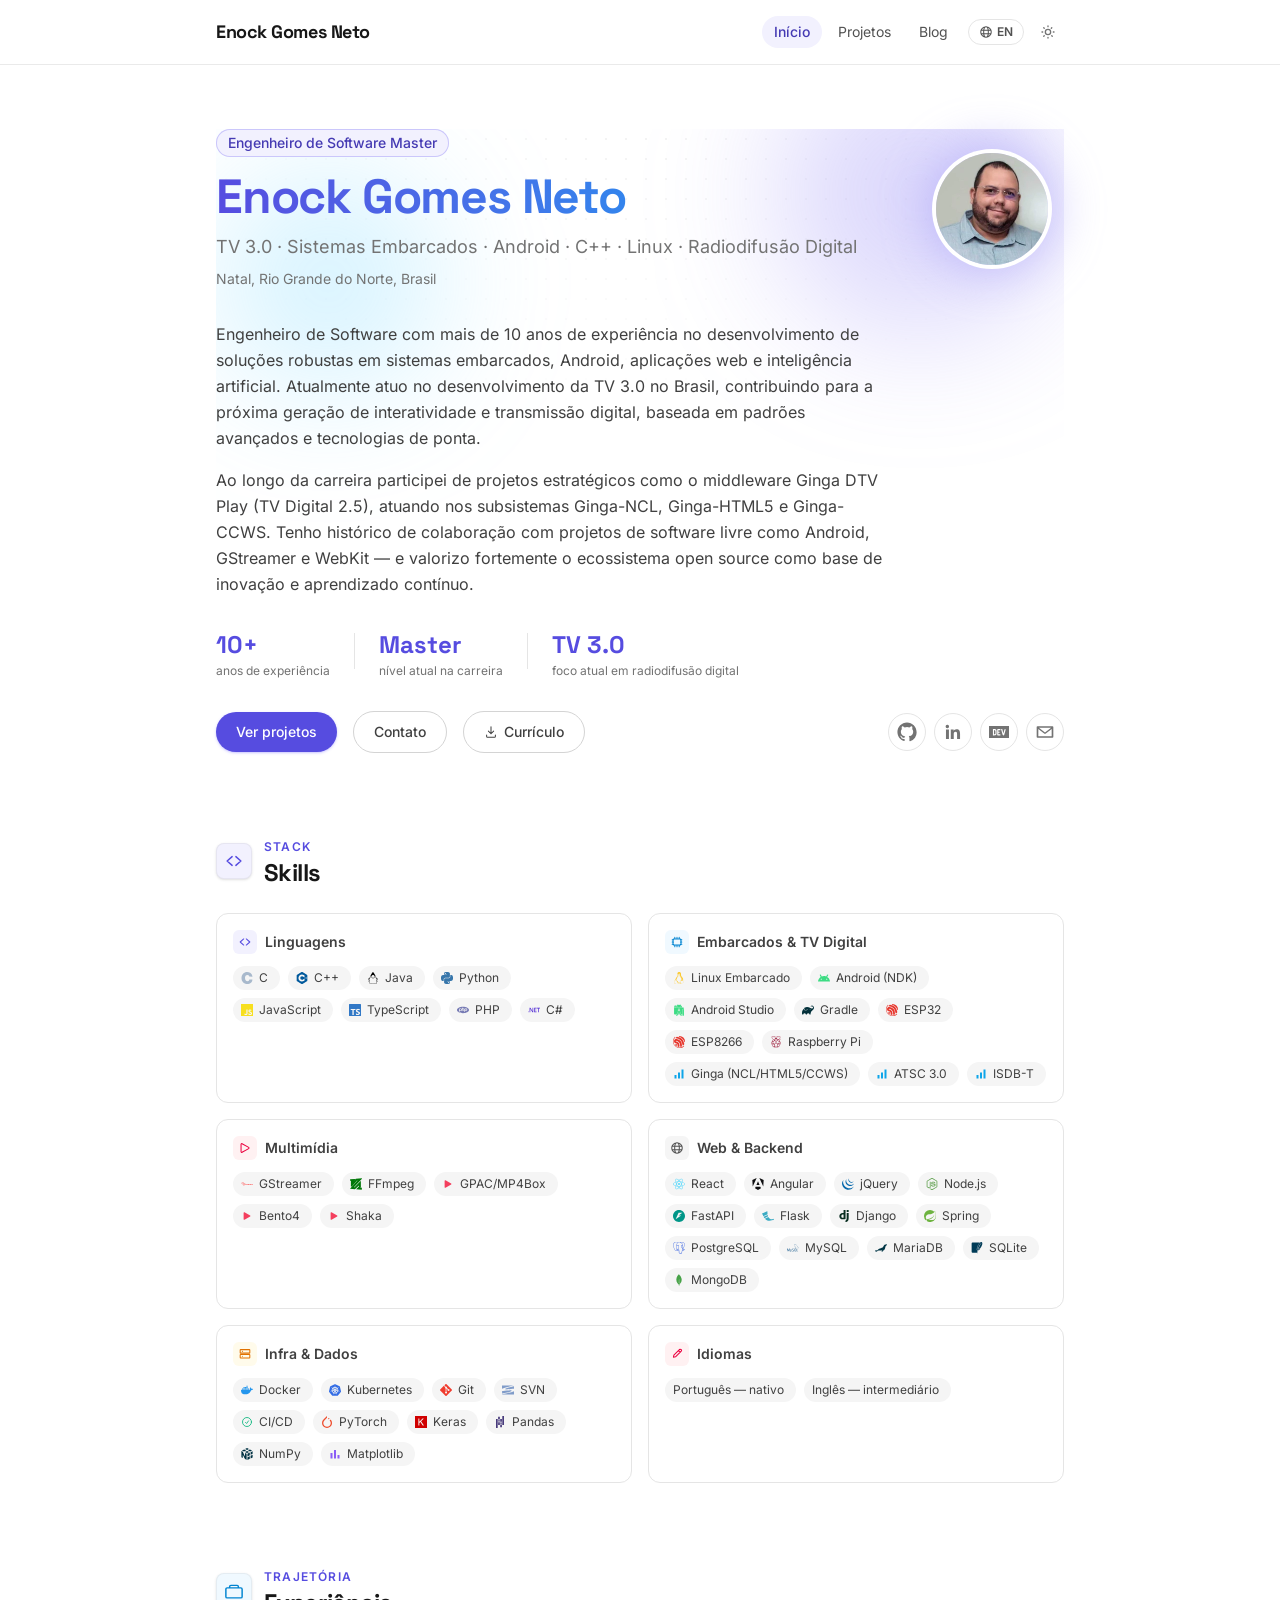
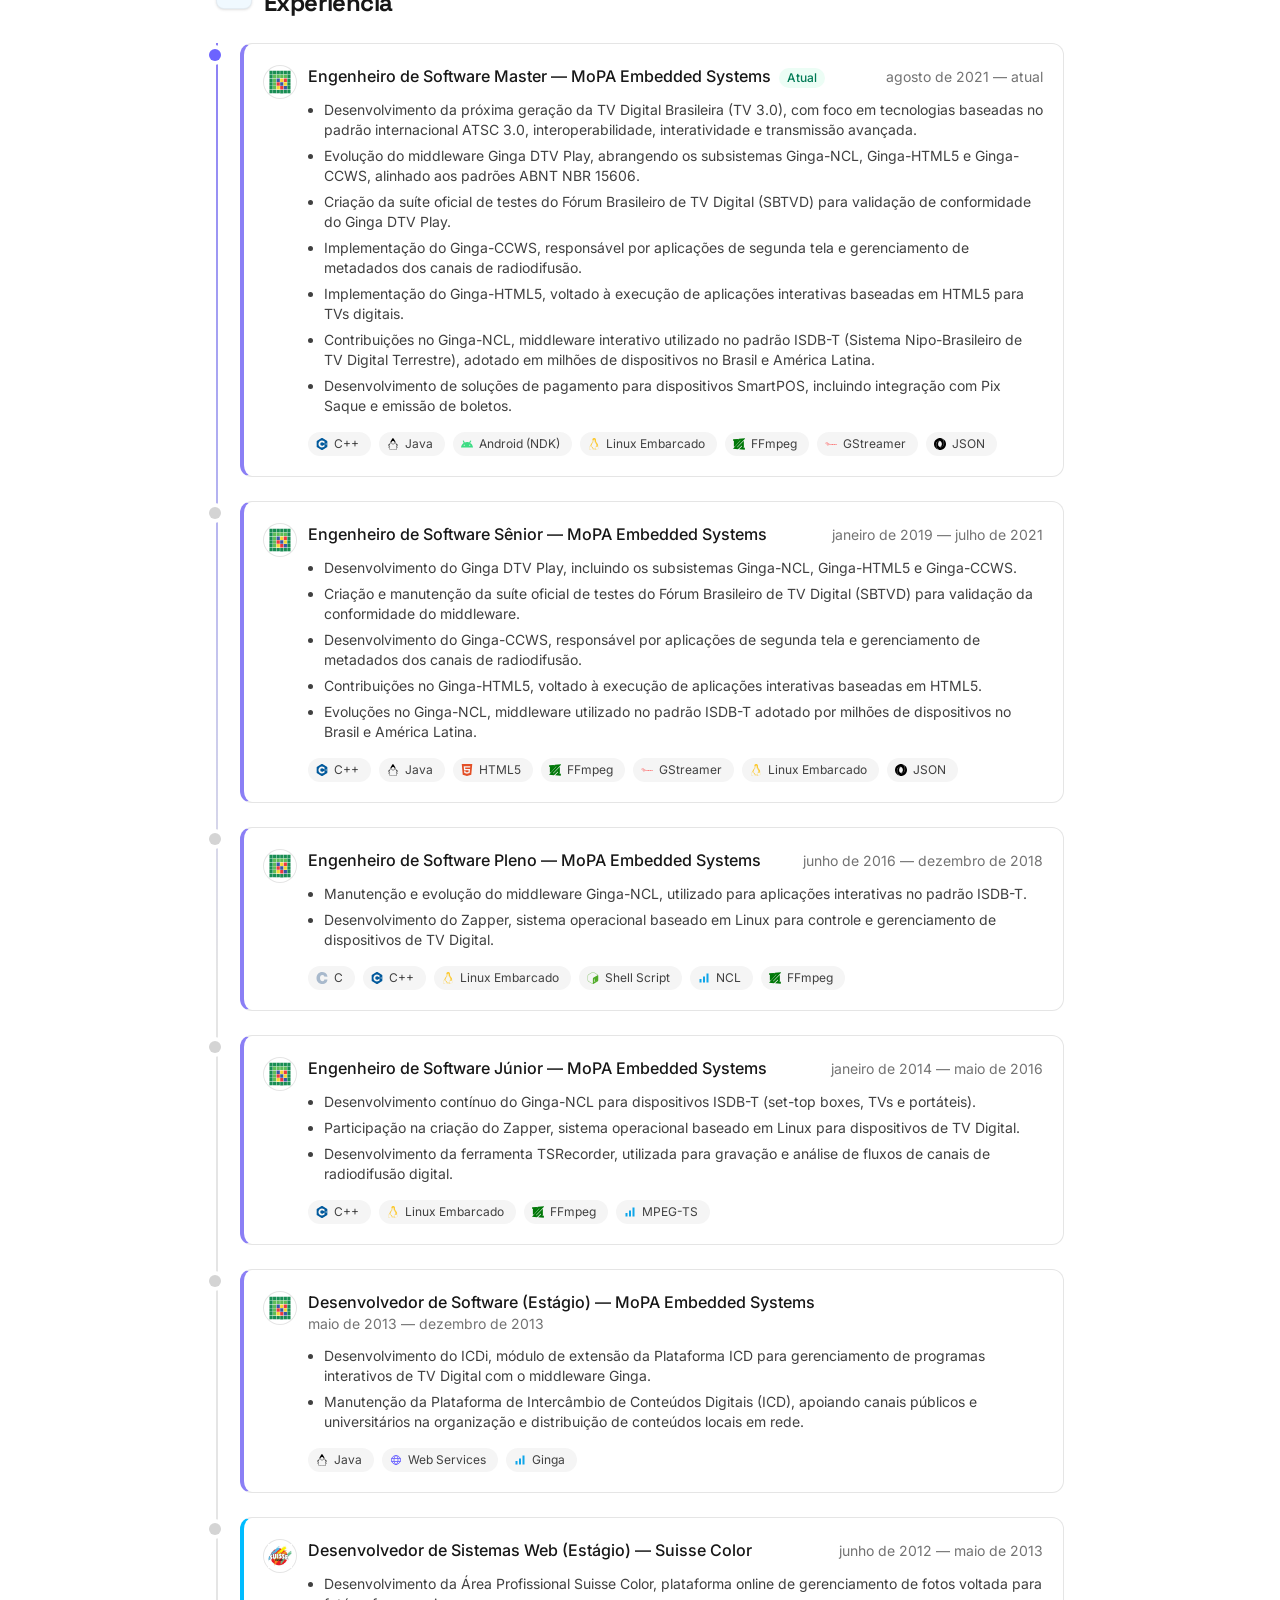
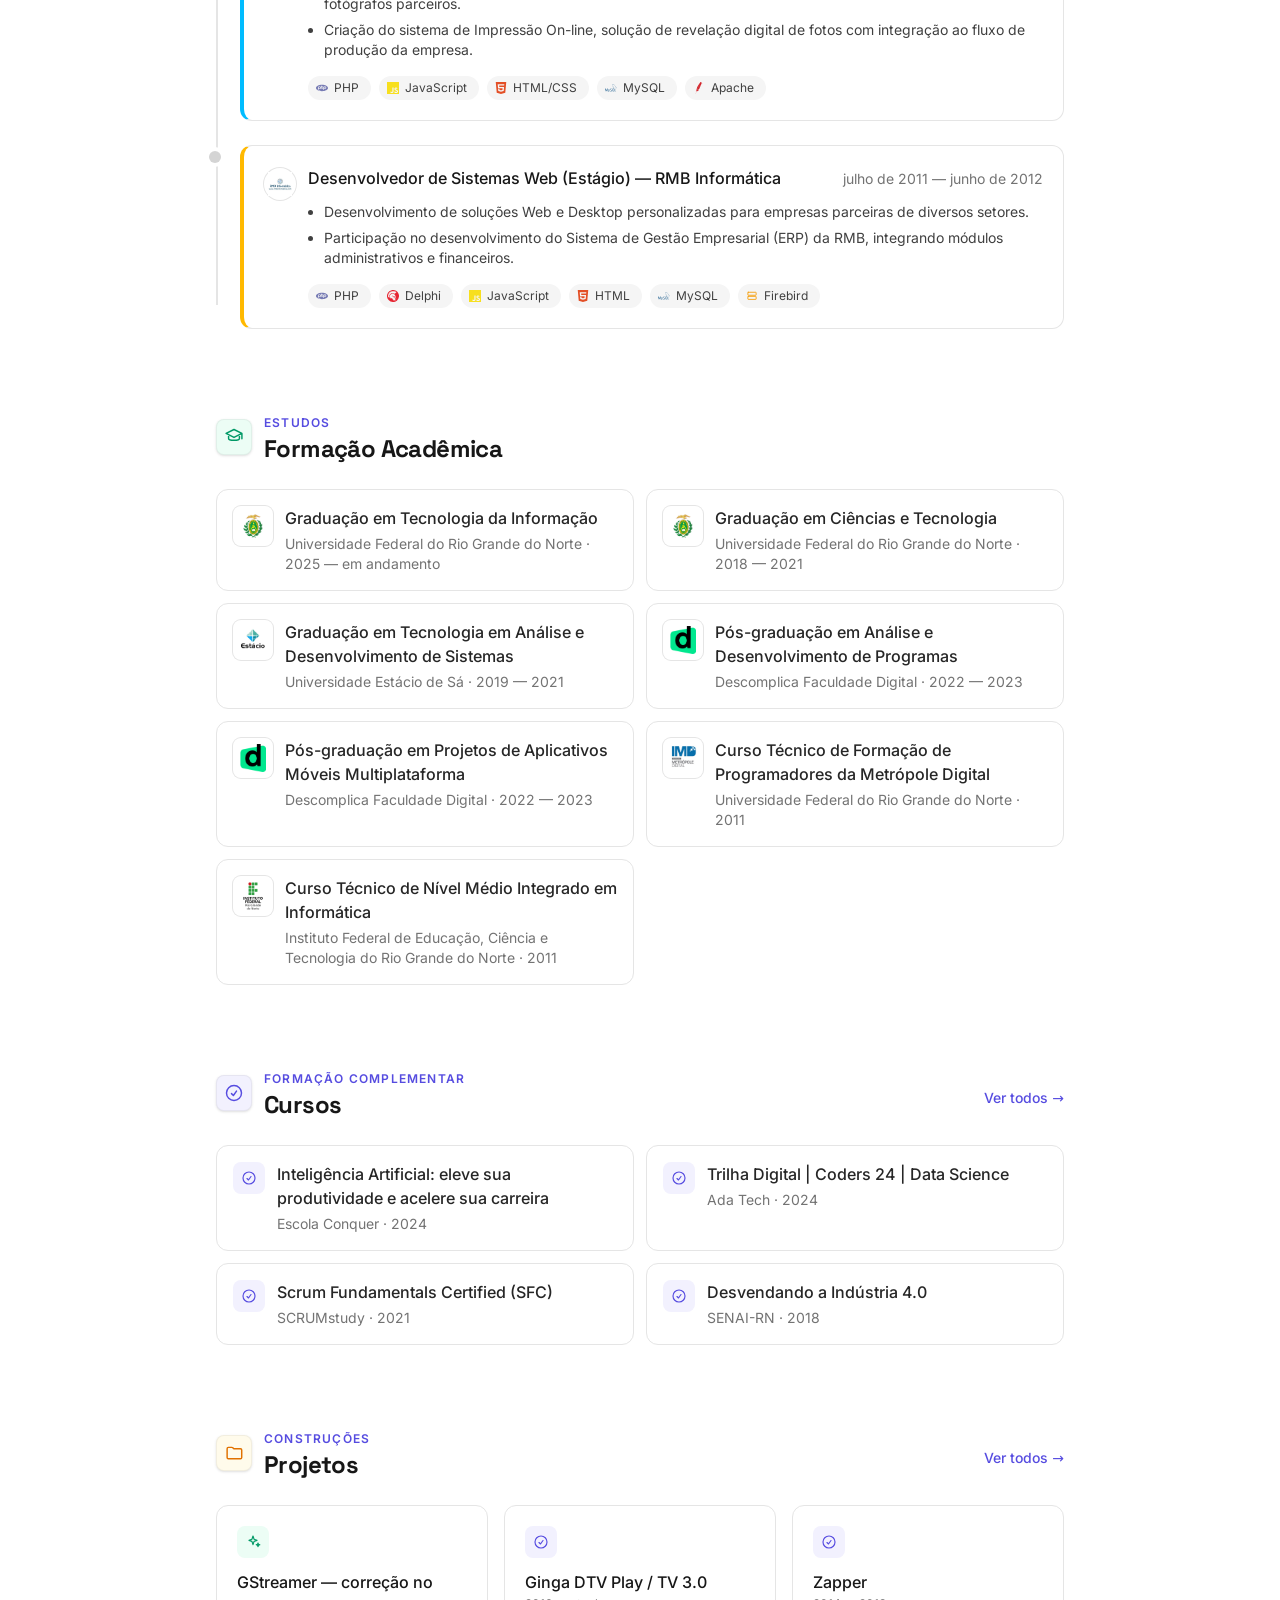
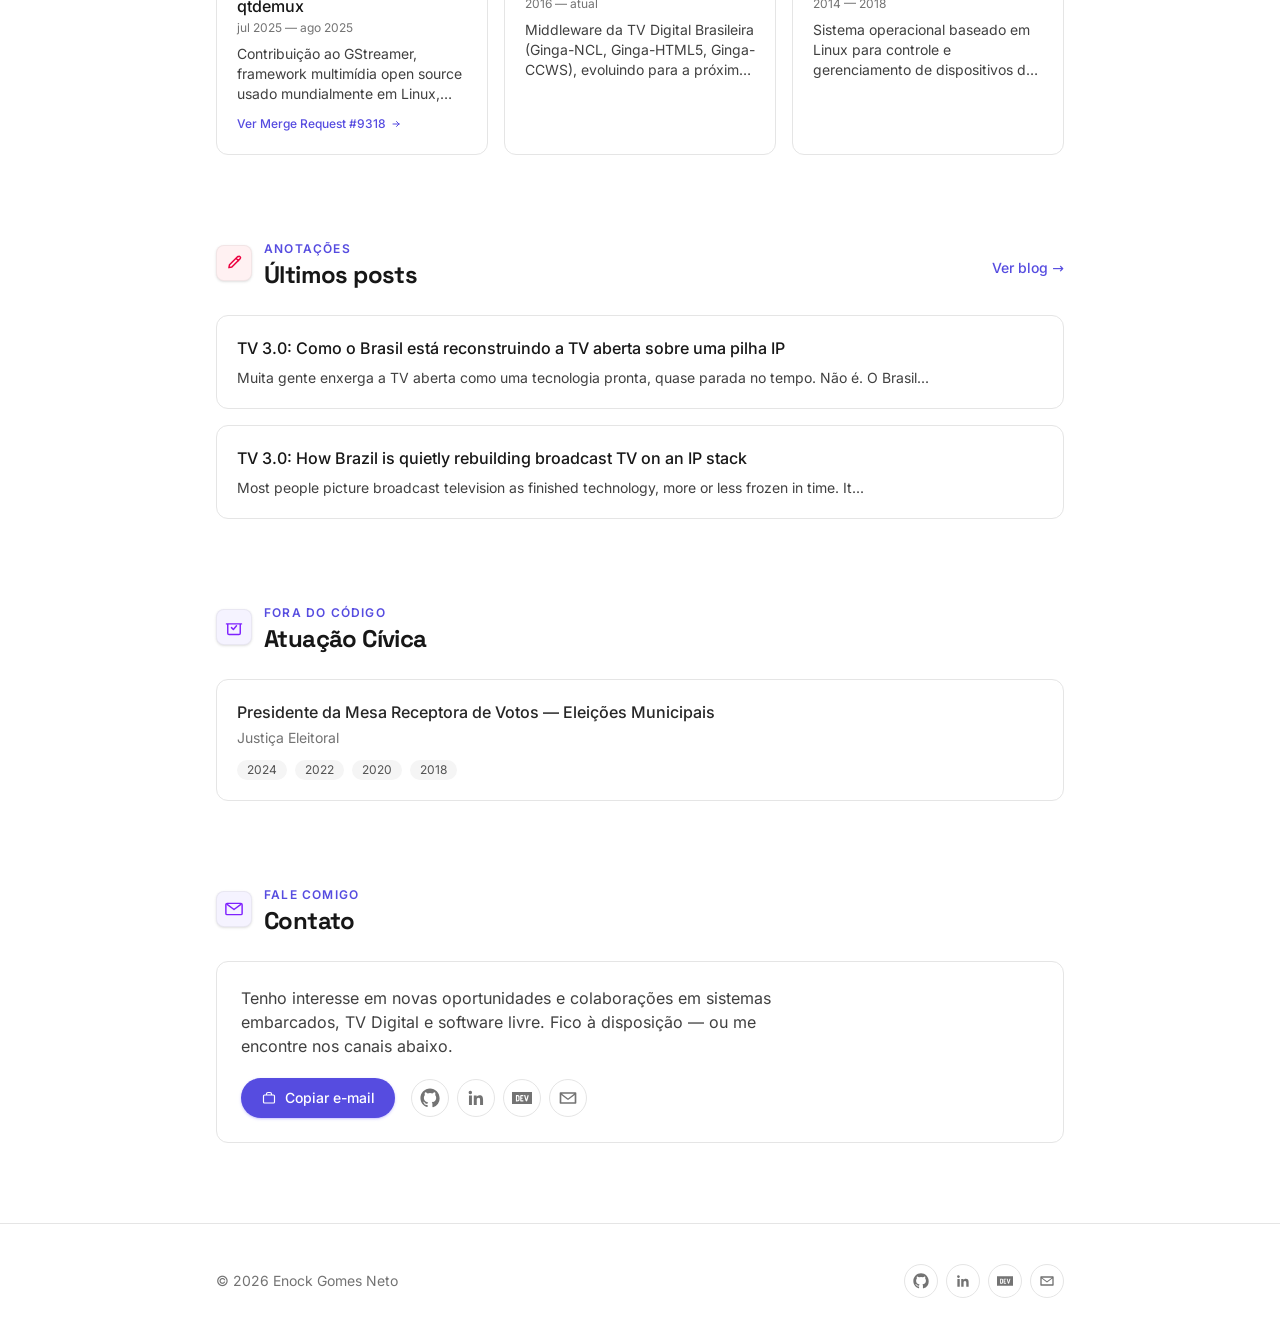
<file: index.html>
<!DOCTYPE html><html lang="pt-BR"><head><meta charset="utf-8"><link rel="icon" type="image/svg+xml" href="/favicon.svg"><link rel="icon" href="/favicon.ico" sizes="any"><link rel="apple-touch-icon" href="/apple-touch-icon.png"><link rel="manifest" href="/manifest.json"><meta name="theme-color" content="#6C63FF"><meta name="viewport" content="width=device-width, initial-scale=1"><meta name="generator" content="Astro v7.0.9"><title>Enock Gomes Neto — Engenheiro de Software Master</title><meta name="description" content="Engenheiro de Software com mais de 10 anos de experiência no desenvolvimento de soluções robustas em sistemas embarcados, Android, aplicações web e inteligência artificial. Atualmente atuo no desenvolvimento da TV 3.0 no Brasil, contribuindo para a próxima geração de interatividade e transmissão digital, baseada em padrões avançados e tecnologias de ponta."><link rel="canonical" href="https://enock.com.br/"><link rel="alternate" hreflang="pt-BR" href="https://enock.com.br/"><link rel="alternate" hreflang="en" href="https://enock.com.br/en/"><link rel="alternate" hreflang="x-default" href="https://enock.com.br/"><meta property="og:type" content="website"><meta property="og:title" content="Enock Gomes Neto — Engenheiro de Software Master"><meta property="og:description" content="Engenheiro de Software com mais de 10 anos de experiência no desenvolvimento de soluções robustas em sistemas embarcados, Android, aplicações web e inteligência artificial. Atualmente atuo no desenvolvimento da TV 3.0 no Brasil, contribuindo para a próxima geração de interatividade e transmissão digital, baseada em padrões avançados e tecnologias de ponta."><meta property="og:url" content="https://enock.com.br/"><meta property="og:image" content="https://enock.com.br/og-image.png"><meta property="og:image:width" content="1200"><meta property="og:image:height" content="630"><meta property="og:locale" content="pt_BR"><meta property="og:locale:alternate" content="en_US"><meta name="twitter:card" content="summary_large_image"><meta name="twitter:title" content="Enock Gomes Neto — Engenheiro de Software Master"><meta name="twitter:description" content="Engenheiro de Software com mais de 10 anos de experiência no desenvolvimento de soluções robustas em sistemas embarcados, Android, aplicações web e inteligência artificial. Atualmente atuo no desenvolvimento da TV 3.0 no Brasil, contribuindo para a próxima geração de interatividade e transmissão digital, baseada em padrões avançados e tecnologias de ponta."><meta name="twitter:image" content="https://enock.com.br/og-image.png"><script type="application/ld+json">{"@context":"https://schema.org","@type":"Person","name":"Enock Gomes Neto","jobTitle":"Engenheiro de Software Master","description":"Engenheiro de Software com mais de 10 anos de experiência no desenvolvimento de soluções robustas em sistemas embarcados, Android, aplicações web e inteligência artificial. Atualmente atuo no desenvolvimento da TV 3.0 no Brasil, contribuindo para a próxima geração de interatividade e transmissão digital, baseada em padrões avançados e tecnologias de ponta.","url":"https://enock.com.br","image":"https://enock.com.br/avatar.webp","knowsAbout":["TV 3.0","Radiodifusão Digital","Sistemas Embarcados","Middleware Ginga","ATSC 3.0","ISDB-T","Android (NDK)","C++","Linux Embarcado","GStreamer","FFmpeg","Inteligência Artificial"],"worksFor":{"@type":"Organization","name":"MoPA Embedded Systems"},"alumniOf":[{"@type":"EducationalOrganization","name":"Universidade Federal do Rio Grande do Norte"},{"@type":"EducationalOrganization","name":"Universidade Estácio de Sá"},{"@type":"EducationalOrganization","name":"Descomplica Faculdade Digital"},{"@type":"EducationalOrganization","name":"Instituto Federal de Educação, Ciência e Tecnologia do Rio Grande do Norte"}],"sameAs":["https://github.com/enocknt","https://www.linkedin.com/in/enocknt/","https://dev.to/enocknt"],"address":{"@type":"PostalAddress","addressLocality":"Natal","addressRegion":"RN","addressCountry":"BR"}}</script><script type="application/ld+json">{"@context":"https://schema.org","@type":"WebSite","name":"Enock Gomes Neto","url":"https://enock.com.br","inLanguage":"pt-BR","author":{"@type":"Person","name":"Enock Gomes Neto","url":"https://enock.com.br"}}</script><script>
      const stored = localStorage.getItem('theme');
      const prefersDark = window.matchMedia('(prefers-color-scheme: dark)').matches;
      if (stored === 'dark' || (!stored && prefersDark)) {
        document.documentElement.classList.add('dark');
      }
    </script><link rel="stylesheet" href="/_astro/Layout.2CP1ScpZ.css"></head><body class="bg-white text-neutral-900 antialiased dark:bg-neutral-950 dark:text-neutral-100 transition-colors"><a href="#main-content" class="sr-only focus:not-sr-only focus:fixed focus:top-4 focus:left-4 focus:z-50 focus:rounded-full focus:bg-accent-500 focus:px-5 focus:py-2.5 focus:text-sm focus:font-medium focus:text-white">Pular para o conteúdo</a><header class="sticky top-0 z-50 border-b border-neutral-200/80 bg-white/75 backdrop-blur-md dark:border-neutral-800/80 dark:bg-neutral-950/75"><div class="mx-auto flex max-w-4xl items-center justify-between px-6 py-4"><a href="/" class="shrink-0 font-display text-lg font-bold tracking-tight whitespace-nowrap"><span class="sm:hidden">Enock</span><span class="hidden sm:inline">Enock Gomes Neto</span></a><nav class="flex items-center gap-1 text-sm"><a href="/" class="rounded-full px-3 py-1.5 transition-colors bg-accent-50 font-medium text-accent-700 dark:bg-accent-900/30 dark:text-accent-300">Início</a><a href="/projetos" class="rounded-full px-3 py-1.5 transition-colors text-neutral-600 hover:bg-neutral-100 dark:text-neutral-400 dark:hover:bg-neutral-900">Projetos</a><a href="/blog" class="rounded-full px-3 py-1.5 transition-colors text-neutral-600 hover:bg-neutral-100 dark:text-neutral-400 dark:hover:bg-neutral-900">Blog</a><a href="/en/" class="ml-1 flex items-center gap-1 rounded-full border border-neutral-200 px-2.5 py-1 text-xs font-semibold text-neutral-600 transition-colors hover:border-accent-300 hover:text-accent-600 dark:border-neutral-800 dark:text-neutral-400 dark:hover:border-accent-800 dark:hover:text-accent-400"><svg xmlns="http://www.w3.org/2000/svg" viewBox="0 0 24 24" fill="none" stroke="currentColor" stroke-width="1.75" class="h-3.5 w-3.5"><path stroke-linecap="round" stroke-linejoin="round" d="M12 21a9 9 0 1 0 0-18 9 9 0 0 0 0 18Zm0 0c-2.2 0-4-4.03-4-9s1.8-9 4-9 4 4.03 4 9-1.8 9-4 9ZM3.3 9h17.4M3.3 15h17.4"></path></svg>EN</a><button id="theme-toggle" type="button" aria-label="Alternar tema" class="ml-1 cursor-pointer rounded-full p-2 text-neutral-500 hover:bg-neutral-100 dark:text-neutral-400 dark:hover:bg-neutral-900"><svg xmlns="http://www.w3.org/2000/svg" viewBox="0 0 24 24" fill="none" stroke="currentColor" stroke-width="2" class="h-4 w-4 dark:hidden"><path stroke-linecap="round" stroke-linejoin="round" d="M12 3v1m0 16v1m9-9h-1M4 12H3m15.36 6.36-.7-.7M6.34 6.34l-.7-.7m12.02 0-.7.7M6.34 17.66l-.7.7M16 12a4 4 0 1 1-8 0 4 4 0 0 1 8 0Z"></path></svg><svg xmlns="http://www.w3.org/2000/svg" viewBox="0 0 24 24" fill="none" stroke="currentColor" stroke-width="2" class="hidden h-4 w-4 dark:block"><path stroke-linecap="round" stroke-linejoin="round" d="M21 12.79A9 9 0 1 1 11.21 3 7 7 0 0 0 21 12.79Z"></path></svg></button></nav></div></header><script>
  document.getElementById('theme-toggle')?.addEventListener('click', () => {
    const isDark = document.documentElement.classList.toggle('dark');
    localStorage.setItem('theme', isDark ? 'dark' : 'light');
  });
</script><main id="main-content" class="mx-auto max-w-4xl px-6 py-12 sm:py-16"><section id="sobre" class="relative"><div class="pointer-events-none absolute inset-0 -z-10 overflow-hidden" aria-hidden="true"><div class="absolute inset-0 opacity-70 [background-image:radial-gradient(circle,rgba(0,0,0,0.07)_1px,transparent_1px)] [background-size:20px_20px] [mask-image:radial-gradient(ellipse_60%_50%_at_50%_0%,black,transparent)] dark:opacity-40 dark:[background-image:radial-gradient(circle,rgba(255,255,255,0.12)_1px,transparent_1px)]"></div><div class="animate-float-a absolute -top-20 right-0 h-72 w-72 rounded-full bg-accent-400/30 blur-3xl dark:bg-accent-600/20"></div><div class="animate-float-b absolute top-10 left-0 h-56 w-56 rounded-full bg-sky-300/30 blur-3xl dark:bg-sky-600/15"></div></div><div class="flex flex-col-reverse items-start gap-8 sm:flex-row sm:items-center"><div class="flex-1"><span class="inline-flex items-center rounded-full bg-accent-50 px-3 py-1 text-sm font-medium text-accent-700 ring-1 ring-inset ring-accent-200 dark:bg-accent-900/30 dark:text-accent-300 dark:ring-accent-800">Engenheiro de Software Master</span><h1 class="mt-4 bg-gradient-to-r from-accent-600 to-sky-500 bg-clip-text font-display text-4xl font-bold tracking-tight text-transparent dark:from-accent-400 dark:to-sky-400 sm:text-5xl">Enock Gomes Neto</h1><p class="mt-3 text-lg text-neutral-500 dark:text-neutral-400">TV 3.0 · Sistemas Embarcados · Android · C++ · Linux · Radiodifusão Digital</p><p class="mt-2 text-sm text-neutral-500 dark:text-neutral-400">Natal, Rio Grande do Norte, Brasil</p></div><div class="relative mr-2 shrink-0 sm:mr-4"><div class="absolute -inset-2 -z-10 rounded-full bg-accent-400/40 blur-xl" aria-hidden="true"></div><img src="/avatar.webp" alt="Enock Gomes Neto" width="112" height="112" fetchpriority="high" class="h-24 w-24 rounded-full ring-4 ring-white transition-transform duration-300 hover:scale-105 hover:rotate-2 dark:ring-neutral-900 sm:h-28 sm:w-28"></div></div><p class="mt-8 max-w-2xl leading-relaxed text-neutral-700 dark:text-neutral-300">Engenheiro de Software com mais de 10 anos de experiência no desenvolvimento de soluções robustas em sistemas embarcados, Android, aplicações web e inteligência artificial. Atualmente atuo no desenvolvimento da TV 3.0 no Brasil, contribuindo para a próxima geração de interatividade e transmissão digital, baseada em padrões avançados e tecnologias de ponta.</p><p class="mt-4 max-w-2xl leading-relaxed text-neutral-700 dark:text-neutral-300">Ao longo da carreira participei de projetos estratégicos como o middleware Ginga DTV Play (TV Digital 2.5), atuando nos subsistemas Ginga-NCL, Ginga-HTML5 e Ginga-CCWS. Tenho histórico de colaboração com projetos de software livre como Android, GStreamer e WebKit — e valorizo fortemente o ecossistema open source como base de inovação e aprendizado contínuo.</p><div class="mt-8 flex items-start gap-6"><div><p class="font-display text-2xl font-bold text-accent-600 dark:text-accent-400">10+</p><p class="mt-0.5 text-xs text-neutral-500 dark:text-neutral-400">anos de experiência</p></div><div class="mt-1 h-9 w-px bg-neutral-200 dark:bg-neutral-800" aria-hidden="true"></div><div><p class="font-display text-2xl font-bold text-accent-600 dark:text-accent-400">Master</p><p class="mt-0.5 text-xs text-neutral-500 dark:text-neutral-400">nível atual na carreira</p></div><div class="mt-1 h-9 w-px bg-neutral-200 dark:bg-neutral-800" aria-hidden="true"></div><div><p class="font-display text-2xl font-bold text-accent-600 dark:text-accent-400">TV 3.0</p><p class="mt-0.5 text-xs text-neutral-500 dark:text-neutral-400">foco atual em radiodifusão digital</p></div></div><div class="mt-8 flex flex-wrap items-center gap-4"><a href="/projetos" class="rounded-full bg-accent-600 px-5 py-2.5 text-sm font-medium text-white shadow-sm shadow-accent-500/30 transition-all hover:-translate-y-0.5 hover:bg-accent-700 hover:shadow-lg hover:shadow-accent-500/40">Ver projetos</a><button type="button" data-email-open data-email-user="enocknt" data-email-domain="gmail.com" class="cursor-pointer rounded-full border border-neutral-300 px-5 py-2.5 text-sm font-medium text-neutral-700 transition-all hover:-translate-y-0.5 hover:border-accent-400 hover:text-accent-600 dark:border-neutral-700 dark:text-neutral-300">Contato</button><a href="/resume-pt.pdf" target="_blank" rel="noopener" class="inline-flex items-center gap-1.5 rounded-full border border-neutral-300 px-5 py-2.5 text-sm font-medium text-neutral-700 transition-all hover:-translate-y-0.5 hover:border-accent-400 hover:text-accent-600 dark:border-neutral-700 dark:text-neutral-300"><svg xmlns="http://www.w3.org/2000/svg" viewBox="0 0 24 24" fill="none" stroke="currentColor" stroke-width="1.75" stroke-linecap="round" stroke-linejoin="round" class="h-3.5 w-3.5"><path d="M12 3v12m0 0 4.5-4.5M12 15l-4.5-4.5M4.5 17.25v2.25a1.5 1.5 0 0 0 1.5 1.5h12a1.5 1.5 0 0 0 1.5-1.5v-2.25"></path></svg>Currículo</a><div class="flex items-center gap-2 ml-auto"><a href="https://github.com/enocknt" target="_blank" rel="me noopener" aria-label="GitHub" class="flex cursor-pointer items-center justify-center rounded-full border border-neutral-200 p-2 text-neutral-500 transition-all hover:-translate-y-0.5 hover:scale-110 hover:border-accent-300 hover:bg-accent-50 hover:text-accent-600 dark:border-neutral-800 dark:text-neutral-400 dark:hover:border-accent-800 dark:hover:bg-accent-900/30 dark:hover:text-accent-400"><svg xmlns="http://www.w3.org/2000/svg" viewBox="0 0 24 24" fill="currentColor" class="h-5 w-5"><path d="M12 .5C5.65.5.5 5.65.5 12c0 5.09 3.29 9.4 7.86 10.93.57.1.78-.25.78-.55 0-.27-.01-1.17-.02-2.12-3.2.7-3.88-1.36-3.88-1.36-.52-1.34-1.28-1.7-1.28-1.7-1.04-.72.08-.7.08-.7 1.16.08 1.77 1.2 1.77 1.2 1.03 1.78 2.7 1.26 3.36.96.1-.75.4-1.26.73-1.55-2.55-.29-5.24-1.28-5.24-5.7 0-1.26.45-2.29 1.19-3.09-.12-.29-.52-1.46.11-3.05 0 0 .97-.31 3.18 1.18a11 11 0 0 1 5.8 0c2.2-1.49 3.17-1.18 3.17-1.18.63 1.6.23 2.76.11 3.05.74.8 1.19 1.83 1.19 3.09 0 4.43-2.7 5.4-5.27 5.69.42.36.78 1.08.78 2.18 0 1.57-.01 2.83-.01 3.22 0 .3.2.66.79.55A10.52 10.52 0 0 0 23.5 12C23.5 5.65 18.35.5 12 .5Z"></path></svg></a><a href="https://www.linkedin.com/in/enocknt/" target="_blank" rel="me noopener" aria-label="LinkedIn" class="flex cursor-pointer items-center justify-center rounded-full border border-neutral-200 p-2 text-neutral-500 transition-all hover:-translate-y-0.5 hover:scale-110 hover:border-accent-300 hover:bg-accent-50 hover:text-accent-600 dark:border-neutral-800 dark:text-neutral-400 dark:hover:border-accent-800 dark:hover:bg-accent-900/30 dark:hover:text-accent-400"><svg xmlns="http://www.w3.org/2000/svg" viewBox="0 0 24 24" fill="currentColor" class="h-5 w-5"><path d="M20.45 20.45h-3.56v-5.57c0-1.33-.03-3.04-1.85-3.04-1.86 0-2.14 1.45-2.14 2.94v5.67H9.34V9h3.42v1.56h.05c.48-.9 1.64-1.85 3.38-1.85 3.6 0 4.27 2.37 4.27 5.46v6.28ZM5.34 7.43a2.07 2.07 0 1 1 0-4.13 2.07 2.07 0 0 1 0 4.13ZM7.12 20.45H3.56V9h3.56v11.45Z"></path></svg></a><a href="https://dev.to/enocknt" target="_blank" rel="me noopener" aria-label="Blog" class="flex cursor-pointer items-center justify-center rounded-full border border-neutral-200 p-2 text-neutral-500 transition-all hover:-translate-y-0.5 hover:scale-110 hover:border-accent-300 hover:bg-accent-50 hover:text-accent-600 dark:border-neutral-800 dark:text-neutral-400 dark:hover:border-accent-800 dark:hover:bg-accent-900/30 dark:hover:text-accent-400"><svg xmlns="http://www.w3.org/2000/svg" viewBox="0 0 24 24" fill="currentColor" class="h-5 w-5"><path d="M7.42 10.05c-.18-.16-.46-.23-.84-.23H6l.02 2.44.04 2.45.56-.02c.41 0 .63-.07.83-.26.24-.24.26-.36.26-2.2 0-1.91-.02-1.96-.29-2.18zM0 4.94v14.12h24V4.94H0zM8.56 15.3c-.44.58-1.06.77-2.53.77H4.71V8.53h1.4c1.67 0 2.16.18 2.6.9.27.43.29.6.32 2.57.05 2.23-.02 2.73-.47 3.3zm5.09-5.47h-2.47v1.77h1.52v1.28l-.72.04-.75.03v1.77l1.22.03 1.2.04v1.28h-1.6c-1.53 0-1.6-.01-1.87-.3l-.3-.28v-3.16c0-3.02.01-3.18.25-3.48.23-.31.25-.31 1.88-.31h1.64v1.3zm4.68 5.45c-.17.43-.64.79-1 .79-.18 0-.45-.15-.67-.39-.32-.32-.45-.63-.82-2.08l-.9-3.39-.45-1.67h.76c.4 0 .75.02.75.05 0 .06 1.16 4.54 1.26 4.83.04.15.32-.7.73-2.3l.66-2.52.74-.04c.4-.02.73 0 .73.04 0 .14-1.67 6.38-1.8 6.68z"></path></svg></a><button type="button" aria-label="E-mail" data-email-open data-email-user="enocknt" data-email-domain="gmail.com" class="flex cursor-pointer items-center justify-center rounded-full border border-neutral-200 p-2 text-neutral-500 transition-all hover:-translate-y-0.5 hover:scale-110 hover:border-accent-300 hover:bg-accent-50 hover:text-accent-600 dark:border-neutral-800 dark:text-neutral-400 dark:hover:border-accent-800 dark:hover:bg-accent-900/30 dark:hover:text-accent-400"><svg xmlns="http://www.w3.org/2000/svg" viewBox="0 0 24 24" fill="currentColor" class="h-5 w-5"><path d="M3 5h18a1 1 0 0 1 1 1v12a1 1 0 0 1-1 1H3a1 1 0 0 1-1-1V6a1 1 0 0 1 1-1Zm1.7 2 7.3 5.5L19.3 7H4.7Zm-.7 1.4V17h16V8.4l-7.4 5.6a1 1 0 0 1-1.2 0L4 8.4Z"></path></svg></button></div></div></section><section id="skills" class="mt-20" data-reveal><div class="flex items-center gap-3"><span class="flex h-9 w-9 shrink-0 items-center justify-center rounded-lg shadow-sm ring-1 ring-inset ring-black/5 dark:ring-white/10 bg-accent-50 text-accent-600 dark:bg-accent-900/30 dark:text-accent-400"><svg xmlns="http://www.w3.org/2000/svg" viewBox="0 0 24 24" fill="none" stroke="currentColor" stroke-width="1.75" stroke-linecap="round" stroke-linejoin="round" class="h-5 w-5"><path d="M14.25 6.75 20.25 12l-6 5.25M9.75 6.75 3.75 12l6 5.25"></path></svg></span><div><span class="text-xs font-semibold uppercase tracking-widest text-accent-600 dark:text-accent-400">Stack</span><h2 class="font-display text-2xl font-bold tracking-tight">Skills</h2></div></div><div class="mt-6 grid gap-4 sm:grid-cols-2"><div class="rounded-xl border border-neutral-200 p-4 transition-colors hover:border-accent-200 dark:border-neutral-800 dark:hover:border-accent-800"><div class="flex items-center gap-2"><span class="flex h-6 w-6 items-center justify-center rounded-md bg-accent-50 text-accent-600 dark:bg-accent-900/30 dark:text-accent-400"><svg xmlns="http://www.w3.org/2000/svg" viewBox="0 0 24 24" fill="none" stroke="currentColor" stroke-width="1.75" stroke-linecap="round" stroke-linejoin="round" class="h-3.5 w-3.5"><path d="M14.25 6.75 20.25 12l-6 5.25M9.75 6.75 3.75 12l6 5.25"></path></svg></span><h3 class="text-sm font-semibold text-neutral-700 dark:text-neutral-300">Linguagens</h3></div><div class="mt-3 flex flex-wrap gap-2"><span class="inline-flex items-center gap-1.5 rounded-full bg-neutral-100 py-1 pl-2 pr-3 text-xs text-neutral-700 transition-colors hover:bg-accent-50 hover:text-accent-700 dark:bg-neutral-900 dark:text-neutral-300 dark:hover:bg-accent-900/30 dark:hover:text-accent-300"><svg xmlns="http://www.w3.org/2000/svg" viewBox="0 0 24 24" fill="#A8B9CC" class="h-3 w-3 shrink-0"><path d="M16.5921 9.1962s-.354-3.298-3.627-3.39c-3.2741-.09-4.9552 2.474-4.9552 6.14 0 3.6651 1.858 6.5972 5.0451 6.5972 3.184 0 3.5381-3.665 3.5381-3.665l6.1041.365s.36 3.31-2.196 5.836c-2.552 2.5241-5.6901 2.9371-7.8762 2.9201-2.19-.017-5.2261.034-8.1602-2.97-2.938-3.0101-3.436-5.9302-3.436-8.8002 0-2.8701.556-6.6702 4.047-9.5502C7.444.72 9.849 0 12.254 0c10.0422 0 10.7172 9.2602 10.7172 9.2602z"></path></svg>C</span><span class="inline-flex items-center gap-1.5 rounded-full bg-neutral-100 py-1 pl-2 pr-3 text-xs text-neutral-700 transition-colors hover:bg-accent-50 hover:text-accent-700 dark:bg-neutral-900 dark:text-neutral-300 dark:hover:bg-accent-900/30 dark:hover:text-accent-300"><svg xmlns="http://www.w3.org/2000/svg" viewBox="0 0 24 24" fill="#00599C" class="h-3 w-3 shrink-0"><path d="M22.394 6c-.167-.29-.398-.543-.652-.69L12.926.22c-.509-.294-1.34-.294-1.848 0L2.26 5.31c-.508.293-.923 1.013-.923 1.6v10.18c0 .294.104.62.271.91.167.29.398.543.652.69l8.816 5.09c.508.293 1.34.293 1.848 0l8.816-5.09c.254-.147.485-.4.652-.69.167-.29.27-.616.27-.91V6.91c.003-.294-.1-.62-.268-.91zM12 19.11c-3.92 0-7.109-3.19-7.109-7.11 0-3.92 3.19-7.11 7.11-7.11a7.133 7.133 0 016.156 3.553l-3.076 1.78a3.567 3.567 0 00-3.08-1.78A3.56 3.56 0 008.444 12 3.56 3.56 0 0012 15.555a3.57 3.57 0 003.08-1.778l3.078 1.78A7.135 7.135 0 0112 19.11zm7.11-6.715h-.79v.79h-.79v-.79h-.79v-.79h.79v-.79h.79v.79h.79zm2.962 0h-.79v.79h-.79v-.79h-.79v-.79h.79v-.79h.79v.79h.79z"></path></svg>C++</span><span class="inline-flex items-center gap-1.5 rounded-full bg-neutral-100 py-1 pl-2 pr-3 text-xs text-neutral-700 transition-colors hover:bg-accent-50 hover:text-accent-700 dark:bg-neutral-900 dark:text-neutral-300 dark:hover:bg-accent-900/30 dark:hover:text-accent-300"><svg xmlns="http://www.w3.org/2000/svg" viewBox="0 0 24 24" fill="#000000" class="h-3 w-3 shrink-0 dark:hidden"><path d="M11.915 0 11.7.215C9.515 2.4 7.47 6.39 6.046 10.483c-1.064 1.024-3.633 2.81-3.711 3.551-.093.87 1.746 2.611 1.55 3.235-.198.625-1.304 1.408-1.014 1.939.1.188.823.011 1.277-.491a13.389 13.389 0 0 0-.017 2.14c.076.906.27 1.668.643 2.232.372.563.956.911 1.667.911.397 0 .727-.114 1.024-.264.298-.149.571-.33.91-.5.68-.34 1.634-.666 3.53-.604 1.903.062 2.872.39 3.559.704.687.314 1.15.664 1.925.664.767 0 1.395-.336 1.807-.9.412-.563.631-1.33.72-2.24.06-.623.055-1.32 0-2.066.454.45 1.117.604 1.213.424.29-.53-.816-1.314-1.013-1.937-.198-.624 1.642-2.366 1.549-3.236-.08-.748-2.707-2.568-3.748-3.586C16.428 6.374 14.308 2.394 12.13.215zm.175 6.038a2.95 2.95 0 0 1 2.943 2.942 2.95 2.95 0 0 1-2.943 2.943A2.95 2.95 0 0 1 9.148 8.98a2.95 2.95 0 0 1 2.942-2.942zM8.685 7.983a3.515 3.515 0 0 0-.145.997c0 1.951 1.6 3.55 3.55 3.55 1.95 0 3.55-1.598 3.55-3.55 0-.329-.046-.648-.132-.951.334.095.64.208.915.336a42.699 42.699 0 0 1 2.042 5.829c.678 2.545 1.01 4.92.846 6.607-.082.844-.29 1.51-.606 1.94-.315.431-.713.651-1.315.651-.593 0-.932-.27-1.673-.61-.741-.338-1.825-.694-3.792-.758-1.974-.064-3.073.293-3.821.669-.375.188-.659.373-.911.5s-.466.2-.752.2c-.53 0-.876-.209-1.16-.64-.285-.43-.474-1.101-.545-1.948-.141-1.693.176-4.069.823-6.614a43.155 43.155 0 0 1 1.934-5.783c.348-.167.749-.31 1.192-.425zm-3.382 4.362a.216.216 0 0 1 .13.031c-.166.56-.323 1.116-.463 1.665a33.849 33.849 0 0 0-.547 2.555 3.9 3.9 0 0 0-.2-.39c-.58-1.012-.914-1.642-1.16-2.08.315-.24 1.679-1.755 2.24-1.781zm13.394.01c.562.027 1.926 1.543 2.24 1.783-.246.438-.58 1.068-1.16 2.08a4.428 4.428 0 0 0-.163.309 32.354 32.354 0 0 0-.562-2.49 40.579 40.579 0 0 0-.482-1.652.216.216 0 0 1 .127-.03z"></path></svg><svg xmlns="http://www.w3.org/2000/svg" viewBox="0 0 24 24" fill="#8c8c8c" class="hidden h-3 w-3 shrink-0 dark:block"><path d="M11.915 0 11.7.215C9.515 2.4 7.47 6.39 6.046 10.483c-1.064 1.024-3.633 2.81-3.711 3.551-.093.87 1.746 2.611 1.55 3.235-.198.625-1.304 1.408-1.014 1.939.1.188.823.011 1.277-.491a13.389 13.389 0 0 0-.017 2.14c.076.906.27 1.668.643 2.232.372.563.956.911 1.667.911.397 0 .727-.114 1.024-.264.298-.149.571-.33.91-.5.68-.34 1.634-.666 3.53-.604 1.903.062 2.872.39 3.559.704.687.314 1.15.664 1.925.664.767 0 1.395-.336 1.807-.9.412-.563.631-1.33.72-2.24.06-.623.055-1.32 0-2.066.454.45 1.117.604 1.213.424.29-.53-.816-1.314-1.013-1.937-.198-.624 1.642-2.366 1.549-3.236-.08-.748-2.707-2.568-3.748-3.586C16.428 6.374 14.308 2.394 12.13.215zm.175 6.038a2.95 2.95 0 0 1 2.943 2.942 2.95 2.95 0 0 1-2.943 2.943A2.95 2.95 0 0 1 9.148 8.98a2.95 2.95 0 0 1 2.942-2.942zM8.685 7.983a3.515 3.515 0 0 0-.145.997c0 1.951 1.6 3.55 3.55 3.55 1.95 0 3.55-1.598 3.55-3.55 0-.329-.046-.648-.132-.951.334.095.64.208.915.336a42.699 42.699 0 0 1 2.042 5.829c.678 2.545 1.01 4.92.846 6.607-.082.844-.29 1.51-.606 1.94-.315.431-.713.651-1.315.651-.593 0-.932-.27-1.673-.61-.741-.338-1.825-.694-3.792-.758-1.974-.064-3.073.293-3.821.669-.375.188-.659.373-.911.5s-.466.2-.752.2c-.53 0-.876-.209-1.16-.64-.285-.43-.474-1.101-.545-1.948-.141-1.693.176-4.069.823-6.614a43.155 43.155 0 0 1 1.934-5.783c.348-.167.749-.31 1.192-.425zm-3.382 4.362a.216.216 0 0 1 .13.031c-.166.56-.323 1.116-.463 1.665a33.849 33.849 0 0 0-.547 2.555 3.9 3.9 0 0 0-.2-.39c-.58-1.012-.914-1.642-1.16-2.08.315-.24 1.679-1.755 2.24-1.781zm13.394.01c.562.027 1.926 1.543 2.24 1.783-.246.438-.58 1.068-1.16 2.08a4.428 4.428 0 0 0-.163.309 32.354 32.354 0 0 0-.562-2.49 40.579 40.579 0 0 0-.482-1.652.216.216 0 0 1 .127-.03z"></path></svg>Java</span><span class="inline-flex items-center gap-1.5 rounded-full bg-neutral-100 py-1 pl-2 pr-3 text-xs text-neutral-700 transition-colors hover:bg-accent-50 hover:text-accent-700 dark:bg-neutral-900 dark:text-neutral-300 dark:hover:bg-accent-900/30 dark:hover:text-accent-300"><svg xmlns="http://www.w3.org/2000/svg" viewBox="0 0 24 24" fill="#3776AB" class="h-3 w-3 shrink-0"><path d="M14.25.18l.9.2.73.26.59.3.45.32.34.34.25.34.16.33.1.3.04.26.02.2-.01.13V8.5l-.05.63-.13.55-.21.46-.26.38-.3.31-.33.25-.35.19-.35.14-.33.1-.3.07-.26.04-.21.02H8.77l-.69.05-.59.14-.5.22-.41.27-.33.32-.27.35-.2.36-.15.37-.1.35-.07.32-.04.27-.02.21v3.06H3.17l-.21-.03-.28-.07-.32-.12-.35-.18-.36-.26-.36-.36-.35-.46-.32-.59-.28-.73-.21-.88-.14-1.05-.05-1.23.06-1.22.16-1.04.24-.87.32-.71.36-.57.4-.44.42-.33.42-.24.4-.16.36-.1.32-.05.24-.01h.16l.06.01h8.16v-.83H6.18l-.01-2.75-.02-.37.05-.34.11-.31.17-.28.25-.26.31-.23.38-.2.44-.18.51-.15.58-.12.64-.1.71-.06.77-.04.84-.02 1.27.05zm-6.3 1.98l-.23.33-.08.41.08.41.23.34.33.22.41.09.41-.09.33-.22.23-.34.08-.41-.08-.41-.23-.33-.33-.22-.41-.09-.41.09zm13.09 3.95l.28.06.32.12.35.18.36.27.36.35.35.47.32.59.28.73.21.88.14 1.04.05 1.23-.06 1.23-.16 1.04-.24.86-.32.71-.36.57-.4.45-.42.33-.42.24-.4.16-.36.09-.32.05-.24.02-.16-.01h-8.22v.82h5.84l.01 2.76.02.36-.05.34-.11.31-.17.29-.25.25-.31.24-.38.2-.44.17-.51.15-.58.13-.64.09-.71.07-.77.04-.84.01-1.27-.04-1.07-.14-.9-.2-.73-.25-.59-.3-.45-.33-.34-.34-.25-.34-.16-.33-.1-.3-.04-.25-.02-.2.01-.13v-5.34l.05-.64.13-.54.21-.46.26-.38.3-.32.33-.24.35-.2.35-.14.33-.1.3-.06.26-.04.21-.02.13-.01h5.84l.69-.05.59-.14.5-.21.41-.28.33-.32.27-.35.2-.36.15-.36.1-.35.07-.32.04-.28.02-.21V6.07h2.09l.14.01zm-6.47 14.25l-.23.33-.08.41.08.41.23.33.33.23.41.08.41-.08.33-.23.23-.33.08-.41-.08-.41-.23-.33-.33-.23-.41-.08-.41.08z"></path></svg>Python</span><span class="inline-flex items-center gap-1.5 rounded-full bg-neutral-100 py-1 pl-2 pr-3 text-xs text-neutral-700 transition-colors hover:bg-accent-50 hover:text-accent-700 dark:bg-neutral-900 dark:text-neutral-300 dark:hover:bg-accent-900/30 dark:hover:text-accent-300"><svg xmlns="http://www.w3.org/2000/svg" viewBox="0 0 24 24" fill="#F7DF1E" class="h-3 w-3 shrink-0"><path d="M0 0h24v24H0V0zm22.034 18.276c-.175-1.095-.888-2.015-3.003-2.873-.736-.345-1.554-.585-1.797-1.14-.091-.33-.105-.51-.046-.705.15-.646.915-.84 1.515-.66.39.12.75.42.976.9 1.034-.676 1.034-.676 1.755-1.125-.27-.42-.404-.601-.586-.78-.63-.705-1.469-1.065-2.834-1.034l-.705.089c-.676.165-1.32.525-1.71 1.005-1.14 1.291-.811 3.541.569 4.471 1.365 1.02 3.361 1.244 3.616 2.205.24 1.17-.87 1.545-1.966 1.41-.811-.18-1.26-.586-1.755-1.336l-1.83 1.051c.21.48.45.689.81 1.109 1.74 1.756 6.09 1.666 6.871-1.004.029-.09.24-.705.074-1.65l.046.067zm-8.983-7.245h-2.248c0 1.938-.009 3.864-.009 5.805 0 1.232.063 2.363-.138 2.711-.33.689-1.18.601-1.566.48-.396-.196-.597-.466-.83-.855-.063-.105-.11-.196-.127-.196l-1.825 1.125c.305.63.75 1.172 1.324 1.517.855.51 2.004.675 3.207.405.783-.226 1.458-.691 1.811-1.411.51-.93.402-2.07.397-3.346.012-2.054 0-4.109 0-6.179l.004-.056z"></path></svg>JavaScript</span><span class="inline-flex items-center gap-1.5 rounded-full bg-neutral-100 py-1 pl-2 pr-3 text-xs text-neutral-700 transition-colors hover:bg-accent-50 hover:text-accent-700 dark:bg-neutral-900 dark:text-neutral-300 dark:hover:bg-accent-900/30 dark:hover:text-accent-300"><svg xmlns="http://www.w3.org/2000/svg" viewBox="0 0 24 24" fill="#3178C6" class="h-3 w-3 shrink-0"><path d="M1.125 0C.502 0 0 .502 0 1.125v21.75C0 23.498.502 24 1.125 24h21.75c.623 0 1.125-.502 1.125-1.125V1.125C24 .502 23.498 0 22.875 0zm17.363 9.75c.612 0 1.154.037 1.627.111a6.38 6.38 0 0 1 1.306.34v2.458a3.95 3.95 0 0 0-.643-.361 5.093 5.093 0 0 0-.717-.26 5.453 5.453 0 0 0-1.426-.2c-.3 0-.573.028-.819.086a2.1 2.1 0 0 0-.623.242c-.17.104-.3.229-.393.374a.888.888 0 0 0-.14.49c0 .196.053.373.156.529.104.156.252.304.443.444s.423.276.696.41c.273.135.582.274.926.416.47.197.892.407 1.266.628.374.222.695.473.963.753.268.279.472.598.614.957.142.359.214.776.214 1.253 0 .657-.125 1.21-.373 1.656a3.033 3.033 0 0 1-1.012 1.085 4.38 4.38 0 0 1-1.487.596c-.566.12-1.163.18-1.79.18a9.916 9.916 0 0 1-1.84-.164 5.544 5.544 0 0 1-1.512-.493v-2.63a5.033 5.033 0 0 0 3.237 1.2c.333 0 .624-.03.872-.09.249-.06.456-.144.623-.25.166-.108.29-.234.373-.38a1.023 1.023 0 0 0-.074-1.089 2.12 2.12 0 0 0-.537-.5 5.597 5.597 0 0 0-.807-.444 27.72 27.72 0 0 0-1.007-.436c-.918-.383-1.602-.852-2.053-1.405-.45-.553-.676-1.222-.676-2.005 0-.614.123-1.141.369-1.582.246-.441.58-.804 1.004-1.089a4.494 4.494 0 0 1 1.47-.629 7.536 7.536 0 0 1 1.77-.201zm-15.113.188h9.563v2.166H9.506v9.646H6.789v-9.646H3.375z"></path></svg>TypeScript</span><span class="inline-flex items-center gap-1.5 rounded-full bg-neutral-100 py-1 pl-2 pr-3 text-xs text-neutral-700 transition-colors hover:bg-accent-50 hover:text-accent-700 dark:bg-neutral-900 dark:text-neutral-300 dark:hover:bg-accent-900/30 dark:hover:text-accent-300"><svg xmlns="http://www.w3.org/2000/svg" viewBox="0 0 24 24" fill="#777BB4" class="h-3 w-3 shrink-0"><path d="M7.01 10.207h-.944l-.515 2.648h.838c.556 0 .97-.105 1.242-.314.272-.21.455-.559.55-1.049.092-.47.05-.802-.124-.995-.175-.193-.523-.29-1.047-.29zM12 5.688C5.373 5.688 0 8.514 0 12s5.373 6.313 12 6.313S24 15.486 24 12c0-3.486-5.373-6.312-12-6.312zm-3.26 7.451c-.261.25-.575.438-.917.551-.336.108-.765.164-1.285.164H5.357l-.327 1.681H3.652l1.23-6.326h2.65c.797 0 1.378.209 1.744.628.366.418.476 1.002.33 1.752a2.836 2.836 0 0 1-.305.847c-.143.255-.33.49-.561.703zm4.024.715l.543-2.799c.063-.318.039-.536-.068-.651-.107-.116-.336-.174-.687-.174H11.46l-.704 3.625H9.388l1.23-6.327h1.367l-.327 1.682h1.218c.767 0 1.295.134 1.586.401s.378.7.263 1.299l-.572 2.944h-1.389zm7.597-2.265a2.782 2.782 0 0 1-.305.847c-.143.255-.33.49-.561.703a2.44 2.44 0 0 1-.917.551c-.336.108-.765.164-1.286.164h-1.18l-.327 1.682h-1.378l1.23-6.326h2.649c.797 0 1.378.209 1.744.628.366.417.477 1.001.331 1.751zM17.766 10.207h-.943l-.516 2.648h.838c.557 0 .971-.105 1.242-.314.272-.21.455-.559.551-1.049.092-.47.049-.802-.125-.995s-.524-.29-1.047-.29z"></path></svg>PHP</span><span class="inline-flex items-center gap-1.5 rounded-full bg-neutral-100 py-1 pl-2 pr-3 text-xs text-neutral-700 transition-colors hover:bg-accent-50 hover:text-accent-700 dark:bg-neutral-900 dark:text-neutral-300 dark:hover:bg-accent-900/30 dark:hover:text-accent-300"><svg xmlns="http://www.w3.org/2000/svg" viewBox="0 0 24 24" fill="#512BD4" class="h-3 w-3 shrink-0"><path d="M24 8.77h-2.468v7.565h-1.425V8.77h-2.462V7.53H24zm-6.852 7.565h-4.821V7.53h4.63v1.24h-3.205v2.494h2.953v1.234h-2.953v2.604h3.396zm-6.708 0H8.882L4.78 9.863a2.896 2.896 0 0 1-.258-.51h-.036c.032.189.048.592.048 1.21v5.772H3.157V7.53h1.659l3.965 6.32c.167.261.275.442.323.54h.024c-.04-.233-.06-.629-.06-1.185V7.529h1.372zm-8.703-.693a.868.829 0 0 1-.869.829.868.829 0 0 1-.868-.83.868.829 0 0 1 .868-.828.868.829 0 0 1 .869.829Z"></path></svg>C#</span></div></div><div class="rounded-xl border border-neutral-200 p-4 transition-colors hover:border-accent-200 dark:border-neutral-800 dark:hover:border-accent-800"><div class="flex items-center gap-2"><span class="flex h-6 w-6 items-center justify-center rounded-md bg-sky-50 text-sky-600 dark:bg-sky-900/30 dark:text-sky-400"><svg xmlns="http://www.w3.org/2000/svg" viewBox="0 0 24 24" fill="none" stroke="currentColor" stroke-width="1.75" stroke-linecap="round" stroke-linejoin="round" class="h-3.5 w-3.5"><path d="M8.25 3.75v2.25m3.75-2.25v2.25m3.75-2.25v2.25M8.25 18v2.25m3.75-2.25v2.25m3.75-2.25v2.25M3.75 8.25H6m-2.25 3.75H6m-2.25 3.75H6M18 8.25h2.25M18 12h2.25M18 15.75h2.25M6.75 6.75h10.5a1.5 1.5 0 0 1 1.5 1.5v7.5a1.5 1.5 0 0 1-1.5 1.5H6.75a1.5 1.5 0 0 1-1.5-1.5v-7.5a1.5 1.5 0 0 1 1.5-1.5Z"></path></svg></span><h3 class="text-sm font-semibold text-neutral-700 dark:text-neutral-300">Embarcados &amp; TV Digital</h3></div><div class="mt-3 flex flex-wrap gap-2"><span class="inline-flex items-center gap-1.5 rounded-full bg-neutral-100 py-1 pl-2 pr-3 text-xs text-neutral-700 transition-colors hover:bg-accent-50 hover:text-accent-700 dark:bg-neutral-900 dark:text-neutral-300 dark:hover:bg-accent-900/30 dark:hover:text-accent-300"><svg xmlns="http://www.w3.org/2000/svg" viewBox="0 0 24 24" fill="#FCC624" class="h-3 w-3 shrink-0"><path d="M12.504 0c-.155 0-.315.008-.48.021-4.226.333-3.105 4.807-3.17 6.298-.076 1.092-.3 1.953-1.05 3.02-.885 1.051-2.127 2.75-2.716 4.521-.278.832-.41 1.684-.287 2.489a.424.424 0 00-.11.135c-.26.268-.45.6-.663.839-.199.199-.485.267-.797.4-.313.136-.658.269-.864.68-.09.189-.136.394-.132.602 0 .199.027.4.055.536.058.399.116.728.04.97-.249.68-.28 1.145-.106 1.484.174.334.535.47.94.601.81.2 1.91.135 2.774.6.926.466 1.866.67 2.616.47.526-.116.97-.464 1.208-.946.587-.003 1.23-.269 2.26-.334.699-.058 1.574.267 2.577.2.025.134.063.198.114.333l.003.003c.391.778 1.113 1.132 1.884 1.071.771-.06 1.592-.536 2.257-1.306.631-.765 1.683-1.084 2.378-1.503.348-.199.629-.469.649-.853.023-.4-.2-.811-.714-1.376v-.097l-.003-.003c-.17-.2-.25-.535-.338-.926-.085-.401-.182-.786-.492-1.046h-.003c-.059-.054-.123-.067-.188-.135a.357.357 0 00-.19-.064c.431-1.278.264-2.55-.173-3.694-.533-1.41-1.465-2.638-2.175-3.483-.796-1.005-1.576-1.957-1.56-3.368.026-2.152.236-6.133-3.544-6.139zm.529 3.405h.013c.213 0 .396.062.584.198.19.135.33.332.438.533.105.259.158.459.166.724 0-.02.006-.04.006-.06v.105a.086.086 0 01-.004-.021l-.004-.024a1.807 1.807 0 01-.15.706.953.953 0 01-.213.335.71.71 0 00-.088-.042c-.104-.045-.198-.064-.284-.133a1.312 1.312 0 00-.22-.066c.05-.06.146-.133.183-.198.053-.128.082-.264.088-.402v-.02a1.21 1.21 0 00-.061-.4c-.045-.134-.101-.2-.183-.333-.084-.066-.167-.132-.267-.132h-.016c-.093 0-.176.03-.262.132a.8.8 0 00-.205.334 1.18 1.18 0 00-.09.4v.019c.002.089.008.179.02.267-.193-.067-.438-.135-.607-.202a1.635 1.635 0 01-.018-.2v-.02a1.772 1.772 0 01.15-.768c.082-.22.232-.406.43-.533a.985.985 0 01.594-.2zm-2.962.059h.036c.142 0 .27.048.399.135.146.129.264.288.344.465.09.199.14.4.153.667v.004c.007.134.006.2-.002.266v.08c-.03.007-.056.018-.083.024-.152.055-.274.135-.393.2.012-.09.013-.18.003-.267v-.015c-.012-.133-.04-.2-.082-.333a.613.613 0 00-.166-.267.248.248 0 00-.183-.064h-.021c-.071.006-.13.04-.186.132a.552.552 0 00-.12.27.944.944 0 00-.023.33v.015c.012.135.037.2.08.334.046.134.098.2.166.268.01.009.02.018.034.024-.07.057-.117.07-.176.136a.304.304 0 01-.131.068 2.62 2.62 0 01-.275-.402 1.772 1.772 0 01-.155-.667 1.759 1.759 0 01.08-.668 1.43 1.43 0 01.283-.535c.128-.133.26-.2.418-.2zm1.37 1.706c.332 0 .733.065 1.216.399.293.2.523.269 1.052.468h.003c.255.136.405.266.478.399v-.131a.571.571 0 01.016.47c-.123.31-.516.643-1.063.842v.002c-.268.135-.501.333-.775.465-.276.135-.588.292-1.012.267a1.139 1.139 0 01-.448-.067 3.566 3.566 0 01-.322-.198c-.195-.135-.363-.332-.612-.465v-.005h-.005c-.4-.246-.616-.512-.686-.71-.07-.268-.005-.47.193-.6.224-.135.38-.271.483-.336.104-.074.143-.102.176-.131h.002v-.003c.169-.202.436-.47.839-.601.139-.036.294-.065.466-.065zm2.8 2.142c.358 1.417 1.196 3.475 1.735 4.473.286.534.855 1.659 1.102 3.024.156-.005.33.018.513.064.646-1.671-.546-3.467-1.089-3.966-.22-.2-.232-.335-.123-.335.59.534 1.365 1.572 1.646 2.757.13.535.16 1.104.021 1.67.067.028.135.06.205.067 1.032.534 1.413.938 1.23 1.537v-.043c-.06-.003-.12 0-.18 0h-.016c.151-.467-.182-.825-1.065-1.224-.915-.4-1.646-.336-1.77.465-.008.043-.013.066-.018.135-.068.023-.139.053-.209.064-.43.268-.662.669-.793 1.187-.13.533-.17 1.156-.205 1.869v.003c-.02.334-.17.838-.319 1.35-1.5 1.072-3.58 1.538-5.348.334a2.645 2.645 0 00-.402-.533 1.45 1.45 0 00-.275-.333c.182 0 .338-.03.465-.067a.615.615 0 00.314-.334c.108-.267 0-.697-.345-1.163-.345-.467-.931-.995-1.788-1.521-.63-.4-.986-.87-1.15-1.396-.165-.534-.143-1.085-.015-1.645.245-1.07.873-2.11 1.274-2.763.107-.065.037.135-.408.974-.396.751-1.14 2.497-.122 3.854a8.123 8.123 0 01.647-2.876c.564-1.278 1.743-3.504 1.836-5.268.048.036.217.135.289.202.218.133.38.333.59.465.21.201.477.335.876.335.039.003.075.006.11.006.412 0 .73-.134.997-.268.29-.134.52-.334.74-.4h.005c.467-.135.835-.402 1.044-.7zm2.185 8.958c.037.6.343 1.245.882 1.377.588.134 1.434-.333 1.791-.765l.211-.01c.315-.007.577.01.847.268l.003.003c.208.199.305.53.391.876.085.4.154.78.409 1.066.486.527.645.906.636 1.14l.003-.007v.018l-.003-.012c-.015.262-.185.396-.498.595-.63.401-1.746.712-2.457 1.57-.618.737-1.37 1.14-2.036 1.191-.664.053-1.237-.2-1.574-.898l-.005-.003c-.21-.4-.12-1.025.056-1.69.176-.668.428-1.344.463-1.897.037-.714.076-1.335.195-1.814.12-.465.308-.797.641-.984l.045-.022zm-10.814.049h.01c.053 0 .105.005.157.014.376.055.706.333 1.023.752l.91 1.664.003.003c.243.533.754 1.064 1.189 1.637.434.598.77 1.131.729 1.57v.006c-.057.744-.48 1.148-1.125 1.294-.645.135-1.52.002-2.395-.464-.968-.536-2.118-.469-2.857-.602-.369-.066-.61-.2-.723-.4-.11-.2-.113-.602.123-1.23v-.004l.002-.003c.117-.334.03-.752-.027-1.118-.055-.401-.083-.71.043-.94.16-.334.396-.4.69-.533.294-.135.64-.202.915-.47h.002v-.002c.256-.268.445-.601.668-.838.19-.201.38-.336.663-.336zm7.159-9.074c-.435.201-.945.535-1.488.535-.542 0-.97-.267-1.28-.466-.154-.134-.28-.268-.373-.335-.164-.134-.144-.333-.074-.333.109.016.129.134.199.2.096.066.215.2.36.333.292.2.68.467 1.167.467.485 0 1.053-.267 1.398-.466.195-.135.445-.334.648-.467.156-.136.149-.267.279-.267.128.016.034.134-.147.332a8.097 8.097 0 01-.69.468zm-1.082-1.583V5.64c-.006-.02.013-.042.029-.05.074-.043.18-.027.26.004.063 0 .16.067.15.135-.006.049-.085.066-.135.066-.055 0-.092-.043-.141-.068-.052-.018-.146-.008-.163-.065zm-.551 0c-.02.058-.113.049-.166.066-.047.025-.086.068-.14.068-.05 0-.13-.02-.136-.068-.01-.066.088-.133.15-.133.08-.031.184-.047.259-.005.019.009.036.03.03.05v.02h.003z"></path></svg>Linux Embarcado</span><span class="inline-flex items-center gap-1.5 rounded-full bg-neutral-100 py-1 pl-2 pr-3 text-xs text-neutral-700 transition-colors hover:bg-accent-50 hover:text-accent-700 dark:bg-neutral-900 dark:text-neutral-300 dark:hover:bg-accent-900/30 dark:hover:text-accent-300"><svg xmlns="http://www.w3.org/2000/svg" viewBox="0 0 24 24" fill="#3DDC84" class="h-3 w-3 shrink-0"><path d="M18.4395 5.5586c-.675 1.1664-1.352 2.3318-2.0274 3.498-.0366-.0155-.0742-.0286-.1113-.043-1.8249-.6957-3.484-.8-4.42-.787-1.8551.0185-3.3544.4643-4.2597.8203-.084-.1494-1.7526-3.021-2.0215-3.4864a1.1451 1.1451 0 0 0-.1406-.1914c-.3312-.364-.9054-.4859-1.379-.203-.475.282-.7136.9361-.3886 1.5019 1.9466 3.3696-.0966-.2158 1.9473 3.3593.0172.031-.4946.2642-1.3926 1.0177C2.8987 12.176.452 14.772 0 18.9902h24c-.119-1.1108-.3686-2.099-.7461-3.0683-.7438-1.9118-1.8435-3.2928-2.7402-4.1836a12.1048 12.1048 0 0 0-2.1309-1.6875c.6594-1.122 1.312-2.2559 1.9649-3.3848.2077-.3615.1886-.7956-.0079-1.1191a1.1001 1.1001 0 0 0-.8515-.5332c-.5225-.0536-.9392.3128-1.0488.5449zm-.0391 8.461c.3944.5926.324 1.3306-.1563 1.6503-.4799.3197-1.188.0985-1.582-.4941-.3944-.5927-.324-1.3307.1563-1.6504.4727-.315 1.1812-.1086 1.582.4941zM7.207 13.5273c.4803.3197.5506 1.0577.1563 1.6504-.394.5926-1.1038.8138-1.584.4941-.48-.3197-.5503-1.0577-.1563-1.6504.4008-.6021 1.1087-.8106 1.584-.4941z"></path></svg>Android (NDK)</span><span class="inline-flex items-center gap-1.5 rounded-full bg-neutral-100 py-1 pl-2 pr-3 text-xs text-neutral-700 transition-colors hover:bg-accent-50 hover:text-accent-700 dark:bg-neutral-900 dark:text-neutral-300 dark:hover:bg-accent-900/30 dark:hover:text-accent-300"><svg xmlns="http://www.w3.org/2000/svg" viewBox="0 0 24 24" fill="#3DDC84" class="h-3 w-3 shrink-0"><path d="M19.2693 10.3368c-.3321 0-.6026.2705-.6026.6031v9.8324h-1.7379l-3.3355-6.9396c.476-.5387.6797-1.286.5243-2.0009a2.2862 2.2862 0 0 0-1.2893-1.6248v-.8124c.0121-.2871-.1426-.5787-.4043-.7407-.1391-.0825-.2884-.1234-.4402-.1234a.8478.8478 0 0 0-.4318.1182c-.2701.1671-.4248.4587-.4123.7662l-.0003.721c-1.0149.3668-1.6619 1.4153-1.4867 2.5197a2.282 2.282 0 0 0 .5916 1.2103l-3.2096 6.9064H4.0928c-1.0949-.007-1.9797-.8948-1.9832-1.9896V5.016c-.0055 1.1024.8836 2.0006 1.9859 2.0062a2.024 2.024 0 0 0 .1326-.0037h14.7453s2.5343-.2189 2.8619 1.5392c-.2491.0287-.4449.2321-.4449.4889 0 .7115-.5791 1.2901-1.3028 1.2901h-.8183zM17.222 22.5366c.2347.4837.0329 1.066-.4507 1.3007-.1296.0629-.2666.0895-.4018.0927a.9738.9738 0 0 1-.3194-.0455c-.024-.0078-.046-.0209-.0694-.0305a.9701.9701 0 0 1-.2277-.1321c-.0247-.0192-.0495-.038-.0724-.0598-.0825-.0783-.1574-.1672-.21-.2757l-1.2554-2.6143-1.5585-3.2452a.7725.7725 0 0 0-.6995-.4443h-.0024a.792.792 0 0 0-.7083.4443l-1.5109 3.2452-1.2321 2.6464a.9722.9722 0 0 1-.7985.5795c-.0626.0053-.1238-.0024-.185-.0087-.0344-.0036-.069-.0053-.1025-.0124-.0489-.0103-.0954-.0278-.142-.0452-.0301-.0113-.0613-.0197-.0901-.0339-.0496-.0244-.0948-.0565-.1397-.0889-.0217-.0156-.0457-.0275-.0662-.045a.9862.9862 0 0 1-.1695-.1844.9788.9788 0 0 1-.0708-.9852l.8469-1.8223 3.2676-7.0314a1.7964 1.7964 0 0 1-.7072-1.1637c-.1555-.9799.5129-1.9003 1.4928-2.0559V9.3946a.3542.3542 0 0 1 .1674-.3155.3468.3468 0 0 1 .3541 0 .354.354 0 0 1 .1674.3155v1.159l.0129.0064a1.8028 1.8028 0 0 1 1.2878 1.378 1.7835 1.7835 0 0 1-.6439 1.7836l3.3889 7.0507.8481 1.7643zM12.9841 12.306c.0042-.6081-.4854-1.1044-1.0935-1.1085a1.1204 1.1204 0 0 0-.7856.3219 1.101 1.101 0 0 0-.323.7716c-.0042.6081.4854 1.1044 1.0935 1.1085h.0077c.6046 0 1.0967-.488 1.1009-1.0935zm-1.027 5.2768c-.1119.0005-.2121.0632-.2571.1553l-1.4127 3.0342h3.3733l-1.4564-3.0328a.274.274 0 0 0-.2471-.1567zm8.1432-6.7459l-.0129-.0001h-.8177a.103.103 0 0 0-.103.103v12.9103a.103.103 0 0 0 .0966.103h.8435c.9861-.0035 1.7836-.804 1.7836-1.79V9.0468c0 .9887-.8014 1.7901-1.7901 1.7901zM2.6098 5.0161v.019c.0039.816.6719 1.483 1.4874 1.4869a12.061 12.061 0 0 1 .1309-.0034h1.1286c.1972-1.315.7607-2.525 1.638-3.4859H4.0993c-.9266.0031-1.6971.6401-1.9191 1.4975.2417.0355.4296.235.4296.4859zm6.3381-2.8977L7.9112.3284a.219.219 0 0 1 0-.2189A.2384.2384 0 0 1 8.098 0a.219.219 0 0 1 .1867.1094l1.0496 1.8158a6.4907 6.4907 0 0 1 5.3186 0L15.696.1094a.2189.2189 0 0 1 .3734.2189l-1.0302 1.79c1.6671.9125 2.7974 2.5439 3.0975 4.4018l-12.286-.0014c.3004-1.8572 1.4305-3.488 3.0972-4.4003zm5.3774 2.6202a.515.515 0 0 0 .5271.5028.515.515 0 0 0 .5151-.5151.5213.5213 0 0 0-.8885-.367.5151.5151 0 0 0-.1537.3793zm-5.7178-.0067a.5151.5151 0 0 0 .5207.5095.5086.5086 0 0 0 .367-.1481.5215.5215 0 1 0-.734-.7341.515.515 0 0 0-.1537.3727z"></path></svg>Android Studio</span><span class="inline-flex items-center gap-1.5 rounded-full bg-neutral-100 py-1 pl-2 pr-3 text-xs text-neutral-700 transition-colors hover:bg-accent-50 hover:text-accent-700 dark:bg-neutral-900 dark:text-neutral-300 dark:hover:bg-accent-900/30 dark:hover:text-accent-300"><svg xmlns="http://www.w3.org/2000/svg" viewBox="0 0 24 24" fill="#02303A" class="h-3 w-3 shrink-0 dark:hidden"><path d="M22.695 4.297a3.807 3.807 0 0 0-5.29-.09.368.368 0 0 0 0 .533l.46.47a.363.363 0 0 0 .474.032 2.182 2.182 0 0 1 2.86 3.291c-3.023 3.02-7.056-5.447-16.211-1.083a1.24 1.24 0 0 0-.534 1.745l1.571 2.713a1.238 1.238 0 0 0 1.681.461l.037-.02-.029.02.688-.384a16.083 16.083 0 0 0 2.193-1.635.384.384 0 0 1 .499-.016.357.357 0 0 1 .016.534 16.435 16.435 0 0 1-2.316 1.741H8.77l-.696.39a1.958 1.958 0 0 1-.963.25 1.987 1.987 0 0 1-1.726-.989L3.9 9.696C1.06 11.72-.686 15.603.26 20.522a.363.363 0 0 0 .354.296h1.675a.363.363 0 0 0 .37-.331 2.478 2.478 0 0 1 4.915 0 .36.36 0 0 0 .357.317h1.638a.363.363 0 0 0 .357-.317 2.478 2.478 0 0 1 4.914 0 .363.363 0 0 0 .358.317h1.627a.363.363 0 0 0 .363-.357c.037-2.294.656-4.93 2.42-6.25 6.108-4.57 4.502-8.486 3.088-9.9zm-6.229 6.901l-1.165-.584a.73.73 0 1 1 1.165.587z"></path></svg><svg xmlns="http://www.w3.org/2000/svg" viewBox="0 0 24 24" fill="#8da2a6" class="hidden h-3 w-3 shrink-0 dark:block"><path d="M22.695 4.297a3.807 3.807 0 0 0-5.29-.09.368.368 0 0 0 0 .533l.46.47a.363.363 0 0 0 .474.032 2.182 2.182 0 0 1 2.86 3.291c-3.023 3.02-7.056-5.447-16.211-1.083a1.24 1.24 0 0 0-.534 1.745l1.571 2.713a1.238 1.238 0 0 0 1.681.461l.037-.02-.029.02.688-.384a16.083 16.083 0 0 0 2.193-1.635.384.384 0 0 1 .499-.016.357.357 0 0 1 .016.534 16.435 16.435 0 0 1-2.316 1.741H8.77l-.696.39a1.958 1.958 0 0 1-.963.25 1.987 1.987 0 0 1-1.726-.989L3.9 9.696C1.06 11.72-.686 15.603.26 20.522a.363.363 0 0 0 .354.296h1.675a.363.363 0 0 0 .37-.331 2.478 2.478 0 0 1 4.915 0 .36.36 0 0 0 .357.317h1.638a.363.363 0 0 0 .357-.317 2.478 2.478 0 0 1 4.914 0 .363.363 0 0 0 .358.317h1.627a.363.363 0 0 0 .363-.357c.037-2.294.656-4.93 2.42-6.25 6.108-4.57 4.502-8.486 3.088-9.9zm-6.229 6.901l-1.165-.584a.73.73 0 1 1 1.165.587z"></path></svg>Gradle</span><span class="inline-flex items-center gap-1.5 rounded-full bg-neutral-100 py-1 pl-2 pr-3 text-xs text-neutral-700 transition-colors hover:bg-accent-50 hover:text-accent-700 dark:bg-neutral-900 dark:text-neutral-300 dark:hover:bg-accent-900/30 dark:hover:text-accent-300"><svg xmlns="http://www.w3.org/2000/svg" viewBox="0 0 24 24" fill="#E7352C" class="h-3 w-3 shrink-0"><path d="M12.926 19.324a7.6 7.6 0 00-2.983-6.754 7.44 7.44 0 00-3.828-1.554.697.697 0 01-.606-.731.674.674 0 01.743-.617 8.97 8.97 0 018 9.805 7.828 7.828 0 01-.298 1.542l1.989.56a11.039 11.039 0 001.714-.651 12.159 12.159 0 00.217-2.343A12.57 12.57 0 007.212 6.171a5.53 5.53 0 00-2 0 4.354 4.354 0 00-2.16 1.337 4.274 4.274 0 001.909 6.856 9.896 9.896 0 001.074.195 4.011 4.011 0 013.337 3.954 3.965 3.965 0 01-.64 2.16l1.371.88a10.182 10.182 0 002.057.342 7.52 7.52 0 00.754-2.628m.16 4.73A13.073 13.073 0 01.001 10.983 12.982 12.982 0 013.83 1.737l.743.697a12.067 12.067 0 000 17.141 12.067 12.067 0 0017.141 0l.697.697a12.97 12.97 0 01-9.336 3.726M24 10.993A10.993 10.993 0 0012.949 0c-.389 0-.766 0-1.143.057l-.252.732a18.912 18.912 0 0111.588 11.576l.731-.263c0-.366.069-.732.069-1.143m-1.269 5.165A17.53 17.53 0 007.818 1.27a11.119 11.119 0 00-2.457 1.77v1.635A13.919 13.919 0 0119.268 18.57h1.634a11.713 11.713 0 001.771-2.446M7.92 17.884a1.691 1.691 0 11-1.69-1.691 1.691 1.691 0 011.69 1.691"></path></svg>ESP32</span><span class="inline-flex items-center gap-1.5 rounded-full bg-neutral-100 py-1 pl-2 pr-3 text-xs text-neutral-700 transition-colors hover:bg-accent-50 hover:text-accent-700 dark:bg-neutral-900 dark:text-neutral-300 dark:hover:bg-accent-900/30 dark:hover:text-accent-300"><svg xmlns="http://www.w3.org/2000/svg" viewBox="0 0 24 24" fill="#E7352C" class="h-3 w-3 shrink-0"><path d="M12.926 19.324a7.6 7.6 0 00-2.983-6.754 7.44 7.44 0 00-3.828-1.554.697.697 0 01-.606-.731.674.674 0 01.743-.617 8.97 8.97 0 018 9.805 7.828 7.828 0 01-.298 1.542l1.989.56a11.039 11.039 0 001.714-.651 12.159 12.159 0 00.217-2.343A12.57 12.57 0 007.212 6.171a5.53 5.53 0 00-2 0 4.354 4.354 0 00-2.16 1.337 4.274 4.274 0 001.909 6.856 9.896 9.896 0 001.074.195 4.011 4.011 0 013.337 3.954 3.965 3.965 0 01-.64 2.16l1.371.88a10.182 10.182 0 002.057.342 7.52 7.52 0 00.754-2.628m.16 4.73A13.073 13.073 0 01.001 10.983 12.982 12.982 0 013.83 1.737l.743.697a12.067 12.067 0 000 17.141 12.067 12.067 0 0017.141 0l.697.697a12.97 12.97 0 01-9.336 3.726M24 10.993A10.993 10.993 0 0012.949 0c-.389 0-.766 0-1.143.057l-.252.732a18.912 18.912 0 0111.588 11.576l.731-.263c0-.366.069-.732.069-1.143m-1.269 5.165A17.53 17.53 0 007.818 1.27a11.119 11.119 0 00-2.457 1.77v1.635A13.919 13.919 0 0119.268 18.57h1.634a11.713 11.713 0 001.771-2.446M7.92 17.884a1.691 1.691 0 11-1.69-1.691 1.691 1.691 0 011.69 1.691"></path></svg>ESP8266</span><span class="inline-flex items-center gap-1.5 rounded-full bg-neutral-100 py-1 pl-2 pr-3 text-xs text-neutral-700 transition-colors hover:bg-accent-50 hover:text-accent-700 dark:bg-neutral-900 dark:text-neutral-300 dark:hover:bg-accent-900/30 dark:hover:text-accent-300"><svg xmlns="http://www.w3.org/2000/svg" viewBox="0 0 24 24" fill="#A22846" class="h-3 w-3 shrink-0"><path d="m19.8955 10.8961-.1726-.3028c.0068-2.1746-1.0022-3.061-2.1788-3.7348.356-.0938.7237-.1711.8245-.6182.6118-.1566.7397-.4398.8011-.7398.16-.1066.6955-.4061.6394-.9211.2998-.2069.4669-.4725.3819-.8487.3222-.3515.407-.6419.2702-.9096.3868-.4805.2152-.7295.05-.9817.2897-.5254.0341-1.0887-.7758-.9944-.3221-.4733-1.0244-.3659-1.133-.3637-.1215-.1519-.2819-.2821-.7755-.219-.3197-.2851-.6771-.2364-1.0458-.0964-.4378-.3403-.7275-.0675-1.0584.0356-.53-.1706-.6513.0631-.9117.1583-.5781-.1203-.7538.1416-1.0309.4182l-.3224-.0063c-.8719.5061-1.305 1.5366-1.4585 2.0664-.1536-.5299-.5858-1.5604-1.4575-2.0664l-.3223.0063C9.942.5014 9.7663.2394 9.1883.3597 8.9279.2646 8.807.0309 8.2766.2015c-.2172-.0677-.417-.2084-.6522-.2012l.0004.0002C7.5017.0041 7.369.049 7.2185.166c-.3688-.1401-.7262-.1887-1.0459.0964-.4936-.0631-.654.0671-.7756.219C5.2887.4791 4.5862.3717 4.264.845c-.8096-.0943-1.0655.4691-.7756.9944-.1653.2521-.3366.5013.05.9819-.1367.2677-.0519.5581.2703.9096-.085.3763.0822.6418.3819.8487-.0561.515.4795.8144.6394.9211.0614.3001.1894.5832.8011.7398.1008.4472.4685.5244.8245.6183-1.1766.6737-2.1856 1.56-2.1788 3.7348l-.1724.3028c-1.3491.8082-2.5629 3.4056-.6648 5.5167.124.6609.3319 1.1355.5171 1.6609.2769 2.117 2.0841 3.1082 2.5608 3.2255.6984.524 1.4423 1.0212 2.449 1.3696.949.964 1.977 1.3314 3.0107 1.3308.0152 0 .0306.0002.0457 0 1.0337.0006 2.0618-.3668 3.0107-1.3308 1.0067-.3483 1.7506-.8456 2.4491-1.3696.4766-.1173 2.2838-1.1085 2.5607-3.2255.1851-.5253.3931-1 .517-1.6609 1.8981-2.1113.6843-4.7089-.6649-5.517zm-1.0386-.3715c-.0704.8759-4.6354-3.0504-3.8472-3.1808 2.1391-.3558 3.9191.896 3.8472 3.1808zm-2.0155 4.3649c-1.1481.7409-2.8025.2626-3.6953-1.0681-.8928-1.3306-.6858-3.0101.4623-3.7509 1.1481-.7409 2.8025-.2627 3.6953 1.068.8927 1.3307.6858 3.0101-.4623 3.751zM13.6591 1.3721c.0396.1967.0843.321.1354.3577.2537-.272.4611-.5506.7878-.8123.0011.1537-.0776.3205.1169.4425.1752-.2356.4119-.4459.7263-.6244-.1514.2611-.026.3404.0554.4486.24-.2059.4681-.4144.9109-.5759-.121.1474-.2902.2914-.1108.4607.2473-.1544.496-.3086 1.0833-.4183-.1323.1475-.4059.295-.2401.4426.3104-.1186.6539-.2047 1.034-.2546-.182.1496-.3337.2963-.1846.4122.3323-.1022.7899-.2398 1.2372-.1212l-.2832.2849c-.0314.0382.6623.0297 1.1202.0364-.167.2321-.3375.4562-.437.8548.0454.0459.2723.0204.4862 0-.2194.4618-.6004.5783-.6893.776.134.1015.32.075.5232.006-.158.3254-.4892.5484-.7509.8123.0662.047.1818.075.4555.0425-.2418.257-.5339.492-.8802.7032.0614.0708.2722.0681.4678.0727-.3136.3069-.7173.466-1.0955.6668.1885.1288.3234.0988.4678.097-.2676.2198-.7225.3342-1.1448.4668.0803.1249.1607.1589.3324.194-.447.2473-1.0873.1343-1.2679.2607.0435.1243.1665.2053.3139.2728-.7197.0418-2.6879-.0262-3.0652-1.5156.7367-.8094 2.0813-1.7593 4.394-2.934-1.7994.6022-3.4229 1.405-4.7817 2.5096-1.5978-.7436-.4965-2.6197.283-3.3645zm-1.6126 5.3718c1.1329-.0123 2.5356.8325 2.53 1.6286-.005.7027-.9851 1.2715-2.5213 1.2607-1.5043-.0177-2.5172-.7148-2.5137-1.3957.003-.5603 1.2282-1.5263 2.505-1.4936zm-5.7646-.6006c.1717-.0351.252-.0692.3323-.194-.4223-.1327-.8772-.247-1.1448-.4668.1444.0018.2792.0318.4678-.097-.3783-.2008-.782-.3599-1.0956-.6668.1955-.0048.4064-.002.4677-.0728-.3462-.2113-.6383-.4463-.8801-.7033.2738.0325.3893.0045.4555-.0425-.2617-.264-.593-.487-.7509-.8123.2032.069.3892.0954.5232-.006-.089-.1977-.47-.3142-.6894-.776.214.0204.4409.0459.4863 0-.0994-.3985-.2698-.6226-.4369-.8547.4579-.0067 1.1516.0018 1.1202-.0364l-.2831-.2849c.4472-.1186.9049.019 1.2371.1213.1492-.1159-.0026-.2626-.1847-.4123.3801.05.7236.1361 1.034.2547.1659-.1476-.1076-.2951-.24-.4426.5872.1097.8361.2639 1.0833.4183.1794-.1694.0103-.3133-.1108-.4607.4428.1615.6709.37.911.5759.0814-.1082.2068-.1875.0554-.4486.3143.1785.5511.3888.7263.6244.1945-.122.1159-.2888.1169-.4426.3267.2618.534.5404.7879.8124.0511-.0366.0959-.161.1354-.3577.7794.7448 1.8807 2.6208.2831 3.3646-1.3589-1.1039-2.9817-1.9064-4.78-2.5086 2.3115 1.174 3.6556 2.1239 4.392 2.9328-.3773 1.4895-2.3455 1.5575-3.0651 1.5157.1473-.0676.2703-.1485.3139-.2728-.1806-.1264-.8209-.0134-1.2679-.2607zm2.8175 1.1334c.7881.1304-3.7769 4.0567-3.8472 3.1809-.0719-2.2846 1.7079-3.5367 3.8472-3.1809zm-4.847 8.7567c-1.1094-.8789-1.4668-3.4529.5901-4.6097 1.2394-.3273.4184 5.051-.5901 4.6097zm4.2656 4.5989c-.6257.3719-2.1452.2187-3.2252-1.3095-.7283-1.2823-.6345-2.5872-.123-2.9705.7648-.4589 1.9464.1609 2.8559 1.2003.7923.9405 1.1536 2.5927.4923 3.0797zm-1.2415-5.6086c-1.1481-.7409-1.3551-2.4203-.4623-3.7511.8928-1.3307 2.5472-1.8089 3.6952-1.068 1.1481.7409 1.3551 2.4203.4623 3.7509-.8926 1.3308-2.5471 1.809-3.6952 1.0682zm4.7948 8.2279c-1.3763.0584-2.7258-1.1105-2.7081-1.5157-.0206-.594 1.6758-1.0578 2.782-1.0306 1.1131-.0479 2.6068.3531 2.6097.8851.0184.5166-1.3547 1.6838-2.6836 1.6612zm2.7584-5.8578c.0081 1.3899-1.226 2.5225-2.7562 2.5299-1.5302.0073-2.7773-1.1135-2.7854-2.5033v-.0265c-.008-1.3899 1.2259-2.5226 2.7562-2.5299 1.5302-.0073 2.7773 1.1134 2.7853 2.5033a.7794.7794 0 0 1 .0001.0265zm3.855 2.0029c-1.186 1.6208-2.7916 1.684-3.3896 1.2325-.6255-.5811-.148-2.3854.7094-3.3747v-.0003c.9812-1.0912 2.0302-1.8037 2.7609-1.2469.4919.4828.7805 2.3008-.0807 3.3894zm1.0724-3.4301c-1.0086.4413-1.8298-4.9372-.5901-4.61 2.0568 1.1569 1.6994 3.731.5901 4.61zm-.0256-8.3279h.2985v-.5304h.2986c.1502 0 .2053.0624.2262.2052.0152.1088.0113.2395.0477.3253h.2984c-.0533-.0763-.0515-.2358-.0571-.3213-.0097-.1373-.0513-.2796-.1977-.3176v-.0037c.1502-.061.2149-.1807.2149-.341 0-.2048-.1539-.3738-.3974-.3738h-.732v1.3573zm.2985-1.1255h.3269c.1333 0 .2054.0573.2054.188 0 .1369-.0721.1942-.2054.1942H20.03v-.3822zm-1.0337.4633c0 .7009.5682 1.2694 1.2695 1.2694s1.2695-.5684 1.2695-1.2694c0-.7013-.5683-1.2697-1.2695-1.2697-.7013 0-1.2695.5684-1.2695 1.2697zm2.3275 0c0 .5845-.4737 1.058-1.058 1.058s-1.058-.4735-1.058-1.058c0-.5849.4737-1.058 1.058-1.058s1.058.4731 1.058 1.058z"></path></svg>Raspberry Pi</span><span class="inline-flex items-center gap-1.5 rounded-full bg-neutral-100 py-1 pl-2 pr-3 text-xs text-neutral-700 transition-colors hover:bg-accent-50 hover:text-accent-700 dark:bg-neutral-900 dark:text-neutral-300 dark:hover:bg-accent-900/30 dark:hover:text-accent-300"><svg xmlns="http://www.w3.org/2000/svg" viewBox="0 0 24 24" fill="#0EA5E9" class="h-3 w-3 shrink-0"><path d="M3 14h4v7H3Z M10 9h4v12h-4Z M17 3h4v18h-4Z"></path></svg>Ginga (NCL/HTML5/CCWS)</span><span class="inline-flex items-center gap-1.5 rounded-full bg-neutral-100 py-1 pl-2 pr-3 text-xs text-neutral-700 transition-colors hover:bg-accent-50 hover:text-accent-700 dark:bg-neutral-900 dark:text-neutral-300 dark:hover:bg-accent-900/30 dark:hover:text-accent-300"><svg xmlns="http://www.w3.org/2000/svg" viewBox="0 0 24 24" fill="#0EA5E9" class="h-3 w-3 shrink-0"><path d="M3 14h4v7H3Z M10 9h4v12h-4Z M17 3h4v18h-4Z"></path></svg>ATSC 3.0</span><span class="inline-flex items-center gap-1.5 rounded-full bg-neutral-100 py-1 pl-2 pr-3 text-xs text-neutral-700 transition-colors hover:bg-accent-50 hover:text-accent-700 dark:bg-neutral-900 dark:text-neutral-300 dark:hover:bg-accent-900/30 dark:hover:text-accent-300"><svg xmlns="http://www.w3.org/2000/svg" viewBox="0 0 24 24" fill="#0EA5E9" class="h-3 w-3 shrink-0"><path d="M3 14h4v7H3Z M10 9h4v12h-4Z M17 3h4v18h-4Z"></path></svg>ISDB-T</span></div></div><div class="rounded-xl border border-neutral-200 p-4 transition-colors hover:border-accent-200 dark:border-neutral-800 dark:hover:border-accent-800"><div class="flex items-center gap-2"><span class="flex h-6 w-6 items-center justify-center rounded-md bg-rose-50 text-rose-600 dark:bg-rose-900/30 dark:text-rose-400"><svg xmlns="http://www.w3.org/2000/svg" viewBox="0 0 24 24" fill="none" stroke="currentColor" stroke-width="1.75" stroke-linecap="round" stroke-linejoin="round" class="h-3.5 w-3.5"><path d="M5.25 5.65c0-.9.98-1.46 1.76-1.01l11.3 6.35c.8.45.8 1.6 0 2.05L7 19.4c-.78.45-1.76-.1-1.76-1.01V5.65Z"></path></svg></span><h3 class="text-sm font-semibold text-neutral-700 dark:text-neutral-300">Multimídia</h3></div><div class="mt-3 flex flex-wrap gap-2"><span class="inline-flex items-center gap-1.5 rounded-full bg-neutral-100 py-1 pl-2 pr-3 text-xs text-neutral-700 transition-colors hover:bg-accent-50 hover:text-accent-700 dark:bg-neutral-900 dark:text-neutral-300 dark:hover:bg-accent-900/30 dark:hover:text-accent-300"><svg xmlns="http://www.w3.org/2000/svg" viewBox="0 0 24 24" fill="#FF3131" class="h-3 w-3 shrink-0"><path d="M17.091 14.055c-.029-.586.226-1.949.811-1.82.25.055.181.399.1.77-.11.502-.3 1.049-.3 1.049s.714.028.7 0c.071-.9.26-1.878.785-1.805.435.061-.124 1.805-.124 1.805h.65c-.023-.296.136-.985.226-1.483.09-.498-.101-.716-.502-.72s-.798.347-.798.347c.016-.3-.38-.347-.38-.347-.421-.027-.826.257-.826.257l.038-.22h-.636s-.032.35-.16.99c-.129.638-.3 1.176-.3 1.176h.716zm4.354-2.22c-.87 0-1.259.614-1.259 1.242s.371 1.042 1.128 1.042c.355 0 .556-.328.556-.328s.012-.09-.055-.053c-.067.038-.25.116-.49.116s-.497-.227-.497-.791h1.37c.072-.229.118-1.229-.753-1.229zm.127.974h-.665c0-.46.368-.806.618-.683.228.106.047.683.047.683zm-8.306-.975c-.871 0-1.26.615-1.26 1.243s.372 1.042 1.128 1.042c.356 0 .557-.328.557-.328s.012-.09-.056-.053c-.067.038-.25.116-.489.116s-.497-.227-.497-.791h1.37c.072-.229.118-1.229-.753-1.229zm.127.975h-.665c0-.46.31-.757.56-.634.228.106.105.634.105.634zm9.623 1.28h-.703s.41-1.472.446-2.194c-.006.006.609 0 .609 0s-.053.163-.076.305c.174-.193.233-.366.705-.366.006 0 0 .609 0 .609s-.44-.11-.6.049c-.158.158-.328.285-.381 1.597zm-12.12 0h-.702s.41-1.472.446-2.194c-.006.006.609 0 .609 0s-.053.163-.076.305c.174-.193.233-.366.705-.366.006 0 0 .609 0 .609s-.44-.11-.6.049c-.158.158-.328.285-.382 1.597zm-.856-2.95-.574.198-.132.535h-.366v.352h.289s-.308 1.103-.25 1.44c.057.366.414.443.626.433s.27-.164.26-.221-.299.055-.328-.205c-.02-.154.24-1.447.24-1.447h.454v-.352h-.357l.138-.734zm5.985 2.916c.085-.07.028-.21-.045-.228-.084-.172.173-1.178.173-1.454s-.462-.828-1.416-.308c-.092.059-.058.155-.036.187s.066.053.086.032c.09-.098.48-.2.663-.007.125.115.12.339.033.425-.106.01-1.15-.02-1.276.644-.216 1.18 1.107.558 1.175.51s.06.14.172.219c.301.026.412.03.471-.02zm-.66-.493c-.107.282-.505.24-.528.04-.086-.668.603-.618.603-.618s.032.296-.075.578zm-6.948-1.04.2-.337s-.163-.347-.644-.347-.758.347-.758.758.915.721.694 1.128c-.37.379-.76-.24-.753-.28-.028.04-.219.304-.21.304.047.092.214.385.75.392.444.005.712-.324.72-.73.01-.546-.785-.823-.794-1.072-.01-.25.527-.537.795.184zm-1.048-.803c-.085-.08-.15.027-.342.107-.193.08-.257.07-.45.043-.316-.07-.871-.049-1.017.022-.975.391-.452 1.116-.293 1.26-.001 0-.238.125-.272.32-.044.251.071.387.075.39-.319.017-.524.338-.474.6.053.283.39.508.872.51 1.02.022 1.072-.63 1.072-.63.14-.793-.533-.83-1.012-.792-.173-.155-.038-.3-.045-.3 1.619.039 1.211-1.041 1.211-1.041.273-.067.81-.36.675-.489zm-2.168 2.272c.634.114.89-.031.933.292.018.316-.25.406-.561.425-.311.02-.538-.138-.551-.34-.012-.203.164-.182.179-.377zm.98-1.38c-.06.26-.239.44-.402.404-.163-.037-.248-.277-.19-.537.06-.26.239-.44.402-.403.163.037.248.277.19.537zM4.037 9.475c-.464 0-1.142-.378-1.802-.378s-1.055.378-1.124.43c-.069.05-.112.248.094.188.206-.06.378-.06.704-.06s1.107.446 1.896.446 1.45-.609 1.596-.823c.145-.215.008-.284-.103-.232-.112.051-.832.429-1.261.429zm2.012 1.175c-.487 0-1.199-.377-1.893-.377s-1.108.377-1.18.429c-.073.051-.118.248.099.188.216-.06.396-.06.739-.06.342 0 1.162.446 1.992.446s1.523-.609 1.676-.823c.153-.215.009-.283-.108-.232s-.874.43-1.325.43zm-2.8 1.297c-.506 0-1.244-.408-1.964-.408s-1.15.408-1.224.464-.122.268.103.203c.224-.065.41-.065.766-.065s1.206.482 2.066.482c.86 0 1.58-.658 1.738-.89.16-.23.01-.305-.112-.25-.121.056-.906.464-1.374.464z"></path></svg>GStreamer</span><span class="inline-flex items-center gap-1.5 rounded-full bg-neutral-100 py-1 pl-2 pr-3 text-xs text-neutral-700 transition-colors hover:bg-accent-50 hover:text-accent-700 dark:bg-neutral-900 dark:text-neutral-300 dark:hover:bg-accent-900/30 dark:hover:text-accent-300"><svg xmlns="http://www.w3.org/2000/svg" viewBox="0 0 24 24" fill="#007808" class="h-3 w-3 shrink-0"><path d="M21.72 17.91V6.5l-.53-.49L9.05 18.52l-1.29-.06L24 1.53l-.33-.95-11.93 1-5.75 6.6v-.23l4.7-5.39-1.38-.77-9.11.77v2.85l1.91.46v.01l.19-.01-.56.66v10.6c.609-.126 1.22-.241 1.83-.36L14.12 5.22l.83-.04L0 21.44l9.67.82 1.35-.77 6.82-6.74v2.15l-5.72 5.57 11.26.95.35-.94v-3.16l-3.29-.18c.434-.403.858-.816 1.28-1.23z"></path></svg>FFmpeg</span><span class="inline-flex items-center gap-1.5 rounded-full bg-neutral-100 py-1 pl-2 pr-3 text-xs text-neutral-700 transition-colors hover:bg-accent-50 hover:text-accent-700 dark:bg-neutral-900 dark:text-neutral-300 dark:hover:bg-accent-900/30 dark:hover:text-accent-300"><svg xmlns="http://www.w3.org/2000/svg" viewBox="0 0 24 24" fill="#F43F5E" class="h-3 w-3 shrink-0"><path d="M5.25 5.65c0-.9.98-1.46 1.76-1.01l11.3 6.35c.8.45.8 1.6 0 2.05L7 19.4c-.78.45-1.76-.1-1.76-1.01V5.65Z"></path></svg>GPAC/MP4Box</span><span class="inline-flex items-center gap-1.5 rounded-full bg-neutral-100 py-1 pl-2 pr-3 text-xs text-neutral-700 transition-colors hover:bg-accent-50 hover:text-accent-700 dark:bg-neutral-900 dark:text-neutral-300 dark:hover:bg-accent-900/30 dark:hover:text-accent-300"><svg xmlns="http://www.w3.org/2000/svg" viewBox="0 0 24 24" fill="#F43F5E" class="h-3 w-3 shrink-0"><path d="M5.25 5.65c0-.9.98-1.46 1.76-1.01l11.3 6.35c.8.45.8 1.6 0 2.05L7 19.4c-.78.45-1.76-.1-1.76-1.01V5.65Z"></path></svg>Bento4</span><span class="inline-flex items-center gap-1.5 rounded-full bg-neutral-100 py-1 pl-2 pr-3 text-xs text-neutral-700 transition-colors hover:bg-accent-50 hover:text-accent-700 dark:bg-neutral-900 dark:text-neutral-300 dark:hover:bg-accent-900/30 dark:hover:text-accent-300"><svg xmlns="http://www.w3.org/2000/svg" viewBox="0 0 24 24" fill="#F43F5E" class="h-3 w-3 shrink-0"><path d="M5.25 5.65c0-.9.98-1.46 1.76-1.01l11.3 6.35c.8.45.8 1.6 0 2.05L7 19.4c-.78.45-1.76-.1-1.76-1.01V5.65Z"></path></svg>Shaka</span></div></div><div class="rounded-xl border border-neutral-200 p-4 transition-colors hover:border-accent-200 dark:border-neutral-800 dark:hover:border-accent-800"><div class="flex items-center gap-2"><span class="flex h-6 w-6 items-center justify-center rounded-md bg-neutral-100 text-neutral-600 dark:bg-neutral-800 dark:text-neutral-400"><svg xmlns="http://www.w3.org/2000/svg" viewBox="0 0 24 24" fill="none" stroke="currentColor" stroke-width="1.75" stroke-linecap="round" stroke-linejoin="round" class="h-3.5 w-3.5"><path d="M12 21a9 9 0 1 0 0-18 9 9 0 0 0 0 18Zm0 0c-2.2 0-4-4.03-4-9s1.8-9 4-9 4 4.03 4 9-1.8 9-4 9ZM3.3 9h17.4M3.3 15h17.4"></path></svg></span><h3 class="text-sm font-semibold text-neutral-700 dark:text-neutral-300">Web &amp; Backend</h3></div><div class="mt-3 flex flex-wrap gap-2"><span class="inline-flex items-center gap-1.5 rounded-full bg-neutral-100 py-1 pl-2 pr-3 text-xs text-neutral-700 transition-colors hover:bg-accent-50 hover:text-accent-700 dark:bg-neutral-900 dark:text-neutral-300 dark:hover:bg-accent-900/30 dark:hover:text-accent-300"><svg xmlns="http://www.w3.org/2000/svg" viewBox="0 0 24 24" fill="#61DAFB" class="h-3 w-3 shrink-0"><path d="M14.23 12.004a2.236 2.236 0 0 1-2.235 2.236 2.236 2.236 0 0 1-2.236-2.236 2.236 2.236 0 0 1 2.235-2.236 2.236 2.236 0 0 1 2.236 2.236zm2.648-10.69c-1.346 0-3.107.96-4.888 2.622-1.78-1.653-3.542-2.602-4.887-2.602-.41 0-.783.093-1.106.278-1.375.793-1.683 3.264-.973 6.365C1.98 8.917 0 10.42 0 12.004c0 1.59 1.99 3.097 5.043 4.03-.704 3.113-.39 5.588.988 6.38.32.187.69.275 1.102.275 1.345 0 3.107-.96 4.888-2.624 1.78 1.654 3.542 2.603 4.887 2.603.41 0 .783-.09 1.106-.275 1.374-.792 1.683-3.263.973-6.365C22.02 15.096 24 13.59 24 12.004c0-1.59-1.99-3.097-5.043-4.032.704-3.11.39-5.587-.988-6.38-.318-.184-.688-.277-1.092-.278zm-.005 1.09v.006c.225 0 .406.044.558.127.666.382.955 1.835.73 3.704-.054.46-.142.945-.25 1.44-.96-.236-2.006-.417-3.107-.534-.66-.905-1.345-1.727-2.035-2.447 1.592-1.48 3.087-2.292 4.105-2.295zm-9.77.02c1.012 0 2.514.808 4.11 2.28-.686.72-1.37 1.537-2.02 2.442-1.107.117-2.154.298-3.113.538-.112-.49-.195-.964-.254-1.42-.23-1.868.054-3.32.714-3.707.19-.09.4-.127.563-.132zm4.882 3.05c.455.468.91.992 1.36 1.564-.44-.02-.89-.034-1.345-.034-.46 0-.915.01-1.36.034.44-.572.895-1.096 1.345-1.565zM12 8.1c.74 0 1.477.034 2.202.093.406.582.802 1.203 1.183 1.86.372.64.71 1.29 1.018 1.946-.308.655-.646 1.31-1.013 1.95-.38.66-.773 1.288-1.18 1.87-.728.063-1.466.098-2.21.098-.74 0-1.477-.035-2.202-.093-.406-.582-.802-1.204-1.183-1.86-.372-.64-.71-1.29-1.018-1.946.303-.657.646-1.313 1.013-1.954.38-.66.773-1.286 1.18-1.868.728-.064 1.466-.098 2.21-.098zm-3.635.254c-.24.377-.48.763-.704 1.16-.225.39-.435.782-.635 1.174-.265-.656-.49-1.31-.676-1.947.64-.15 1.315-.283 2.015-.386zm7.26 0c.695.103 1.365.23 2.006.387-.18.632-.405 1.282-.66 1.933-.2-.39-.41-.783-.64-1.174-.225-.392-.465-.774-.705-1.146zm3.063.675c.484.15.944.317 1.375.498 1.732.74 2.852 1.708 2.852 2.476-.005.768-1.125 1.74-2.857 2.475-.42.18-.88.342-1.355.493-.28-.958-.646-1.956-1.1-2.98.45-1.017.81-2.01 1.085-2.964zm-13.395.004c.278.96.645 1.957 1.1 2.98-.45 1.017-.812 2.01-1.086 2.964-.484-.15-.944-.318-1.37-.5-1.732-.737-2.852-1.706-2.852-2.474 0-.768 1.12-1.742 2.852-2.476.42-.18.88-.342 1.356-.494zm11.678 4.28c.265.657.49 1.312.676 1.948-.64.157-1.316.29-2.016.39.24-.375.48-.762.705-1.158.225-.39.435-.788.636-1.18zm-9.945.02c.2.392.41.783.64 1.175.23.39.465.772.705 1.143-.695-.102-1.365-.23-2.006-.386.18-.63.406-1.282.66-1.933zM17.92 16.32c.112.493.2.968.254 1.423.23 1.868-.054 3.32-.714 3.708-.147.09-.338.128-.563.128-1.012 0-2.514-.807-4.11-2.28.686-.72 1.37-1.536 2.02-2.44 1.107-.118 2.154-.3 3.113-.54zm-11.83.01c.96.234 2.006.415 3.107.532.66.905 1.345 1.727 2.035 2.446-1.595 1.483-3.092 2.295-4.11 2.295-.22-.005-.406-.05-.553-.132-.666-.38-.955-1.834-.73-3.703.054-.46.142-.944.25-1.438zm4.56.64c.44.02.89.034 1.345.034.46 0 .915-.01 1.36-.034-.44.572-.895 1.095-1.345 1.565-.455-.47-.91-.993-1.36-1.565z"></path></svg>React</span><span class="inline-flex items-center gap-1.5 rounded-full bg-neutral-100 py-1 pl-2 pr-3 text-xs text-neutral-700 transition-colors hover:bg-accent-50 hover:text-accent-700 dark:bg-neutral-900 dark:text-neutral-300 dark:hover:bg-accent-900/30 dark:hover:text-accent-300"><svg xmlns="http://www.w3.org/2000/svg" viewBox="0 0 24 24" fill="#0F0F11" class="h-3 w-3 shrink-0 dark:hidden"><path d="M16.712 17.711H7.288l-1.204 2.916L12 24l5.916-3.373-1.204-2.916ZM14.692 0l7.832 16.855.814-12.856L14.692 0ZM9.308 0 .662 3.999l.814 12.856L9.308 0Zm-.405 13.93h6.198L12 6.396 8.903 13.93Z"></path></svg><svg xmlns="http://www.w3.org/2000/svg" viewBox="0 0 24 24" fill="#939394" class="hidden h-3 w-3 shrink-0 dark:block"><path d="M16.712 17.711H7.288l-1.204 2.916L12 24l5.916-3.373-1.204-2.916ZM14.692 0l7.832 16.855.814-12.856L14.692 0ZM9.308 0 .662 3.999l.814 12.856L9.308 0Zm-.405 13.93h6.198L12 6.396 8.903 13.93Z"></path></svg>Angular</span><span class="inline-flex items-center gap-1.5 rounded-full bg-neutral-100 py-1 pl-2 pr-3 text-xs text-neutral-700 transition-colors hover:bg-accent-50 hover:text-accent-700 dark:bg-neutral-900 dark:text-neutral-300 dark:hover:bg-accent-900/30 dark:hover:text-accent-300"><svg xmlns="http://www.w3.org/2000/svg" viewBox="0 0 24 24" fill="#0769AD" class="h-3 w-3 shrink-0"><path d="M1.525 5.87c-2.126 3.054-1.862 7.026-.237 10.269.037.079.078.154.118.229.023.052.049.1.077.15.013.027.031.056.047.082.026.052.054.102.081.152l.157.266c.03.049.057.097.09.146.056.094.12.187.178.281.026.04.05.078.079.117a6.368 6.368 0 00.31.445c.078.107.156.211.24.315.027.038.058.076.086.115l.22.269c.028.03.055.067.084.099.098.118.202.233.306.35l.005.006a3.134 3.134 0 00.425.44c.08.083.16.165.245.245l.101.097c.111.105.223.209.34.309.002 0 .003.002.005.003l.057.05c.102.089.205.178.31.26l.125.105c.085.068.174.133.26.2l.137.105c.093.07.192.139.287.207.035.025.07.05.106.073l.03.023.28.185.12.08c.148.094.294.184.44.272.041.02.084.044.123.068.108.062.22.125.329.183.06.034.122.063.184.094.075.042.153.083.234.125a.324.324 0 01.056.023c.033.015.064.031.096.047.12.06.245.118.375.175.024.01.05.02.076.034.144.063.289.123.438.182.034.01.07.027.105.04.135.051.274.103.411.152l.05.018c.154.052.305.102.46.15.036.01.073.023.111.033.16.048.314.105.474.137 10.273 1.872 13.258-6.177 13.258-6.177-2.508 3.266-6.958 4.127-11.174 3.169-.156-.036-.312-.086-.47-.132a13.539 13.539 0 01-.567-.182l-.062-.024c-.136-.046-.267-.097-.4-.148a1.615 1.615 0 00-.11-.04c-.148-.06-.29-.121-.433-.184-.031-.01-.057-.024-.088-.036a23.44 23.44 0 01-.362-.17 1.485 1.485 0 01-.106-.052c-.094-.044-.188-.095-.28-.143a3.947 3.947 0 01-.187-.096c-.114-.06-.227-.125-.34-.187-.034-.024-.073-.044-.112-.066a15.922 15.922 0 01-.439-.27 2.107 2.107 0 01-.118-.078 6.01 6.01 0 01-.312-.207c-.035-.023-.067-.048-.103-.073a9.553 9.553 0 01-.295-.212c-.042-.034-.087-.066-.132-.1-.088-.07-.177-.135-.265-.208l-.118-.095a10.593 10.593 0 01-.335-.28.258.258 0 00-.037-.031l-.347-.316-.1-.094c-.082-.084-.166-.164-.25-.246l-.098-.1a9.081 9.081 0 01-.309-.323l-.015-.016c-.106-.116-.21-.235-.313-.355-.027-.03-.053-.064-.08-.097l-.227-.277a21.275 21.275 0 01-.34-.449C2.152 11.79 1.306 7.384 3.177 3.771m4.943-.473c-1.54 2.211-1.454 5.169-.254 7.508a9.111 9.111 0 00.678 1.133c.23.33.484.721.793.988.107.122.223.24.344.36l.09.09c.114.11.232.217.35.325l.016.013a9.867 9.867 0 00.414.342c.034.023.063.05.096.073.14.108.282.212.428.316l.015.009c.062.045.128.086.198.13.028.018.06.042.09.06.106.068.21.132.318.197.017.007.032.016.048.023.09.055.188.108.282.157.033.02.065.035.1.054.066.033.132.068.197.102l.032.014c.135.067.273.129.408.19.034.014.063.025.092.039.111.048.224.094.336.137.05.017.097.037.144.052.102.038.21.073.31.108l.14.045c.147.045.295.104.449.13C22.164 17.206 24 11.098 24 11.098c-1.653 2.38-4.852 3.513-8.261 2.628a8.04 8.04 0 01-.449-.13c-.048-.014-.09-.029-.136-.043-.104-.036-.211-.07-.312-.109l-.144-.054c-.113-.045-.227-.087-.336-.135-.034-.015-.065-.025-.091-.04-.14-.063-.281-.125-.418-.192l-.206-.107-.119-.06a5.673 5.673 0 01-.265-.15.62.62 0 01-.062-.035c-.106-.066-.217-.13-.318-.198-.034-.019-.065-.042-.097-.062l-.208-.136c-.144-.1-.285-.208-.428-.313-.032-.029-.063-.053-.094-.079-1.499-1.178-2.681-2.79-3.242-4.613-.59-1.897-.46-4.023.56-5.75m4.292-.147c-.909 1.334-.996 2.99-.37 4.46.665 1.563 2.024 2.79 3.608 3.37.065.025.128.046.196.07l.088.027c.092.03.185.063.28.084 4.381.845 5.567-2.25 5.886-2.704-1.043 1.498-2.792 1.857-4.938 1.335a4.85 4.85 0 01-.516-.16 6.352 6.352 0 01-.618-.254 6.53 6.53 0 01-1.082-.66c-1.922-1.457-3.113-4.236-1.859-6.5"></path></svg>jQuery</span><span class="inline-flex items-center gap-1.5 rounded-full bg-neutral-100 py-1 pl-2 pr-3 text-xs text-neutral-700 transition-colors hover:bg-accent-50 hover:text-accent-700 dark:bg-neutral-900 dark:text-neutral-300 dark:hover:bg-accent-900/30 dark:hover:text-accent-300"><svg xmlns="http://www.w3.org/2000/svg" viewBox="0 0 24 24" fill="#5FA04E" class="h-3 w-3 shrink-0"><path d="M11.998,24c-0.321,0-0.641-0.084-0.922-0.247l-2.936-1.737c-0.438-0.245-0.224-0.332-0.08-0.383 c0.585-0.203,0.703-0.25,1.328-0.604c0.065-0.037,0.151-0.023,0.218,0.017l2.256,1.339c0.082,0.045,0.197,0.045,0.272,0l8.795-5.076 c0.082-0.047,0.134-0.141,0.134-0.238V6.921c0-0.099-0.053-0.192-0.137-0.242l-8.791-5.072c-0.081-0.047-0.189-0.047-0.271,0 L3.075,6.68C2.99,6.729,2.936,6.825,2.936,6.921v10.15c0,0.097,0.054,0.189,0.139,0.235l2.409,1.392 c1.307,0.654,2.108-0.116,2.108-0.89V7.787c0-0.142,0.114-0.253,0.256-0.253h1.115c0.139,0,0.255,0.112,0.255,0.253v10.021 c0,1.745-0.95,2.745-2.604,2.745c-0.508,0-0.909,0-2.026-0.551L2.28,18.675c-0.57-0.329-0.922-0.945-0.922-1.604V6.921 c0-0.659,0.353-1.275,0.922-1.603l8.795-5.082c0.557-0.315,1.296-0.315,1.848,0l8.794,5.082c0.57,0.329,0.924,0.944,0.924,1.603 v10.15c0,0.659-0.354,1.273-0.924,1.604l-8.794,5.078C12.643,23.916,12.324,24,11.998,24z M19.099,13.993 c0-1.9-1.284-2.406-3.987-2.763c-2.731-0.361-3.009-0.548-3.009-1.187c0-0.528,0.235-1.233,2.258-1.233 c1.807,0,2.473,0.389,2.747,1.607c0.024,0.115,0.129,0.199,0.247,0.199h1.141c0.071,0,0.138-0.031,0.186-0.081 c0.048-0.054,0.074-0.123,0.067-0.196c-0.177-2.098-1.571-3.076-4.388-3.076c-2.508,0-4.004,1.058-4.004,2.833 c0,1.925,1.488,2.457,3.895,2.695c2.88,0.282,3.103,0.703,3.103,1.269c0,0.983-0.789,1.402-2.642,1.402 c-2.327,0-2.839-0.584-3.011-1.742c-0.02-0.124-0.126-0.215-0.253-0.215h-1.137c-0.141,0-0.254,0.112-0.254,0.253 c0,1.482,0.806,3.248,4.655,3.248C17.501,17.007,19.099,15.91,19.099,13.993z"></path></svg>Node.js</span><span class="inline-flex items-center gap-1.5 rounded-full bg-neutral-100 py-1 pl-2 pr-3 text-xs text-neutral-700 transition-colors hover:bg-accent-50 hover:text-accent-700 dark:bg-neutral-900 dark:text-neutral-300 dark:hover:bg-accent-900/30 dark:hover:text-accent-300"><svg xmlns="http://www.w3.org/2000/svg" viewBox="0 0 24 24" fill="#009688" class="h-3 w-3 shrink-0"><path d="M12 .0387C5.3729.0384.0003 5.3931 0 11.9988c-.001 6.6066 5.372 11.9628 12 11.9625 6.628.0003 12.001-5.3559 12-11.9625-.0003-6.6057-5.3729-11.9604-12-11.96m-.829 5.4153h7.55l-7.5805 5.3284h5.1828L5.279 18.5436q2.9466-6.5444 5.892-13.0896"></path></svg>FastAPI</span><span class="inline-flex items-center gap-1.5 rounded-full bg-neutral-100 py-1 pl-2 pr-3 text-xs text-neutral-700 transition-colors hover:bg-accent-50 hover:text-accent-700 dark:bg-neutral-900 dark:text-neutral-300 dark:hover:bg-accent-900/30 dark:hover:text-accent-300"><svg xmlns="http://www.w3.org/2000/svg" viewBox="0 0 24 24" fill="#3BABC3" class="h-3 w-3 shrink-0"><path d="M10.773 2.878c-.013 1.434.322 4.624.445 5.734l-8.558 3.83c-.56-.959-.98-2.304-1.237-3.38l-.06.027c-.205.09-.406.053-.494-.088l-.011-.018-.82-1.506c-.058-.105-.05-.252.024-.392a.78.78 0 0 1 .358-.331l9.824-4.207c.146-.064.299-.063.4.004.106.062.127.128.13.327Zm.68 7c.523 1.97.675 2.412.832 2.818l-7.263 3.7a19.35 19.35 0 0 1-1.81-2.83l8.24-3.689Zm12.432 8.786h.003c.283.402-.047.657-.153.698l-.947.37c.037.125.035.319-.217.414l-.736.287c-.229.09-.398-.059-.42-.2l-.025-.125c-4.427 1.784-7.94 1.685-10.696.647-1.981-.745-3.576-1.983-4.846-3.379l6.948-3.54c.721 1.431 1.586 2.454 2.509 3.178 2.086 1.638 4.415 1.712 5.793 1.563l-.047-.233c-.015-.077.007-.135.086-.165l.734-.288a.302.302 0 0 1 .342.086l.748-.288a.306.306 0 0 1 .341.086l.583.89Z"></path></svg>Flask</span><span class="inline-flex items-center gap-1.5 rounded-full bg-neutral-100 py-1 pl-2 pr-3 text-xs text-neutral-700 transition-colors hover:bg-accent-50 hover:text-accent-700 dark:bg-neutral-900 dark:text-neutral-300 dark:hover:bg-accent-900/30 dark:hover:text-accent-300"><svg xmlns="http://www.w3.org/2000/svg" viewBox="0 0 24 24" fill="#092E20" class="h-3 w-3 shrink-0 dark:hidden"><path d="M11.146 0h3.924v18.166c-2.013.382-3.491.535-5.096.535-4.791 0-7.288-2.166-7.288-6.32 0-4.002 2.65-6.6 6.753-6.6.637 0 1.121.05 1.707.203zm0 9.143a3.894 3.894 0 00-1.325-.204c-1.988 0-3.134 1.223-3.134 3.365 0 2.09 1.096 3.236 3.109 3.236.433 0 .79-.025 1.35-.102V9.142zM21.314 6.06v9.098c0 3.134-.229 4.638-.917 5.937-.637 1.249-1.478 2.039-3.211 2.905l-3.644-1.733c1.733-.815 2.574-1.53 3.109-2.625.561-1.121.739-2.421.739-5.835V6.059h3.924zM17.39.021h3.924v4.026H17.39z"></path></svg><svg xmlns="http://www.w3.org/2000/svg" viewBox="0 0 24 24" fill="#90a19b" class="hidden h-3 w-3 shrink-0 dark:block"><path d="M11.146 0h3.924v18.166c-2.013.382-3.491.535-5.096.535-4.791 0-7.288-2.166-7.288-6.32 0-4.002 2.65-6.6 6.753-6.6.637 0 1.121.05 1.707.203zm0 9.143a3.894 3.894 0 00-1.325-.204c-1.988 0-3.134 1.223-3.134 3.365 0 2.09 1.096 3.236 3.109 3.236.433 0 .79-.025 1.35-.102V9.142zM21.314 6.06v9.098c0 3.134-.229 4.638-.917 5.937-.637 1.249-1.478 2.039-3.211 2.905l-3.644-1.733c1.733-.815 2.574-1.53 3.109-2.625.561-1.121.739-2.421.739-5.835V6.059h3.924zM17.39.021h3.924v4.026H17.39z"></path></svg>Django</span><span class="inline-flex items-center gap-1.5 rounded-full bg-neutral-100 py-1 pl-2 pr-3 text-xs text-neutral-700 transition-colors hover:bg-accent-50 hover:text-accent-700 dark:bg-neutral-900 dark:text-neutral-300 dark:hover:bg-accent-900/30 dark:hover:text-accent-300"><svg xmlns="http://www.w3.org/2000/svg" viewBox="0 0 24 24" fill="#6DB33F" class="h-3 w-3 shrink-0"><path d="M21.8537 1.4158a10.4504 10.4504 0 0 1-1.284 2.2471A11.9666 11.9666 0 1 0 3.8518 20.7757l.4445.3951a11.9543 11.9543 0 0 0 19.6316-8.2971c.3457-3.0126-.568-6.8649-2.0743-11.458zM5.5805 20.8745a1.0174 1.0174 0 1 1-.1482-1.4323 1.0396 1.0396 0 0 1 .1482 1.4323zm16.1991-3.5806c-2.9385 3.9263-9.2601 2.5928-13.2852 2.7904 0 0-.7161.0494-1.4323.1481 0 0 .2717-.1234.6174-.2469 2.8398-.9877 4.1732-1.1853 5.9018-2.0743 3.2349-1.6545 6.4698-5.2844 7.1118-9.0379-1.2347 3.6053-4.9881 6.7167-8.3959 7.9761-2.3459.8643-6.5685 1.7039-6.5685 1.7039l-.1729-.0988c-2.8645-1.4076-2.9632-7.6304 2.2718-9.6306 2.2966-.889 4.4696-.395 6.9637-.9877 2.6422-.6174 5.7043-2.5929 6.939-5.1857 1.3828 4.1732 3.062 10.643.0493 14.6434z"></path></svg>Spring</span><span class="inline-flex items-center gap-1.5 rounded-full bg-neutral-100 py-1 pl-2 pr-3 text-xs text-neutral-700 transition-colors hover:bg-accent-50 hover:text-accent-700 dark:bg-neutral-900 dark:text-neutral-300 dark:hover:bg-accent-900/30 dark:hover:text-accent-300"><svg xmlns="http://www.w3.org/2000/svg" viewBox="0 0 24 24" fill="#4169E1" class="h-3 w-3 shrink-0"><path d="M23.5594 14.7228a.5269.5269 0 0 0-.0563-.1191c-.139-.2632-.4768-.3418-1.0074-.2321-1.6533.3411-2.2935.1312-2.5256-.0191 1.342-2.0482 2.445-4.522 3.0411-6.8297.2714-1.0507.7982-3.5237.1222-4.7316a1.5641 1.5641 0 0 0-.1509-.235C21.6931.9086 19.8007.0248 17.5099.0005c-1.4947-.0158-2.7705.3461-3.1161.4794a9.449 9.449 0 0 0-.5159-.0816 8.044 8.044 0 0 0-1.3114-.1278c-1.1822-.0184-2.2038.2642-3.0498.8406-.8573-.3211-4.7888-1.645-7.2219.0788C.9359 2.1526.3086 3.8733.4302 6.3043c.0409.818.5069 3.334 1.2423 5.7436.4598 1.5065.9387 2.7019 1.4334 3.582.553.9942 1.1259 1.5933 1.7143 1.7895.4474.1491 1.1327.1441 1.8581-.7279.8012-.9635 1.5903-1.8258 1.9446-2.2069.4351.2355.9064.3625 1.39.3772a.0569.0569 0 0 0 .0004.0041 11.0312 11.0312 0 0 0-.2472.3054c-.3389.4302-.4094.5197-1.5002.7443-.3102.064-1.1344.2339-1.1464.8115-.0025.1224.0329.2309.0919.3268.2269.4231.9216.6097 1.015.6331 1.3345.3335 2.5044.092 3.3714-.6787-.017 2.231.0775 4.4174.3454 5.0874.2212.5529.7618 1.9045 2.4692 1.9043.2505 0 .5263-.0291.8296-.0941 1.7819-.3821 2.5557-1.1696 2.855-2.9059.1503-.8707.4016-2.8753.5388-4.1012.0169-.0703.0357-.1207.057-.1362.0007-.0005.0697-.0471.4272.0307a.3673.3673 0 0 0 .0443.0068l.2539.0223.0149.001c.8468.0384 1.9114-.1426 2.5312-.4308.6438-.2988 1.8057-1.0323 1.5951-1.6698zM2.371 11.8765c-.7435-2.4358-1.1779-4.8851-1.2123-5.5719-.1086-2.1714.4171-3.6829 1.5623-4.4927 1.8367-1.2986 4.8398-.5408 6.108-.13-.0032.0032-.0066.0061-.0098.0094-2.0238 2.044-1.9758 5.536-1.9708 5.7495-.0002.0823.0066.1989.0162.3593.0348.5873.0996 1.6804-.0735 2.9184-.1609 1.1504.1937 2.2764.9728 3.0892.0806.0841.1648.1631.2518.2374-.3468.3714-1.1004 1.1926-1.9025 2.1576-.5677.6825-.9597.5517-1.0886.5087-.3919-.1307-.813-.5871-1.2381-1.3223-.4796-.839-.9635-2.0317-1.4155-3.5126zm6.0072 5.0871c-.1711-.0428-.3271-.1132-.4322-.1772.0889-.0394.2374-.0902.4833-.1409 1.2833-.2641 1.4815-.4506 1.9143-1.0002.0992-.126.2116-.2687.3673-.4426a.3549.3549 0 0 0 .0737-.1298c.1708-.1513.2724-.1099.4369-.0417.156.0646.3078.26.3695.4752.0291.1016.0619.2945-.0452.4444-.9043 1.2658-2.2216 1.2494-3.1676 1.0128zm2.094-3.988-.0525.141c-.133.3566-.2567.6881-.3334 1.003-.6674-.0021-1.3168-.2872-1.8105-.8024-.6279-.6551-.9131-1.5664-.7825-2.5004.1828-1.3079.1153-2.4468.079-3.0586-.005-.0857-.0095-.1607-.0122-.2199.2957-.2621 1.6659-.9962 2.6429-.7724.4459.1022.7176.4057.8305.928.5846 2.7038.0774 3.8307-.3302 4.7363-.084.1866-.1633.3629-.2311.5454zm7.3637 4.5725c-.0169.1768-.0358.376-.0618.5959l-.146.4383a.3547.3547 0 0 0-.0182.1077c-.0059.4747-.054.6489-.115.8693-.0634.2292-.1353.4891-.1794 1.0575-.11 1.4143-.8782 2.2267-2.4172 2.5565-1.5155.3251-1.7843-.4968-2.0212-1.2217a6.5824 6.5824 0 0 0-.0769-.2266c-.2154-.5858-.1911-1.4119-.1574-2.5551.0165-.5612-.0249-1.9013-.3302-2.6462.0044-.2932.0106-.5909.019-.8918a.3529.3529 0 0 0-.0153-.1126 1.4927 1.4927 0 0 0-.0439-.208c-.1226-.4283-.4213-.7866-.7797-.9351-.1424-.059-.4038-.1672-.7178-.0869.067-.276.1831-.5875.309-.9249l.0529-.142c.0595-.16.134-.3257.213-.5012.4265-.9476 1.0106-2.2453.3766-5.1772-.2374-1.0981-1.0304-1.6343-2.2324-1.5098-.7207.0746-1.3799.3654-1.7088.5321a5.6716 5.6716 0 0 0-.1958.1041c.0918-1.1064.4386-3.1741 1.7357-4.4823a4.0306 4.0306 0 0 1 .3033-.276.3532.3532 0 0 0 .1447-.0644c.7524-.5706 1.6945-.8506 2.802-.8325.4091.0067.8017.0339 1.1742.081 1.939.3544 3.2439 1.4468 4.0359 2.3827.8143.9623 1.2552 1.9315 1.4312 2.4543-1.3232-.1346-2.2234.1268-2.6797.779-.9926 1.4189.543 4.1729 1.2811 5.4964.1353.2426.2522.4522.2889.5413.2403.5825.5515.9713.7787 1.2552.0696.087.1372.1714.1885.245-.4008.1155-1.1208.3825-1.0552 1.717-.0123.1563-.0423.4469-.0834.8148-.0461.2077-.0702.4603-.0994.7662zm.8905-1.6211c-.0405-.8316.2691-.9185.5967-1.0105a2.8566 2.8566 0 0 0 .135-.0406 1.202 1.202 0 0 0 .1342.103c.5703.3765 1.5823.4213 3.0068.1344-.2016.1769-.5189.3994-.9533.6011-.4098.1903-1.0957.333-1.7473.3636-.7197.0336-1.0859-.0807-1.1721-.151zm.5695-9.2712c-.0059.3508-.0542.6692-.1054 1.0017-.055.3576-.112.7274-.1264 1.1762-.0142.4368.0404.8909.0932 1.3301.1066.887.216 1.8003-.2075 2.7014a3.5272 3.5272 0 0 1-.1876-.3856c-.0527-.1276-.1669-.3326-.3251-.6162-.6156-1.1041-2.0574-3.6896-1.3193-4.7446.3795-.5427 1.3408-.5661 2.1781-.463zm.2284 7.0137a12.3762 12.3762 0 0 0-.0853-.1074l-.0355-.0444c.7262-1.1995.5842-2.3862.4578-3.4385-.0519-.4318-.1009-.8396-.0885-1.2226.0129-.4061.0666-.7543.1185-1.0911.0639-.415.1288-.8443.1109-1.3505.0134-.0531.0188-.1158.0118-.1902-.0457-.4855-.5999-1.938-1.7294-3.253-.6076-.7073-1.4896-1.4972-2.6889-2.0395.5251-.1066 1.2328-.2035 2.0244-.1859 2.0515.0456 3.6746.8135 4.8242 2.2824a.908.908 0 0 1 .0667.1002c.7231 1.3556-.2762 6.2751-2.9867 10.5405zm-8.8166-6.1162c-.025.1794-.3089.4225-.6211.4225a.5821.5821 0 0 1-.0809-.0056c-.1873-.026-.3765-.144-.5059-.3156-.0458-.0605-.1203-.178-.1055-.2844.0055-.0401.0261-.0985.0925-.1488.1182-.0894.3518-.1226.6096-.0867.3163.0441.6426.1938.6113.4186zm7.9305-.4114c.0111.0792-.049.201-.1531.3102-.0683.0717-.212.1961-.4079.2232a.5456.5456 0 0 1-.075.0052c-.2935 0-.5414-.2344-.5607-.3717-.024-.1765.2641-.3106.5611-.352.297-.0414.6111.0088.6356.1851z"></path></svg>PostgreSQL</span><span class="inline-flex items-center gap-1.5 rounded-full bg-neutral-100 py-1 pl-2 pr-3 text-xs text-neutral-700 transition-colors hover:bg-accent-50 hover:text-accent-700 dark:bg-neutral-900 dark:text-neutral-300 dark:hover:bg-accent-900/30 dark:hover:text-accent-300"><svg xmlns="http://www.w3.org/2000/svg" viewBox="0 0 24 24" fill="#4479A1" class="h-3 w-3 shrink-0"><path d="M16.405 5.501c-.115 0-.193.014-.274.033v.013h.014c.054.104.146.18.214.273.054.107.1.214.154.32l.014-.015c.094-.066.14-.172.14-.333-.04-.047-.046-.094-.08-.14-.04-.067-.126-.1-.18-.153zM5.77 18.695h-.927a50.854 50.854 0 00-.27-4.41h-.008l-1.41 4.41H2.45l-1.4-4.41h-.01a72.892 72.892 0 00-.195 4.41H0c.055-1.966.192-3.81.41-5.53h1.15l1.335 4.064h.008l1.347-4.064h1.095c.242 2.015.384 3.86.428 5.53zm4.017-4.08c-.378 2.045-.876 3.533-1.492 4.46-.482.716-1.01 1.073-1.583 1.073-.153 0-.34-.046-.566-.138v-.494c.11.017.24.026.386.026.268 0 .483-.075.647-.222.197-.18.295-.382.295-.605 0-.155-.077-.47-.23-.944L6.23 14.615h.91l.727 2.36c.164.536.233.91.205 1.123.4-1.064.678-2.227.835-3.483zm12.325 4.08h-2.63v-5.53h.885v4.85h1.745zm-3.32.135l-1.016-.5c.09-.076.177-.158.255-.25.433-.506.648-1.258.648-2.253 0-1.83-.718-2.746-2.155-2.746-.704 0-1.254.232-1.65.697-.43.508-.646 1.256-.646 2.245 0 .972.19 1.686.574 2.14.35.41.877.615 1.583.615.264 0 .506-.033.725-.098l1.325.772.36-.622zM15.5 17.588c-.225-.36-.337-.94-.337-1.736 0-1.393.424-2.09 1.27-2.09.443 0 .77.167.977.5.224.362.336.936.336 1.723 0 1.404-.424 2.108-1.27 2.108-.445 0-.77-.167-.978-.5zm-1.658-.425c0 .47-.172.856-.516 1.156-.344.3-.803.45-1.384.45-.543 0-1.064-.172-1.573-.515l.237-.476c.438.22.833.328 1.19.328.332 0 .593-.073.783-.22a.754.754 0 00.3-.615c0-.33-.23-.61-.648-.845-.388-.213-1.163-.657-1.163-.657-.422-.307-.632-.636-.632-1.177 0-.45.157-.81.47-1.085.315-.278.72-.415 1.22-.415.512 0 .98.136 1.4.41l-.213.476a2.726 2.726 0 00-1.064-.23c-.283 0-.502.068-.654.206a.685.685 0 00-.248.524c0 .328.234.61.666.85.393.215 1.187.67 1.187.67.433.305.648.63.648 1.168zm9.382-5.852c-.535-.014-.95.04-1.297.188-.1.04-.26.04-.274.167.055.053.063.14.11.214.08.134.218.313.346.407.14.11.28.216.427.31.26.16.555.255.81.416.145.094.293.213.44.313.073.05.12.14.214.172v-.02c-.046-.06-.06-.147-.105-.214-.067-.067-.134-.127-.2-.193a3.223 3.223 0 00-.695-.675c-.214-.146-.682-.35-.77-.595l-.013-.014c.146-.013.32-.066.46-.106.227-.06.435-.047.67-.106.106-.027.213-.06.32-.094v-.06c-.12-.12-.21-.283-.334-.395a8.867 8.867 0 00-1.104-.823c-.21-.134-.476-.22-.697-.334-.08-.04-.214-.06-.26-.127-.12-.146-.19-.34-.275-.514a17.69 17.69 0 01-.547-1.163c-.12-.262-.193-.523-.34-.763-.69-1.137-1.437-1.826-2.586-2.5-.247-.14-.543-.2-.856-.274-.167-.008-.334-.02-.5-.027-.11-.047-.216-.174-.31-.235-.38-.24-1.364-.76-1.644-.072-.18.434.267.862.422 1.082.115.153.26.328.34.5.047.116.06.235.107.356.106.294.207.622.347.897.073.14.153.287.247.413.054.073.146.107.167.227-.094.136-.1.334-.154.5-.24.757-.146 1.693.194 2.25.107.166.362.534.703.393.3-.12.234-.5.32-.835.02-.08.007-.133.048-.187v.015c.094.188.188.367.274.555.206.328.566.668.867.895.16.12.287.328.487.402v-.02h-.015c-.043-.058-.1-.086-.154-.133a3.445 3.445 0 01-.35-.4 8.76 8.76 0 01-.747-1.218c-.11-.21-.202-.436-.29-.643-.04-.08-.04-.2-.107-.24-.1.146-.247.273-.32.453-.127.288-.14.642-.188 1.01-.027.007-.014 0-.027.014-.214-.052-.287-.274-.367-.46-.2-.475-.233-1.238-.06-1.785.047-.14.247-.582.167-.716-.042-.127-.174-.2-.247-.303a2.478 2.478 0 01-.24-.427c-.16-.374-.24-.788-.414-1.162-.08-.173-.22-.354-.334-.513-.127-.18-.267-.307-.368-.52-.033-.073-.08-.194-.027-.274.014-.054.042-.075.094-.09.088-.072.335.022.422.062.247.1.455.194.662.334.094.066.195.193.315.226h.14c.214.047.455.014.655.073.355.114.675.28.962.46a5.953 5.953 0 012.085 2.286c.08.154.115.295.188.455.14.33.313.663.455.982.14.315.275.636.476.897.1.14.502.213.682.286.133.06.34.115.46.188.23.14.454.3.67.454.11.076.443.243.463.378z"></path></svg>MySQL</span><span class="inline-flex items-center gap-1.5 rounded-full bg-neutral-100 py-1 pl-2 pr-3 text-xs text-neutral-700 transition-colors hover:bg-accent-50 hover:text-accent-700 dark:bg-neutral-900 dark:text-neutral-300 dark:hover:bg-accent-900/30 dark:hover:text-accent-300"><svg xmlns="http://www.w3.org/2000/svg" viewBox="0 0 24 24" fill="#003545" class="h-3 w-3 shrink-0 dark:hidden"><path d="M23.157 4.412c-.676.284-.79.31-1.673.372-.65.045-.757.057-1.212.209-.75.246-1.395.75-2.02 1.59-.296.398-1.249 1.913-1.249 1.988 0 .057-.65.998-.915 1.32-.574.713-1.08 1.079-2.14 1.59-.77.36-1.224.524-4.102 1.477-1.073.353-2.133.738-2.367.864-.852.449-1.515 1.036-2.203 1.938-1.003 1.32-.972 1.313-3.042.947a12.264 12.264 0 00-.675-.063c-.644-.05-1.023.044-1.332.334L0 17.193l.177.088c.094.05.353.234.561.398.215.17.461.347.55.391.088.044.17.088.183.101.012.013-.089.17-.228.353-.435.581-.593.871-.574 1.048.019.164.032.17.43.17.517-.006.826-.056 1.261-.208.65-.233 2.058-.94 2.784-1.4.776-.5 1.717-.998 1.956-1.042.082-.02.354-.07.594-.114.58-.107 1.464-.095 2.587.05.108.013.373.045.6.064.227.025.43.057.454.076.026.012.474.037.998.056.934.026 1.104.007 1.3-.189.126-.133.385-.631.498-.985.209-.643.417-.921.366-.492-.113.966-.322 1.692-.713 2.411-.259.499-.663 1.092-.934 1.395-.322.347-.315.36.088.315.619-.063 1.471-.397 2.096-.82.827-.562 1.647-1.691 2.19-3.03.107-.27.22-.22.183.083-.013.094-.038.315-.057.498l-.031.328.353-.202c.833-.48 1.414-1.262 2.127-2.884.227-.518.877-2.922 1.073-3.976a9.64 9.64 0 01.271-1.042c.127-.429.196-.555.48-.858.183-.19.625-.555.978-.808.72-.505.953-.75 1.187-1.205.208-.417.284-1.13.132-1.357-.132-.202-.284-.196-.763.006Z"></path></svg><svg xmlns="http://www.w3.org/2000/svg" viewBox="0 0 24 24" fill="#8ca4ab" class="hidden h-3 w-3 shrink-0 dark:block"><path d="M23.157 4.412c-.676.284-.79.31-1.673.372-.65.045-.757.057-1.212.209-.75.246-1.395.75-2.02 1.59-.296.398-1.249 1.913-1.249 1.988 0 .057-.65.998-.915 1.32-.574.713-1.08 1.079-2.14 1.59-.77.36-1.224.524-4.102 1.477-1.073.353-2.133.738-2.367.864-.852.449-1.515 1.036-2.203 1.938-1.003 1.32-.972 1.313-3.042.947a12.264 12.264 0 00-.675-.063c-.644-.05-1.023.044-1.332.334L0 17.193l.177.088c.094.05.353.234.561.398.215.17.461.347.55.391.088.044.17.088.183.101.012.013-.089.17-.228.353-.435.581-.593.871-.574 1.048.019.164.032.17.43.17.517-.006.826-.056 1.261-.208.65-.233 2.058-.94 2.784-1.4.776-.5 1.717-.998 1.956-1.042.082-.02.354-.07.594-.114.58-.107 1.464-.095 2.587.05.108.013.373.045.6.064.227.025.43.057.454.076.026.012.474.037.998.056.934.026 1.104.007 1.3-.189.126-.133.385-.631.498-.985.209-.643.417-.921.366-.492-.113.966-.322 1.692-.713 2.411-.259.499-.663 1.092-.934 1.395-.322.347-.315.36.088.315.619-.063 1.471-.397 2.096-.82.827-.562 1.647-1.691 2.19-3.03.107-.27.22-.22.183.083-.013.094-.038.315-.057.498l-.031.328.353-.202c.833-.48 1.414-1.262 2.127-2.884.227-.518.877-2.922 1.073-3.976a9.64 9.64 0 01.271-1.042c.127-.429.196-.555.48-.858.183-.19.625-.555.978-.808.72-.505.953-.75 1.187-1.205.208-.417.284-1.13.132-1.357-.132-.202-.284-.196-.763.006Z"></path></svg>MariaDB</span><span class="inline-flex items-center gap-1.5 rounded-full bg-neutral-100 py-1 pl-2 pr-3 text-xs text-neutral-700 transition-colors hover:bg-accent-50 hover:text-accent-700 dark:bg-neutral-900 dark:text-neutral-300 dark:hover:bg-accent-900/30 dark:hover:text-accent-300"><svg xmlns="http://www.w3.org/2000/svg" viewBox="0 0 24 24" fill="#003B57" class="h-3 w-3 shrink-0 dark:hidden"><path d="M21.678.521c-1.032-.92-2.28-.55-3.513.544a8.71 8.71 0 0 0-.547.535c-2.109 2.237-4.066 6.38-4.674 9.544.237.48.422 1.093.544 1.561a13.044 13.044 0 0 1 .164.703s-.019-.071-.096-.296l-.05-.146a1.689 1.689 0 0 0-.033-.08c-.138-.32-.518-.995-.686-1.289-.143.423-.27.818-.376 1.176.484.884.778 2.4.778 2.4s-.025-.099-.147-.442c-.107-.303-.644-1.244-.772-1.464-.217.804-.304 1.346-.226 1.478.152.256.296.698.422 1.186.286 1.1.485 2.44.485 2.44l.017.224a22.41 22.41 0 0 0 .056 2.748c.095 1.146.273 2.13.5 2.657l.155-.084c-.334-1.038-.47-2.399-.41-3.967.09-2.398.642-5.29 1.661-8.304 1.723-4.55 4.113-8.201 6.3-9.945-1.993 1.8-4.692 7.63-5.5 9.788-.904 2.416-1.545 4.684-1.931 6.857.666-2.037 2.821-2.912 2.821-2.912s1.057-1.304 2.292-3.166c-.74.169-1.955.458-2.362.629-.6.251-.762.337-.762.337s1.945-1.184 3.613-1.72C21.695 7.9 24.195 2.767 21.678.521m-18.573.543A1.842 1.842 0 0 0 1.27 2.9v16.608a1.84 1.84 0 0 0 1.835 1.834h9.418a22.953 22.953 0 0 1-.052-2.707c-.006-.062-.011-.141-.016-.2a27.01 27.01 0 0 0-.473-2.378c-.121-.47-.275-.898-.369-1.057-.116-.197-.098-.31-.097-.432 0-.12.015-.245.037-.386a9.98 9.98 0 0 1 .234-1.045l.217-.028c-.017-.035-.014-.065-.031-.097l-.041-.381a32.8 32.8 0 0 1 .382-1.194l.2-.019c-.008-.016-.01-.038-.018-.053l-.043-.316c.63-3.28 2.587-7.443 4.8-9.791.066-.069.133-.128.198-.194Z"></path></svg><svg xmlns="http://www.w3.org/2000/svg" viewBox="0 0 24 24" fill="#8ca7b3" class="hidden h-3 w-3 shrink-0 dark:block"><path d="M21.678.521c-1.032-.92-2.28-.55-3.513.544a8.71 8.71 0 0 0-.547.535c-2.109 2.237-4.066 6.38-4.674 9.544.237.48.422 1.093.544 1.561a13.044 13.044 0 0 1 .164.703s-.019-.071-.096-.296l-.05-.146a1.689 1.689 0 0 0-.033-.08c-.138-.32-.518-.995-.686-1.289-.143.423-.27.818-.376 1.176.484.884.778 2.4.778 2.4s-.025-.099-.147-.442c-.107-.303-.644-1.244-.772-1.464-.217.804-.304 1.346-.226 1.478.152.256.296.698.422 1.186.286 1.1.485 2.44.485 2.44l.017.224a22.41 22.41 0 0 0 .056 2.748c.095 1.146.273 2.13.5 2.657l.155-.084c-.334-1.038-.47-2.399-.41-3.967.09-2.398.642-5.29 1.661-8.304 1.723-4.55 4.113-8.201 6.3-9.945-1.993 1.8-4.692 7.63-5.5 9.788-.904 2.416-1.545 4.684-1.931 6.857.666-2.037 2.821-2.912 2.821-2.912s1.057-1.304 2.292-3.166c-.74.169-1.955.458-2.362.629-.6.251-.762.337-.762.337s1.945-1.184 3.613-1.72C21.695 7.9 24.195 2.767 21.678.521m-18.573.543A1.842 1.842 0 0 0 1.27 2.9v16.608a1.84 1.84 0 0 0 1.835 1.834h9.418a22.953 22.953 0 0 1-.052-2.707c-.006-.062-.011-.141-.016-.2a27.01 27.01 0 0 0-.473-2.378c-.121-.47-.275-.898-.369-1.057-.116-.197-.098-.31-.097-.432 0-.12.015-.245.037-.386a9.98 9.98 0 0 1 .234-1.045l.217-.028c-.017-.035-.014-.065-.031-.097l-.041-.381a32.8 32.8 0 0 1 .382-1.194l.2-.019c-.008-.016-.01-.038-.018-.053l-.043-.316c.63-3.28 2.587-7.443 4.8-9.791.066-.069.133-.128.198-.194Z"></path></svg>SQLite</span><span class="inline-flex items-center gap-1.5 rounded-full bg-neutral-100 py-1 pl-2 pr-3 text-xs text-neutral-700 transition-colors hover:bg-accent-50 hover:text-accent-700 dark:bg-neutral-900 dark:text-neutral-300 dark:hover:bg-accent-900/30 dark:hover:text-accent-300"><svg xmlns="http://www.w3.org/2000/svg" viewBox="0 0 24 24" fill="#47A248" class="h-3 w-3 shrink-0"><path d="M17.193 9.555c-1.264-5.58-4.252-7.414-4.573-8.115-.28-.394-.53-.954-.735-1.44-.036.495-.055.685-.523 1.184-.723.566-4.438 3.682-4.74 10.02-.282 5.912 4.27 9.435 4.888 9.884l.07.05A73.49 73.49 0 0111.91 24h.481c.114-1.032.284-2.056.51-3.07.417-.296.604-.463.85-.693a11.342 11.342 0 003.639-8.464c.01-.814-.103-1.662-.197-2.218zm-5.336 8.195s0-8.291.275-8.29c.213 0 .49 10.695.49 10.695-.381-.045-.765-1.76-.765-2.405z"></path></svg>MongoDB</span></div></div><div class="rounded-xl border border-neutral-200 p-4 transition-colors hover:border-accent-200 dark:border-neutral-800 dark:hover:border-accent-800"><div class="flex items-center gap-2"><span class="flex h-6 w-6 items-center justify-center rounded-md bg-amber-50 text-amber-600 dark:bg-amber-900/30 dark:text-amber-400"><svg xmlns="http://www.w3.org/2000/svg" viewBox="0 0 24 24" fill="none" stroke="currentColor" stroke-width="1.75" stroke-linecap="round" stroke-linejoin="round" class="h-3.5 w-3.5"><path d="M4.5 4.5h15a.75.75 0 0 1 .75.75v4.5a.75.75 0 0 1-.75.75h-15a.75.75 0 0 1-.75-.75v-4.5a.75.75 0 0 1 .75-.75Zm0 8.25h15a.75.75 0 0 1 .75.75v4.5a.75.75 0 0 1-.75.75h-15a.75.75 0 0 1-.75-.75v-4.5a.75.75 0 0 1 .75-.75ZM7.5 7.5h.008M7.5 15.75h.008"></path></svg></span><h3 class="text-sm font-semibold text-neutral-700 dark:text-neutral-300">Infra &amp; Dados</h3></div><div class="mt-3 flex flex-wrap gap-2"><span class="inline-flex items-center gap-1.5 rounded-full bg-neutral-100 py-1 pl-2 pr-3 text-xs text-neutral-700 transition-colors hover:bg-accent-50 hover:text-accent-700 dark:bg-neutral-900 dark:text-neutral-300 dark:hover:bg-accent-900/30 dark:hover:text-accent-300"><svg xmlns="http://www.w3.org/2000/svg" viewBox="0 0 24 24" fill="#2496ED" class="h-3 w-3 shrink-0"><path d="M13.983 11.078h2.119a.186.186 0 00.186-.185V9.006a.186.186 0 00-.186-.186h-2.119a.185.185 0 00-.185.185v1.888c0 .102.083.185.185.185m-2.954-5.43h2.118a.186.186 0 00.186-.186V3.574a.186.186 0 00-.186-.185h-2.118a.185.185 0 00-.185.185v1.888c0 .102.082.185.185.185m0 2.716h2.118a.187.187 0 00.186-.186V6.29a.186.186 0 00-.186-.185h-2.118a.185.185 0 00-.185.185v1.887c0 .102.082.185.185.186m-2.93 0h2.12a.186.186 0 00.184-.186V6.29a.185.185 0 00-.185-.185H8.1a.185.185 0 00-.185.185v1.887c0 .102.083.185.185.186m-2.964 0h2.119a.186.186 0 00.185-.186V6.29a.185.185 0 00-.185-.185H5.136a.186.186 0 00-.186.185v1.887c0 .102.084.185.186.186m5.893 2.715h2.118a.186.186 0 00.186-.185V9.006a.186.186 0 00-.186-.186h-2.118a.185.185 0 00-.185.185v1.888c0 .102.082.185.185.185m-2.93 0h2.12a.185.185 0 00.184-.185V9.006a.185.185 0 00-.184-.186h-2.12a.185.185 0 00-.184.185v1.888c0 .102.083.185.185.185m-2.964 0h2.119a.185.185 0 00.185-.185V9.006a.185.185 0 00-.184-.186h-2.12a.186.186 0 00-.186.186v1.887c0 .102.084.185.186.185m-2.92 0h2.12a.185.185 0 00.184-.185V9.006a.185.185 0 00-.184-.186h-2.12a.185.185 0 00-.184.185v1.888c0 .102.082.185.185.185M23.763 9.89c-.065-.051-.672-.51-1.954-.51-.338.001-.676.03-1.01.087-.248-1.7-1.653-2.53-1.716-2.566l-.344-.199-.226.327c-.284.438-.49.922-.612 1.43-.23.97-.09 1.882.403 2.661-.595.332-1.55.413-1.744.42H.751a.751.751 0 00-.75.748 11.376 11.376 0 00.692 4.062c.545 1.428 1.355 2.48 2.41 3.124 1.18.723 3.1 1.137 5.275 1.137.983.003 1.963-.086 2.93-.266a12.248 12.248 0 003.823-1.389c.98-.567 1.86-1.288 2.61-2.136 1.252-1.418 1.998-2.997 2.553-4.4h.221c1.372 0 2.215-.549 2.68-1.009.309-.293.55-.65.707-1.046l.098-.288Z"></path></svg>Docker</span><span class="inline-flex items-center gap-1.5 rounded-full bg-neutral-100 py-1 pl-2 pr-3 text-xs text-neutral-700 transition-colors hover:bg-accent-50 hover:text-accent-700 dark:bg-neutral-900 dark:text-neutral-300 dark:hover:bg-accent-900/30 dark:hover:text-accent-300"><svg xmlns="http://www.w3.org/2000/svg" viewBox="0 0 24 24" fill="#326CE5" class="h-3 w-3 shrink-0"><path d="M10.204 14.35l.007.01-.999 2.413a5.171 5.171 0 0 1-2.075-2.597l2.578-.437.004.005a.44.44 0 0 1 .484.606zm-.833-2.129a.44.44 0 0 0 .173-.756l.002-.011L7.585 9.7a5.143 5.143 0 0 0-.73 3.255l2.514-.725.002-.009zm1.145-1.98a.44.44 0 0 0 .699-.337l.01-.005.15-2.62a5.144 5.144 0 0 0-3.01 1.442l2.147 1.523.004-.002zm.76 2.75l.723.349.722-.347.18-.78-.5-.623h-.804l-.5.623.179.779zm1.5-3.095a.44.44 0 0 0 .7.336l.008.003 2.134-1.513a5.188 5.188 0 0 0-2.992-1.442l.148 2.615.002.001zm10.876 5.97l-5.773 7.181a1.6 1.6 0 0 1-1.248.594l-9.261.003a1.6 1.6 0 0 1-1.247-.596l-5.776-7.18a1.583 1.583 0 0 1-.307-1.34L2.1 5.573c.108-.47.425-.864.863-1.073L11.305.513a1.606 1.606 0 0 1 1.385 0l8.345 3.985c.438.209.755.604.863 1.073l2.062 8.955c.108.47-.005.963-.308 1.34zm-3.289-2.057c-.042-.01-.103-.026-.145-.034-.174-.033-.315-.025-.479-.038-.35-.037-.638-.067-.895-.148-.105-.04-.18-.165-.216-.216l-.201-.059a6.45 6.45 0 0 0-.105-2.332 6.465 6.465 0 0 0-.936-2.163c.052-.047.15-.133.177-.159.008-.09.001-.183.094-.282.197-.185.444-.338.743-.522.142-.084.273-.137.415-.242.032-.024.076-.062.11-.089.24-.191.295-.52.123-.736-.172-.216-.506-.236-.745-.045-.034.027-.08.062-.111.088-.134.116-.217.23-.33.35-.246.25-.45.458-.673.609-.097.056-.239.037-.303.033l-.19.135a6.545 6.545 0 0 0-4.146-2.003l-.012-.223c-.065-.062-.143-.115-.163-.25-.022-.268.015-.557.057-.905.023-.163.061-.298.068-.475.001-.04-.001-.099-.001-.142 0-.306-.224-.555-.5-.555-.275 0-.499.249-.499.555l.001.014c0 .041-.002.092 0 .128.006.177.044.312.067.475.042.348.078.637.056.906a.545.545 0 0 1-.162.258l-.012.211a6.424 6.424 0 0 0-4.166 2.003 8.373 8.373 0 0 1-.18-.128c-.09.012-.18.04-.297-.029-.223-.15-.427-.358-.673-.608-.113-.12-.195-.234-.329-.349-.03-.026-.077-.062-.111-.088a.594.594 0 0 0-.348-.132.481.481 0 0 0-.398.176c-.172.216-.117.546.123.737l.007.005.104.083c.142.105.272.159.414.242.299.185.546.338.743.522.076.082.09.226.1.288l.16.143a6.462 6.462 0 0 0-1.02 4.506l-.208.06c-.055.072-.133.184-.215.217-.257.081-.546.11-.895.147-.164.014-.305.006-.48.039-.037.007-.09.02-.133.03l-.004.002-.007.002c-.295.071-.484.342-.423.608.061.267.349.429.645.365l.007-.001.01-.003.129-.029c.17-.046.294-.113.448-.172.33-.118.604-.217.87-.256.112-.009.23.069.288.101l.217-.037a6.5 6.5 0 0 0 2.88 3.596l-.09.218c.033.084.069.199.044.282-.097.252-.263.517-.452.813-.091.136-.185.242-.268.399-.02.037-.045.095-.064.134-.128.275-.034.591.213.71.248.12.556-.007.69-.282v-.002c.02-.039.046-.09.062-.127.07-.162.094-.301.144-.458.132-.332.205-.68.387-.897.05-.06.13-.082.215-.105l.113-.205a6.453 6.453 0 0 0 4.609.012l.106.192c.086.028.18.042.256.155.136.232.229.507.342.84.05.156.074.295.145.457.016.037.043.09.062.129.133.276.442.402.69.282.247-.118.341-.435.213-.71-.02-.039-.045-.096-.065-.134-.083-.156-.177-.261-.268-.398-.19-.296-.346-.541-.443-.793-.04-.13.007-.21.038-.294-.018-.022-.059-.144-.083-.202a6.499 6.499 0 0 0 2.88-3.622c.064.01.176.03.213.038.075-.05.144-.114.28-.104.266.039.54.138.87.256.154.06.277.128.448.173.036.01.088.019.13.028l.009.003.007.001c.297.064.584-.098.645-.365.06-.266-.128-.537-.423-.608zM16.4 9.701l-1.95 1.746v.005a.44.44 0 0 0 .173.757l.003.01 2.526.728a5.199 5.199 0 0 0-.108-1.674A5.208 5.208 0 0 0 16.4 9.7zm-4.013 5.325a.437.437 0 0 0-.404-.232.44.44 0 0 0-.372.233h-.002l-1.268 2.292a5.164 5.164 0 0 0 3.326.003l-1.27-2.296h-.01zm1.888-1.293a.44.44 0 0 0-.27.036.44.44 0 0 0-.214.572l-.003.004 1.01 2.438a5.15 5.15 0 0 0 2.081-2.615l-2.6-.44-.004.005z"></path></svg>Kubernetes</span><span class="inline-flex items-center gap-1.5 rounded-full bg-neutral-100 py-1 pl-2 pr-3 text-xs text-neutral-700 transition-colors hover:bg-accent-50 hover:text-accent-700 dark:bg-neutral-900 dark:text-neutral-300 dark:hover:bg-accent-900/30 dark:hover:text-accent-300"><svg xmlns="http://www.w3.org/2000/svg" viewBox="0 0 24 24" fill="#F03C2E" class="h-3 w-3 shrink-0"><path d="M13.09 23.549a1.54 1.54 0 0 1-2.18 0L.451 13.089a1.54 1.54 0 0 1 0-2.179l7.191-7.19 2.733 2.733a1.85 1.85 0 0 0 .964 2.326v6.66a1.849 1.849 0 1 0 1.54 0V8.957l2.508 2.508a1.85 1.85 0 1 0 1.09-1.09l-2.634-2.634a1.85 1.85 0 0 0-2.378-2.377L8.73 2.63 10.91.451a1.54 1.54 0 0 1 2.179 0l10.459 10.46a1.54 1.54 0 0 1 0 2.179z"></path></svg>Git</span><span class="inline-flex items-center gap-1.5 rounded-full bg-neutral-100 py-1 pl-2 pr-3 text-xs text-neutral-700 transition-colors hover:bg-accent-50 hover:text-accent-700 dark:bg-neutral-900 dark:text-neutral-300 dark:hover:bg-accent-900/30 dark:hover:text-accent-300"><svg xmlns="http://www.w3.org/2000/svg" viewBox="0 0 24 24" fill="#809CC9" class="h-3 w-3 shrink-0"><path d="M24 20.753v-6.306c-3.285 1.296-7.362 2.556-12.23 3.786-4.534 1.145-8.458 1.97-11.77 2.475v.045h24zM0 14.078v5.133c3.738-.55 7.116-1.206 10.13-1.967 2.962-.748 5.245-1.475 6.847-2.18 1.602-.703 2.34-1.297 2.22-1.78-.107-.42-.846-.635-2.217-.645-.703.01-1.67.06-2.904.15-1.236.09-2.774.234-4.61.426-2.85.304-5.216.537-7.1.694-.896.075-1.685.132-2.366.17zm1.035 2.95c.06 0 .114.025.16.07.046.046.07.103.07.166 0 .066-.024.12-.07.168-.047.045-.104.066-.164.066-.032 0-.064-.006-.092-.018-.03-.012-.054-.03-.075-.05-.023-.014-.04-.044-.05-.074 0-.015-.016-.045-.016-.09 0-.06.03-.12.075-.165s.105-.06.18-.06zm.81 0c.063 0 .117.025.165.07.045.046.066.103.066.166 0 .066-.022.12-.067.168-.06.045-.106.066-.18.066-.03 0-.06-.006-.09-.018s-.06-.03-.076-.05c-.03-.014-.045-.044-.06-.074-.015-.015-.015-.045-.015-.09 0-.06.014-.12.06-.165s.104-.06.164-.06zm-.81-1.51c.06 0 .114.022.16.07.046.045.07.1.07.165 0 .064-.024.12-.07.165s-.1.07-.164.07c-.065 0-.122-.024-.167-.07-.045-.045-.07-.102-.07-.165 0-.067.016-.123.06-.168s.106-.068.166-.068zm.81 0c.063 0 .117.022.165.07.045.045.066.1.066.165 0 .064-.022.12-.067.165-.06.045-.106.07-.18.07s-.12-.024-.166-.07c-.045-.045-.075-.102-.075-.165 0-.067.014-.123.06-.168s.104-.068.164-.068zM24 4.597V9.41c-1.635.1-3.68.277-6.138.534-2.49.27-4.52.48-6.093.615-1.576.15-2.713.226-3.41.24-1.363.03-2.09-.15-2.195-.554-.105-.45.705-1.05 2.445-1.77 1.74-.735 4.05-1.47 6.9-2.19 2.505-.63 5.34-1.185 8.49-1.65zm-.855-1.35c-3.255.605-6.627 1.35-10.114 2.23C7.587 6.852 3.244 8.22 0 9.573V3.248h23.146z"></path></svg>SVN</span><span class="inline-flex items-center gap-1.5 rounded-full bg-neutral-100 py-1 pl-2 pr-3 text-xs text-neutral-700 transition-colors hover:bg-accent-50 hover:text-accent-700 dark:bg-neutral-900 dark:text-neutral-300 dark:hover:bg-accent-900/30 dark:hover:text-accent-300"><svg xmlns="http://www.w3.org/2000/svg" viewBox="0 0 24 24" fill="none" stroke="#10B981" stroke-width="1.75" stroke-linecap="round" stroke-linejoin="round" class="h-3 w-3 shrink-0"><path d="M9 12.75 11.25 15 15 9.75M21 12a9 9 0 1 1-18 0 9 9 0 0 1 18 0Z"></path></svg>CI/CD</span><span class="inline-flex items-center gap-1.5 rounded-full bg-neutral-100 py-1 pl-2 pr-3 text-xs text-neutral-700 transition-colors hover:bg-accent-50 hover:text-accent-700 dark:bg-neutral-900 dark:text-neutral-300 dark:hover:bg-accent-900/30 dark:hover:text-accent-300"><svg xmlns="http://www.w3.org/2000/svg" viewBox="0 0 24 24" fill="#EE4C2C" class="h-3 w-3 shrink-0"><path d="M12.005 0L4.952 7.053a9.865 9.865 0 000 14.022 9.866 9.866 0 0014.022 0c3.984-3.9 3.986-10.205.085-14.023l-1.744 1.743c2.904 2.905 2.904 7.634 0 10.538s-7.634 2.904-10.538 0-2.904-7.634 0-10.538l4.647-4.646.582-.665zm3.568 3.899a1.327 1.327 0 00-1.327 1.327 1.327 1.327 0 001.327 1.328A1.327 1.327 0 0016.9 5.226 1.327 1.327 0 0015.573 3.9z"></path></svg>PyTorch</span><span class="inline-flex items-center gap-1.5 rounded-full bg-neutral-100 py-1 pl-2 pr-3 text-xs text-neutral-700 transition-colors hover:bg-accent-50 hover:text-accent-700 dark:bg-neutral-900 dark:text-neutral-300 dark:hover:bg-accent-900/30 dark:hover:text-accent-300"><svg xmlns="http://www.w3.org/2000/svg" viewBox="0 0 24 24" fill="#D00000" class="h-3 w-3 shrink-0"><path d="M24 0H0v24h24V0zM8.45 5.16l.2.17v6.24l6.46-6.45h1.96l.2.4-5.14 5.1 5.47 7.94-.2.3h-1.94l-4.65-6.88-2.16 2.08v4.6l-.19.2H7l-.2-.2V5.33l.17-.17h1.48z"></path></svg>Keras</span><span class="inline-flex items-center gap-1.5 rounded-full bg-neutral-100 py-1 pl-2 pr-3 text-xs text-neutral-700 transition-colors hover:bg-accent-50 hover:text-accent-700 dark:bg-neutral-900 dark:text-neutral-300 dark:hover:bg-accent-900/30 dark:hover:text-accent-300"><svg xmlns="http://www.w3.org/2000/svg" viewBox="0 0 24 24" fill="#150458" class="h-3 w-3 shrink-0 dark:hidden"><path d="M16.922 0h2.623v18.104h-2.623zm-4.126 12.94h2.623v2.57h-2.623zm0-7.037h2.623v5.446h-2.623zm0 11.197h2.623v5.446h-2.623zM4.456 5.896h2.622V24H4.455zm4.213 2.559h2.623v2.57H8.67zm0 4.151h2.623v5.447H8.67zm0-11.187h2.623v5.446H8.67Z"></path></svg><svg xmlns="http://www.w3.org/2000/svg" viewBox="0 0 24 24" fill="#968eb4" class="hidden h-3 w-3 shrink-0 dark:block"><path d="M16.922 0h2.623v18.104h-2.623zm-4.126 12.94h2.623v2.57h-2.623zm0-7.037h2.623v5.446h-2.623zm0 11.197h2.623v5.446h-2.623zM4.456 5.896h2.622V24H4.455zm4.213 2.559h2.623v2.57H8.67zm0 4.151h2.623v5.447H8.67zm0-11.187h2.623v5.446H8.67Z"></path></svg>Pandas</span><span class="inline-flex items-center gap-1.5 rounded-full bg-neutral-100 py-1 pl-2 pr-3 text-xs text-neutral-700 transition-colors hover:bg-accent-50 hover:text-accent-700 dark:bg-neutral-900 dark:text-neutral-300 dark:hover:bg-accent-900/30 dark:hover:text-accent-300"><svg xmlns="http://www.w3.org/2000/svg" viewBox="0 0 24 24" fill="#013243" class="h-3 w-3 shrink-0 dark:hidden"><path d="M10.315 4.876L6.3048 2.8517l-4.401 2.1965 4.1186 2.0683zm1.8381.9277l4.2045 2.1223-4.3622 2.1906-4.125-2.0718zm5.6153-2.9213l4.3193 2.1658-3.863 1.9402-4.2131-2.1252zm-1.859-.9329L12.021 0 8.1742 1.9193l4.0068 2.0208zm-3.0401 16.7443V24l4.7107-2.3507-.0053-5.3085zm4.7037-4.2057l-.0052-5.2528-4.6985 2.3356v5.2546zm5.6553-.9845v5.327l-4.0178 2.0052-.0029-5.3028zm0-1.8626V6.4214l-4.0253 2.001.0034 5.2633zM11.2062 11.571L8.0333 9.9756v6.895s-3.8804-8.2564-4.2399-8.998c-.0463-.0957-.2371-.2007-.2858-.2262C2.8118 7.2812.773 6.2485.773 6.2485V18.43l2.8204 1.5076v-6.3674s3.8392 7.3775 3.878 7.458c.0389.0807.4245.8582.8362 1.1314.5485.363 2.8992 1.7766 2.8992 1.7766z"></path></svg><svg xmlns="http://www.w3.org/2000/svg" viewBox="0 0 24 24" fill="#8da3aa" class="hidden h-3 w-3 shrink-0 dark:block"><path d="M10.315 4.876L6.3048 2.8517l-4.401 2.1965 4.1186 2.0683zm1.8381.9277l4.2045 2.1223-4.3622 2.1906-4.125-2.0718zm5.6153-2.9213l4.3193 2.1658-3.863 1.9402-4.2131-2.1252zm-1.859-.9329L12.021 0 8.1742 1.9193l4.0068 2.0208zm-3.0401 16.7443V24l4.7107-2.3507-.0053-5.3085zm4.7037-4.2057l-.0052-5.2528-4.6985 2.3356v5.2546zm5.6553-.9845v5.327l-4.0178 2.0052-.0029-5.3028zm0-1.8626V6.4214l-4.0253 2.001.0034 5.2633zM11.2062 11.571L8.0333 9.9756v6.895s-3.8804-8.2564-4.2399-8.998c-.0463-.0957-.2371-.2007-.2858-.2262C2.8118 7.2812.773 6.2485.773 6.2485V18.43l2.8204 1.5076v-6.3674s3.8392 7.3775 3.878 7.458c.0389.0807.4245.8582.8362 1.1314.5485.363 2.8992 1.7766 2.8992 1.7766z"></path></svg>NumPy</span><span class="inline-flex items-center gap-1.5 rounded-full bg-neutral-100 py-1 pl-2 pr-3 text-xs text-neutral-700 transition-colors hover:bg-accent-50 hover:text-accent-700 dark:bg-neutral-900 dark:text-neutral-300 dark:hover:bg-accent-900/30 dark:hover:text-accent-300"><svg xmlns="http://www.w3.org/2000/svg" viewBox="0 0 24 24" fill="#8B5CF6" class="h-3 w-3 shrink-0"><path d="M3 10h4v11H3Z M10 4h4v17h-4Z M17 14h4v7h-4Z"></path></svg>Matplotlib</span></div></div><div class="rounded-xl border border-neutral-200 p-4 transition-colors hover:border-accent-200 dark:border-neutral-800 dark:hover:border-accent-800"><div class="flex items-center gap-2"><span class="flex h-6 w-6 items-center justify-center rounded-md bg-rose-50 text-rose-600 dark:bg-rose-900/30 dark:text-rose-400"><svg xmlns="http://www.w3.org/2000/svg" viewBox="0 0 24 24" fill="none" stroke="currentColor" stroke-width="1.75" stroke-linecap="round" stroke-linejoin="round" class="h-3.5 w-3.5"><path d="M16.86 4.49a1.75 1.75 0 0 1 2.475 2.474l-9.9 9.9-3.535.707.707-3.536 9.9-9.9Z M14.75 6.6l2.65 2.65"></path></svg></span><h3 class="text-sm font-semibold text-neutral-700 dark:text-neutral-300">Idiomas</h3></div><div class="mt-3 flex flex-wrap gap-2"><span class="inline-flex items-center gap-1.5 rounded-full bg-neutral-100 py-1 pl-2 pr-3 text-xs text-neutral-700 transition-colors hover:bg-accent-50 hover:text-accent-700 dark:bg-neutral-900 dark:text-neutral-300 dark:hover:bg-accent-900/30 dark:hover:text-accent-300">Português — nativo</span><span class="inline-flex items-center gap-1.5 rounded-full bg-neutral-100 py-1 pl-2 pr-3 text-xs text-neutral-700 transition-colors hover:bg-accent-50 hover:text-accent-700 dark:bg-neutral-900 dark:text-neutral-300 dark:hover:bg-accent-900/30 dark:hover:text-accent-300">Inglês — intermediário</span></div></div></div></section><section id="experiencia" class="mt-20" data-reveal><div class="flex items-center gap-3"><span class="flex h-9 w-9 shrink-0 items-center justify-center rounded-lg shadow-sm ring-1 ring-inset ring-black/5 dark:ring-white/10 bg-sky-50 text-sky-600 dark:bg-sky-900/30 dark:text-sky-400"><svg xmlns="http://www.w3.org/2000/svg" viewBox="0 0 24 24" fill="none" stroke="currentColor" stroke-width="1.75" stroke-linecap="round" stroke-linejoin="round" class="h-5 w-5"><path d="M3.75 8.25h16.5A1.5 1.5 0 0 1 21.75 9.75v9a1.5 1.5 0 0 1-1.5 1.5H3.75a1.5 1.5 0 0 1-1.5-1.5v-9a1.5 1.5 0 0 1 1.5-1.5Zm3-1.5a1.5 1.5 0 0 1 1.5-1.5h7.5a1.5 1.5 0 0 1 1.5 1.5v1.5H6.75V6.75Z"></path></svg></span><div><span class="text-xs font-semibold uppercase tracking-widest text-accent-600 dark:text-accent-400">Trajetória</span><h2 class="font-display text-2xl font-bold tracking-tight">Experiência</h2></div></div><div class="relative mt-6 space-y-6"><div class="absolute top-0 bottom-0 left-0 w-0.5 bg-gradient-to-b from-accent-400 via-neutral-200 to-neutral-200 dark:from-accent-600 dark:via-neutral-800 dark:to-neutral-800" aria-hidden="true"></div><div class="relative pl-6" data-reveal style="transition-delay: 0ms"><span class="absolute -left-[7px] top-1.5 h-3 w-3 rounded-full ring-4 ring-white dark:ring-neutral-950 bg-accent-500"></span><div class="rounded-xl border-t border-r border-b border-l-4 border-neutral-200 p-5 transition-all hover:-translate-y-0.5 hover:shadow-md dark:border-neutral-800 border-l-accent-400 dark:border-l-accent-600"><div class="flex items-start gap-3"><span class="mt-0.5 flex h-8 w-8 shrink-0 items-center justify-center rounded-full bg-white p-1 ring-1 ring-neutral-200 dark:ring-neutral-700"><img src="/logos/mopa.svg" alt="MoPA Embedded Systems" class="h-full w-full object-contain" loading="lazy"></span><div class="min-w-0 flex-1"><div class="flex flex-wrap items-baseline justify-between gap-x-4"><h3 class="font-medium">Engenheiro de Software Master — MoPA Embedded Systems<span class="ml-2 inline-flex items-center rounded-full bg-emerald-50 px-2 py-0.5 text-xs font-medium text-emerald-700 dark:bg-emerald-900/30 dark:text-emerald-300">Atual</span></h3><span class="text-sm text-neutral-500 dark:text-neutral-400">agosto de 2021 — atual</span></div><ul class="mt-3 list-disc space-y-1.5 pl-4 text-sm text-neutral-700 dark:text-neutral-300"><li>Desenvolvimento da próxima geração da TV Digital Brasileira (TV 3.0), com foco em tecnologias baseadas no padrão internacional ATSC 3.0, interoperabilidade, interatividade e transmissão avançada.</li><li>Evolução do middleware Ginga DTV Play, abrangendo os subsistemas Ginga-NCL, Ginga-HTML5 e Ginga-CCWS, alinhado aos padrões ABNT NBR 15606.</li><li>Criação da suíte oficial de testes do Fórum Brasileiro de TV Digital (SBTVD) para validação de conformidade do Ginga DTV Play.</li><li>Implementação do Ginga-CCWS, responsável por aplicações de segunda tela e gerenciamento de metadados dos canais de radiodifusão.</li><li>Implementação do Ginga-HTML5, voltado à execução de aplicações interativas baseadas em HTML5 para TVs digitais.</li><li>Contribuições no Ginga-NCL, middleware interativo utilizado no padrão ISDB-T (Sistema Nipo-Brasileiro de TV Digital Terrestre), adotado em milhões de dispositivos no Brasil e América Latina.</li><li>Desenvolvimento de soluções de pagamento para dispositivos SmartPOS, incluindo integração com Pix Saque e emissão de boletos.</li></ul><div class="mt-4 flex flex-wrap gap-2"><span class="inline-flex items-center gap-1.5 rounded-full bg-neutral-100 py-1 pl-2 pr-3 text-xs text-neutral-700 transition-colors hover:bg-accent-50 hover:text-accent-700 dark:bg-neutral-900 dark:text-neutral-300 dark:hover:bg-accent-900/30 dark:hover:text-accent-300"><svg xmlns="http://www.w3.org/2000/svg" viewBox="0 0 24 24" fill="#00599C" class="h-3 w-3 shrink-0"><path d="M22.394 6c-.167-.29-.398-.543-.652-.69L12.926.22c-.509-.294-1.34-.294-1.848 0L2.26 5.31c-.508.293-.923 1.013-.923 1.6v10.18c0 .294.104.62.271.91.167.29.398.543.652.69l8.816 5.09c.508.293 1.34.293 1.848 0l8.816-5.09c.254-.147.485-.4.652-.69.167-.29.27-.616.27-.91V6.91c.003-.294-.1-.62-.268-.91zM12 19.11c-3.92 0-7.109-3.19-7.109-7.11 0-3.92 3.19-7.11 7.11-7.11a7.133 7.133 0 016.156 3.553l-3.076 1.78a3.567 3.567 0 00-3.08-1.78A3.56 3.56 0 008.444 12 3.56 3.56 0 0012 15.555a3.57 3.57 0 003.08-1.778l3.078 1.78A7.135 7.135 0 0112 19.11zm7.11-6.715h-.79v.79h-.79v-.79h-.79v-.79h.79v-.79h.79v.79h.79zm2.962 0h-.79v.79h-.79v-.79h-.79v-.79h.79v-.79h.79v.79h.79z"></path></svg>C++</span><span class="inline-flex items-center gap-1.5 rounded-full bg-neutral-100 py-1 pl-2 pr-3 text-xs text-neutral-700 transition-colors hover:bg-accent-50 hover:text-accent-700 dark:bg-neutral-900 dark:text-neutral-300 dark:hover:bg-accent-900/30 dark:hover:text-accent-300"><svg xmlns="http://www.w3.org/2000/svg" viewBox="0 0 24 24" fill="#000000" class="h-3 w-3 shrink-0 dark:hidden"><path d="M11.915 0 11.7.215C9.515 2.4 7.47 6.39 6.046 10.483c-1.064 1.024-3.633 2.81-3.711 3.551-.093.87 1.746 2.611 1.55 3.235-.198.625-1.304 1.408-1.014 1.939.1.188.823.011 1.277-.491a13.389 13.389 0 0 0-.017 2.14c.076.906.27 1.668.643 2.232.372.563.956.911 1.667.911.397 0 .727-.114 1.024-.264.298-.149.571-.33.91-.5.68-.34 1.634-.666 3.53-.604 1.903.062 2.872.39 3.559.704.687.314 1.15.664 1.925.664.767 0 1.395-.336 1.807-.9.412-.563.631-1.33.72-2.24.06-.623.055-1.32 0-2.066.454.45 1.117.604 1.213.424.29-.53-.816-1.314-1.013-1.937-.198-.624 1.642-2.366 1.549-3.236-.08-.748-2.707-2.568-3.748-3.586C16.428 6.374 14.308 2.394 12.13.215zm.175 6.038a2.95 2.95 0 0 1 2.943 2.942 2.95 2.95 0 0 1-2.943 2.943A2.95 2.95 0 0 1 9.148 8.98a2.95 2.95 0 0 1 2.942-2.942zM8.685 7.983a3.515 3.515 0 0 0-.145.997c0 1.951 1.6 3.55 3.55 3.55 1.95 0 3.55-1.598 3.55-3.55 0-.329-.046-.648-.132-.951.334.095.64.208.915.336a42.699 42.699 0 0 1 2.042 5.829c.678 2.545 1.01 4.92.846 6.607-.082.844-.29 1.51-.606 1.94-.315.431-.713.651-1.315.651-.593 0-.932-.27-1.673-.61-.741-.338-1.825-.694-3.792-.758-1.974-.064-3.073.293-3.821.669-.375.188-.659.373-.911.5s-.466.2-.752.2c-.53 0-.876-.209-1.16-.64-.285-.43-.474-1.101-.545-1.948-.141-1.693.176-4.069.823-6.614a43.155 43.155 0 0 1 1.934-5.783c.348-.167.749-.31 1.192-.425zm-3.382 4.362a.216.216 0 0 1 .13.031c-.166.56-.323 1.116-.463 1.665a33.849 33.849 0 0 0-.547 2.555 3.9 3.9 0 0 0-.2-.39c-.58-1.012-.914-1.642-1.16-2.08.315-.24 1.679-1.755 2.24-1.781zm13.394.01c.562.027 1.926 1.543 2.24 1.783-.246.438-.58 1.068-1.16 2.08a4.428 4.428 0 0 0-.163.309 32.354 32.354 0 0 0-.562-2.49 40.579 40.579 0 0 0-.482-1.652.216.216 0 0 1 .127-.03z"></path></svg><svg xmlns="http://www.w3.org/2000/svg" viewBox="0 0 24 24" fill="#8c8c8c" class="hidden h-3 w-3 shrink-0 dark:block"><path d="M11.915 0 11.7.215C9.515 2.4 7.47 6.39 6.046 10.483c-1.064 1.024-3.633 2.81-3.711 3.551-.093.87 1.746 2.611 1.55 3.235-.198.625-1.304 1.408-1.014 1.939.1.188.823.011 1.277-.491a13.389 13.389 0 0 0-.017 2.14c.076.906.27 1.668.643 2.232.372.563.956.911 1.667.911.397 0 .727-.114 1.024-.264.298-.149.571-.33.91-.5.68-.34 1.634-.666 3.53-.604 1.903.062 2.872.39 3.559.704.687.314 1.15.664 1.925.664.767 0 1.395-.336 1.807-.9.412-.563.631-1.33.72-2.24.06-.623.055-1.32 0-2.066.454.45 1.117.604 1.213.424.29-.53-.816-1.314-1.013-1.937-.198-.624 1.642-2.366 1.549-3.236-.08-.748-2.707-2.568-3.748-3.586C16.428 6.374 14.308 2.394 12.13.215zm.175 6.038a2.95 2.95 0 0 1 2.943 2.942 2.95 2.95 0 0 1-2.943 2.943A2.95 2.95 0 0 1 9.148 8.98a2.95 2.95 0 0 1 2.942-2.942zM8.685 7.983a3.515 3.515 0 0 0-.145.997c0 1.951 1.6 3.55 3.55 3.55 1.95 0 3.55-1.598 3.55-3.55 0-.329-.046-.648-.132-.951.334.095.64.208.915.336a42.699 42.699 0 0 1 2.042 5.829c.678 2.545 1.01 4.92.846 6.607-.082.844-.29 1.51-.606 1.94-.315.431-.713.651-1.315.651-.593 0-.932-.27-1.673-.61-.741-.338-1.825-.694-3.792-.758-1.974-.064-3.073.293-3.821.669-.375.188-.659.373-.911.5s-.466.2-.752.2c-.53 0-.876-.209-1.16-.64-.285-.43-.474-1.101-.545-1.948-.141-1.693.176-4.069.823-6.614a43.155 43.155 0 0 1 1.934-5.783c.348-.167.749-.31 1.192-.425zm-3.382 4.362a.216.216 0 0 1 .13.031c-.166.56-.323 1.116-.463 1.665a33.849 33.849 0 0 0-.547 2.555 3.9 3.9 0 0 0-.2-.39c-.58-1.012-.914-1.642-1.16-2.08.315-.24 1.679-1.755 2.24-1.781zm13.394.01c.562.027 1.926 1.543 2.24 1.783-.246.438-.58 1.068-1.16 2.08a4.428 4.428 0 0 0-.163.309 32.354 32.354 0 0 0-.562-2.49 40.579 40.579 0 0 0-.482-1.652.216.216 0 0 1 .127-.03z"></path></svg>Java</span><span class="inline-flex items-center gap-1.5 rounded-full bg-neutral-100 py-1 pl-2 pr-3 text-xs text-neutral-700 transition-colors hover:bg-accent-50 hover:text-accent-700 dark:bg-neutral-900 dark:text-neutral-300 dark:hover:bg-accent-900/30 dark:hover:text-accent-300"><svg xmlns="http://www.w3.org/2000/svg" viewBox="0 0 24 24" fill="#3DDC84" class="h-3 w-3 shrink-0"><path d="M18.4395 5.5586c-.675 1.1664-1.352 2.3318-2.0274 3.498-.0366-.0155-.0742-.0286-.1113-.043-1.8249-.6957-3.484-.8-4.42-.787-1.8551.0185-3.3544.4643-4.2597.8203-.084-.1494-1.7526-3.021-2.0215-3.4864a1.1451 1.1451 0 0 0-.1406-.1914c-.3312-.364-.9054-.4859-1.379-.203-.475.282-.7136.9361-.3886 1.5019 1.9466 3.3696-.0966-.2158 1.9473 3.3593.0172.031-.4946.2642-1.3926 1.0177C2.8987 12.176.452 14.772 0 18.9902h24c-.119-1.1108-.3686-2.099-.7461-3.0683-.7438-1.9118-1.8435-3.2928-2.7402-4.1836a12.1048 12.1048 0 0 0-2.1309-1.6875c.6594-1.122 1.312-2.2559 1.9649-3.3848.2077-.3615.1886-.7956-.0079-1.1191a1.1001 1.1001 0 0 0-.8515-.5332c-.5225-.0536-.9392.3128-1.0488.5449zm-.0391 8.461c.3944.5926.324 1.3306-.1563 1.6503-.4799.3197-1.188.0985-1.582-.4941-.3944-.5927-.324-1.3307.1563-1.6504.4727-.315 1.1812-.1086 1.582.4941zM7.207 13.5273c.4803.3197.5506 1.0577.1563 1.6504-.394.5926-1.1038.8138-1.584.4941-.48-.3197-.5503-1.0577-.1563-1.6504.4008-.6021 1.1087-.8106 1.584-.4941z"></path></svg>Android (NDK)</span><span class="inline-flex items-center gap-1.5 rounded-full bg-neutral-100 py-1 pl-2 pr-3 text-xs text-neutral-700 transition-colors hover:bg-accent-50 hover:text-accent-700 dark:bg-neutral-900 dark:text-neutral-300 dark:hover:bg-accent-900/30 dark:hover:text-accent-300"><svg xmlns="http://www.w3.org/2000/svg" viewBox="0 0 24 24" fill="#FCC624" class="h-3 w-3 shrink-0"><path d="M12.504 0c-.155 0-.315.008-.48.021-4.226.333-3.105 4.807-3.17 6.298-.076 1.092-.3 1.953-1.05 3.02-.885 1.051-2.127 2.75-2.716 4.521-.278.832-.41 1.684-.287 2.489a.424.424 0 00-.11.135c-.26.268-.45.6-.663.839-.199.199-.485.267-.797.4-.313.136-.658.269-.864.68-.09.189-.136.394-.132.602 0 .199.027.4.055.536.058.399.116.728.04.97-.249.68-.28 1.145-.106 1.484.174.334.535.47.94.601.81.2 1.91.135 2.774.6.926.466 1.866.67 2.616.47.526-.116.97-.464 1.208-.946.587-.003 1.23-.269 2.26-.334.699-.058 1.574.267 2.577.2.025.134.063.198.114.333l.003.003c.391.778 1.113 1.132 1.884 1.071.771-.06 1.592-.536 2.257-1.306.631-.765 1.683-1.084 2.378-1.503.348-.199.629-.469.649-.853.023-.4-.2-.811-.714-1.376v-.097l-.003-.003c-.17-.2-.25-.535-.338-.926-.085-.401-.182-.786-.492-1.046h-.003c-.059-.054-.123-.067-.188-.135a.357.357 0 00-.19-.064c.431-1.278.264-2.55-.173-3.694-.533-1.41-1.465-2.638-2.175-3.483-.796-1.005-1.576-1.957-1.56-3.368.026-2.152.236-6.133-3.544-6.139zm.529 3.405h.013c.213 0 .396.062.584.198.19.135.33.332.438.533.105.259.158.459.166.724 0-.02.006-.04.006-.06v.105a.086.086 0 01-.004-.021l-.004-.024a1.807 1.807 0 01-.15.706.953.953 0 01-.213.335.71.71 0 00-.088-.042c-.104-.045-.198-.064-.284-.133a1.312 1.312 0 00-.22-.066c.05-.06.146-.133.183-.198.053-.128.082-.264.088-.402v-.02a1.21 1.21 0 00-.061-.4c-.045-.134-.101-.2-.183-.333-.084-.066-.167-.132-.267-.132h-.016c-.093 0-.176.03-.262.132a.8.8 0 00-.205.334 1.18 1.18 0 00-.09.4v.019c.002.089.008.179.02.267-.193-.067-.438-.135-.607-.202a1.635 1.635 0 01-.018-.2v-.02a1.772 1.772 0 01.15-.768c.082-.22.232-.406.43-.533a.985.985 0 01.594-.2zm-2.962.059h.036c.142 0 .27.048.399.135.146.129.264.288.344.465.09.199.14.4.153.667v.004c.007.134.006.2-.002.266v.08c-.03.007-.056.018-.083.024-.152.055-.274.135-.393.2.012-.09.013-.18.003-.267v-.015c-.012-.133-.04-.2-.082-.333a.613.613 0 00-.166-.267.248.248 0 00-.183-.064h-.021c-.071.006-.13.04-.186.132a.552.552 0 00-.12.27.944.944 0 00-.023.33v.015c.012.135.037.2.08.334.046.134.098.2.166.268.01.009.02.018.034.024-.07.057-.117.07-.176.136a.304.304 0 01-.131.068 2.62 2.62 0 01-.275-.402 1.772 1.772 0 01-.155-.667 1.759 1.759 0 01.08-.668 1.43 1.43 0 01.283-.535c.128-.133.26-.2.418-.2zm1.37 1.706c.332 0 .733.065 1.216.399.293.2.523.269 1.052.468h.003c.255.136.405.266.478.399v-.131a.571.571 0 01.016.47c-.123.31-.516.643-1.063.842v.002c-.268.135-.501.333-.775.465-.276.135-.588.292-1.012.267a1.139 1.139 0 01-.448-.067 3.566 3.566 0 01-.322-.198c-.195-.135-.363-.332-.612-.465v-.005h-.005c-.4-.246-.616-.512-.686-.71-.07-.268-.005-.47.193-.6.224-.135.38-.271.483-.336.104-.074.143-.102.176-.131h.002v-.003c.169-.202.436-.47.839-.601.139-.036.294-.065.466-.065zm2.8 2.142c.358 1.417 1.196 3.475 1.735 4.473.286.534.855 1.659 1.102 3.024.156-.005.33.018.513.064.646-1.671-.546-3.467-1.089-3.966-.22-.2-.232-.335-.123-.335.59.534 1.365 1.572 1.646 2.757.13.535.16 1.104.021 1.67.067.028.135.06.205.067 1.032.534 1.413.938 1.23 1.537v-.043c-.06-.003-.12 0-.18 0h-.016c.151-.467-.182-.825-1.065-1.224-.915-.4-1.646-.336-1.77.465-.008.043-.013.066-.018.135-.068.023-.139.053-.209.064-.43.268-.662.669-.793 1.187-.13.533-.17 1.156-.205 1.869v.003c-.02.334-.17.838-.319 1.35-1.5 1.072-3.58 1.538-5.348.334a2.645 2.645 0 00-.402-.533 1.45 1.45 0 00-.275-.333c.182 0 .338-.03.465-.067a.615.615 0 00.314-.334c.108-.267 0-.697-.345-1.163-.345-.467-.931-.995-1.788-1.521-.63-.4-.986-.87-1.15-1.396-.165-.534-.143-1.085-.015-1.645.245-1.07.873-2.11 1.274-2.763.107-.065.037.135-.408.974-.396.751-1.14 2.497-.122 3.854a8.123 8.123 0 01.647-2.876c.564-1.278 1.743-3.504 1.836-5.268.048.036.217.135.289.202.218.133.38.333.59.465.21.201.477.335.876.335.039.003.075.006.11.006.412 0 .73-.134.997-.268.29-.134.52-.334.74-.4h.005c.467-.135.835-.402 1.044-.7zm2.185 8.958c.037.6.343 1.245.882 1.377.588.134 1.434-.333 1.791-.765l.211-.01c.315-.007.577.01.847.268l.003.003c.208.199.305.53.391.876.085.4.154.78.409 1.066.486.527.645.906.636 1.14l.003-.007v.018l-.003-.012c-.015.262-.185.396-.498.595-.63.401-1.746.712-2.457 1.57-.618.737-1.37 1.14-2.036 1.191-.664.053-1.237-.2-1.574-.898l-.005-.003c-.21-.4-.12-1.025.056-1.69.176-.668.428-1.344.463-1.897.037-.714.076-1.335.195-1.814.12-.465.308-.797.641-.984l.045-.022zm-10.814.049h.01c.053 0 .105.005.157.014.376.055.706.333 1.023.752l.91 1.664.003.003c.243.533.754 1.064 1.189 1.637.434.598.77 1.131.729 1.57v.006c-.057.744-.48 1.148-1.125 1.294-.645.135-1.52.002-2.395-.464-.968-.536-2.118-.469-2.857-.602-.369-.066-.61-.2-.723-.4-.11-.2-.113-.602.123-1.23v-.004l.002-.003c.117-.334.03-.752-.027-1.118-.055-.401-.083-.71.043-.94.16-.334.396-.4.69-.533.294-.135.64-.202.915-.47h.002v-.002c.256-.268.445-.601.668-.838.19-.201.38-.336.663-.336zm7.159-9.074c-.435.201-.945.535-1.488.535-.542 0-.97-.267-1.28-.466-.154-.134-.28-.268-.373-.335-.164-.134-.144-.333-.074-.333.109.016.129.134.199.2.096.066.215.2.36.333.292.2.68.467 1.167.467.485 0 1.053-.267 1.398-.466.195-.135.445-.334.648-.467.156-.136.149-.267.279-.267.128.016.034.134-.147.332a8.097 8.097 0 01-.69.468zm-1.082-1.583V5.64c-.006-.02.013-.042.029-.05.074-.043.18-.027.26.004.063 0 .16.067.15.135-.006.049-.085.066-.135.066-.055 0-.092-.043-.141-.068-.052-.018-.146-.008-.163-.065zm-.551 0c-.02.058-.113.049-.166.066-.047.025-.086.068-.14.068-.05 0-.13-.02-.136-.068-.01-.066.088-.133.15-.133.08-.031.184-.047.259-.005.019.009.036.03.03.05v.02h.003z"></path></svg>Linux Embarcado</span><span class="inline-flex items-center gap-1.5 rounded-full bg-neutral-100 py-1 pl-2 pr-3 text-xs text-neutral-700 transition-colors hover:bg-accent-50 hover:text-accent-700 dark:bg-neutral-900 dark:text-neutral-300 dark:hover:bg-accent-900/30 dark:hover:text-accent-300"><svg xmlns="http://www.w3.org/2000/svg" viewBox="0 0 24 24" fill="#007808" class="h-3 w-3 shrink-0"><path d="M21.72 17.91V6.5l-.53-.49L9.05 18.52l-1.29-.06L24 1.53l-.33-.95-11.93 1-5.75 6.6v-.23l4.7-5.39-1.38-.77-9.11.77v2.85l1.91.46v.01l.19-.01-.56.66v10.6c.609-.126 1.22-.241 1.83-.36L14.12 5.22l.83-.04L0 21.44l9.67.82 1.35-.77 6.82-6.74v2.15l-5.72 5.57 11.26.95.35-.94v-3.16l-3.29-.18c.434-.403.858-.816 1.28-1.23z"></path></svg>FFmpeg</span><span class="inline-flex items-center gap-1.5 rounded-full bg-neutral-100 py-1 pl-2 pr-3 text-xs text-neutral-700 transition-colors hover:bg-accent-50 hover:text-accent-700 dark:bg-neutral-900 dark:text-neutral-300 dark:hover:bg-accent-900/30 dark:hover:text-accent-300"><svg xmlns="http://www.w3.org/2000/svg" viewBox="0 0 24 24" fill="#FF3131" class="h-3 w-3 shrink-0"><path d="M17.091 14.055c-.029-.586.226-1.949.811-1.82.25.055.181.399.1.77-.11.502-.3 1.049-.3 1.049s.714.028.7 0c.071-.9.26-1.878.785-1.805.435.061-.124 1.805-.124 1.805h.65c-.023-.296.136-.985.226-1.483.09-.498-.101-.716-.502-.72s-.798.347-.798.347c.016-.3-.38-.347-.38-.347-.421-.027-.826.257-.826.257l.038-.22h-.636s-.032.35-.16.99c-.129.638-.3 1.176-.3 1.176h.716zm4.354-2.22c-.87 0-1.259.614-1.259 1.242s.371 1.042 1.128 1.042c.355 0 .556-.328.556-.328s.012-.09-.055-.053c-.067.038-.25.116-.49.116s-.497-.227-.497-.791h1.37c.072-.229.118-1.229-.753-1.229zm.127.974h-.665c0-.46.368-.806.618-.683.228.106.047.683.047.683zm-8.306-.975c-.871 0-1.26.615-1.26 1.243s.372 1.042 1.128 1.042c.356 0 .557-.328.557-.328s.012-.09-.056-.053c-.067.038-.25.116-.489.116s-.497-.227-.497-.791h1.37c.072-.229.118-1.229-.753-1.229zm.127.975h-.665c0-.46.31-.757.56-.634.228.106.105.634.105.634zm9.623 1.28h-.703s.41-1.472.446-2.194c-.006.006.609 0 .609 0s-.053.163-.076.305c.174-.193.233-.366.705-.366.006 0 0 .609 0 .609s-.44-.11-.6.049c-.158.158-.328.285-.381 1.597zm-12.12 0h-.702s.41-1.472.446-2.194c-.006.006.609 0 .609 0s-.053.163-.076.305c.174-.193.233-.366.705-.366.006 0 0 .609 0 .609s-.44-.11-.6.049c-.158.158-.328.285-.382 1.597zm-.856-2.95-.574.198-.132.535h-.366v.352h.289s-.308 1.103-.25 1.44c.057.366.414.443.626.433s.27-.164.26-.221-.299.055-.328-.205c-.02-.154.24-1.447.24-1.447h.454v-.352h-.357l.138-.734zm5.985 2.916c.085-.07.028-.21-.045-.228-.084-.172.173-1.178.173-1.454s-.462-.828-1.416-.308c-.092.059-.058.155-.036.187s.066.053.086.032c.09-.098.48-.2.663-.007.125.115.12.339.033.425-.106.01-1.15-.02-1.276.644-.216 1.18 1.107.558 1.175.51s.06.14.172.219c.301.026.412.03.471-.02zm-.66-.493c-.107.282-.505.24-.528.04-.086-.668.603-.618.603-.618s.032.296-.075.578zm-6.948-1.04.2-.337s-.163-.347-.644-.347-.758.347-.758.758.915.721.694 1.128c-.37.379-.76-.24-.753-.28-.028.04-.219.304-.21.304.047.092.214.385.75.392.444.005.712-.324.72-.73.01-.546-.785-.823-.794-1.072-.01-.25.527-.537.795.184zm-1.048-.803c-.085-.08-.15.027-.342.107-.193.08-.257.07-.45.043-.316-.07-.871-.049-1.017.022-.975.391-.452 1.116-.293 1.26-.001 0-.238.125-.272.32-.044.251.071.387.075.39-.319.017-.524.338-.474.6.053.283.39.508.872.51 1.02.022 1.072-.63 1.072-.63.14-.793-.533-.83-1.012-.792-.173-.155-.038-.3-.045-.3 1.619.039 1.211-1.041 1.211-1.041.273-.067.81-.36.675-.489zm-2.168 2.272c.634.114.89-.031.933.292.018.316-.25.406-.561.425-.311.02-.538-.138-.551-.34-.012-.203.164-.182.179-.377zm.98-1.38c-.06.26-.239.44-.402.404-.163-.037-.248-.277-.19-.537.06-.26.239-.44.402-.403.163.037.248.277.19.537zM4.037 9.475c-.464 0-1.142-.378-1.802-.378s-1.055.378-1.124.43c-.069.05-.112.248.094.188.206-.06.378-.06.704-.06s1.107.446 1.896.446 1.45-.609 1.596-.823c.145-.215.008-.284-.103-.232-.112.051-.832.429-1.261.429zm2.012 1.175c-.487 0-1.199-.377-1.893-.377s-1.108.377-1.18.429c-.073.051-.118.248.099.188.216-.06.396-.06.739-.06.342 0 1.162.446 1.992.446s1.523-.609 1.676-.823c.153-.215.009-.283-.108-.232s-.874.43-1.325.43zm-2.8 1.297c-.506 0-1.244-.408-1.964-.408s-1.15.408-1.224.464-.122.268.103.203c.224-.065.41-.065.766-.065s1.206.482 2.066.482c.86 0 1.58-.658 1.738-.89.16-.23.01-.305-.112-.25-.121.056-.906.464-1.374.464z"></path></svg>GStreamer</span><span class="inline-flex items-center gap-1.5 rounded-full bg-neutral-100 py-1 pl-2 pr-3 text-xs text-neutral-700 transition-colors hover:bg-accent-50 hover:text-accent-700 dark:bg-neutral-900 dark:text-neutral-300 dark:hover:bg-accent-900/30 dark:hover:text-accent-300"><svg xmlns="http://www.w3.org/2000/svg" viewBox="0 0 24 24" fill="#000000" class="h-3 w-3 shrink-0 dark:hidden"><path d="M12.043 23.968c.479-.004.953-.029 1.426-.094a11.805 11.805 0 003.146-.863 12.404 12.404 0 003.793-2.542 11.977 11.977 0 002.44-3.427 11.794 11.794 0 001.02-3.476c.149-1.16.135-2.346-.045-3.499a11.96 11.96 0 00-.793-2.788 11.197 11.197 0 00-.854-1.617c-1.168-1.837-2.861-3.314-4.81-4.3a12.835 12.835 0 00-2.172-.87h-.005c.119.063.24.132.345.201.12.074.239.146.351.225a8.93 8.93 0 011.559 1.33c1.063 1.145 1.797 2.548 2.218 4.041.284.982.434 1.998.495 3.017.044.743.044 1.491-.047 2.229-.149 1.27-.554 2.51-1.228 3.596a7.475 7.475 0 01-1.903 2.084c-1.244.928-2.877 1.482-4.436 1.114a3.916 3.916 0 01-.748-.258 4.692 4.692 0 01-.779-.45 6.08 6.08 0 01-1.244-1.105 6.507 6.507 0 01-1.049-1.747 7.366 7.366 0 01-.494-2.54c-.03-1.273.225-2.553.854-3.67a6.43 6.43 0 011.663-1.918c.225-.178.464-.333.704-.479l.016-.007a5.121 5.121 0 00-1.441-.12 4.963 4.963 0 00-1.228.24c-.359.12-.704.27-1.019.45a6.146 6.146 0 00-.733.494c-.211.18-.42.36-.615.555-1.123 1.153-1.768 2.682-2.022 4.256-.15.973-.15 1.96-.091 2.95.105 1.395.391 2.787.945 4.062a8.518 8.518 0 001.348 2.173 8.14 8.14 0 003.132 2.23 7.934 7.934 0 002.113.54c.074.015.149.015.209.015zm-2.934-.398a4.102 4.102 0 01-.45-.228 8.5 8.5 0 01-2.038-1.534c-1.094-1.137-1.827-2.566-2.247-4.08a15.184 15.184 0 01-.495-3.172 12.14 12.14 0 01.046-2.082c.135-1.257.495-2.501 1.124-3.58a6.889 6.889 0 011.783-2.053 6.23 6.23 0 011.633-.9 5.363 5.363 0 013.522-.045c.029 0 .029 0 .045.03.015.015.045.015.06.03.045.016.104.045.165.074.239.12.479.271.704.42a6.294 6.294 0 012.097 2.502c.42.914.615 1.934.631 2.938.014 1.079-.18 2.157-.645 3.146a6.42 6.42 0 01-2.638 2.832c.09.03.18.045.271.075.225.044.449.074.688.074 1.468.045 2.892-.66 3.94-1.647.195-.18.375-.375.54-.585.225-.27.435-.54.614-.823.239-.375.435-.75.614-1.154a8.112 8.112 0 00.509-1.664c.196-1.004.211-2.022.149-3.026-.135-2.022-.673-4.045-1.842-5.724a9.054 9.054 0 00-.555-.719 9.868 9.868 0 00-1.063-1.034 8.477 8.477 0 00-1.363-.915 9.927 9.927 0 00-1.692-.598l-.3-.06c-.209-.03-.42-.044-.634-.06a8.453 8.453 0 00-1.015.016c-.704.045-1.412.16-2.112.337C5.799 1.227 2.863 3.566 1.3 6.67A11.834 11.834 0 00.238 9.801a11.81 11.81 0 00-.104 3.775c.12 1.02.374 2.023.778 2.977.227.57.511 1.124.825 1.648 1.094 1.783 2.683 3.236 4.51 4.24.688.39 1.408.69 2.157.944.226.074.45.15.689.21z"></path></svg><svg xmlns="http://www.w3.org/2000/svg" viewBox="0 0 24 24" fill="#8c8c8c" class="hidden h-3 w-3 shrink-0 dark:block"><path d="M12.043 23.968c.479-.004.953-.029 1.426-.094a11.805 11.805 0 003.146-.863 12.404 12.404 0 003.793-2.542 11.977 11.977 0 002.44-3.427 11.794 11.794 0 001.02-3.476c.149-1.16.135-2.346-.045-3.499a11.96 11.96 0 00-.793-2.788 11.197 11.197 0 00-.854-1.617c-1.168-1.837-2.861-3.314-4.81-4.3a12.835 12.835 0 00-2.172-.87h-.005c.119.063.24.132.345.201.12.074.239.146.351.225a8.93 8.93 0 011.559 1.33c1.063 1.145 1.797 2.548 2.218 4.041.284.982.434 1.998.495 3.017.044.743.044 1.491-.047 2.229-.149 1.27-.554 2.51-1.228 3.596a7.475 7.475 0 01-1.903 2.084c-1.244.928-2.877 1.482-4.436 1.114a3.916 3.916 0 01-.748-.258 4.692 4.692 0 01-.779-.45 6.08 6.08 0 01-1.244-1.105 6.507 6.507 0 01-1.049-1.747 7.366 7.366 0 01-.494-2.54c-.03-1.273.225-2.553.854-3.67a6.43 6.43 0 011.663-1.918c.225-.178.464-.333.704-.479l.016-.007a5.121 5.121 0 00-1.441-.12 4.963 4.963 0 00-1.228.24c-.359.12-.704.27-1.019.45a6.146 6.146 0 00-.733.494c-.211.18-.42.36-.615.555-1.123 1.153-1.768 2.682-2.022 4.256-.15.973-.15 1.96-.091 2.95.105 1.395.391 2.787.945 4.062a8.518 8.518 0 001.348 2.173 8.14 8.14 0 003.132 2.23 7.934 7.934 0 002.113.54c.074.015.149.015.209.015zm-2.934-.398a4.102 4.102 0 01-.45-.228 8.5 8.5 0 01-2.038-1.534c-1.094-1.137-1.827-2.566-2.247-4.08a15.184 15.184 0 01-.495-3.172 12.14 12.14 0 01.046-2.082c.135-1.257.495-2.501 1.124-3.58a6.889 6.889 0 011.783-2.053 6.23 6.23 0 011.633-.9 5.363 5.363 0 013.522-.045c.029 0 .029 0 .045.03.015.015.045.015.06.03.045.016.104.045.165.074.239.12.479.271.704.42a6.294 6.294 0 012.097 2.502c.42.914.615 1.934.631 2.938.014 1.079-.18 2.157-.645 3.146a6.42 6.42 0 01-2.638 2.832c.09.03.18.045.271.075.225.044.449.074.688.074 1.468.045 2.892-.66 3.94-1.647.195-.18.375-.375.54-.585.225-.27.435-.54.614-.823.239-.375.435-.75.614-1.154a8.112 8.112 0 00.509-1.664c.196-1.004.211-2.022.149-3.026-.135-2.022-.673-4.045-1.842-5.724a9.054 9.054 0 00-.555-.719 9.868 9.868 0 00-1.063-1.034 8.477 8.477 0 00-1.363-.915 9.927 9.927 0 00-1.692-.598l-.3-.06c-.209-.03-.42-.044-.634-.06a8.453 8.453 0 00-1.015.016c-.704.045-1.412.16-2.112.337C5.799 1.227 2.863 3.566 1.3 6.67A11.834 11.834 0 00.238 9.801a11.81 11.81 0 00-.104 3.775c.12 1.02.374 2.023.778 2.977.227.57.511 1.124.825 1.648 1.094 1.783 2.683 3.236 4.51 4.24.688.39 1.408.69 2.157.944.226.074.45.15.689.21z"></path></svg>JSON</span></div></div></div></div></div><div class="relative pl-6" data-reveal style="transition-delay: 80ms"><span class="absolute -left-[7px] top-1.5 h-3 w-3 rounded-full ring-4 ring-white dark:ring-neutral-950 bg-neutral-300 dark:bg-neutral-700"></span><div class="rounded-xl border-t border-r border-b border-l-4 border-neutral-200 p-5 transition-all hover:-translate-y-0.5 hover:shadow-md dark:border-neutral-800 border-l-accent-400 dark:border-l-accent-600"><div class="flex items-start gap-3"><span class="mt-0.5 flex h-8 w-8 shrink-0 items-center justify-center rounded-full bg-white p-1 ring-1 ring-neutral-200 dark:ring-neutral-700"><img src="/logos/mopa.svg" alt="MoPA Embedded Systems" class="h-full w-full object-contain" loading="lazy"></span><div class="min-w-0 flex-1"><div class="flex flex-wrap items-baseline justify-between gap-x-4"><h3 class="font-medium">Engenheiro de Software Sênior — MoPA Embedded Systems</h3><span class="text-sm text-neutral-500 dark:text-neutral-400">janeiro de 2019 — julho de 2021</span></div><ul class="mt-3 list-disc space-y-1.5 pl-4 text-sm text-neutral-700 dark:text-neutral-300"><li>Desenvolvimento do Ginga DTV Play, incluindo os subsistemas Ginga-NCL, Ginga-HTML5 e Ginga-CCWS.</li><li>Criação e manutenção da suíte oficial de testes do Fórum Brasileiro de TV Digital (SBTVD) para validação da conformidade do middleware.</li><li>Desenvolvimento do Ginga-CCWS, responsável por aplicações de segunda tela e gerenciamento de metadados dos canais de radiodifusão.</li><li>Contribuições no Ginga-HTML5, voltado à execução de aplicações interativas baseadas em HTML5.</li><li>Evoluções no Ginga-NCL, middleware utilizado no padrão ISDB-T adotado por milhões de dispositivos no Brasil e América Latina.</li></ul><div class="mt-4 flex flex-wrap gap-2"><span class="inline-flex items-center gap-1.5 rounded-full bg-neutral-100 py-1 pl-2 pr-3 text-xs text-neutral-700 transition-colors hover:bg-accent-50 hover:text-accent-700 dark:bg-neutral-900 dark:text-neutral-300 dark:hover:bg-accent-900/30 dark:hover:text-accent-300"><svg xmlns="http://www.w3.org/2000/svg" viewBox="0 0 24 24" fill="#00599C" class="h-3 w-3 shrink-0"><path d="M22.394 6c-.167-.29-.398-.543-.652-.69L12.926.22c-.509-.294-1.34-.294-1.848 0L2.26 5.31c-.508.293-.923 1.013-.923 1.6v10.18c0 .294.104.62.271.91.167.29.398.543.652.69l8.816 5.09c.508.293 1.34.293 1.848 0l8.816-5.09c.254-.147.485-.4.652-.69.167-.29.27-.616.27-.91V6.91c.003-.294-.1-.62-.268-.91zM12 19.11c-3.92 0-7.109-3.19-7.109-7.11 0-3.92 3.19-7.11 7.11-7.11a7.133 7.133 0 016.156 3.553l-3.076 1.78a3.567 3.567 0 00-3.08-1.78A3.56 3.56 0 008.444 12 3.56 3.56 0 0012 15.555a3.57 3.57 0 003.08-1.778l3.078 1.78A7.135 7.135 0 0112 19.11zm7.11-6.715h-.79v.79h-.79v-.79h-.79v-.79h.79v-.79h.79v.79h.79zm2.962 0h-.79v.79h-.79v-.79h-.79v-.79h.79v-.79h.79v.79h.79z"></path></svg>C++</span><span class="inline-flex items-center gap-1.5 rounded-full bg-neutral-100 py-1 pl-2 pr-3 text-xs text-neutral-700 transition-colors hover:bg-accent-50 hover:text-accent-700 dark:bg-neutral-900 dark:text-neutral-300 dark:hover:bg-accent-900/30 dark:hover:text-accent-300"><svg xmlns="http://www.w3.org/2000/svg" viewBox="0 0 24 24" fill="#000000" class="h-3 w-3 shrink-0 dark:hidden"><path d="M11.915 0 11.7.215C9.515 2.4 7.47 6.39 6.046 10.483c-1.064 1.024-3.633 2.81-3.711 3.551-.093.87 1.746 2.611 1.55 3.235-.198.625-1.304 1.408-1.014 1.939.1.188.823.011 1.277-.491a13.389 13.389 0 0 0-.017 2.14c.076.906.27 1.668.643 2.232.372.563.956.911 1.667.911.397 0 .727-.114 1.024-.264.298-.149.571-.33.91-.5.68-.34 1.634-.666 3.53-.604 1.903.062 2.872.39 3.559.704.687.314 1.15.664 1.925.664.767 0 1.395-.336 1.807-.9.412-.563.631-1.33.72-2.24.06-.623.055-1.32 0-2.066.454.45 1.117.604 1.213.424.29-.53-.816-1.314-1.013-1.937-.198-.624 1.642-2.366 1.549-3.236-.08-.748-2.707-2.568-3.748-3.586C16.428 6.374 14.308 2.394 12.13.215zm.175 6.038a2.95 2.95 0 0 1 2.943 2.942 2.95 2.95 0 0 1-2.943 2.943A2.95 2.95 0 0 1 9.148 8.98a2.95 2.95 0 0 1 2.942-2.942zM8.685 7.983a3.515 3.515 0 0 0-.145.997c0 1.951 1.6 3.55 3.55 3.55 1.95 0 3.55-1.598 3.55-3.55 0-.329-.046-.648-.132-.951.334.095.64.208.915.336a42.699 42.699 0 0 1 2.042 5.829c.678 2.545 1.01 4.92.846 6.607-.082.844-.29 1.51-.606 1.94-.315.431-.713.651-1.315.651-.593 0-.932-.27-1.673-.61-.741-.338-1.825-.694-3.792-.758-1.974-.064-3.073.293-3.821.669-.375.188-.659.373-.911.5s-.466.2-.752.2c-.53 0-.876-.209-1.16-.64-.285-.43-.474-1.101-.545-1.948-.141-1.693.176-4.069.823-6.614a43.155 43.155 0 0 1 1.934-5.783c.348-.167.749-.31 1.192-.425zm-3.382 4.362a.216.216 0 0 1 .13.031c-.166.56-.323 1.116-.463 1.665a33.849 33.849 0 0 0-.547 2.555 3.9 3.9 0 0 0-.2-.39c-.58-1.012-.914-1.642-1.16-2.08.315-.24 1.679-1.755 2.24-1.781zm13.394.01c.562.027 1.926 1.543 2.24 1.783-.246.438-.58 1.068-1.16 2.08a4.428 4.428 0 0 0-.163.309 32.354 32.354 0 0 0-.562-2.49 40.579 40.579 0 0 0-.482-1.652.216.216 0 0 1 .127-.03z"></path></svg><svg xmlns="http://www.w3.org/2000/svg" viewBox="0 0 24 24" fill="#8c8c8c" class="hidden h-3 w-3 shrink-0 dark:block"><path d="M11.915 0 11.7.215C9.515 2.4 7.47 6.39 6.046 10.483c-1.064 1.024-3.633 2.81-3.711 3.551-.093.87 1.746 2.611 1.55 3.235-.198.625-1.304 1.408-1.014 1.939.1.188.823.011 1.277-.491a13.389 13.389 0 0 0-.017 2.14c.076.906.27 1.668.643 2.232.372.563.956.911 1.667.911.397 0 .727-.114 1.024-.264.298-.149.571-.33.91-.5.68-.34 1.634-.666 3.53-.604 1.903.062 2.872.39 3.559.704.687.314 1.15.664 1.925.664.767 0 1.395-.336 1.807-.9.412-.563.631-1.33.72-2.24.06-.623.055-1.32 0-2.066.454.45 1.117.604 1.213.424.29-.53-.816-1.314-1.013-1.937-.198-.624 1.642-2.366 1.549-3.236-.08-.748-2.707-2.568-3.748-3.586C16.428 6.374 14.308 2.394 12.13.215zm.175 6.038a2.95 2.95 0 0 1 2.943 2.942 2.95 2.95 0 0 1-2.943 2.943A2.95 2.95 0 0 1 9.148 8.98a2.95 2.95 0 0 1 2.942-2.942zM8.685 7.983a3.515 3.515 0 0 0-.145.997c0 1.951 1.6 3.55 3.55 3.55 1.95 0 3.55-1.598 3.55-3.55 0-.329-.046-.648-.132-.951.334.095.64.208.915.336a42.699 42.699 0 0 1 2.042 5.829c.678 2.545 1.01 4.92.846 6.607-.082.844-.29 1.51-.606 1.94-.315.431-.713.651-1.315.651-.593 0-.932-.27-1.673-.61-.741-.338-1.825-.694-3.792-.758-1.974-.064-3.073.293-3.821.669-.375.188-.659.373-.911.5s-.466.2-.752.2c-.53 0-.876-.209-1.16-.64-.285-.43-.474-1.101-.545-1.948-.141-1.693.176-4.069.823-6.614a43.155 43.155 0 0 1 1.934-5.783c.348-.167.749-.31 1.192-.425zm-3.382 4.362a.216.216 0 0 1 .13.031c-.166.56-.323 1.116-.463 1.665a33.849 33.849 0 0 0-.547 2.555 3.9 3.9 0 0 0-.2-.39c-.58-1.012-.914-1.642-1.16-2.08.315-.24 1.679-1.755 2.24-1.781zm13.394.01c.562.027 1.926 1.543 2.24 1.783-.246.438-.58 1.068-1.16 2.08a4.428 4.428 0 0 0-.163.309 32.354 32.354 0 0 0-.562-2.49 40.579 40.579 0 0 0-.482-1.652.216.216 0 0 1 .127-.03z"></path></svg>Java</span><span class="inline-flex items-center gap-1.5 rounded-full bg-neutral-100 py-1 pl-2 pr-3 text-xs text-neutral-700 transition-colors hover:bg-accent-50 hover:text-accent-700 dark:bg-neutral-900 dark:text-neutral-300 dark:hover:bg-accent-900/30 dark:hover:text-accent-300"><svg xmlns="http://www.w3.org/2000/svg" viewBox="0 0 24 24" fill="#E34F26" class="h-3 w-3 shrink-0"><path d="M1.5 0h21l-1.91 21.563L11.977 24l-8.564-2.438L1.5 0zm7.031 9.75l-.232-2.718 10.059.003.23-2.622L5.412 4.41l.698 8.01h9.126l-.326 3.426-2.91.804-2.955-.81-.188-2.11H6.248l.33 4.171L12 19.351l5.379-1.443.744-8.157H8.531z"></path></svg>HTML5</span><span class="inline-flex items-center gap-1.5 rounded-full bg-neutral-100 py-1 pl-2 pr-3 text-xs text-neutral-700 transition-colors hover:bg-accent-50 hover:text-accent-700 dark:bg-neutral-900 dark:text-neutral-300 dark:hover:bg-accent-900/30 dark:hover:text-accent-300"><svg xmlns="http://www.w3.org/2000/svg" viewBox="0 0 24 24" fill="#007808" class="h-3 w-3 shrink-0"><path d="M21.72 17.91V6.5l-.53-.49L9.05 18.52l-1.29-.06L24 1.53l-.33-.95-11.93 1-5.75 6.6v-.23l4.7-5.39-1.38-.77-9.11.77v2.85l1.91.46v.01l.19-.01-.56.66v10.6c.609-.126 1.22-.241 1.83-.36L14.12 5.22l.83-.04L0 21.44l9.67.82 1.35-.77 6.82-6.74v2.15l-5.72 5.57 11.26.95.35-.94v-3.16l-3.29-.18c.434-.403.858-.816 1.28-1.23z"></path></svg>FFmpeg</span><span class="inline-flex items-center gap-1.5 rounded-full bg-neutral-100 py-1 pl-2 pr-3 text-xs text-neutral-700 transition-colors hover:bg-accent-50 hover:text-accent-700 dark:bg-neutral-900 dark:text-neutral-300 dark:hover:bg-accent-900/30 dark:hover:text-accent-300"><svg xmlns="http://www.w3.org/2000/svg" viewBox="0 0 24 24" fill="#FF3131" class="h-3 w-3 shrink-0"><path d="M17.091 14.055c-.029-.586.226-1.949.811-1.82.25.055.181.399.1.77-.11.502-.3 1.049-.3 1.049s.714.028.7 0c.071-.9.26-1.878.785-1.805.435.061-.124 1.805-.124 1.805h.65c-.023-.296.136-.985.226-1.483.09-.498-.101-.716-.502-.72s-.798.347-.798.347c.016-.3-.38-.347-.38-.347-.421-.027-.826.257-.826.257l.038-.22h-.636s-.032.35-.16.99c-.129.638-.3 1.176-.3 1.176h.716zm4.354-2.22c-.87 0-1.259.614-1.259 1.242s.371 1.042 1.128 1.042c.355 0 .556-.328.556-.328s.012-.09-.055-.053c-.067.038-.25.116-.49.116s-.497-.227-.497-.791h1.37c.072-.229.118-1.229-.753-1.229zm.127.974h-.665c0-.46.368-.806.618-.683.228.106.047.683.047.683zm-8.306-.975c-.871 0-1.26.615-1.26 1.243s.372 1.042 1.128 1.042c.356 0 .557-.328.557-.328s.012-.09-.056-.053c-.067.038-.25.116-.489.116s-.497-.227-.497-.791h1.37c.072-.229.118-1.229-.753-1.229zm.127.975h-.665c0-.46.31-.757.56-.634.228.106.105.634.105.634zm9.623 1.28h-.703s.41-1.472.446-2.194c-.006.006.609 0 .609 0s-.053.163-.076.305c.174-.193.233-.366.705-.366.006 0 0 .609 0 .609s-.44-.11-.6.049c-.158.158-.328.285-.381 1.597zm-12.12 0h-.702s.41-1.472.446-2.194c-.006.006.609 0 .609 0s-.053.163-.076.305c.174-.193.233-.366.705-.366.006 0 0 .609 0 .609s-.44-.11-.6.049c-.158.158-.328.285-.382 1.597zm-.856-2.95-.574.198-.132.535h-.366v.352h.289s-.308 1.103-.25 1.44c.057.366.414.443.626.433s.27-.164.26-.221-.299.055-.328-.205c-.02-.154.24-1.447.24-1.447h.454v-.352h-.357l.138-.734zm5.985 2.916c.085-.07.028-.21-.045-.228-.084-.172.173-1.178.173-1.454s-.462-.828-1.416-.308c-.092.059-.058.155-.036.187s.066.053.086.032c.09-.098.48-.2.663-.007.125.115.12.339.033.425-.106.01-1.15-.02-1.276.644-.216 1.18 1.107.558 1.175.51s.06.14.172.219c.301.026.412.03.471-.02zm-.66-.493c-.107.282-.505.24-.528.04-.086-.668.603-.618.603-.618s.032.296-.075.578zm-6.948-1.04.2-.337s-.163-.347-.644-.347-.758.347-.758.758.915.721.694 1.128c-.37.379-.76-.24-.753-.28-.028.04-.219.304-.21.304.047.092.214.385.75.392.444.005.712-.324.72-.73.01-.546-.785-.823-.794-1.072-.01-.25.527-.537.795.184zm-1.048-.803c-.085-.08-.15.027-.342.107-.193.08-.257.07-.45.043-.316-.07-.871-.049-1.017.022-.975.391-.452 1.116-.293 1.26-.001 0-.238.125-.272.32-.044.251.071.387.075.39-.319.017-.524.338-.474.6.053.283.39.508.872.51 1.02.022 1.072-.63 1.072-.63.14-.793-.533-.83-1.012-.792-.173-.155-.038-.3-.045-.3 1.619.039 1.211-1.041 1.211-1.041.273-.067.81-.36.675-.489zm-2.168 2.272c.634.114.89-.031.933.292.018.316-.25.406-.561.425-.311.02-.538-.138-.551-.34-.012-.203.164-.182.179-.377zm.98-1.38c-.06.26-.239.44-.402.404-.163-.037-.248-.277-.19-.537.06-.26.239-.44.402-.403.163.037.248.277.19.537zM4.037 9.475c-.464 0-1.142-.378-1.802-.378s-1.055.378-1.124.43c-.069.05-.112.248.094.188.206-.06.378-.06.704-.06s1.107.446 1.896.446 1.45-.609 1.596-.823c.145-.215.008-.284-.103-.232-.112.051-.832.429-1.261.429zm2.012 1.175c-.487 0-1.199-.377-1.893-.377s-1.108.377-1.18.429c-.073.051-.118.248.099.188.216-.06.396-.06.739-.06.342 0 1.162.446 1.992.446s1.523-.609 1.676-.823c.153-.215.009-.283-.108-.232s-.874.43-1.325.43zm-2.8 1.297c-.506 0-1.244-.408-1.964-.408s-1.15.408-1.224.464-.122.268.103.203c.224-.065.41-.065.766-.065s1.206.482 2.066.482c.86 0 1.58-.658 1.738-.89.16-.23.01-.305-.112-.25-.121.056-.906.464-1.374.464z"></path></svg>GStreamer</span><span class="inline-flex items-center gap-1.5 rounded-full bg-neutral-100 py-1 pl-2 pr-3 text-xs text-neutral-700 transition-colors hover:bg-accent-50 hover:text-accent-700 dark:bg-neutral-900 dark:text-neutral-300 dark:hover:bg-accent-900/30 dark:hover:text-accent-300"><svg xmlns="http://www.w3.org/2000/svg" viewBox="0 0 24 24" fill="#FCC624" class="h-3 w-3 shrink-0"><path d="M12.504 0c-.155 0-.315.008-.48.021-4.226.333-3.105 4.807-3.17 6.298-.076 1.092-.3 1.953-1.05 3.02-.885 1.051-2.127 2.75-2.716 4.521-.278.832-.41 1.684-.287 2.489a.424.424 0 00-.11.135c-.26.268-.45.6-.663.839-.199.199-.485.267-.797.4-.313.136-.658.269-.864.68-.09.189-.136.394-.132.602 0 .199.027.4.055.536.058.399.116.728.04.97-.249.68-.28 1.145-.106 1.484.174.334.535.47.94.601.81.2 1.91.135 2.774.6.926.466 1.866.67 2.616.47.526-.116.97-.464 1.208-.946.587-.003 1.23-.269 2.26-.334.699-.058 1.574.267 2.577.2.025.134.063.198.114.333l.003.003c.391.778 1.113 1.132 1.884 1.071.771-.06 1.592-.536 2.257-1.306.631-.765 1.683-1.084 2.378-1.503.348-.199.629-.469.649-.853.023-.4-.2-.811-.714-1.376v-.097l-.003-.003c-.17-.2-.25-.535-.338-.926-.085-.401-.182-.786-.492-1.046h-.003c-.059-.054-.123-.067-.188-.135a.357.357 0 00-.19-.064c.431-1.278.264-2.55-.173-3.694-.533-1.41-1.465-2.638-2.175-3.483-.796-1.005-1.576-1.957-1.56-3.368.026-2.152.236-6.133-3.544-6.139zm.529 3.405h.013c.213 0 .396.062.584.198.19.135.33.332.438.533.105.259.158.459.166.724 0-.02.006-.04.006-.06v.105a.086.086 0 01-.004-.021l-.004-.024a1.807 1.807 0 01-.15.706.953.953 0 01-.213.335.71.71 0 00-.088-.042c-.104-.045-.198-.064-.284-.133a1.312 1.312 0 00-.22-.066c.05-.06.146-.133.183-.198.053-.128.082-.264.088-.402v-.02a1.21 1.21 0 00-.061-.4c-.045-.134-.101-.2-.183-.333-.084-.066-.167-.132-.267-.132h-.016c-.093 0-.176.03-.262.132a.8.8 0 00-.205.334 1.18 1.18 0 00-.09.4v.019c.002.089.008.179.02.267-.193-.067-.438-.135-.607-.202a1.635 1.635 0 01-.018-.2v-.02a1.772 1.772 0 01.15-.768c.082-.22.232-.406.43-.533a.985.985 0 01.594-.2zm-2.962.059h.036c.142 0 .27.048.399.135.146.129.264.288.344.465.09.199.14.4.153.667v.004c.007.134.006.2-.002.266v.08c-.03.007-.056.018-.083.024-.152.055-.274.135-.393.2.012-.09.013-.18.003-.267v-.015c-.012-.133-.04-.2-.082-.333a.613.613 0 00-.166-.267.248.248 0 00-.183-.064h-.021c-.071.006-.13.04-.186.132a.552.552 0 00-.12.27.944.944 0 00-.023.33v.015c.012.135.037.2.08.334.046.134.098.2.166.268.01.009.02.018.034.024-.07.057-.117.07-.176.136a.304.304 0 01-.131.068 2.62 2.62 0 01-.275-.402 1.772 1.772 0 01-.155-.667 1.759 1.759 0 01.08-.668 1.43 1.43 0 01.283-.535c.128-.133.26-.2.418-.2zm1.37 1.706c.332 0 .733.065 1.216.399.293.2.523.269 1.052.468h.003c.255.136.405.266.478.399v-.131a.571.571 0 01.016.47c-.123.31-.516.643-1.063.842v.002c-.268.135-.501.333-.775.465-.276.135-.588.292-1.012.267a1.139 1.139 0 01-.448-.067 3.566 3.566 0 01-.322-.198c-.195-.135-.363-.332-.612-.465v-.005h-.005c-.4-.246-.616-.512-.686-.71-.07-.268-.005-.47.193-.6.224-.135.38-.271.483-.336.104-.074.143-.102.176-.131h.002v-.003c.169-.202.436-.47.839-.601.139-.036.294-.065.466-.065zm2.8 2.142c.358 1.417 1.196 3.475 1.735 4.473.286.534.855 1.659 1.102 3.024.156-.005.33.018.513.064.646-1.671-.546-3.467-1.089-3.966-.22-.2-.232-.335-.123-.335.59.534 1.365 1.572 1.646 2.757.13.535.16 1.104.021 1.67.067.028.135.06.205.067 1.032.534 1.413.938 1.23 1.537v-.043c-.06-.003-.12 0-.18 0h-.016c.151-.467-.182-.825-1.065-1.224-.915-.4-1.646-.336-1.77.465-.008.043-.013.066-.018.135-.068.023-.139.053-.209.064-.43.268-.662.669-.793 1.187-.13.533-.17 1.156-.205 1.869v.003c-.02.334-.17.838-.319 1.35-1.5 1.072-3.58 1.538-5.348.334a2.645 2.645 0 00-.402-.533 1.45 1.45 0 00-.275-.333c.182 0 .338-.03.465-.067a.615.615 0 00.314-.334c.108-.267 0-.697-.345-1.163-.345-.467-.931-.995-1.788-1.521-.63-.4-.986-.87-1.15-1.396-.165-.534-.143-1.085-.015-1.645.245-1.07.873-2.11 1.274-2.763.107-.065.037.135-.408.974-.396.751-1.14 2.497-.122 3.854a8.123 8.123 0 01.647-2.876c.564-1.278 1.743-3.504 1.836-5.268.048.036.217.135.289.202.218.133.38.333.59.465.21.201.477.335.876.335.039.003.075.006.11.006.412 0 .73-.134.997-.268.29-.134.52-.334.74-.4h.005c.467-.135.835-.402 1.044-.7zm2.185 8.958c.037.6.343 1.245.882 1.377.588.134 1.434-.333 1.791-.765l.211-.01c.315-.007.577.01.847.268l.003.003c.208.199.305.53.391.876.085.4.154.78.409 1.066.486.527.645.906.636 1.14l.003-.007v.018l-.003-.012c-.015.262-.185.396-.498.595-.63.401-1.746.712-2.457 1.57-.618.737-1.37 1.14-2.036 1.191-.664.053-1.237-.2-1.574-.898l-.005-.003c-.21-.4-.12-1.025.056-1.69.176-.668.428-1.344.463-1.897.037-.714.076-1.335.195-1.814.12-.465.308-.797.641-.984l.045-.022zm-10.814.049h.01c.053 0 .105.005.157.014.376.055.706.333 1.023.752l.91 1.664.003.003c.243.533.754 1.064 1.189 1.637.434.598.77 1.131.729 1.57v.006c-.057.744-.48 1.148-1.125 1.294-.645.135-1.52.002-2.395-.464-.968-.536-2.118-.469-2.857-.602-.369-.066-.61-.2-.723-.4-.11-.2-.113-.602.123-1.23v-.004l.002-.003c.117-.334.03-.752-.027-1.118-.055-.401-.083-.71.043-.94.16-.334.396-.4.69-.533.294-.135.64-.202.915-.47h.002v-.002c.256-.268.445-.601.668-.838.19-.201.38-.336.663-.336zm7.159-9.074c-.435.201-.945.535-1.488.535-.542 0-.97-.267-1.28-.466-.154-.134-.28-.268-.373-.335-.164-.134-.144-.333-.074-.333.109.016.129.134.199.2.096.066.215.2.36.333.292.2.68.467 1.167.467.485 0 1.053-.267 1.398-.466.195-.135.445-.334.648-.467.156-.136.149-.267.279-.267.128.016.034.134-.147.332a8.097 8.097 0 01-.69.468zm-1.082-1.583V5.64c-.006-.02.013-.042.029-.05.074-.043.18-.027.26.004.063 0 .16.067.15.135-.006.049-.085.066-.135.066-.055 0-.092-.043-.141-.068-.052-.018-.146-.008-.163-.065zm-.551 0c-.02.058-.113.049-.166.066-.047.025-.086.068-.14.068-.05 0-.13-.02-.136-.068-.01-.066.088-.133.15-.133.08-.031.184-.047.259-.005.019.009.036.03.03.05v.02h.003z"></path></svg>Linux Embarcado</span><span class="inline-flex items-center gap-1.5 rounded-full bg-neutral-100 py-1 pl-2 pr-3 text-xs text-neutral-700 transition-colors hover:bg-accent-50 hover:text-accent-700 dark:bg-neutral-900 dark:text-neutral-300 dark:hover:bg-accent-900/30 dark:hover:text-accent-300"><svg xmlns="http://www.w3.org/2000/svg" viewBox="0 0 24 24" fill="#000000" class="h-3 w-3 shrink-0 dark:hidden"><path d="M12.043 23.968c.479-.004.953-.029 1.426-.094a11.805 11.805 0 003.146-.863 12.404 12.404 0 003.793-2.542 11.977 11.977 0 002.44-3.427 11.794 11.794 0 001.02-3.476c.149-1.16.135-2.346-.045-3.499a11.96 11.96 0 00-.793-2.788 11.197 11.197 0 00-.854-1.617c-1.168-1.837-2.861-3.314-4.81-4.3a12.835 12.835 0 00-2.172-.87h-.005c.119.063.24.132.345.201.12.074.239.146.351.225a8.93 8.93 0 011.559 1.33c1.063 1.145 1.797 2.548 2.218 4.041.284.982.434 1.998.495 3.017.044.743.044 1.491-.047 2.229-.149 1.27-.554 2.51-1.228 3.596a7.475 7.475 0 01-1.903 2.084c-1.244.928-2.877 1.482-4.436 1.114a3.916 3.916 0 01-.748-.258 4.692 4.692 0 01-.779-.45 6.08 6.08 0 01-1.244-1.105 6.507 6.507 0 01-1.049-1.747 7.366 7.366 0 01-.494-2.54c-.03-1.273.225-2.553.854-3.67a6.43 6.43 0 011.663-1.918c.225-.178.464-.333.704-.479l.016-.007a5.121 5.121 0 00-1.441-.12 4.963 4.963 0 00-1.228.24c-.359.12-.704.27-1.019.45a6.146 6.146 0 00-.733.494c-.211.18-.42.36-.615.555-1.123 1.153-1.768 2.682-2.022 4.256-.15.973-.15 1.96-.091 2.95.105 1.395.391 2.787.945 4.062a8.518 8.518 0 001.348 2.173 8.14 8.14 0 003.132 2.23 7.934 7.934 0 002.113.54c.074.015.149.015.209.015zm-2.934-.398a4.102 4.102 0 01-.45-.228 8.5 8.5 0 01-2.038-1.534c-1.094-1.137-1.827-2.566-2.247-4.08a15.184 15.184 0 01-.495-3.172 12.14 12.14 0 01.046-2.082c.135-1.257.495-2.501 1.124-3.58a6.889 6.889 0 011.783-2.053 6.23 6.23 0 011.633-.9 5.363 5.363 0 013.522-.045c.029 0 .029 0 .045.03.015.015.045.015.06.03.045.016.104.045.165.074.239.12.479.271.704.42a6.294 6.294 0 012.097 2.502c.42.914.615 1.934.631 2.938.014 1.079-.18 2.157-.645 3.146a6.42 6.42 0 01-2.638 2.832c.09.03.18.045.271.075.225.044.449.074.688.074 1.468.045 2.892-.66 3.94-1.647.195-.18.375-.375.54-.585.225-.27.435-.54.614-.823.239-.375.435-.75.614-1.154a8.112 8.112 0 00.509-1.664c.196-1.004.211-2.022.149-3.026-.135-2.022-.673-4.045-1.842-5.724a9.054 9.054 0 00-.555-.719 9.868 9.868 0 00-1.063-1.034 8.477 8.477 0 00-1.363-.915 9.927 9.927 0 00-1.692-.598l-.3-.06c-.209-.03-.42-.044-.634-.06a8.453 8.453 0 00-1.015.016c-.704.045-1.412.16-2.112.337C5.799 1.227 2.863 3.566 1.3 6.67A11.834 11.834 0 00.238 9.801a11.81 11.81 0 00-.104 3.775c.12 1.02.374 2.023.778 2.977.227.57.511 1.124.825 1.648 1.094 1.783 2.683 3.236 4.51 4.24.688.39 1.408.69 2.157.944.226.074.45.15.689.21z"></path></svg><svg xmlns="http://www.w3.org/2000/svg" viewBox="0 0 24 24" fill="#8c8c8c" class="hidden h-3 w-3 shrink-0 dark:block"><path d="M12.043 23.968c.479-.004.953-.029 1.426-.094a11.805 11.805 0 003.146-.863 12.404 12.404 0 003.793-2.542 11.977 11.977 0 002.44-3.427 11.794 11.794 0 001.02-3.476c.149-1.16.135-2.346-.045-3.499a11.96 11.96 0 00-.793-2.788 11.197 11.197 0 00-.854-1.617c-1.168-1.837-2.861-3.314-4.81-4.3a12.835 12.835 0 00-2.172-.87h-.005c.119.063.24.132.345.201.12.074.239.146.351.225a8.93 8.93 0 011.559 1.33c1.063 1.145 1.797 2.548 2.218 4.041.284.982.434 1.998.495 3.017.044.743.044 1.491-.047 2.229-.149 1.27-.554 2.51-1.228 3.596a7.475 7.475 0 01-1.903 2.084c-1.244.928-2.877 1.482-4.436 1.114a3.916 3.916 0 01-.748-.258 4.692 4.692 0 01-.779-.45 6.08 6.08 0 01-1.244-1.105 6.507 6.507 0 01-1.049-1.747 7.366 7.366 0 01-.494-2.54c-.03-1.273.225-2.553.854-3.67a6.43 6.43 0 011.663-1.918c.225-.178.464-.333.704-.479l.016-.007a5.121 5.121 0 00-1.441-.12 4.963 4.963 0 00-1.228.24c-.359.12-.704.27-1.019.45a6.146 6.146 0 00-.733.494c-.211.18-.42.36-.615.555-1.123 1.153-1.768 2.682-2.022 4.256-.15.973-.15 1.96-.091 2.95.105 1.395.391 2.787.945 4.062a8.518 8.518 0 001.348 2.173 8.14 8.14 0 003.132 2.23 7.934 7.934 0 002.113.54c.074.015.149.015.209.015zm-2.934-.398a4.102 4.102 0 01-.45-.228 8.5 8.5 0 01-2.038-1.534c-1.094-1.137-1.827-2.566-2.247-4.08a15.184 15.184 0 01-.495-3.172 12.14 12.14 0 01.046-2.082c.135-1.257.495-2.501 1.124-3.58a6.889 6.889 0 011.783-2.053 6.23 6.23 0 011.633-.9 5.363 5.363 0 013.522-.045c.029 0 .029 0 .045.03.015.015.045.015.06.03.045.016.104.045.165.074.239.12.479.271.704.42a6.294 6.294 0 012.097 2.502c.42.914.615 1.934.631 2.938.014 1.079-.18 2.157-.645 3.146a6.42 6.42 0 01-2.638 2.832c.09.03.18.045.271.075.225.044.449.074.688.074 1.468.045 2.892-.66 3.94-1.647.195-.18.375-.375.54-.585.225-.27.435-.54.614-.823.239-.375.435-.75.614-1.154a8.112 8.112 0 00.509-1.664c.196-1.004.211-2.022.149-3.026-.135-2.022-.673-4.045-1.842-5.724a9.054 9.054 0 00-.555-.719 9.868 9.868 0 00-1.063-1.034 8.477 8.477 0 00-1.363-.915 9.927 9.927 0 00-1.692-.598l-.3-.06c-.209-.03-.42-.044-.634-.06a8.453 8.453 0 00-1.015.016c-.704.045-1.412.16-2.112.337C5.799 1.227 2.863 3.566 1.3 6.67A11.834 11.834 0 00.238 9.801a11.81 11.81 0 00-.104 3.775c.12 1.02.374 2.023.778 2.977.227.57.511 1.124.825 1.648 1.094 1.783 2.683 3.236 4.51 4.24.688.39 1.408.69 2.157.944.226.074.45.15.689.21z"></path></svg>JSON</span></div></div></div></div></div><div class="relative pl-6" data-reveal style="transition-delay: 160ms"><span class="absolute -left-[7px] top-1.5 h-3 w-3 rounded-full ring-4 ring-white dark:ring-neutral-950 bg-neutral-300 dark:bg-neutral-700"></span><div class="rounded-xl border-t border-r border-b border-l-4 border-neutral-200 p-5 transition-all hover:-translate-y-0.5 hover:shadow-md dark:border-neutral-800 border-l-accent-400 dark:border-l-accent-600"><div class="flex items-start gap-3"><span class="mt-0.5 flex h-8 w-8 shrink-0 items-center justify-center rounded-full bg-white p-1 ring-1 ring-neutral-200 dark:ring-neutral-700"><img src="/logos/mopa.svg" alt="MoPA Embedded Systems" class="h-full w-full object-contain" loading="lazy"></span><div class="min-w-0 flex-1"><div class="flex flex-wrap items-baseline justify-between gap-x-4"><h3 class="font-medium">Engenheiro de Software Pleno — MoPA Embedded Systems</h3><span class="text-sm text-neutral-500 dark:text-neutral-400">junho de 2016 — dezembro de 2018</span></div><ul class="mt-3 list-disc space-y-1.5 pl-4 text-sm text-neutral-700 dark:text-neutral-300"><li>Manutenção e evolução do middleware Ginga-NCL, utilizado para aplicações interativas no padrão ISDB-T.</li><li>Desenvolvimento do Zapper, sistema operacional baseado em Linux para controle e gerenciamento de dispositivos de TV Digital.</li></ul><div class="mt-4 flex flex-wrap gap-2"><span class="inline-flex items-center gap-1.5 rounded-full bg-neutral-100 py-1 pl-2 pr-3 text-xs text-neutral-700 transition-colors hover:bg-accent-50 hover:text-accent-700 dark:bg-neutral-900 dark:text-neutral-300 dark:hover:bg-accent-900/30 dark:hover:text-accent-300"><svg xmlns="http://www.w3.org/2000/svg" viewBox="0 0 24 24" fill="#A8B9CC" class="h-3 w-3 shrink-0"><path d="M16.5921 9.1962s-.354-3.298-3.627-3.39c-3.2741-.09-4.9552 2.474-4.9552 6.14 0 3.6651 1.858 6.5972 5.0451 6.5972 3.184 0 3.5381-3.665 3.5381-3.665l6.1041.365s.36 3.31-2.196 5.836c-2.552 2.5241-5.6901 2.9371-7.8762 2.9201-2.19-.017-5.2261.034-8.1602-2.97-2.938-3.0101-3.436-5.9302-3.436-8.8002 0-2.8701.556-6.6702 4.047-9.5502C7.444.72 9.849 0 12.254 0c10.0422 0 10.7172 9.2602 10.7172 9.2602z"></path></svg>C</span><span class="inline-flex items-center gap-1.5 rounded-full bg-neutral-100 py-1 pl-2 pr-3 text-xs text-neutral-700 transition-colors hover:bg-accent-50 hover:text-accent-700 dark:bg-neutral-900 dark:text-neutral-300 dark:hover:bg-accent-900/30 dark:hover:text-accent-300"><svg xmlns="http://www.w3.org/2000/svg" viewBox="0 0 24 24" fill="#00599C" class="h-3 w-3 shrink-0"><path d="M22.394 6c-.167-.29-.398-.543-.652-.69L12.926.22c-.509-.294-1.34-.294-1.848 0L2.26 5.31c-.508.293-.923 1.013-.923 1.6v10.18c0 .294.104.62.271.91.167.29.398.543.652.69l8.816 5.09c.508.293 1.34.293 1.848 0l8.816-5.09c.254-.147.485-.4.652-.69.167-.29.27-.616.27-.91V6.91c.003-.294-.1-.62-.268-.91zM12 19.11c-3.92 0-7.109-3.19-7.109-7.11 0-3.92 3.19-7.11 7.11-7.11a7.133 7.133 0 016.156 3.553l-3.076 1.78a3.567 3.567 0 00-3.08-1.78A3.56 3.56 0 008.444 12 3.56 3.56 0 0012 15.555a3.57 3.57 0 003.08-1.778l3.078 1.78A7.135 7.135 0 0112 19.11zm7.11-6.715h-.79v.79h-.79v-.79h-.79v-.79h.79v-.79h.79v.79h.79zm2.962 0h-.79v.79h-.79v-.79h-.79v-.79h.79v-.79h.79v.79h.79z"></path></svg>C++</span><span class="inline-flex items-center gap-1.5 rounded-full bg-neutral-100 py-1 pl-2 pr-3 text-xs text-neutral-700 transition-colors hover:bg-accent-50 hover:text-accent-700 dark:bg-neutral-900 dark:text-neutral-300 dark:hover:bg-accent-900/30 dark:hover:text-accent-300"><svg xmlns="http://www.w3.org/2000/svg" viewBox="0 0 24 24" fill="#FCC624" class="h-3 w-3 shrink-0"><path d="M12.504 0c-.155 0-.315.008-.48.021-4.226.333-3.105 4.807-3.17 6.298-.076 1.092-.3 1.953-1.05 3.02-.885 1.051-2.127 2.75-2.716 4.521-.278.832-.41 1.684-.287 2.489a.424.424 0 00-.11.135c-.26.268-.45.6-.663.839-.199.199-.485.267-.797.4-.313.136-.658.269-.864.68-.09.189-.136.394-.132.602 0 .199.027.4.055.536.058.399.116.728.04.97-.249.68-.28 1.145-.106 1.484.174.334.535.47.94.601.81.2 1.91.135 2.774.6.926.466 1.866.67 2.616.47.526-.116.97-.464 1.208-.946.587-.003 1.23-.269 2.26-.334.699-.058 1.574.267 2.577.2.025.134.063.198.114.333l.003.003c.391.778 1.113 1.132 1.884 1.071.771-.06 1.592-.536 2.257-1.306.631-.765 1.683-1.084 2.378-1.503.348-.199.629-.469.649-.853.023-.4-.2-.811-.714-1.376v-.097l-.003-.003c-.17-.2-.25-.535-.338-.926-.085-.401-.182-.786-.492-1.046h-.003c-.059-.054-.123-.067-.188-.135a.357.357 0 00-.19-.064c.431-1.278.264-2.55-.173-3.694-.533-1.41-1.465-2.638-2.175-3.483-.796-1.005-1.576-1.957-1.56-3.368.026-2.152.236-6.133-3.544-6.139zm.529 3.405h.013c.213 0 .396.062.584.198.19.135.33.332.438.533.105.259.158.459.166.724 0-.02.006-.04.006-.06v.105a.086.086 0 01-.004-.021l-.004-.024a1.807 1.807 0 01-.15.706.953.953 0 01-.213.335.71.71 0 00-.088-.042c-.104-.045-.198-.064-.284-.133a1.312 1.312 0 00-.22-.066c.05-.06.146-.133.183-.198.053-.128.082-.264.088-.402v-.02a1.21 1.21 0 00-.061-.4c-.045-.134-.101-.2-.183-.333-.084-.066-.167-.132-.267-.132h-.016c-.093 0-.176.03-.262.132a.8.8 0 00-.205.334 1.18 1.18 0 00-.09.4v.019c.002.089.008.179.02.267-.193-.067-.438-.135-.607-.202a1.635 1.635 0 01-.018-.2v-.02a1.772 1.772 0 01.15-.768c.082-.22.232-.406.43-.533a.985.985 0 01.594-.2zm-2.962.059h.036c.142 0 .27.048.399.135.146.129.264.288.344.465.09.199.14.4.153.667v.004c.007.134.006.2-.002.266v.08c-.03.007-.056.018-.083.024-.152.055-.274.135-.393.2.012-.09.013-.18.003-.267v-.015c-.012-.133-.04-.2-.082-.333a.613.613 0 00-.166-.267.248.248 0 00-.183-.064h-.021c-.071.006-.13.04-.186.132a.552.552 0 00-.12.27.944.944 0 00-.023.33v.015c.012.135.037.2.08.334.046.134.098.2.166.268.01.009.02.018.034.024-.07.057-.117.07-.176.136a.304.304 0 01-.131.068 2.62 2.62 0 01-.275-.402 1.772 1.772 0 01-.155-.667 1.759 1.759 0 01.08-.668 1.43 1.43 0 01.283-.535c.128-.133.26-.2.418-.2zm1.37 1.706c.332 0 .733.065 1.216.399.293.2.523.269 1.052.468h.003c.255.136.405.266.478.399v-.131a.571.571 0 01.016.47c-.123.31-.516.643-1.063.842v.002c-.268.135-.501.333-.775.465-.276.135-.588.292-1.012.267a1.139 1.139 0 01-.448-.067 3.566 3.566 0 01-.322-.198c-.195-.135-.363-.332-.612-.465v-.005h-.005c-.4-.246-.616-.512-.686-.71-.07-.268-.005-.47.193-.6.224-.135.38-.271.483-.336.104-.074.143-.102.176-.131h.002v-.003c.169-.202.436-.47.839-.601.139-.036.294-.065.466-.065zm2.8 2.142c.358 1.417 1.196 3.475 1.735 4.473.286.534.855 1.659 1.102 3.024.156-.005.33.018.513.064.646-1.671-.546-3.467-1.089-3.966-.22-.2-.232-.335-.123-.335.59.534 1.365 1.572 1.646 2.757.13.535.16 1.104.021 1.67.067.028.135.06.205.067 1.032.534 1.413.938 1.23 1.537v-.043c-.06-.003-.12 0-.18 0h-.016c.151-.467-.182-.825-1.065-1.224-.915-.4-1.646-.336-1.77.465-.008.043-.013.066-.018.135-.068.023-.139.053-.209.064-.43.268-.662.669-.793 1.187-.13.533-.17 1.156-.205 1.869v.003c-.02.334-.17.838-.319 1.35-1.5 1.072-3.58 1.538-5.348.334a2.645 2.645 0 00-.402-.533 1.45 1.45 0 00-.275-.333c.182 0 .338-.03.465-.067a.615.615 0 00.314-.334c.108-.267 0-.697-.345-1.163-.345-.467-.931-.995-1.788-1.521-.63-.4-.986-.87-1.15-1.396-.165-.534-.143-1.085-.015-1.645.245-1.07.873-2.11 1.274-2.763.107-.065.037.135-.408.974-.396.751-1.14 2.497-.122 3.854a8.123 8.123 0 01.647-2.876c.564-1.278 1.743-3.504 1.836-5.268.048.036.217.135.289.202.218.133.38.333.59.465.21.201.477.335.876.335.039.003.075.006.11.006.412 0 .73-.134.997-.268.29-.134.52-.334.74-.4h.005c.467-.135.835-.402 1.044-.7zm2.185 8.958c.037.6.343 1.245.882 1.377.588.134 1.434-.333 1.791-.765l.211-.01c.315-.007.577.01.847.268l.003.003c.208.199.305.53.391.876.085.4.154.78.409 1.066.486.527.645.906.636 1.14l.003-.007v.018l-.003-.012c-.015.262-.185.396-.498.595-.63.401-1.746.712-2.457 1.57-.618.737-1.37 1.14-2.036 1.191-.664.053-1.237-.2-1.574-.898l-.005-.003c-.21-.4-.12-1.025.056-1.69.176-.668.428-1.344.463-1.897.037-.714.076-1.335.195-1.814.12-.465.308-.797.641-.984l.045-.022zm-10.814.049h.01c.053 0 .105.005.157.014.376.055.706.333 1.023.752l.91 1.664.003.003c.243.533.754 1.064 1.189 1.637.434.598.77 1.131.729 1.57v.006c-.057.744-.48 1.148-1.125 1.294-.645.135-1.52.002-2.395-.464-.968-.536-2.118-.469-2.857-.602-.369-.066-.61-.2-.723-.4-.11-.2-.113-.602.123-1.23v-.004l.002-.003c.117-.334.03-.752-.027-1.118-.055-.401-.083-.71.043-.94.16-.334.396-.4.69-.533.294-.135.64-.202.915-.47h.002v-.002c.256-.268.445-.601.668-.838.19-.201.38-.336.663-.336zm7.159-9.074c-.435.201-.945.535-1.488.535-.542 0-.97-.267-1.28-.466-.154-.134-.28-.268-.373-.335-.164-.134-.144-.333-.074-.333.109.016.129.134.199.2.096.066.215.2.36.333.292.2.68.467 1.167.467.485 0 1.053-.267 1.398-.466.195-.135.445-.334.648-.467.156-.136.149-.267.279-.267.128.016.034.134-.147.332a8.097 8.097 0 01-.69.468zm-1.082-1.583V5.64c-.006-.02.013-.042.029-.05.074-.043.18-.027.26.004.063 0 .16.067.15.135-.006.049-.085.066-.135.066-.055 0-.092-.043-.141-.068-.052-.018-.146-.008-.163-.065zm-.551 0c-.02.058-.113.049-.166.066-.047.025-.086.068-.14.068-.05 0-.13-.02-.136-.068-.01-.066.088-.133.15-.133.08-.031.184-.047.259-.005.019.009.036.03.03.05v.02h.003z"></path></svg>Linux Embarcado</span><span class="inline-flex items-center gap-1.5 rounded-full bg-neutral-100 py-1 pl-2 pr-3 text-xs text-neutral-700 transition-colors hover:bg-accent-50 hover:text-accent-700 dark:bg-neutral-900 dark:text-neutral-300 dark:hover:bg-accent-900/30 dark:hover:text-accent-300"><svg xmlns="http://www.w3.org/2000/svg" viewBox="0 0 24 24" fill="#4EAA25" class="h-3 w-3 shrink-0"><path d="M21.038,4.9l-7.577-4.498C13.009,0.134,12.505,0,12,0c-0.505,0-1.009,0.134-1.462,0.403L2.961,4.9 C2.057,5.437,1.5,6.429,1.5,7.503v8.995c0,1.073,0.557,2.066,1.462,2.603l7.577,4.497C10.991,23.866,11.495,24,12,24 c0.505,0,1.009-0.134,1.461-0.402l7.577-4.497c0.904-0.537,1.462-1.529,1.462-2.603V7.503C22.5,6.429,21.943,5.437,21.038,4.9z M15.17,18.946l0.013,0.646c0.001,0.078-0.05,0.167-0.111,0.198l-0.383,0.22c-0.061,0.031-0.111-0.007-0.112-0.085L14.57,19.29 c-0.328,0.136-0.66,0.169-0.872,0.084c-0.04-0.016-0.057-0.075-0.041-0.142l0.139-0.584c0.011-0.046,0.036-0.092,0.069-0.121 c0.012-0.011,0.024-0.02,0.036-0.026c0.022-0.011,0.043-0.014,0.062-0.006c0.229,0.077,0.521,0.041,0.802-0.101 c0.357-0.181,0.596-0.545,0.592-0.907c-0.003-0.328-0.181-0.465-0.613-0.468c-0.55,0.001-1.064-0.107-1.072-0.917 c-0.007-0.667,0.34-1.361,0.889-1.8l-0.007-0.652c-0.001-0.08,0.048-0.168,0.111-0.2l0.37-0.236 c0.061-0.031,0.111,0.007,0.112,0.087l0.006,0.653c0.273-0.109,0.511-0.138,0.726-0.088c0.047,0.012,0.067,0.076,0.048,0.151 l-0.144,0.578c-0.011,0.044-0.036,0.088-0.065,0.116c-0.012,0.012-0.025,0.021-0.038,0.028c-0.019,0.01-0.038,0.013-0.057,0.009 c-0.098-0.022-0.332-0.073-0.699,0.113c-0.385,0.195-0.52,0.53-0.517,0.778c0.003,0.297,0.155,0.387,0.681,0.396 c0.7,0.012,1.003,0.318,1.01,1.023C16.105,17.747,15.736,18.491,15.17,18.946z M19.143,17.859c0,0.06-0.008,0.116-0.058,0.145 l-1.916,1.164c-0.05,0.029-0.09,0.004-0.09-0.056v-0.494c0-0.06,0.037-0.093,0.087-0.122l1.887-1.129 c0.05-0.029,0.09-0.004,0.09,0.056V17.859z M20.459,6.797l-7.168,4.427c-0.894,0.523-1.553,1.109-1.553,2.187v8.833 c0,0.645,0.26,1.063,0.66,1.184c-0.131,0.023-0.264,0.039-0.398,0.039c-0.42,0-0.833-0.114-1.197-0.33L3.226,18.64 c-0.741-0.44-1.201-1.261-1.201-2.142V7.503c0-0.881,0.46-1.702,1.201-2.142l7.577-4.498c0.363-0.216,0.777-0.33,1.197-0.33 c0.419,0,0.833,0.114,1.197,0.33l7.577,4.498c0.624,0.371,1.046,1.013,1.164,1.732C21.686,6.557,21.12,6.411,20.459,6.797z"></path></svg>Shell Script</span><span class="inline-flex items-center gap-1.5 rounded-full bg-neutral-100 py-1 pl-2 pr-3 text-xs text-neutral-700 transition-colors hover:bg-accent-50 hover:text-accent-700 dark:bg-neutral-900 dark:text-neutral-300 dark:hover:bg-accent-900/30 dark:hover:text-accent-300"><svg xmlns="http://www.w3.org/2000/svg" viewBox="0 0 24 24" fill="#0EA5E9" class="h-3 w-3 shrink-0"><path d="M3 14h4v7H3Z M10 9h4v12h-4Z M17 3h4v18h-4Z"></path></svg>NCL</span><span class="inline-flex items-center gap-1.5 rounded-full bg-neutral-100 py-1 pl-2 pr-3 text-xs text-neutral-700 transition-colors hover:bg-accent-50 hover:text-accent-700 dark:bg-neutral-900 dark:text-neutral-300 dark:hover:bg-accent-900/30 dark:hover:text-accent-300"><svg xmlns="http://www.w3.org/2000/svg" viewBox="0 0 24 24" fill="#007808" class="h-3 w-3 shrink-0"><path d="M21.72 17.91V6.5l-.53-.49L9.05 18.52l-1.29-.06L24 1.53l-.33-.95-11.93 1-5.75 6.6v-.23l4.7-5.39-1.38-.77-9.11.77v2.85l1.91.46v.01l.19-.01-.56.66v10.6c.609-.126 1.22-.241 1.83-.36L14.12 5.22l.83-.04L0 21.44l9.67.82 1.35-.77 6.82-6.74v2.15l-5.72 5.57 11.26.95.35-.94v-3.16l-3.29-.18c.434-.403.858-.816 1.28-1.23z"></path></svg>FFmpeg</span></div></div></div></div></div><div class="relative pl-6" data-reveal style="transition-delay: 240ms"><span class="absolute -left-[7px] top-1.5 h-3 w-3 rounded-full ring-4 ring-white dark:ring-neutral-950 bg-neutral-300 dark:bg-neutral-700"></span><div class="rounded-xl border-t border-r border-b border-l-4 border-neutral-200 p-5 transition-all hover:-translate-y-0.5 hover:shadow-md dark:border-neutral-800 border-l-accent-400 dark:border-l-accent-600"><div class="flex items-start gap-3"><span class="mt-0.5 flex h-8 w-8 shrink-0 items-center justify-center rounded-full bg-white p-1 ring-1 ring-neutral-200 dark:ring-neutral-700"><img src="/logos/mopa.svg" alt="MoPA Embedded Systems" class="h-full w-full object-contain" loading="lazy"></span><div class="min-w-0 flex-1"><div class="flex flex-wrap items-baseline justify-between gap-x-4"><h3 class="font-medium">Engenheiro de Software Júnior — MoPA Embedded Systems</h3><span class="text-sm text-neutral-500 dark:text-neutral-400">janeiro de 2014 — maio de 2016</span></div><ul class="mt-3 list-disc space-y-1.5 pl-4 text-sm text-neutral-700 dark:text-neutral-300"><li>Desenvolvimento contínuo do Ginga-NCL para dispositivos ISDB-T (set-top boxes, TVs e portáteis).</li><li>Participação na criação do Zapper, sistema operacional baseado em Linux para dispositivos de TV Digital.</li><li>Desenvolvimento da ferramenta TSRecorder, utilizada para gravação e análise de fluxos de canais de radiodifusão digital.</li></ul><div class="mt-4 flex flex-wrap gap-2"><span class="inline-flex items-center gap-1.5 rounded-full bg-neutral-100 py-1 pl-2 pr-3 text-xs text-neutral-700 transition-colors hover:bg-accent-50 hover:text-accent-700 dark:bg-neutral-900 dark:text-neutral-300 dark:hover:bg-accent-900/30 dark:hover:text-accent-300"><svg xmlns="http://www.w3.org/2000/svg" viewBox="0 0 24 24" fill="#00599C" class="h-3 w-3 shrink-0"><path d="M22.394 6c-.167-.29-.398-.543-.652-.69L12.926.22c-.509-.294-1.34-.294-1.848 0L2.26 5.31c-.508.293-.923 1.013-.923 1.6v10.18c0 .294.104.62.271.91.167.29.398.543.652.69l8.816 5.09c.508.293 1.34.293 1.848 0l8.816-5.09c.254-.147.485-.4.652-.69.167-.29.27-.616.27-.91V6.91c.003-.294-.1-.62-.268-.91zM12 19.11c-3.92 0-7.109-3.19-7.109-7.11 0-3.92 3.19-7.11 7.11-7.11a7.133 7.133 0 016.156 3.553l-3.076 1.78a3.567 3.567 0 00-3.08-1.78A3.56 3.56 0 008.444 12 3.56 3.56 0 0012 15.555a3.57 3.57 0 003.08-1.778l3.078 1.78A7.135 7.135 0 0112 19.11zm7.11-6.715h-.79v.79h-.79v-.79h-.79v-.79h.79v-.79h.79v.79h.79zm2.962 0h-.79v.79h-.79v-.79h-.79v-.79h.79v-.79h.79v.79h.79z"></path></svg>C++</span><span class="inline-flex items-center gap-1.5 rounded-full bg-neutral-100 py-1 pl-2 pr-3 text-xs text-neutral-700 transition-colors hover:bg-accent-50 hover:text-accent-700 dark:bg-neutral-900 dark:text-neutral-300 dark:hover:bg-accent-900/30 dark:hover:text-accent-300"><svg xmlns="http://www.w3.org/2000/svg" viewBox="0 0 24 24" fill="#FCC624" class="h-3 w-3 shrink-0"><path d="M12.504 0c-.155 0-.315.008-.48.021-4.226.333-3.105 4.807-3.17 6.298-.076 1.092-.3 1.953-1.05 3.02-.885 1.051-2.127 2.75-2.716 4.521-.278.832-.41 1.684-.287 2.489a.424.424 0 00-.11.135c-.26.268-.45.6-.663.839-.199.199-.485.267-.797.4-.313.136-.658.269-.864.68-.09.189-.136.394-.132.602 0 .199.027.4.055.536.058.399.116.728.04.97-.249.68-.28 1.145-.106 1.484.174.334.535.47.94.601.81.2 1.91.135 2.774.6.926.466 1.866.67 2.616.47.526-.116.97-.464 1.208-.946.587-.003 1.23-.269 2.26-.334.699-.058 1.574.267 2.577.2.025.134.063.198.114.333l.003.003c.391.778 1.113 1.132 1.884 1.071.771-.06 1.592-.536 2.257-1.306.631-.765 1.683-1.084 2.378-1.503.348-.199.629-.469.649-.853.023-.4-.2-.811-.714-1.376v-.097l-.003-.003c-.17-.2-.25-.535-.338-.926-.085-.401-.182-.786-.492-1.046h-.003c-.059-.054-.123-.067-.188-.135a.357.357 0 00-.19-.064c.431-1.278.264-2.55-.173-3.694-.533-1.41-1.465-2.638-2.175-3.483-.796-1.005-1.576-1.957-1.56-3.368.026-2.152.236-6.133-3.544-6.139zm.529 3.405h.013c.213 0 .396.062.584.198.19.135.33.332.438.533.105.259.158.459.166.724 0-.02.006-.04.006-.06v.105a.086.086 0 01-.004-.021l-.004-.024a1.807 1.807 0 01-.15.706.953.953 0 01-.213.335.71.71 0 00-.088-.042c-.104-.045-.198-.064-.284-.133a1.312 1.312 0 00-.22-.066c.05-.06.146-.133.183-.198.053-.128.082-.264.088-.402v-.02a1.21 1.21 0 00-.061-.4c-.045-.134-.101-.2-.183-.333-.084-.066-.167-.132-.267-.132h-.016c-.093 0-.176.03-.262.132a.8.8 0 00-.205.334 1.18 1.18 0 00-.09.4v.019c.002.089.008.179.02.267-.193-.067-.438-.135-.607-.202a1.635 1.635 0 01-.018-.2v-.02a1.772 1.772 0 01.15-.768c.082-.22.232-.406.43-.533a.985.985 0 01.594-.2zm-2.962.059h.036c.142 0 .27.048.399.135.146.129.264.288.344.465.09.199.14.4.153.667v.004c.007.134.006.2-.002.266v.08c-.03.007-.056.018-.083.024-.152.055-.274.135-.393.2.012-.09.013-.18.003-.267v-.015c-.012-.133-.04-.2-.082-.333a.613.613 0 00-.166-.267.248.248 0 00-.183-.064h-.021c-.071.006-.13.04-.186.132a.552.552 0 00-.12.27.944.944 0 00-.023.33v.015c.012.135.037.2.08.334.046.134.098.2.166.268.01.009.02.018.034.024-.07.057-.117.07-.176.136a.304.304 0 01-.131.068 2.62 2.62 0 01-.275-.402 1.772 1.772 0 01-.155-.667 1.759 1.759 0 01.08-.668 1.43 1.43 0 01.283-.535c.128-.133.26-.2.418-.2zm1.37 1.706c.332 0 .733.065 1.216.399.293.2.523.269 1.052.468h.003c.255.136.405.266.478.399v-.131a.571.571 0 01.016.47c-.123.31-.516.643-1.063.842v.002c-.268.135-.501.333-.775.465-.276.135-.588.292-1.012.267a1.139 1.139 0 01-.448-.067 3.566 3.566 0 01-.322-.198c-.195-.135-.363-.332-.612-.465v-.005h-.005c-.4-.246-.616-.512-.686-.71-.07-.268-.005-.47.193-.6.224-.135.38-.271.483-.336.104-.074.143-.102.176-.131h.002v-.003c.169-.202.436-.47.839-.601.139-.036.294-.065.466-.065zm2.8 2.142c.358 1.417 1.196 3.475 1.735 4.473.286.534.855 1.659 1.102 3.024.156-.005.33.018.513.064.646-1.671-.546-3.467-1.089-3.966-.22-.2-.232-.335-.123-.335.59.534 1.365 1.572 1.646 2.757.13.535.16 1.104.021 1.67.067.028.135.06.205.067 1.032.534 1.413.938 1.23 1.537v-.043c-.06-.003-.12 0-.18 0h-.016c.151-.467-.182-.825-1.065-1.224-.915-.4-1.646-.336-1.77.465-.008.043-.013.066-.018.135-.068.023-.139.053-.209.064-.43.268-.662.669-.793 1.187-.13.533-.17 1.156-.205 1.869v.003c-.02.334-.17.838-.319 1.35-1.5 1.072-3.58 1.538-5.348.334a2.645 2.645 0 00-.402-.533 1.45 1.45 0 00-.275-.333c.182 0 .338-.03.465-.067a.615.615 0 00.314-.334c.108-.267 0-.697-.345-1.163-.345-.467-.931-.995-1.788-1.521-.63-.4-.986-.87-1.15-1.396-.165-.534-.143-1.085-.015-1.645.245-1.07.873-2.11 1.274-2.763.107-.065.037.135-.408.974-.396.751-1.14 2.497-.122 3.854a8.123 8.123 0 01.647-2.876c.564-1.278 1.743-3.504 1.836-5.268.048.036.217.135.289.202.218.133.38.333.59.465.21.201.477.335.876.335.039.003.075.006.11.006.412 0 .73-.134.997-.268.29-.134.52-.334.74-.4h.005c.467-.135.835-.402 1.044-.7zm2.185 8.958c.037.6.343 1.245.882 1.377.588.134 1.434-.333 1.791-.765l.211-.01c.315-.007.577.01.847.268l.003.003c.208.199.305.53.391.876.085.4.154.78.409 1.066.486.527.645.906.636 1.14l.003-.007v.018l-.003-.012c-.015.262-.185.396-.498.595-.63.401-1.746.712-2.457 1.57-.618.737-1.37 1.14-2.036 1.191-.664.053-1.237-.2-1.574-.898l-.005-.003c-.21-.4-.12-1.025.056-1.69.176-.668.428-1.344.463-1.897.037-.714.076-1.335.195-1.814.12-.465.308-.797.641-.984l.045-.022zm-10.814.049h.01c.053 0 .105.005.157.014.376.055.706.333 1.023.752l.91 1.664.003.003c.243.533.754 1.064 1.189 1.637.434.598.77 1.131.729 1.57v.006c-.057.744-.48 1.148-1.125 1.294-.645.135-1.52.002-2.395-.464-.968-.536-2.118-.469-2.857-.602-.369-.066-.61-.2-.723-.4-.11-.2-.113-.602.123-1.23v-.004l.002-.003c.117-.334.03-.752-.027-1.118-.055-.401-.083-.71.043-.94.16-.334.396-.4.69-.533.294-.135.64-.202.915-.47h.002v-.002c.256-.268.445-.601.668-.838.19-.201.38-.336.663-.336zm7.159-9.074c-.435.201-.945.535-1.488.535-.542 0-.97-.267-1.28-.466-.154-.134-.28-.268-.373-.335-.164-.134-.144-.333-.074-.333.109.016.129.134.199.2.096.066.215.2.36.333.292.2.68.467 1.167.467.485 0 1.053-.267 1.398-.466.195-.135.445-.334.648-.467.156-.136.149-.267.279-.267.128.016.034.134-.147.332a8.097 8.097 0 01-.69.468zm-1.082-1.583V5.64c-.006-.02.013-.042.029-.05.074-.043.18-.027.26.004.063 0 .16.067.15.135-.006.049-.085.066-.135.066-.055 0-.092-.043-.141-.068-.052-.018-.146-.008-.163-.065zm-.551 0c-.02.058-.113.049-.166.066-.047.025-.086.068-.14.068-.05 0-.13-.02-.136-.068-.01-.066.088-.133.15-.133.08-.031.184-.047.259-.005.019.009.036.03.03.05v.02h.003z"></path></svg>Linux Embarcado</span><span class="inline-flex items-center gap-1.5 rounded-full bg-neutral-100 py-1 pl-2 pr-3 text-xs text-neutral-700 transition-colors hover:bg-accent-50 hover:text-accent-700 dark:bg-neutral-900 dark:text-neutral-300 dark:hover:bg-accent-900/30 dark:hover:text-accent-300"><svg xmlns="http://www.w3.org/2000/svg" viewBox="0 0 24 24" fill="#007808" class="h-3 w-3 shrink-0"><path d="M21.72 17.91V6.5l-.53-.49L9.05 18.52l-1.29-.06L24 1.53l-.33-.95-11.93 1-5.75 6.6v-.23l4.7-5.39-1.38-.77-9.11.77v2.85l1.91.46v.01l.19-.01-.56.66v10.6c.609-.126 1.22-.241 1.83-.36L14.12 5.22l.83-.04L0 21.44l9.67.82 1.35-.77 6.82-6.74v2.15l-5.72 5.57 11.26.95.35-.94v-3.16l-3.29-.18c.434-.403.858-.816 1.28-1.23z"></path></svg>FFmpeg</span><span class="inline-flex items-center gap-1.5 rounded-full bg-neutral-100 py-1 pl-2 pr-3 text-xs text-neutral-700 transition-colors hover:bg-accent-50 hover:text-accent-700 dark:bg-neutral-900 dark:text-neutral-300 dark:hover:bg-accent-900/30 dark:hover:text-accent-300"><svg xmlns="http://www.w3.org/2000/svg" viewBox="0 0 24 24" fill="#0EA5E9" class="h-3 w-3 shrink-0"><path d="M3 14h4v7H3Z M10 9h4v12h-4Z M17 3h4v18h-4Z"></path></svg>MPEG-TS</span></div></div></div></div></div><div class="relative pl-6" data-reveal style="transition-delay: 320ms"><span class="absolute -left-[7px] top-1.5 h-3 w-3 rounded-full ring-4 ring-white dark:ring-neutral-950 bg-neutral-300 dark:bg-neutral-700"></span><div class="rounded-xl border-t border-r border-b border-l-4 border-neutral-200 p-5 transition-all hover:-translate-y-0.5 hover:shadow-md dark:border-neutral-800 border-l-accent-400 dark:border-l-accent-600"><div class="flex items-start gap-3"><span class="mt-0.5 flex h-8 w-8 shrink-0 items-center justify-center rounded-full bg-white p-1 ring-1 ring-neutral-200 dark:ring-neutral-700"><img src="/logos/mopa.svg" alt="MoPA Embedded Systems" class="h-full w-full object-contain" loading="lazy"></span><div class="min-w-0 flex-1"><div class="flex flex-wrap items-baseline justify-between gap-x-4"><h3 class="font-medium">Desenvolvedor de Software (Estágio) — MoPA Embedded Systems</h3><span class="text-sm text-neutral-500 dark:text-neutral-400">maio de 2013 — dezembro de 2013</span></div><ul class="mt-3 list-disc space-y-1.5 pl-4 text-sm text-neutral-700 dark:text-neutral-300"><li>Desenvolvimento do ICDi, módulo de extensão da Plataforma ICD para gerenciamento de programas interativos de TV Digital com o middleware Ginga.</li><li>Manutenção da Plataforma de Intercâmbio de Conteúdos Digitais (ICD), apoiando canais públicos e universitários na organização e distribuição de conteúdos locais em rede.</li></ul><div class="mt-4 flex flex-wrap gap-2"><span class="inline-flex items-center gap-1.5 rounded-full bg-neutral-100 py-1 pl-2 pr-3 text-xs text-neutral-700 transition-colors hover:bg-accent-50 hover:text-accent-700 dark:bg-neutral-900 dark:text-neutral-300 dark:hover:bg-accent-900/30 dark:hover:text-accent-300"><svg xmlns="http://www.w3.org/2000/svg" viewBox="0 0 24 24" fill="#000000" class="h-3 w-3 shrink-0 dark:hidden"><path d="M11.915 0 11.7.215C9.515 2.4 7.47 6.39 6.046 10.483c-1.064 1.024-3.633 2.81-3.711 3.551-.093.87 1.746 2.611 1.55 3.235-.198.625-1.304 1.408-1.014 1.939.1.188.823.011 1.277-.491a13.389 13.389 0 0 0-.017 2.14c.076.906.27 1.668.643 2.232.372.563.956.911 1.667.911.397 0 .727-.114 1.024-.264.298-.149.571-.33.91-.5.68-.34 1.634-.666 3.53-.604 1.903.062 2.872.39 3.559.704.687.314 1.15.664 1.925.664.767 0 1.395-.336 1.807-.9.412-.563.631-1.33.72-2.24.06-.623.055-1.32 0-2.066.454.45 1.117.604 1.213.424.29-.53-.816-1.314-1.013-1.937-.198-.624 1.642-2.366 1.549-3.236-.08-.748-2.707-2.568-3.748-3.586C16.428 6.374 14.308 2.394 12.13.215zm.175 6.038a2.95 2.95 0 0 1 2.943 2.942 2.95 2.95 0 0 1-2.943 2.943A2.95 2.95 0 0 1 9.148 8.98a2.95 2.95 0 0 1 2.942-2.942zM8.685 7.983a3.515 3.515 0 0 0-.145.997c0 1.951 1.6 3.55 3.55 3.55 1.95 0 3.55-1.598 3.55-3.55 0-.329-.046-.648-.132-.951.334.095.64.208.915.336a42.699 42.699 0 0 1 2.042 5.829c.678 2.545 1.01 4.92.846 6.607-.082.844-.29 1.51-.606 1.94-.315.431-.713.651-1.315.651-.593 0-.932-.27-1.673-.61-.741-.338-1.825-.694-3.792-.758-1.974-.064-3.073.293-3.821.669-.375.188-.659.373-.911.5s-.466.2-.752.2c-.53 0-.876-.209-1.16-.64-.285-.43-.474-1.101-.545-1.948-.141-1.693.176-4.069.823-6.614a43.155 43.155 0 0 1 1.934-5.783c.348-.167.749-.31 1.192-.425zm-3.382 4.362a.216.216 0 0 1 .13.031c-.166.56-.323 1.116-.463 1.665a33.849 33.849 0 0 0-.547 2.555 3.9 3.9 0 0 0-.2-.39c-.58-1.012-.914-1.642-1.16-2.08.315-.24 1.679-1.755 2.24-1.781zm13.394.01c.562.027 1.926 1.543 2.24 1.783-.246.438-.58 1.068-1.16 2.08a4.428 4.428 0 0 0-.163.309 32.354 32.354 0 0 0-.562-2.49 40.579 40.579 0 0 0-.482-1.652.216.216 0 0 1 .127-.03z"></path></svg><svg xmlns="http://www.w3.org/2000/svg" viewBox="0 0 24 24" fill="#8c8c8c" class="hidden h-3 w-3 shrink-0 dark:block"><path d="M11.915 0 11.7.215C9.515 2.4 7.47 6.39 6.046 10.483c-1.064 1.024-3.633 2.81-3.711 3.551-.093.87 1.746 2.611 1.55 3.235-.198.625-1.304 1.408-1.014 1.939.1.188.823.011 1.277-.491a13.389 13.389 0 0 0-.017 2.14c.076.906.27 1.668.643 2.232.372.563.956.911 1.667.911.397 0 .727-.114 1.024-.264.298-.149.571-.33.91-.5.68-.34 1.634-.666 3.53-.604 1.903.062 2.872.39 3.559.704.687.314 1.15.664 1.925.664.767 0 1.395-.336 1.807-.9.412-.563.631-1.33.72-2.24.06-.623.055-1.32 0-2.066.454.45 1.117.604 1.213.424.29-.53-.816-1.314-1.013-1.937-.198-.624 1.642-2.366 1.549-3.236-.08-.748-2.707-2.568-3.748-3.586C16.428 6.374 14.308 2.394 12.13.215zm.175 6.038a2.95 2.95 0 0 1 2.943 2.942 2.95 2.95 0 0 1-2.943 2.943A2.95 2.95 0 0 1 9.148 8.98a2.95 2.95 0 0 1 2.942-2.942zM8.685 7.983a3.515 3.515 0 0 0-.145.997c0 1.951 1.6 3.55 3.55 3.55 1.95 0 3.55-1.598 3.55-3.55 0-.329-.046-.648-.132-.951.334.095.64.208.915.336a42.699 42.699 0 0 1 2.042 5.829c.678 2.545 1.01 4.92.846 6.607-.082.844-.29 1.51-.606 1.94-.315.431-.713.651-1.315.651-.593 0-.932-.27-1.673-.61-.741-.338-1.825-.694-3.792-.758-1.974-.064-3.073.293-3.821.669-.375.188-.659.373-.911.5s-.466.2-.752.2c-.53 0-.876-.209-1.16-.64-.285-.43-.474-1.101-.545-1.948-.141-1.693.176-4.069.823-6.614a43.155 43.155 0 0 1 1.934-5.783c.348-.167.749-.31 1.192-.425zm-3.382 4.362a.216.216 0 0 1 .13.031c-.166.56-.323 1.116-.463 1.665a33.849 33.849 0 0 0-.547 2.555 3.9 3.9 0 0 0-.2-.39c-.58-1.012-.914-1.642-1.16-2.08.315-.24 1.679-1.755 2.24-1.781zm13.394.01c.562.027 1.926 1.543 2.24 1.783-.246.438-.58 1.068-1.16 2.08a4.428 4.428 0 0 0-.163.309 32.354 32.354 0 0 0-.562-2.49 40.579 40.579 0 0 0-.482-1.652.216.216 0 0 1 .127-.03z"></path></svg>Java</span><span class="inline-flex items-center gap-1.5 rounded-full bg-neutral-100 py-1 pl-2 pr-3 text-xs text-neutral-700 transition-colors hover:bg-accent-50 hover:text-accent-700 dark:bg-neutral-900 dark:text-neutral-300 dark:hover:bg-accent-900/30 dark:hover:text-accent-300"><svg xmlns="http://www.w3.org/2000/svg" viewBox="0 0 24 24" fill="none" stroke="#6C63FF" stroke-width="1.75" stroke-linecap="round" stroke-linejoin="round" class="h-3 w-3 shrink-0"><path d="M12 21a9 9 0 1 0 0-18 9 9 0 0 0 0 18Zm0 0c-2.2 0-4-4.03-4-9s1.8-9 4-9 4 4.03 4 9-1.8 9-4 9ZM3.3 9h17.4M3.3 15h17.4"></path></svg>Web Services</span><span class="inline-flex items-center gap-1.5 rounded-full bg-neutral-100 py-1 pl-2 pr-3 text-xs text-neutral-700 transition-colors hover:bg-accent-50 hover:text-accent-700 dark:bg-neutral-900 dark:text-neutral-300 dark:hover:bg-accent-900/30 dark:hover:text-accent-300"><svg xmlns="http://www.w3.org/2000/svg" viewBox="0 0 24 24" fill="#0EA5E9" class="h-3 w-3 shrink-0"><path d="M3 14h4v7H3Z M10 9h4v12h-4Z M17 3h4v18h-4Z"></path></svg>Ginga</span></div></div></div></div></div><div class="relative pl-6" data-reveal style="transition-delay: 320ms"><span class="absolute -left-[7px] top-1.5 h-3 w-3 rounded-full ring-4 ring-white dark:ring-neutral-950 bg-neutral-300 dark:bg-neutral-700"></span><div class="rounded-xl border-t border-r border-b border-l-4 border-neutral-200 p-5 transition-all hover:-translate-y-0.5 hover:shadow-md dark:border-neutral-800 border-l-sky-400 dark:border-l-sky-600"><div class="flex items-start gap-3"><span class="mt-0.5 flex h-8 w-8 shrink-0 items-center justify-center rounded-full bg-white p-1 ring-1 ring-neutral-200 dark:ring-neutral-700"><img src="/logos/suisse.png" alt="Suisse Color" class="h-full w-full object-contain" loading="lazy"></span><div class="min-w-0 flex-1"><div class="flex flex-wrap items-baseline justify-between gap-x-4"><h3 class="font-medium">Desenvolvedor de Sistemas Web (Estágio) — Suisse Color</h3><span class="text-sm text-neutral-500 dark:text-neutral-400">junho de 2012 — maio de 2013</span></div><ul class="mt-3 list-disc space-y-1.5 pl-4 text-sm text-neutral-700 dark:text-neutral-300"><li>Desenvolvimento da Área Profissional Suisse Color, plataforma online de gerenciamento de fotos voltada para fotógrafos parceiros.</li><li>Criação do sistema de Impressão On-line, solução de revelação digital de fotos com integração ao fluxo de produção da empresa.</li></ul><div class="mt-4 flex flex-wrap gap-2"><span class="inline-flex items-center gap-1.5 rounded-full bg-neutral-100 py-1 pl-2 pr-3 text-xs text-neutral-700 transition-colors hover:bg-accent-50 hover:text-accent-700 dark:bg-neutral-900 dark:text-neutral-300 dark:hover:bg-accent-900/30 dark:hover:text-accent-300"><svg xmlns="http://www.w3.org/2000/svg" viewBox="0 0 24 24" fill="#777BB4" class="h-3 w-3 shrink-0"><path d="M7.01 10.207h-.944l-.515 2.648h.838c.556 0 .97-.105 1.242-.314.272-.21.455-.559.55-1.049.092-.47.05-.802-.124-.995-.175-.193-.523-.29-1.047-.29zM12 5.688C5.373 5.688 0 8.514 0 12s5.373 6.313 12 6.313S24 15.486 24 12c0-3.486-5.373-6.312-12-6.312zm-3.26 7.451c-.261.25-.575.438-.917.551-.336.108-.765.164-1.285.164H5.357l-.327 1.681H3.652l1.23-6.326h2.65c.797 0 1.378.209 1.744.628.366.418.476 1.002.33 1.752a2.836 2.836 0 0 1-.305.847c-.143.255-.33.49-.561.703zm4.024.715l.543-2.799c.063-.318.039-.536-.068-.651-.107-.116-.336-.174-.687-.174H11.46l-.704 3.625H9.388l1.23-6.327h1.367l-.327 1.682h1.218c.767 0 1.295.134 1.586.401s.378.7.263 1.299l-.572 2.944h-1.389zm7.597-2.265a2.782 2.782 0 0 1-.305.847c-.143.255-.33.49-.561.703a2.44 2.44 0 0 1-.917.551c-.336.108-.765.164-1.286.164h-1.18l-.327 1.682h-1.378l1.23-6.326h2.649c.797 0 1.378.209 1.744.628.366.417.477 1.001.331 1.751zM17.766 10.207h-.943l-.516 2.648h.838c.557 0 .971-.105 1.242-.314.272-.21.455-.559.551-1.049.092-.47.049-.802-.125-.995s-.524-.29-1.047-.29z"></path></svg>PHP</span><span class="inline-flex items-center gap-1.5 rounded-full bg-neutral-100 py-1 pl-2 pr-3 text-xs text-neutral-700 transition-colors hover:bg-accent-50 hover:text-accent-700 dark:bg-neutral-900 dark:text-neutral-300 dark:hover:bg-accent-900/30 dark:hover:text-accent-300"><svg xmlns="http://www.w3.org/2000/svg" viewBox="0 0 24 24" fill="#F7DF1E" class="h-3 w-3 shrink-0"><path d="M0 0h24v24H0V0zm22.034 18.276c-.175-1.095-.888-2.015-3.003-2.873-.736-.345-1.554-.585-1.797-1.14-.091-.33-.105-.51-.046-.705.15-.646.915-.84 1.515-.66.39.12.75.42.976.9 1.034-.676 1.034-.676 1.755-1.125-.27-.42-.404-.601-.586-.78-.63-.705-1.469-1.065-2.834-1.034l-.705.089c-.676.165-1.32.525-1.71 1.005-1.14 1.291-.811 3.541.569 4.471 1.365 1.02 3.361 1.244 3.616 2.205.24 1.17-.87 1.545-1.966 1.41-.811-.18-1.26-.586-1.755-1.336l-1.83 1.051c.21.48.45.689.81 1.109 1.74 1.756 6.09 1.666 6.871-1.004.029-.09.24-.705.074-1.65l.046.067zm-8.983-7.245h-2.248c0 1.938-.009 3.864-.009 5.805 0 1.232.063 2.363-.138 2.711-.33.689-1.18.601-1.566.48-.396-.196-.597-.466-.83-.855-.063-.105-.11-.196-.127-.196l-1.825 1.125c.305.63.75 1.172 1.324 1.517.855.51 2.004.675 3.207.405.783-.226 1.458-.691 1.811-1.411.51-.93.402-2.07.397-3.346.012-2.054 0-4.109 0-6.179l.004-.056z"></path></svg>JavaScript</span><span class="inline-flex items-center gap-1.5 rounded-full bg-neutral-100 py-1 pl-2 pr-3 text-xs text-neutral-700 transition-colors hover:bg-accent-50 hover:text-accent-700 dark:bg-neutral-900 dark:text-neutral-300 dark:hover:bg-accent-900/30 dark:hover:text-accent-300"><svg xmlns="http://www.w3.org/2000/svg" viewBox="0 0 24 24" fill="#E34F26" class="h-3 w-3 shrink-0"><path d="M1.5 0h21l-1.91 21.563L11.977 24l-8.564-2.438L1.5 0zm7.031 9.75l-.232-2.718 10.059.003.23-2.622L5.412 4.41l.698 8.01h9.126l-.326 3.426-2.91.804-2.955-.81-.188-2.11H6.248l.33 4.171L12 19.351l5.379-1.443.744-8.157H8.531z"></path></svg>HTML/CSS</span><span class="inline-flex items-center gap-1.5 rounded-full bg-neutral-100 py-1 pl-2 pr-3 text-xs text-neutral-700 transition-colors hover:bg-accent-50 hover:text-accent-700 dark:bg-neutral-900 dark:text-neutral-300 dark:hover:bg-accent-900/30 dark:hover:text-accent-300"><svg xmlns="http://www.w3.org/2000/svg" viewBox="0 0 24 24" fill="#4479A1" class="h-3 w-3 shrink-0"><path d="M16.405 5.501c-.115 0-.193.014-.274.033v.013h.014c.054.104.146.18.214.273.054.107.1.214.154.32l.014-.015c.094-.066.14-.172.14-.333-.04-.047-.046-.094-.08-.14-.04-.067-.126-.1-.18-.153zM5.77 18.695h-.927a50.854 50.854 0 00-.27-4.41h-.008l-1.41 4.41H2.45l-1.4-4.41h-.01a72.892 72.892 0 00-.195 4.41H0c.055-1.966.192-3.81.41-5.53h1.15l1.335 4.064h.008l1.347-4.064h1.095c.242 2.015.384 3.86.428 5.53zm4.017-4.08c-.378 2.045-.876 3.533-1.492 4.46-.482.716-1.01 1.073-1.583 1.073-.153 0-.34-.046-.566-.138v-.494c.11.017.24.026.386.026.268 0 .483-.075.647-.222.197-.18.295-.382.295-.605 0-.155-.077-.47-.23-.944L6.23 14.615h.91l.727 2.36c.164.536.233.91.205 1.123.4-1.064.678-2.227.835-3.483zm12.325 4.08h-2.63v-5.53h.885v4.85h1.745zm-3.32.135l-1.016-.5c.09-.076.177-.158.255-.25.433-.506.648-1.258.648-2.253 0-1.83-.718-2.746-2.155-2.746-.704 0-1.254.232-1.65.697-.43.508-.646 1.256-.646 2.245 0 .972.19 1.686.574 2.14.35.41.877.615 1.583.615.264 0 .506-.033.725-.098l1.325.772.36-.622zM15.5 17.588c-.225-.36-.337-.94-.337-1.736 0-1.393.424-2.09 1.27-2.09.443 0 .77.167.977.5.224.362.336.936.336 1.723 0 1.404-.424 2.108-1.27 2.108-.445 0-.77-.167-.978-.5zm-1.658-.425c0 .47-.172.856-.516 1.156-.344.3-.803.45-1.384.45-.543 0-1.064-.172-1.573-.515l.237-.476c.438.22.833.328 1.19.328.332 0 .593-.073.783-.22a.754.754 0 00.3-.615c0-.33-.23-.61-.648-.845-.388-.213-1.163-.657-1.163-.657-.422-.307-.632-.636-.632-1.177 0-.45.157-.81.47-1.085.315-.278.72-.415 1.22-.415.512 0 .98.136 1.4.41l-.213.476a2.726 2.726 0 00-1.064-.23c-.283 0-.502.068-.654.206a.685.685 0 00-.248.524c0 .328.234.61.666.85.393.215 1.187.67 1.187.67.433.305.648.63.648 1.168zm9.382-5.852c-.535-.014-.95.04-1.297.188-.1.04-.26.04-.274.167.055.053.063.14.11.214.08.134.218.313.346.407.14.11.28.216.427.31.26.16.555.255.81.416.145.094.293.213.44.313.073.05.12.14.214.172v-.02c-.046-.06-.06-.147-.105-.214-.067-.067-.134-.127-.2-.193a3.223 3.223 0 00-.695-.675c-.214-.146-.682-.35-.77-.595l-.013-.014c.146-.013.32-.066.46-.106.227-.06.435-.047.67-.106.106-.027.213-.06.32-.094v-.06c-.12-.12-.21-.283-.334-.395a8.867 8.867 0 00-1.104-.823c-.21-.134-.476-.22-.697-.334-.08-.04-.214-.06-.26-.127-.12-.146-.19-.34-.275-.514a17.69 17.69 0 01-.547-1.163c-.12-.262-.193-.523-.34-.763-.69-1.137-1.437-1.826-2.586-2.5-.247-.14-.543-.2-.856-.274-.167-.008-.334-.02-.5-.027-.11-.047-.216-.174-.31-.235-.38-.24-1.364-.76-1.644-.072-.18.434.267.862.422 1.082.115.153.26.328.34.5.047.116.06.235.107.356.106.294.207.622.347.897.073.14.153.287.247.413.054.073.146.107.167.227-.094.136-.1.334-.154.5-.24.757-.146 1.693.194 2.25.107.166.362.534.703.393.3-.12.234-.5.32-.835.02-.08.007-.133.048-.187v.015c.094.188.188.367.274.555.206.328.566.668.867.895.16.12.287.328.487.402v-.02h-.015c-.043-.058-.1-.086-.154-.133a3.445 3.445 0 01-.35-.4 8.76 8.76 0 01-.747-1.218c-.11-.21-.202-.436-.29-.643-.04-.08-.04-.2-.107-.24-.1.146-.247.273-.32.453-.127.288-.14.642-.188 1.01-.027.007-.014 0-.027.014-.214-.052-.287-.274-.367-.46-.2-.475-.233-1.238-.06-1.785.047-.14.247-.582.167-.716-.042-.127-.174-.2-.247-.303a2.478 2.478 0 01-.24-.427c-.16-.374-.24-.788-.414-1.162-.08-.173-.22-.354-.334-.513-.127-.18-.267-.307-.368-.52-.033-.073-.08-.194-.027-.274.014-.054.042-.075.094-.09.088-.072.335.022.422.062.247.1.455.194.662.334.094.066.195.193.315.226h.14c.214.047.455.014.655.073.355.114.675.28.962.46a5.953 5.953 0 012.085 2.286c.08.154.115.295.188.455.14.33.313.663.455.982.14.315.275.636.476.897.1.14.502.213.682.286.133.06.34.115.46.188.23.14.454.3.67.454.11.076.443.243.463.378z"></path></svg>MySQL</span><span class="inline-flex items-center gap-1.5 rounded-full bg-neutral-100 py-1 pl-2 pr-3 text-xs text-neutral-700 transition-colors hover:bg-accent-50 hover:text-accent-700 dark:bg-neutral-900 dark:text-neutral-300 dark:hover:bg-accent-900/30 dark:hover:text-accent-300"><svg xmlns="http://www.w3.org/2000/svg" viewBox="0 0 24 24" fill="#D22128" class="h-3 w-3 shrink-0"><path d="M17.805 2.197v.066h.156v.44h.072v-.44h.156v-.066zm.9 0l-.175.353-.172-.353h-.087v.506h.067V2.3l.172.35h.045l.172-.35v.404h.066v-.506zm-4.257 1c-.204.31-.424.66-.66 1.06l-.04.062a44.457 44.457 0 00-1.265 2.29c-.187.36-.38.742-.577 1.146l2.267-.25c.66-.302.955-.578 1.242-.976a15.5 15.5 0 00.23-.342c.23-.363.46-.763.663-1.16.197-.386.37-.767.505-1.11.083-.22.15-.422.198-.6.042-.158.074-.307.1-.45-.884.15-1.965.295-2.668.33zM11.894 7.78l-.077.16c-.078.16-.157.32-.236.488-.086.18-.172.364-.26.552l-.132.287a75.265 75.265 0 00-1.427 3.3c-.163.397-.327.807-.493 1.23-.15.38-.297.765-.45 1.164l-.02.06c-.15.396-.3.802-.453 1.22l-.01.027.72-.08a.213.213 0 01-.042-.006c.863-.106 2.01-.75 2.75-1.547.342-.367.652-.8.94-1.306.213-.377.413-.795.604-1.258.168-.405.328-.843.48-1.318-.196.105-.423.18-.673.235a2.184 2.184 0 01-.273.046c.806-.31 1.314-.905 1.683-1.64a2.816 2.816 0 01-.968.428c-.06.012-.116.022-.174.03l-.043.006h.002c.278-.118.514-.248.718-.403a2.571 2.571 0 00.637-.698l.063-.104.077-.154a8.107 8.107 0 00.367-.85l.03-.088a3.04 3.04 0 00.123-.463.733.733 0 01-.094.065c-.243.145-.66.277-.996.34l.663-.074-.664.073h-.017l-.1.017c.006-.003.01-.006.017-.008l-2.265.25-.013.022zM8.27 16.45c-.117.323-.236.654-.355.992l-.005.015c-.016.046-.032.094-.05.142-.08.227-.15.432-.31.9.264.12.475.435.675.793a1.44 1.44 0 00-.466-.99c1.293.06 2.41-.27 2.99-1.217.05-.084.096-.173.14-.268-.26.333-.59.474-1.2.44 0 0-.004 0-.005.002l.004-.002c.9-.404 1.354-.79 1.754-1.433.094-.153.186-.32.28-.503-.788.81-1.702 1.04-2.664.865l-.72.078a6.43 6.43 0 00-.067.183zM15.42.112c-.376.222-1 .85-1.748 1.763l.686 1.294c.48-.687.97-1.307 1.462-1.836l.058-.062c-.02.02-.04.04-.057.062-.16.176-.644.74-1.375 1.863.703-.035 1.784-.18 2.666-.33.262-1.47-.258-2.142-.258-2.142s-.66-1.07-1.436-.61zm-3.084 6.402a40.253 40.253 0 011.306-2.26l.04-.064c.224-.352.45-.693.677-1.02l-.685-1.293-.157.192c-.197.245-.403.51-.613.79a39.853 39.853 0 00-2.016 2.97l-.022.038.893 1.763c.19-.378.38-.752.575-1.118zm-3.73 8.32c.158-.406.319-.81.483-1.225.156-.394.32-.79.484-1.19a91.133 91.133 0 011.6-3.604l.205-.424c.12-.243.237-.485.36-.724a.125.125 0 01.02-.04l-.895-1.763-.044.07c-.207.34-.414.687-.617 1.042a38.056 38.056 0 00-1.092 2.04l-.094.193a24.573 24.573 0 00-1.258 3.087 18.492 18.492 0 00-.52 1.997l.896 1.77c.117-.317.24-.638.364-.963zm-1.376-.476a13.38 13.38 0 00-.234 1.692c0 .02-.004.04-.005.06-.28-.45-1.03-.888-1.026-.884.537.778.944 1.55 1.005 2.31-.29.058-.684-.027-1.14-.195.475.436.83.556.97.588-.434.03-.89.328-1.346.67.668-.27 1.21-.38 1.596-.29-.61 1.74-1.23 3.655-1.843 5.69a.538.538 0 00.364-.354c.11-.368.84-2.786 1.978-5.965l.097-.27.028-.078c.12-.332.246-.672.374-1.02l.09-.237v-.004L7.24 14.3c-.003.02-.01.04-.012.06z"></path></svg>Apache</span></div></div></div></div></div><div class="relative pl-6" data-reveal style="transition-delay: 320ms"><span class="absolute -left-[7px] top-1.5 h-3 w-3 rounded-full ring-4 ring-white dark:ring-neutral-950 bg-neutral-300 dark:bg-neutral-700"></span><div class="rounded-xl border-t border-r border-b border-l-4 border-neutral-200 p-5 transition-all hover:-translate-y-0.5 hover:shadow-md dark:border-neutral-800 border-l-amber-400 dark:border-l-amber-600"><div class="flex items-start gap-3"><span class="mt-0.5 flex h-8 w-8 shrink-0 items-center justify-center rounded-full bg-white p-1 ring-1 ring-neutral-200 dark:ring-neutral-700"><img src="/logos/rmb.png" alt="RMB Informática" class="h-full w-full object-contain" loading="lazy"></span><div class="min-w-0 flex-1"><div class="flex flex-wrap items-baseline justify-between gap-x-4"><h3 class="font-medium">Desenvolvedor de Sistemas Web (Estágio) — RMB Informática</h3><span class="text-sm text-neutral-500 dark:text-neutral-400">julho de 2011 — junho de 2012</span></div><ul class="mt-3 list-disc space-y-1.5 pl-4 text-sm text-neutral-700 dark:text-neutral-300"><li>Desenvolvimento de soluções Web e Desktop personalizadas para empresas parceiras de diversos setores.</li><li>Participação no desenvolvimento do Sistema de Gestão Empresarial (ERP) da RMB, integrando módulos administrativos e financeiros.</li></ul><div class="mt-4 flex flex-wrap gap-2"><span class="inline-flex items-center gap-1.5 rounded-full bg-neutral-100 py-1 pl-2 pr-3 text-xs text-neutral-700 transition-colors hover:bg-accent-50 hover:text-accent-700 dark:bg-neutral-900 dark:text-neutral-300 dark:hover:bg-accent-900/30 dark:hover:text-accent-300"><svg xmlns="http://www.w3.org/2000/svg" viewBox="0 0 24 24" fill="#777BB4" class="h-3 w-3 shrink-0"><path d="M7.01 10.207h-.944l-.515 2.648h.838c.556 0 .97-.105 1.242-.314.272-.21.455-.559.55-1.049.092-.47.05-.802-.124-.995-.175-.193-.523-.29-1.047-.29zM12 5.688C5.373 5.688 0 8.514 0 12s5.373 6.313 12 6.313S24 15.486 24 12c0-3.486-5.373-6.312-12-6.312zm-3.26 7.451c-.261.25-.575.438-.917.551-.336.108-.765.164-1.285.164H5.357l-.327 1.681H3.652l1.23-6.326h2.65c.797 0 1.378.209 1.744.628.366.418.476 1.002.33 1.752a2.836 2.836 0 0 1-.305.847c-.143.255-.33.49-.561.703zm4.024.715l.543-2.799c.063-.318.039-.536-.068-.651-.107-.116-.336-.174-.687-.174H11.46l-.704 3.625H9.388l1.23-6.327h1.367l-.327 1.682h1.218c.767 0 1.295.134 1.586.401s.378.7.263 1.299l-.572 2.944h-1.389zm7.597-2.265a2.782 2.782 0 0 1-.305.847c-.143.255-.33.49-.561.703a2.44 2.44 0 0 1-.917.551c-.336.108-.765.164-1.286.164h-1.18l-.327 1.682h-1.378l1.23-6.326h2.649c.797 0 1.378.209 1.744.628.366.417.477 1.001.331 1.751zM17.766 10.207h-.943l-.516 2.648h.838c.557 0 .971-.105 1.242-.314.272-.21.455-.559.551-1.049.092-.47.049-.802-.125-.995s-.524-.29-1.047-.29z"></path></svg>PHP</span><span class="inline-flex items-center gap-1.5 rounded-full bg-neutral-100 py-1 pl-2 pr-3 text-xs text-neutral-700 transition-colors hover:bg-accent-50 hover:text-accent-700 dark:bg-neutral-900 dark:text-neutral-300 dark:hover:bg-accent-900/30 dark:hover:text-accent-300"><svg xmlns="http://www.w3.org/2000/svg" viewBox="0 0 24 24" fill="#E62431" class="h-3 w-3 shrink-0"><path d="M23.922 10.66a11.925 11.925 0 0 0-1.93-5.299 12.002 12.002 0 0 0-1.362-1.692A11.993 11.993 0 0 0 15.271.455a11.916 11.916 0 0 0-2.88-.444c-.237-.005-.474-.015-.71-.004-.345.016-.69.036-1.033.077-.385.046-.77.108-1.15.182a11.947 11.947 0 0 0-4.906 2.297A12.012 12.012 0 0 0 .394 8.94a11.886 11.886 0 0 0-.393 2.883c-.009.51.016 1.019.073 1.526a11.954 11.954 0 0 0 3.103 6.79 11.982 11.982 0 0 0 8.442 3.858c.013 0 .818-.002.868-.004.518-.02 1.032-.076 1.543-.162a11.947 11.947 0 0 0 6.173-3.072 11.975 11.975 0 0 0 3.667-7.028c.053-.406.087-.815.113-1.224.038-.617.006-1.234-.062-1.848zM4.5 11.777c-.052.3-.094.601-.097.906-.003.253-.005.506.004.76.005.148.031.297.051.445.033.252-.067.455-.297.56a.473.473 0 0 1-.227.035c-.217-.019-.433-.05-.65-.077-.073-.01-.147-.017-.22-.03-.017-.003-.04-.025-.042-.041-.041-.249-.086-.497-.115-.747-.024-.206-.03-.413-.043-.62-.006-.118-.014-.236-.013-.355.002-.197.005-.394.017-.59.014-.218.034-.436.06-.653.02-.177.045-.355.083-.529.062-.29.134-.579.207-.867.07-.275.162-.542.273-.804.08-.187.15-.377.235-.56.09-.195.188-.387.295-.573.12-.21.251-.414.382-.619.083-.13.17-.259.26-.384.074-.102.155-.197.234-.295.072-.088.142-.178.217-.263a7.6 7.6 0 0 1 .25-.274c.123-.128.247-.254.373-.378.087-.085.176-.17.27-.248.173-.145.346-.293.528-.427.227-.168.46-.329.697-.483.186-.12.375-.235.572-.336.253-.129.513-.244.773-.359.159-.07.321-.133.486-.19a11.02 11.02 0 0 1 1.312-.359c.279-.05.56-.086.841-.12.194-.023.39-.042.586-.044.312-.003.625-.004.936.019.342.024.683.07 1.023.118.182.026.362.071.54.117.288.075.578.146.86.24.246.08.487.182.724.288.26.116.513.245.767.374.107.054.21.118.311.183.195.124.392.246.58.38.189.135.368.282.55.424.016.012.03.026.05.045-.165.109-.325.211-.481.318-.168.116-.334.235-.5.353-.105.073-.211.145-.315.219-.13.092-.258.187-.387.28l-.45.321c-.11.08-.218.162-.327.243-.129.096-.26.19-.387.288-.217.167-.443.138-.643.003a6.527 6.527 0 0 0-1.757-.83 5.884 5.884 0 0 0-1.33-.246c-.19-.013-.381-.018-.572-.025a4.367 4.367 0 0 0-.792.047 23.89 23.89 0 0 0-.62.105 5.084 5.084 0 0 0-.795.225 6.08 6.08 0 0 0-.527.218 7.22 7.22 0 0 0-.574.294c-.178.103-.347.222-.516.339-.108.073-.214.15-.313.233-.149.124-.292.255-.435.385-.26.235-.486.5-.697.778-.132.174-.25.36-.368.545a5.76 5.76 0 0 0-.489.967 6.298 6.298 0 0 0-.368 1.271zm13.278 5.496c-.175-.122-.353-.242-.527-.366a.5.5 0 0 1-.154-.237l-.222-.55-.21-.532c-.07-.17-.141-.34-.21-.512-.071-.176-.137-.355-.213-.53-.088-.204-.14-.427-.28-.606a4.738 4.738 0 0 0-.288-.337 2.613 2.613 0 0 0-.498-.413c-.14-.09-.298-.12-.457-.148-.449-.081-.896-.166-1.345-.248l-1.368-.246c-.39-.07-.78-.137-1.166-.218-.258-.054-.494.162-.518.407-.023.246.167.456.375.508.56.141 1.118.293 1.677.442.662.175 1.324.347 1.984.527.22.06.416.173.597.313.22.17.4.375.53.62.084.163.151.336.22.506.071.177.14.355.202.534.093.268.182.537.27.806.055.164.11.328.16.492.075.237.147.475.22.712.05.163.099.327.147.49l.184.638c.048.164.098.327.144.492.07.242.14.485.204.729.033.126-.065.268-.2.287-.273.038-.547.07-.821.104-.182.023-.364.043-.546.063l-.66.07c-.28.029-.558.06-.837.09-.118.012-.236.03-.355.028a1.03 1.03 0 0 1-.688-.261c-.144-.126-.223-.292-.316-.451-.078-.135-.152-.272-.235-.403a12.841 12.841 0 0 0-.398-.602c-.134-.187-.28-.365-.423-.544a6.035 6.035 0 0 0-.229-.265 6.95 6.95 0 0 0-.757-.737 8.876 8.876 0 0 0-.641-.488 5.608 5.608 0 0 0-1.755-.803c-.436-.112-.878-.195-1.333-.187a3.542 3.542 0 0 0-.678.07c-.16.034-.309.022-.441-.089-.073-.06-.104-.144-.146-.223-.017-.032-.027-.068-.044-.109.072-.02.143-.042.216-.058a1.93 1.93 0 0 1 .227-.042c.195-.023.39-.053.584-.058.281-.007.564-.01.844.012a7.816 7.816 0 0 1 1.592.321c.24.076.473.175.704.274.387.166.727.407 1.051.673.214.175.419.36.603.567.225.252.449.506.66.77.15.186.282.389.419.587.228.332.43.681.62 1.037.048.089.093.18.133.272.064.153.199.2.341.183l.572-.07.7-.08c.27-.028.54-.054.81-.084.208-.024.416-.05.624-.08.117-.018.202-.132.208-.254.006-.108-.045-.2-.077-.296-.089-.272-.184-.542-.276-.813-.09-.263-.177-.525-.266-.787-.092-.276-.183-.551-.277-.826-.064-.188-.131-.375-.196-.563-.054-.156-.104-.312-.16-.467-.067-.186-.137-.37-.208-.555-.037-.096-.074-.192-.12-.284a1.22 1.22 0 0 0-.482-.514c-.2-.12-.424-.159-.641-.22-.64-.18-1.28-.356-1.92-.533l-.825-.23c-.218-.06-.435-.129-.657-.177-.259-.057-.433-.212-.57-.427a1.32 1.32 0 0 1-.202-.583.867.867 0 0 1 .12-.546.919.919 0 0 1 .44-.382.7.7 0 0 1 .411-.041c.322.06.645.112.968.168.227.04.454.083.681.121.268.045.536.086.803.13.193.032.386.067.579.1.224.037.448.072.671.11.195.034.389.073.584.103.126.019.249.042.362.102.054.029.11.06.156.1.163.146.326.295.484.447.141.136.279.276.413.42a.945.945 0 0 1 .217.392c.033.115.077.227.117.34l.167.471.212.595c.062.178.122.356.185.534l.176.497.188.544.093.268-.013.01zm.708.363a3.104 3.104 0 0 1-.37-.169c-.03-.016-.039-.076-.054-.117-.07-.197-.138-.395-.206-.592l-.23-.664-.23-.653c-.094-.267-.185-.534-.279-.8a78.3 78.3 0 0 0-.2-.565c-.037-.101-.073-.203-.113-.304-.063-.161-.179-.285-.296-.407-.1-.104-.199-.209-.304-.306a18.166 18.166 0 0 0-.605-.537c-.149-.125-.334-.167-.522-.197a66.347 66.347 0 0 1-.603-.098c-.247-.04-.493-.083-.739-.125l-.665-.113-1.026-.172c-.279-.048-.557-.098-.836-.145-.197-.033-.393-.075-.591-.089-.11-.007-.226.026-.335.056a.939.939 0 0 0-.395.235c-.118.113-.21.247-.272.402-.12.306-.101.606.007.909.071.197.173.376.317.528.142.15.307.258.513.306.248.058.493.129.74.196.44.12.881.24 1.322.362l.842.233.841.235c.266.074.48.224.621.46.07.118.117.252.168.382.062.156.119.315.175.474.079.224.156.45.233.675l.194.567.163.489.167.477.19.562.278.816c.01.03.021.058.028.088.01.042-.015.066-.052.07-.167.02-.335.035-.503.054-.084.01-.169.023-.253.032-.177.02-.355.037-.532.058-.189.021-.377.046-.566.068l-.726.082a.5.5 0 0 1-.122.005.085.085 0 0 1-.057-.037c-.068-.127-.129-.257-.198-.382a12.05 12.05 0 0 0-.733-1.196 10.987 10.987 0 0 0-.99-1.204 7.197 7.197 0 0 0-.595-.552 5.461 5.461 0 0 0-.628-.452 3.313 3.313 0 0 0-.704-.345c-.288-.093-.568-.21-.859-.29-.288-.077-.586-.116-.879-.177-.277-.057-.558-.056-.838-.072-.125-.007-.251.003-.377.01-.143.008-.286.017-.428.031a2.592 2.592 0 0 0-.247.04c-.16.03-.318.062-.491.096-.051-.16-.107-.319-.154-.481a5.498 5.498 0 0 1-.2-1.027 5.23 5.23 0 0 1-.021-1.028c.033-.479.113-.951.258-1.41.095-.3.2-.599.344-.88.096-.187.191-.374.298-.554.08-.137.178-.265.271-.394.073-.1.146-.201.225-.297.07-.084.146-.165.223-.243.128-.13.257-.26.392-.383.09-.084.19-.159.288-.234.105-.08.21-.16.32-.232.148-.096.299-.187.45-.275.135-.078.27-.157.411-.22.211-.093.427-.176.643-.257a2.85 2.85 0 0 1 .383-.12c.247-.054.495-.104.744-.14.21-.03.423-.052.634-.052.27 0 .542.015.81.042.466.046.917.156 1.354.323a6.039 6.039 0 0 1 1.819 1.068c.207.175.409.356.583.564.196.231.388.466.57.708.056.074.081.174.112.266.072.213.141.428.208.643.086.274.167.55.252.824.064.208.133.414.198.622.072.231.14.464.211.696l.15.477.165.534c.05.163.103.325.153.489l.117.39c.037.118.077.236.114.355l.291.928.275.865c.01.035.024.07.035.105.02.065-.015.113-.076.09zm.157-12.752a.484.484 0 0 1-.272.408.062.062 0 0 1-.054-.005c-.077-.06-.148-.127-.227-.184-.237-.173-.471-.35-.716-.512a8.86 8.86 0 0 0-.706-.428c-.246-.132-.502-.244-.756-.358a5.709 5.709 0 0 0-.501-.201c-.28-.095-.563-.186-.848-.267a7.965 7.965 0 0 0-1.091-.215c-.3-.042-.6-.076-.903-.081-.176-.003-.352-.015-.528-.009-.28.01-.56.024-.84.047-.209.017-.416.05-.623.08-.289.04-.573.101-.852.183-.236.07-.471.14-.705.217a4.57 4.57 0 0 0-.422.16 10.614 10.614 0 0 0-1.438.718c-.18.107-.352.232-.525.354a7.506 7.506 0 0 0-.394.296 12.185 12.185 0 0 0-.962.865c-.114.115-.219.24-.325.363-.11.128-.223.254-.327.387a8.572 8.572 0 0 0-.653.956c-.098.164-.187.334-.276.503a8.949 8.949 0 0 0-.253.51c-.08.177-.147.358-.216.54a7.726 7.726 0 0 0-.311.986c-.074.335-.149.67-.2 1.01a10.101 10.101 0 0 0-.047 2.328c.028.268.073.534.11.805-.215 0-.4-.063-.512-.256a.766.766 0 0 1-.08-.242 7.924 7.924 0 0 1-.083-.53 12.5 12.5 0 0 1-.07-.702 8.464 8.464 0 0 1-.021-.723 10.525 10.525 0 0 1 .282-2.28c.092-.394.216-.778.363-1.153.078-.198.151-.398.242-.59.13-.273.268-.544.414-.81.105-.192.222-.38.346-.561.145-.214.3-.42.455-.627.102-.135.207-.268.317-.396.105-.121.217-.237.328-.353a9.419 9.419 0 0 1 .578-.56c.18-.155.359-.31.545-.456.145-.114.299-.216.45-.32.13-.09.258-.18.392-.26a13.292 13.292 0 0 1 .975-.531c.146-.07.297-.133.447-.196.116-.05.231-.101.35-.142.248-.084.497-.163.747-.24.137-.043.275-.084.416-.112.299-.062.598-.123.9-.17a7.19 7.19 0 0 1 .743-.078c.325-.016.65-.019.976-.015.216.003.433.022.648.045a9.735 9.735 0 0 1 2.377.532c.432.16.86.332 1.264.56.28.157.557.318.829.49.206.13.405.276.6.424.177.134.35.274.514.423a.43.43 0 0 1 .13.373z"></path></svg>Delphi</span><span class="inline-flex items-center gap-1.5 rounded-full bg-neutral-100 py-1 pl-2 pr-3 text-xs text-neutral-700 transition-colors hover:bg-accent-50 hover:text-accent-700 dark:bg-neutral-900 dark:text-neutral-300 dark:hover:bg-accent-900/30 dark:hover:text-accent-300"><svg xmlns="http://www.w3.org/2000/svg" viewBox="0 0 24 24" fill="#F7DF1E" class="h-3 w-3 shrink-0"><path d="M0 0h24v24H0V0zm22.034 18.276c-.175-1.095-.888-2.015-3.003-2.873-.736-.345-1.554-.585-1.797-1.14-.091-.33-.105-.51-.046-.705.15-.646.915-.84 1.515-.66.39.12.75.42.976.9 1.034-.676 1.034-.676 1.755-1.125-.27-.42-.404-.601-.586-.78-.63-.705-1.469-1.065-2.834-1.034l-.705.089c-.676.165-1.32.525-1.71 1.005-1.14 1.291-.811 3.541.569 4.471 1.365 1.02 3.361 1.244 3.616 2.205.24 1.17-.87 1.545-1.966 1.41-.811-.18-1.26-.586-1.755-1.336l-1.83 1.051c.21.48.45.689.81 1.109 1.74 1.756 6.09 1.666 6.871-1.004.029-.09.24-.705.074-1.65l.046.067zm-8.983-7.245h-2.248c0 1.938-.009 3.864-.009 5.805 0 1.232.063 2.363-.138 2.711-.33.689-1.18.601-1.566.48-.396-.196-.597-.466-.83-.855-.063-.105-.11-.196-.127-.196l-1.825 1.125c.305.63.75 1.172 1.324 1.517.855.51 2.004.675 3.207.405.783-.226 1.458-.691 1.811-1.411.51-.93.402-2.07.397-3.346.012-2.054 0-4.109 0-6.179l.004-.056z"></path></svg>JavaScript</span><span class="inline-flex items-center gap-1.5 rounded-full bg-neutral-100 py-1 pl-2 pr-3 text-xs text-neutral-700 transition-colors hover:bg-accent-50 hover:text-accent-700 dark:bg-neutral-900 dark:text-neutral-300 dark:hover:bg-accent-900/30 dark:hover:text-accent-300"><svg xmlns="http://www.w3.org/2000/svg" viewBox="0 0 24 24" fill="#E34F26" class="h-3 w-3 shrink-0"><path d="M1.5 0h21l-1.91 21.563L11.977 24l-8.564-2.438L1.5 0zm7.031 9.75l-.232-2.718 10.059.003.23-2.622L5.412 4.41l.698 8.01h9.126l-.326 3.426-2.91.804-2.955-.81-.188-2.11H6.248l.33 4.171L12 19.351l5.379-1.443.744-8.157H8.531z"></path></svg>HTML</span><span class="inline-flex items-center gap-1.5 rounded-full bg-neutral-100 py-1 pl-2 pr-3 text-xs text-neutral-700 transition-colors hover:bg-accent-50 hover:text-accent-700 dark:bg-neutral-900 dark:text-neutral-300 dark:hover:bg-accent-900/30 dark:hover:text-accent-300"><svg xmlns="http://www.w3.org/2000/svg" viewBox="0 0 24 24" fill="#4479A1" class="h-3 w-3 shrink-0"><path d="M16.405 5.501c-.115 0-.193.014-.274.033v.013h.014c.054.104.146.18.214.273.054.107.1.214.154.32l.014-.015c.094-.066.14-.172.14-.333-.04-.047-.046-.094-.08-.14-.04-.067-.126-.1-.18-.153zM5.77 18.695h-.927a50.854 50.854 0 00-.27-4.41h-.008l-1.41 4.41H2.45l-1.4-4.41h-.01a72.892 72.892 0 00-.195 4.41H0c.055-1.966.192-3.81.41-5.53h1.15l1.335 4.064h.008l1.347-4.064h1.095c.242 2.015.384 3.86.428 5.53zm4.017-4.08c-.378 2.045-.876 3.533-1.492 4.46-.482.716-1.01 1.073-1.583 1.073-.153 0-.34-.046-.566-.138v-.494c.11.017.24.026.386.026.268 0 .483-.075.647-.222.197-.18.295-.382.295-.605 0-.155-.077-.47-.23-.944L6.23 14.615h.91l.727 2.36c.164.536.233.91.205 1.123.4-1.064.678-2.227.835-3.483zm12.325 4.08h-2.63v-5.53h.885v4.85h1.745zm-3.32.135l-1.016-.5c.09-.076.177-.158.255-.25.433-.506.648-1.258.648-2.253 0-1.83-.718-2.746-2.155-2.746-.704 0-1.254.232-1.65.697-.43.508-.646 1.256-.646 2.245 0 .972.19 1.686.574 2.14.35.41.877.615 1.583.615.264 0 .506-.033.725-.098l1.325.772.36-.622zM15.5 17.588c-.225-.36-.337-.94-.337-1.736 0-1.393.424-2.09 1.27-2.09.443 0 .77.167.977.5.224.362.336.936.336 1.723 0 1.404-.424 2.108-1.27 2.108-.445 0-.77-.167-.978-.5zm-1.658-.425c0 .47-.172.856-.516 1.156-.344.3-.803.45-1.384.45-.543 0-1.064-.172-1.573-.515l.237-.476c.438.22.833.328 1.19.328.332 0 .593-.073.783-.22a.754.754 0 00.3-.615c0-.33-.23-.61-.648-.845-.388-.213-1.163-.657-1.163-.657-.422-.307-.632-.636-.632-1.177 0-.45.157-.81.47-1.085.315-.278.72-.415 1.22-.415.512 0 .98.136 1.4.41l-.213.476a2.726 2.726 0 00-1.064-.23c-.283 0-.502.068-.654.206a.685.685 0 00-.248.524c0 .328.234.61.666.85.393.215 1.187.67 1.187.67.433.305.648.63.648 1.168zm9.382-5.852c-.535-.014-.95.04-1.297.188-.1.04-.26.04-.274.167.055.053.063.14.11.214.08.134.218.313.346.407.14.11.28.216.427.31.26.16.555.255.81.416.145.094.293.213.44.313.073.05.12.14.214.172v-.02c-.046-.06-.06-.147-.105-.214-.067-.067-.134-.127-.2-.193a3.223 3.223 0 00-.695-.675c-.214-.146-.682-.35-.77-.595l-.013-.014c.146-.013.32-.066.46-.106.227-.06.435-.047.67-.106.106-.027.213-.06.32-.094v-.06c-.12-.12-.21-.283-.334-.395a8.867 8.867 0 00-1.104-.823c-.21-.134-.476-.22-.697-.334-.08-.04-.214-.06-.26-.127-.12-.146-.19-.34-.275-.514a17.69 17.69 0 01-.547-1.163c-.12-.262-.193-.523-.34-.763-.69-1.137-1.437-1.826-2.586-2.5-.247-.14-.543-.2-.856-.274-.167-.008-.334-.02-.5-.027-.11-.047-.216-.174-.31-.235-.38-.24-1.364-.76-1.644-.072-.18.434.267.862.422 1.082.115.153.26.328.34.5.047.116.06.235.107.356.106.294.207.622.347.897.073.14.153.287.247.413.054.073.146.107.167.227-.094.136-.1.334-.154.5-.24.757-.146 1.693.194 2.25.107.166.362.534.703.393.3-.12.234-.5.32-.835.02-.08.007-.133.048-.187v.015c.094.188.188.367.274.555.206.328.566.668.867.895.16.12.287.328.487.402v-.02h-.015c-.043-.058-.1-.086-.154-.133a3.445 3.445 0 01-.35-.4 8.76 8.76 0 01-.747-1.218c-.11-.21-.202-.436-.29-.643-.04-.08-.04-.2-.107-.24-.1.146-.247.273-.32.453-.127.288-.14.642-.188 1.01-.027.007-.014 0-.027.014-.214-.052-.287-.274-.367-.46-.2-.475-.233-1.238-.06-1.785.047-.14.247-.582.167-.716-.042-.127-.174-.2-.247-.303a2.478 2.478 0 01-.24-.427c-.16-.374-.24-.788-.414-1.162-.08-.173-.22-.354-.334-.513-.127-.18-.267-.307-.368-.52-.033-.073-.08-.194-.027-.274.014-.054.042-.075.094-.09.088-.072.335.022.422.062.247.1.455.194.662.334.094.066.195.193.315.226h.14c.214.047.455.014.655.073.355.114.675.28.962.46a5.953 5.953 0 012.085 2.286c.08.154.115.295.188.455.14.33.313.663.455.982.14.315.275.636.476.897.1.14.502.213.682.286.133.06.34.115.46.188.23.14.454.3.67.454.11.076.443.243.463.378z"></path></svg>MySQL</span><span class="inline-flex items-center gap-1.5 rounded-full bg-neutral-100 py-1 pl-2 pr-3 text-xs text-neutral-700 transition-colors hover:bg-accent-50 hover:text-accent-700 dark:bg-neutral-900 dark:text-neutral-300 dark:hover:bg-accent-900/30 dark:hover:text-accent-300"><svg xmlns="http://www.w3.org/2000/svg" viewBox="0 0 24 24" fill="none" stroke="#F59E0B" stroke-width="1.75" stroke-linecap="round" stroke-linejoin="round" class="h-3 w-3 shrink-0"><path d="M4.5 4.5h15a.75.75 0 0 1 .75.75v4.5a.75.75 0 0 1-.75.75h-15a.75.75 0 0 1-.75-.75v-4.5a.75.75 0 0 1 .75-.75Zm0 8.25h15a.75.75 0 0 1 .75.75v4.5a.75.75 0 0 1-.75.75h-15a.75.75 0 0 1-.75-.75v-4.5a.75.75 0 0 1 .75-.75Z"></path></svg>Firebird</span></div></div></div></div></div></div></section><section id="formacao" class="mt-20" data-reveal><div class="flex items-center gap-3"><span class="flex h-9 w-9 shrink-0 items-center justify-center rounded-lg shadow-sm ring-1 ring-inset ring-black/5 dark:ring-white/10 bg-emerald-50 text-emerald-600 dark:bg-emerald-900/30 dark:text-emerald-400"><svg xmlns="http://www.w3.org/2000/svg" viewBox="0 0 24 24" fill="none" stroke="currentColor" stroke-width="1.75" stroke-linecap="round" stroke-linejoin="round" class="h-5 w-5"><path d="m12 3 9.5 4.75L12 12.5 2.5 7.75 12 3Zm-6.5 6.13v4.62c0 1.24 2.91 2.25 6.5 2.25s6.5-1.01 6.5-2.25V9.13M21.5 8v6"></path></svg></span><div><span class="text-xs font-semibold uppercase tracking-widest text-accent-600 dark:text-accent-400">Estudos</span><h2 class="font-display text-2xl font-bold tracking-tight">Formação Acadêmica</h2></div></div><div class="mt-6 grid gap-3 sm:grid-cols-2"><div class="flex items-start gap-3 rounded-xl border border-neutral-200 p-4 transition-all hover:-translate-y-0.5 hover:border-emerald-200 hover:shadow-md dark:border-neutral-800 dark:hover:border-emerald-800"><span class="flex h-10 w-10 shrink-0 items-center justify-center rounded-lg bg-white p-1.5 ring-1 ring-neutral-200 dark:ring-neutral-700"><img src="/logos/ufrn.png" alt="Universidade Federal do Rio Grande do Norte" class="h-full w-full object-contain" loading="lazy"></span><div class="min-w-0"><p class="font-medium text-neutral-800 dark:text-neutral-200">Graduação em Tecnologia da Informação</p><p class="mt-1 text-sm text-neutral-500 dark:text-neutral-400">Universidade Federal do Rio Grande do Norte · 2025 — em andamento</p></div></div><div class="flex items-start gap-3 rounded-xl border border-neutral-200 p-4 transition-all hover:-translate-y-0.5 hover:border-emerald-200 hover:shadow-md dark:border-neutral-800 dark:hover:border-emerald-800"><span class="flex h-10 w-10 shrink-0 items-center justify-center rounded-lg bg-white p-1.5 ring-1 ring-neutral-200 dark:ring-neutral-700"><img src="/logos/ufrn.png" alt="Universidade Federal do Rio Grande do Norte" class="h-full w-full object-contain" loading="lazy"></span><div class="min-w-0"><p class="font-medium text-neutral-800 dark:text-neutral-200">Graduação em Ciências e Tecnologia</p><p class="mt-1 text-sm text-neutral-500 dark:text-neutral-400">Universidade Federal do Rio Grande do Norte · 2018 — 2021</p></div></div><div class="flex items-start gap-3 rounded-xl border border-neutral-200 p-4 transition-all hover:-translate-y-0.5 hover:border-emerald-200 hover:shadow-md dark:border-neutral-800 dark:hover:border-emerald-800"><span class="flex h-10 w-10 shrink-0 items-center justify-center rounded-lg bg-white p-1.5 ring-1 ring-neutral-200 dark:ring-neutral-700"><img src="/logos/estacio.png" alt="Universidade Estácio de Sá" class="h-full w-full object-contain" loading="lazy"></span><div class="min-w-0"><p class="font-medium text-neutral-800 dark:text-neutral-200">Graduação em Tecnologia em Análise e Desenvolvimento de Sistemas</p><p class="mt-1 text-sm text-neutral-500 dark:text-neutral-400">Universidade Estácio de Sá · 2019 — 2021</p></div></div><div class="flex items-start gap-3 rounded-xl border border-neutral-200 p-4 transition-all hover:-translate-y-0.5 hover:border-emerald-200 hover:shadow-md dark:border-neutral-800 dark:hover:border-emerald-800"><span class="flex h-10 w-10 shrink-0 items-center justify-center rounded-lg bg-white p-1.5 ring-1 ring-neutral-200 dark:ring-neutral-700"><img src="/logos/descomplica.png" alt="Descomplica Faculdade Digital" class="h-full w-full object-contain" loading="lazy"></span><div class="min-w-0"><p class="font-medium text-neutral-800 dark:text-neutral-200">Pós-graduação em Análise e Desenvolvimento de Programas</p><p class="mt-1 text-sm text-neutral-500 dark:text-neutral-400">Descomplica Faculdade Digital · 2022 — 2023</p></div></div><div class="flex items-start gap-3 rounded-xl border border-neutral-200 p-4 transition-all hover:-translate-y-0.5 hover:border-emerald-200 hover:shadow-md dark:border-neutral-800 dark:hover:border-emerald-800"><span class="flex h-10 w-10 shrink-0 items-center justify-center rounded-lg bg-white p-1.5 ring-1 ring-neutral-200 dark:ring-neutral-700"><img src="/logos/descomplica.png" alt="Descomplica Faculdade Digital" class="h-full w-full object-contain" loading="lazy"></span><div class="min-w-0"><p class="font-medium text-neutral-800 dark:text-neutral-200">Pós-graduação em Projetos de Aplicativos Móveis Multiplataforma</p><p class="mt-1 text-sm text-neutral-500 dark:text-neutral-400">Descomplica Faculdade Digital · 2022 — 2023</p></div></div><div class="flex items-start gap-3 rounded-xl border border-neutral-200 p-4 transition-all hover:-translate-y-0.5 hover:border-emerald-200 hover:shadow-md dark:border-neutral-800 dark:hover:border-emerald-800"><span class="flex h-10 w-10 shrink-0 items-center justify-center rounded-lg bg-white p-1.5 ring-1 ring-neutral-200 dark:ring-neutral-700"><img src="/logos/imd.png" alt="Universidade Federal do Rio Grande do Norte" class="h-full w-full object-contain" loading="lazy"></span><div class="min-w-0"><p class="font-medium text-neutral-800 dark:text-neutral-200">Curso Técnico de Formação de Programadores da Metrópole Digital</p><p class="mt-1 text-sm text-neutral-500 dark:text-neutral-400">Universidade Federal do Rio Grande do Norte · 2011</p></div></div><div class="flex items-start gap-3 rounded-xl border border-neutral-200 p-4 transition-all hover:-translate-y-0.5 hover:border-emerald-200 hover:shadow-md dark:border-neutral-800 dark:hover:border-emerald-800"><span class="flex h-10 w-10 shrink-0 items-center justify-center rounded-lg bg-white p-1.5 ring-1 ring-neutral-200 dark:ring-neutral-700"><img src="/logos/ifrn.png" alt="Instituto Federal de Educação, Ciência e Tecnologia do Rio Grande do Norte" class="h-full w-full object-contain" loading="lazy"></span><div class="min-w-0"><p class="font-medium text-neutral-800 dark:text-neutral-200">Curso Técnico de Nível Médio Integrado em Informática</p><p class="mt-1 text-sm text-neutral-500 dark:text-neutral-400">Instituto Federal de Educação, Ciência e Tecnologia do Rio Grande do Norte · 2011</p></div></div></div></section><section id="cursos-preview" class="mt-20" data-reveal><div class="flex items-baseline justify-between"><div class="flex items-center gap-3"><span class="flex h-9 w-9 shrink-0 items-center justify-center rounded-lg shadow-sm ring-1 ring-inset ring-black/5 dark:ring-white/10 bg-accent-50 text-accent-600 dark:bg-accent-900/30 dark:text-accent-400"><svg xmlns="http://www.w3.org/2000/svg" viewBox="0 0 24 24" fill="none" stroke="currentColor" stroke-width="1.75" stroke-linecap="round" stroke-linejoin="round" class="h-5 w-5"><path d="M9 12.75 11.25 15 15 9.75M21 12a9 9 0 1 1-18 0 9 9 0 0 1 18 0Z"></path></svg></span><div><span class="text-xs font-semibold uppercase tracking-widest text-accent-600 dark:text-accent-400">Formação Complementar</span><h2 class="font-display text-2xl font-bold tracking-tight">Cursos</h2></div></div><a href="/cursos" class="text-sm font-medium text-accent-600 hover:text-accent-700 dark:text-accent-400">Ver todos →</a></div><div class="mt-6 grid gap-3 sm:grid-cols-2"><div class="flex items-start gap-3 rounded-xl border border-neutral-200 p-4 transition-all hover:-translate-y-0.5 hover:border-accent-200 hover:shadow-md dark:border-neutral-800 dark:hover:border-accent-800"><span class="flex h-8 w-8 shrink-0 items-center justify-center rounded-lg bg-accent-50 text-accent-600 dark:bg-accent-900/30 dark:text-accent-400"><svg xmlns="http://www.w3.org/2000/svg" viewBox="0 0 24 24" fill="none" stroke="currentColor" stroke-width="1.75" stroke-linecap="round" stroke-linejoin="round" class="h-4 w-4"><path d="M9 12.75 11.25 15 15 9.75M21 12a9 9 0 1 1-18 0 9 9 0 0 1 18 0Z"></path></svg></span><div class="min-w-0"><p class="font-medium text-neutral-800 dark:text-neutral-200">Inteligência Artificial: eleve sua produtividade e acelere sua carreira</p><p class="mt-1 text-sm text-neutral-500 dark:text-neutral-400">Escola Conquer · 2024</p></div></div><div class="flex items-start gap-3 rounded-xl border border-neutral-200 p-4 transition-all hover:-translate-y-0.5 hover:border-accent-200 hover:shadow-md dark:border-neutral-800 dark:hover:border-accent-800"><span class="flex h-8 w-8 shrink-0 items-center justify-center rounded-lg bg-accent-50 text-accent-600 dark:bg-accent-900/30 dark:text-accent-400"><svg xmlns="http://www.w3.org/2000/svg" viewBox="0 0 24 24" fill="none" stroke="currentColor" stroke-width="1.75" stroke-linecap="round" stroke-linejoin="round" class="h-4 w-4"><path d="M9 12.75 11.25 15 15 9.75M21 12a9 9 0 1 1-18 0 9 9 0 0 1 18 0Z"></path></svg></span><div class="min-w-0"><p class="font-medium text-neutral-800 dark:text-neutral-200">Trilha Digital | Coders 24 | Data Science</p><p class="mt-1 text-sm text-neutral-500 dark:text-neutral-400">Ada Tech · 2024</p></div></div><div class="flex items-start gap-3 rounded-xl border border-neutral-200 p-4 transition-all hover:-translate-y-0.5 hover:border-accent-200 hover:shadow-md dark:border-neutral-800 dark:hover:border-accent-800"><span class="flex h-8 w-8 shrink-0 items-center justify-center rounded-lg bg-accent-50 text-accent-600 dark:bg-accent-900/30 dark:text-accent-400"><svg xmlns="http://www.w3.org/2000/svg" viewBox="0 0 24 24" fill="none" stroke="currentColor" stroke-width="1.75" stroke-linecap="round" stroke-linejoin="round" class="h-4 w-4"><path d="M9 12.75 11.25 15 15 9.75M21 12a9 9 0 1 1-18 0 9 9 0 0 1 18 0Z"></path></svg></span><div class="min-w-0"><p class="font-medium text-neutral-800 dark:text-neutral-200">Scrum Fundamentals Certified (SFC)</p><p class="mt-1 text-sm text-neutral-500 dark:text-neutral-400">SCRUMstudy · 2021</p></div></div><div class="flex items-start gap-3 rounded-xl border border-neutral-200 p-4 transition-all hover:-translate-y-0.5 hover:border-accent-200 hover:shadow-md dark:border-neutral-800 dark:hover:border-accent-800"><span class="flex h-8 w-8 shrink-0 items-center justify-center rounded-lg bg-accent-50 text-accent-600 dark:bg-accent-900/30 dark:text-accent-400"><svg xmlns="http://www.w3.org/2000/svg" viewBox="0 0 24 24" fill="none" stroke="currentColor" stroke-width="1.75" stroke-linecap="round" stroke-linejoin="round" class="h-4 w-4"><path d="M9 12.75 11.25 15 15 9.75M21 12a9 9 0 1 1-18 0 9 9 0 0 1 18 0Z"></path></svg></span><div class="min-w-0"><p class="font-medium text-neutral-800 dark:text-neutral-200">Desvendando a Indústria 4.0</p><p class="mt-1 text-sm text-neutral-500 dark:text-neutral-400">SENAI-RN · 2018</p></div></div></div></section><section id="projetos-preview" class="mt-20" data-reveal><div class="flex items-baseline justify-between"><div class="flex items-center gap-3"><span class="flex h-9 w-9 shrink-0 items-center justify-center rounded-lg shadow-sm ring-1 ring-inset ring-black/5 dark:ring-white/10 bg-amber-50 text-amber-600 dark:bg-amber-900/30 dark:text-amber-400"><svg xmlns="http://www.w3.org/2000/svg" viewBox="0 0 24 24" fill="none" stroke="currentColor" stroke-width="1.75" stroke-linecap="round" stroke-linejoin="round" class="h-5 w-5"><path d="M3.75 6.75A1.5 1.5 0 0 1 5.25 5.25h4.19c.4 0 .78.16 1.06.44l1.31 1.31h7.94a1.5 1.5 0 0 1 1.5 1.5v9a1.5 1.5 0 0 1-1.5 1.5H5.25a1.5 1.5 0 0 1-1.5-1.5V6.75Z"></path></svg></span><div><span class="text-xs font-semibold uppercase tracking-widest text-accent-600 dark:text-accent-400">Construções</span><h2 class="font-display text-2xl font-bold tracking-tight">Projetos</h2></div></div><a href="/projetos" class="text-sm font-medium text-accent-600 hover:text-accent-700 dark:text-accent-400">Ver todos →</a></div><div class="mt-6 grid gap-4 sm:grid-cols-3"><div class="group rounded-xl border border-neutral-200 p-5 transition-all hover:-translate-y-0.5 hover:border-accent-200 hover:shadow-md dark:border-neutral-800 dark:hover:border-accent-800"><div class="flex items-center justify-between"><span class="flex h-8 w-8 items-center justify-center rounded-lg bg-emerald-50 text-emerald-600 dark:bg-emerald-900/30 dark:text-emerald-400"><svg xmlns="http://www.w3.org/2000/svg" viewBox="0 0 24 24" fill="none" stroke="currentColor" stroke-width="1.75" stroke-linecap="round" stroke-linejoin="round" class="h-4 w-4"><path d="m12 3 1.6 4.9L18 9.5l-4.4 1.6L12 16l-1.6-4.9L6 9.5l4.4-1.6L12 3Zm7.5 10.5.7 2 2 .7-2 .7-.7 2-.7-2-2-.7 2-.7.7-2Z"></path></svg></span></div><h3 class="mt-3 font-medium"><a href="https://gitlab.freedesktop.org/gstreamer/gstreamer/-/merge_requests/9318" target="_blank" rel="noopener" class="hover:text-accent-600 dark:hover:text-accent-400">GStreamer — correção no qtdemux</a></h3><p class="mt-0.5 text-xs text-neutral-500 dark:text-neutral-400">jul 2025 — ago 2025</p><p class="mt-2 line-clamp-3 text-sm text-neutral-700 dark:text-neutral-300">Contribuição ao GStreamer, framework multimídia open source usado mundialmente em Linux, sistemas embarcados e aplicações de áudio/vídeo. Corrigi um identificador FourCC incorreto usado ao iterar sobre átomos sbgp em qtdemux_parse_traf(), que podia interromper a leitura prematuramente ou associar de forma incorreta grupos de criptografia de amostras (seig) em arquivos MP4/ISOBMFF protegidos. A correção foi revisada, mesclada oficialmente no repositório e reconhecida nominalmente nas notas de lançamento do GStreamer 1.26.4.</p><a href="https://gitlab.freedesktop.org/gstreamer/gstreamer/-/merge_requests/9318" target="_blank" rel="noopener" class="mt-3 inline-flex items-center gap-1 text-xs font-medium text-accent-600 hover:text-accent-700 dark:text-accent-400">Ver Merge Request #9318<svg xmlns="http://www.w3.org/2000/svg" viewBox="0 0 24 24" fill="none" stroke="currentColor" stroke-width="2" stroke-linecap="round" stroke-linejoin="round" class="h-3 w-3 transition-transform group-hover:translate-x-0.5"><path d="M6 12h12m0 0-5-5m5 5-5 5"></path></svg></a></div><div class="group rounded-xl border border-neutral-200 p-5 transition-all hover:-translate-y-0.5 hover:border-accent-200 hover:shadow-md dark:border-neutral-800 dark:hover:border-accent-800"><div class="flex items-center justify-between"><span class="flex h-8 w-8 items-center justify-center rounded-lg bg-accent-50 text-accent-600 dark:bg-accent-900/30 dark:text-accent-400"><svg xmlns="http://www.w3.org/2000/svg" viewBox="0 0 24 24" fill="none" stroke="currentColor" stroke-width="1.75" stroke-linecap="round" stroke-linejoin="round" class="h-4 w-4"><path d="M9 12.75 11.25 15 15 9.75M21 12a9 9 0 1 1-18 0 9 9 0 0 1 18 0Z"></path></svg></span></div><h3 class="mt-3 font-medium">Ginga DTV Play / TV 3.0</h3><p class="mt-0.5 text-xs text-neutral-500 dark:text-neutral-400">2016 — atual</p><p class="mt-2 line-clamp-3 text-sm text-neutral-700 dark:text-neutral-300">Middleware da TV Digital Brasileira (Ginga-NCL, Ginga-HTML5, Ginga-CCWS), evoluindo para a próxima geração baseada em ATSC 3.0. Inclui a suíte oficial de testes de conformidade do SBTVD.</p></div><div class="group rounded-xl border border-neutral-200 p-5 transition-all hover:-translate-y-0.5 hover:border-accent-200 hover:shadow-md dark:border-neutral-800 dark:hover:border-accent-800"><div class="flex items-center justify-between"><span class="flex h-8 w-8 items-center justify-center rounded-lg bg-accent-50 text-accent-600 dark:bg-accent-900/30 dark:text-accent-400"><svg xmlns="http://www.w3.org/2000/svg" viewBox="0 0 24 24" fill="none" stroke="currentColor" stroke-width="1.75" stroke-linecap="round" stroke-linejoin="round" class="h-4 w-4"><path d="M9 12.75 11.25 15 15 9.75M21 12a9 9 0 1 1-18 0 9 9 0 0 1 18 0Z"></path></svg></span></div><h3 class="mt-3 font-medium">Zapper</h3><p class="mt-0.5 text-xs text-neutral-500 dark:text-neutral-400">2014 — 2018</p><p class="mt-2 line-clamp-3 text-sm text-neutral-700 dark:text-neutral-300">Sistema operacional baseado em Linux para controle e gerenciamento de dispositivos de TV Digital (set-top boxes).</p></div></div></section><section id="blog-preview" class="mt-20" data-reveal><div class="flex items-baseline justify-between"><div class="flex items-center gap-3"><span class="flex h-9 w-9 shrink-0 items-center justify-center rounded-lg shadow-sm ring-1 ring-inset ring-black/5 dark:ring-white/10 bg-rose-50 text-rose-600 dark:bg-rose-900/30 dark:text-rose-400"><svg xmlns="http://www.w3.org/2000/svg" viewBox="0 0 24 24" fill="none" stroke="currentColor" stroke-width="1.75" stroke-linecap="round" stroke-linejoin="round" class="h-5 w-5"><path d="M16.86 4.49a1.75 1.75 0 0 1 2.475 2.474l-9.9 9.9-3.535.707.707-3.536 9.9-9.9Z M14.75 6.6l2.65 2.65"></path></svg></span><div><span class="text-xs font-semibold uppercase tracking-widest text-accent-600 dark:text-accent-400">Anotações</span><h2 class="font-display text-2xl font-bold tracking-tight">Últimos posts</h2></div></div><a href="/blog" class="text-sm font-medium text-accent-600 hover:text-accent-700 dark:text-accent-400">Ver blog →</a></div><div class="mt-6 space-y-4"><a href="https://dev.to/enocknt/tv-30-como-o-brasil-esta-reconstruindo-a-tv-aberta-sobre-uma-pilha-ip-268o" target="_blank" rel="noopener" class="block rounded-xl border border-neutral-200 p-5 transition-all hover:-translate-y-0.5 hover:border-rose-200 hover:shadow-md dark:border-neutral-800 dark:hover:border-rose-800"><h3 class="font-medium hover:text-accent-600 dark:hover:text-accent-400">TV 3.0: Como o Brasil está reconstruindo a TV aberta sobre uma pilha IP</h3><p class="mt-2 line-clamp-2 text-sm text-neutral-700 dark:text-neutral-300">Muita gente enxerga a TV aberta como uma tecnologia pronta, quase parada no tempo. Não é. O Brasil...</p></a><a href="https://dev.to/enocknt/tv-30-how-brazil-is-quietly-rebuilding-broadcast-tv-on-an-ip-stack-ecg" target="_blank" rel="noopener" class="block rounded-xl border border-neutral-200 p-5 transition-all hover:-translate-y-0.5 hover:border-rose-200 hover:shadow-md dark:border-neutral-800 dark:hover:border-rose-800"><h3 class="font-medium hover:text-accent-600 dark:hover:text-accent-400">TV 3.0: How Brazil is quietly rebuilding broadcast TV on an IP stack</h3><p class="mt-2 line-clamp-2 text-sm text-neutral-700 dark:text-neutral-300">Most people picture broadcast television as finished technology, more or less frozen in time. It...</p></a></div></section><section id="voluntariado" class="mt-20" data-reveal><div class="flex items-center gap-3"><span class="flex h-9 w-9 shrink-0 items-center justify-center rounded-lg shadow-sm ring-1 ring-inset ring-black/5 dark:ring-white/10 bg-violet-50 text-violet-600 dark:bg-violet-900/30 dark:text-violet-400"><svg xmlns="http://www.w3.org/2000/svg" viewBox="0 0 24 24" fill="none" stroke="currentColor" stroke-width="1.75" stroke-linecap="round" stroke-linejoin="round" class="h-5 w-5"><path d="M4.5 8.25h15v11.25a1.5 1.5 0 0 1-1.5 1.5h-12a1.5 1.5 0 0 1-1.5-1.5V8.25Z M3 8.25h18M9 12.75l2.25 2.25L15 10.5"></path></svg></span><div><span class="text-xs font-semibold uppercase tracking-widest text-accent-600 dark:text-accent-400">Fora do código</span><h2 class="font-display text-2xl font-bold tracking-tight">Atuação Cívica</h2></div></div><div class="mt-6 rounded-xl border border-neutral-200 p-5 dark:border-neutral-800"><p class="font-medium text-neutral-800 dark:text-neutral-200">Presidente da Mesa Receptora de Votos — Eleições Municipais</p><p class="mt-1 text-sm text-neutral-500 dark:text-neutral-400">Justiça Eleitoral</p><div class="mt-3 flex flex-wrap gap-2"><span class="rounded-full bg-neutral-100 px-2.5 py-0.5 text-xs text-neutral-600 transition-colors hover:bg-accent-50 hover:text-accent-700 dark:bg-neutral-900 dark:text-neutral-400 dark:hover:bg-accent-900/30 dark:hover:text-accent-300">2024</span><span class="rounded-full bg-neutral-100 px-2.5 py-0.5 text-xs text-neutral-600 transition-colors hover:bg-accent-50 hover:text-accent-700 dark:bg-neutral-900 dark:text-neutral-400 dark:hover:bg-accent-900/30 dark:hover:text-accent-300">2022</span><span class="rounded-full bg-neutral-100 px-2.5 py-0.5 text-xs text-neutral-600 transition-colors hover:bg-accent-50 hover:text-accent-700 dark:bg-neutral-900 dark:text-neutral-400 dark:hover:bg-accent-900/30 dark:hover:text-accent-300">2020</span><span class="rounded-full bg-neutral-100 px-2.5 py-0.5 text-xs text-neutral-600 transition-colors hover:bg-accent-50 hover:text-accent-700 dark:bg-neutral-900 dark:text-neutral-400 dark:hover:bg-accent-900/30 dark:hover:text-accent-300">2018</span></div></div></section><section id="contato" class="mt-20 mb-4" data-reveal><div class="flex items-center gap-3"><span class="flex h-9 w-9 shrink-0 items-center justify-center rounded-lg shadow-sm ring-1 ring-inset ring-black/5 dark:ring-white/10 bg-violet-50 text-violet-600 dark:bg-violet-900/30 dark:text-violet-400"><svg xmlns="http://www.w3.org/2000/svg" viewBox="0 0 24 24" fill="none" stroke="currentColor" stroke-width="1.75" stroke-linecap="round" stroke-linejoin="round" class="h-5 w-5"><path d="M3.75 5.25h16.5A1.5 1.5 0 0 1 21.75 6.75v10.5a1.5 1.5 0 0 1-1.5 1.5H3.75a1.5 1.5 0 0 1-1.5-1.5V6.75a1.5 1.5 0 0 1 1.5-1.5Zm.4 1.5 7.85 5.9 7.85-5.9"></path></svg></span><div><span class="text-xs font-semibold uppercase tracking-widest text-accent-600 dark:text-accent-400">Fale comigo</span><h2 class="font-display text-2xl font-bold tracking-tight">Contato</h2></div></div><div class="mt-6 rounded-xl border border-neutral-200 p-6 dark:border-neutral-800"><p class="max-w-xl text-neutral-700 dark:text-neutral-300">Tenho interesse em novas oportunidades e colaborações em sistemas embarcados, TV Digital e software livre. Fico à disposição — ou me encontre nos canais abaixo.</p><div class="mt-5 flex flex-wrap items-center gap-4"><button id="copy-email" type="button" data-email-user="enocknt" data-email-domain="gmail.com" class="cursor-pointer inline-flex items-center gap-2 rounded-full bg-accent-600 px-5 py-2.5 text-sm font-medium text-white shadow-sm shadow-accent-500/30 transition-all hover:-translate-y-0.5 hover:bg-accent-700 hover:shadow-lg hover:shadow-accent-500/40"><svg xmlns="http://www.w3.org/2000/svg" viewBox="0 0 24 24" fill="none" stroke="currentColor" stroke-width="1.75" stroke-linecap="round" stroke-linejoin="round" class="h-4 w-4"><path d="M8.25 7.5V6a2.25 2.25 0 0 1 2.25-2.25h3A2.25 2.25 0 0 1 15.75 6v1.5m-10.5 0h13.5A1.5 1.5 0 0 1 20.25 9v9a1.5 1.5 0 0 1-1.5 1.5H5.25a1.5 1.5 0 0 1-1.5-1.5V9a1.5 1.5 0 0 1 1.5-1.5Z"></path></svg><span data-label>Copiar e-mail</span></button><div class="flex items-center gap-2 "><a href="https://github.com/enocknt" target="_blank" rel="me noopener" aria-label="GitHub" class="flex cursor-pointer items-center justify-center rounded-full border border-neutral-200 p-2 text-neutral-500 transition-all hover:-translate-y-0.5 hover:scale-110 hover:border-accent-300 hover:bg-accent-50 hover:text-accent-600 dark:border-neutral-800 dark:text-neutral-400 dark:hover:border-accent-800 dark:hover:bg-accent-900/30 dark:hover:text-accent-400"><svg xmlns="http://www.w3.org/2000/svg" viewBox="0 0 24 24" fill="currentColor" class="h-5 w-5"><path d="M12 .5C5.65.5.5 5.65.5 12c0 5.09 3.29 9.4 7.86 10.93.57.1.78-.25.78-.55 0-.27-.01-1.17-.02-2.12-3.2.7-3.88-1.36-3.88-1.36-.52-1.34-1.28-1.7-1.28-1.7-1.04-.72.08-.7.08-.7 1.16.08 1.77 1.2 1.77 1.2 1.03 1.78 2.7 1.26 3.36.96.1-.75.4-1.26.73-1.55-2.55-.29-5.24-1.28-5.24-5.7 0-1.26.45-2.29 1.19-3.09-.12-.29-.52-1.46.11-3.05 0 0 .97-.31 3.18 1.18a11 11 0 0 1 5.8 0c2.2-1.49 3.17-1.18 3.17-1.18.63 1.6.23 2.76.11 3.05.74.8 1.19 1.83 1.19 3.09 0 4.43-2.7 5.4-5.27 5.69.42.36.78 1.08.78 2.18 0 1.57-.01 2.83-.01 3.22 0 .3.2.66.79.55A10.52 10.52 0 0 0 23.5 12C23.5 5.65 18.35.5 12 .5Z"></path></svg></a><a href="https://www.linkedin.com/in/enocknt/" target="_blank" rel="me noopener" aria-label="LinkedIn" class="flex cursor-pointer items-center justify-center rounded-full border border-neutral-200 p-2 text-neutral-500 transition-all hover:-translate-y-0.5 hover:scale-110 hover:border-accent-300 hover:bg-accent-50 hover:text-accent-600 dark:border-neutral-800 dark:text-neutral-400 dark:hover:border-accent-800 dark:hover:bg-accent-900/30 dark:hover:text-accent-400"><svg xmlns="http://www.w3.org/2000/svg" viewBox="0 0 24 24" fill="currentColor" class="h-5 w-5"><path d="M20.45 20.45h-3.56v-5.57c0-1.33-.03-3.04-1.85-3.04-1.86 0-2.14 1.45-2.14 2.94v5.67H9.34V9h3.42v1.56h.05c.48-.9 1.64-1.85 3.38-1.85 3.6 0 4.27 2.37 4.27 5.46v6.28ZM5.34 7.43a2.07 2.07 0 1 1 0-4.13 2.07 2.07 0 0 1 0 4.13ZM7.12 20.45H3.56V9h3.56v11.45Z"></path></svg></a><a href="https://dev.to/enocknt" target="_blank" rel="me noopener" aria-label="Blog" class="flex cursor-pointer items-center justify-center rounded-full border border-neutral-200 p-2 text-neutral-500 transition-all hover:-translate-y-0.5 hover:scale-110 hover:border-accent-300 hover:bg-accent-50 hover:text-accent-600 dark:border-neutral-800 dark:text-neutral-400 dark:hover:border-accent-800 dark:hover:bg-accent-900/30 dark:hover:text-accent-400"><svg xmlns="http://www.w3.org/2000/svg" viewBox="0 0 24 24" fill="currentColor" class="h-5 w-5"><path d="M7.42 10.05c-.18-.16-.46-.23-.84-.23H6l.02 2.44.04 2.45.56-.02c.41 0 .63-.07.83-.26.24-.24.26-.36.26-2.2 0-1.91-.02-1.96-.29-2.18zM0 4.94v14.12h24V4.94H0zM8.56 15.3c-.44.58-1.06.77-2.53.77H4.71V8.53h1.4c1.67 0 2.16.18 2.6.9.27.43.29.6.32 2.57.05 2.23-.02 2.73-.47 3.3zm5.09-5.47h-2.47v1.77h1.52v1.28l-.72.04-.75.03v1.77l1.22.03 1.2.04v1.28h-1.6c-1.53 0-1.6-.01-1.87-.3l-.3-.28v-3.16c0-3.02.01-3.18.25-3.48.23-.31.25-.31 1.88-.31h1.64v1.3zm4.68 5.45c-.17.43-.64.79-1 .79-.18 0-.45-.15-.67-.39-.32-.32-.45-.63-.82-2.08l-.9-3.39-.45-1.67h.76c.4 0 .75.02.75.05 0 .06 1.16 4.54 1.26 4.83.04.15.32-.7.73-2.3l.66-2.52.74-.04c.4-.02.73 0 .73.04 0 .14-1.67 6.38-1.8 6.68z"></path></svg></a><button type="button" aria-label="E-mail" data-email-open data-email-user="enocknt" data-email-domain="gmail.com" class="flex cursor-pointer items-center justify-center rounded-full border border-neutral-200 p-2 text-neutral-500 transition-all hover:-translate-y-0.5 hover:scale-110 hover:border-accent-300 hover:bg-accent-50 hover:text-accent-600 dark:border-neutral-800 dark:text-neutral-400 dark:hover:border-accent-800 dark:hover:bg-accent-900/30 dark:hover:text-accent-400"><svg xmlns="http://www.w3.org/2000/svg" viewBox="0 0 24 24" fill="currentColor" class="h-5 w-5"><path d="M3 5h18a1 1 0 0 1 1 1v12a1 1 0 0 1-1 1H3a1 1 0 0 1-1-1V6a1 1 0 0 1 1-1Zm1.7 2 7.3 5.5L19.3 7H4.7Zm-.7 1.4V17h16V8.4l-7.4 5.6a1 1 0 0 1-1.2 0L4 8.4Z"></path></svg></button></div></div></div></section><script>(function(){const copiedLabel = "Copiado!";

    const copyBtn = document.getElementById('copy-email');
    if (copyBtn) {
      copyBtn.addEventListener('click', async () => {
        const email = `${copyBtn.dataset.emailUser}@${copyBtn.dataset.emailDomain}`;
        const label = copyBtn.querySelector('[data-label]');
        if (!label) return;
        const original = label.textContent;
        try {
          await navigator.clipboard.writeText(email);
          label.textContent = copiedLabel;
        } catch {
          label.textContent = email;
        }
        setTimeout(() => {
          label.textContent = original;
        }, 2000);
      });
    }
  })();</script></main><footer class="border-t border-neutral-200 dark:border-neutral-800"><div class="mx-auto flex max-w-4xl flex-col items-center gap-4 px-6 py-10 text-sm text-neutral-500 dark:text-neutral-400 sm:flex-row sm:justify-between"><p>© 2026 Enock Gomes Neto</p><div class="flex items-center gap-2 "><a href="https://github.com/enocknt" target="_blank" rel="me noopener" aria-label="GitHub" class="flex cursor-pointer items-center justify-center rounded-full border border-neutral-200 p-2 text-neutral-500 transition-all hover:-translate-y-0.5 hover:scale-110 hover:border-accent-300 hover:bg-accent-50 hover:text-accent-600 dark:border-neutral-800 dark:text-neutral-400 dark:hover:border-accent-800 dark:hover:bg-accent-900/30 dark:hover:text-accent-400"><svg xmlns="http://www.w3.org/2000/svg" viewBox="0 0 24 24" fill="currentColor" class="h-4 w-4"><path d="M12 .5C5.65.5.5 5.65.5 12c0 5.09 3.29 9.4 7.86 10.93.57.1.78-.25.78-.55 0-.27-.01-1.17-.02-2.12-3.2.7-3.88-1.36-3.88-1.36-.52-1.34-1.28-1.7-1.28-1.7-1.04-.72.08-.7.08-.7 1.16.08 1.77 1.2 1.77 1.2 1.03 1.78 2.7 1.26 3.36.96.1-.75.4-1.26.73-1.55-2.55-.29-5.24-1.28-5.24-5.7 0-1.26.45-2.29 1.19-3.09-.12-.29-.52-1.46.11-3.05 0 0 .97-.31 3.18 1.18a11 11 0 0 1 5.8 0c2.2-1.49 3.17-1.18 3.17-1.18.63 1.6.23 2.76.11 3.05.74.8 1.19 1.83 1.19 3.09 0 4.43-2.7 5.4-5.27 5.69.42.36.78 1.08.78 2.18 0 1.57-.01 2.83-.01 3.22 0 .3.2.66.79.55A10.52 10.52 0 0 0 23.5 12C23.5 5.65 18.35.5 12 .5Z"></path></svg></a><a href="https://www.linkedin.com/in/enocknt/" target="_blank" rel="me noopener" aria-label="LinkedIn" class="flex cursor-pointer items-center justify-center rounded-full border border-neutral-200 p-2 text-neutral-500 transition-all hover:-translate-y-0.5 hover:scale-110 hover:border-accent-300 hover:bg-accent-50 hover:text-accent-600 dark:border-neutral-800 dark:text-neutral-400 dark:hover:border-accent-800 dark:hover:bg-accent-900/30 dark:hover:text-accent-400"><svg xmlns="http://www.w3.org/2000/svg" viewBox="0 0 24 24" fill="currentColor" class="h-4 w-4"><path d="M20.45 20.45h-3.56v-5.57c0-1.33-.03-3.04-1.85-3.04-1.86 0-2.14 1.45-2.14 2.94v5.67H9.34V9h3.42v1.56h.05c.48-.9 1.64-1.85 3.38-1.85 3.6 0 4.27 2.37 4.27 5.46v6.28ZM5.34 7.43a2.07 2.07 0 1 1 0-4.13 2.07 2.07 0 0 1 0 4.13ZM7.12 20.45H3.56V9h3.56v11.45Z"></path></svg></a><a href="https://dev.to/enocknt" target="_blank" rel="me noopener" aria-label="Blog" class="flex cursor-pointer items-center justify-center rounded-full border border-neutral-200 p-2 text-neutral-500 transition-all hover:-translate-y-0.5 hover:scale-110 hover:border-accent-300 hover:bg-accent-50 hover:text-accent-600 dark:border-neutral-800 dark:text-neutral-400 dark:hover:border-accent-800 dark:hover:bg-accent-900/30 dark:hover:text-accent-400"><svg xmlns="http://www.w3.org/2000/svg" viewBox="0 0 24 24" fill="currentColor" class="h-4 w-4"><path d="M7.42 10.05c-.18-.16-.46-.23-.84-.23H6l.02 2.44.04 2.45.56-.02c.41 0 .63-.07.83-.26.24-.24.26-.36.26-2.2 0-1.91-.02-1.96-.29-2.18zM0 4.94v14.12h24V4.94H0zM8.56 15.3c-.44.58-1.06.77-2.53.77H4.71V8.53h1.4c1.67 0 2.16.18 2.6.9.27.43.29.6.32 2.57.05 2.23-.02 2.73-.47 3.3zm5.09-5.47h-2.47v1.77h1.52v1.28l-.72.04-.75.03v1.77l1.22.03 1.2.04v1.28h-1.6c-1.53 0-1.6-.01-1.87-.3l-.3-.28v-3.16c0-3.02.01-3.18.25-3.48.23-.31.25-.31 1.88-.31h1.64v1.3zm4.68 5.45c-.17.43-.64.79-1 .79-.18 0-.45-.15-.67-.39-.32-.32-.45-.63-.82-2.08l-.9-3.39-.45-1.67h.76c.4 0 .75.02.75.05 0 .06 1.16 4.54 1.26 4.83.04.15.32-.7.73-2.3l.66-2.52.74-.04c.4-.02.73 0 .73.04 0 .14-1.67 6.38-1.8 6.68z"></path></svg></a><button type="button" aria-label="E-mail" data-email-open data-email-user="enocknt" data-email-domain="gmail.com" class="flex cursor-pointer items-center justify-center rounded-full border border-neutral-200 p-2 text-neutral-500 transition-all hover:-translate-y-0.5 hover:scale-110 hover:border-accent-300 hover:bg-accent-50 hover:text-accent-600 dark:border-neutral-800 dark:text-neutral-400 dark:hover:border-accent-800 dark:hover:bg-accent-900/30 dark:hover:text-accent-400"><svg xmlns="http://www.w3.org/2000/svg" viewBox="0 0 24 24" fill="currentColor" class="h-4 w-4"><path d="M3 5h18a1 1 0 0 1 1 1v12a1 1 0 0 1-1 1H3a1 1 0 0 1-1-1V6a1 1 0 0 1 1-1Zm1.7 2 7.3 5.5L19.3 7H4.7Zm-.7 1.4V17h16V8.4l-7.4 5.6a1 1 0 0 1-1.2 0L4 8.4Z"></path></svg></button></div></div></footer><button id="back-to-top" type="button" aria-label="Back to top" class="fixed bottom-6 right-6 z-40 flex h-10 w-10 translate-y-4 cursor-pointer items-center justify-center rounded-full opacity-0 shadow-lg transition-all duration-300 pointer-events-none bg-neutral-900 text-white dark:bg-white dark:text-neutral-900"><svg xmlns="http://www.w3.org/2000/svg" viewBox="0 0 24 24" fill="none" stroke="currentColor" stroke-width="2" stroke-linecap="round" stroke-linejoin="round" class="h-4 w-4"><path d="M12 19V5m0 0-6 6m6-6 6 6"></path></svg></button><script>
  const btn = document.getElementById('back-to-top');
  if (btn) {
    const toggle = () => {
      const show = window.scrollY > 480;
      btn.classList.toggle('opacity-0', !show);
      btn.classList.toggle('pointer-events-none', !show);
      btn.classList.toggle('translate-y-4', !show);
      btn.classList.toggle('translate-y-0', show);
    };
    window.addEventListener('scroll', toggle, { passive: true });
    toggle();
    btn.addEventListener('click', () => window.scrollTo({ top: 0, behavior: 'smooth' }));
  }
</script><script>
      const revealEls = document.querySelectorAll('[data-reveal]');
      if ('IntersectionObserver' in window && revealEls.length) {
        const observer = new IntersectionObserver(
          (entries) => {
            for (const entry of entries) {
              if (entry.isIntersecting) {
                entry.target.classList.add('is-visible');
                observer.unobserve(entry.target);
              }
            }
          },
          { threshold: 0.1, rootMargin: '0px 0px -60px 0px' }
        );
        revealEls.forEach((el) => observer.observe(el));
      } else {
        revealEls.forEach((el) => el.classList.add('is-visible'));
      }
    </script><script>
      // Email is never written into the HTML as a plain mailto: link (keeps it out of
      // static-scraper reach) — it's assembled from data attributes only on click.
      document.querySelectorAll('[data-email-open]').forEach((el) => {
        el.addEventListener('click', () => {
          const user = el.getAttribute('data-email-user');
          const domain = el.getAttribute('data-email-domain');
          if (user && domain) window.location.href = `mailto:${user}@${domain}`;
        });
      });
    </script><script>(function(){const domain = "enock.com.br";

      // Only count visits on the real production domain, not local dev/preview builds.
      if (location.hostname === domain) {
        const s = document.createElement('script');
        s.async = true;
        s.src = '//gc.zgo.at/count.js';
        s.setAttribute('data-goatcounter', 'https://enocknt.goatcounter.com/count');
        document.body.appendChild(s);
      }
    })();</script></body></html>
</file>
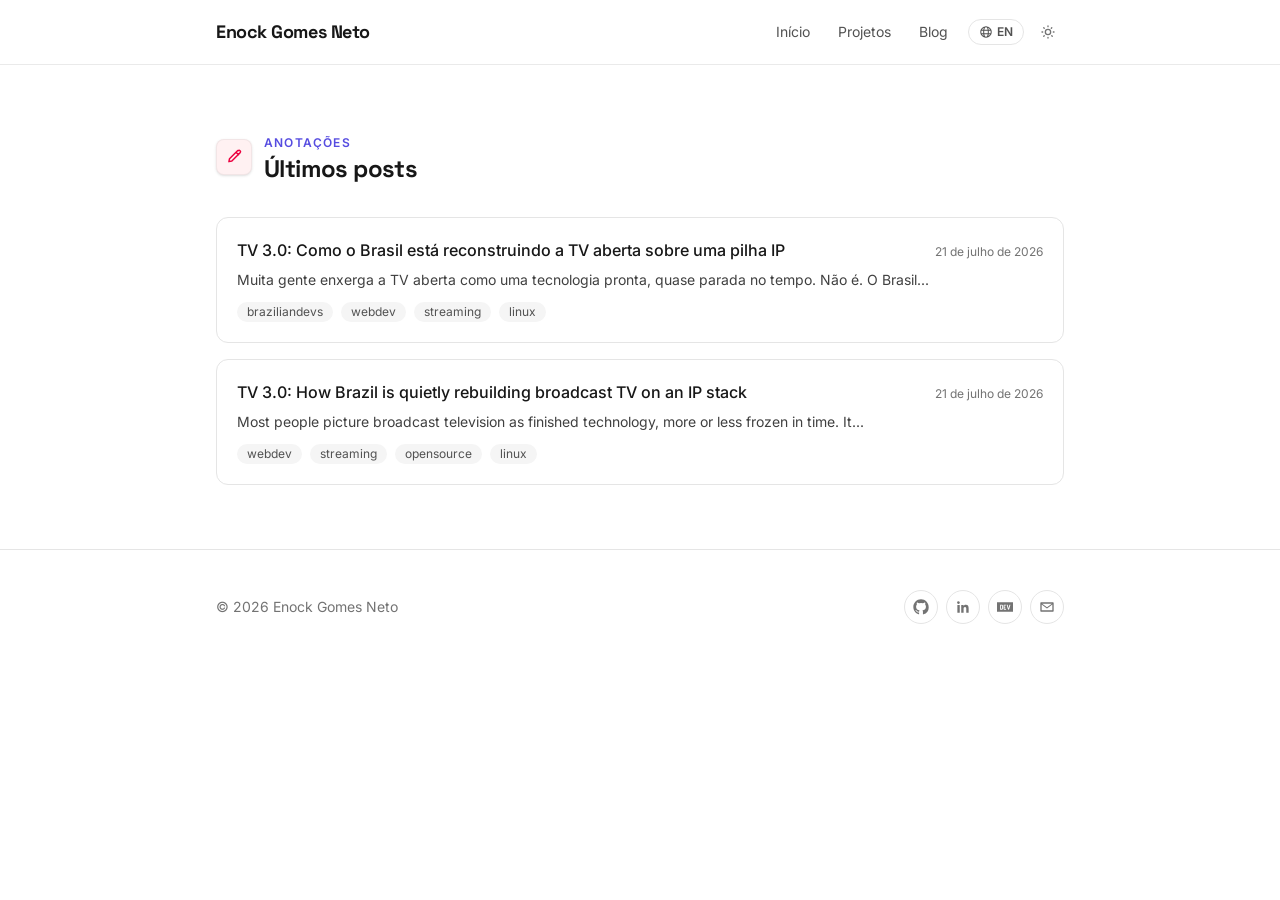
<file: blog/index.html>
<!DOCTYPE html><html lang="pt-BR"><head><meta charset="utf-8"><link rel="icon" type="image/svg+xml" href="/favicon.svg"><link rel="icon" href="/favicon.ico" sizes="any"><link rel="apple-touch-icon" href="/apple-touch-icon.png"><link rel="manifest" href="/manifest.json"><meta name="theme-color" content="#6C63FF"><meta name="viewport" content="width=device-width, initial-scale=1"><meta name="generator" content="Astro v7.0.9"><title>Últimos posts · Enock Gomes Neto</title><meta name="description" content="Engenheiro de Software com mais de 10 anos de experiência no desenvolvimento de soluções robustas em sistemas embarcados, Android, aplicações web e inteligência artificial. Atualmente atuo no desenvolvimento da TV 3.0 no Brasil, contribuindo para a próxima geração de interatividade e transmissão digital, baseada em padrões avançados e tecnologias de ponta."><link rel="canonical" href="https://enock.com.br/blog/"><link rel="alternate" hreflang="pt-BR" href="https://enock.com.br/blog/"><link rel="alternate" hreflang="en" href="https://enock.com.br/en/blog"><link rel="alternate" hreflang="x-default" href="https://enock.com.br/blog/"><meta property="og:type" content="website"><meta property="og:title" content="Últimos posts · Enock Gomes Neto"><meta property="og:description" content="Engenheiro de Software com mais de 10 anos de experiência no desenvolvimento de soluções robustas em sistemas embarcados, Android, aplicações web e inteligência artificial. Atualmente atuo no desenvolvimento da TV 3.0 no Brasil, contribuindo para a próxima geração de interatividade e transmissão digital, baseada em padrões avançados e tecnologias de ponta."><meta property="og:url" content="https://enock.com.br/"><meta property="og:image" content="https://enock.com.br/og-image.png"><meta property="og:image:width" content="1200"><meta property="og:image:height" content="630"><meta property="og:locale" content="pt_BR"><meta property="og:locale:alternate" content="en_US"><meta name="twitter:card" content="summary_large_image"><meta name="twitter:title" content="Últimos posts · Enock Gomes Neto"><meta name="twitter:description" content="Engenheiro de Software com mais de 10 anos de experiência no desenvolvimento de soluções robustas em sistemas embarcados, Android, aplicações web e inteligência artificial. Atualmente atuo no desenvolvimento da TV 3.0 no Brasil, contribuindo para a próxima geração de interatividade e transmissão digital, baseada em padrões avançados e tecnologias de ponta."><meta name="twitter:image" content="https://enock.com.br/og-image.png"><script type="application/ld+json">{"@context":"https://schema.org","@type":"Person","name":"Enock Gomes Neto","jobTitle":"Engenheiro de Software Master","description":"Engenheiro de Software com mais de 10 anos de experiência no desenvolvimento de soluções robustas em sistemas embarcados, Android, aplicações web e inteligência artificial. Atualmente atuo no desenvolvimento da TV 3.0 no Brasil, contribuindo para a próxima geração de interatividade e transmissão digital, baseada em padrões avançados e tecnologias de ponta.","url":"https://enock.com.br","image":"https://enock.com.br/avatar.webp","knowsAbout":["TV 3.0","Radiodifusão Digital","Sistemas Embarcados","Middleware Ginga","ATSC 3.0","ISDB-T","Android (NDK)","C++","Linux Embarcado","GStreamer","FFmpeg","Inteligência Artificial"],"worksFor":{"@type":"Organization","name":"MoPA Embedded Systems"},"alumniOf":[{"@type":"EducationalOrganization","name":"Universidade Federal do Rio Grande do Norte"},{"@type":"EducationalOrganization","name":"Universidade Estácio de Sá"},{"@type":"EducationalOrganization","name":"Descomplica Faculdade Digital"},{"@type":"EducationalOrganization","name":"Instituto Federal de Educação, Ciência e Tecnologia do Rio Grande do Norte"}],"sameAs":["https://github.com/enocknt","https://www.linkedin.com/in/enocknt/","https://dev.to/enocknt"],"address":{"@type":"PostalAddress","addressLocality":"Natal","addressRegion":"RN","addressCountry":"BR"}}</script><script type="application/ld+json">{"@context":"https://schema.org","@type":"WebSite","name":"Enock Gomes Neto","url":"https://enock.com.br","inLanguage":"pt-BR","author":{"@type":"Person","name":"Enock Gomes Neto","url":"https://enock.com.br"}}</script><script>
      const stored = localStorage.getItem('theme');
      const prefersDark = window.matchMedia('(prefers-color-scheme: dark)').matches;
      if (stored === 'dark' || (!stored && prefersDark)) {
        document.documentElement.classList.add('dark');
      }
    </script><link rel="stylesheet" href="/_astro/Layout.2CP1ScpZ.css"></head><body class="bg-white text-neutral-900 antialiased dark:bg-neutral-950 dark:text-neutral-100 transition-colors"><a href="#main-content" class="sr-only focus:not-sr-only focus:fixed focus:top-4 focus:left-4 focus:z-50 focus:rounded-full focus:bg-accent-500 focus:px-5 focus:py-2.5 focus:text-sm focus:font-medium focus:text-white">Pular para o conteúdo</a><header class="sticky top-0 z-50 border-b border-neutral-200/80 bg-white/75 backdrop-blur-md dark:border-neutral-800/80 dark:bg-neutral-950/75"><div class="mx-auto flex max-w-4xl items-center justify-between px-6 py-4"><a href="/" class="shrink-0 font-display text-lg font-bold tracking-tight whitespace-nowrap"><span class="sm:hidden">Enock</span><span class="hidden sm:inline">Enock Gomes Neto</span></a><nav class="flex items-center gap-1 text-sm"><a href="/" class="rounded-full px-3 py-1.5 transition-colors text-neutral-600 hover:bg-neutral-100 dark:text-neutral-400 dark:hover:bg-neutral-900">Início</a><a href="/projetos" class="rounded-full px-3 py-1.5 transition-colors text-neutral-600 hover:bg-neutral-100 dark:text-neutral-400 dark:hover:bg-neutral-900">Projetos</a><a href="/blog" class="rounded-full px-3 py-1.5 transition-colors text-neutral-600 hover:bg-neutral-100 dark:text-neutral-400 dark:hover:bg-neutral-900">Blog</a><a href="/en/blog" class="ml-1 flex items-center gap-1 rounded-full border border-neutral-200 px-2.5 py-1 text-xs font-semibold text-neutral-600 transition-colors hover:border-accent-300 hover:text-accent-600 dark:border-neutral-800 dark:text-neutral-400 dark:hover:border-accent-800 dark:hover:text-accent-400"><svg xmlns="http://www.w3.org/2000/svg" viewBox="0 0 24 24" fill="none" stroke="currentColor" stroke-width="1.75" class="h-3.5 w-3.5"><path stroke-linecap="round" stroke-linejoin="round" d="M12 21a9 9 0 1 0 0-18 9 9 0 0 0 0 18Zm0 0c-2.2 0-4-4.03-4-9s1.8-9 4-9 4 4.03 4 9-1.8 9-4 9ZM3.3 9h17.4M3.3 15h17.4"></path></svg>EN</a><button id="theme-toggle" type="button" aria-label="Alternar tema" class="ml-1 cursor-pointer rounded-full p-2 text-neutral-500 hover:bg-neutral-100 dark:text-neutral-400 dark:hover:bg-neutral-900"><svg xmlns="http://www.w3.org/2000/svg" viewBox="0 0 24 24" fill="none" stroke="currentColor" stroke-width="2" class="h-4 w-4 dark:hidden"><path stroke-linecap="round" stroke-linejoin="round" d="M12 3v1m0 16v1m9-9h-1M4 12H3m15.36 6.36-.7-.7M6.34 6.34l-.7-.7m12.02 0-.7.7M6.34 17.66l-.7.7M16 12a4 4 0 1 1-8 0 4 4 0 0 1 8 0Z"></path></svg><svg xmlns="http://www.w3.org/2000/svg" viewBox="0 0 24 24" fill="none" stroke="currentColor" stroke-width="2" class="hidden h-4 w-4 dark:block"><path stroke-linecap="round" stroke-linejoin="round" d="M21 12.79A9 9 0 1 1 11.21 3 7 7 0 0 0 21 12.79Z"></path></svg></button></nav></div></header><script>
  document.getElementById('theme-toggle')?.addEventListener('click', () => {
    const isDark = document.documentElement.classList.toggle('dark');
    localStorage.setItem('theme', isDark ? 'dark' : 'light');
  });
</script><main id="main-content" class="mx-auto max-w-4xl px-6 py-12 sm:py-16"><div class="flex items-center gap-3"><span class="flex h-9 w-9 shrink-0 items-center justify-center rounded-lg shadow-sm ring-1 ring-inset ring-black/5 dark:ring-white/10 bg-rose-50 text-rose-600 dark:bg-rose-900/30 dark:text-rose-400"><svg xmlns="http://www.w3.org/2000/svg" viewBox="0 0 24 24" fill="none" stroke="currentColor" stroke-width="1.75" stroke-linecap="round" stroke-linejoin="round" class="h-5 w-5"><path d="M16.86 4.49a1.75 1.75 0 0 1 2.475 2.474l-9.9 9.9-3.535.707.707-3.536 9.9-9.9Z M14.75 6.6l2.65 2.65"></path></svg></span><div><span class="text-xs font-semibold uppercase tracking-widest text-accent-600 dark:text-accent-400">Anotações</span><h1 class="font-display text-2xl font-bold tracking-tight">Últimos posts</h1></div></div><div class="mt-8 space-y-4" data-reveal><a href="https://dev.to/enocknt/tv-30-como-o-brasil-esta-reconstruindo-a-tv-aberta-sobre-uma-pilha-ip-268o" target="_blank" rel="noopener" class="block rounded-xl border border-neutral-200 p-5 transition-all hover:-translate-y-0.5 hover:border-rose-200 hover:shadow-md dark:border-neutral-800 dark:hover:border-rose-800"><div class="flex flex-wrap items-baseline justify-between gap-x-4"><h2 class="font-medium hover:text-accent-600 dark:hover:text-accent-400">TV 3.0: Como o Brasil está reconstruindo a TV aberta sobre uma pilha IP</h2><time class="shrink-0 text-xs text-neutral-500 dark:text-neutral-400" datetime="2026-07-21T13:36:24.000Z">21 de julho de 2026</time></div><p class="mt-2 text-sm text-neutral-700 dark:text-neutral-300">Muita gente enxerga a TV aberta como uma tecnologia pronta, quase parada no tempo. Não é. O Brasil...</p><div class="mt-3 flex flex-wrap gap-2"><span class="rounded-full bg-neutral-100 px-2.5 py-0.5 text-xs text-neutral-600 dark:bg-neutral-900 dark:text-neutral-400">braziliandevs</span><span class="rounded-full bg-neutral-100 px-2.5 py-0.5 text-xs text-neutral-600 dark:bg-neutral-900 dark:text-neutral-400">webdev</span><span class="rounded-full bg-neutral-100 px-2.5 py-0.5 text-xs text-neutral-600 dark:bg-neutral-900 dark:text-neutral-400">streaming</span><span class="rounded-full bg-neutral-100 px-2.5 py-0.5 text-xs text-neutral-600 dark:bg-neutral-900 dark:text-neutral-400">linux</span></div></a><a href="https://dev.to/enocknt/tv-30-how-brazil-is-quietly-rebuilding-broadcast-tv-on-an-ip-stack-ecg" target="_blank" rel="noopener" class="block rounded-xl border border-neutral-200 p-5 transition-all hover:-translate-y-0.5 hover:border-rose-200 hover:shadow-md dark:border-neutral-800 dark:hover:border-rose-800"><div class="flex flex-wrap items-baseline justify-between gap-x-4"><h2 class="font-medium hover:text-accent-600 dark:hover:text-accent-400">TV 3.0: How Brazil is quietly rebuilding broadcast TV on an IP stack</h2><time class="shrink-0 text-xs text-neutral-500 dark:text-neutral-400" datetime="2026-07-21T13:35:33.000Z">21 de julho de 2026</time></div><p class="mt-2 text-sm text-neutral-700 dark:text-neutral-300">Most people picture broadcast television as finished technology, more or less frozen in time. It...</p><div class="mt-3 flex flex-wrap gap-2"><span class="rounded-full bg-neutral-100 px-2.5 py-0.5 text-xs text-neutral-600 dark:bg-neutral-900 dark:text-neutral-400">webdev</span><span class="rounded-full bg-neutral-100 px-2.5 py-0.5 text-xs text-neutral-600 dark:bg-neutral-900 dark:text-neutral-400">streaming</span><span class="rounded-full bg-neutral-100 px-2.5 py-0.5 text-xs text-neutral-600 dark:bg-neutral-900 dark:text-neutral-400">opensource</span><span class="rounded-full bg-neutral-100 px-2.5 py-0.5 text-xs text-neutral-600 dark:bg-neutral-900 dark:text-neutral-400">linux</span></div></a></div></main><footer class="border-t border-neutral-200 dark:border-neutral-800"><div class="mx-auto flex max-w-4xl flex-col items-center gap-4 px-6 py-10 text-sm text-neutral-500 dark:text-neutral-400 sm:flex-row sm:justify-between"><p>© 2026 Enock Gomes Neto</p><div class="flex items-center gap-2 "><a href="https://github.com/enocknt" target="_blank" rel="me noopener" aria-label="GitHub" class="flex cursor-pointer items-center justify-center rounded-full border border-neutral-200 p-2 text-neutral-500 transition-all hover:-translate-y-0.5 hover:scale-110 hover:border-accent-300 hover:bg-accent-50 hover:text-accent-600 dark:border-neutral-800 dark:text-neutral-400 dark:hover:border-accent-800 dark:hover:bg-accent-900/30 dark:hover:text-accent-400"><svg xmlns="http://www.w3.org/2000/svg" viewBox="0 0 24 24" fill="currentColor" class="h-4 w-4"><path d="M12 .5C5.65.5.5 5.65.5 12c0 5.09 3.29 9.4 7.86 10.93.57.1.78-.25.78-.55 0-.27-.01-1.17-.02-2.12-3.2.7-3.88-1.36-3.88-1.36-.52-1.34-1.28-1.7-1.28-1.7-1.04-.72.08-.7.08-.7 1.16.08 1.77 1.2 1.77 1.2 1.03 1.78 2.7 1.26 3.36.96.1-.75.4-1.26.73-1.55-2.55-.29-5.24-1.28-5.24-5.7 0-1.26.45-2.29 1.19-3.09-.12-.29-.52-1.46.11-3.05 0 0 .97-.31 3.18 1.18a11 11 0 0 1 5.8 0c2.2-1.49 3.17-1.18 3.17-1.18.63 1.6.23 2.76.11 3.05.74.8 1.19 1.83 1.19 3.09 0 4.43-2.7 5.4-5.27 5.69.42.36.78 1.08.78 2.18 0 1.57-.01 2.83-.01 3.22 0 .3.2.66.79.55A10.52 10.52 0 0 0 23.5 12C23.5 5.65 18.35.5 12 .5Z"></path></svg></a><a href="https://www.linkedin.com/in/enocknt/" target="_blank" rel="me noopener" aria-label="LinkedIn" class="flex cursor-pointer items-center justify-center rounded-full border border-neutral-200 p-2 text-neutral-500 transition-all hover:-translate-y-0.5 hover:scale-110 hover:border-accent-300 hover:bg-accent-50 hover:text-accent-600 dark:border-neutral-800 dark:text-neutral-400 dark:hover:border-accent-800 dark:hover:bg-accent-900/30 dark:hover:text-accent-400"><svg xmlns="http://www.w3.org/2000/svg" viewBox="0 0 24 24" fill="currentColor" class="h-4 w-4"><path d="M20.45 20.45h-3.56v-5.57c0-1.33-.03-3.04-1.85-3.04-1.86 0-2.14 1.45-2.14 2.94v5.67H9.34V9h3.42v1.56h.05c.48-.9 1.64-1.85 3.38-1.85 3.6 0 4.27 2.37 4.27 5.46v6.28ZM5.34 7.43a2.07 2.07 0 1 1 0-4.13 2.07 2.07 0 0 1 0 4.13ZM7.12 20.45H3.56V9h3.56v11.45Z"></path></svg></a><a href="https://dev.to/enocknt" target="_blank" rel="me noopener" aria-label="Blog" class="flex cursor-pointer items-center justify-center rounded-full border border-neutral-200 p-2 text-neutral-500 transition-all hover:-translate-y-0.5 hover:scale-110 hover:border-accent-300 hover:bg-accent-50 hover:text-accent-600 dark:border-neutral-800 dark:text-neutral-400 dark:hover:border-accent-800 dark:hover:bg-accent-900/30 dark:hover:text-accent-400"><svg xmlns="http://www.w3.org/2000/svg" viewBox="0 0 24 24" fill="currentColor" class="h-4 w-4"><path d="M7.42 10.05c-.18-.16-.46-.23-.84-.23H6l.02 2.44.04 2.45.56-.02c.41 0 .63-.07.83-.26.24-.24.26-.36.26-2.2 0-1.91-.02-1.96-.29-2.18zM0 4.94v14.12h24V4.94H0zM8.56 15.3c-.44.58-1.06.77-2.53.77H4.71V8.53h1.4c1.67 0 2.16.18 2.6.9.27.43.29.6.32 2.57.05 2.23-.02 2.73-.47 3.3zm5.09-5.47h-2.47v1.77h1.52v1.28l-.72.04-.75.03v1.77l1.22.03 1.2.04v1.28h-1.6c-1.53 0-1.6-.01-1.87-.3l-.3-.28v-3.16c0-3.02.01-3.18.25-3.48.23-.31.25-.31 1.88-.31h1.64v1.3zm4.68 5.45c-.17.43-.64.79-1 .79-.18 0-.45-.15-.67-.39-.32-.32-.45-.63-.82-2.08l-.9-3.39-.45-1.67h.76c.4 0 .75.02.75.05 0 .06 1.16 4.54 1.26 4.83.04.15.32-.7.73-2.3l.66-2.52.74-.04c.4-.02.73 0 .73.04 0 .14-1.67 6.38-1.8 6.68z"></path></svg></a><button type="button" aria-label="E-mail" data-email-open data-email-user="enocknt" data-email-domain="gmail.com" class="flex cursor-pointer items-center justify-center rounded-full border border-neutral-200 p-2 text-neutral-500 transition-all hover:-translate-y-0.5 hover:scale-110 hover:border-accent-300 hover:bg-accent-50 hover:text-accent-600 dark:border-neutral-800 dark:text-neutral-400 dark:hover:border-accent-800 dark:hover:bg-accent-900/30 dark:hover:text-accent-400"><svg xmlns="http://www.w3.org/2000/svg" viewBox="0 0 24 24" fill="currentColor" class="h-4 w-4"><path d="M3 5h18a1 1 0 0 1 1 1v12a1 1 0 0 1-1 1H3a1 1 0 0 1-1-1V6a1 1 0 0 1 1-1Zm1.7 2 7.3 5.5L19.3 7H4.7Zm-.7 1.4V17h16V8.4l-7.4 5.6a1 1 0 0 1-1.2 0L4 8.4Z"></path></svg></button></div></div></footer><button id="back-to-top" type="button" aria-label="Back to top" class="fixed bottom-6 right-6 z-40 flex h-10 w-10 translate-y-4 cursor-pointer items-center justify-center rounded-full opacity-0 shadow-lg transition-all duration-300 pointer-events-none bg-neutral-900 text-white dark:bg-white dark:text-neutral-900"><svg xmlns="http://www.w3.org/2000/svg" viewBox="0 0 24 24" fill="none" stroke="currentColor" stroke-width="2" stroke-linecap="round" stroke-linejoin="round" class="h-4 w-4"><path d="M12 19V5m0 0-6 6m6-6 6 6"></path></svg></button><script>
  const btn = document.getElementById('back-to-top');
  if (btn) {
    const toggle = () => {
      const show = window.scrollY > 480;
      btn.classList.toggle('opacity-0', !show);
      btn.classList.toggle('pointer-events-none', !show);
      btn.classList.toggle('translate-y-4', !show);
      btn.classList.toggle('translate-y-0', show);
    };
    window.addEventListener('scroll', toggle, { passive: true });
    toggle();
    btn.addEventListener('click', () => window.scrollTo({ top: 0, behavior: 'smooth' }));
  }
</script><script>
      const revealEls = document.querySelectorAll('[data-reveal]');
      if ('IntersectionObserver' in window && revealEls.length) {
        const observer = new IntersectionObserver(
          (entries) => {
            for (const entry of entries) {
              if (entry.isIntersecting) {
                entry.target.classList.add('is-visible');
                observer.unobserve(entry.target);
              }
            }
          },
          { threshold: 0.1, rootMargin: '0px 0px -60px 0px' }
        );
        revealEls.forEach((el) => observer.observe(el));
      } else {
        revealEls.forEach((el) => el.classList.add('is-visible'));
      }
    </script><script>
      // Email is never written into the HTML as a plain mailto: link (keeps it out of
      // static-scraper reach) — it's assembled from data attributes only on click.
      document.querySelectorAll('[data-email-open]').forEach((el) => {
        el.addEventListener('click', () => {
          const user = el.getAttribute('data-email-user');
          const domain = el.getAttribute('data-email-domain');
          if (user && domain) window.location.href = `mailto:${user}@${domain}`;
        });
      });
    </script><script>(function(){const domain = "enock.com.br";

      // Only count visits on the real production domain, not local dev/preview builds.
      if (location.hostname === domain) {
        const s = document.createElement('script');
        s.async = true;
        s.src = '//gc.zgo.at/count.js';
        s.setAttribute('data-goatcounter', 'https://enocknt.goatcounter.com/count');
        document.body.appendChild(s);
      }
    })();</script></body></html>
</file>
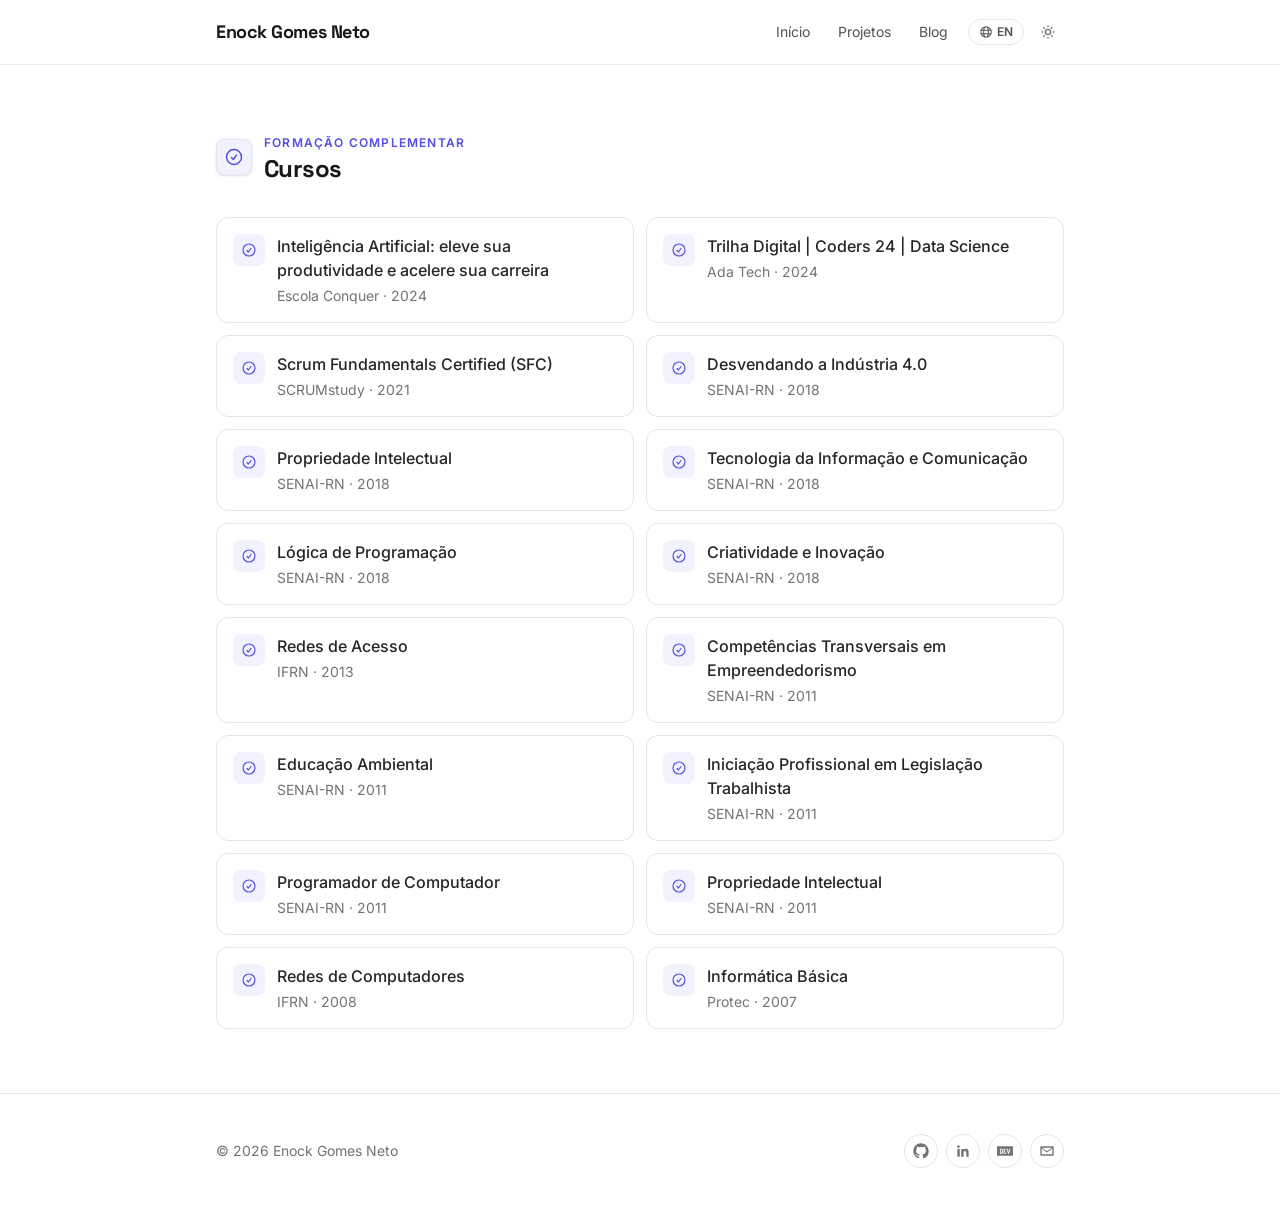
<file: cursos/index.html>
<!DOCTYPE html><html lang="pt-BR"><head><meta charset="utf-8"><link rel="icon" type="image/svg+xml" href="/favicon.svg"><link rel="icon" href="/favicon.ico" sizes="any"><link rel="apple-touch-icon" href="/apple-touch-icon.png"><link rel="manifest" href="/manifest.json"><meta name="theme-color" content="#6C63FF"><meta name="viewport" content="width=device-width, initial-scale=1"><meta name="generator" content="Astro v7.0.9"><title>Cursos · Enock Gomes Neto</title><meta name="description" content="Engenheiro de Software com mais de 10 anos de experiência no desenvolvimento de soluções robustas em sistemas embarcados, Android, aplicações web e inteligência artificial. Atualmente atuo no desenvolvimento da TV 3.0 no Brasil, contribuindo para a próxima geração de interatividade e transmissão digital, baseada em padrões avançados e tecnologias de ponta."><link rel="canonical" href="https://enock.com.br/cursos/"><link rel="alternate" hreflang="pt-BR" href="https://enock.com.br/cursos/"><link rel="alternate" hreflang="en" href="https://enock.com.br/en/courses"><link rel="alternate" hreflang="x-default" href="https://enock.com.br/cursos/"><meta property="og:type" content="website"><meta property="og:title" content="Cursos · Enock Gomes Neto"><meta property="og:description" content="Engenheiro de Software com mais de 10 anos de experiência no desenvolvimento de soluções robustas em sistemas embarcados, Android, aplicações web e inteligência artificial. Atualmente atuo no desenvolvimento da TV 3.0 no Brasil, contribuindo para a próxima geração de interatividade e transmissão digital, baseada em padrões avançados e tecnologias de ponta."><meta property="og:url" content="https://enock.com.br/"><meta property="og:image" content="https://enock.com.br/og-image.png"><meta property="og:image:width" content="1200"><meta property="og:image:height" content="630"><meta property="og:locale" content="pt_BR"><meta property="og:locale:alternate" content="en_US"><meta name="twitter:card" content="summary_large_image"><meta name="twitter:title" content="Cursos · Enock Gomes Neto"><meta name="twitter:description" content="Engenheiro de Software com mais de 10 anos de experiência no desenvolvimento de soluções robustas em sistemas embarcados, Android, aplicações web e inteligência artificial. Atualmente atuo no desenvolvimento da TV 3.0 no Brasil, contribuindo para a próxima geração de interatividade e transmissão digital, baseada em padrões avançados e tecnologias de ponta."><meta name="twitter:image" content="https://enock.com.br/og-image.png"><script type="application/ld+json">{"@context":"https://schema.org","@type":"Person","name":"Enock Gomes Neto","jobTitle":"Engenheiro de Software Master","description":"Engenheiro de Software com mais de 10 anos de experiência no desenvolvimento de soluções robustas em sistemas embarcados, Android, aplicações web e inteligência artificial. Atualmente atuo no desenvolvimento da TV 3.0 no Brasil, contribuindo para a próxima geração de interatividade e transmissão digital, baseada em padrões avançados e tecnologias de ponta.","url":"https://enock.com.br","image":"https://enock.com.br/avatar.webp","knowsAbout":["TV 3.0","Radiodifusão Digital","Sistemas Embarcados","Middleware Ginga","ATSC 3.0","ISDB-T","Android (NDK)","C++","Linux Embarcado","GStreamer","FFmpeg","Inteligência Artificial"],"worksFor":{"@type":"Organization","name":"MoPA Embedded Systems"},"alumniOf":[{"@type":"EducationalOrganization","name":"Universidade Federal do Rio Grande do Norte"},{"@type":"EducationalOrganization","name":"Universidade Estácio de Sá"},{"@type":"EducationalOrganization","name":"Descomplica Faculdade Digital"},{"@type":"EducationalOrganization","name":"Instituto Federal de Educação, Ciência e Tecnologia do Rio Grande do Norte"}],"sameAs":["https://github.com/enocknt","https://www.linkedin.com/in/enocknt/","https://dev.to/enocknt"],"address":{"@type":"PostalAddress","addressLocality":"Natal","addressRegion":"RN","addressCountry":"BR"}}</script><script type="application/ld+json">{"@context":"https://schema.org","@type":"WebSite","name":"Enock Gomes Neto","url":"https://enock.com.br","inLanguage":"pt-BR","author":{"@type":"Person","name":"Enock Gomes Neto","url":"https://enock.com.br"}}</script><script>
      const stored = localStorage.getItem('theme');
      const prefersDark = window.matchMedia('(prefers-color-scheme: dark)').matches;
      if (stored === 'dark' || (!stored && prefersDark)) {
        document.documentElement.classList.add('dark');
      }
    </script><link rel="stylesheet" href="/_astro/Layout.2CP1ScpZ.css"></head><body class="bg-white text-neutral-900 antialiased dark:bg-neutral-950 dark:text-neutral-100 transition-colors"><a href="#main-content" class="sr-only focus:not-sr-only focus:fixed focus:top-4 focus:left-4 focus:z-50 focus:rounded-full focus:bg-accent-500 focus:px-5 focus:py-2.5 focus:text-sm focus:font-medium focus:text-white">Pular para o conteúdo</a><header class="sticky top-0 z-50 border-b border-neutral-200/80 bg-white/75 backdrop-blur-md dark:border-neutral-800/80 dark:bg-neutral-950/75"><div class="mx-auto flex max-w-4xl items-center justify-between px-6 py-4"><a href="/" class="shrink-0 font-display text-lg font-bold tracking-tight whitespace-nowrap"><span class="sm:hidden">Enock</span><span class="hidden sm:inline">Enock Gomes Neto</span></a><nav class="flex items-center gap-1 text-sm"><a href="/" class="rounded-full px-3 py-1.5 transition-colors text-neutral-600 hover:bg-neutral-100 dark:text-neutral-400 dark:hover:bg-neutral-900">Início</a><a href="/projetos" class="rounded-full px-3 py-1.5 transition-colors text-neutral-600 hover:bg-neutral-100 dark:text-neutral-400 dark:hover:bg-neutral-900">Projetos</a><a href="/blog" class="rounded-full px-3 py-1.5 transition-colors text-neutral-600 hover:bg-neutral-100 dark:text-neutral-400 dark:hover:bg-neutral-900">Blog</a><a href="/en/courses" class="ml-1 flex items-center gap-1 rounded-full border border-neutral-200 px-2.5 py-1 text-xs font-semibold text-neutral-600 transition-colors hover:border-accent-300 hover:text-accent-600 dark:border-neutral-800 dark:text-neutral-400 dark:hover:border-accent-800 dark:hover:text-accent-400"><svg xmlns="http://www.w3.org/2000/svg" viewBox="0 0 24 24" fill="none" stroke="currentColor" stroke-width="1.75" class="h-3.5 w-3.5"><path stroke-linecap="round" stroke-linejoin="round" d="M12 21a9 9 0 1 0 0-18 9 9 0 0 0 0 18Zm0 0c-2.2 0-4-4.03-4-9s1.8-9 4-9 4 4.03 4 9-1.8 9-4 9ZM3.3 9h17.4M3.3 15h17.4"></path></svg>EN</a><button id="theme-toggle" type="button" aria-label="Alternar tema" class="ml-1 cursor-pointer rounded-full p-2 text-neutral-500 hover:bg-neutral-100 dark:text-neutral-400 dark:hover:bg-neutral-900"><svg xmlns="http://www.w3.org/2000/svg" viewBox="0 0 24 24" fill="none" stroke="currentColor" stroke-width="2" class="h-4 w-4 dark:hidden"><path stroke-linecap="round" stroke-linejoin="round" d="M12 3v1m0 16v1m9-9h-1M4 12H3m15.36 6.36-.7-.7M6.34 6.34l-.7-.7m12.02 0-.7.7M6.34 17.66l-.7.7M16 12a4 4 0 1 1-8 0 4 4 0 0 1 8 0Z"></path></svg><svg xmlns="http://www.w3.org/2000/svg" viewBox="0 0 24 24" fill="none" stroke="currentColor" stroke-width="2" class="hidden h-4 w-4 dark:block"><path stroke-linecap="round" stroke-linejoin="round" d="M21 12.79A9 9 0 1 1 11.21 3 7 7 0 0 0 21 12.79Z"></path></svg></button></nav></div></header><script>
  document.getElementById('theme-toggle')?.addEventListener('click', () => {
    const isDark = document.documentElement.classList.toggle('dark');
    localStorage.setItem('theme', isDark ? 'dark' : 'light');
  });
</script><main id="main-content" class="mx-auto max-w-4xl px-6 py-12 sm:py-16"><div class="flex items-center gap-3"><span class="flex h-9 w-9 shrink-0 items-center justify-center rounded-lg shadow-sm ring-1 ring-inset ring-black/5 dark:ring-white/10 bg-accent-50 text-accent-600 dark:bg-accent-900/30 dark:text-accent-400"><svg xmlns="http://www.w3.org/2000/svg" viewBox="0 0 24 24" fill="none" stroke="currentColor" stroke-width="1.75" stroke-linecap="round" stroke-linejoin="round" class="h-5 w-5"><path d="M9 12.75 11.25 15 15 9.75M21 12a9 9 0 1 1-18 0 9 9 0 0 1 18 0Z"></path></svg></span><div><span class="text-xs font-semibold uppercase tracking-widest text-accent-600 dark:text-accent-400">Formação Complementar</span><h1 class="font-display text-2xl font-bold tracking-tight">Cursos</h1></div></div><div class="mt-8 grid gap-3 sm:grid-cols-2" data-reveal><div class="flex items-start gap-3 rounded-xl border border-neutral-200 p-4 transition-all hover:-translate-y-0.5 hover:border-accent-200 hover:shadow-md dark:border-neutral-800 dark:hover:border-accent-800"><span class="flex h-8 w-8 shrink-0 items-center justify-center rounded-lg bg-accent-50 text-accent-600 dark:bg-accent-900/30 dark:text-accent-400"><svg xmlns="http://www.w3.org/2000/svg" viewBox="0 0 24 24" fill="none" stroke="currentColor" stroke-width="1.75" stroke-linecap="round" stroke-linejoin="round" class="h-4 w-4"><path d="M9 12.75 11.25 15 15 9.75M21 12a9 9 0 1 1-18 0 9 9 0 0 1 18 0Z"></path></svg></span><div class="min-w-0"><p class="font-medium text-neutral-800 dark:text-neutral-200">Inteligência Artificial: eleve sua produtividade e acelere sua carreira</p><p class="mt-1 text-sm text-neutral-500 dark:text-neutral-400">Escola Conquer · 2024</p></div></div><div class="flex items-start gap-3 rounded-xl border border-neutral-200 p-4 transition-all hover:-translate-y-0.5 hover:border-accent-200 hover:shadow-md dark:border-neutral-800 dark:hover:border-accent-800"><span class="flex h-8 w-8 shrink-0 items-center justify-center rounded-lg bg-accent-50 text-accent-600 dark:bg-accent-900/30 dark:text-accent-400"><svg xmlns="http://www.w3.org/2000/svg" viewBox="0 0 24 24" fill="none" stroke="currentColor" stroke-width="1.75" stroke-linecap="round" stroke-linejoin="round" class="h-4 w-4"><path d="M9 12.75 11.25 15 15 9.75M21 12a9 9 0 1 1-18 0 9 9 0 0 1 18 0Z"></path></svg></span><div class="min-w-0"><p class="font-medium text-neutral-800 dark:text-neutral-200">Trilha Digital | Coders 24 | Data Science</p><p class="mt-1 text-sm text-neutral-500 dark:text-neutral-400">Ada Tech · 2024</p></div></div><div class="flex items-start gap-3 rounded-xl border border-neutral-200 p-4 transition-all hover:-translate-y-0.5 hover:border-accent-200 hover:shadow-md dark:border-neutral-800 dark:hover:border-accent-800"><span class="flex h-8 w-8 shrink-0 items-center justify-center rounded-lg bg-accent-50 text-accent-600 dark:bg-accent-900/30 dark:text-accent-400"><svg xmlns="http://www.w3.org/2000/svg" viewBox="0 0 24 24" fill="none" stroke="currentColor" stroke-width="1.75" stroke-linecap="round" stroke-linejoin="round" class="h-4 w-4"><path d="M9 12.75 11.25 15 15 9.75M21 12a9 9 0 1 1-18 0 9 9 0 0 1 18 0Z"></path></svg></span><div class="min-w-0"><p class="font-medium text-neutral-800 dark:text-neutral-200">Scrum Fundamentals Certified (SFC)</p><p class="mt-1 text-sm text-neutral-500 dark:text-neutral-400">SCRUMstudy · 2021</p></div></div><div class="flex items-start gap-3 rounded-xl border border-neutral-200 p-4 transition-all hover:-translate-y-0.5 hover:border-accent-200 hover:shadow-md dark:border-neutral-800 dark:hover:border-accent-800"><span class="flex h-8 w-8 shrink-0 items-center justify-center rounded-lg bg-accent-50 text-accent-600 dark:bg-accent-900/30 dark:text-accent-400"><svg xmlns="http://www.w3.org/2000/svg" viewBox="0 0 24 24" fill="none" stroke="currentColor" stroke-width="1.75" stroke-linecap="round" stroke-linejoin="round" class="h-4 w-4"><path d="M9 12.75 11.25 15 15 9.75M21 12a9 9 0 1 1-18 0 9 9 0 0 1 18 0Z"></path></svg></span><div class="min-w-0"><p class="font-medium text-neutral-800 dark:text-neutral-200">Desvendando a Indústria 4.0</p><p class="mt-1 text-sm text-neutral-500 dark:text-neutral-400">SENAI-RN · 2018</p></div></div><div class="flex items-start gap-3 rounded-xl border border-neutral-200 p-4 transition-all hover:-translate-y-0.5 hover:border-accent-200 hover:shadow-md dark:border-neutral-800 dark:hover:border-accent-800"><span class="flex h-8 w-8 shrink-0 items-center justify-center rounded-lg bg-accent-50 text-accent-600 dark:bg-accent-900/30 dark:text-accent-400"><svg xmlns="http://www.w3.org/2000/svg" viewBox="0 0 24 24" fill="none" stroke="currentColor" stroke-width="1.75" stroke-linecap="round" stroke-linejoin="round" class="h-4 w-4"><path d="M9 12.75 11.25 15 15 9.75M21 12a9 9 0 1 1-18 0 9 9 0 0 1 18 0Z"></path></svg></span><div class="min-w-0"><p class="font-medium text-neutral-800 dark:text-neutral-200">Propriedade Intelectual</p><p class="mt-1 text-sm text-neutral-500 dark:text-neutral-400">SENAI-RN · 2018</p></div></div><div class="flex items-start gap-3 rounded-xl border border-neutral-200 p-4 transition-all hover:-translate-y-0.5 hover:border-accent-200 hover:shadow-md dark:border-neutral-800 dark:hover:border-accent-800"><span class="flex h-8 w-8 shrink-0 items-center justify-center rounded-lg bg-accent-50 text-accent-600 dark:bg-accent-900/30 dark:text-accent-400"><svg xmlns="http://www.w3.org/2000/svg" viewBox="0 0 24 24" fill="none" stroke="currentColor" stroke-width="1.75" stroke-linecap="round" stroke-linejoin="round" class="h-4 w-4"><path d="M9 12.75 11.25 15 15 9.75M21 12a9 9 0 1 1-18 0 9 9 0 0 1 18 0Z"></path></svg></span><div class="min-w-0"><p class="font-medium text-neutral-800 dark:text-neutral-200">Tecnologia da Informação e Comunicação</p><p class="mt-1 text-sm text-neutral-500 dark:text-neutral-400">SENAI-RN · 2018</p></div></div><div class="flex items-start gap-3 rounded-xl border border-neutral-200 p-4 transition-all hover:-translate-y-0.5 hover:border-accent-200 hover:shadow-md dark:border-neutral-800 dark:hover:border-accent-800"><span class="flex h-8 w-8 shrink-0 items-center justify-center rounded-lg bg-accent-50 text-accent-600 dark:bg-accent-900/30 dark:text-accent-400"><svg xmlns="http://www.w3.org/2000/svg" viewBox="0 0 24 24" fill="none" stroke="currentColor" stroke-width="1.75" stroke-linecap="round" stroke-linejoin="round" class="h-4 w-4"><path d="M9 12.75 11.25 15 15 9.75M21 12a9 9 0 1 1-18 0 9 9 0 0 1 18 0Z"></path></svg></span><div class="min-w-0"><p class="font-medium text-neutral-800 dark:text-neutral-200">Lógica de Programação</p><p class="mt-1 text-sm text-neutral-500 dark:text-neutral-400">SENAI-RN · 2018</p></div></div><div class="flex items-start gap-3 rounded-xl border border-neutral-200 p-4 transition-all hover:-translate-y-0.5 hover:border-accent-200 hover:shadow-md dark:border-neutral-800 dark:hover:border-accent-800"><span class="flex h-8 w-8 shrink-0 items-center justify-center rounded-lg bg-accent-50 text-accent-600 dark:bg-accent-900/30 dark:text-accent-400"><svg xmlns="http://www.w3.org/2000/svg" viewBox="0 0 24 24" fill="none" stroke="currentColor" stroke-width="1.75" stroke-linecap="round" stroke-linejoin="round" class="h-4 w-4"><path d="M9 12.75 11.25 15 15 9.75M21 12a9 9 0 1 1-18 0 9 9 0 0 1 18 0Z"></path></svg></span><div class="min-w-0"><p class="font-medium text-neutral-800 dark:text-neutral-200">Criatividade e Inovação</p><p class="mt-1 text-sm text-neutral-500 dark:text-neutral-400">SENAI-RN · 2018</p></div></div><div class="flex items-start gap-3 rounded-xl border border-neutral-200 p-4 transition-all hover:-translate-y-0.5 hover:border-accent-200 hover:shadow-md dark:border-neutral-800 dark:hover:border-accent-800"><span class="flex h-8 w-8 shrink-0 items-center justify-center rounded-lg bg-accent-50 text-accent-600 dark:bg-accent-900/30 dark:text-accent-400"><svg xmlns="http://www.w3.org/2000/svg" viewBox="0 0 24 24" fill="none" stroke="currentColor" stroke-width="1.75" stroke-linecap="round" stroke-linejoin="round" class="h-4 w-4"><path d="M9 12.75 11.25 15 15 9.75M21 12a9 9 0 1 1-18 0 9 9 0 0 1 18 0Z"></path></svg></span><div class="min-w-0"><p class="font-medium text-neutral-800 dark:text-neutral-200">Redes de Acesso</p><p class="mt-1 text-sm text-neutral-500 dark:text-neutral-400">IFRN · 2013</p></div></div><div class="flex items-start gap-3 rounded-xl border border-neutral-200 p-4 transition-all hover:-translate-y-0.5 hover:border-accent-200 hover:shadow-md dark:border-neutral-800 dark:hover:border-accent-800"><span class="flex h-8 w-8 shrink-0 items-center justify-center rounded-lg bg-accent-50 text-accent-600 dark:bg-accent-900/30 dark:text-accent-400"><svg xmlns="http://www.w3.org/2000/svg" viewBox="0 0 24 24" fill="none" stroke="currentColor" stroke-width="1.75" stroke-linecap="round" stroke-linejoin="round" class="h-4 w-4"><path d="M9 12.75 11.25 15 15 9.75M21 12a9 9 0 1 1-18 0 9 9 0 0 1 18 0Z"></path></svg></span><div class="min-w-0"><p class="font-medium text-neutral-800 dark:text-neutral-200">Competências Transversais em Empreendedorismo</p><p class="mt-1 text-sm text-neutral-500 dark:text-neutral-400">SENAI-RN · 2011</p></div></div><div class="flex items-start gap-3 rounded-xl border border-neutral-200 p-4 transition-all hover:-translate-y-0.5 hover:border-accent-200 hover:shadow-md dark:border-neutral-800 dark:hover:border-accent-800"><span class="flex h-8 w-8 shrink-0 items-center justify-center rounded-lg bg-accent-50 text-accent-600 dark:bg-accent-900/30 dark:text-accent-400"><svg xmlns="http://www.w3.org/2000/svg" viewBox="0 0 24 24" fill="none" stroke="currentColor" stroke-width="1.75" stroke-linecap="round" stroke-linejoin="round" class="h-4 w-4"><path d="M9 12.75 11.25 15 15 9.75M21 12a9 9 0 1 1-18 0 9 9 0 0 1 18 0Z"></path></svg></span><div class="min-w-0"><p class="font-medium text-neutral-800 dark:text-neutral-200">Educação Ambiental</p><p class="mt-1 text-sm text-neutral-500 dark:text-neutral-400">SENAI-RN · 2011</p></div></div><div class="flex items-start gap-3 rounded-xl border border-neutral-200 p-4 transition-all hover:-translate-y-0.5 hover:border-accent-200 hover:shadow-md dark:border-neutral-800 dark:hover:border-accent-800"><span class="flex h-8 w-8 shrink-0 items-center justify-center rounded-lg bg-accent-50 text-accent-600 dark:bg-accent-900/30 dark:text-accent-400"><svg xmlns="http://www.w3.org/2000/svg" viewBox="0 0 24 24" fill="none" stroke="currentColor" stroke-width="1.75" stroke-linecap="round" stroke-linejoin="round" class="h-4 w-4"><path d="M9 12.75 11.25 15 15 9.75M21 12a9 9 0 1 1-18 0 9 9 0 0 1 18 0Z"></path></svg></span><div class="min-w-0"><p class="font-medium text-neutral-800 dark:text-neutral-200">Iniciação Profissional em Legislação Trabalhista</p><p class="mt-1 text-sm text-neutral-500 dark:text-neutral-400">SENAI-RN · 2011</p></div></div><div class="flex items-start gap-3 rounded-xl border border-neutral-200 p-4 transition-all hover:-translate-y-0.5 hover:border-accent-200 hover:shadow-md dark:border-neutral-800 dark:hover:border-accent-800"><span class="flex h-8 w-8 shrink-0 items-center justify-center rounded-lg bg-accent-50 text-accent-600 dark:bg-accent-900/30 dark:text-accent-400"><svg xmlns="http://www.w3.org/2000/svg" viewBox="0 0 24 24" fill="none" stroke="currentColor" stroke-width="1.75" stroke-linecap="round" stroke-linejoin="round" class="h-4 w-4"><path d="M9 12.75 11.25 15 15 9.75M21 12a9 9 0 1 1-18 0 9 9 0 0 1 18 0Z"></path></svg></span><div class="min-w-0"><p class="font-medium text-neutral-800 dark:text-neutral-200">Programador de Computador</p><p class="mt-1 text-sm text-neutral-500 dark:text-neutral-400">SENAI-RN · 2011</p></div></div><div class="flex items-start gap-3 rounded-xl border border-neutral-200 p-4 transition-all hover:-translate-y-0.5 hover:border-accent-200 hover:shadow-md dark:border-neutral-800 dark:hover:border-accent-800"><span class="flex h-8 w-8 shrink-0 items-center justify-center rounded-lg bg-accent-50 text-accent-600 dark:bg-accent-900/30 dark:text-accent-400"><svg xmlns="http://www.w3.org/2000/svg" viewBox="0 0 24 24" fill="none" stroke="currentColor" stroke-width="1.75" stroke-linecap="round" stroke-linejoin="round" class="h-4 w-4"><path d="M9 12.75 11.25 15 15 9.75M21 12a9 9 0 1 1-18 0 9 9 0 0 1 18 0Z"></path></svg></span><div class="min-w-0"><p class="font-medium text-neutral-800 dark:text-neutral-200">Propriedade Intelectual</p><p class="mt-1 text-sm text-neutral-500 dark:text-neutral-400">SENAI-RN · 2011</p></div></div><div class="flex items-start gap-3 rounded-xl border border-neutral-200 p-4 transition-all hover:-translate-y-0.5 hover:border-accent-200 hover:shadow-md dark:border-neutral-800 dark:hover:border-accent-800"><span class="flex h-8 w-8 shrink-0 items-center justify-center rounded-lg bg-accent-50 text-accent-600 dark:bg-accent-900/30 dark:text-accent-400"><svg xmlns="http://www.w3.org/2000/svg" viewBox="0 0 24 24" fill="none" stroke="currentColor" stroke-width="1.75" stroke-linecap="round" stroke-linejoin="round" class="h-4 w-4"><path d="M9 12.75 11.25 15 15 9.75M21 12a9 9 0 1 1-18 0 9 9 0 0 1 18 0Z"></path></svg></span><div class="min-w-0"><p class="font-medium text-neutral-800 dark:text-neutral-200">Redes de Computadores</p><p class="mt-1 text-sm text-neutral-500 dark:text-neutral-400">IFRN · 2008</p></div></div><div class="flex items-start gap-3 rounded-xl border border-neutral-200 p-4 transition-all hover:-translate-y-0.5 hover:border-accent-200 hover:shadow-md dark:border-neutral-800 dark:hover:border-accent-800"><span class="flex h-8 w-8 shrink-0 items-center justify-center rounded-lg bg-accent-50 text-accent-600 dark:bg-accent-900/30 dark:text-accent-400"><svg xmlns="http://www.w3.org/2000/svg" viewBox="0 0 24 24" fill="none" stroke="currentColor" stroke-width="1.75" stroke-linecap="round" stroke-linejoin="round" class="h-4 w-4"><path d="M9 12.75 11.25 15 15 9.75M21 12a9 9 0 1 1-18 0 9 9 0 0 1 18 0Z"></path></svg></span><div class="min-w-0"><p class="font-medium text-neutral-800 dark:text-neutral-200">Informática Básica</p><p class="mt-1 text-sm text-neutral-500 dark:text-neutral-400">Protec · 2007</p></div></div></div></main><footer class="border-t border-neutral-200 dark:border-neutral-800"><div class="mx-auto flex max-w-4xl flex-col items-center gap-4 px-6 py-10 text-sm text-neutral-500 dark:text-neutral-400 sm:flex-row sm:justify-between"><p>© 2026 Enock Gomes Neto</p><div class="flex items-center gap-2 "><a href="https://github.com/enocknt" target="_blank" rel="me noopener" aria-label="GitHub" class="flex cursor-pointer items-center justify-center rounded-full border border-neutral-200 p-2 text-neutral-500 transition-all hover:-translate-y-0.5 hover:scale-110 hover:border-accent-300 hover:bg-accent-50 hover:text-accent-600 dark:border-neutral-800 dark:text-neutral-400 dark:hover:border-accent-800 dark:hover:bg-accent-900/30 dark:hover:text-accent-400"><svg xmlns="http://www.w3.org/2000/svg" viewBox="0 0 24 24" fill="currentColor" class="h-4 w-4"><path d="M12 .5C5.65.5.5 5.65.5 12c0 5.09 3.29 9.4 7.86 10.93.57.1.78-.25.78-.55 0-.27-.01-1.17-.02-2.12-3.2.7-3.88-1.36-3.88-1.36-.52-1.34-1.28-1.7-1.28-1.7-1.04-.72.08-.7.08-.7 1.16.08 1.77 1.2 1.77 1.2 1.03 1.78 2.7 1.26 3.36.96.1-.75.4-1.26.73-1.55-2.55-.29-5.24-1.28-5.24-5.7 0-1.26.45-2.29 1.19-3.09-.12-.29-.52-1.46.11-3.05 0 0 .97-.31 3.18 1.18a11 11 0 0 1 5.8 0c2.2-1.49 3.17-1.18 3.17-1.18.63 1.6.23 2.76.11 3.05.74.8 1.19 1.83 1.19 3.09 0 4.43-2.7 5.4-5.27 5.69.42.36.78 1.08.78 2.18 0 1.57-.01 2.83-.01 3.22 0 .3.2.66.79.55A10.52 10.52 0 0 0 23.5 12C23.5 5.65 18.35.5 12 .5Z"></path></svg></a><a href="https://www.linkedin.com/in/enocknt/" target="_blank" rel="me noopener" aria-label="LinkedIn" class="flex cursor-pointer items-center justify-center rounded-full border border-neutral-200 p-2 text-neutral-500 transition-all hover:-translate-y-0.5 hover:scale-110 hover:border-accent-300 hover:bg-accent-50 hover:text-accent-600 dark:border-neutral-800 dark:text-neutral-400 dark:hover:border-accent-800 dark:hover:bg-accent-900/30 dark:hover:text-accent-400"><svg xmlns="http://www.w3.org/2000/svg" viewBox="0 0 24 24" fill="currentColor" class="h-4 w-4"><path d="M20.45 20.45h-3.56v-5.57c0-1.33-.03-3.04-1.85-3.04-1.86 0-2.14 1.45-2.14 2.94v5.67H9.34V9h3.42v1.56h.05c.48-.9 1.64-1.85 3.38-1.85 3.6 0 4.27 2.37 4.27 5.46v6.28ZM5.34 7.43a2.07 2.07 0 1 1 0-4.13 2.07 2.07 0 0 1 0 4.13ZM7.12 20.45H3.56V9h3.56v11.45Z"></path></svg></a><a href="https://dev.to/enocknt" target="_blank" rel="me noopener" aria-label="Blog" class="flex cursor-pointer items-center justify-center rounded-full border border-neutral-200 p-2 text-neutral-500 transition-all hover:-translate-y-0.5 hover:scale-110 hover:border-accent-300 hover:bg-accent-50 hover:text-accent-600 dark:border-neutral-800 dark:text-neutral-400 dark:hover:border-accent-800 dark:hover:bg-accent-900/30 dark:hover:text-accent-400"><svg xmlns="http://www.w3.org/2000/svg" viewBox="0 0 24 24" fill="currentColor" class="h-4 w-4"><path d="M7.42 10.05c-.18-.16-.46-.23-.84-.23H6l.02 2.44.04 2.45.56-.02c.41 0 .63-.07.83-.26.24-.24.26-.36.26-2.2 0-1.91-.02-1.96-.29-2.18zM0 4.94v14.12h24V4.94H0zM8.56 15.3c-.44.58-1.06.77-2.53.77H4.71V8.53h1.4c1.67 0 2.16.18 2.6.9.27.43.29.6.32 2.57.05 2.23-.02 2.73-.47 3.3zm5.09-5.47h-2.47v1.77h1.52v1.28l-.72.04-.75.03v1.77l1.22.03 1.2.04v1.28h-1.6c-1.53 0-1.6-.01-1.87-.3l-.3-.28v-3.16c0-3.02.01-3.18.25-3.48.23-.31.25-.31 1.88-.31h1.64v1.3zm4.68 5.45c-.17.43-.64.79-1 .79-.18 0-.45-.15-.67-.39-.32-.32-.45-.63-.82-2.08l-.9-3.39-.45-1.67h.76c.4 0 .75.02.75.05 0 .06 1.16 4.54 1.26 4.83.04.15.32-.7.73-2.3l.66-2.52.74-.04c.4-.02.73 0 .73.04 0 .14-1.67 6.38-1.8 6.68z"></path></svg></a><button type="button" aria-label="E-mail" data-email-open data-email-user="enocknt" data-email-domain="gmail.com" class="flex cursor-pointer items-center justify-center rounded-full border border-neutral-200 p-2 text-neutral-500 transition-all hover:-translate-y-0.5 hover:scale-110 hover:border-accent-300 hover:bg-accent-50 hover:text-accent-600 dark:border-neutral-800 dark:text-neutral-400 dark:hover:border-accent-800 dark:hover:bg-accent-900/30 dark:hover:text-accent-400"><svg xmlns="http://www.w3.org/2000/svg" viewBox="0 0 24 24" fill="currentColor" class="h-4 w-4"><path d="M3 5h18a1 1 0 0 1 1 1v12a1 1 0 0 1-1 1H3a1 1 0 0 1-1-1V6a1 1 0 0 1 1-1Zm1.7 2 7.3 5.5L19.3 7H4.7Zm-.7 1.4V17h16V8.4l-7.4 5.6a1 1 0 0 1-1.2 0L4 8.4Z"></path></svg></button></div></div></footer><button id="back-to-top" type="button" aria-label="Back to top" class="fixed bottom-6 right-6 z-40 flex h-10 w-10 translate-y-4 cursor-pointer items-center justify-center rounded-full opacity-0 shadow-lg transition-all duration-300 pointer-events-none bg-neutral-900 text-white dark:bg-white dark:text-neutral-900"><svg xmlns="http://www.w3.org/2000/svg" viewBox="0 0 24 24" fill="none" stroke="currentColor" stroke-width="2" stroke-linecap="round" stroke-linejoin="round" class="h-4 w-4"><path d="M12 19V5m0 0-6 6m6-6 6 6"></path></svg></button><script>
  const btn = document.getElementById('back-to-top');
  if (btn) {
    const toggle = () => {
      const show = window.scrollY > 480;
      btn.classList.toggle('opacity-0', !show);
      btn.classList.toggle('pointer-events-none', !show);
      btn.classList.toggle('translate-y-4', !show);
      btn.classList.toggle('translate-y-0', show);
    };
    window.addEventListener('scroll', toggle, { passive: true });
    toggle();
    btn.addEventListener('click', () => window.scrollTo({ top: 0, behavior: 'smooth' }));
  }
</script><script>
      const revealEls = document.querySelectorAll('[data-reveal]');
      if ('IntersectionObserver' in window && revealEls.length) {
        const observer = new IntersectionObserver(
          (entries) => {
            for (const entry of entries) {
              if (entry.isIntersecting) {
                entry.target.classList.add('is-visible');
                observer.unobserve(entry.target);
              }
            }
          },
          { threshold: 0.1, rootMargin: '0px 0px -60px 0px' }
        );
        revealEls.forEach((el) => observer.observe(el));
      } else {
        revealEls.forEach((el) => el.classList.add('is-visible'));
      }
    </script><script>
      // Email is never written into the HTML as a plain mailto: link (keeps it out of
      // static-scraper reach) — it's assembled from data attributes only on click.
      document.querySelectorAll('[data-email-open]').forEach((el) => {
        el.addEventListener('click', () => {
          const user = el.getAttribute('data-email-user');
          const domain = el.getAttribute('data-email-domain');
          if (user && domain) window.location.href = `mailto:${user}@${domain}`;
        });
      });
    </script><script>(function(){const domain = "enock.com.br";

      // Only count visits on the real production domain, not local dev/preview builds.
      if (location.hostname === domain) {
        const s = document.createElement('script');
        s.async = true;
        s.src = '//gc.zgo.at/count.js';
        s.setAttribute('data-goatcounter', 'https://enocknt.goatcounter.com/count');
        document.body.appendChild(s);
      }
    })();</script></body></html>
</file>
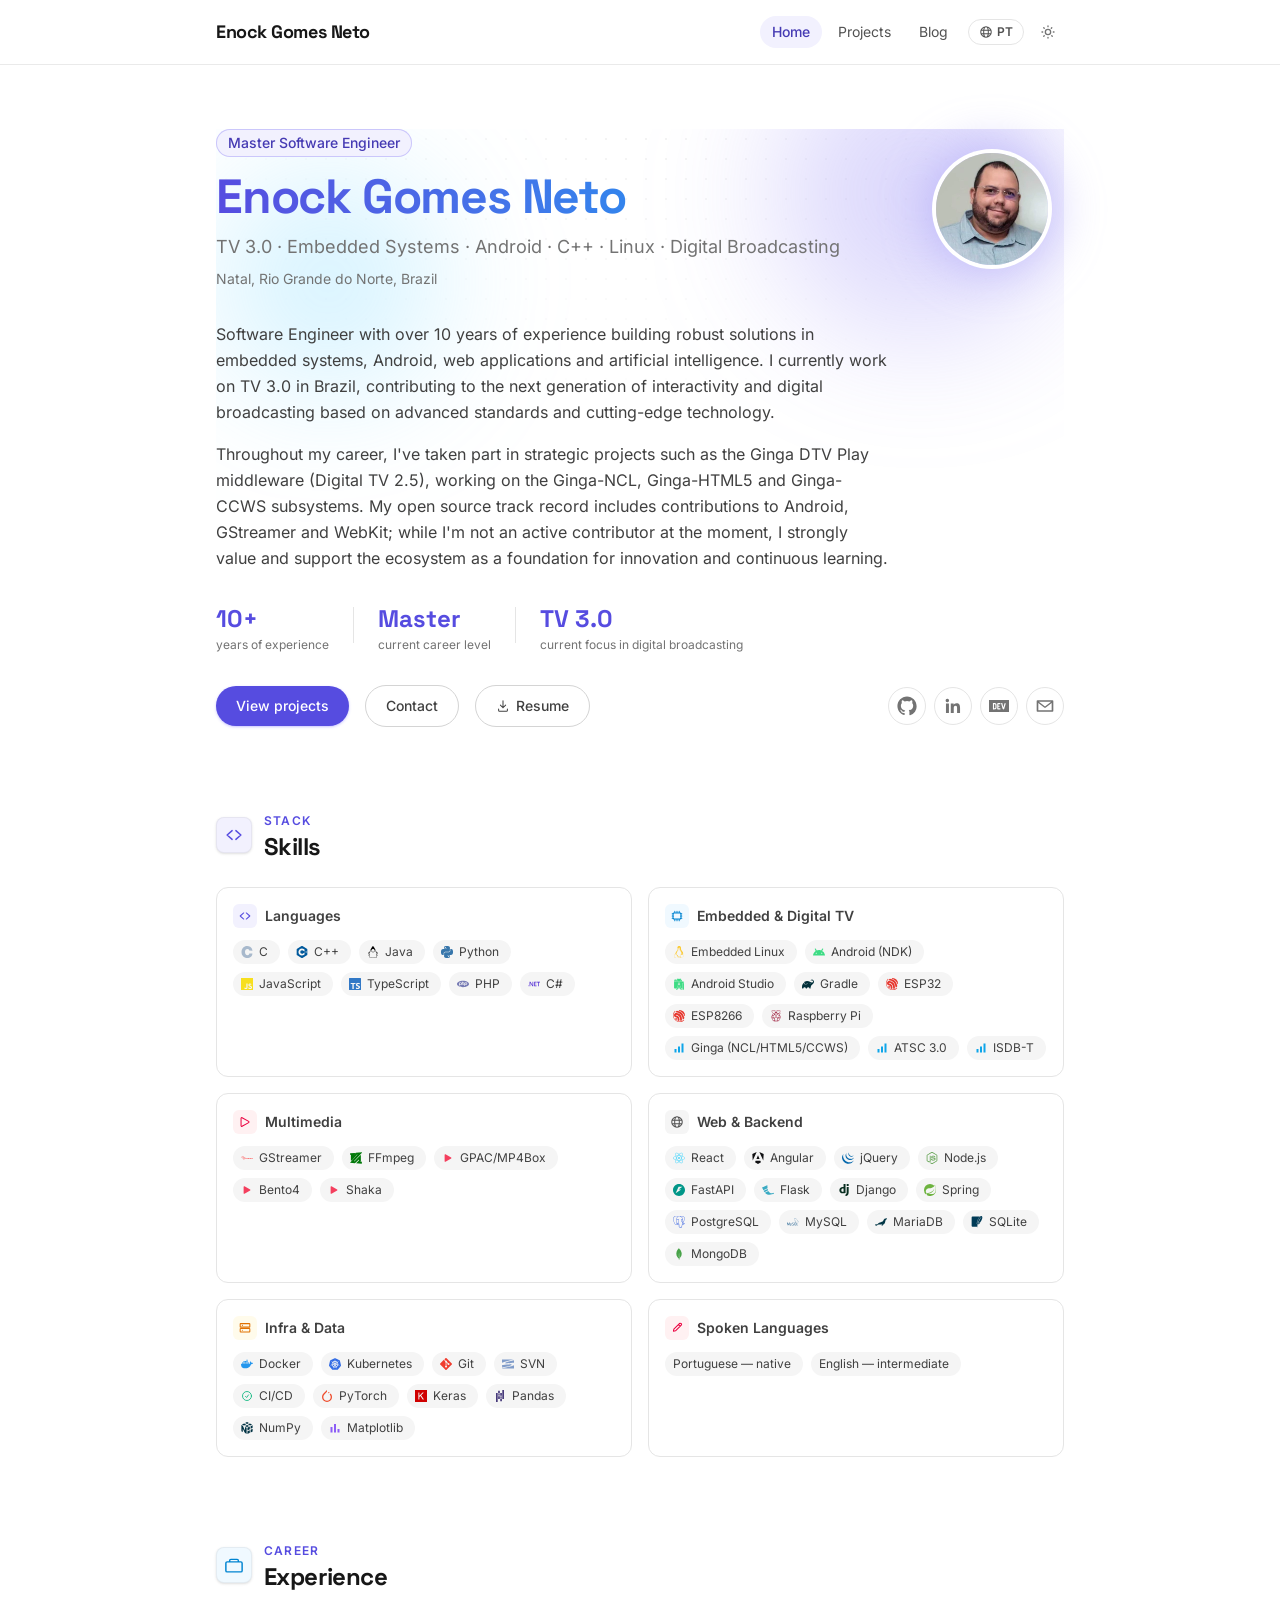
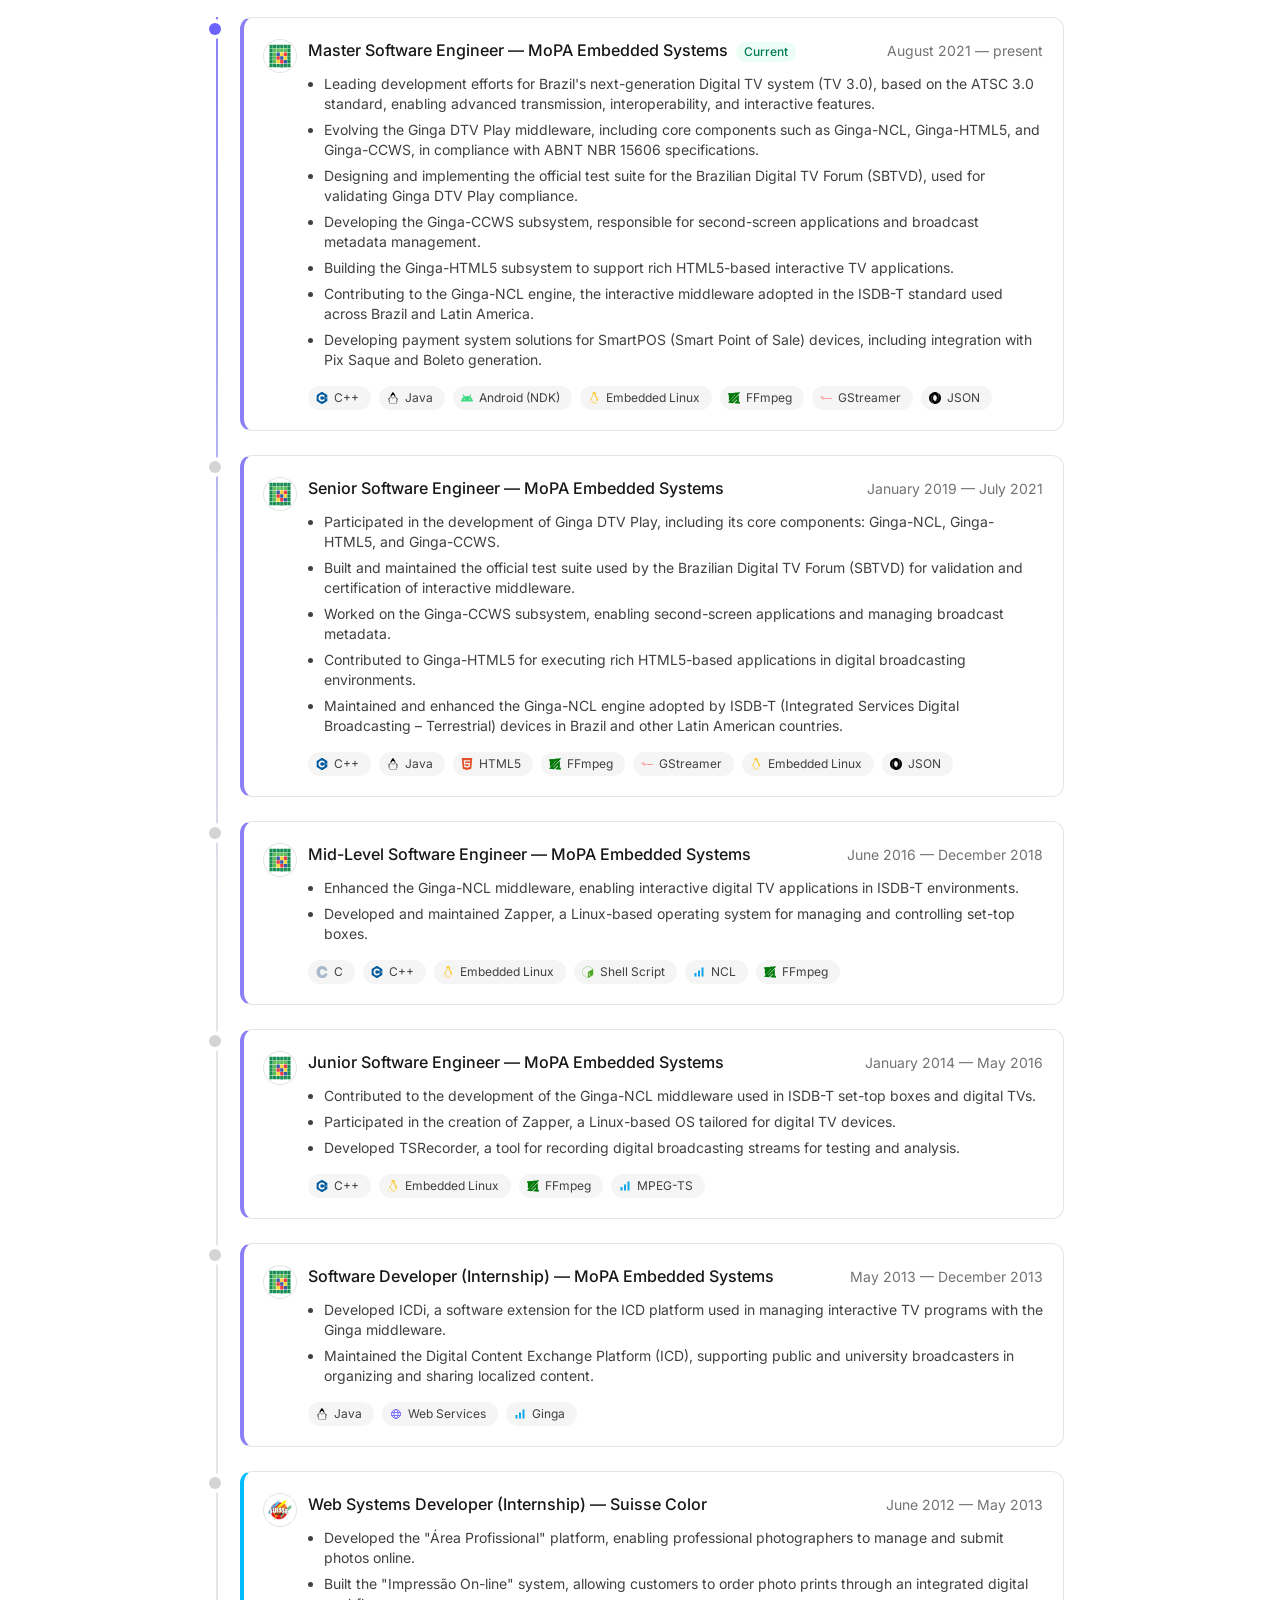
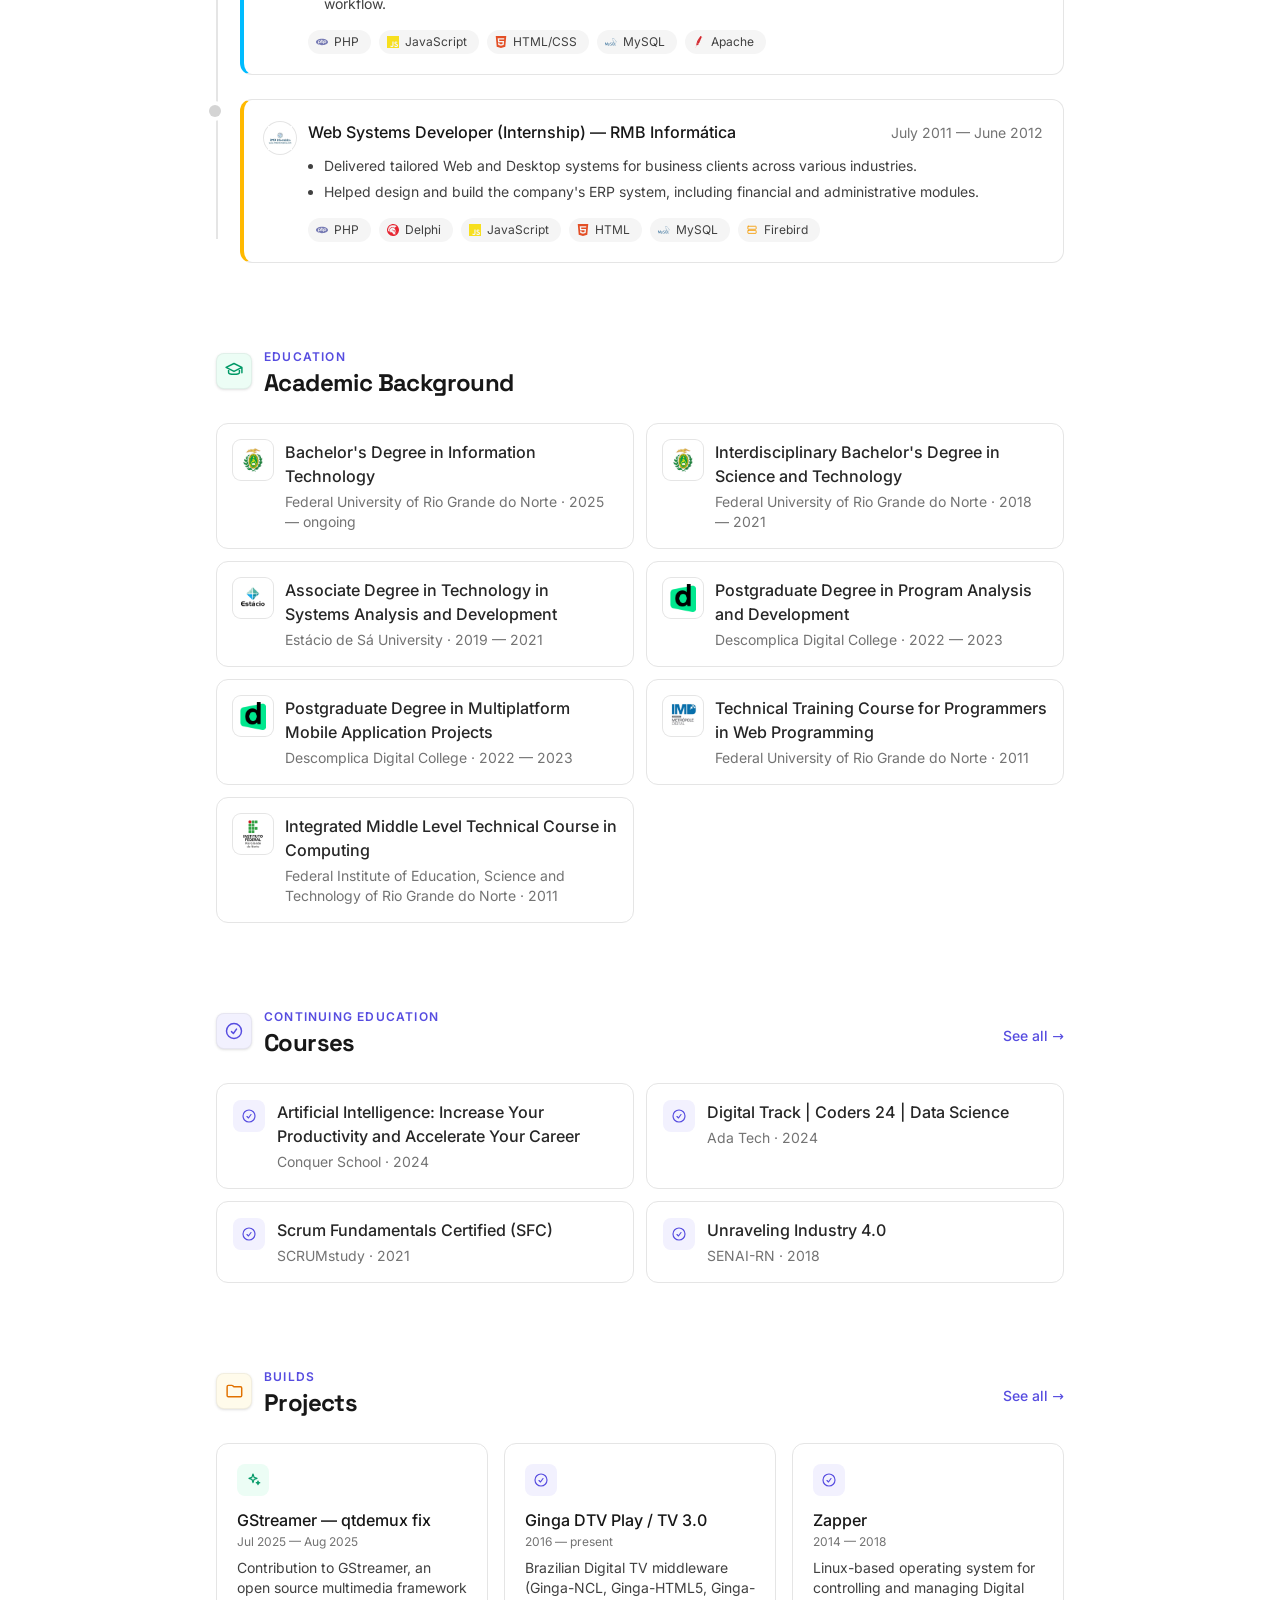
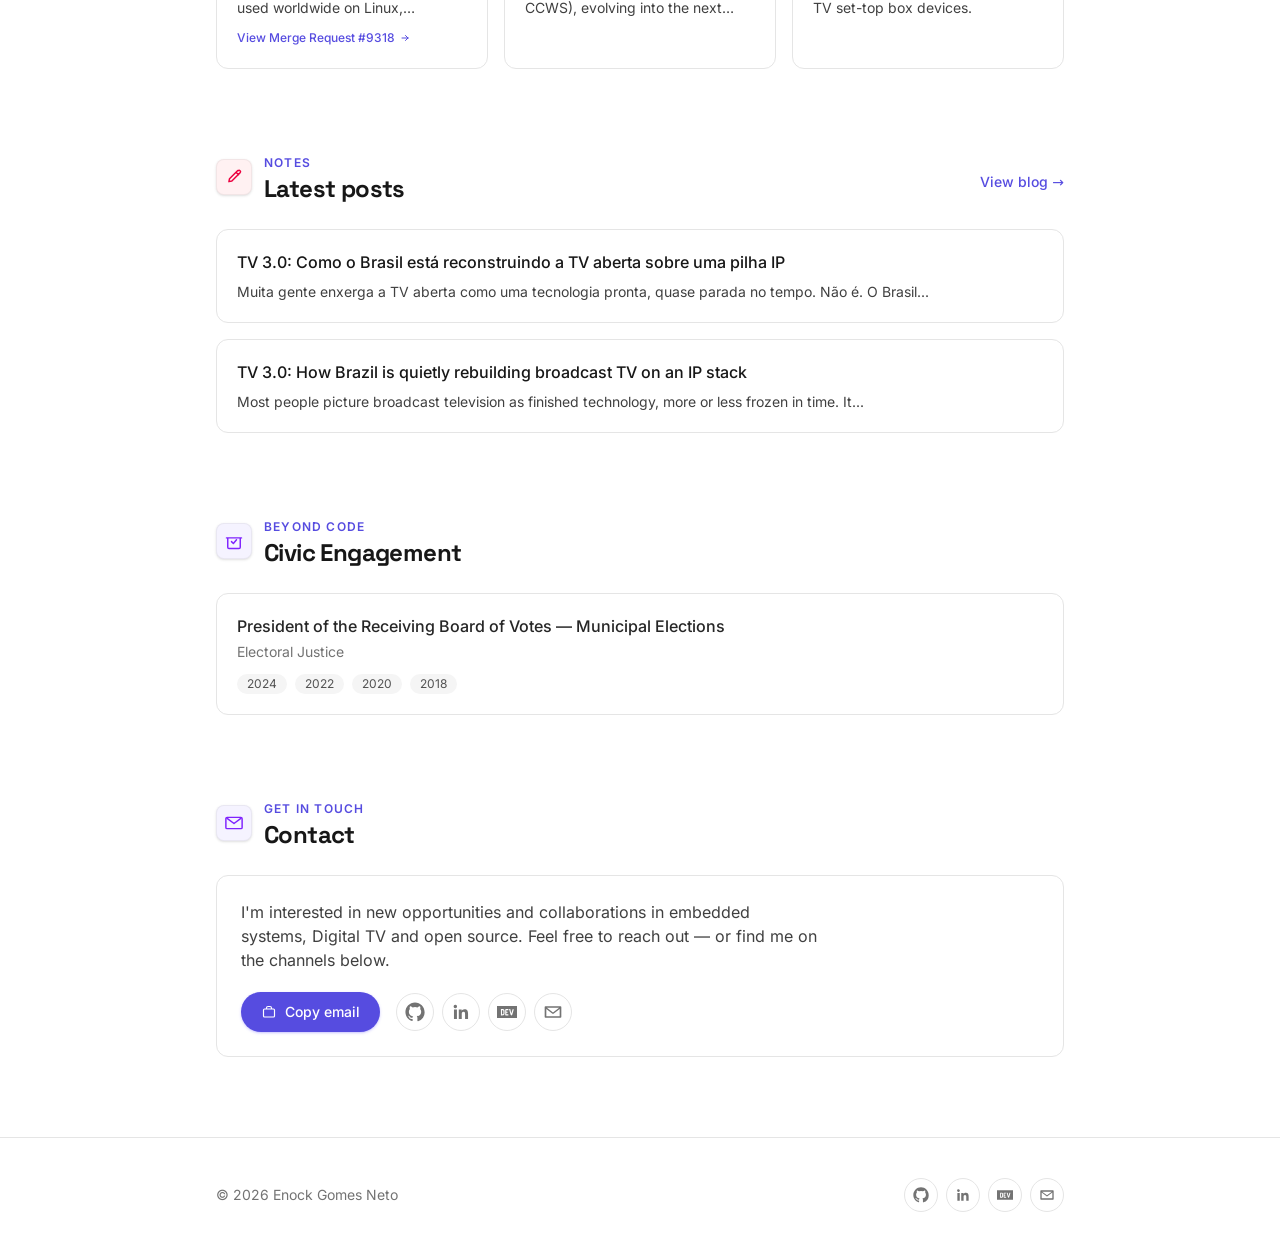
<file: en/index.html>
<!DOCTYPE html><html lang="en"><head><meta charset="utf-8"><link rel="icon" type="image/svg+xml" href="/favicon.svg"><link rel="icon" href="/favicon.ico" sizes="any"><link rel="apple-touch-icon" href="/apple-touch-icon.png"><link rel="manifest" href="/manifest.json"><meta name="theme-color" content="#6C63FF"><meta name="viewport" content="width=device-width, initial-scale=1"><meta name="generator" content="Astro v7.0.9"><title>Enock Gomes Neto — Master Software Engineer</title><meta name="description" content="Software Engineer with over 10 years of experience building robust solutions in embedded systems, Android, web applications and artificial intelligence. I currently work on TV 3.0 in Brazil, contributing to the next generation of interactivity and digital broadcasting based on advanced standards and cutting-edge technology."><link rel="canonical" href="https://enock.com.br/en/"><link rel="alternate" hreflang="pt-BR" href="https://enock.com.br/"><link rel="alternate" hreflang="en" href="https://enock.com.br/en/"><link rel="alternate" hreflang="x-default" href="https://enock.com.br/"><meta property="og:type" content="website"><meta property="og:title" content="Enock Gomes Neto — Master Software Engineer"><meta property="og:description" content="Software Engineer with over 10 years of experience building robust solutions in embedded systems, Android, web applications and artificial intelligence. I currently work on TV 3.0 in Brazil, contributing to the next generation of interactivity and digital broadcasting based on advanced standards and cutting-edge technology."><meta property="og:url" content="https://enock.com.br/"><meta property="og:image" content="https://enock.com.br/og-image.png"><meta property="og:image:width" content="1200"><meta property="og:image:height" content="630"><meta property="og:locale" content="en_US"><meta property="og:locale:alternate" content="pt_BR"><meta name="twitter:card" content="summary_large_image"><meta name="twitter:title" content="Enock Gomes Neto — Master Software Engineer"><meta name="twitter:description" content="Software Engineer with over 10 years of experience building robust solutions in embedded systems, Android, web applications and artificial intelligence. I currently work on TV 3.0 in Brazil, contributing to the next generation of interactivity and digital broadcasting based on advanced standards and cutting-edge technology."><meta name="twitter:image" content="https://enock.com.br/og-image.png"><script type="application/ld+json">{"@context":"https://schema.org","@type":"Person","name":"Enock Gomes Neto","jobTitle":"Master Software Engineer","description":"Software Engineer with over 10 years of experience building robust solutions in embedded systems, Android, web applications and artificial intelligence. I currently work on TV 3.0 in Brazil, contributing to the next generation of interactivity and digital broadcasting based on advanced standards and cutting-edge technology.","url":"https://enock.com.br","image":"https://enock.com.br/avatar.webp","knowsAbout":["TV 3.0","Digital Broadcasting","Embedded Systems","Ginga Middleware","ATSC 3.0","ISDB-T","Android (NDK)","C++","Embedded Linux","GStreamer","FFmpeg","Artificial Intelligence"],"worksFor":{"@type":"Organization","name":"MoPA Embedded Systems"},"alumniOf":[{"@type":"EducationalOrganization","name":"Federal University of Rio Grande do Norte"},{"@type":"EducationalOrganization","name":"Estácio de Sá University"},{"@type":"EducationalOrganization","name":"Descomplica Digital College"},{"@type":"EducationalOrganization","name":"Federal Institute of Education, Science and Technology of Rio Grande do Norte"}],"sameAs":["https://github.com/enocknt","https://www.linkedin.com/in/enocknt/","https://dev.to/enocknt"],"address":{"@type":"PostalAddress","addressLocality":"Natal","addressRegion":"RN","addressCountry":"BR"}}</script><script type="application/ld+json">{"@context":"https://schema.org","@type":"WebSite","name":"Enock Gomes Neto","url":"https://enock.com.br","inLanguage":"en","author":{"@type":"Person","name":"Enock Gomes Neto","url":"https://enock.com.br"}}</script><script>
      const stored = localStorage.getItem('theme');
      const prefersDark = window.matchMedia('(prefers-color-scheme: dark)').matches;
      if (stored === 'dark' || (!stored && prefersDark)) {
        document.documentElement.classList.add('dark');
      }
    </script><link rel="stylesheet" href="/_astro/Layout.2CP1ScpZ.css"></head><body class="bg-white text-neutral-900 antialiased dark:bg-neutral-950 dark:text-neutral-100 transition-colors"><a href="#main-content" class="sr-only focus:not-sr-only focus:fixed focus:top-4 focus:left-4 focus:z-50 focus:rounded-full focus:bg-accent-500 focus:px-5 focus:py-2.5 focus:text-sm focus:font-medium focus:text-white">Skip to content</a><header class="sticky top-0 z-50 border-b border-neutral-200/80 bg-white/75 backdrop-blur-md dark:border-neutral-800/80 dark:bg-neutral-950/75"><div class="mx-auto flex max-w-4xl items-center justify-between px-6 py-4"><a href="/en/" class="shrink-0 font-display text-lg font-bold tracking-tight whitespace-nowrap"><span class="sm:hidden">Enock</span><span class="hidden sm:inline">Enock Gomes Neto</span></a><nav class="flex items-center gap-1 text-sm"><a href="/en/" class="rounded-full px-3 py-1.5 transition-colors bg-accent-50 font-medium text-accent-700 dark:bg-accent-900/30 dark:text-accent-300">Home</a><a href="/en/projects" class="rounded-full px-3 py-1.5 transition-colors text-neutral-600 hover:bg-neutral-100 dark:text-neutral-400 dark:hover:bg-neutral-900">Projects</a><a href="/en/blog" class="rounded-full px-3 py-1.5 transition-colors text-neutral-600 hover:bg-neutral-100 dark:text-neutral-400 dark:hover:bg-neutral-900">Blog</a><a href="/" class="ml-1 flex items-center gap-1 rounded-full border border-neutral-200 px-2.5 py-1 text-xs font-semibold text-neutral-600 transition-colors hover:border-accent-300 hover:text-accent-600 dark:border-neutral-800 dark:text-neutral-400 dark:hover:border-accent-800 dark:hover:text-accent-400"><svg xmlns="http://www.w3.org/2000/svg" viewBox="0 0 24 24" fill="none" stroke="currentColor" stroke-width="1.75" class="h-3.5 w-3.5"><path stroke-linecap="round" stroke-linejoin="round" d="M12 21a9 9 0 1 0 0-18 9 9 0 0 0 0 18Zm0 0c-2.2 0-4-4.03-4-9s1.8-9 4-9 4 4.03 4 9-1.8 9-4 9ZM3.3 9h17.4M3.3 15h17.4"></path></svg>PT</a><button id="theme-toggle" type="button" aria-label="Toggle theme" class="ml-1 cursor-pointer rounded-full p-2 text-neutral-500 hover:bg-neutral-100 dark:text-neutral-400 dark:hover:bg-neutral-900"><svg xmlns="http://www.w3.org/2000/svg" viewBox="0 0 24 24" fill="none" stroke="currentColor" stroke-width="2" class="h-4 w-4 dark:hidden"><path stroke-linecap="round" stroke-linejoin="round" d="M12 3v1m0 16v1m9-9h-1M4 12H3m15.36 6.36-.7-.7M6.34 6.34l-.7-.7m12.02 0-.7.7M6.34 17.66l-.7.7M16 12a4 4 0 1 1-8 0 4 4 0 0 1 8 0Z"></path></svg><svg xmlns="http://www.w3.org/2000/svg" viewBox="0 0 24 24" fill="none" stroke="currentColor" stroke-width="2" class="hidden h-4 w-4 dark:block"><path stroke-linecap="round" stroke-linejoin="round" d="M21 12.79A9 9 0 1 1 11.21 3 7 7 0 0 0 21 12.79Z"></path></svg></button></nav></div></header><script>
  document.getElementById('theme-toggle')?.addEventListener('click', () => {
    const isDark = document.documentElement.classList.toggle('dark');
    localStorage.setItem('theme', isDark ? 'dark' : 'light');
  });
</script><main id="main-content" class="mx-auto max-w-4xl px-6 py-12 sm:py-16"><section id="sobre" class="relative"><div class="pointer-events-none absolute inset-0 -z-10 overflow-hidden" aria-hidden="true"><div class="absolute inset-0 opacity-70 [background-image:radial-gradient(circle,rgba(0,0,0,0.07)_1px,transparent_1px)] [background-size:20px_20px] [mask-image:radial-gradient(ellipse_60%_50%_at_50%_0%,black,transparent)] dark:opacity-40 dark:[background-image:radial-gradient(circle,rgba(255,255,255,0.12)_1px,transparent_1px)]"></div><div class="animate-float-a absolute -top-20 right-0 h-72 w-72 rounded-full bg-accent-400/30 blur-3xl dark:bg-accent-600/20"></div><div class="animate-float-b absolute top-10 left-0 h-56 w-56 rounded-full bg-sky-300/30 blur-3xl dark:bg-sky-600/15"></div></div><div class="flex flex-col-reverse items-start gap-8 sm:flex-row sm:items-center"><div class="flex-1"><span class="inline-flex items-center rounded-full bg-accent-50 px-3 py-1 text-sm font-medium text-accent-700 ring-1 ring-inset ring-accent-200 dark:bg-accent-900/30 dark:text-accent-300 dark:ring-accent-800">Master Software Engineer</span><h1 class="mt-4 bg-gradient-to-r from-accent-600 to-sky-500 bg-clip-text font-display text-4xl font-bold tracking-tight text-transparent dark:from-accent-400 dark:to-sky-400 sm:text-5xl">Enock Gomes Neto</h1><p class="mt-3 text-lg text-neutral-500 dark:text-neutral-400">TV 3.0 · Embedded Systems · Android · C++ · Linux · Digital Broadcasting</p><p class="mt-2 text-sm text-neutral-500 dark:text-neutral-400">Natal, Rio Grande do Norte, Brazil</p></div><div class="relative mr-2 shrink-0 sm:mr-4"><div class="absolute -inset-2 -z-10 rounded-full bg-accent-400/40 blur-xl" aria-hidden="true"></div><img src="/avatar.webp" alt="Enock Gomes Neto" width="112" height="112" fetchpriority="high" class="h-24 w-24 rounded-full ring-4 ring-white transition-transform duration-300 hover:scale-105 hover:rotate-2 dark:ring-neutral-900 sm:h-28 sm:w-28"></div></div><p class="mt-8 max-w-2xl leading-relaxed text-neutral-700 dark:text-neutral-300">Software Engineer with over 10 years of experience building robust solutions in embedded systems, Android, web applications and artificial intelligence. I currently work on TV 3.0 in Brazil, contributing to the next generation of interactivity and digital broadcasting based on advanced standards and cutting-edge technology.</p><p class="mt-4 max-w-2xl leading-relaxed text-neutral-700 dark:text-neutral-300">Throughout my career, I&#39;ve taken part in strategic projects such as the Ginga DTV Play middleware (Digital TV 2.5), working on the Ginga-NCL, Ginga-HTML5 and Ginga-CCWS subsystems. My open source track record includes contributions to Android, GStreamer and WebKit; while I&#39;m not an active contributor at the moment, I strongly value and support the ecosystem as a foundation for innovation and continuous learning.</p><div class="mt-8 flex items-start gap-6"><div><p class="font-display text-2xl font-bold text-accent-600 dark:text-accent-400">10+</p><p class="mt-0.5 text-xs text-neutral-500 dark:text-neutral-400">years of experience</p></div><div class="mt-1 h-9 w-px bg-neutral-200 dark:bg-neutral-800" aria-hidden="true"></div><div><p class="font-display text-2xl font-bold text-accent-600 dark:text-accent-400">Master</p><p class="mt-0.5 text-xs text-neutral-500 dark:text-neutral-400">current career level</p></div><div class="mt-1 h-9 w-px bg-neutral-200 dark:bg-neutral-800" aria-hidden="true"></div><div><p class="font-display text-2xl font-bold text-accent-600 dark:text-accent-400">TV 3.0</p><p class="mt-0.5 text-xs text-neutral-500 dark:text-neutral-400">current focus in digital broadcasting</p></div></div><div class="mt-8 flex flex-wrap items-center gap-4"><a href="/en/projects" class="rounded-full bg-accent-600 px-5 py-2.5 text-sm font-medium text-white shadow-sm shadow-accent-500/30 transition-all hover:-translate-y-0.5 hover:bg-accent-700 hover:shadow-lg hover:shadow-accent-500/40">View projects</a><button type="button" data-email-open data-email-user="enocknt" data-email-domain="gmail.com" class="cursor-pointer rounded-full border border-neutral-300 px-5 py-2.5 text-sm font-medium text-neutral-700 transition-all hover:-translate-y-0.5 hover:border-accent-400 hover:text-accent-600 dark:border-neutral-700 dark:text-neutral-300">Contact</button><a href="/resume-en.pdf" target="_blank" rel="noopener" class="inline-flex items-center gap-1.5 rounded-full border border-neutral-300 px-5 py-2.5 text-sm font-medium text-neutral-700 transition-all hover:-translate-y-0.5 hover:border-accent-400 hover:text-accent-600 dark:border-neutral-700 dark:text-neutral-300"><svg xmlns="http://www.w3.org/2000/svg" viewBox="0 0 24 24" fill="none" stroke="currentColor" stroke-width="1.75" stroke-linecap="round" stroke-linejoin="round" class="h-3.5 w-3.5"><path d="M12 3v12m0 0 4.5-4.5M12 15l-4.5-4.5M4.5 17.25v2.25a1.5 1.5 0 0 0 1.5 1.5h12a1.5 1.5 0 0 0 1.5-1.5v-2.25"></path></svg>Resume</a><div class="flex items-center gap-2 ml-auto"><a href="https://github.com/enocknt" target="_blank" rel="me noopener" aria-label="GitHub" class="flex cursor-pointer items-center justify-center rounded-full border border-neutral-200 p-2 text-neutral-500 transition-all hover:-translate-y-0.5 hover:scale-110 hover:border-accent-300 hover:bg-accent-50 hover:text-accent-600 dark:border-neutral-800 dark:text-neutral-400 dark:hover:border-accent-800 dark:hover:bg-accent-900/30 dark:hover:text-accent-400"><svg xmlns="http://www.w3.org/2000/svg" viewBox="0 0 24 24" fill="currentColor" class="h-5 w-5"><path d="M12 .5C5.65.5.5 5.65.5 12c0 5.09 3.29 9.4 7.86 10.93.57.1.78-.25.78-.55 0-.27-.01-1.17-.02-2.12-3.2.7-3.88-1.36-3.88-1.36-.52-1.34-1.28-1.7-1.28-1.7-1.04-.72.08-.7.08-.7 1.16.08 1.77 1.2 1.77 1.2 1.03 1.78 2.7 1.26 3.36.96.1-.75.4-1.26.73-1.55-2.55-.29-5.24-1.28-5.24-5.7 0-1.26.45-2.29 1.19-3.09-.12-.29-.52-1.46.11-3.05 0 0 .97-.31 3.18 1.18a11 11 0 0 1 5.8 0c2.2-1.49 3.17-1.18 3.17-1.18.63 1.6.23 2.76.11 3.05.74.8 1.19 1.83 1.19 3.09 0 4.43-2.7 5.4-5.27 5.69.42.36.78 1.08.78 2.18 0 1.57-.01 2.83-.01 3.22 0 .3.2.66.79.55A10.52 10.52 0 0 0 23.5 12C23.5 5.65 18.35.5 12 .5Z"></path></svg></a><a href="https://www.linkedin.com/in/enocknt/" target="_blank" rel="me noopener" aria-label="LinkedIn" class="flex cursor-pointer items-center justify-center rounded-full border border-neutral-200 p-2 text-neutral-500 transition-all hover:-translate-y-0.5 hover:scale-110 hover:border-accent-300 hover:bg-accent-50 hover:text-accent-600 dark:border-neutral-800 dark:text-neutral-400 dark:hover:border-accent-800 dark:hover:bg-accent-900/30 dark:hover:text-accent-400"><svg xmlns="http://www.w3.org/2000/svg" viewBox="0 0 24 24" fill="currentColor" class="h-5 w-5"><path d="M20.45 20.45h-3.56v-5.57c0-1.33-.03-3.04-1.85-3.04-1.86 0-2.14 1.45-2.14 2.94v5.67H9.34V9h3.42v1.56h.05c.48-.9 1.64-1.85 3.38-1.85 3.6 0 4.27 2.37 4.27 5.46v6.28ZM5.34 7.43a2.07 2.07 0 1 1 0-4.13 2.07 2.07 0 0 1 0 4.13ZM7.12 20.45H3.56V9h3.56v11.45Z"></path></svg></a><a href="https://dev.to/enocknt" target="_blank" rel="me noopener" aria-label="Blog" class="flex cursor-pointer items-center justify-center rounded-full border border-neutral-200 p-2 text-neutral-500 transition-all hover:-translate-y-0.5 hover:scale-110 hover:border-accent-300 hover:bg-accent-50 hover:text-accent-600 dark:border-neutral-800 dark:text-neutral-400 dark:hover:border-accent-800 dark:hover:bg-accent-900/30 dark:hover:text-accent-400"><svg xmlns="http://www.w3.org/2000/svg" viewBox="0 0 24 24" fill="currentColor" class="h-5 w-5"><path d="M7.42 10.05c-.18-.16-.46-.23-.84-.23H6l.02 2.44.04 2.45.56-.02c.41 0 .63-.07.83-.26.24-.24.26-.36.26-2.2 0-1.91-.02-1.96-.29-2.18zM0 4.94v14.12h24V4.94H0zM8.56 15.3c-.44.58-1.06.77-2.53.77H4.71V8.53h1.4c1.67 0 2.16.18 2.6.9.27.43.29.6.32 2.57.05 2.23-.02 2.73-.47 3.3zm5.09-5.47h-2.47v1.77h1.52v1.28l-.72.04-.75.03v1.77l1.22.03 1.2.04v1.28h-1.6c-1.53 0-1.6-.01-1.87-.3l-.3-.28v-3.16c0-3.02.01-3.18.25-3.48.23-.31.25-.31 1.88-.31h1.64v1.3zm4.68 5.45c-.17.43-.64.79-1 .79-.18 0-.45-.15-.67-.39-.32-.32-.45-.63-.82-2.08l-.9-3.39-.45-1.67h.76c.4 0 .75.02.75.05 0 .06 1.16 4.54 1.26 4.83.04.15.32-.7.73-2.3l.66-2.52.74-.04c.4-.02.73 0 .73.04 0 .14-1.67 6.38-1.8 6.68z"></path></svg></a><button type="button" aria-label="E-mail" data-email-open data-email-user="enocknt" data-email-domain="gmail.com" class="flex cursor-pointer items-center justify-center rounded-full border border-neutral-200 p-2 text-neutral-500 transition-all hover:-translate-y-0.5 hover:scale-110 hover:border-accent-300 hover:bg-accent-50 hover:text-accent-600 dark:border-neutral-800 dark:text-neutral-400 dark:hover:border-accent-800 dark:hover:bg-accent-900/30 dark:hover:text-accent-400"><svg xmlns="http://www.w3.org/2000/svg" viewBox="0 0 24 24" fill="currentColor" class="h-5 w-5"><path d="M3 5h18a1 1 0 0 1 1 1v12a1 1 0 0 1-1 1H3a1 1 0 0 1-1-1V6a1 1 0 0 1 1-1Zm1.7 2 7.3 5.5L19.3 7H4.7Zm-.7 1.4V17h16V8.4l-7.4 5.6a1 1 0 0 1-1.2 0L4 8.4Z"></path></svg></button></div></div></section><section id="skills" class="mt-20" data-reveal><div class="flex items-center gap-3"><span class="flex h-9 w-9 shrink-0 items-center justify-center rounded-lg shadow-sm ring-1 ring-inset ring-black/5 dark:ring-white/10 bg-accent-50 text-accent-600 dark:bg-accent-900/30 dark:text-accent-400"><svg xmlns="http://www.w3.org/2000/svg" viewBox="0 0 24 24" fill="none" stroke="currentColor" stroke-width="1.75" stroke-linecap="round" stroke-linejoin="round" class="h-5 w-5"><path d="M14.25 6.75 20.25 12l-6 5.25M9.75 6.75 3.75 12l6 5.25"></path></svg></span><div><span class="text-xs font-semibold uppercase tracking-widest text-accent-600 dark:text-accent-400">Stack</span><h2 class="font-display text-2xl font-bold tracking-tight">Skills</h2></div></div><div class="mt-6 grid gap-4 sm:grid-cols-2"><div class="rounded-xl border border-neutral-200 p-4 transition-colors hover:border-accent-200 dark:border-neutral-800 dark:hover:border-accent-800"><div class="flex items-center gap-2"><span class="flex h-6 w-6 items-center justify-center rounded-md bg-accent-50 text-accent-600 dark:bg-accent-900/30 dark:text-accent-400"><svg xmlns="http://www.w3.org/2000/svg" viewBox="0 0 24 24" fill="none" stroke="currentColor" stroke-width="1.75" stroke-linecap="round" stroke-linejoin="round" class="h-3.5 w-3.5"><path d="M14.25 6.75 20.25 12l-6 5.25M9.75 6.75 3.75 12l6 5.25"></path></svg></span><h3 class="text-sm font-semibold text-neutral-700 dark:text-neutral-300">Languages</h3></div><div class="mt-3 flex flex-wrap gap-2"><span class="inline-flex items-center gap-1.5 rounded-full bg-neutral-100 py-1 pl-2 pr-3 text-xs text-neutral-700 transition-colors hover:bg-accent-50 hover:text-accent-700 dark:bg-neutral-900 dark:text-neutral-300 dark:hover:bg-accent-900/30 dark:hover:text-accent-300"><svg xmlns="http://www.w3.org/2000/svg" viewBox="0 0 24 24" fill="#A8B9CC" class="h-3 w-3 shrink-0"><path d="M16.5921 9.1962s-.354-3.298-3.627-3.39c-3.2741-.09-4.9552 2.474-4.9552 6.14 0 3.6651 1.858 6.5972 5.0451 6.5972 3.184 0 3.5381-3.665 3.5381-3.665l6.1041.365s.36 3.31-2.196 5.836c-2.552 2.5241-5.6901 2.9371-7.8762 2.9201-2.19-.017-5.2261.034-8.1602-2.97-2.938-3.0101-3.436-5.9302-3.436-8.8002 0-2.8701.556-6.6702 4.047-9.5502C7.444.72 9.849 0 12.254 0c10.0422 0 10.7172 9.2602 10.7172 9.2602z"></path></svg>C</span><span class="inline-flex items-center gap-1.5 rounded-full bg-neutral-100 py-1 pl-2 pr-3 text-xs text-neutral-700 transition-colors hover:bg-accent-50 hover:text-accent-700 dark:bg-neutral-900 dark:text-neutral-300 dark:hover:bg-accent-900/30 dark:hover:text-accent-300"><svg xmlns="http://www.w3.org/2000/svg" viewBox="0 0 24 24" fill="#00599C" class="h-3 w-3 shrink-0"><path d="M22.394 6c-.167-.29-.398-.543-.652-.69L12.926.22c-.509-.294-1.34-.294-1.848 0L2.26 5.31c-.508.293-.923 1.013-.923 1.6v10.18c0 .294.104.62.271.91.167.29.398.543.652.69l8.816 5.09c.508.293 1.34.293 1.848 0l8.816-5.09c.254-.147.485-.4.652-.69.167-.29.27-.616.27-.91V6.91c.003-.294-.1-.62-.268-.91zM12 19.11c-3.92 0-7.109-3.19-7.109-7.11 0-3.92 3.19-7.11 7.11-7.11a7.133 7.133 0 016.156 3.553l-3.076 1.78a3.567 3.567 0 00-3.08-1.78A3.56 3.56 0 008.444 12 3.56 3.56 0 0012 15.555a3.57 3.57 0 003.08-1.778l3.078 1.78A7.135 7.135 0 0112 19.11zm7.11-6.715h-.79v.79h-.79v-.79h-.79v-.79h.79v-.79h.79v.79h.79zm2.962 0h-.79v.79h-.79v-.79h-.79v-.79h.79v-.79h.79v.79h.79z"></path></svg>C++</span><span class="inline-flex items-center gap-1.5 rounded-full bg-neutral-100 py-1 pl-2 pr-3 text-xs text-neutral-700 transition-colors hover:bg-accent-50 hover:text-accent-700 dark:bg-neutral-900 dark:text-neutral-300 dark:hover:bg-accent-900/30 dark:hover:text-accent-300"><svg xmlns="http://www.w3.org/2000/svg" viewBox="0 0 24 24" fill="#000000" class="h-3 w-3 shrink-0 dark:hidden"><path d="M11.915 0 11.7.215C9.515 2.4 7.47 6.39 6.046 10.483c-1.064 1.024-3.633 2.81-3.711 3.551-.093.87 1.746 2.611 1.55 3.235-.198.625-1.304 1.408-1.014 1.939.1.188.823.011 1.277-.491a13.389 13.389 0 0 0-.017 2.14c.076.906.27 1.668.643 2.232.372.563.956.911 1.667.911.397 0 .727-.114 1.024-.264.298-.149.571-.33.91-.5.68-.34 1.634-.666 3.53-.604 1.903.062 2.872.39 3.559.704.687.314 1.15.664 1.925.664.767 0 1.395-.336 1.807-.9.412-.563.631-1.33.72-2.24.06-.623.055-1.32 0-2.066.454.45 1.117.604 1.213.424.29-.53-.816-1.314-1.013-1.937-.198-.624 1.642-2.366 1.549-3.236-.08-.748-2.707-2.568-3.748-3.586C16.428 6.374 14.308 2.394 12.13.215zm.175 6.038a2.95 2.95 0 0 1 2.943 2.942 2.95 2.95 0 0 1-2.943 2.943A2.95 2.95 0 0 1 9.148 8.98a2.95 2.95 0 0 1 2.942-2.942zM8.685 7.983a3.515 3.515 0 0 0-.145.997c0 1.951 1.6 3.55 3.55 3.55 1.95 0 3.55-1.598 3.55-3.55 0-.329-.046-.648-.132-.951.334.095.64.208.915.336a42.699 42.699 0 0 1 2.042 5.829c.678 2.545 1.01 4.92.846 6.607-.082.844-.29 1.51-.606 1.94-.315.431-.713.651-1.315.651-.593 0-.932-.27-1.673-.61-.741-.338-1.825-.694-3.792-.758-1.974-.064-3.073.293-3.821.669-.375.188-.659.373-.911.5s-.466.2-.752.2c-.53 0-.876-.209-1.16-.64-.285-.43-.474-1.101-.545-1.948-.141-1.693.176-4.069.823-6.614a43.155 43.155 0 0 1 1.934-5.783c.348-.167.749-.31 1.192-.425zm-3.382 4.362a.216.216 0 0 1 .13.031c-.166.56-.323 1.116-.463 1.665a33.849 33.849 0 0 0-.547 2.555 3.9 3.9 0 0 0-.2-.39c-.58-1.012-.914-1.642-1.16-2.08.315-.24 1.679-1.755 2.24-1.781zm13.394.01c.562.027 1.926 1.543 2.24 1.783-.246.438-.58 1.068-1.16 2.08a4.428 4.428 0 0 0-.163.309 32.354 32.354 0 0 0-.562-2.49 40.579 40.579 0 0 0-.482-1.652.216.216 0 0 1 .127-.03z"></path></svg><svg xmlns="http://www.w3.org/2000/svg" viewBox="0 0 24 24" fill="#8c8c8c" class="hidden h-3 w-3 shrink-0 dark:block"><path d="M11.915 0 11.7.215C9.515 2.4 7.47 6.39 6.046 10.483c-1.064 1.024-3.633 2.81-3.711 3.551-.093.87 1.746 2.611 1.55 3.235-.198.625-1.304 1.408-1.014 1.939.1.188.823.011 1.277-.491a13.389 13.389 0 0 0-.017 2.14c.076.906.27 1.668.643 2.232.372.563.956.911 1.667.911.397 0 .727-.114 1.024-.264.298-.149.571-.33.91-.5.68-.34 1.634-.666 3.53-.604 1.903.062 2.872.39 3.559.704.687.314 1.15.664 1.925.664.767 0 1.395-.336 1.807-.9.412-.563.631-1.33.72-2.24.06-.623.055-1.32 0-2.066.454.45 1.117.604 1.213.424.29-.53-.816-1.314-1.013-1.937-.198-.624 1.642-2.366 1.549-3.236-.08-.748-2.707-2.568-3.748-3.586C16.428 6.374 14.308 2.394 12.13.215zm.175 6.038a2.95 2.95 0 0 1 2.943 2.942 2.95 2.95 0 0 1-2.943 2.943A2.95 2.95 0 0 1 9.148 8.98a2.95 2.95 0 0 1 2.942-2.942zM8.685 7.983a3.515 3.515 0 0 0-.145.997c0 1.951 1.6 3.55 3.55 3.55 1.95 0 3.55-1.598 3.55-3.55 0-.329-.046-.648-.132-.951.334.095.64.208.915.336a42.699 42.699 0 0 1 2.042 5.829c.678 2.545 1.01 4.92.846 6.607-.082.844-.29 1.51-.606 1.94-.315.431-.713.651-1.315.651-.593 0-.932-.27-1.673-.61-.741-.338-1.825-.694-3.792-.758-1.974-.064-3.073.293-3.821.669-.375.188-.659.373-.911.5s-.466.2-.752.2c-.53 0-.876-.209-1.16-.64-.285-.43-.474-1.101-.545-1.948-.141-1.693.176-4.069.823-6.614a43.155 43.155 0 0 1 1.934-5.783c.348-.167.749-.31 1.192-.425zm-3.382 4.362a.216.216 0 0 1 .13.031c-.166.56-.323 1.116-.463 1.665a33.849 33.849 0 0 0-.547 2.555 3.9 3.9 0 0 0-.2-.39c-.58-1.012-.914-1.642-1.16-2.08.315-.24 1.679-1.755 2.24-1.781zm13.394.01c.562.027 1.926 1.543 2.24 1.783-.246.438-.58 1.068-1.16 2.08a4.428 4.428 0 0 0-.163.309 32.354 32.354 0 0 0-.562-2.49 40.579 40.579 0 0 0-.482-1.652.216.216 0 0 1 .127-.03z"></path></svg>Java</span><span class="inline-flex items-center gap-1.5 rounded-full bg-neutral-100 py-1 pl-2 pr-3 text-xs text-neutral-700 transition-colors hover:bg-accent-50 hover:text-accent-700 dark:bg-neutral-900 dark:text-neutral-300 dark:hover:bg-accent-900/30 dark:hover:text-accent-300"><svg xmlns="http://www.w3.org/2000/svg" viewBox="0 0 24 24" fill="#3776AB" class="h-3 w-3 shrink-0"><path d="M14.25.18l.9.2.73.26.59.3.45.32.34.34.25.34.16.33.1.3.04.26.02.2-.01.13V8.5l-.05.63-.13.55-.21.46-.26.38-.3.31-.33.25-.35.19-.35.14-.33.1-.3.07-.26.04-.21.02H8.77l-.69.05-.59.14-.5.22-.41.27-.33.32-.27.35-.2.36-.15.37-.1.35-.07.32-.04.27-.02.21v3.06H3.17l-.21-.03-.28-.07-.32-.12-.35-.18-.36-.26-.36-.36-.35-.46-.32-.59-.28-.73-.21-.88-.14-1.05-.05-1.23.06-1.22.16-1.04.24-.87.32-.71.36-.57.4-.44.42-.33.42-.24.4-.16.36-.1.32-.05.24-.01h.16l.06.01h8.16v-.83H6.18l-.01-2.75-.02-.37.05-.34.11-.31.17-.28.25-.26.31-.23.38-.2.44-.18.51-.15.58-.12.64-.1.71-.06.77-.04.84-.02 1.27.05zm-6.3 1.98l-.23.33-.08.41.08.41.23.34.33.22.41.09.41-.09.33-.22.23-.34.08-.41-.08-.41-.23-.33-.33-.22-.41-.09-.41.09zm13.09 3.95l.28.06.32.12.35.18.36.27.36.35.35.47.32.59.28.73.21.88.14 1.04.05 1.23-.06 1.23-.16 1.04-.24.86-.32.71-.36.57-.4.45-.42.33-.42.24-.4.16-.36.09-.32.05-.24.02-.16-.01h-8.22v.82h5.84l.01 2.76.02.36-.05.34-.11.31-.17.29-.25.25-.31.24-.38.2-.44.17-.51.15-.58.13-.64.09-.71.07-.77.04-.84.01-1.27-.04-1.07-.14-.9-.2-.73-.25-.59-.3-.45-.33-.34-.34-.25-.34-.16-.33-.1-.3-.04-.25-.02-.2.01-.13v-5.34l.05-.64.13-.54.21-.46.26-.38.3-.32.33-.24.35-.2.35-.14.33-.1.3-.06.26-.04.21-.02.13-.01h5.84l.69-.05.59-.14.5-.21.41-.28.33-.32.27-.35.2-.36.15-.36.1-.35.07-.32.04-.28.02-.21V6.07h2.09l.14.01zm-6.47 14.25l-.23.33-.08.41.08.41.23.33.33.23.41.08.41-.08.33-.23.23-.33.08-.41-.08-.41-.23-.33-.33-.23-.41-.08-.41.08z"></path></svg>Python</span><span class="inline-flex items-center gap-1.5 rounded-full bg-neutral-100 py-1 pl-2 pr-3 text-xs text-neutral-700 transition-colors hover:bg-accent-50 hover:text-accent-700 dark:bg-neutral-900 dark:text-neutral-300 dark:hover:bg-accent-900/30 dark:hover:text-accent-300"><svg xmlns="http://www.w3.org/2000/svg" viewBox="0 0 24 24" fill="#F7DF1E" class="h-3 w-3 shrink-0"><path d="M0 0h24v24H0V0zm22.034 18.276c-.175-1.095-.888-2.015-3.003-2.873-.736-.345-1.554-.585-1.797-1.14-.091-.33-.105-.51-.046-.705.15-.646.915-.84 1.515-.66.39.12.75.42.976.9 1.034-.676 1.034-.676 1.755-1.125-.27-.42-.404-.601-.586-.78-.63-.705-1.469-1.065-2.834-1.034l-.705.089c-.676.165-1.32.525-1.71 1.005-1.14 1.291-.811 3.541.569 4.471 1.365 1.02 3.361 1.244 3.616 2.205.24 1.17-.87 1.545-1.966 1.41-.811-.18-1.26-.586-1.755-1.336l-1.83 1.051c.21.48.45.689.81 1.109 1.74 1.756 6.09 1.666 6.871-1.004.029-.09.24-.705.074-1.65l.046.067zm-8.983-7.245h-2.248c0 1.938-.009 3.864-.009 5.805 0 1.232.063 2.363-.138 2.711-.33.689-1.18.601-1.566.48-.396-.196-.597-.466-.83-.855-.063-.105-.11-.196-.127-.196l-1.825 1.125c.305.63.75 1.172 1.324 1.517.855.51 2.004.675 3.207.405.783-.226 1.458-.691 1.811-1.411.51-.93.402-2.07.397-3.346.012-2.054 0-4.109 0-6.179l.004-.056z"></path></svg>JavaScript</span><span class="inline-flex items-center gap-1.5 rounded-full bg-neutral-100 py-1 pl-2 pr-3 text-xs text-neutral-700 transition-colors hover:bg-accent-50 hover:text-accent-700 dark:bg-neutral-900 dark:text-neutral-300 dark:hover:bg-accent-900/30 dark:hover:text-accent-300"><svg xmlns="http://www.w3.org/2000/svg" viewBox="0 0 24 24" fill="#3178C6" class="h-3 w-3 shrink-0"><path d="M1.125 0C.502 0 0 .502 0 1.125v21.75C0 23.498.502 24 1.125 24h21.75c.623 0 1.125-.502 1.125-1.125V1.125C24 .502 23.498 0 22.875 0zm17.363 9.75c.612 0 1.154.037 1.627.111a6.38 6.38 0 0 1 1.306.34v2.458a3.95 3.95 0 0 0-.643-.361 5.093 5.093 0 0 0-.717-.26 5.453 5.453 0 0 0-1.426-.2c-.3 0-.573.028-.819.086a2.1 2.1 0 0 0-.623.242c-.17.104-.3.229-.393.374a.888.888 0 0 0-.14.49c0 .196.053.373.156.529.104.156.252.304.443.444s.423.276.696.41c.273.135.582.274.926.416.47.197.892.407 1.266.628.374.222.695.473.963.753.268.279.472.598.614.957.142.359.214.776.214 1.253 0 .657-.125 1.21-.373 1.656a3.033 3.033 0 0 1-1.012 1.085 4.38 4.38 0 0 1-1.487.596c-.566.12-1.163.18-1.79.18a9.916 9.916 0 0 1-1.84-.164 5.544 5.544 0 0 1-1.512-.493v-2.63a5.033 5.033 0 0 0 3.237 1.2c.333 0 .624-.03.872-.09.249-.06.456-.144.623-.25.166-.108.29-.234.373-.38a1.023 1.023 0 0 0-.074-1.089 2.12 2.12 0 0 0-.537-.5 5.597 5.597 0 0 0-.807-.444 27.72 27.72 0 0 0-1.007-.436c-.918-.383-1.602-.852-2.053-1.405-.45-.553-.676-1.222-.676-2.005 0-.614.123-1.141.369-1.582.246-.441.58-.804 1.004-1.089a4.494 4.494 0 0 1 1.47-.629 7.536 7.536 0 0 1 1.77-.201zm-15.113.188h9.563v2.166H9.506v9.646H6.789v-9.646H3.375z"></path></svg>TypeScript</span><span class="inline-flex items-center gap-1.5 rounded-full bg-neutral-100 py-1 pl-2 pr-3 text-xs text-neutral-700 transition-colors hover:bg-accent-50 hover:text-accent-700 dark:bg-neutral-900 dark:text-neutral-300 dark:hover:bg-accent-900/30 dark:hover:text-accent-300"><svg xmlns="http://www.w3.org/2000/svg" viewBox="0 0 24 24" fill="#777BB4" class="h-3 w-3 shrink-0"><path d="M7.01 10.207h-.944l-.515 2.648h.838c.556 0 .97-.105 1.242-.314.272-.21.455-.559.55-1.049.092-.47.05-.802-.124-.995-.175-.193-.523-.29-1.047-.29zM12 5.688C5.373 5.688 0 8.514 0 12s5.373 6.313 12 6.313S24 15.486 24 12c0-3.486-5.373-6.312-12-6.312zm-3.26 7.451c-.261.25-.575.438-.917.551-.336.108-.765.164-1.285.164H5.357l-.327 1.681H3.652l1.23-6.326h2.65c.797 0 1.378.209 1.744.628.366.418.476 1.002.33 1.752a2.836 2.836 0 0 1-.305.847c-.143.255-.33.49-.561.703zm4.024.715l.543-2.799c.063-.318.039-.536-.068-.651-.107-.116-.336-.174-.687-.174H11.46l-.704 3.625H9.388l1.23-6.327h1.367l-.327 1.682h1.218c.767 0 1.295.134 1.586.401s.378.7.263 1.299l-.572 2.944h-1.389zm7.597-2.265a2.782 2.782 0 0 1-.305.847c-.143.255-.33.49-.561.703a2.44 2.44 0 0 1-.917.551c-.336.108-.765.164-1.286.164h-1.18l-.327 1.682h-1.378l1.23-6.326h2.649c.797 0 1.378.209 1.744.628.366.417.477 1.001.331 1.751zM17.766 10.207h-.943l-.516 2.648h.838c.557 0 .971-.105 1.242-.314.272-.21.455-.559.551-1.049.092-.47.049-.802-.125-.995s-.524-.29-1.047-.29z"></path></svg>PHP</span><span class="inline-flex items-center gap-1.5 rounded-full bg-neutral-100 py-1 pl-2 pr-3 text-xs text-neutral-700 transition-colors hover:bg-accent-50 hover:text-accent-700 dark:bg-neutral-900 dark:text-neutral-300 dark:hover:bg-accent-900/30 dark:hover:text-accent-300"><svg xmlns="http://www.w3.org/2000/svg" viewBox="0 0 24 24" fill="#512BD4" class="h-3 w-3 shrink-0"><path d="M24 8.77h-2.468v7.565h-1.425V8.77h-2.462V7.53H24zm-6.852 7.565h-4.821V7.53h4.63v1.24h-3.205v2.494h2.953v1.234h-2.953v2.604h3.396zm-6.708 0H8.882L4.78 9.863a2.896 2.896 0 0 1-.258-.51h-.036c.032.189.048.592.048 1.21v5.772H3.157V7.53h1.659l3.965 6.32c.167.261.275.442.323.54h.024c-.04-.233-.06-.629-.06-1.185V7.529h1.372zm-8.703-.693a.868.829 0 0 1-.869.829.868.829 0 0 1-.868-.83.868.829 0 0 1 .868-.828.868.829 0 0 1 .869.829Z"></path></svg>C#</span></div></div><div class="rounded-xl border border-neutral-200 p-4 transition-colors hover:border-accent-200 dark:border-neutral-800 dark:hover:border-accent-800"><div class="flex items-center gap-2"><span class="flex h-6 w-6 items-center justify-center rounded-md bg-sky-50 text-sky-600 dark:bg-sky-900/30 dark:text-sky-400"><svg xmlns="http://www.w3.org/2000/svg" viewBox="0 0 24 24" fill="none" stroke="currentColor" stroke-width="1.75" stroke-linecap="round" stroke-linejoin="round" class="h-3.5 w-3.5"><path d="M8.25 3.75v2.25m3.75-2.25v2.25m3.75-2.25v2.25M8.25 18v2.25m3.75-2.25v2.25m3.75-2.25v2.25M3.75 8.25H6m-2.25 3.75H6m-2.25 3.75H6M18 8.25h2.25M18 12h2.25M18 15.75h2.25M6.75 6.75h10.5a1.5 1.5 0 0 1 1.5 1.5v7.5a1.5 1.5 0 0 1-1.5 1.5H6.75a1.5 1.5 0 0 1-1.5-1.5v-7.5a1.5 1.5 0 0 1 1.5-1.5Z"></path></svg></span><h3 class="text-sm font-semibold text-neutral-700 dark:text-neutral-300">Embedded &amp; Digital TV</h3></div><div class="mt-3 flex flex-wrap gap-2"><span class="inline-flex items-center gap-1.5 rounded-full bg-neutral-100 py-1 pl-2 pr-3 text-xs text-neutral-700 transition-colors hover:bg-accent-50 hover:text-accent-700 dark:bg-neutral-900 dark:text-neutral-300 dark:hover:bg-accent-900/30 dark:hover:text-accent-300"><svg xmlns="http://www.w3.org/2000/svg" viewBox="0 0 24 24" fill="#FCC624" class="h-3 w-3 shrink-0"><path d="M12.504 0c-.155 0-.315.008-.48.021-4.226.333-3.105 4.807-3.17 6.298-.076 1.092-.3 1.953-1.05 3.02-.885 1.051-2.127 2.75-2.716 4.521-.278.832-.41 1.684-.287 2.489a.424.424 0 00-.11.135c-.26.268-.45.6-.663.839-.199.199-.485.267-.797.4-.313.136-.658.269-.864.68-.09.189-.136.394-.132.602 0 .199.027.4.055.536.058.399.116.728.04.97-.249.68-.28 1.145-.106 1.484.174.334.535.47.94.601.81.2 1.91.135 2.774.6.926.466 1.866.67 2.616.47.526-.116.97-.464 1.208-.946.587-.003 1.23-.269 2.26-.334.699-.058 1.574.267 2.577.2.025.134.063.198.114.333l.003.003c.391.778 1.113 1.132 1.884 1.071.771-.06 1.592-.536 2.257-1.306.631-.765 1.683-1.084 2.378-1.503.348-.199.629-.469.649-.853.023-.4-.2-.811-.714-1.376v-.097l-.003-.003c-.17-.2-.25-.535-.338-.926-.085-.401-.182-.786-.492-1.046h-.003c-.059-.054-.123-.067-.188-.135a.357.357 0 00-.19-.064c.431-1.278.264-2.55-.173-3.694-.533-1.41-1.465-2.638-2.175-3.483-.796-1.005-1.576-1.957-1.56-3.368.026-2.152.236-6.133-3.544-6.139zm.529 3.405h.013c.213 0 .396.062.584.198.19.135.33.332.438.533.105.259.158.459.166.724 0-.02.006-.04.006-.06v.105a.086.086 0 01-.004-.021l-.004-.024a1.807 1.807 0 01-.15.706.953.953 0 01-.213.335.71.71 0 00-.088-.042c-.104-.045-.198-.064-.284-.133a1.312 1.312 0 00-.22-.066c.05-.06.146-.133.183-.198.053-.128.082-.264.088-.402v-.02a1.21 1.21 0 00-.061-.4c-.045-.134-.101-.2-.183-.333-.084-.066-.167-.132-.267-.132h-.016c-.093 0-.176.03-.262.132a.8.8 0 00-.205.334 1.18 1.18 0 00-.09.4v.019c.002.089.008.179.02.267-.193-.067-.438-.135-.607-.202a1.635 1.635 0 01-.018-.2v-.02a1.772 1.772 0 01.15-.768c.082-.22.232-.406.43-.533a.985.985 0 01.594-.2zm-2.962.059h.036c.142 0 .27.048.399.135.146.129.264.288.344.465.09.199.14.4.153.667v.004c.007.134.006.2-.002.266v.08c-.03.007-.056.018-.083.024-.152.055-.274.135-.393.2.012-.09.013-.18.003-.267v-.015c-.012-.133-.04-.2-.082-.333a.613.613 0 00-.166-.267.248.248 0 00-.183-.064h-.021c-.071.006-.13.04-.186.132a.552.552 0 00-.12.27.944.944 0 00-.023.33v.015c.012.135.037.2.08.334.046.134.098.2.166.268.01.009.02.018.034.024-.07.057-.117.07-.176.136a.304.304 0 01-.131.068 2.62 2.62 0 01-.275-.402 1.772 1.772 0 01-.155-.667 1.759 1.759 0 01.08-.668 1.43 1.43 0 01.283-.535c.128-.133.26-.2.418-.2zm1.37 1.706c.332 0 .733.065 1.216.399.293.2.523.269 1.052.468h.003c.255.136.405.266.478.399v-.131a.571.571 0 01.016.47c-.123.31-.516.643-1.063.842v.002c-.268.135-.501.333-.775.465-.276.135-.588.292-1.012.267a1.139 1.139 0 01-.448-.067 3.566 3.566 0 01-.322-.198c-.195-.135-.363-.332-.612-.465v-.005h-.005c-.4-.246-.616-.512-.686-.71-.07-.268-.005-.47.193-.6.224-.135.38-.271.483-.336.104-.074.143-.102.176-.131h.002v-.003c.169-.202.436-.47.839-.601.139-.036.294-.065.466-.065zm2.8 2.142c.358 1.417 1.196 3.475 1.735 4.473.286.534.855 1.659 1.102 3.024.156-.005.33.018.513.064.646-1.671-.546-3.467-1.089-3.966-.22-.2-.232-.335-.123-.335.59.534 1.365 1.572 1.646 2.757.13.535.16 1.104.021 1.67.067.028.135.06.205.067 1.032.534 1.413.938 1.23 1.537v-.043c-.06-.003-.12 0-.18 0h-.016c.151-.467-.182-.825-1.065-1.224-.915-.4-1.646-.336-1.77.465-.008.043-.013.066-.018.135-.068.023-.139.053-.209.064-.43.268-.662.669-.793 1.187-.13.533-.17 1.156-.205 1.869v.003c-.02.334-.17.838-.319 1.35-1.5 1.072-3.58 1.538-5.348.334a2.645 2.645 0 00-.402-.533 1.45 1.45 0 00-.275-.333c.182 0 .338-.03.465-.067a.615.615 0 00.314-.334c.108-.267 0-.697-.345-1.163-.345-.467-.931-.995-1.788-1.521-.63-.4-.986-.87-1.15-1.396-.165-.534-.143-1.085-.015-1.645.245-1.07.873-2.11 1.274-2.763.107-.065.037.135-.408.974-.396.751-1.14 2.497-.122 3.854a8.123 8.123 0 01.647-2.876c.564-1.278 1.743-3.504 1.836-5.268.048.036.217.135.289.202.218.133.38.333.59.465.21.201.477.335.876.335.039.003.075.006.11.006.412 0 .73-.134.997-.268.29-.134.52-.334.74-.4h.005c.467-.135.835-.402 1.044-.7zm2.185 8.958c.037.6.343 1.245.882 1.377.588.134 1.434-.333 1.791-.765l.211-.01c.315-.007.577.01.847.268l.003.003c.208.199.305.53.391.876.085.4.154.78.409 1.066.486.527.645.906.636 1.14l.003-.007v.018l-.003-.012c-.015.262-.185.396-.498.595-.63.401-1.746.712-2.457 1.57-.618.737-1.37 1.14-2.036 1.191-.664.053-1.237-.2-1.574-.898l-.005-.003c-.21-.4-.12-1.025.056-1.69.176-.668.428-1.344.463-1.897.037-.714.076-1.335.195-1.814.12-.465.308-.797.641-.984l.045-.022zm-10.814.049h.01c.053 0 .105.005.157.014.376.055.706.333 1.023.752l.91 1.664.003.003c.243.533.754 1.064 1.189 1.637.434.598.77 1.131.729 1.57v.006c-.057.744-.48 1.148-1.125 1.294-.645.135-1.52.002-2.395-.464-.968-.536-2.118-.469-2.857-.602-.369-.066-.61-.2-.723-.4-.11-.2-.113-.602.123-1.23v-.004l.002-.003c.117-.334.03-.752-.027-1.118-.055-.401-.083-.71.043-.94.16-.334.396-.4.69-.533.294-.135.64-.202.915-.47h.002v-.002c.256-.268.445-.601.668-.838.19-.201.38-.336.663-.336zm7.159-9.074c-.435.201-.945.535-1.488.535-.542 0-.97-.267-1.28-.466-.154-.134-.28-.268-.373-.335-.164-.134-.144-.333-.074-.333.109.016.129.134.199.2.096.066.215.2.36.333.292.2.68.467 1.167.467.485 0 1.053-.267 1.398-.466.195-.135.445-.334.648-.467.156-.136.149-.267.279-.267.128.016.034.134-.147.332a8.097 8.097 0 01-.69.468zm-1.082-1.583V5.64c-.006-.02.013-.042.029-.05.074-.043.18-.027.26.004.063 0 .16.067.15.135-.006.049-.085.066-.135.066-.055 0-.092-.043-.141-.068-.052-.018-.146-.008-.163-.065zm-.551 0c-.02.058-.113.049-.166.066-.047.025-.086.068-.14.068-.05 0-.13-.02-.136-.068-.01-.066.088-.133.15-.133.08-.031.184-.047.259-.005.019.009.036.03.03.05v.02h.003z"></path></svg>Embedded Linux</span><span class="inline-flex items-center gap-1.5 rounded-full bg-neutral-100 py-1 pl-2 pr-3 text-xs text-neutral-700 transition-colors hover:bg-accent-50 hover:text-accent-700 dark:bg-neutral-900 dark:text-neutral-300 dark:hover:bg-accent-900/30 dark:hover:text-accent-300"><svg xmlns="http://www.w3.org/2000/svg" viewBox="0 0 24 24" fill="#3DDC84" class="h-3 w-3 shrink-0"><path d="M18.4395 5.5586c-.675 1.1664-1.352 2.3318-2.0274 3.498-.0366-.0155-.0742-.0286-.1113-.043-1.8249-.6957-3.484-.8-4.42-.787-1.8551.0185-3.3544.4643-4.2597.8203-.084-.1494-1.7526-3.021-2.0215-3.4864a1.1451 1.1451 0 0 0-.1406-.1914c-.3312-.364-.9054-.4859-1.379-.203-.475.282-.7136.9361-.3886 1.5019 1.9466 3.3696-.0966-.2158 1.9473 3.3593.0172.031-.4946.2642-1.3926 1.0177C2.8987 12.176.452 14.772 0 18.9902h24c-.119-1.1108-.3686-2.099-.7461-3.0683-.7438-1.9118-1.8435-3.2928-2.7402-4.1836a12.1048 12.1048 0 0 0-2.1309-1.6875c.6594-1.122 1.312-2.2559 1.9649-3.3848.2077-.3615.1886-.7956-.0079-1.1191a1.1001 1.1001 0 0 0-.8515-.5332c-.5225-.0536-.9392.3128-1.0488.5449zm-.0391 8.461c.3944.5926.324 1.3306-.1563 1.6503-.4799.3197-1.188.0985-1.582-.4941-.3944-.5927-.324-1.3307.1563-1.6504.4727-.315 1.1812-.1086 1.582.4941zM7.207 13.5273c.4803.3197.5506 1.0577.1563 1.6504-.394.5926-1.1038.8138-1.584.4941-.48-.3197-.5503-1.0577-.1563-1.6504.4008-.6021 1.1087-.8106 1.584-.4941z"></path></svg>Android (NDK)</span><span class="inline-flex items-center gap-1.5 rounded-full bg-neutral-100 py-1 pl-2 pr-3 text-xs text-neutral-700 transition-colors hover:bg-accent-50 hover:text-accent-700 dark:bg-neutral-900 dark:text-neutral-300 dark:hover:bg-accent-900/30 dark:hover:text-accent-300"><svg xmlns="http://www.w3.org/2000/svg" viewBox="0 0 24 24" fill="#3DDC84" class="h-3 w-3 shrink-0"><path d="M19.2693 10.3368c-.3321 0-.6026.2705-.6026.6031v9.8324h-1.7379l-3.3355-6.9396c.476-.5387.6797-1.286.5243-2.0009a2.2862 2.2862 0 0 0-1.2893-1.6248v-.8124c.0121-.2871-.1426-.5787-.4043-.7407-.1391-.0825-.2884-.1234-.4402-.1234a.8478.8478 0 0 0-.4318.1182c-.2701.1671-.4248.4587-.4123.7662l-.0003.721c-1.0149.3668-1.6619 1.4153-1.4867 2.5197a2.282 2.282 0 0 0 .5916 1.2103l-3.2096 6.9064H4.0928c-1.0949-.007-1.9797-.8948-1.9832-1.9896V5.016c-.0055 1.1024.8836 2.0006 1.9859 2.0062a2.024 2.024 0 0 0 .1326-.0037h14.7453s2.5343-.2189 2.8619 1.5392c-.2491.0287-.4449.2321-.4449.4889 0 .7115-.5791 1.2901-1.3028 1.2901h-.8183zM17.222 22.5366c.2347.4837.0329 1.066-.4507 1.3007-.1296.0629-.2666.0895-.4018.0927a.9738.9738 0 0 1-.3194-.0455c-.024-.0078-.046-.0209-.0694-.0305a.9701.9701 0 0 1-.2277-.1321c-.0247-.0192-.0495-.038-.0724-.0598-.0825-.0783-.1574-.1672-.21-.2757l-1.2554-2.6143-1.5585-3.2452a.7725.7725 0 0 0-.6995-.4443h-.0024a.792.792 0 0 0-.7083.4443l-1.5109 3.2452-1.2321 2.6464a.9722.9722 0 0 1-.7985.5795c-.0626.0053-.1238-.0024-.185-.0087-.0344-.0036-.069-.0053-.1025-.0124-.0489-.0103-.0954-.0278-.142-.0452-.0301-.0113-.0613-.0197-.0901-.0339-.0496-.0244-.0948-.0565-.1397-.0889-.0217-.0156-.0457-.0275-.0662-.045a.9862.9862 0 0 1-.1695-.1844.9788.9788 0 0 1-.0708-.9852l.8469-1.8223 3.2676-7.0314a1.7964 1.7964 0 0 1-.7072-1.1637c-.1555-.9799.5129-1.9003 1.4928-2.0559V9.3946a.3542.3542 0 0 1 .1674-.3155.3468.3468 0 0 1 .3541 0 .354.354 0 0 1 .1674.3155v1.159l.0129.0064a1.8028 1.8028 0 0 1 1.2878 1.378 1.7835 1.7835 0 0 1-.6439 1.7836l3.3889 7.0507.8481 1.7643zM12.9841 12.306c.0042-.6081-.4854-1.1044-1.0935-1.1085a1.1204 1.1204 0 0 0-.7856.3219 1.101 1.101 0 0 0-.323.7716c-.0042.6081.4854 1.1044 1.0935 1.1085h.0077c.6046 0 1.0967-.488 1.1009-1.0935zm-1.027 5.2768c-.1119.0005-.2121.0632-.2571.1553l-1.4127 3.0342h3.3733l-1.4564-3.0328a.274.274 0 0 0-.2471-.1567zm8.1432-6.7459l-.0129-.0001h-.8177a.103.103 0 0 0-.103.103v12.9103a.103.103 0 0 0 .0966.103h.8435c.9861-.0035 1.7836-.804 1.7836-1.79V9.0468c0 .9887-.8014 1.7901-1.7901 1.7901zM2.6098 5.0161v.019c.0039.816.6719 1.483 1.4874 1.4869a12.061 12.061 0 0 1 .1309-.0034h1.1286c.1972-1.315.7607-2.525 1.638-3.4859H4.0993c-.9266.0031-1.6971.6401-1.9191 1.4975.2417.0355.4296.235.4296.4859zm6.3381-2.8977L7.9112.3284a.219.219 0 0 1 0-.2189A.2384.2384 0 0 1 8.098 0a.219.219 0 0 1 .1867.1094l1.0496 1.8158a6.4907 6.4907 0 0 1 5.3186 0L15.696.1094a.2189.2189 0 0 1 .3734.2189l-1.0302 1.79c1.6671.9125 2.7974 2.5439 3.0975 4.4018l-12.286-.0014c.3004-1.8572 1.4305-3.488 3.0972-4.4003zm5.3774 2.6202a.515.515 0 0 0 .5271.5028.515.515 0 0 0 .5151-.5151.5213.5213 0 0 0-.8885-.367.5151.5151 0 0 0-.1537.3793zm-5.7178-.0067a.5151.5151 0 0 0 .5207.5095.5086.5086 0 0 0 .367-.1481.5215.5215 0 1 0-.734-.7341.515.515 0 0 0-.1537.3727z"></path></svg>Android Studio</span><span class="inline-flex items-center gap-1.5 rounded-full bg-neutral-100 py-1 pl-2 pr-3 text-xs text-neutral-700 transition-colors hover:bg-accent-50 hover:text-accent-700 dark:bg-neutral-900 dark:text-neutral-300 dark:hover:bg-accent-900/30 dark:hover:text-accent-300"><svg xmlns="http://www.w3.org/2000/svg" viewBox="0 0 24 24" fill="#02303A" class="h-3 w-3 shrink-0 dark:hidden"><path d="M22.695 4.297a3.807 3.807 0 0 0-5.29-.09.368.368 0 0 0 0 .533l.46.47a.363.363 0 0 0 .474.032 2.182 2.182 0 0 1 2.86 3.291c-3.023 3.02-7.056-5.447-16.211-1.083a1.24 1.24 0 0 0-.534 1.745l1.571 2.713a1.238 1.238 0 0 0 1.681.461l.037-.02-.029.02.688-.384a16.083 16.083 0 0 0 2.193-1.635.384.384 0 0 1 .499-.016.357.357 0 0 1 .016.534 16.435 16.435 0 0 1-2.316 1.741H8.77l-.696.39a1.958 1.958 0 0 1-.963.25 1.987 1.987 0 0 1-1.726-.989L3.9 9.696C1.06 11.72-.686 15.603.26 20.522a.363.363 0 0 0 .354.296h1.675a.363.363 0 0 0 .37-.331 2.478 2.478 0 0 1 4.915 0 .36.36 0 0 0 .357.317h1.638a.363.363 0 0 0 .357-.317 2.478 2.478 0 0 1 4.914 0 .363.363 0 0 0 .358.317h1.627a.363.363 0 0 0 .363-.357c.037-2.294.656-4.93 2.42-6.25 6.108-4.57 4.502-8.486 3.088-9.9zm-6.229 6.901l-1.165-.584a.73.73 0 1 1 1.165.587z"></path></svg><svg xmlns="http://www.w3.org/2000/svg" viewBox="0 0 24 24" fill="#8da2a6" class="hidden h-3 w-3 shrink-0 dark:block"><path d="M22.695 4.297a3.807 3.807 0 0 0-5.29-.09.368.368 0 0 0 0 .533l.46.47a.363.363 0 0 0 .474.032 2.182 2.182 0 0 1 2.86 3.291c-3.023 3.02-7.056-5.447-16.211-1.083a1.24 1.24 0 0 0-.534 1.745l1.571 2.713a1.238 1.238 0 0 0 1.681.461l.037-.02-.029.02.688-.384a16.083 16.083 0 0 0 2.193-1.635.384.384 0 0 1 .499-.016.357.357 0 0 1 .016.534 16.435 16.435 0 0 1-2.316 1.741H8.77l-.696.39a1.958 1.958 0 0 1-.963.25 1.987 1.987 0 0 1-1.726-.989L3.9 9.696C1.06 11.72-.686 15.603.26 20.522a.363.363 0 0 0 .354.296h1.675a.363.363 0 0 0 .37-.331 2.478 2.478 0 0 1 4.915 0 .36.36 0 0 0 .357.317h1.638a.363.363 0 0 0 .357-.317 2.478 2.478 0 0 1 4.914 0 .363.363 0 0 0 .358.317h1.627a.363.363 0 0 0 .363-.357c.037-2.294.656-4.93 2.42-6.25 6.108-4.57 4.502-8.486 3.088-9.9zm-6.229 6.901l-1.165-.584a.73.73 0 1 1 1.165.587z"></path></svg>Gradle</span><span class="inline-flex items-center gap-1.5 rounded-full bg-neutral-100 py-1 pl-2 pr-3 text-xs text-neutral-700 transition-colors hover:bg-accent-50 hover:text-accent-700 dark:bg-neutral-900 dark:text-neutral-300 dark:hover:bg-accent-900/30 dark:hover:text-accent-300"><svg xmlns="http://www.w3.org/2000/svg" viewBox="0 0 24 24" fill="#E7352C" class="h-3 w-3 shrink-0"><path d="M12.926 19.324a7.6 7.6 0 00-2.983-6.754 7.44 7.44 0 00-3.828-1.554.697.697 0 01-.606-.731.674.674 0 01.743-.617 8.97 8.97 0 018 9.805 7.828 7.828 0 01-.298 1.542l1.989.56a11.039 11.039 0 001.714-.651 12.159 12.159 0 00.217-2.343A12.57 12.57 0 007.212 6.171a5.53 5.53 0 00-2 0 4.354 4.354 0 00-2.16 1.337 4.274 4.274 0 001.909 6.856 9.896 9.896 0 001.074.195 4.011 4.011 0 013.337 3.954 3.965 3.965 0 01-.64 2.16l1.371.88a10.182 10.182 0 002.057.342 7.52 7.52 0 00.754-2.628m.16 4.73A13.073 13.073 0 01.001 10.983 12.982 12.982 0 013.83 1.737l.743.697a12.067 12.067 0 000 17.141 12.067 12.067 0 0017.141 0l.697.697a12.97 12.97 0 01-9.336 3.726M24 10.993A10.993 10.993 0 0012.949 0c-.389 0-.766 0-1.143.057l-.252.732a18.912 18.912 0 0111.588 11.576l.731-.263c0-.366.069-.732.069-1.143m-1.269 5.165A17.53 17.53 0 007.818 1.27a11.119 11.119 0 00-2.457 1.77v1.635A13.919 13.919 0 0119.268 18.57h1.634a11.713 11.713 0 001.771-2.446M7.92 17.884a1.691 1.691 0 11-1.69-1.691 1.691 1.691 0 011.69 1.691"></path></svg>ESP32</span><span class="inline-flex items-center gap-1.5 rounded-full bg-neutral-100 py-1 pl-2 pr-3 text-xs text-neutral-700 transition-colors hover:bg-accent-50 hover:text-accent-700 dark:bg-neutral-900 dark:text-neutral-300 dark:hover:bg-accent-900/30 dark:hover:text-accent-300"><svg xmlns="http://www.w3.org/2000/svg" viewBox="0 0 24 24" fill="#E7352C" class="h-3 w-3 shrink-0"><path d="M12.926 19.324a7.6 7.6 0 00-2.983-6.754 7.44 7.44 0 00-3.828-1.554.697.697 0 01-.606-.731.674.674 0 01.743-.617 8.97 8.97 0 018 9.805 7.828 7.828 0 01-.298 1.542l1.989.56a11.039 11.039 0 001.714-.651 12.159 12.159 0 00.217-2.343A12.57 12.57 0 007.212 6.171a5.53 5.53 0 00-2 0 4.354 4.354 0 00-2.16 1.337 4.274 4.274 0 001.909 6.856 9.896 9.896 0 001.074.195 4.011 4.011 0 013.337 3.954 3.965 3.965 0 01-.64 2.16l1.371.88a10.182 10.182 0 002.057.342 7.52 7.52 0 00.754-2.628m.16 4.73A13.073 13.073 0 01.001 10.983 12.982 12.982 0 013.83 1.737l.743.697a12.067 12.067 0 000 17.141 12.067 12.067 0 0017.141 0l.697.697a12.97 12.97 0 01-9.336 3.726M24 10.993A10.993 10.993 0 0012.949 0c-.389 0-.766 0-1.143.057l-.252.732a18.912 18.912 0 0111.588 11.576l.731-.263c0-.366.069-.732.069-1.143m-1.269 5.165A17.53 17.53 0 007.818 1.27a11.119 11.119 0 00-2.457 1.77v1.635A13.919 13.919 0 0119.268 18.57h1.634a11.713 11.713 0 001.771-2.446M7.92 17.884a1.691 1.691 0 11-1.69-1.691 1.691 1.691 0 011.69 1.691"></path></svg>ESP8266</span><span class="inline-flex items-center gap-1.5 rounded-full bg-neutral-100 py-1 pl-2 pr-3 text-xs text-neutral-700 transition-colors hover:bg-accent-50 hover:text-accent-700 dark:bg-neutral-900 dark:text-neutral-300 dark:hover:bg-accent-900/30 dark:hover:text-accent-300"><svg xmlns="http://www.w3.org/2000/svg" viewBox="0 0 24 24" fill="#A22846" class="h-3 w-3 shrink-0"><path d="m19.8955 10.8961-.1726-.3028c.0068-2.1746-1.0022-3.061-2.1788-3.7348.356-.0938.7237-.1711.8245-.6182.6118-.1566.7397-.4398.8011-.7398.16-.1066.6955-.4061.6394-.9211.2998-.2069.4669-.4725.3819-.8487.3222-.3515.407-.6419.2702-.9096.3868-.4805.2152-.7295.05-.9817.2897-.5254.0341-1.0887-.7758-.9944-.3221-.4733-1.0244-.3659-1.133-.3637-.1215-.1519-.2819-.2821-.7755-.219-.3197-.2851-.6771-.2364-1.0458-.0964-.4378-.3403-.7275-.0675-1.0584.0356-.53-.1706-.6513.0631-.9117.1583-.5781-.1203-.7538.1416-1.0309.4182l-.3224-.0063c-.8719.5061-1.305 1.5366-1.4585 2.0664-.1536-.5299-.5858-1.5604-1.4575-2.0664l-.3223.0063C9.942.5014 9.7663.2394 9.1883.3597 8.9279.2646 8.807.0309 8.2766.2015c-.2172-.0677-.417-.2084-.6522-.2012l.0004.0002C7.5017.0041 7.369.049 7.2185.166c-.3688-.1401-.7262-.1887-1.0459.0964-.4936-.0631-.654.0671-.7756.219C5.2887.4791 4.5862.3717 4.264.845c-.8096-.0943-1.0655.4691-.7756.9944-.1653.2521-.3366.5013.05.9819-.1367.2677-.0519.5581.2703.9096-.085.3763.0822.6418.3819.8487-.0561.515.4795.8144.6394.9211.0614.3001.1894.5832.8011.7398.1008.4472.4685.5244.8245.6183-1.1766.6737-2.1856 1.56-2.1788 3.7348l-.1724.3028c-1.3491.8082-2.5629 3.4056-.6648 5.5167.124.6609.3319 1.1355.5171 1.6609.2769 2.117 2.0841 3.1082 2.5608 3.2255.6984.524 1.4423 1.0212 2.449 1.3696.949.964 1.977 1.3314 3.0107 1.3308.0152 0 .0306.0002.0457 0 1.0337.0006 2.0618-.3668 3.0107-1.3308 1.0067-.3483 1.7506-.8456 2.4491-1.3696.4766-.1173 2.2838-1.1085 2.5607-3.2255.1851-.5253.3931-1 .517-1.6609 1.8981-2.1113.6843-4.7089-.6649-5.517zm-1.0386-.3715c-.0704.8759-4.6354-3.0504-3.8472-3.1808 2.1391-.3558 3.9191.896 3.8472 3.1808zm-2.0155 4.3649c-1.1481.7409-2.8025.2626-3.6953-1.0681-.8928-1.3306-.6858-3.0101.4623-3.7509 1.1481-.7409 2.8025-.2627 3.6953 1.068.8927 1.3307.6858 3.0101-.4623 3.751zM13.6591 1.3721c.0396.1967.0843.321.1354.3577.2537-.272.4611-.5506.7878-.8123.0011.1537-.0776.3205.1169.4425.1752-.2356.4119-.4459.7263-.6244-.1514.2611-.026.3404.0554.4486.24-.2059.4681-.4144.9109-.5759-.121.1474-.2902.2914-.1108.4607.2473-.1544.496-.3086 1.0833-.4183-.1323.1475-.4059.295-.2401.4426.3104-.1186.6539-.2047 1.034-.2546-.182.1496-.3337.2963-.1846.4122.3323-.1022.7899-.2398 1.2372-.1212l-.2832.2849c-.0314.0382.6623.0297 1.1202.0364-.167.2321-.3375.4562-.437.8548.0454.0459.2723.0204.4862 0-.2194.4618-.6004.5783-.6893.776.134.1015.32.075.5232.006-.158.3254-.4892.5484-.7509.8123.0662.047.1818.075.4555.0425-.2418.257-.5339.492-.8802.7032.0614.0708.2722.0681.4678.0727-.3136.3069-.7173.466-1.0955.6668.1885.1288.3234.0988.4678.097-.2676.2198-.7225.3342-1.1448.4668.0803.1249.1607.1589.3324.194-.447.2473-1.0873.1343-1.2679.2607.0435.1243.1665.2053.3139.2728-.7197.0418-2.6879-.0262-3.0652-1.5156.7367-.8094 2.0813-1.7593 4.394-2.934-1.7994.6022-3.4229 1.405-4.7817 2.5096-1.5978-.7436-.4965-2.6197.283-3.3645zm-1.6126 5.3718c1.1329-.0123 2.5356.8325 2.53 1.6286-.005.7027-.9851 1.2715-2.5213 1.2607-1.5043-.0177-2.5172-.7148-2.5137-1.3957.003-.5603 1.2282-1.5263 2.505-1.4936zm-5.7646-.6006c.1717-.0351.252-.0692.3323-.194-.4223-.1327-.8772-.247-1.1448-.4668.1444.0018.2792.0318.4678-.097-.3783-.2008-.782-.3599-1.0956-.6668.1955-.0048.4064-.002.4677-.0728-.3462-.2113-.6383-.4463-.8801-.7033.2738.0325.3893.0045.4555-.0425-.2617-.264-.593-.487-.7509-.8123.2032.069.3892.0954.5232-.006-.089-.1977-.47-.3142-.6894-.776.214.0204.4409.0459.4863 0-.0994-.3985-.2698-.6226-.4369-.8547.4579-.0067 1.1516.0018 1.1202-.0364l-.2831-.2849c.4472-.1186.9049.019 1.2371.1213.1492-.1159-.0026-.2626-.1847-.4123.3801.05.7236.1361 1.034.2547.1659-.1476-.1076-.2951-.24-.4426.5872.1097.8361.2639 1.0833.4183.1794-.1694.0103-.3133-.1108-.4607.4428.1615.6709.37.911.5759.0814-.1082.2068-.1875.0554-.4486.3143.1785.5511.3888.7263.6244.1945-.122.1159-.2888.1169-.4426.3267.2618.534.5404.7879.8124.0511-.0366.0959-.161.1354-.3577.7794.7448 1.8807 2.6208.2831 3.3646-1.3589-1.1039-2.9817-1.9064-4.78-2.5086 2.3115 1.174 3.6556 2.1239 4.392 2.9328-.3773 1.4895-2.3455 1.5575-3.0651 1.5157.1473-.0676.2703-.1485.3139-.2728-.1806-.1264-.8209-.0134-1.2679-.2607zm2.8175 1.1334c.7881.1304-3.7769 4.0567-3.8472 3.1809-.0719-2.2846 1.7079-3.5367 3.8472-3.1809zm-4.847 8.7567c-1.1094-.8789-1.4668-3.4529.5901-4.6097 1.2394-.3273.4184 5.051-.5901 4.6097zm4.2656 4.5989c-.6257.3719-2.1452.2187-3.2252-1.3095-.7283-1.2823-.6345-2.5872-.123-2.9705.7648-.4589 1.9464.1609 2.8559 1.2003.7923.9405 1.1536 2.5927.4923 3.0797zm-1.2415-5.6086c-1.1481-.7409-1.3551-2.4203-.4623-3.7511.8928-1.3307 2.5472-1.8089 3.6952-1.068 1.1481.7409 1.3551 2.4203.4623 3.7509-.8926 1.3308-2.5471 1.809-3.6952 1.0682zm4.7948 8.2279c-1.3763.0584-2.7258-1.1105-2.7081-1.5157-.0206-.594 1.6758-1.0578 2.782-1.0306 1.1131-.0479 2.6068.3531 2.6097.8851.0184.5166-1.3547 1.6838-2.6836 1.6612zm2.7584-5.8578c.0081 1.3899-1.226 2.5225-2.7562 2.5299-1.5302.0073-2.7773-1.1135-2.7854-2.5033v-.0265c-.008-1.3899 1.2259-2.5226 2.7562-2.5299 1.5302-.0073 2.7773 1.1134 2.7853 2.5033a.7794.7794 0 0 1 .0001.0265zm3.855 2.0029c-1.186 1.6208-2.7916 1.684-3.3896 1.2325-.6255-.5811-.148-2.3854.7094-3.3747v-.0003c.9812-1.0912 2.0302-1.8037 2.7609-1.2469.4919.4828.7805 2.3008-.0807 3.3894zm1.0724-3.4301c-1.0086.4413-1.8298-4.9372-.5901-4.61 2.0568 1.1569 1.6994 3.731.5901 4.61zm-.0256-8.3279h.2985v-.5304h.2986c.1502 0 .2053.0624.2262.2052.0152.1088.0113.2395.0477.3253h.2984c-.0533-.0763-.0515-.2358-.0571-.3213-.0097-.1373-.0513-.2796-.1977-.3176v-.0037c.1502-.061.2149-.1807.2149-.341 0-.2048-.1539-.3738-.3974-.3738h-.732v1.3573zm.2985-1.1255h.3269c.1333 0 .2054.0573.2054.188 0 .1369-.0721.1942-.2054.1942H20.03v-.3822zm-1.0337.4633c0 .7009.5682 1.2694 1.2695 1.2694s1.2695-.5684 1.2695-1.2694c0-.7013-.5683-1.2697-1.2695-1.2697-.7013 0-1.2695.5684-1.2695 1.2697zm2.3275 0c0 .5845-.4737 1.058-1.058 1.058s-1.058-.4735-1.058-1.058c0-.5849.4737-1.058 1.058-1.058s1.058.4731 1.058 1.058z"></path></svg>Raspberry Pi</span><span class="inline-flex items-center gap-1.5 rounded-full bg-neutral-100 py-1 pl-2 pr-3 text-xs text-neutral-700 transition-colors hover:bg-accent-50 hover:text-accent-700 dark:bg-neutral-900 dark:text-neutral-300 dark:hover:bg-accent-900/30 dark:hover:text-accent-300"><svg xmlns="http://www.w3.org/2000/svg" viewBox="0 0 24 24" fill="#0EA5E9" class="h-3 w-3 shrink-0"><path d="M3 14h4v7H3Z M10 9h4v12h-4Z M17 3h4v18h-4Z"></path></svg>Ginga (NCL/HTML5/CCWS)</span><span class="inline-flex items-center gap-1.5 rounded-full bg-neutral-100 py-1 pl-2 pr-3 text-xs text-neutral-700 transition-colors hover:bg-accent-50 hover:text-accent-700 dark:bg-neutral-900 dark:text-neutral-300 dark:hover:bg-accent-900/30 dark:hover:text-accent-300"><svg xmlns="http://www.w3.org/2000/svg" viewBox="0 0 24 24" fill="#0EA5E9" class="h-3 w-3 shrink-0"><path d="M3 14h4v7H3Z M10 9h4v12h-4Z M17 3h4v18h-4Z"></path></svg>ATSC 3.0</span><span class="inline-flex items-center gap-1.5 rounded-full bg-neutral-100 py-1 pl-2 pr-3 text-xs text-neutral-700 transition-colors hover:bg-accent-50 hover:text-accent-700 dark:bg-neutral-900 dark:text-neutral-300 dark:hover:bg-accent-900/30 dark:hover:text-accent-300"><svg xmlns="http://www.w3.org/2000/svg" viewBox="0 0 24 24" fill="#0EA5E9" class="h-3 w-3 shrink-0"><path d="M3 14h4v7H3Z M10 9h4v12h-4Z M17 3h4v18h-4Z"></path></svg>ISDB-T</span></div></div><div class="rounded-xl border border-neutral-200 p-4 transition-colors hover:border-accent-200 dark:border-neutral-800 dark:hover:border-accent-800"><div class="flex items-center gap-2"><span class="flex h-6 w-6 items-center justify-center rounded-md bg-rose-50 text-rose-600 dark:bg-rose-900/30 dark:text-rose-400"><svg xmlns="http://www.w3.org/2000/svg" viewBox="0 0 24 24" fill="none" stroke="currentColor" stroke-width="1.75" stroke-linecap="round" stroke-linejoin="round" class="h-3.5 w-3.5"><path d="M5.25 5.65c0-.9.98-1.46 1.76-1.01l11.3 6.35c.8.45.8 1.6 0 2.05L7 19.4c-.78.45-1.76-.1-1.76-1.01V5.65Z"></path></svg></span><h3 class="text-sm font-semibold text-neutral-700 dark:text-neutral-300">Multimedia</h3></div><div class="mt-3 flex flex-wrap gap-2"><span class="inline-flex items-center gap-1.5 rounded-full bg-neutral-100 py-1 pl-2 pr-3 text-xs text-neutral-700 transition-colors hover:bg-accent-50 hover:text-accent-700 dark:bg-neutral-900 dark:text-neutral-300 dark:hover:bg-accent-900/30 dark:hover:text-accent-300"><svg xmlns="http://www.w3.org/2000/svg" viewBox="0 0 24 24" fill="#FF3131" class="h-3 w-3 shrink-0"><path d="M17.091 14.055c-.029-.586.226-1.949.811-1.82.25.055.181.399.1.77-.11.502-.3 1.049-.3 1.049s.714.028.7 0c.071-.9.26-1.878.785-1.805.435.061-.124 1.805-.124 1.805h.65c-.023-.296.136-.985.226-1.483.09-.498-.101-.716-.502-.72s-.798.347-.798.347c.016-.3-.38-.347-.38-.347-.421-.027-.826.257-.826.257l.038-.22h-.636s-.032.35-.16.99c-.129.638-.3 1.176-.3 1.176h.716zm4.354-2.22c-.87 0-1.259.614-1.259 1.242s.371 1.042 1.128 1.042c.355 0 .556-.328.556-.328s.012-.09-.055-.053c-.067.038-.25.116-.49.116s-.497-.227-.497-.791h1.37c.072-.229.118-1.229-.753-1.229zm.127.974h-.665c0-.46.368-.806.618-.683.228.106.047.683.047.683zm-8.306-.975c-.871 0-1.26.615-1.26 1.243s.372 1.042 1.128 1.042c.356 0 .557-.328.557-.328s.012-.09-.056-.053c-.067.038-.25.116-.489.116s-.497-.227-.497-.791h1.37c.072-.229.118-1.229-.753-1.229zm.127.975h-.665c0-.46.31-.757.56-.634.228.106.105.634.105.634zm9.623 1.28h-.703s.41-1.472.446-2.194c-.006.006.609 0 .609 0s-.053.163-.076.305c.174-.193.233-.366.705-.366.006 0 0 .609 0 .609s-.44-.11-.6.049c-.158.158-.328.285-.381 1.597zm-12.12 0h-.702s.41-1.472.446-2.194c-.006.006.609 0 .609 0s-.053.163-.076.305c.174-.193.233-.366.705-.366.006 0 0 .609 0 .609s-.44-.11-.6.049c-.158.158-.328.285-.382 1.597zm-.856-2.95-.574.198-.132.535h-.366v.352h.289s-.308 1.103-.25 1.44c.057.366.414.443.626.433s.27-.164.26-.221-.299.055-.328-.205c-.02-.154.24-1.447.24-1.447h.454v-.352h-.357l.138-.734zm5.985 2.916c.085-.07.028-.21-.045-.228-.084-.172.173-1.178.173-1.454s-.462-.828-1.416-.308c-.092.059-.058.155-.036.187s.066.053.086.032c.09-.098.48-.2.663-.007.125.115.12.339.033.425-.106.01-1.15-.02-1.276.644-.216 1.18 1.107.558 1.175.51s.06.14.172.219c.301.026.412.03.471-.02zm-.66-.493c-.107.282-.505.24-.528.04-.086-.668.603-.618.603-.618s.032.296-.075.578zm-6.948-1.04.2-.337s-.163-.347-.644-.347-.758.347-.758.758.915.721.694 1.128c-.37.379-.76-.24-.753-.28-.028.04-.219.304-.21.304.047.092.214.385.75.392.444.005.712-.324.72-.73.01-.546-.785-.823-.794-1.072-.01-.25.527-.537.795.184zm-1.048-.803c-.085-.08-.15.027-.342.107-.193.08-.257.07-.45.043-.316-.07-.871-.049-1.017.022-.975.391-.452 1.116-.293 1.26-.001 0-.238.125-.272.32-.044.251.071.387.075.39-.319.017-.524.338-.474.6.053.283.39.508.872.51 1.02.022 1.072-.63 1.072-.63.14-.793-.533-.83-1.012-.792-.173-.155-.038-.3-.045-.3 1.619.039 1.211-1.041 1.211-1.041.273-.067.81-.36.675-.489zm-2.168 2.272c.634.114.89-.031.933.292.018.316-.25.406-.561.425-.311.02-.538-.138-.551-.34-.012-.203.164-.182.179-.377zm.98-1.38c-.06.26-.239.44-.402.404-.163-.037-.248-.277-.19-.537.06-.26.239-.44.402-.403.163.037.248.277.19.537zM4.037 9.475c-.464 0-1.142-.378-1.802-.378s-1.055.378-1.124.43c-.069.05-.112.248.094.188.206-.06.378-.06.704-.06s1.107.446 1.896.446 1.45-.609 1.596-.823c.145-.215.008-.284-.103-.232-.112.051-.832.429-1.261.429zm2.012 1.175c-.487 0-1.199-.377-1.893-.377s-1.108.377-1.18.429c-.073.051-.118.248.099.188.216-.06.396-.06.739-.06.342 0 1.162.446 1.992.446s1.523-.609 1.676-.823c.153-.215.009-.283-.108-.232s-.874.43-1.325.43zm-2.8 1.297c-.506 0-1.244-.408-1.964-.408s-1.15.408-1.224.464-.122.268.103.203c.224-.065.41-.065.766-.065s1.206.482 2.066.482c.86 0 1.58-.658 1.738-.89.16-.23.01-.305-.112-.25-.121.056-.906.464-1.374.464z"></path></svg>GStreamer</span><span class="inline-flex items-center gap-1.5 rounded-full bg-neutral-100 py-1 pl-2 pr-3 text-xs text-neutral-700 transition-colors hover:bg-accent-50 hover:text-accent-700 dark:bg-neutral-900 dark:text-neutral-300 dark:hover:bg-accent-900/30 dark:hover:text-accent-300"><svg xmlns="http://www.w3.org/2000/svg" viewBox="0 0 24 24" fill="#007808" class="h-3 w-3 shrink-0"><path d="M21.72 17.91V6.5l-.53-.49L9.05 18.52l-1.29-.06L24 1.53l-.33-.95-11.93 1-5.75 6.6v-.23l4.7-5.39-1.38-.77-9.11.77v2.85l1.91.46v.01l.19-.01-.56.66v10.6c.609-.126 1.22-.241 1.83-.36L14.12 5.22l.83-.04L0 21.44l9.67.82 1.35-.77 6.82-6.74v2.15l-5.72 5.57 11.26.95.35-.94v-3.16l-3.29-.18c.434-.403.858-.816 1.28-1.23z"></path></svg>FFmpeg</span><span class="inline-flex items-center gap-1.5 rounded-full bg-neutral-100 py-1 pl-2 pr-3 text-xs text-neutral-700 transition-colors hover:bg-accent-50 hover:text-accent-700 dark:bg-neutral-900 dark:text-neutral-300 dark:hover:bg-accent-900/30 dark:hover:text-accent-300"><svg xmlns="http://www.w3.org/2000/svg" viewBox="0 0 24 24" fill="#F43F5E" class="h-3 w-3 shrink-0"><path d="M5.25 5.65c0-.9.98-1.46 1.76-1.01l11.3 6.35c.8.45.8 1.6 0 2.05L7 19.4c-.78.45-1.76-.1-1.76-1.01V5.65Z"></path></svg>GPAC/MP4Box</span><span class="inline-flex items-center gap-1.5 rounded-full bg-neutral-100 py-1 pl-2 pr-3 text-xs text-neutral-700 transition-colors hover:bg-accent-50 hover:text-accent-700 dark:bg-neutral-900 dark:text-neutral-300 dark:hover:bg-accent-900/30 dark:hover:text-accent-300"><svg xmlns="http://www.w3.org/2000/svg" viewBox="0 0 24 24" fill="#F43F5E" class="h-3 w-3 shrink-0"><path d="M5.25 5.65c0-.9.98-1.46 1.76-1.01l11.3 6.35c.8.45.8 1.6 0 2.05L7 19.4c-.78.45-1.76-.1-1.76-1.01V5.65Z"></path></svg>Bento4</span><span class="inline-flex items-center gap-1.5 rounded-full bg-neutral-100 py-1 pl-2 pr-3 text-xs text-neutral-700 transition-colors hover:bg-accent-50 hover:text-accent-700 dark:bg-neutral-900 dark:text-neutral-300 dark:hover:bg-accent-900/30 dark:hover:text-accent-300"><svg xmlns="http://www.w3.org/2000/svg" viewBox="0 0 24 24" fill="#F43F5E" class="h-3 w-3 shrink-0"><path d="M5.25 5.65c0-.9.98-1.46 1.76-1.01l11.3 6.35c.8.45.8 1.6 0 2.05L7 19.4c-.78.45-1.76-.1-1.76-1.01V5.65Z"></path></svg>Shaka</span></div></div><div class="rounded-xl border border-neutral-200 p-4 transition-colors hover:border-accent-200 dark:border-neutral-800 dark:hover:border-accent-800"><div class="flex items-center gap-2"><span class="flex h-6 w-6 items-center justify-center rounded-md bg-neutral-100 text-neutral-600 dark:bg-neutral-800 dark:text-neutral-400"><svg xmlns="http://www.w3.org/2000/svg" viewBox="0 0 24 24" fill="none" stroke="currentColor" stroke-width="1.75" stroke-linecap="round" stroke-linejoin="round" class="h-3.5 w-3.5"><path d="M12 21a9 9 0 1 0 0-18 9 9 0 0 0 0 18Zm0 0c-2.2 0-4-4.03-4-9s1.8-9 4-9 4 4.03 4 9-1.8 9-4 9ZM3.3 9h17.4M3.3 15h17.4"></path></svg></span><h3 class="text-sm font-semibold text-neutral-700 dark:text-neutral-300">Web &amp; Backend</h3></div><div class="mt-3 flex flex-wrap gap-2"><span class="inline-flex items-center gap-1.5 rounded-full bg-neutral-100 py-1 pl-2 pr-3 text-xs text-neutral-700 transition-colors hover:bg-accent-50 hover:text-accent-700 dark:bg-neutral-900 dark:text-neutral-300 dark:hover:bg-accent-900/30 dark:hover:text-accent-300"><svg xmlns="http://www.w3.org/2000/svg" viewBox="0 0 24 24" fill="#61DAFB" class="h-3 w-3 shrink-0"><path d="M14.23 12.004a2.236 2.236 0 0 1-2.235 2.236 2.236 2.236 0 0 1-2.236-2.236 2.236 2.236 0 0 1 2.235-2.236 2.236 2.236 0 0 1 2.236 2.236zm2.648-10.69c-1.346 0-3.107.96-4.888 2.622-1.78-1.653-3.542-2.602-4.887-2.602-.41 0-.783.093-1.106.278-1.375.793-1.683 3.264-.973 6.365C1.98 8.917 0 10.42 0 12.004c0 1.59 1.99 3.097 5.043 4.03-.704 3.113-.39 5.588.988 6.38.32.187.69.275 1.102.275 1.345 0 3.107-.96 4.888-2.624 1.78 1.654 3.542 2.603 4.887 2.603.41 0 .783-.09 1.106-.275 1.374-.792 1.683-3.263.973-6.365C22.02 15.096 24 13.59 24 12.004c0-1.59-1.99-3.097-5.043-4.032.704-3.11.39-5.587-.988-6.38-.318-.184-.688-.277-1.092-.278zm-.005 1.09v.006c.225 0 .406.044.558.127.666.382.955 1.835.73 3.704-.054.46-.142.945-.25 1.44-.96-.236-2.006-.417-3.107-.534-.66-.905-1.345-1.727-2.035-2.447 1.592-1.48 3.087-2.292 4.105-2.295zm-9.77.02c1.012 0 2.514.808 4.11 2.28-.686.72-1.37 1.537-2.02 2.442-1.107.117-2.154.298-3.113.538-.112-.49-.195-.964-.254-1.42-.23-1.868.054-3.32.714-3.707.19-.09.4-.127.563-.132zm4.882 3.05c.455.468.91.992 1.36 1.564-.44-.02-.89-.034-1.345-.034-.46 0-.915.01-1.36.034.44-.572.895-1.096 1.345-1.565zM12 8.1c.74 0 1.477.034 2.202.093.406.582.802 1.203 1.183 1.86.372.64.71 1.29 1.018 1.946-.308.655-.646 1.31-1.013 1.95-.38.66-.773 1.288-1.18 1.87-.728.063-1.466.098-2.21.098-.74 0-1.477-.035-2.202-.093-.406-.582-.802-1.204-1.183-1.86-.372-.64-.71-1.29-1.018-1.946.303-.657.646-1.313 1.013-1.954.38-.66.773-1.286 1.18-1.868.728-.064 1.466-.098 2.21-.098zm-3.635.254c-.24.377-.48.763-.704 1.16-.225.39-.435.782-.635 1.174-.265-.656-.49-1.31-.676-1.947.64-.15 1.315-.283 2.015-.386zm7.26 0c.695.103 1.365.23 2.006.387-.18.632-.405 1.282-.66 1.933-.2-.39-.41-.783-.64-1.174-.225-.392-.465-.774-.705-1.146zm3.063.675c.484.15.944.317 1.375.498 1.732.74 2.852 1.708 2.852 2.476-.005.768-1.125 1.74-2.857 2.475-.42.18-.88.342-1.355.493-.28-.958-.646-1.956-1.1-2.98.45-1.017.81-2.01 1.085-2.964zm-13.395.004c.278.96.645 1.957 1.1 2.98-.45 1.017-.812 2.01-1.086 2.964-.484-.15-.944-.318-1.37-.5-1.732-.737-2.852-1.706-2.852-2.474 0-.768 1.12-1.742 2.852-2.476.42-.18.88-.342 1.356-.494zm11.678 4.28c.265.657.49 1.312.676 1.948-.64.157-1.316.29-2.016.39.24-.375.48-.762.705-1.158.225-.39.435-.788.636-1.18zm-9.945.02c.2.392.41.783.64 1.175.23.39.465.772.705 1.143-.695-.102-1.365-.23-2.006-.386.18-.63.406-1.282.66-1.933zM17.92 16.32c.112.493.2.968.254 1.423.23 1.868-.054 3.32-.714 3.708-.147.09-.338.128-.563.128-1.012 0-2.514-.807-4.11-2.28.686-.72 1.37-1.536 2.02-2.44 1.107-.118 2.154-.3 3.113-.54zm-11.83.01c.96.234 2.006.415 3.107.532.66.905 1.345 1.727 2.035 2.446-1.595 1.483-3.092 2.295-4.11 2.295-.22-.005-.406-.05-.553-.132-.666-.38-.955-1.834-.73-3.703.054-.46.142-.944.25-1.438zm4.56.64c.44.02.89.034 1.345.034.46 0 .915-.01 1.36-.034-.44.572-.895 1.095-1.345 1.565-.455-.47-.91-.993-1.36-1.565z"></path></svg>React</span><span class="inline-flex items-center gap-1.5 rounded-full bg-neutral-100 py-1 pl-2 pr-3 text-xs text-neutral-700 transition-colors hover:bg-accent-50 hover:text-accent-700 dark:bg-neutral-900 dark:text-neutral-300 dark:hover:bg-accent-900/30 dark:hover:text-accent-300"><svg xmlns="http://www.w3.org/2000/svg" viewBox="0 0 24 24" fill="#0F0F11" class="h-3 w-3 shrink-0 dark:hidden"><path d="M16.712 17.711H7.288l-1.204 2.916L12 24l5.916-3.373-1.204-2.916ZM14.692 0l7.832 16.855.814-12.856L14.692 0ZM9.308 0 .662 3.999l.814 12.856L9.308 0Zm-.405 13.93h6.198L12 6.396 8.903 13.93Z"></path></svg><svg xmlns="http://www.w3.org/2000/svg" viewBox="0 0 24 24" fill="#939394" class="hidden h-3 w-3 shrink-0 dark:block"><path d="M16.712 17.711H7.288l-1.204 2.916L12 24l5.916-3.373-1.204-2.916ZM14.692 0l7.832 16.855.814-12.856L14.692 0ZM9.308 0 .662 3.999l.814 12.856L9.308 0Zm-.405 13.93h6.198L12 6.396 8.903 13.93Z"></path></svg>Angular</span><span class="inline-flex items-center gap-1.5 rounded-full bg-neutral-100 py-1 pl-2 pr-3 text-xs text-neutral-700 transition-colors hover:bg-accent-50 hover:text-accent-700 dark:bg-neutral-900 dark:text-neutral-300 dark:hover:bg-accent-900/30 dark:hover:text-accent-300"><svg xmlns="http://www.w3.org/2000/svg" viewBox="0 0 24 24" fill="#0769AD" class="h-3 w-3 shrink-0"><path d="M1.525 5.87c-2.126 3.054-1.862 7.026-.237 10.269.037.079.078.154.118.229.023.052.049.1.077.15.013.027.031.056.047.082.026.052.054.102.081.152l.157.266c.03.049.057.097.09.146.056.094.12.187.178.281.026.04.05.078.079.117a6.368 6.368 0 00.31.445c.078.107.156.211.24.315.027.038.058.076.086.115l.22.269c.028.03.055.067.084.099.098.118.202.233.306.35l.005.006a3.134 3.134 0 00.425.44c.08.083.16.165.245.245l.101.097c.111.105.223.209.34.309.002 0 .003.002.005.003l.057.05c.102.089.205.178.31.26l.125.105c.085.068.174.133.26.2l.137.105c.093.07.192.139.287.207.035.025.07.05.106.073l.03.023.28.185.12.08c.148.094.294.184.44.272.041.02.084.044.123.068.108.062.22.125.329.183.06.034.122.063.184.094.075.042.153.083.234.125a.324.324 0 01.056.023c.033.015.064.031.096.047.12.06.245.118.375.175.024.01.05.02.076.034.144.063.289.123.438.182.034.01.07.027.105.04.135.051.274.103.411.152l.05.018c.154.052.305.102.46.15.036.01.073.023.111.033.16.048.314.105.474.137 10.273 1.872 13.258-6.177 13.258-6.177-2.508 3.266-6.958 4.127-11.174 3.169-.156-.036-.312-.086-.47-.132a13.539 13.539 0 01-.567-.182l-.062-.024c-.136-.046-.267-.097-.4-.148a1.615 1.615 0 00-.11-.04c-.148-.06-.29-.121-.433-.184-.031-.01-.057-.024-.088-.036a23.44 23.44 0 01-.362-.17 1.485 1.485 0 01-.106-.052c-.094-.044-.188-.095-.28-.143a3.947 3.947 0 01-.187-.096c-.114-.06-.227-.125-.34-.187-.034-.024-.073-.044-.112-.066a15.922 15.922 0 01-.439-.27 2.107 2.107 0 01-.118-.078 6.01 6.01 0 01-.312-.207c-.035-.023-.067-.048-.103-.073a9.553 9.553 0 01-.295-.212c-.042-.034-.087-.066-.132-.1-.088-.07-.177-.135-.265-.208l-.118-.095a10.593 10.593 0 01-.335-.28.258.258 0 00-.037-.031l-.347-.316-.1-.094c-.082-.084-.166-.164-.25-.246l-.098-.1a9.081 9.081 0 01-.309-.323l-.015-.016c-.106-.116-.21-.235-.313-.355-.027-.03-.053-.064-.08-.097l-.227-.277a21.275 21.275 0 01-.34-.449C2.152 11.79 1.306 7.384 3.177 3.771m4.943-.473c-1.54 2.211-1.454 5.169-.254 7.508a9.111 9.111 0 00.678 1.133c.23.33.484.721.793.988.107.122.223.24.344.36l.09.09c.114.11.232.217.35.325l.016.013a9.867 9.867 0 00.414.342c.034.023.063.05.096.073.14.108.282.212.428.316l.015.009c.062.045.128.086.198.13.028.018.06.042.09.06.106.068.21.132.318.197.017.007.032.016.048.023.09.055.188.108.282.157.033.02.065.035.1.054.066.033.132.068.197.102l.032.014c.135.067.273.129.408.19.034.014.063.025.092.039.111.048.224.094.336.137.05.017.097.037.144.052.102.038.21.073.31.108l.14.045c.147.045.295.104.449.13C22.164 17.206 24 11.098 24 11.098c-1.653 2.38-4.852 3.513-8.261 2.628a8.04 8.04 0 01-.449-.13c-.048-.014-.09-.029-.136-.043-.104-.036-.211-.07-.312-.109l-.144-.054c-.113-.045-.227-.087-.336-.135-.034-.015-.065-.025-.091-.04-.14-.063-.281-.125-.418-.192l-.206-.107-.119-.06a5.673 5.673 0 01-.265-.15.62.62 0 01-.062-.035c-.106-.066-.217-.13-.318-.198-.034-.019-.065-.042-.097-.062l-.208-.136c-.144-.1-.285-.208-.428-.313-.032-.029-.063-.053-.094-.079-1.499-1.178-2.681-2.79-3.242-4.613-.59-1.897-.46-4.023.56-5.75m4.292-.147c-.909 1.334-.996 2.99-.37 4.46.665 1.563 2.024 2.79 3.608 3.37.065.025.128.046.196.07l.088.027c.092.03.185.063.28.084 4.381.845 5.567-2.25 5.886-2.704-1.043 1.498-2.792 1.857-4.938 1.335a4.85 4.85 0 01-.516-.16 6.352 6.352 0 01-.618-.254 6.53 6.53 0 01-1.082-.66c-1.922-1.457-3.113-4.236-1.859-6.5"></path></svg>jQuery</span><span class="inline-flex items-center gap-1.5 rounded-full bg-neutral-100 py-1 pl-2 pr-3 text-xs text-neutral-700 transition-colors hover:bg-accent-50 hover:text-accent-700 dark:bg-neutral-900 dark:text-neutral-300 dark:hover:bg-accent-900/30 dark:hover:text-accent-300"><svg xmlns="http://www.w3.org/2000/svg" viewBox="0 0 24 24" fill="#5FA04E" class="h-3 w-3 shrink-0"><path d="M11.998,24c-0.321,0-0.641-0.084-0.922-0.247l-2.936-1.737c-0.438-0.245-0.224-0.332-0.08-0.383 c0.585-0.203,0.703-0.25,1.328-0.604c0.065-0.037,0.151-0.023,0.218,0.017l2.256,1.339c0.082,0.045,0.197,0.045,0.272,0l8.795-5.076 c0.082-0.047,0.134-0.141,0.134-0.238V6.921c0-0.099-0.053-0.192-0.137-0.242l-8.791-5.072c-0.081-0.047-0.189-0.047-0.271,0 L3.075,6.68C2.99,6.729,2.936,6.825,2.936,6.921v10.15c0,0.097,0.054,0.189,0.139,0.235l2.409,1.392 c1.307,0.654,2.108-0.116,2.108-0.89V7.787c0-0.142,0.114-0.253,0.256-0.253h1.115c0.139,0,0.255,0.112,0.255,0.253v10.021 c0,1.745-0.95,2.745-2.604,2.745c-0.508,0-0.909,0-2.026-0.551L2.28,18.675c-0.57-0.329-0.922-0.945-0.922-1.604V6.921 c0-0.659,0.353-1.275,0.922-1.603l8.795-5.082c0.557-0.315,1.296-0.315,1.848,0l8.794,5.082c0.57,0.329,0.924,0.944,0.924,1.603 v10.15c0,0.659-0.354,1.273-0.924,1.604l-8.794,5.078C12.643,23.916,12.324,24,11.998,24z M19.099,13.993 c0-1.9-1.284-2.406-3.987-2.763c-2.731-0.361-3.009-0.548-3.009-1.187c0-0.528,0.235-1.233,2.258-1.233 c1.807,0,2.473,0.389,2.747,1.607c0.024,0.115,0.129,0.199,0.247,0.199h1.141c0.071,0,0.138-0.031,0.186-0.081 c0.048-0.054,0.074-0.123,0.067-0.196c-0.177-2.098-1.571-3.076-4.388-3.076c-2.508,0-4.004,1.058-4.004,2.833 c0,1.925,1.488,2.457,3.895,2.695c2.88,0.282,3.103,0.703,3.103,1.269c0,0.983-0.789,1.402-2.642,1.402 c-2.327,0-2.839-0.584-3.011-1.742c-0.02-0.124-0.126-0.215-0.253-0.215h-1.137c-0.141,0-0.254,0.112-0.254,0.253 c0,1.482,0.806,3.248,4.655,3.248C17.501,17.007,19.099,15.91,19.099,13.993z"></path></svg>Node.js</span><span class="inline-flex items-center gap-1.5 rounded-full bg-neutral-100 py-1 pl-2 pr-3 text-xs text-neutral-700 transition-colors hover:bg-accent-50 hover:text-accent-700 dark:bg-neutral-900 dark:text-neutral-300 dark:hover:bg-accent-900/30 dark:hover:text-accent-300"><svg xmlns="http://www.w3.org/2000/svg" viewBox="0 0 24 24" fill="#009688" class="h-3 w-3 shrink-0"><path d="M12 .0387C5.3729.0384.0003 5.3931 0 11.9988c-.001 6.6066 5.372 11.9628 12 11.9625 6.628.0003 12.001-5.3559 12-11.9625-.0003-6.6057-5.3729-11.9604-12-11.96m-.829 5.4153h7.55l-7.5805 5.3284h5.1828L5.279 18.5436q2.9466-6.5444 5.892-13.0896"></path></svg>FastAPI</span><span class="inline-flex items-center gap-1.5 rounded-full bg-neutral-100 py-1 pl-2 pr-3 text-xs text-neutral-700 transition-colors hover:bg-accent-50 hover:text-accent-700 dark:bg-neutral-900 dark:text-neutral-300 dark:hover:bg-accent-900/30 dark:hover:text-accent-300"><svg xmlns="http://www.w3.org/2000/svg" viewBox="0 0 24 24" fill="#3BABC3" class="h-3 w-3 shrink-0"><path d="M10.773 2.878c-.013 1.434.322 4.624.445 5.734l-8.558 3.83c-.56-.959-.98-2.304-1.237-3.38l-.06.027c-.205.09-.406.053-.494-.088l-.011-.018-.82-1.506c-.058-.105-.05-.252.024-.392a.78.78 0 0 1 .358-.331l9.824-4.207c.146-.064.299-.063.4.004.106.062.127.128.13.327Zm.68 7c.523 1.97.675 2.412.832 2.818l-7.263 3.7a19.35 19.35 0 0 1-1.81-2.83l8.24-3.689Zm12.432 8.786h.003c.283.402-.047.657-.153.698l-.947.37c.037.125.035.319-.217.414l-.736.287c-.229.09-.398-.059-.42-.2l-.025-.125c-4.427 1.784-7.94 1.685-10.696.647-1.981-.745-3.576-1.983-4.846-3.379l6.948-3.54c.721 1.431 1.586 2.454 2.509 3.178 2.086 1.638 4.415 1.712 5.793 1.563l-.047-.233c-.015-.077.007-.135.086-.165l.734-.288a.302.302 0 0 1 .342.086l.748-.288a.306.306 0 0 1 .341.086l.583.89Z"></path></svg>Flask</span><span class="inline-flex items-center gap-1.5 rounded-full bg-neutral-100 py-1 pl-2 pr-3 text-xs text-neutral-700 transition-colors hover:bg-accent-50 hover:text-accent-700 dark:bg-neutral-900 dark:text-neutral-300 dark:hover:bg-accent-900/30 dark:hover:text-accent-300"><svg xmlns="http://www.w3.org/2000/svg" viewBox="0 0 24 24" fill="#092E20" class="h-3 w-3 shrink-0 dark:hidden"><path d="M11.146 0h3.924v18.166c-2.013.382-3.491.535-5.096.535-4.791 0-7.288-2.166-7.288-6.32 0-4.002 2.65-6.6 6.753-6.6.637 0 1.121.05 1.707.203zm0 9.143a3.894 3.894 0 00-1.325-.204c-1.988 0-3.134 1.223-3.134 3.365 0 2.09 1.096 3.236 3.109 3.236.433 0 .79-.025 1.35-.102V9.142zM21.314 6.06v9.098c0 3.134-.229 4.638-.917 5.937-.637 1.249-1.478 2.039-3.211 2.905l-3.644-1.733c1.733-.815 2.574-1.53 3.109-2.625.561-1.121.739-2.421.739-5.835V6.059h3.924zM17.39.021h3.924v4.026H17.39z"></path></svg><svg xmlns="http://www.w3.org/2000/svg" viewBox="0 0 24 24" fill="#90a19b" class="hidden h-3 w-3 shrink-0 dark:block"><path d="M11.146 0h3.924v18.166c-2.013.382-3.491.535-5.096.535-4.791 0-7.288-2.166-7.288-6.32 0-4.002 2.65-6.6 6.753-6.6.637 0 1.121.05 1.707.203zm0 9.143a3.894 3.894 0 00-1.325-.204c-1.988 0-3.134 1.223-3.134 3.365 0 2.09 1.096 3.236 3.109 3.236.433 0 .79-.025 1.35-.102V9.142zM21.314 6.06v9.098c0 3.134-.229 4.638-.917 5.937-.637 1.249-1.478 2.039-3.211 2.905l-3.644-1.733c1.733-.815 2.574-1.53 3.109-2.625.561-1.121.739-2.421.739-5.835V6.059h3.924zM17.39.021h3.924v4.026H17.39z"></path></svg>Django</span><span class="inline-flex items-center gap-1.5 rounded-full bg-neutral-100 py-1 pl-2 pr-3 text-xs text-neutral-700 transition-colors hover:bg-accent-50 hover:text-accent-700 dark:bg-neutral-900 dark:text-neutral-300 dark:hover:bg-accent-900/30 dark:hover:text-accent-300"><svg xmlns="http://www.w3.org/2000/svg" viewBox="0 0 24 24" fill="#6DB33F" class="h-3 w-3 shrink-0"><path d="M21.8537 1.4158a10.4504 10.4504 0 0 1-1.284 2.2471A11.9666 11.9666 0 1 0 3.8518 20.7757l.4445.3951a11.9543 11.9543 0 0 0 19.6316-8.2971c.3457-3.0126-.568-6.8649-2.0743-11.458zM5.5805 20.8745a1.0174 1.0174 0 1 1-.1482-1.4323 1.0396 1.0396 0 0 1 .1482 1.4323zm16.1991-3.5806c-2.9385 3.9263-9.2601 2.5928-13.2852 2.7904 0 0-.7161.0494-1.4323.1481 0 0 .2717-.1234.6174-.2469 2.8398-.9877 4.1732-1.1853 5.9018-2.0743 3.2349-1.6545 6.4698-5.2844 7.1118-9.0379-1.2347 3.6053-4.9881 6.7167-8.3959 7.9761-2.3459.8643-6.5685 1.7039-6.5685 1.7039l-.1729-.0988c-2.8645-1.4076-2.9632-7.6304 2.2718-9.6306 2.2966-.889 4.4696-.395 6.9637-.9877 2.6422-.6174 5.7043-2.5929 6.939-5.1857 1.3828 4.1732 3.062 10.643.0493 14.6434z"></path></svg>Spring</span><span class="inline-flex items-center gap-1.5 rounded-full bg-neutral-100 py-1 pl-2 pr-3 text-xs text-neutral-700 transition-colors hover:bg-accent-50 hover:text-accent-700 dark:bg-neutral-900 dark:text-neutral-300 dark:hover:bg-accent-900/30 dark:hover:text-accent-300"><svg xmlns="http://www.w3.org/2000/svg" viewBox="0 0 24 24" fill="#4169E1" class="h-3 w-3 shrink-0"><path d="M23.5594 14.7228a.5269.5269 0 0 0-.0563-.1191c-.139-.2632-.4768-.3418-1.0074-.2321-1.6533.3411-2.2935.1312-2.5256-.0191 1.342-2.0482 2.445-4.522 3.0411-6.8297.2714-1.0507.7982-3.5237.1222-4.7316a1.5641 1.5641 0 0 0-.1509-.235C21.6931.9086 19.8007.0248 17.5099.0005c-1.4947-.0158-2.7705.3461-3.1161.4794a9.449 9.449 0 0 0-.5159-.0816 8.044 8.044 0 0 0-1.3114-.1278c-1.1822-.0184-2.2038.2642-3.0498.8406-.8573-.3211-4.7888-1.645-7.2219.0788C.9359 2.1526.3086 3.8733.4302 6.3043c.0409.818.5069 3.334 1.2423 5.7436.4598 1.5065.9387 2.7019 1.4334 3.582.553.9942 1.1259 1.5933 1.7143 1.7895.4474.1491 1.1327.1441 1.8581-.7279.8012-.9635 1.5903-1.8258 1.9446-2.2069.4351.2355.9064.3625 1.39.3772a.0569.0569 0 0 0 .0004.0041 11.0312 11.0312 0 0 0-.2472.3054c-.3389.4302-.4094.5197-1.5002.7443-.3102.064-1.1344.2339-1.1464.8115-.0025.1224.0329.2309.0919.3268.2269.4231.9216.6097 1.015.6331 1.3345.3335 2.5044.092 3.3714-.6787-.017 2.231.0775 4.4174.3454 5.0874.2212.5529.7618 1.9045 2.4692 1.9043.2505 0 .5263-.0291.8296-.0941 1.7819-.3821 2.5557-1.1696 2.855-2.9059.1503-.8707.4016-2.8753.5388-4.1012.0169-.0703.0357-.1207.057-.1362.0007-.0005.0697-.0471.4272.0307a.3673.3673 0 0 0 .0443.0068l.2539.0223.0149.001c.8468.0384 1.9114-.1426 2.5312-.4308.6438-.2988 1.8057-1.0323 1.5951-1.6698zM2.371 11.8765c-.7435-2.4358-1.1779-4.8851-1.2123-5.5719-.1086-2.1714.4171-3.6829 1.5623-4.4927 1.8367-1.2986 4.8398-.5408 6.108-.13-.0032.0032-.0066.0061-.0098.0094-2.0238 2.044-1.9758 5.536-1.9708 5.7495-.0002.0823.0066.1989.0162.3593.0348.5873.0996 1.6804-.0735 2.9184-.1609 1.1504.1937 2.2764.9728 3.0892.0806.0841.1648.1631.2518.2374-.3468.3714-1.1004 1.1926-1.9025 2.1576-.5677.6825-.9597.5517-1.0886.5087-.3919-.1307-.813-.5871-1.2381-1.3223-.4796-.839-.9635-2.0317-1.4155-3.5126zm6.0072 5.0871c-.1711-.0428-.3271-.1132-.4322-.1772.0889-.0394.2374-.0902.4833-.1409 1.2833-.2641 1.4815-.4506 1.9143-1.0002.0992-.126.2116-.2687.3673-.4426a.3549.3549 0 0 0 .0737-.1298c.1708-.1513.2724-.1099.4369-.0417.156.0646.3078.26.3695.4752.0291.1016.0619.2945-.0452.4444-.9043 1.2658-2.2216 1.2494-3.1676 1.0128zm2.094-3.988-.0525.141c-.133.3566-.2567.6881-.3334 1.003-.6674-.0021-1.3168-.2872-1.8105-.8024-.6279-.6551-.9131-1.5664-.7825-2.5004.1828-1.3079.1153-2.4468.079-3.0586-.005-.0857-.0095-.1607-.0122-.2199.2957-.2621 1.6659-.9962 2.6429-.7724.4459.1022.7176.4057.8305.928.5846 2.7038.0774 3.8307-.3302 4.7363-.084.1866-.1633.3629-.2311.5454zm7.3637 4.5725c-.0169.1768-.0358.376-.0618.5959l-.146.4383a.3547.3547 0 0 0-.0182.1077c-.0059.4747-.054.6489-.115.8693-.0634.2292-.1353.4891-.1794 1.0575-.11 1.4143-.8782 2.2267-2.4172 2.5565-1.5155.3251-1.7843-.4968-2.0212-1.2217a6.5824 6.5824 0 0 0-.0769-.2266c-.2154-.5858-.1911-1.4119-.1574-2.5551.0165-.5612-.0249-1.9013-.3302-2.6462.0044-.2932.0106-.5909.019-.8918a.3529.3529 0 0 0-.0153-.1126 1.4927 1.4927 0 0 0-.0439-.208c-.1226-.4283-.4213-.7866-.7797-.9351-.1424-.059-.4038-.1672-.7178-.0869.067-.276.1831-.5875.309-.9249l.0529-.142c.0595-.16.134-.3257.213-.5012.4265-.9476 1.0106-2.2453.3766-5.1772-.2374-1.0981-1.0304-1.6343-2.2324-1.5098-.7207.0746-1.3799.3654-1.7088.5321a5.6716 5.6716 0 0 0-.1958.1041c.0918-1.1064.4386-3.1741 1.7357-4.4823a4.0306 4.0306 0 0 1 .3033-.276.3532.3532 0 0 0 .1447-.0644c.7524-.5706 1.6945-.8506 2.802-.8325.4091.0067.8017.0339 1.1742.081 1.939.3544 3.2439 1.4468 4.0359 2.3827.8143.9623 1.2552 1.9315 1.4312 2.4543-1.3232-.1346-2.2234.1268-2.6797.779-.9926 1.4189.543 4.1729 1.2811 5.4964.1353.2426.2522.4522.2889.5413.2403.5825.5515.9713.7787 1.2552.0696.087.1372.1714.1885.245-.4008.1155-1.1208.3825-1.0552 1.717-.0123.1563-.0423.4469-.0834.8148-.0461.2077-.0702.4603-.0994.7662zm.8905-1.6211c-.0405-.8316.2691-.9185.5967-1.0105a2.8566 2.8566 0 0 0 .135-.0406 1.202 1.202 0 0 0 .1342.103c.5703.3765 1.5823.4213 3.0068.1344-.2016.1769-.5189.3994-.9533.6011-.4098.1903-1.0957.333-1.7473.3636-.7197.0336-1.0859-.0807-1.1721-.151zm.5695-9.2712c-.0059.3508-.0542.6692-.1054 1.0017-.055.3576-.112.7274-.1264 1.1762-.0142.4368.0404.8909.0932 1.3301.1066.887.216 1.8003-.2075 2.7014a3.5272 3.5272 0 0 1-.1876-.3856c-.0527-.1276-.1669-.3326-.3251-.6162-.6156-1.1041-2.0574-3.6896-1.3193-4.7446.3795-.5427 1.3408-.5661 2.1781-.463zm.2284 7.0137a12.3762 12.3762 0 0 0-.0853-.1074l-.0355-.0444c.7262-1.1995.5842-2.3862.4578-3.4385-.0519-.4318-.1009-.8396-.0885-1.2226.0129-.4061.0666-.7543.1185-1.0911.0639-.415.1288-.8443.1109-1.3505.0134-.0531.0188-.1158.0118-.1902-.0457-.4855-.5999-1.938-1.7294-3.253-.6076-.7073-1.4896-1.4972-2.6889-2.0395.5251-.1066 1.2328-.2035 2.0244-.1859 2.0515.0456 3.6746.8135 4.8242 2.2824a.908.908 0 0 1 .0667.1002c.7231 1.3556-.2762 6.2751-2.9867 10.5405zm-8.8166-6.1162c-.025.1794-.3089.4225-.6211.4225a.5821.5821 0 0 1-.0809-.0056c-.1873-.026-.3765-.144-.5059-.3156-.0458-.0605-.1203-.178-.1055-.2844.0055-.0401.0261-.0985.0925-.1488.1182-.0894.3518-.1226.6096-.0867.3163.0441.6426.1938.6113.4186zm7.9305-.4114c.0111.0792-.049.201-.1531.3102-.0683.0717-.212.1961-.4079.2232a.5456.5456 0 0 1-.075.0052c-.2935 0-.5414-.2344-.5607-.3717-.024-.1765.2641-.3106.5611-.352.297-.0414.6111.0088.6356.1851z"></path></svg>PostgreSQL</span><span class="inline-flex items-center gap-1.5 rounded-full bg-neutral-100 py-1 pl-2 pr-3 text-xs text-neutral-700 transition-colors hover:bg-accent-50 hover:text-accent-700 dark:bg-neutral-900 dark:text-neutral-300 dark:hover:bg-accent-900/30 dark:hover:text-accent-300"><svg xmlns="http://www.w3.org/2000/svg" viewBox="0 0 24 24" fill="#4479A1" class="h-3 w-3 shrink-0"><path d="M16.405 5.501c-.115 0-.193.014-.274.033v.013h.014c.054.104.146.18.214.273.054.107.1.214.154.32l.014-.015c.094-.066.14-.172.14-.333-.04-.047-.046-.094-.08-.14-.04-.067-.126-.1-.18-.153zM5.77 18.695h-.927a50.854 50.854 0 00-.27-4.41h-.008l-1.41 4.41H2.45l-1.4-4.41h-.01a72.892 72.892 0 00-.195 4.41H0c.055-1.966.192-3.81.41-5.53h1.15l1.335 4.064h.008l1.347-4.064h1.095c.242 2.015.384 3.86.428 5.53zm4.017-4.08c-.378 2.045-.876 3.533-1.492 4.46-.482.716-1.01 1.073-1.583 1.073-.153 0-.34-.046-.566-.138v-.494c.11.017.24.026.386.026.268 0 .483-.075.647-.222.197-.18.295-.382.295-.605 0-.155-.077-.47-.23-.944L6.23 14.615h.91l.727 2.36c.164.536.233.91.205 1.123.4-1.064.678-2.227.835-3.483zm12.325 4.08h-2.63v-5.53h.885v4.85h1.745zm-3.32.135l-1.016-.5c.09-.076.177-.158.255-.25.433-.506.648-1.258.648-2.253 0-1.83-.718-2.746-2.155-2.746-.704 0-1.254.232-1.65.697-.43.508-.646 1.256-.646 2.245 0 .972.19 1.686.574 2.14.35.41.877.615 1.583.615.264 0 .506-.033.725-.098l1.325.772.36-.622zM15.5 17.588c-.225-.36-.337-.94-.337-1.736 0-1.393.424-2.09 1.27-2.09.443 0 .77.167.977.5.224.362.336.936.336 1.723 0 1.404-.424 2.108-1.27 2.108-.445 0-.77-.167-.978-.5zm-1.658-.425c0 .47-.172.856-.516 1.156-.344.3-.803.45-1.384.45-.543 0-1.064-.172-1.573-.515l.237-.476c.438.22.833.328 1.19.328.332 0 .593-.073.783-.22a.754.754 0 00.3-.615c0-.33-.23-.61-.648-.845-.388-.213-1.163-.657-1.163-.657-.422-.307-.632-.636-.632-1.177 0-.45.157-.81.47-1.085.315-.278.72-.415 1.22-.415.512 0 .98.136 1.4.41l-.213.476a2.726 2.726 0 00-1.064-.23c-.283 0-.502.068-.654.206a.685.685 0 00-.248.524c0 .328.234.61.666.85.393.215 1.187.67 1.187.67.433.305.648.63.648 1.168zm9.382-5.852c-.535-.014-.95.04-1.297.188-.1.04-.26.04-.274.167.055.053.063.14.11.214.08.134.218.313.346.407.14.11.28.216.427.31.26.16.555.255.81.416.145.094.293.213.44.313.073.05.12.14.214.172v-.02c-.046-.06-.06-.147-.105-.214-.067-.067-.134-.127-.2-.193a3.223 3.223 0 00-.695-.675c-.214-.146-.682-.35-.77-.595l-.013-.014c.146-.013.32-.066.46-.106.227-.06.435-.047.67-.106.106-.027.213-.06.32-.094v-.06c-.12-.12-.21-.283-.334-.395a8.867 8.867 0 00-1.104-.823c-.21-.134-.476-.22-.697-.334-.08-.04-.214-.06-.26-.127-.12-.146-.19-.34-.275-.514a17.69 17.69 0 01-.547-1.163c-.12-.262-.193-.523-.34-.763-.69-1.137-1.437-1.826-2.586-2.5-.247-.14-.543-.2-.856-.274-.167-.008-.334-.02-.5-.027-.11-.047-.216-.174-.31-.235-.38-.24-1.364-.76-1.644-.072-.18.434.267.862.422 1.082.115.153.26.328.34.5.047.116.06.235.107.356.106.294.207.622.347.897.073.14.153.287.247.413.054.073.146.107.167.227-.094.136-.1.334-.154.5-.24.757-.146 1.693.194 2.25.107.166.362.534.703.393.3-.12.234-.5.32-.835.02-.08.007-.133.048-.187v.015c.094.188.188.367.274.555.206.328.566.668.867.895.16.12.287.328.487.402v-.02h-.015c-.043-.058-.1-.086-.154-.133a3.445 3.445 0 01-.35-.4 8.76 8.76 0 01-.747-1.218c-.11-.21-.202-.436-.29-.643-.04-.08-.04-.2-.107-.24-.1.146-.247.273-.32.453-.127.288-.14.642-.188 1.01-.027.007-.014 0-.027.014-.214-.052-.287-.274-.367-.46-.2-.475-.233-1.238-.06-1.785.047-.14.247-.582.167-.716-.042-.127-.174-.2-.247-.303a2.478 2.478 0 01-.24-.427c-.16-.374-.24-.788-.414-1.162-.08-.173-.22-.354-.334-.513-.127-.18-.267-.307-.368-.52-.033-.073-.08-.194-.027-.274.014-.054.042-.075.094-.09.088-.072.335.022.422.062.247.1.455.194.662.334.094.066.195.193.315.226h.14c.214.047.455.014.655.073.355.114.675.28.962.46a5.953 5.953 0 012.085 2.286c.08.154.115.295.188.455.14.33.313.663.455.982.14.315.275.636.476.897.1.14.502.213.682.286.133.06.34.115.46.188.23.14.454.3.67.454.11.076.443.243.463.378z"></path></svg>MySQL</span><span class="inline-flex items-center gap-1.5 rounded-full bg-neutral-100 py-1 pl-2 pr-3 text-xs text-neutral-700 transition-colors hover:bg-accent-50 hover:text-accent-700 dark:bg-neutral-900 dark:text-neutral-300 dark:hover:bg-accent-900/30 dark:hover:text-accent-300"><svg xmlns="http://www.w3.org/2000/svg" viewBox="0 0 24 24" fill="#003545" class="h-3 w-3 shrink-0 dark:hidden"><path d="M23.157 4.412c-.676.284-.79.31-1.673.372-.65.045-.757.057-1.212.209-.75.246-1.395.75-2.02 1.59-.296.398-1.249 1.913-1.249 1.988 0 .057-.65.998-.915 1.32-.574.713-1.08 1.079-2.14 1.59-.77.36-1.224.524-4.102 1.477-1.073.353-2.133.738-2.367.864-.852.449-1.515 1.036-2.203 1.938-1.003 1.32-.972 1.313-3.042.947a12.264 12.264 0 00-.675-.063c-.644-.05-1.023.044-1.332.334L0 17.193l.177.088c.094.05.353.234.561.398.215.17.461.347.55.391.088.044.17.088.183.101.012.013-.089.17-.228.353-.435.581-.593.871-.574 1.048.019.164.032.17.43.17.517-.006.826-.056 1.261-.208.65-.233 2.058-.94 2.784-1.4.776-.5 1.717-.998 1.956-1.042.082-.02.354-.07.594-.114.58-.107 1.464-.095 2.587.05.108.013.373.045.6.064.227.025.43.057.454.076.026.012.474.037.998.056.934.026 1.104.007 1.3-.189.126-.133.385-.631.498-.985.209-.643.417-.921.366-.492-.113.966-.322 1.692-.713 2.411-.259.499-.663 1.092-.934 1.395-.322.347-.315.36.088.315.619-.063 1.471-.397 2.096-.82.827-.562 1.647-1.691 2.19-3.03.107-.27.22-.22.183.083-.013.094-.038.315-.057.498l-.031.328.353-.202c.833-.48 1.414-1.262 2.127-2.884.227-.518.877-2.922 1.073-3.976a9.64 9.64 0 01.271-1.042c.127-.429.196-.555.48-.858.183-.19.625-.555.978-.808.72-.505.953-.75 1.187-1.205.208-.417.284-1.13.132-1.357-.132-.202-.284-.196-.763.006Z"></path></svg><svg xmlns="http://www.w3.org/2000/svg" viewBox="0 0 24 24" fill="#8ca4ab" class="hidden h-3 w-3 shrink-0 dark:block"><path d="M23.157 4.412c-.676.284-.79.31-1.673.372-.65.045-.757.057-1.212.209-.75.246-1.395.75-2.02 1.59-.296.398-1.249 1.913-1.249 1.988 0 .057-.65.998-.915 1.32-.574.713-1.08 1.079-2.14 1.59-.77.36-1.224.524-4.102 1.477-1.073.353-2.133.738-2.367.864-.852.449-1.515 1.036-2.203 1.938-1.003 1.32-.972 1.313-3.042.947a12.264 12.264 0 00-.675-.063c-.644-.05-1.023.044-1.332.334L0 17.193l.177.088c.094.05.353.234.561.398.215.17.461.347.55.391.088.044.17.088.183.101.012.013-.089.17-.228.353-.435.581-.593.871-.574 1.048.019.164.032.17.43.17.517-.006.826-.056 1.261-.208.65-.233 2.058-.94 2.784-1.4.776-.5 1.717-.998 1.956-1.042.082-.02.354-.07.594-.114.58-.107 1.464-.095 2.587.05.108.013.373.045.6.064.227.025.43.057.454.076.026.012.474.037.998.056.934.026 1.104.007 1.3-.189.126-.133.385-.631.498-.985.209-.643.417-.921.366-.492-.113.966-.322 1.692-.713 2.411-.259.499-.663 1.092-.934 1.395-.322.347-.315.36.088.315.619-.063 1.471-.397 2.096-.82.827-.562 1.647-1.691 2.19-3.03.107-.27.22-.22.183.083-.013.094-.038.315-.057.498l-.031.328.353-.202c.833-.48 1.414-1.262 2.127-2.884.227-.518.877-2.922 1.073-3.976a9.64 9.64 0 01.271-1.042c.127-.429.196-.555.48-.858.183-.19.625-.555.978-.808.72-.505.953-.75 1.187-1.205.208-.417.284-1.13.132-1.357-.132-.202-.284-.196-.763.006Z"></path></svg>MariaDB</span><span class="inline-flex items-center gap-1.5 rounded-full bg-neutral-100 py-1 pl-2 pr-3 text-xs text-neutral-700 transition-colors hover:bg-accent-50 hover:text-accent-700 dark:bg-neutral-900 dark:text-neutral-300 dark:hover:bg-accent-900/30 dark:hover:text-accent-300"><svg xmlns="http://www.w3.org/2000/svg" viewBox="0 0 24 24" fill="#003B57" class="h-3 w-3 shrink-0 dark:hidden"><path d="M21.678.521c-1.032-.92-2.28-.55-3.513.544a8.71 8.71 0 0 0-.547.535c-2.109 2.237-4.066 6.38-4.674 9.544.237.48.422 1.093.544 1.561a13.044 13.044 0 0 1 .164.703s-.019-.071-.096-.296l-.05-.146a1.689 1.689 0 0 0-.033-.08c-.138-.32-.518-.995-.686-1.289-.143.423-.27.818-.376 1.176.484.884.778 2.4.778 2.4s-.025-.099-.147-.442c-.107-.303-.644-1.244-.772-1.464-.217.804-.304 1.346-.226 1.478.152.256.296.698.422 1.186.286 1.1.485 2.44.485 2.44l.017.224a22.41 22.41 0 0 0 .056 2.748c.095 1.146.273 2.13.5 2.657l.155-.084c-.334-1.038-.47-2.399-.41-3.967.09-2.398.642-5.29 1.661-8.304 1.723-4.55 4.113-8.201 6.3-9.945-1.993 1.8-4.692 7.63-5.5 9.788-.904 2.416-1.545 4.684-1.931 6.857.666-2.037 2.821-2.912 2.821-2.912s1.057-1.304 2.292-3.166c-.74.169-1.955.458-2.362.629-.6.251-.762.337-.762.337s1.945-1.184 3.613-1.72C21.695 7.9 24.195 2.767 21.678.521m-18.573.543A1.842 1.842 0 0 0 1.27 2.9v16.608a1.84 1.84 0 0 0 1.835 1.834h9.418a22.953 22.953 0 0 1-.052-2.707c-.006-.062-.011-.141-.016-.2a27.01 27.01 0 0 0-.473-2.378c-.121-.47-.275-.898-.369-1.057-.116-.197-.098-.31-.097-.432 0-.12.015-.245.037-.386a9.98 9.98 0 0 1 .234-1.045l.217-.028c-.017-.035-.014-.065-.031-.097l-.041-.381a32.8 32.8 0 0 1 .382-1.194l.2-.019c-.008-.016-.01-.038-.018-.053l-.043-.316c.63-3.28 2.587-7.443 4.8-9.791.066-.069.133-.128.198-.194Z"></path></svg><svg xmlns="http://www.w3.org/2000/svg" viewBox="0 0 24 24" fill="#8ca7b3" class="hidden h-3 w-3 shrink-0 dark:block"><path d="M21.678.521c-1.032-.92-2.28-.55-3.513.544a8.71 8.71 0 0 0-.547.535c-2.109 2.237-4.066 6.38-4.674 9.544.237.48.422 1.093.544 1.561a13.044 13.044 0 0 1 .164.703s-.019-.071-.096-.296l-.05-.146a1.689 1.689 0 0 0-.033-.08c-.138-.32-.518-.995-.686-1.289-.143.423-.27.818-.376 1.176.484.884.778 2.4.778 2.4s-.025-.099-.147-.442c-.107-.303-.644-1.244-.772-1.464-.217.804-.304 1.346-.226 1.478.152.256.296.698.422 1.186.286 1.1.485 2.44.485 2.44l.017.224a22.41 22.41 0 0 0 .056 2.748c.095 1.146.273 2.13.5 2.657l.155-.084c-.334-1.038-.47-2.399-.41-3.967.09-2.398.642-5.29 1.661-8.304 1.723-4.55 4.113-8.201 6.3-9.945-1.993 1.8-4.692 7.63-5.5 9.788-.904 2.416-1.545 4.684-1.931 6.857.666-2.037 2.821-2.912 2.821-2.912s1.057-1.304 2.292-3.166c-.74.169-1.955.458-2.362.629-.6.251-.762.337-.762.337s1.945-1.184 3.613-1.72C21.695 7.9 24.195 2.767 21.678.521m-18.573.543A1.842 1.842 0 0 0 1.27 2.9v16.608a1.84 1.84 0 0 0 1.835 1.834h9.418a22.953 22.953 0 0 1-.052-2.707c-.006-.062-.011-.141-.016-.2a27.01 27.01 0 0 0-.473-2.378c-.121-.47-.275-.898-.369-1.057-.116-.197-.098-.31-.097-.432 0-.12.015-.245.037-.386a9.98 9.98 0 0 1 .234-1.045l.217-.028c-.017-.035-.014-.065-.031-.097l-.041-.381a32.8 32.8 0 0 1 .382-1.194l.2-.019c-.008-.016-.01-.038-.018-.053l-.043-.316c.63-3.28 2.587-7.443 4.8-9.791.066-.069.133-.128.198-.194Z"></path></svg>SQLite</span><span class="inline-flex items-center gap-1.5 rounded-full bg-neutral-100 py-1 pl-2 pr-3 text-xs text-neutral-700 transition-colors hover:bg-accent-50 hover:text-accent-700 dark:bg-neutral-900 dark:text-neutral-300 dark:hover:bg-accent-900/30 dark:hover:text-accent-300"><svg xmlns="http://www.w3.org/2000/svg" viewBox="0 0 24 24" fill="#47A248" class="h-3 w-3 shrink-0"><path d="M17.193 9.555c-1.264-5.58-4.252-7.414-4.573-8.115-.28-.394-.53-.954-.735-1.44-.036.495-.055.685-.523 1.184-.723.566-4.438 3.682-4.74 10.02-.282 5.912 4.27 9.435 4.888 9.884l.07.05A73.49 73.49 0 0111.91 24h.481c.114-1.032.284-2.056.51-3.07.417-.296.604-.463.85-.693a11.342 11.342 0 003.639-8.464c.01-.814-.103-1.662-.197-2.218zm-5.336 8.195s0-8.291.275-8.29c.213 0 .49 10.695.49 10.695-.381-.045-.765-1.76-.765-2.405z"></path></svg>MongoDB</span></div></div><div class="rounded-xl border border-neutral-200 p-4 transition-colors hover:border-accent-200 dark:border-neutral-800 dark:hover:border-accent-800"><div class="flex items-center gap-2"><span class="flex h-6 w-6 items-center justify-center rounded-md bg-amber-50 text-amber-600 dark:bg-amber-900/30 dark:text-amber-400"><svg xmlns="http://www.w3.org/2000/svg" viewBox="0 0 24 24" fill="none" stroke="currentColor" stroke-width="1.75" stroke-linecap="round" stroke-linejoin="round" class="h-3.5 w-3.5"><path d="M4.5 4.5h15a.75.75 0 0 1 .75.75v4.5a.75.75 0 0 1-.75.75h-15a.75.75 0 0 1-.75-.75v-4.5a.75.75 0 0 1 .75-.75Zm0 8.25h15a.75.75 0 0 1 .75.75v4.5a.75.75 0 0 1-.75.75h-15a.75.75 0 0 1-.75-.75v-4.5a.75.75 0 0 1 .75-.75ZM7.5 7.5h.008M7.5 15.75h.008"></path></svg></span><h3 class="text-sm font-semibold text-neutral-700 dark:text-neutral-300">Infra &amp; Data</h3></div><div class="mt-3 flex flex-wrap gap-2"><span class="inline-flex items-center gap-1.5 rounded-full bg-neutral-100 py-1 pl-2 pr-3 text-xs text-neutral-700 transition-colors hover:bg-accent-50 hover:text-accent-700 dark:bg-neutral-900 dark:text-neutral-300 dark:hover:bg-accent-900/30 dark:hover:text-accent-300"><svg xmlns="http://www.w3.org/2000/svg" viewBox="0 0 24 24" fill="#2496ED" class="h-3 w-3 shrink-0"><path d="M13.983 11.078h2.119a.186.186 0 00.186-.185V9.006a.186.186 0 00-.186-.186h-2.119a.185.185 0 00-.185.185v1.888c0 .102.083.185.185.185m-2.954-5.43h2.118a.186.186 0 00.186-.186V3.574a.186.186 0 00-.186-.185h-2.118a.185.185 0 00-.185.185v1.888c0 .102.082.185.185.185m0 2.716h2.118a.187.187 0 00.186-.186V6.29a.186.186 0 00-.186-.185h-2.118a.185.185 0 00-.185.185v1.887c0 .102.082.185.185.186m-2.93 0h2.12a.186.186 0 00.184-.186V6.29a.185.185 0 00-.185-.185H8.1a.185.185 0 00-.185.185v1.887c0 .102.083.185.185.186m-2.964 0h2.119a.186.186 0 00.185-.186V6.29a.185.185 0 00-.185-.185H5.136a.186.186 0 00-.186.185v1.887c0 .102.084.185.186.186m5.893 2.715h2.118a.186.186 0 00.186-.185V9.006a.186.186 0 00-.186-.186h-2.118a.185.185 0 00-.185.185v1.888c0 .102.082.185.185.185m-2.93 0h2.12a.185.185 0 00.184-.185V9.006a.185.185 0 00-.184-.186h-2.12a.185.185 0 00-.184.185v1.888c0 .102.083.185.185.185m-2.964 0h2.119a.185.185 0 00.185-.185V9.006a.185.185 0 00-.184-.186h-2.12a.186.186 0 00-.186.186v1.887c0 .102.084.185.186.185m-2.92 0h2.12a.185.185 0 00.184-.185V9.006a.185.185 0 00-.184-.186h-2.12a.185.185 0 00-.184.185v1.888c0 .102.082.185.185.185M23.763 9.89c-.065-.051-.672-.51-1.954-.51-.338.001-.676.03-1.01.087-.248-1.7-1.653-2.53-1.716-2.566l-.344-.199-.226.327c-.284.438-.49.922-.612 1.43-.23.97-.09 1.882.403 2.661-.595.332-1.55.413-1.744.42H.751a.751.751 0 00-.75.748 11.376 11.376 0 00.692 4.062c.545 1.428 1.355 2.48 2.41 3.124 1.18.723 3.1 1.137 5.275 1.137.983.003 1.963-.086 2.93-.266a12.248 12.248 0 003.823-1.389c.98-.567 1.86-1.288 2.61-2.136 1.252-1.418 1.998-2.997 2.553-4.4h.221c1.372 0 2.215-.549 2.68-1.009.309-.293.55-.65.707-1.046l.098-.288Z"></path></svg>Docker</span><span class="inline-flex items-center gap-1.5 rounded-full bg-neutral-100 py-1 pl-2 pr-3 text-xs text-neutral-700 transition-colors hover:bg-accent-50 hover:text-accent-700 dark:bg-neutral-900 dark:text-neutral-300 dark:hover:bg-accent-900/30 dark:hover:text-accent-300"><svg xmlns="http://www.w3.org/2000/svg" viewBox="0 0 24 24" fill="#326CE5" class="h-3 w-3 shrink-0"><path d="M10.204 14.35l.007.01-.999 2.413a5.171 5.171 0 0 1-2.075-2.597l2.578-.437.004.005a.44.44 0 0 1 .484.606zm-.833-2.129a.44.44 0 0 0 .173-.756l.002-.011L7.585 9.7a5.143 5.143 0 0 0-.73 3.255l2.514-.725.002-.009zm1.145-1.98a.44.44 0 0 0 .699-.337l.01-.005.15-2.62a5.144 5.144 0 0 0-3.01 1.442l2.147 1.523.004-.002zm.76 2.75l.723.349.722-.347.18-.78-.5-.623h-.804l-.5.623.179.779zm1.5-3.095a.44.44 0 0 0 .7.336l.008.003 2.134-1.513a5.188 5.188 0 0 0-2.992-1.442l.148 2.615.002.001zm10.876 5.97l-5.773 7.181a1.6 1.6 0 0 1-1.248.594l-9.261.003a1.6 1.6 0 0 1-1.247-.596l-5.776-7.18a1.583 1.583 0 0 1-.307-1.34L2.1 5.573c.108-.47.425-.864.863-1.073L11.305.513a1.606 1.606 0 0 1 1.385 0l8.345 3.985c.438.209.755.604.863 1.073l2.062 8.955c.108.47-.005.963-.308 1.34zm-3.289-2.057c-.042-.01-.103-.026-.145-.034-.174-.033-.315-.025-.479-.038-.35-.037-.638-.067-.895-.148-.105-.04-.18-.165-.216-.216l-.201-.059a6.45 6.45 0 0 0-.105-2.332 6.465 6.465 0 0 0-.936-2.163c.052-.047.15-.133.177-.159.008-.09.001-.183.094-.282.197-.185.444-.338.743-.522.142-.084.273-.137.415-.242.032-.024.076-.062.11-.089.24-.191.295-.52.123-.736-.172-.216-.506-.236-.745-.045-.034.027-.08.062-.111.088-.134.116-.217.23-.33.35-.246.25-.45.458-.673.609-.097.056-.239.037-.303.033l-.19.135a6.545 6.545 0 0 0-4.146-2.003l-.012-.223c-.065-.062-.143-.115-.163-.25-.022-.268.015-.557.057-.905.023-.163.061-.298.068-.475.001-.04-.001-.099-.001-.142 0-.306-.224-.555-.5-.555-.275 0-.499.249-.499.555l.001.014c0 .041-.002.092 0 .128.006.177.044.312.067.475.042.348.078.637.056.906a.545.545 0 0 1-.162.258l-.012.211a6.424 6.424 0 0 0-4.166 2.003 8.373 8.373 0 0 1-.18-.128c-.09.012-.18.04-.297-.029-.223-.15-.427-.358-.673-.608-.113-.12-.195-.234-.329-.349-.03-.026-.077-.062-.111-.088a.594.594 0 0 0-.348-.132.481.481 0 0 0-.398.176c-.172.216-.117.546.123.737l.007.005.104.083c.142.105.272.159.414.242.299.185.546.338.743.522.076.082.09.226.1.288l.16.143a6.462 6.462 0 0 0-1.02 4.506l-.208.06c-.055.072-.133.184-.215.217-.257.081-.546.11-.895.147-.164.014-.305.006-.48.039-.037.007-.09.02-.133.03l-.004.002-.007.002c-.295.071-.484.342-.423.608.061.267.349.429.645.365l.007-.001.01-.003.129-.029c.17-.046.294-.113.448-.172.33-.118.604-.217.87-.256.112-.009.23.069.288.101l.217-.037a6.5 6.5 0 0 0 2.88 3.596l-.09.218c.033.084.069.199.044.282-.097.252-.263.517-.452.813-.091.136-.185.242-.268.399-.02.037-.045.095-.064.134-.128.275-.034.591.213.71.248.12.556-.007.69-.282v-.002c.02-.039.046-.09.062-.127.07-.162.094-.301.144-.458.132-.332.205-.68.387-.897.05-.06.13-.082.215-.105l.113-.205a6.453 6.453 0 0 0 4.609.012l.106.192c.086.028.18.042.256.155.136.232.229.507.342.84.05.156.074.295.145.457.016.037.043.09.062.129.133.276.442.402.69.282.247-.118.341-.435.213-.71-.02-.039-.045-.096-.065-.134-.083-.156-.177-.261-.268-.398-.19-.296-.346-.541-.443-.793-.04-.13.007-.21.038-.294-.018-.022-.059-.144-.083-.202a6.499 6.499 0 0 0 2.88-3.622c.064.01.176.03.213.038.075-.05.144-.114.28-.104.266.039.54.138.87.256.154.06.277.128.448.173.036.01.088.019.13.028l.009.003.007.001c.297.064.584-.098.645-.365.06-.266-.128-.537-.423-.608zM16.4 9.701l-1.95 1.746v.005a.44.44 0 0 0 .173.757l.003.01 2.526.728a5.199 5.199 0 0 0-.108-1.674A5.208 5.208 0 0 0 16.4 9.7zm-4.013 5.325a.437.437 0 0 0-.404-.232.44.44 0 0 0-.372.233h-.002l-1.268 2.292a5.164 5.164 0 0 0 3.326.003l-1.27-2.296h-.01zm1.888-1.293a.44.44 0 0 0-.27.036.44.44 0 0 0-.214.572l-.003.004 1.01 2.438a5.15 5.15 0 0 0 2.081-2.615l-2.6-.44-.004.005z"></path></svg>Kubernetes</span><span class="inline-flex items-center gap-1.5 rounded-full bg-neutral-100 py-1 pl-2 pr-3 text-xs text-neutral-700 transition-colors hover:bg-accent-50 hover:text-accent-700 dark:bg-neutral-900 dark:text-neutral-300 dark:hover:bg-accent-900/30 dark:hover:text-accent-300"><svg xmlns="http://www.w3.org/2000/svg" viewBox="0 0 24 24" fill="#F03C2E" class="h-3 w-3 shrink-0"><path d="M13.09 23.549a1.54 1.54 0 0 1-2.18 0L.451 13.089a1.54 1.54 0 0 1 0-2.179l7.191-7.19 2.733 2.733a1.85 1.85 0 0 0 .964 2.326v6.66a1.849 1.849 0 1 0 1.54 0V8.957l2.508 2.508a1.85 1.85 0 1 0 1.09-1.09l-2.634-2.634a1.85 1.85 0 0 0-2.378-2.377L8.73 2.63 10.91.451a1.54 1.54 0 0 1 2.179 0l10.459 10.46a1.54 1.54 0 0 1 0 2.179z"></path></svg>Git</span><span class="inline-flex items-center gap-1.5 rounded-full bg-neutral-100 py-1 pl-2 pr-3 text-xs text-neutral-700 transition-colors hover:bg-accent-50 hover:text-accent-700 dark:bg-neutral-900 dark:text-neutral-300 dark:hover:bg-accent-900/30 dark:hover:text-accent-300"><svg xmlns="http://www.w3.org/2000/svg" viewBox="0 0 24 24" fill="#809CC9" class="h-3 w-3 shrink-0"><path d="M24 20.753v-6.306c-3.285 1.296-7.362 2.556-12.23 3.786-4.534 1.145-8.458 1.97-11.77 2.475v.045h24zM0 14.078v5.133c3.738-.55 7.116-1.206 10.13-1.967 2.962-.748 5.245-1.475 6.847-2.18 1.602-.703 2.34-1.297 2.22-1.78-.107-.42-.846-.635-2.217-.645-.703.01-1.67.06-2.904.15-1.236.09-2.774.234-4.61.426-2.85.304-5.216.537-7.1.694-.896.075-1.685.132-2.366.17zm1.035 2.95c.06 0 .114.025.16.07.046.046.07.103.07.166 0 .066-.024.12-.07.168-.047.045-.104.066-.164.066-.032 0-.064-.006-.092-.018-.03-.012-.054-.03-.075-.05-.023-.014-.04-.044-.05-.074 0-.015-.016-.045-.016-.09 0-.06.03-.12.075-.165s.105-.06.18-.06zm.81 0c.063 0 .117.025.165.07.045.046.066.103.066.166 0 .066-.022.12-.067.168-.06.045-.106.066-.18.066-.03 0-.06-.006-.09-.018s-.06-.03-.076-.05c-.03-.014-.045-.044-.06-.074-.015-.015-.015-.045-.015-.09 0-.06.014-.12.06-.165s.104-.06.164-.06zm-.81-1.51c.06 0 .114.022.16.07.046.045.07.1.07.165 0 .064-.024.12-.07.165s-.1.07-.164.07c-.065 0-.122-.024-.167-.07-.045-.045-.07-.102-.07-.165 0-.067.016-.123.06-.168s.106-.068.166-.068zm.81 0c.063 0 .117.022.165.07.045.045.066.1.066.165 0 .064-.022.12-.067.165-.06.045-.106.07-.18.07s-.12-.024-.166-.07c-.045-.045-.075-.102-.075-.165 0-.067.014-.123.06-.168s.104-.068.164-.068zM24 4.597V9.41c-1.635.1-3.68.277-6.138.534-2.49.27-4.52.48-6.093.615-1.576.15-2.713.226-3.41.24-1.363.03-2.09-.15-2.195-.554-.105-.45.705-1.05 2.445-1.77 1.74-.735 4.05-1.47 6.9-2.19 2.505-.63 5.34-1.185 8.49-1.65zm-.855-1.35c-3.255.605-6.627 1.35-10.114 2.23C7.587 6.852 3.244 8.22 0 9.573V3.248h23.146z"></path></svg>SVN</span><span class="inline-flex items-center gap-1.5 rounded-full bg-neutral-100 py-1 pl-2 pr-3 text-xs text-neutral-700 transition-colors hover:bg-accent-50 hover:text-accent-700 dark:bg-neutral-900 dark:text-neutral-300 dark:hover:bg-accent-900/30 dark:hover:text-accent-300"><svg xmlns="http://www.w3.org/2000/svg" viewBox="0 0 24 24" fill="none" stroke="#10B981" stroke-width="1.75" stroke-linecap="round" stroke-linejoin="round" class="h-3 w-3 shrink-0"><path d="M9 12.75 11.25 15 15 9.75M21 12a9 9 0 1 1-18 0 9 9 0 0 1 18 0Z"></path></svg>CI/CD</span><span class="inline-flex items-center gap-1.5 rounded-full bg-neutral-100 py-1 pl-2 pr-3 text-xs text-neutral-700 transition-colors hover:bg-accent-50 hover:text-accent-700 dark:bg-neutral-900 dark:text-neutral-300 dark:hover:bg-accent-900/30 dark:hover:text-accent-300"><svg xmlns="http://www.w3.org/2000/svg" viewBox="0 0 24 24" fill="#EE4C2C" class="h-3 w-3 shrink-0"><path d="M12.005 0L4.952 7.053a9.865 9.865 0 000 14.022 9.866 9.866 0 0014.022 0c3.984-3.9 3.986-10.205.085-14.023l-1.744 1.743c2.904 2.905 2.904 7.634 0 10.538s-7.634 2.904-10.538 0-2.904-7.634 0-10.538l4.647-4.646.582-.665zm3.568 3.899a1.327 1.327 0 00-1.327 1.327 1.327 1.327 0 001.327 1.328A1.327 1.327 0 0016.9 5.226 1.327 1.327 0 0015.573 3.9z"></path></svg>PyTorch</span><span class="inline-flex items-center gap-1.5 rounded-full bg-neutral-100 py-1 pl-2 pr-3 text-xs text-neutral-700 transition-colors hover:bg-accent-50 hover:text-accent-700 dark:bg-neutral-900 dark:text-neutral-300 dark:hover:bg-accent-900/30 dark:hover:text-accent-300"><svg xmlns="http://www.w3.org/2000/svg" viewBox="0 0 24 24" fill="#D00000" class="h-3 w-3 shrink-0"><path d="M24 0H0v24h24V0zM8.45 5.16l.2.17v6.24l6.46-6.45h1.96l.2.4-5.14 5.1 5.47 7.94-.2.3h-1.94l-4.65-6.88-2.16 2.08v4.6l-.19.2H7l-.2-.2V5.33l.17-.17h1.48z"></path></svg>Keras</span><span class="inline-flex items-center gap-1.5 rounded-full bg-neutral-100 py-1 pl-2 pr-3 text-xs text-neutral-700 transition-colors hover:bg-accent-50 hover:text-accent-700 dark:bg-neutral-900 dark:text-neutral-300 dark:hover:bg-accent-900/30 dark:hover:text-accent-300"><svg xmlns="http://www.w3.org/2000/svg" viewBox="0 0 24 24" fill="#150458" class="h-3 w-3 shrink-0 dark:hidden"><path d="M16.922 0h2.623v18.104h-2.623zm-4.126 12.94h2.623v2.57h-2.623zm0-7.037h2.623v5.446h-2.623zm0 11.197h2.623v5.446h-2.623zM4.456 5.896h2.622V24H4.455zm4.213 2.559h2.623v2.57H8.67zm0 4.151h2.623v5.447H8.67zm0-11.187h2.623v5.446H8.67Z"></path></svg><svg xmlns="http://www.w3.org/2000/svg" viewBox="0 0 24 24" fill="#968eb4" class="hidden h-3 w-3 shrink-0 dark:block"><path d="M16.922 0h2.623v18.104h-2.623zm-4.126 12.94h2.623v2.57h-2.623zm0-7.037h2.623v5.446h-2.623zm0 11.197h2.623v5.446h-2.623zM4.456 5.896h2.622V24H4.455zm4.213 2.559h2.623v2.57H8.67zm0 4.151h2.623v5.447H8.67zm0-11.187h2.623v5.446H8.67Z"></path></svg>Pandas</span><span class="inline-flex items-center gap-1.5 rounded-full bg-neutral-100 py-1 pl-2 pr-3 text-xs text-neutral-700 transition-colors hover:bg-accent-50 hover:text-accent-700 dark:bg-neutral-900 dark:text-neutral-300 dark:hover:bg-accent-900/30 dark:hover:text-accent-300"><svg xmlns="http://www.w3.org/2000/svg" viewBox="0 0 24 24" fill="#013243" class="h-3 w-3 shrink-0 dark:hidden"><path d="M10.315 4.876L6.3048 2.8517l-4.401 2.1965 4.1186 2.0683zm1.8381.9277l4.2045 2.1223-4.3622 2.1906-4.125-2.0718zm5.6153-2.9213l4.3193 2.1658-3.863 1.9402-4.2131-2.1252zm-1.859-.9329L12.021 0 8.1742 1.9193l4.0068 2.0208zm-3.0401 16.7443V24l4.7107-2.3507-.0053-5.3085zm4.7037-4.2057l-.0052-5.2528-4.6985 2.3356v5.2546zm5.6553-.9845v5.327l-4.0178 2.0052-.0029-5.3028zm0-1.8626V6.4214l-4.0253 2.001.0034 5.2633zM11.2062 11.571L8.0333 9.9756v6.895s-3.8804-8.2564-4.2399-8.998c-.0463-.0957-.2371-.2007-.2858-.2262C2.8118 7.2812.773 6.2485.773 6.2485V18.43l2.8204 1.5076v-6.3674s3.8392 7.3775 3.878 7.458c.0389.0807.4245.8582.8362 1.1314.5485.363 2.8992 1.7766 2.8992 1.7766z"></path></svg><svg xmlns="http://www.w3.org/2000/svg" viewBox="0 0 24 24" fill="#8da3aa" class="hidden h-3 w-3 shrink-0 dark:block"><path d="M10.315 4.876L6.3048 2.8517l-4.401 2.1965 4.1186 2.0683zm1.8381.9277l4.2045 2.1223-4.3622 2.1906-4.125-2.0718zm5.6153-2.9213l4.3193 2.1658-3.863 1.9402-4.2131-2.1252zm-1.859-.9329L12.021 0 8.1742 1.9193l4.0068 2.0208zm-3.0401 16.7443V24l4.7107-2.3507-.0053-5.3085zm4.7037-4.2057l-.0052-5.2528-4.6985 2.3356v5.2546zm5.6553-.9845v5.327l-4.0178 2.0052-.0029-5.3028zm0-1.8626V6.4214l-4.0253 2.001.0034 5.2633zM11.2062 11.571L8.0333 9.9756v6.895s-3.8804-8.2564-4.2399-8.998c-.0463-.0957-.2371-.2007-.2858-.2262C2.8118 7.2812.773 6.2485.773 6.2485V18.43l2.8204 1.5076v-6.3674s3.8392 7.3775 3.878 7.458c.0389.0807.4245.8582.8362 1.1314.5485.363 2.8992 1.7766 2.8992 1.7766z"></path></svg>NumPy</span><span class="inline-flex items-center gap-1.5 rounded-full bg-neutral-100 py-1 pl-2 pr-3 text-xs text-neutral-700 transition-colors hover:bg-accent-50 hover:text-accent-700 dark:bg-neutral-900 dark:text-neutral-300 dark:hover:bg-accent-900/30 dark:hover:text-accent-300"><svg xmlns="http://www.w3.org/2000/svg" viewBox="0 0 24 24" fill="#8B5CF6" class="h-3 w-3 shrink-0"><path d="M3 10h4v11H3Z M10 4h4v17h-4Z M17 14h4v7h-4Z"></path></svg>Matplotlib</span></div></div><div class="rounded-xl border border-neutral-200 p-4 transition-colors hover:border-accent-200 dark:border-neutral-800 dark:hover:border-accent-800"><div class="flex items-center gap-2"><span class="flex h-6 w-6 items-center justify-center rounded-md bg-rose-50 text-rose-600 dark:bg-rose-900/30 dark:text-rose-400"><svg xmlns="http://www.w3.org/2000/svg" viewBox="0 0 24 24" fill="none" stroke="currentColor" stroke-width="1.75" stroke-linecap="round" stroke-linejoin="round" class="h-3.5 w-3.5"><path d="M16.86 4.49a1.75 1.75 0 0 1 2.475 2.474l-9.9 9.9-3.535.707.707-3.536 9.9-9.9Z M14.75 6.6l2.65 2.65"></path></svg></span><h3 class="text-sm font-semibold text-neutral-700 dark:text-neutral-300">Spoken Languages</h3></div><div class="mt-3 flex flex-wrap gap-2"><span class="inline-flex items-center gap-1.5 rounded-full bg-neutral-100 py-1 pl-2 pr-3 text-xs text-neutral-700 transition-colors hover:bg-accent-50 hover:text-accent-700 dark:bg-neutral-900 dark:text-neutral-300 dark:hover:bg-accent-900/30 dark:hover:text-accent-300">Portuguese — native</span><span class="inline-flex items-center gap-1.5 rounded-full bg-neutral-100 py-1 pl-2 pr-3 text-xs text-neutral-700 transition-colors hover:bg-accent-50 hover:text-accent-700 dark:bg-neutral-900 dark:text-neutral-300 dark:hover:bg-accent-900/30 dark:hover:text-accent-300">English — intermediate</span></div></div></div></section><section id="experiencia" class="mt-20" data-reveal><div class="flex items-center gap-3"><span class="flex h-9 w-9 shrink-0 items-center justify-center rounded-lg shadow-sm ring-1 ring-inset ring-black/5 dark:ring-white/10 bg-sky-50 text-sky-600 dark:bg-sky-900/30 dark:text-sky-400"><svg xmlns="http://www.w3.org/2000/svg" viewBox="0 0 24 24" fill="none" stroke="currentColor" stroke-width="1.75" stroke-linecap="round" stroke-linejoin="round" class="h-5 w-5"><path d="M3.75 8.25h16.5A1.5 1.5 0 0 1 21.75 9.75v9a1.5 1.5 0 0 1-1.5 1.5H3.75a1.5 1.5 0 0 1-1.5-1.5v-9a1.5 1.5 0 0 1 1.5-1.5Zm3-1.5a1.5 1.5 0 0 1 1.5-1.5h7.5a1.5 1.5 0 0 1 1.5 1.5v1.5H6.75V6.75Z"></path></svg></span><div><span class="text-xs font-semibold uppercase tracking-widest text-accent-600 dark:text-accent-400">Career</span><h2 class="font-display text-2xl font-bold tracking-tight">Experience</h2></div></div><div class="relative mt-6 space-y-6"><div class="absolute top-0 bottom-0 left-0 w-0.5 bg-gradient-to-b from-accent-400 via-neutral-200 to-neutral-200 dark:from-accent-600 dark:via-neutral-800 dark:to-neutral-800" aria-hidden="true"></div><div class="relative pl-6" data-reveal style="transition-delay: 0ms"><span class="absolute -left-[7px] top-1.5 h-3 w-3 rounded-full ring-4 ring-white dark:ring-neutral-950 bg-accent-500"></span><div class="rounded-xl border-t border-r border-b border-l-4 border-neutral-200 p-5 transition-all hover:-translate-y-0.5 hover:shadow-md dark:border-neutral-800 border-l-accent-400 dark:border-l-accent-600"><div class="flex items-start gap-3"><span class="mt-0.5 flex h-8 w-8 shrink-0 items-center justify-center rounded-full bg-white p-1 ring-1 ring-neutral-200 dark:ring-neutral-700"><img src="/logos/mopa.svg" alt="MoPA Embedded Systems" class="h-full w-full object-contain" loading="lazy"></span><div class="min-w-0 flex-1"><div class="flex flex-wrap items-baseline justify-between gap-x-4"><h3 class="font-medium">Master Software Engineer — MoPA Embedded Systems<span class="ml-2 inline-flex items-center rounded-full bg-emerald-50 px-2 py-0.5 text-xs font-medium text-emerald-700 dark:bg-emerald-900/30 dark:text-emerald-300">Current</span></h3><span class="text-sm text-neutral-500 dark:text-neutral-400">August 2021 — present</span></div><ul class="mt-3 list-disc space-y-1.5 pl-4 text-sm text-neutral-700 dark:text-neutral-300"><li>Leading development efforts for Brazil&#39;s next-generation Digital TV system (TV 3.0), based on the ATSC 3.0 standard, enabling advanced transmission, interoperability, and interactive features.</li><li>Evolving the Ginga DTV Play middleware, including core components such as Ginga-NCL, Ginga-HTML5, and Ginga-CCWS, in compliance with ABNT NBR 15606 specifications.</li><li>Designing and implementing the official test suite for the Brazilian Digital TV Forum (SBTVD), used for validating Ginga DTV Play compliance.</li><li>Developing the Ginga-CCWS subsystem, responsible for second-screen applications and broadcast metadata management.</li><li>Building the Ginga-HTML5 subsystem to support rich HTML5-based interactive TV applications.</li><li>Contributing to the Ginga-NCL engine, the interactive middleware adopted in the ISDB-T standard used across Brazil and Latin America.</li><li>Developing payment system solutions for SmartPOS (Smart Point of Sale) devices, including integration with Pix Saque and Boleto generation.</li></ul><div class="mt-4 flex flex-wrap gap-2"><span class="inline-flex items-center gap-1.5 rounded-full bg-neutral-100 py-1 pl-2 pr-3 text-xs text-neutral-700 transition-colors hover:bg-accent-50 hover:text-accent-700 dark:bg-neutral-900 dark:text-neutral-300 dark:hover:bg-accent-900/30 dark:hover:text-accent-300"><svg xmlns="http://www.w3.org/2000/svg" viewBox="0 0 24 24" fill="#00599C" class="h-3 w-3 shrink-0"><path d="M22.394 6c-.167-.29-.398-.543-.652-.69L12.926.22c-.509-.294-1.34-.294-1.848 0L2.26 5.31c-.508.293-.923 1.013-.923 1.6v10.18c0 .294.104.62.271.91.167.29.398.543.652.69l8.816 5.09c.508.293 1.34.293 1.848 0l8.816-5.09c.254-.147.485-.4.652-.69.167-.29.27-.616.27-.91V6.91c.003-.294-.1-.62-.268-.91zM12 19.11c-3.92 0-7.109-3.19-7.109-7.11 0-3.92 3.19-7.11 7.11-7.11a7.133 7.133 0 016.156 3.553l-3.076 1.78a3.567 3.567 0 00-3.08-1.78A3.56 3.56 0 008.444 12 3.56 3.56 0 0012 15.555a3.57 3.57 0 003.08-1.778l3.078 1.78A7.135 7.135 0 0112 19.11zm7.11-6.715h-.79v.79h-.79v-.79h-.79v-.79h.79v-.79h.79v.79h.79zm2.962 0h-.79v.79h-.79v-.79h-.79v-.79h.79v-.79h.79v.79h.79z"></path></svg>C++</span><span class="inline-flex items-center gap-1.5 rounded-full bg-neutral-100 py-1 pl-2 pr-3 text-xs text-neutral-700 transition-colors hover:bg-accent-50 hover:text-accent-700 dark:bg-neutral-900 dark:text-neutral-300 dark:hover:bg-accent-900/30 dark:hover:text-accent-300"><svg xmlns="http://www.w3.org/2000/svg" viewBox="0 0 24 24" fill="#000000" class="h-3 w-3 shrink-0 dark:hidden"><path d="M11.915 0 11.7.215C9.515 2.4 7.47 6.39 6.046 10.483c-1.064 1.024-3.633 2.81-3.711 3.551-.093.87 1.746 2.611 1.55 3.235-.198.625-1.304 1.408-1.014 1.939.1.188.823.011 1.277-.491a13.389 13.389 0 0 0-.017 2.14c.076.906.27 1.668.643 2.232.372.563.956.911 1.667.911.397 0 .727-.114 1.024-.264.298-.149.571-.33.91-.5.68-.34 1.634-.666 3.53-.604 1.903.062 2.872.39 3.559.704.687.314 1.15.664 1.925.664.767 0 1.395-.336 1.807-.9.412-.563.631-1.33.72-2.24.06-.623.055-1.32 0-2.066.454.45 1.117.604 1.213.424.29-.53-.816-1.314-1.013-1.937-.198-.624 1.642-2.366 1.549-3.236-.08-.748-2.707-2.568-3.748-3.586C16.428 6.374 14.308 2.394 12.13.215zm.175 6.038a2.95 2.95 0 0 1 2.943 2.942 2.95 2.95 0 0 1-2.943 2.943A2.95 2.95 0 0 1 9.148 8.98a2.95 2.95 0 0 1 2.942-2.942zM8.685 7.983a3.515 3.515 0 0 0-.145.997c0 1.951 1.6 3.55 3.55 3.55 1.95 0 3.55-1.598 3.55-3.55 0-.329-.046-.648-.132-.951.334.095.64.208.915.336a42.699 42.699 0 0 1 2.042 5.829c.678 2.545 1.01 4.92.846 6.607-.082.844-.29 1.51-.606 1.94-.315.431-.713.651-1.315.651-.593 0-.932-.27-1.673-.61-.741-.338-1.825-.694-3.792-.758-1.974-.064-3.073.293-3.821.669-.375.188-.659.373-.911.5s-.466.2-.752.2c-.53 0-.876-.209-1.16-.64-.285-.43-.474-1.101-.545-1.948-.141-1.693.176-4.069.823-6.614a43.155 43.155 0 0 1 1.934-5.783c.348-.167.749-.31 1.192-.425zm-3.382 4.362a.216.216 0 0 1 .13.031c-.166.56-.323 1.116-.463 1.665a33.849 33.849 0 0 0-.547 2.555 3.9 3.9 0 0 0-.2-.39c-.58-1.012-.914-1.642-1.16-2.08.315-.24 1.679-1.755 2.24-1.781zm13.394.01c.562.027 1.926 1.543 2.24 1.783-.246.438-.58 1.068-1.16 2.08a4.428 4.428 0 0 0-.163.309 32.354 32.354 0 0 0-.562-2.49 40.579 40.579 0 0 0-.482-1.652.216.216 0 0 1 .127-.03z"></path></svg><svg xmlns="http://www.w3.org/2000/svg" viewBox="0 0 24 24" fill="#8c8c8c" class="hidden h-3 w-3 shrink-0 dark:block"><path d="M11.915 0 11.7.215C9.515 2.4 7.47 6.39 6.046 10.483c-1.064 1.024-3.633 2.81-3.711 3.551-.093.87 1.746 2.611 1.55 3.235-.198.625-1.304 1.408-1.014 1.939.1.188.823.011 1.277-.491a13.389 13.389 0 0 0-.017 2.14c.076.906.27 1.668.643 2.232.372.563.956.911 1.667.911.397 0 .727-.114 1.024-.264.298-.149.571-.33.91-.5.68-.34 1.634-.666 3.53-.604 1.903.062 2.872.39 3.559.704.687.314 1.15.664 1.925.664.767 0 1.395-.336 1.807-.9.412-.563.631-1.33.72-2.24.06-.623.055-1.32 0-2.066.454.45 1.117.604 1.213.424.29-.53-.816-1.314-1.013-1.937-.198-.624 1.642-2.366 1.549-3.236-.08-.748-2.707-2.568-3.748-3.586C16.428 6.374 14.308 2.394 12.13.215zm.175 6.038a2.95 2.95 0 0 1 2.943 2.942 2.95 2.95 0 0 1-2.943 2.943A2.95 2.95 0 0 1 9.148 8.98a2.95 2.95 0 0 1 2.942-2.942zM8.685 7.983a3.515 3.515 0 0 0-.145.997c0 1.951 1.6 3.55 3.55 3.55 1.95 0 3.55-1.598 3.55-3.55 0-.329-.046-.648-.132-.951.334.095.64.208.915.336a42.699 42.699 0 0 1 2.042 5.829c.678 2.545 1.01 4.92.846 6.607-.082.844-.29 1.51-.606 1.94-.315.431-.713.651-1.315.651-.593 0-.932-.27-1.673-.61-.741-.338-1.825-.694-3.792-.758-1.974-.064-3.073.293-3.821.669-.375.188-.659.373-.911.5s-.466.2-.752.2c-.53 0-.876-.209-1.16-.64-.285-.43-.474-1.101-.545-1.948-.141-1.693.176-4.069.823-6.614a43.155 43.155 0 0 1 1.934-5.783c.348-.167.749-.31 1.192-.425zm-3.382 4.362a.216.216 0 0 1 .13.031c-.166.56-.323 1.116-.463 1.665a33.849 33.849 0 0 0-.547 2.555 3.9 3.9 0 0 0-.2-.39c-.58-1.012-.914-1.642-1.16-2.08.315-.24 1.679-1.755 2.24-1.781zm13.394.01c.562.027 1.926 1.543 2.24 1.783-.246.438-.58 1.068-1.16 2.08a4.428 4.428 0 0 0-.163.309 32.354 32.354 0 0 0-.562-2.49 40.579 40.579 0 0 0-.482-1.652.216.216 0 0 1 .127-.03z"></path></svg>Java</span><span class="inline-flex items-center gap-1.5 rounded-full bg-neutral-100 py-1 pl-2 pr-3 text-xs text-neutral-700 transition-colors hover:bg-accent-50 hover:text-accent-700 dark:bg-neutral-900 dark:text-neutral-300 dark:hover:bg-accent-900/30 dark:hover:text-accent-300"><svg xmlns="http://www.w3.org/2000/svg" viewBox="0 0 24 24" fill="#3DDC84" class="h-3 w-3 shrink-0"><path d="M18.4395 5.5586c-.675 1.1664-1.352 2.3318-2.0274 3.498-.0366-.0155-.0742-.0286-.1113-.043-1.8249-.6957-3.484-.8-4.42-.787-1.8551.0185-3.3544.4643-4.2597.8203-.084-.1494-1.7526-3.021-2.0215-3.4864a1.1451 1.1451 0 0 0-.1406-.1914c-.3312-.364-.9054-.4859-1.379-.203-.475.282-.7136.9361-.3886 1.5019 1.9466 3.3696-.0966-.2158 1.9473 3.3593.0172.031-.4946.2642-1.3926 1.0177C2.8987 12.176.452 14.772 0 18.9902h24c-.119-1.1108-.3686-2.099-.7461-3.0683-.7438-1.9118-1.8435-3.2928-2.7402-4.1836a12.1048 12.1048 0 0 0-2.1309-1.6875c.6594-1.122 1.312-2.2559 1.9649-3.3848.2077-.3615.1886-.7956-.0079-1.1191a1.1001 1.1001 0 0 0-.8515-.5332c-.5225-.0536-.9392.3128-1.0488.5449zm-.0391 8.461c.3944.5926.324 1.3306-.1563 1.6503-.4799.3197-1.188.0985-1.582-.4941-.3944-.5927-.324-1.3307.1563-1.6504.4727-.315 1.1812-.1086 1.582.4941zM7.207 13.5273c.4803.3197.5506 1.0577.1563 1.6504-.394.5926-1.1038.8138-1.584.4941-.48-.3197-.5503-1.0577-.1563-1.6504.4008-.6021 1.1087-.8106 1.584-.4941z"></path></svg>Android (NDK)</span><span class="inline-flex items-center gap-1.5 rounded-full bg-neutral-100 py-1 pl-2 pr-3 text-xs text-neutral-700 transition-colors hover:bg-accent-50 hover:text-accent-700 dark:bg-neutral-900 dark:text-neutral-300 dark:hover:bg-accent-900/30 dark:hover:text-accent-300"><svg xmlns="http://www.w3.org/2000/svg" viewBox="0 0 24 24" fill="#FCC624" class="h-3 w-3 shrink-0"><path d="M12.504 0c-.155 0-.315.008-.48.021-4.226.333-3.105 4.807-3.17 6.298-.076 1.092-.3 1.953-1.05 3.02-.885 1.051-2.127 2.75-2.716 4.521-.278.832-.41 1.684-.287 2.489a.424.424 0 00-.11.135c-.26.268-.45.6-.663.839-.199.199-.485.267-.797.4-.313.136-.658.269-.864.68-.09.189-.136.394-.132.602 0 .199.027.4.055.536.058.399.116.728.04.97-.249.68-.28 1.145-.106 1.484.174.334.535.47.94.601.81.2 1.91.135 2.774.6.926.466 1.866.67 2.616.47.526-.116.97-.464 1.208-.946.587-.003 1.23-.269 2.26-.334.699-.058 1.574.267 2.577.2.025.134.063.198.114.333l.003.003c.391.778 1.113 1.132 1.884 1.071.771-.06 1.592-.536 2.257-1.306.631-.765 1.683-1.084 2.378-1.503.348-.199.629-.469.649-.853.023-.4-.2-.811-.714-1.376v-.097l-.003-.003c-.17-.2-.25-.535-.338-.926-.085-.401-.182-.786-.492-1.046h-.003c-.059-.054-.123-.067-.188-.135a.357.357 0 00-.19-.064c.431-1.278.264-2.55-.173-3.694-.533-1.41-1.465-2.638-2.175-3.483-.796-1.005-1.576-1.957-1.56-3.368.026-2.152.236-6.133-3.544-6.139zm.529 3.405h.013c.213 0 .396.062.584.198.19.135.33.332.438.533.105.259.158.459.166.724 0-.02.006-.04.006-.06v.105a.086.086 0 01-.004-.021l-.004-.024a1.807 1.807 0 01-.15.706.953.953 0 01-.213.335.71.71 0 00-.088-.042c-.104-.045-.198-.064-.284-.133a1.312 1.312 0 00-.22-.066c.05-.06.146-.133.183-.198.053-.128.082-.264.088-.402v-.02a1.21 1.21 0 00-.061-.4c-.045-.134-.101-.2-.183-.333-.084-.066-.167-.132-.267-.132h-.016c-.093 0-.176.03-.262.132a.8.8 0 00-.205.334 1.18 1.18 0 00-.09.4v.019c.002.089.008.179.02.267-.193-.067-.438-.135-.607-.202a1.635 1.635 0 01-.018-.2v-.02a1.772 1.772 0 01.15-.768c.082-.22.232-.406.43-.533a.985.985 0 01.594-.2zm-2.962.059h.036c.142 0 .27.048.399.135.146.129.264.288.344.465.09.199.14.4.153.667v.004c.007.134.006.2-.002.266v.08c-.03.007-.056.018-.083.024-.152.055-.274.135-.393.2.012-.09.013-.18.003-.267v-.015c-.012-.133-.04-.2-.082-.333a.613.613 0 00-.166-.267.248.248 0 00-.183-.064h-.021c-.071.006-.13.04-.186.132a.552.552 0 00-.12.27.944.944 0 00-.023.33v.015c.012.135.037.2.08.334.046.134.098.2.166.268.01.009.02.018.034.024-.07.057-.117.07-.176.136a.304.304 0 01-.131.068 2.62 2.62 0 01-.275-.402 1.772 1.772 0 01-.155-.667 1.759 1.759 0 01.08-.668 1.43 1.43 0 01.283-.535c.128-.133.26-.2.418-.2zm1.37 1.706c.332 0 .733.065 1.216.399.293.2.523.269 1.052.468h.003c.255.136.405.266.478.399v-.131a.571.571 0 01.016.47c-.123.31-.516.643-1.063.842v.002c-.268.135-.501.333-.775.465-.276.135-.588.292-1.012.267a1.139 1.139 0 01-.448-.067 3.566 3.566 0 01-.322-.198c-.195-.135-.363-.332-.612-.465v-.005h-.005c-.4-.246-.616-.512-.686-.71-.07-.268-.005-.47.193-.6.224-.135.38-.271.483-.336.104-.074.143-.102.176-.131h.002v-.003c.169-.202.436-.47.839-.601.139-.036.294-.065.466-.065zm2.8 2.142c.358 1.417 1.196 3.475 1.735 4.473.286.534.855 1.659 1.102 3.024.156-.005.33.018.513.064.646-1.671-.546-3.467-1.089-3.966-.22-.2-.232-.335-.123-.335.59.534 1.365 1.572 1.646 2.757.13.535.16 1.104.021 1.67.067.028.135.06.205.067 1.032.534 1.413.938 1.23 1.537v-.043c-.06-.003-.12 0-.18 0h-.016c.151-.467-.182-.825-1.065-1.224-.915-.4-1.646-.336-1.77.465-.008.043-.013.066-.018.135-.068.023-.139.053-.209.064-.43.268-.662.669-.793 1.187-.13.533-.17 1.156-.205 1.869v.003c-.02.334-.17.838-.319 1.35-1.5 1.072-3.58 1.538-5.348.334a2.645 2.645 0 00-.402-.533 1.45 1.45 0 00-.275-.333c.182 0 .338-.03.465-.067a.615.615 0 00.314-.334c.108-.267 0-.697-.345-1.163-.345-.467-.931-.995-1.788-1.521-.63-.4-.986-.87-1.15-1.396-.165-.534-.143-1.085-.015-1.645.245-1.07.873-2.11 1.274-2.763.107-.065.037.135-.408.974-.396.751-1.14 2.497-.122 3.854a8.123 8.123 0 01.647-2.876c.564-1.278 1.743-3.504 1.836-5.268.048.036.217.135.289.202.218.133.38.333.59.465.21.201.477.335.876.335.039.003.075.006.11.006.412 0 .73-.134.997-.268.29-.134.52-.334.74-.4h.005c.467-.135.835-.402 1.044-.7zm2.185 8.958c.037.6.343 1.245.882 1.377.588.134 1.434-.333 1.791-.765l.211-.01c.315-.007.577.01.847.268l.003.003c.208.199.305.53.391.876.085.4.154.78.409 1.066.486.527.645.906.636 1.14l.003-.007v.018l-.003-.012c-.015.262-.185.396-.498.595-.63.401-1.746.712-2.457 1.57-.618.737-1.37 1.14-2.036 1.191-.664.053-1.237-.2-1.574-.898l-.005-.003c-.21-.4-.12-1.025.056-1.69.176-.668.428-1.344.463-1.897.037-.714.076-1.335.195-1.814.12-.465.308-.797.641-.984l.045-.022zm-10.814.049h.01c.053 0 .105.005.157.014.376.055.706.333 1.023.752l.91 1.664.003.003c.243.533.754 1.064 1.189 1.637.434.598.77 1.131.729 1.57v.006c-.057.744-.48 1.148-1.125 1.294-.645.135-1.52.002-2.395-.464-.968-.536-2.118-.469-2.857-.602-.369-.066-.61-.2-.723-.4-.11-.2-.113-.602.123-1.23v-.004l.002-.003c.117-.334.03-.752-.027-1.118-.055-.401-.083-.71.043-.94.16-.334.396-.4.69-.533.294-.135.64-.202.915-.47h.002v-.002c.256-.268.445-.601.668-.838.19-.201.38-.336.663-.336zm7.159-9.074c-.435.201-.945.535-1.488.535-.542 0-.97-.267-1.28-.466-.154-.134-.28-.268-.373-.335-.164-.134-.144-.333-.074-.333.109.016.129.134.199.2.096.066.215.2.36.333.292.2.68.467 1.167.467.485 0 1.053-.267 1.398-.466.195-.135.445-.334.648-.467.156-.136.149-.267.279-.267.128.016.034.134-.147.332a8.097 8.097 0 01-.69.468zm-1.082-1.583V5.64c-.006-.02.013-.042.029-.05.074-.043.18-.027.26.004.063 0 .16.067.15.135-.006.049-.085.066-.135.066-.055 0-.092-.043-.141-.068-.052-.018-.146-.008-.163-.065zm-.551 0c-.02.058-.113.049-.166.066-.047.025-.086.068-.14.068-.05 0-.13-.02-.136-.068-.01-.066.088-.133.15-.133.08-.031.184-.047.259-.005.019.009.036.03.03.05v.02h.003z"></path></svg>Embedded Linux</span><span class="inline-flex items-center gap-1.5 rounded-full bg-neutral-100 py-1 pl-2 pr-3 text-xs text-neutral-700 transition-colors hover:bg-accent-50 hover:text-accent-700 dark:bg-neutral-900 dark:text-neutral-300 dark:hover:bg-accent-900/30 dark:hover:text-accent-300"><svg xmlns="http://www.w3.org/2000/svg" viewBox="0 0 24 24" fill="#007808" class="h-3 w-3 shrink-0"><path d="M21.72 17.91V6.5l-.53-.49L9.05 18.52l-1.29-.06L24 1.53l-.33-.95-11.93 1-5.75 6.6v-.23l4.7-5.39-1.38-.77-9.11.77v2.85l1.91.46v.01l.19-.01-.56.66v10.6c.609-.126 1.22-.241 1.83-.36L14.12 5.22l.83-.04L0 21.44l9.67.82 1.35-.77 6.82-6.74v2.15l-5.72 5.57 11.26.95.35-.94v-3.16l-3.29-.18c.434-.403.858-.816 1.28-1.23z"></path></svg>FFmpeg</span><span class="inline-flex items-center gap-1.5 rounded-full bg-neutral-100 py-1 pl-2 pr-3 text-xs text-neutral-700 transition-colors hover:bg-accent-50 hover:text-accent-700 dark:bg-neutral-900 dark:text-neutral-300 dark:hover:bg-accent-900/30 dark:hover:text-accent-300"><svg xmlns="http://www.w3.org/2000/svg" viewBox="0 0 24 24" fill="#FF3131" class="h-3 w-3 shrink-0"><path d="M17.091 14.055c-.029-.586.226-1.949.811-1.82.25.055.181.399.1.77-.11.502-.3 1.049-.3 1.049s.714.028.7 0c.071-.9.26-1.878.785-1.805.435.061-.124 1.805-.124 1.805h.65c-.023-.296.136-.985.226-1.483.09-.498-.101-.716-.502-.72s-.798.347-.798.347c.016-.3-.38-.347-.38-.347-.421-.027-.826.257-.826.257l.038-.22h-.636s-.032.35-.16.99c-.129.638-.3 1.176-.3 1.176h.716zm4.354-2.22c-.87 0-1.259.614-1.259 1.242s.371 1.042 1.128 1.042c.355 0 .556-.328.556-.328s.012-.09-.055-.053c-.067.038-.25.116-.49.116s-.497-.227-.497-.791h1.37c.072-.229.118-1.229-.753-1.229zm.127.974h-.665c0-.46.368-.806.618-.683.228.106.047.683.047.683zm-8.306-.975c-.871 0-1.26.615-1.26 1.243s.372 1.042 1.128 1.042c.356 0 .557-.328.557-.328s.012-.09-.056-.053c-.067.038-.25.116-.489.116s-.497-.227-.497-.791h1.37c.072-.229.118-1.229-.753-1.229zm.127.975h-.665c0-.46.31-.757.56-.634.228.106.105.634.105.634zm9.623 1.28h-.703s.41-1.472.446-2.194c-.006.006.609 0 .609 0s-.053.163-.076.305c.174-.193.233-.366.705-.366.006 0 0 .609 0 .609s-.44-.11-.6.049c-.158.158-.328.285-.381 1.597zm-12.12 0h-.702s.41-1.472.446-2.194c-.006.006.609 0 .609 0s-.053.163-.076.305c.174-.193.233-.366.705-.366.006 0 0 .609 0 .609s-.44-.11-.6.049c-.158.158-.328.285-.382 1.597zm-.856-2.95-.574.198-.132.535h-.366v.352h.289s-.308 1.103-.25 1.44c.057.366.414.443.626.433s.27-.164.26-.221-.299.055-.328-.205c-.02-.154.24-1.447.24-1.447h.454v-.352h-.357l.138-.734zm5.985 2.916c.085-.07.028-.21-.045-.228-.084-.172.173-1.178.173-1.454s-.462-.828-1.416-.308c-.092.059-.058.155-.036.187s.066.053.086.032c.09-.098.48-.2.663-.007.125.115.12.339.033.425-.106.01-1.15-.02-1.276.644-.216 1.18 1.107.558 1.175.51s.06.14.172.219c.301.026.412.03.471-.02zm-.66-.493c-.107.282-.505.24-.528.04-.086-.668.603-.618.603-.618s.032.296-.075.578zm-6.948-1.04.2-.337s-.163-.347-.644-.347-.758.347-.758.758.915.721.694 1.128c-.37.379-.76-.24-.753-.28-.028.04-.219.304-.21.304.047.092.214.385.75.392.444.005.712-.324.72-.73.01-.546-.785-.823-.794-1.072-.01-.25.527-.537.795.184zm-1.048-.803c-.085-.08-.15.027-.342.107-.193.08-.257.07-.45.043-.316-.07-.871-.049-1.017.022-.975.391-.452 1.116-.293 1.26-.001 0-.238.125-.272.32-.044.251.071.387.075.39-.319.017-.524.338-.474.6.053.283.39.508.872.51 1.02.022 1.072-.63 1.072-.63.14-.793-.533-.83-1.012-.792-.173-.155-.038-.3-.045-.3 1.619.039 1.211-1.041 1.211-1.041.273-.067.81-.36.675-.489zm-2.168 2.272c.634.114.89-.031.933.292.018.316-.25.406-.561.425-.311.02-.538-.138-.551-.34-.012-.203.164-.182.179-.377zm.98-1.38c-.06.26-.239.44-.402.404-.163-.037-.248-.277-.19-.537.06-.26.239-.44.402-.403.163.037.248.277.19.537zM4.037 9.475c-.464 0-1.142-.378-1.802-.378s-1.055.378-1.124.43c-.069.05-.112.248.094.188.206-.06.378-.06.704-.06s1.107.446 1.896.446 1.45-.609 1.596-.823c.145-.215.008-.284-.103-.232-.112.051-.832.429-1.261.429zm2.012 1.175c-.487 0-1.199-.377-1.893-.377s-1.108.377-1.18.429c-.073.051-.118.248.099.188.216-.06.396-.06.739-.06.342 0 1.162.446 1.992.446s1.523-.609 1.676-.823c.153-.215.009-.283-.108-.232s-.874.43-1.325.43zm-2.8 1.297c-.506 0-1.244-.408-1.964-.408s-1.15.408-1.224.464-.122.268.103.203c.224-.065.41-.065.766-.065s1.206.482 2.066.482c.86 0 1.58-.658 1.738-.89.16-.23.01-.305-.112-.25-.121.056-.906.464-1.374.464z"></path></svg>GStreamer</span><span class="inline-flex items-center gap-1.5 rounded-full bg-neutral-100 py-1 pl-2 pr-3 text-xs text-neutral-700 transition-colors hover:bg-accent-50 hover:text-accent-700 dark:bg-neutral-900 dark:text-neutral-300 dark:hover:bg-accent-900/30 dark:hover:text-accent-300"><svg xmlns="http://www.w3.org/2000/svg" viewBox="0 0 24 24" fill="#000000" class="h-3 w-3 shrink-0 dark:hidden"><path d="M12.043 23.968c.479-.004.953-.029 1.426-.094a11.805 11.805 0 003.146-.863 12.404 12.404 0 003.793-2.542 11.977 11.977 0 002.44-3.427 11.794 11.794 0 001.02-3.476c.149-1.16.135-2.346-.045-3.499a11.96 11.96 0 00-.793-2.788 11.197 11.197 0 00-.854-1.617c-1.168-1.837-2.861-3.314-4.81-4.3a12.835 12.835 0 00-2.172-.87h-.005c.119.063.24.132.345.201.12.074.239.146.351.225a8.93 8.93 0 011.559 1.33c1.063 1.145 1.797 2.548 2.218 4.041.284.982.434 1.998.495 3.017.044.743.044 1.491-.047 2.229-.149 1.27-.554 2.51-1.228 3.596a7.475 7.475 0 01-1.903 2.084c-1.244.928-2.877 1.482-4.436 1.114a3.916 3.916 0 01-.748-.258 4.692 4.692 0 01-.779-.45 6.08 6.08 0 01-1.244-1.105 6.507 6.507 0 01-1.049-1.747 7.366 7.366 0 01-.494-2.54c-.03-1.273.225-2.553.854-3.67a6.43 6.43 0 011.663-1.918c.225-.178.464-.333.704-.479l.016-.007a5.121 5.121 0 00-1.441-.12 4.963 4.963 0 00-1.228.24c-.359.12-.704.27-1.019.45a6.146 6.146 0 00-.733.494c-.211.18-.42.36-.615.555-1.123 1.153-1.768 2.682-2.022 4.256-.15.973-.15 1.96-.091 2.95.105 1.395.391 2.787.945 4.062a8.518 8.518 0 001.348 2.173 8.14 8.14 0 003.132 2.23 7.934 7.934 0 002.113.54c.074.015.149.015.209.015zm-2.934-.398a4.102 4.102 0 01-.45-.228 8.5 8.5 0 01-2.038-1.534c-1.094-1.137-1.827-2.566-2.247-4.08a15.184 15.184 0 01-.495-3.172 12.14 12.14 0 01.046-2.082c.135-1.257.495-2.501 1.124-3.58a6.889 6.889 0 011.783-2.053 6.23 6.23 0 011.633-.9 5.363 5.363 0 013.522-.045c.029 0 .029 0 .045.03.015.015.045.015.06.03.045.016.104.045.165.074.239.12.479.271.704.42a6.294 6.294 0 012.097 2.502c.42.914.615 1.934.631 2.938.014 1.079-.18 2.157-.645 3.146a6.42 6.42 0 01-2.638 2.832c.09.03.18.045.271.075.225.044.449.074.688.074 1.468.045 2.892-.66 3.94-1.647.195-.18.375-.375.54-.585.225-.27.435-.54.614-.823.239-.375.435-.75.614-1.154a8.112 8.112 0 00.509-1.664c.196-1.004.211-2.022.149-3.026-.135-2.022-.673-4.045-1.842-5.724a9.054 9.054 0 00-.555-.719 9.868 9.868 0 00-1.063-1.034 8.477 8.477 0 00-1.363-.915 9.927 9.927 0 00-1.692-.598l-.3-.06c-.209-.03-.42-.044-.634-.06a8.453 8.453 0 00-1.015.016c-.704.045-1.412.16-2.112.337C5.799 1.227 2.863 3.566 1.3 6.67A11.834 11.834 0 00.238 9.801a11.81 11.81 0 00-.104 3.775c.12 1.02.374 2.023.778 2.977.227.57.511 1.124.825 1.648 1.094 1.783 2.683 3.236 4.51 4.24.688.39 1.408.69 2.157.944.226.074.45.15.689.21z"></path></svg><svg xmlns="http://www.w3.org/2000/svg" viewBox="0 0 24 24" fill="#8c8c8c" class="hidden h-3 w-3 shrink-0 dark:block"><path d="M12.043 23.968c.479-.004.953-.029 1.426-.094a11.805 11.805 0 003.146-.863 12.404 12.404 0 003.793-2.542 11.977 11.977 0 002.44-3.427 11.794 11.794 0 001.02-3.476c.149-1.16.135-2.346-.045-3.499a11.96 11.96 0 00-.793-2.788 11.197 11.197 0 00-.854-1.617c-1.168-1.837-2.861-3.314-4.81-4.3a12.835 12.835 0 00-2.172-.87h-.005c.119.063.24.132.345.201.12.074.239.146.351.225a8.93 8.93 0 011.559 1.33c1.063 1.145 1.797 2.548 2.218 4.041.284.982.434 1.998.495 3.017.044.743.044 1.491-.047 2.229-.149 1.27-.554 2.51-1.228 3.596a7.475 7.475 0 01-1.903 2.084c-1.244.928-2.877 1.482-4.436 1.114a3.916 3.916 0 01-.748-.258 4.692 4.692 0 01-.779-.45 6.08 6.08 0 01-1.244-1.105 6.507 6.507 0 01-1.049-1.747 7.366 7.366 0 01-.494-2.54c-.03-1.273.225-2.553.854-3.67a6.43 6.43 0 011.663-1.918c.225-.178.464-.333.704-.479l.016-.007a5.121 5.121 0 00-1.441-.12 4.963 4.963 0 00-1.228.24c-.359.12-.704.27-1.019.45a6.146 6.146 0 00-.733.494c-.211.18-.42.36-.615.555-1.123 1.153-1.768 2.682-2.022 4.256-.15.973-.15 1.96-.091 2.95.105 1.395.391 2.787.945 4.062a8.518 8.518 0 001.348 2.173 8.14 8.14 0 003.132 2.23 7.934 7.934 0 002.113.54c.074.015.149.015.209.015zm-2.934-.398a4.102 4.102 0 01-.45-.228 8.5 8.5 0 01-2.038-1.534c-1.094-1.137-1.827-2.566-2.247-4.08a15.184 15.184 0 01-.495-3.172 12.14 12.14 0 01.046-2.082c.135-1.257.495-2.501 1.124-3.58a6.889 6.889 0 011.783-2.053 6.23 6.23 0 011.633-.9 5.363 5.363 0 013.522-.045c.029 0 .029 0 .045.03.015.015.045.015.06.03.045.016.104.045.165.074.239.12.479.271.704.42a6.294 6.294 0 012.097 2.502c.42.914.615 1.934.631 2.938.014 1.079-.18 2.157-.645 3.146a6.42 6.42 0 01-2.638 2.832c.09.03.18.045.271.075.225.044.449.074.688.074 1.468.045 2.892-.66 3.94-1.647.195-.18.375-.375.54-.585.225-.27.435-.54.614-.823.239-.375.435-.75.614-1.154a8.112 8.112 0 00.509-1.664c.196-1.004.211-2.022.149-3.026-.135-2.022-.673-4.045-1.842-5.724a9.054 9.054 0 00-.555-.719 9.868 9.868 0 00-1.063-1.034 8.477 8.477 0 00-1.363-.915 9.927 9.927 0 00-1.692-.598l-.3-.06c-.209-.03-.42-.044-.634-.06a8.453 8.453 0 00-1.015.016c-.704.045-1.412.16-2.112.337C5.799 1.227 2.863 3.566 1.3 6.67A11.834 11.834 0 00.238 9.801a11.81 11.81 0 00-.104 3.775c.12 1.02.374 2.023.778 2.977.227.57.511 1.124.825 1.648 1.094 1.783 2.683 3.236 4.51 4.24.688.39 1.408.69 2.157.944.226.074.45.15.689.21z"></path></svg>JSON</span></div></div></div></div></div><div class="relative pl-6" data-reveal style="transition-delay: 80ms"><span class="absolute -left-[7px] top-1.5 h-3 w-3 rounded-full ring-4 ring-white dark:ring-neutral-950 bg-neutral-300 dark:bg-neutral-700"></span><div class="rounded-xl border-t border-r border-b border-l-4 border-neutral-200 p-5 transition-all hover:-translate-y-0.5 hover:shadow-md dark:border-neutral-800 border-l-accent-400 dark:border-l-accent-600"><div class="flex items-start gap-3"><span class="mt-0.5 flex h-8 w-8 shrink-0 items-center justify-center rounded-full bg-white p-1 ring-1 ring-neutral-200 dark:ring-neutral-700"><img src="/logos/mopa.svg" alt="MoPA Embedded Systems" class="h-full w-full object-contain" loading="lazy"></span><div class="min-w-0 flex-1"><div class="flex flex-wrap items-baseline justify-between gap-x-4"><h3 class="font-medium">Senior Software Engineer — MoPA Embedded Systems</h3><span class="text-sm text-neutral-500 dark:text-neutral-400">January 2019 — July 2021</span></div><ul class="mt-3 list-disc space-y-1.5 pl-4 text-sm text-neutral-700 dark:text-neutral-300"><li>Participated in the development of Ginga DTV Play, including its core components: Ginga-NCL, Ginga-HTML5, and Ginga-CCWS.</li><li>Built and maintained the official test suite used by the Brazilian Digital TV Forum (SBTVD) for validation and certification of interactive middleware.</li><li>Worked on the Ginga-CCWS subsystem, enabling second-screen applications and managing broadcast metadata.</li><li>Contributed to Ginga-HTML5 for executing rich HTML5-based applications in digital broadcasting environments.</li><li>Maintained and enhanced the Ginga-NCL engine adopted by ISDB-T (Integrated Services Digital Broadcasting – Terrestrial) devices in Brazil and other Latin American countries.</li></ul><div class="mt-4 flex flex-wrap gap-2"><span class="inline-flex items-center gap-1.5 rounded-full bg-neutral-100 py-1 pl-2 pr-3 text-xs text-neutral-700 transition-colors hover:bg-accent-50 hover:text-accent-700 dark:bg-neutral-900 dark:text-neutral-300 dark:hover:bg-accent-900/30 dark:hover:text-accent-300"><svg xmlns="http://www.w3.org/2000/svg" viewBox="0 0 24 24" fill="#00599C" class="h-3 w-3 shrink-0"><path d="M22.394 6c-.167-.29-.398-.543-.652-.69L12.926.22c-.509-.294-1.34-.294-1.848 0L2.26 5.31c-.508.293-.923 1.013-.923 1.6v10.18c0 .294.104.62.271.91.167.29.398.543.652.69l8.816 5.09c.508.293 1.34.293 1.848 0l8.816-5.09c.254-.147.485-.4.652-.69.167-.29.27-.616.27-.91V6.91c.003-.294-.1-.62-.268-.91zM12 19.11c-3.92 0-7.109-3.19-7.109-7.11 0-3.92 3.19-7.11 7.11-7.11a7.133 7.133 0 016.156 3.553l-3.076 1.78a3.567 3.567 0 00-3.08-1.78A3.56 3.56 0 008.444 12 3.56 3.56 0 0012 15.555a3.57 3.57 0 003.08-1.778l3.078 1.78A7.135 7.135 0 0112 19.11zm7.11-6.715h-.79v.79h-.79v-.79h-.79v-.79h.79v-.79h.79v.79h.79zm2.962 0h-.79v.79h-.79v-.79h-.79v-.79h.79v-.79h.79v.79h.79z"></path></svg>C++</span><span class="inline-flex items-center gap-1.5 rounded-full bg-neutral-100 py-1 pl-2 pr-3 text-xs text-neutral-700 transition-colors hover:bg-accent-50 hover:text-accent-700 dark:bg-neutral-900 dark:text-neutral-300 dark:hover:bg-accent-900/30 dark:hover:text-accent-300"><svg xmlns="http://www.w3.org/2000/svg" viewBox="0 0 24 24" fill="#000000" class="h-3 w-3 shrink-0 dark:hidden"><path d="M11.915 0 11.7.215C9.515 2.4 7.47 6.39 6.046 10.483c-1.064 1.024-3.633 2.81-3.711 3.551-.093.87 1.746 2.611 1.55 3.235-.198.625-1.304 1.408-1.014 1.939.1.188.823.011 1.277-.491a13.389 13.389 0 0 0-.017 2.14c.076.906.27 1.668.643 2.232.372.563.956.911 1.667.911.397 0 .727-.114 1.024-.264.298-.149.571-.33.91-.5.68-.34 1.634-.666 3.53-.604 1.903.062 2.872.39 3.559.704.687.314 1.15.664 1.925.664.767 0 1.395-.336 1.807-.9.412-.563.631-1.33.72-2.24.06-.623.055-1.32 0-2.066.454.45 1.117.604 1.213.424.29-.53-.816-1.314-1.013-1.937-.198-.624 1.642-2.366 1.549-3.236-.08-.748-2.707-2.568-3.748-3.586C16.428 6.374 14.308 2.394 12.13.215zm.175 6.038a2.95 2.95 0 0 1 2.943 2.942 2.95 2.95 0 0 1-2.943 2.943A2.95 2.95 0 0 1 9.148 8.98a2.95 2.95 0 0 1 2.942-2.942zM8.685 7.983a3.515 3.515 0 0 0-.145.997c0 1.951 1.6 3.55 3.55 3.55 1.95 0 3.55-1.598 3.55-3.55 0-.329-.046-.648-.132-.951.334.095.64.208.915.336a42.699 42.699 0 0 1 2.042 5.829c.678 2.545 1.01 4.92.846 6.607-.082.844-.29 1.51-.606 1.94-.315.431-.713.651-1.315.651-.593 0-.932-.27-1.673-.61-.741-.338-1.825-.694-3.792-.758-1.974-.064-3.073.293-3.821.669-.375.188-.659.373-.911.5s-.466.2-.752.2c-.53 0-.876-.209-1.16-.64-.285-.43-.474-1.101-.545-1.948-.141-1.693.176-4.069.823-6.614a43.155 43.155 0 0 1 1.934-5.783c.348-.167.749-.31 1.192-.425zm-3.382 4.362a.216.216 0 0 1 .13.031c-.166.56-.323 1.116-.463 1.665a33.849 33.849 0 0 0-.547 2.555 3.9 3.9 0 0 0-.2-.39c-.58-1.012-.914-1.642-1.16-2.08.315-.24 1.679-1.755 2.24-1.781zm13.394.01c.562.027 1.926 1.543 2.24 1.783-.246.438-.58 1.068-1.16 2.08a4.428 4.428 0 0 0-.163.309 32.354 32.354 0 0 0-.562-2.49 40.579 40.579 0 0 0-.482-1.652.216.216 0 0 1 .127-.03z"></path></svg><svg xmlns="http://www.w3.org/2000/svg" viewBox="0 0 24 24" fill="#8c8c8c" class="hidden h-3 w-3 shrink-0 dark:block"><path d="M11.915 0 11.7.215C9.515 2.4 7.47 6.39 6.046 10.483c-1.064 1.024-3.633 2.81-3.711 3.551-.093.87 1.746 2.611 1.55 3.235-.198.625-1.304 1.408-1.014 1.939.1.188.823.011 1.277-.491a13.389 13.389 0 0 0-.017 2.14c.076.906.27 1.668.643 2.232.372.563.956.911 1.667.911.397 0 .727-.114 1.024-.264.298-.149.571-.33.91-.5.68-.34 1.634-.666 3.53-.604 1.903.062 2.872.39 3.559.704.687.314 1.15.664 1.925.664.767 0 1.395-.336 1.807-.9.412-.563.631-1.33.72-2.24.06-.623.055-1.32 0-2.066.454.45 1.117.604 1.213.424.29-.53-.816-1.314-1.013-1.937-.198-.624 1.642-2.366 1.549-3.236-.08-.748-2.707-2.568-3.748-3.586C16.428 6.374 14.308 2.394 12.13.215zm.175 6.038a2.95 2.95 0 0 1 2.943 2.942 2.95 2.95 0 0 1-2.943 2.943A2.95 2.95 0 0 1 9.148 8.98a2.95 2.95 0 0 1 2.942-2.942zM8.685 7.983a3.515 3.515 0 0 0-.145.997c0 1.951 1.6 3.55 3.55 3.55 1.95 0 3.55-1.598 3.55-3.55 0-.329-.046-.648-.132-.951.334.095.64.208.915.336a42.699 42.699 0 0 1 2.042 5.829c.678 2.545 1.01 4.92.846 6.607-.082.844-.29 1.51-.606 1.94-.315.431-.713.651-1.315.651-.593 0-.932-.27-1.673-.61-.741-.338-1.825-.694-3.792-.758-1.974-.064-3.073.293-3.821.669-.375.188-.659.373-.911.5s-.466.2-.752.2c-.53 0-.876-.209-1.16-.64-.285-.43-.474-1.101-.545-1.948-.141-1.693.176-4.069.823-6.614a43.155 43.155 0 0 1 1.934-5.783c.348-.167.749-.31 1.192-.425zm-3.382 4.362a.216.216 0 0 1 .13.031c-.166.56-.323 1.116-.463 1.665a33.849 33.849 0 0 0-.547 2.555 3.9 3.9 0 0 0-.2-.39c-.58-1.012-.914-1.642-1.16-2.08.315-.24 1.679-1.755 2.24-1.781zm13.394.01c.562.027 1.926 1.543 2.24 1.783-.246.438-.58 1.068-1.16 2.08a4.428 4.428 0 0 0-.163.309 32.354 32.354 0 0 0-.562-2.49 40.579 40.579 0 0 0-.482-1.652.216.216 0 0 1 .127-.03z"></path></svg>Java</span><span class="inline-flex items-center gap-1.5 rounded-full bg-neutral-100 py-1 pl-2 pr-3 text-xs text-neutral-700 transition-colors hover:bg-accent-50 hover:text-accent-700 dark:bg-neutral-900 dark:text-neutral-300 dark:hover:bg-accent-900/30 dark:hover:text-accent-300"><svg xmlns="http://www.w3.org/2000/svg" viewBox="0 0 24 24" fill="#E34F26" class="h-3 w-3 shrink-0"><path d="M1.5 0h21l-1.91 21.563L11.977 24l-8.564-2.438L1.5 0zm7.031 9.75l-.232-2.718 10.059.003.23-2.622L5.412 4.41l.698 8.01h9.126l-.326 3.426-2.91.804-2.955-.81-.188-2.11H6.248l.33 4.171L12 19.351l5.379-1.443.744-8.157H8.531z"></path></svg>HTML5</span><span class="inline-flex items-center gap-1.5 rounded-full bg-neutral-100 py-1 pl-2 pr-3 text-xs text-neutral-700 transition-colors hover:bg-accent-50 hover:text-accent-700 dark:bg-neutral-900 dark:text-neutral-300 dark:hover:bg-accent-900/30 dark:hover:text-accent-300"><svg xmlns="http://www.w3.org/2000/svg" viewBox="0 0 24 24" fill="#007808" class="h-3 w-3 shrink-0"><path d="M21.72 17.91V6.5l-.53-.49L9.05 18.52l-1.29-.06L24 1.53l-.33-.95-11.93 1-5.75 6.6v-.23l4.7-5.39-1.38-.77-9.11.77v2.85l1.91.46v.01l.19-.01-.56.66v10.6c.609-.126 1.22-.241 1.83-.36L14.12 5.22l.83-.04L0 21.44l9.67.82 1.35-.77 6.82-6.74v2.15l-5.72 5.57 11.26.95.35-.94v-3.16l-3.29-.18c.434-.403.858-.816 1.28-1.23z"></path></svg>FFmpeg</span><span class="inline-flex items-center gap-1.5 rounded-full bg-neutral-100 py-1 pl-2 pr-3 text-xs text-neutral-700 transition-colors hover:bg-accent-50 hover:text-accent-700 dark:bg-neutral-900 dark:text-neutral-300 dark:hover:bg-accent-900/30 dark:hover:text-accent-300"><svg xmlns="http://www.w3.org/2000/svg" viewBox="0 0 24 24" fill="#FF3131" class="h-3 w-3 shrink-0"><path d="M17.091 14.055c-.029-.586.226-1.949.811-1.82.25.055.181.399.1.77-.11.502-.3 1.049-.3 1.049s.714.028.7 0c.071-.9.26-1.878.785-1.805.435.061-.124 1.805-.124 1.805h.65c-.023-.296.136-.985.226-1.483.09-.498-.101-.716-.502-.72s-.798.347-.798.347c.016-.3-.38-.347-.38-.347-.421-.027-.826.257-.826.257l.038-.22h-.636s-.032.35-.16.99c-.129.638-.3 1.176-.3 1.176h.716zm4.354-2.22c-.87 0-1.259.614-1.259 1.242s.371 1.042 1.128 1.042c.355 0 .556-.328.556-.328s.012-.09-.055-.053c-.067.038-.25.116-.49.116s-.497-.227-.497-.791h1.37c.072-.229.118-1.229-.753-1.229zm.127.974h-.665c0-.46.368-.806.618-.683.228.106.047.683.047.683zm-8.306-.975c-.871 0-1.26.615-1.26 1.243s.372 1.042 1.128 1.042c.356 0 .557-.328.557-.328s.012-.09-.056-.053c-.067.038-.25.116-.489.116s-.497-.227-.497-.791h1.37c.072-.229.118-1.229-.753-1.229zm.127.975h-.665c0-.46.31-.757.56-.634.228.106.105.634.105.634zm9.623 1.28h-.703s.41-1.472.446-2.194c-.006.006.609 0 .609 0s-.053.163-.076.305c.174-.193.233-.366.705-.366.006 0 0 .609 0 .609s-.44-.11-.6.049c-.158.158-.328.285-.381 1.597zm-12.12 0h-.702s.41-1.472.446-2.194c-.006.006.609 0 .609 0s-.053.163-.076.305c.174-.193.233-.366.705-.366.006 0 0 .609 0 .609s-.44-.11-.6.049c-.158.158-.328.285-.382 1.597zm-.856-2.95-.574.198-.132.535h-.366v.352h.289s-.308 1.103-.25 1.44c.057.366.414.443.626.433s.27-.164.26-.221-.299.055-.328-.205c-.02-.154.24-1.447.24-1.447h.454v-.352h-.357l.138-.734zm5.985 2.916c.085-.07.028-.21-.045-.228-.084-.172.173-1.178.173-1.454s-.462-.828-1.416-.308c-.092.059-.058.155-.036.187s.066.053.086.032c.09-.098.48-.2.663-.007.125.115.12.339.033.425-.106.01-1.15-.02-1.276.644-.216 1.18 1.107.558 1.175.51s.06.14.172.219c.301.026.412.03.471-.02zm-.66-.493c-.107.282-.505.24-.528.04-.086-.668.603-.618.603-.618s.032.296-.075.578zm-6.948-1.04.2-.337s-.163-.347-.644-.347-.758.347-.758.758.915.721.694 1.128c-.37.379-.76-.24-.753-.28-.028.04-.219.304-.21.304.047.092.214.385.75.392.444.005.712-.324.72-.73.01-.546-.785-.823-.794-1.072-.01-.25.527-.537.795.184zm-1.048-.803c-.085-.08-.15.027-.342.107-.193.08-.257.07-.45.043-.316-.07-.871-.049-1.017.022-.975.391-.452 1.116-.293 1.26-.001 0-.238.125-.272.32-.044.251.071.387.075.39-.319.017-.524.338-.474.6.053.283.39.508.872.51 1.02.022 1.072-.63 1.072-.63.14-.793-.533-.83-1.012-.792-.173-.155-.038-.3-.045-.3 1.619.039 1.211-1.041 1.211-1.041.273-.067.81-.36.675-.489zm-2.168 2.272c.634.114.89-.031.933.292.018.316-.25.406-.561.425-.311.02-.538-.138-.551-.34-.012-.203.164-.182.179-.377zm.98-1.38c-.06.26-.239.44-.402.404-.163-.037-.248-.277-.19-.537.06-.26.239-.44.402-.403.163.037.248.277.19.537zM4.037 9.475c-.464 0-1.142-.378-1.802-.378s-1.055.378-1.124.43c-.069.05-.112.248.094.188.206-.06.378-.06.704-.06s1.107.446 1.896.446 1.45-.609 1.596-.823c.145-.215.008-.284-.103-.232-.112.051-.832.429-1.261.429zm2.012 1.175c-.487 0-1.199-.377-1.893-.377s-1.108.377-1.18.429c-.073.051-.118.248.099.188.216-.06.396-.06.739-.06.342 0 1.162.446 1.992.446s1.523-.609 1.676-.823c.153-.215.009-.283-.108-.232s-.874.43-1.325.43zm-2.8 1.297c-.506 0-1.244-.408-1.964-.408s-1.15.408-1.224.464-.122.268.103.203c.224-.065.41-.065.766-.065s1.206.482 2.066.482c.86 0 1.58-.658 1.738-.89.16-.23.01-.305-.112-.25-.121.056-.906.464-1.374.464z"></path></svg>GStreamer</span><span class="inline-flex items-center gap-1.5 rounded-full bg-neutral-100 py-1 pl-2 pr-3 text-xs text-neutral-700 transition-colors hover:bg-accent-50 hover:text-accent-700 dark:bg-neutral-900 dark:text-neutral-300 dark:hover:bg-accent-900/30 dark:hover:text-accent-300"><svg xmlns="http://www.w3.org/2000/svg" viewBox="0 0 24 24" fill="#FCC624" class="h-3 w-3 shrink-0"><path d="M12.504 0c-.155 0-.315.008-.48.021-4.226.333-3.105 4.807-3.17 6.298-.076 1.092-.3 1.953-1.05 3.02-.885 1.051-2.127 2.75-2.716 4.521-.278.832-.41 1.684-.287 2.489a.424.424 0 00-.11.135c-.26.268-.45.6-.663.839-.199.199-.485.267-.797.4-.313.136-.658.269-.864.68-.09.189-.136.394-.132.602 0 .199.027.4.055.536.058.399.116.728.04.97-.249.68-.28 1.145-.106 1.484.174.334.535.47.94.601.81.2 1.91.135 2.774.6.926.466 1.866.67 2.616.47.526-.116.97-.464 1.208-.946.587-.003 1.23-.269 2.26-.334.699-.058 1.574.267 2.577.2.025.134.063.198.114.333l.003.003c.391.778 1.113 1.132 1.884 1.071.771-.06 1.592-.536 2.257-1.306.631-.765 1.683-1.084 2.378-1.503.348-.199.629-.469.649-.853.023-.4-.2-.811-.714-1.376v-.097l-.003-.003c-.17-.2-.25-.535-.338-.926-.085-.401-.182-.786-.492-1.046h-.003c-.059-.054-.123-.067-.188-.135a.357.357 0 00-.19-.064c.431-1.278.264-2.55-.173-3.694-.533-1.41-1.465-2.638-2.175-3.483-.796-1.005-1.576-1.957-1.56-3.368.026-2.152.236-6.133-3.544-6.139zm.529 3.405h.013c.213 0 .396.062.584.198.19.135.33.332.438.533.105.259.158.459.166.724 0-.02.006-.04.006-.06v.105a.086.086 0 01-.004-.021l-.004-.024a1.807 1.807 0 01-.15.706.953.953 0 01-.213.335.71.71 0 00-.088-.042c-.104-.045-.198-.064-.284-.133a1.312 1.312 0 00-.22-.066c.05-.06.146-.133.183-.198.053-.128.082-.264.088-.402v-.02a1.21 1.21 0 00-.061-.4c-.045-.134-.101-.2-.183-.333-.084-.066-.167-.132-.267-.132h-.016c-.093 0-.176.03-.262.132a.8.8 0 00-.205.334 1.18 1.18 0 00-.09.4v.019c.002.089.008.179.02.267-.193-.067-.438-.135-.607-.202a1.635 1.635 0 01-.018-.2v-.02a1.772 1.772 0 01.15-.768c.082-.22.232-.406.43-.533a.985.985 0 01.594-.2zm-2.962.059h.036c.142 0 .27.048.399.135.146.129.264.288.344.465.09.199.14.4.153.667v.004c.007.134.006.2-.002.266v.08c-.03.007-.056.018-.083.024-.152.055-.274.135-.393.2.012-.09.013-.18.003-.267v-.015c-.012-.133-.04-.2-.082-.333a.613.613 0 00-.166-.267.248.248 0 00-.183-.064h-.021c-.071.006-.13.04-.186.132a.552.552 0 00-.12.27.944.944 0 00-.023.33v.015c.012.135.037.2.08.334.046.134.098.2.166.268.01.009.02.018.034.024-.07.057-.117.07-.176.136a.304.304 0 01-.131.068 2.62 2.62 0 01-.275-.402 1.772 1.772 0 01-.155-.667 1.759 1.759 0 01.08-.668 1.43 1.43 0 01.283-.535c.128-.133.26-.2.418-.2zm1.37 1.706c.332 0 .733.065 1.216.399.293.2.523.269 1.052.468h.003c.255.136.405.266.478.399v-.131a.571.571 0 01.016.47c-.123.31-.516.643-1.063.842v.002c-.268.135-.501.333-.775.465-.276.135-.588.292-1.012.267a1.139 1.139 0 01-.448-.067 3.566 3.566 0 01-.322-.198c-.195-.135-.363-.332-.612-.465v-.005h-.005c-.4-.246-.616-.512-.686-.71-.07-.268-.005-.47.193-.6.224-.135.38-.271.483-.336.104-.074.143-.102.176-.131h.002v-.003c.169-.202.436-.47.839-.601.139-.036.294-.065.466-.065zm2.8 2.142c.358 1.417 1.196 3.475 1.735 4.473.286.534.855 1.659 1.102 3.024.156-.005.33.018.513.064.646-1.671-.546-3.467-1.089-3.966-.22-.2-.232-.335-.123-.335.59.534 1.365 1.572 1.646 2.757.13.535.16 1.104.021 1.67.067.028.135.06.205.067 1.032.534 1.413.938 1.23 1.537v-.043c-.06-.003-.12 0-.18 0h-.016c.151-.467-.182-.825-1.065-1.224-.915-.4-1.646-.336-1.77.465-.008.043-.013.066-.018.135-.068.023-.139.053-.209.064-.43.268-.662.669-.793 1.187-.13.533-.17 1.156-.205 1.869v.003c-.02.334-.17.838-.319 1.35-1.5 1.072-3.58 1.538-5.348.334a2.645 2.645 0 00-.402-.533 1.45 1.45 0 00-.275-.333c.182 0 .338-.03.465-.067a.615.615 0 00.314-.334c.108-.267 0-.697-.345-1.163-.345-.467-.931-.995-1.788-1.521-.63-.4-.986-.87-1.15-1.396-.165-.534-.143-1.085-.015-1.645.245-1.07.873-2.11 1.274-2.763.107-.065.037.135-.408.974-.396.751-1.14 2.497-.122 3.854a8.123 8.123 0 01.647-2.876c.564-1.278 1.743-3.504 1.836-5.268.048.036.217.135.289.202.218.133.38.333.59.465.21.201.477.335.876.335.039.003.075.006.11.006.412 0 .73-.134.997-.268.29-.134.52-.334.74-.4h.005c.467-.135.835-.402 1.044-.7zm2.185 8.958c.037.6.343 1.245.882 1.377.588.134 1.434-.333 1.791-.765l.211-.01c.315-.007.577.01.847.268l.003.003c.208.199.305.53.391.876.085.4.154.78.409 1.066.486.527.645.906.636 1.14l.003-.007v.018l-.003-.012c-.015.262-.185.396-.498.595-.63.401-1.746.712-2.457 1.57-.618.737-1.37 1.14-2.036 1.191-.664.053-1.237-.2-1.574-.898l-.005-.003c-.21-.4-.12-1.025.056-1.69.176-.668.428-1.344.463-1.897.037-.714.076-1.335.195-1.814.12-.465.308-.797.641-.984l.045-.022zm-10.814.049h.01c.053 0 .105.005.157.014.376.055.706.333 1.023.752l.91 1.664.003.003c.243.533.754 1.064 1.189 1.637.434.598.77 1.131.729 1.57v.006c-.057.744-.48 1.148-1.125 1.294-.645.135-1.52.002-2.395-.464-.968-.536-2.118-.469-2.857-.602-.369-.066-.61-.2-.723-.4-.11-.2-.113-.602.123-1.23v-.004l.002-.003c.117-.334.03-.752-.027-1.118-.055-.401-.083-.71.043-.94.16-.334.396-.4.69-.533.294-.135.64-.202.915-.47h.002v-.002c.256-.268.445-.601.668-.838.19-.201.38-.336.663-.336zm7.159-9.074c-.435.201-.945.535-1.488.535-.542 0-.97-.267-1.28-.466-.154-.134-.28-.268-.373-.335-.164-.134-.144-.333-.074-.333.109.016.129.134.199.2.096.066.215.2.36.333.292.2.68.467 1.167.467.485 0 1.053-.267 1.398-.466.195-.135.445-.334.648-.467.156-.136.149-.267.279-.267.128.016.034.134-.147.332a8.097 8.097 0 01-.69.468zm-1.082-1.583V5.64c-.006-.02.013-.042.029-.05.074-.043.18-.027.26.004.063 0 .16.067.15.135-.006.049-.085.066-.135.066-.055 0-.092-.043-.141-.068-.052-.018-.146-.008-.163-.065zm-.551 0c-.02.058-.113.049-.166.066-.047.025-.086.068-.14.068-.05 0-.13-.02-.136-.068-.01-.066.088-.133.15-.133.08-.031.184-.047.259-.005.019.009.036.03.03.05v.02h.003z"></path></svg>Embedded Linux</span><span class="inline-flex items-center gap-1.5 rounded-full bg-neutral-100 py-1 pl-2 pr-3 text-xs text-neutral-700 transition-colors hover:bg-accent-50 hover:text-accent-700 dark:bg-neutral-900 dark:text-neutral-300 dark:hover:bg-accent-900/30 dark:hover:text-accent-300"><svg xmlns="http://www.w3.org/2000/svg" viewBox="0 0 24 24" fill="#000000" class="h-3 w-3 shrink-0 dark:hidden"><path d="M12.043 23.968c.479-.004.953-.029 1.426-.094a11.805 11.805 0 003.146-.863 12.404 12.404 0 003.793-2.542 11.977 11.977 0 002.44-3.427 11.794 11.794 0 001.02-3.476c.149-1.16.135-2.346-.045-3.499a11.96 11.96 0 00-.793-2.788 11.197 11.197 0 00-.854-1.617c-1.168-1.837-2.861-3.314-4.81-4.3a12.835 12.835 0 00-2.172-.87h-.005c.119.063.24.132.345.201.12.074.239.146.351.225a8.93 8.93 0 011.559 1.33c1.063 1.145 1.797 2.548 2.218 4.041.284.982.434 1.998.495 3.017.044.743.044 1.491-.047 2.229-.149 1.27-.554 2.51-1.228 3.596a7.475 7.475 0 01-1.903 2.084c-1.244.928-2.877 1.482-4.436 1.114a3.916 3.916 0 01-.748-.258 4.692 4.692 0 01-.779-.45 6.08 6.08 0 01-1.244-1.105 6.507 6.507 0 01-1.049-1.747 7.366 7.366 0 01-.494-2.54c-.03-1.273.225-2.553.854-3.67a6.43 6.43 0 011.663-1.918c.225-.178.464-.333.704-.479l.016-.007a5.121 5.121 0 00-1.441-.12 4.963 4.963 0 00-1.228.24c-.359.12-.704.27-1.019.45a6.146 6.146 0 00-.733.494c-.211.18-.42.36-.615.555-1.123 1.153-1.768 2.682-2.022 4.256-.15.973-.15 1.96-.091 2.95.105 1.395.391 2.787.945 4.062a8.518 8.518 0 001.348 2.173 8.14 8.14 0 003.132 2.23 7.934 7.934 0 002.113.54c.074.015.149.015.209.015zm-2.934-.398a4.102 4.102 0 01-.45-.228 8.5 8.5 0 01-2.038-1.534c-1.094-1.137-1.827-2.566-2.247-4.08a15.184 15.184 0 01-.495-3.172 12.14 12.14 0 01.046-2.082c.135-1.257.495-2.501 1.124-3.58a6.889 6.889 0 011.783-2.053 6.23 6.23 0 011.633-.9 5.363 5.363 0 013.522-.045c.029 0 .029 0 .045.03.015.015.045.015.06.03.045.016.104.045.165.074.239.12.479.271.704.42a6.294 6.294 0 012.097 2.502c.42.914.615 1.934.631 2.938.014 1.079-.18 2.157-.645 3.146a6.42 6.42 0 01-2.638 2.832c.09.03.18.045.271.075.225.044.449.074.688.074 1.468.045 2.892-.66 3.94-1.647.195-.18.375-.375.54-.585.225-.27.435-.54.614-.823.239-.375.435-.75.614-1.154a8.112 8.112 0 00.509-1.664c.196-1.004.211-2.022.149-3.026-.135-2.022-.673-4.045-1.842-5.724a9.054 9.054 0 00-.555-.719 9.868 9.868 0 00-1.063-1.034 8.477 8.477 0 00-1.363-.915 9.927 9.927 0 00-1.692-.598l-.3-.06c-.209-.03-.42-.044-.634-.06a8.453 8.453 0 00-1.015.016c-.704.045-1.412.16-2.112.337C5.799 1.227 2.863 3.566 1.3 6.67A11.834 11.834 0 00.238 9.801a11.81 11.81 0 00-.104 3.775c.12 1.02.374 2.023.778 2.977.227.57.511 1.124.825 1.648 1.094 1.783 2.683 3.236 4.51 4.24.688.39 1.408.69 2.157.944.226.074.45.15.689.21z"></path></svg><svg xmlns="http://www.w3.org/2000/svg" viewBox="0 0 24 24" fill="#8c8c8c" class="hidden h-3 w-3 shrink-0 dark:block"><path d="M12.043 23.968c.479-.004.953-.029 1.426-.094a11.805 11.805 0 003.146-.863 12.404 12.404 0 003.793-2.542 11.977 11.977 0 002.44-3.427 11.794 11.794 0 001.02-3.476c.149-1.16.135-2.346-.045-3.499a11.96 11.96 0 00-.793-2.788 11.197 11.197 0 00-.854-1.617c-1.168-1.837-2.861-3.314-4.81-4.3a12.835 12.835 0 00-2.172-.87h-.005c.119.063.24.132.345.201.12.074.239.146.351.225a8.93 8.93 0 011.559 1.33c1.063 1.145 1.797 2.548 2.218 4.041.284.982.434 1.998.495 3.017.044.743.044 1.491-.047 2.229-.149 1.27-.554 2.51-1.228 3.596a7.475 7.475 0 01-1.903 2.084c-1.244.928-2.877 1.482-4.436 1.114a3.916 3.916 0 01-.748-.258 4.692 4.692 0 01-.779-.45 6.08 6.08 0 01-1.244-1.105 6.507 6.507 0 01-1.049-1.747 7.366 7.366 0 01-.494-2.54c-.03-1.273.225-2.553.854-3.67a6.43 6.43 0 011.663-1.918c.225-.178.464-.333.704-.479l.016-.007a5.121 5.121 0 00-1.441-.12 4.963 4.963 0 00-1.228.24c-.359.12-.704.27-1.019.45a6.146 6.146 0 00-.733.494c-.211.18-.42.36-.615.555-1.123 1.153-1.768 2.682-2.022 4.256-.15.973-.15 1.96-.091 2.95.105 1.395.391 2.787.945 4.062a8.518 8.518 0 001.348 2.173 8.14 8.14 0 003.132 2.23 7.934 7.934 0 002.113.54c.074.015.149.015.209.015zm-2.934-.398a4.102 4.102 0 01-.45-.228 8.5 8.5 0 01-2.038-1.534c-1.094-1.137-1.827-2.566-2.247-4.08a15.184 15.184 0 01-.495-3.172 12.14 12.14 0 01.046-2.082c.135-1.257.495-2.501 1.124-3.58a6.889 6.889 0 011.783-2.053 6.23 6.23 0 011.633-.9 5.363 5.363 0 013.522-.045c.029 0 .029 0 .045.03.015.015.045.015.06.03.045.016.104.045.165.074.239.12.479.271.704.42a6.294 6.294 0 012.097 2.502c.42.914.615 1.934.631 2.938.014 1.079-.18 2.157-.645 3.146a6.42 6.42 0 01-2.638 2.832c.09.03.18.045.271.075.225.044.449.074.688.074 1.468.045 2.892-.66 3.94-1.647.195-.18.375-.375.54-.585.225-.27.435-.54.614-.823.239-.375.435-.75.614-1.154a8.112 8.112 0 00.509-1.664c.196-1.004.211-2.022.149-3.026-.135-2.022-.673-4.045-1.842-5.724a9.054 9.054 0 00-.555-.719 9.868 9.868 0 00-1.063-1.034 8.477 8.477 0 00-1.363-.915 9.927 9.927 0 00-1.692-.598l-.3-.06c-.209-.03-.42-.044-.634-.06a8.453 8.453 0 00-1.015.016c-.704.045-1.412.16-2.112.337C5.799 1.227 2.863 3.566 1.3 6.67A11.834 11.834 0 00.238 9.801a11.81 11.81 0 00-.104 3.775c.12 1.02.374 2.023.778 2.977.227.57.511 1.124.825 1.648 1.094 1.783 2.683 3.236 4.51 4.24.688.39 1.408.69 2.157.944.226.074.45.15.689.21z"></path></svg>JSON</span></div></div></div></div></div><div class="relative pl-6" data-reveal style="transition-delay: 160ms"><span class="absolute -left-[7px] top-1.5 h-3 w-3 rounded-full ring-4 ring-white dark:ring-neutral-950 bg-neutral-300 dark:bg-neutral-700"></span><div class="rounded-xl border-t border-r border-b border-l-4 border-neutral-200 p-5 transition-all hover:-translate-y-0.5 hover:shadow-md dark:border-neutral-800 border-l-accent-400 dark:border-l-accent-600"><div class="flex items-start gap-3"><span class="mt-0.5 flex h-8 w-8 shrink-0 items-center justify-center rounded-full bg-white p-1 ring-1 ring-neutral-200 dark:ring-neutral-700"><img src="/logos/mopa.svg" alt="MoPA Embedded Systems" class="h-full w-full object-contain" loading="lazy"></span><div class="min-w-0 flex-1"><div class="flex flex-wrap items-baseline justify-between gap-x-4"><h3 class="font-medium">Mid-Level Software Engineer — MoPA Embedded Systems</h3><span class="text-sm text-neutral-500 dark:text-neutral-400">June 2016 — December 2018</span></div><ul class="mt-3 list-disc space-y-1.5 pl-4 text-sm text-neutral-700 dark:text-neutral-300"><li>Enhanced the Ginga-NCL middleware, enabling interactive digital TV applications in ISDB-T environments.</li><li>Developed and maintained Zapper, a Linux-based operating system for managing and controlling set-top boxes.</li></ul><div class="mt-4 flex flex-wrap gap-2"><span class="inline-flex items-center gap-1.5 rounded-full bg-neutral-100 py-1 pl-2 pr-3 text-xs text-neutral-700 transition-colors hover:bg-accent-50 hover:text-accent-700 dark:bg-neutral-900 dark:text-neutral-300 dark:hover:bg-accent-900/30 dark:hover:text-accent-300"><svg xmlns="http://www.w3.org/2000/svg" viewBox="0 0 24 24" fill="#A8B9CC" class="h-3 w-3 shrink-0"><path d="M16.5921 9.1962s-.354-3.298-3.627-3.39c-3.2741-.09-4.9552 2.474-4.9552 6.14 0 3.6651 1.858 6.5972 5.0451 6.5972 3.184 0 3.5381-3.665 3.5381-3.665l6.1041.365s.36 3.31-2.196 5.836c-2.552 2.5241-5.6901 2.9371-7.8762 2.9201-2.19-.017-5.2261.034-8.1602-2.97-2.938-3.0101-3.436-5.9302-3.436-8.8002 0-2.8701.556-6.6702 4.047-9.5502C7.444.72 9.849 0 12.254 0c10.0422 0 10.7172 9.2602 10.7172 9.2602z"></path></svg>C</span><span class="inline-flex items-center gap-1.5 rounded-full bg-neutral-100 py-1 pl-2 pr-3 text-xs text-neutral-700 transition-colors hover:bg-accent-50 hover:text-accent-700 dark:bg-neutral-900 dark:text-neutral-300 dark:hover:bg-accent-900/30 dark:hover:text-accent-300"><svg xmlns="http://www.w3.org/2000/svg" viewBox="0 0 24 24" fill="#00599C" class="h-3 w-3 shrink-0"><path d="M22.394 6c-.167-.29-.398-.543-.652-.69L12.926.22c-.509-.294-1.34-.294-1.848 0L2.26 5.31c-.508.293-.923 1.013-.923 1.6v10.18c0 .294.104.62.271.91.167.29.398.543.652.69l8.816 5.09c.508.293 1.34.293 1.848 0l8.816-5.09c.254-.147.485-.4.652-.69.167-.29.27-.616.27-.91V6.91c.003-.294-.1-.62-.268-.91zM12 19.11c-3.92 0-7.109-3.19-7.109-7.11 0-3.92 3.19-7.11 7.11-7.11a7.133 7.133 0 016.156 3.553l-3.076 1.78a3.567 3.567 0 00-3.08-1.78A3.56 3.56 0 008.444 12 3.56 3.56 0 0012 15.555a3.57 3.57 0 003.08-1.778l3.078 1.78A7.135 7.135 0 0112 19.11zm7.11-6.715h-.79v.79h-.79v-.79h-.79v-.79h.79v-.79h.79v.79h.79zm2.962 0h-.79v.79h-.79v-.79h-.79v-.79h.79v-.79h.79v.79h.79z"></path></svg>C++</span><span class="inline-flex items-center gap-1.5 rounded-full bg-neutral-100 py-1 pl-2 pr-3 text-xs text-neutral-700 transition-colors hover:bg-accent-50 hover:text-accent-700 dark:bg-neutral-900 dark:text-neutral-300 dark:hover:bg-accent-900/30 dark:hover:text-accent-300"><svg xmlns="http://www.w3.org/2000/svg" viewBox="0 0 24 24" fill="#FCC624" class="h-3 w-3 shrink-0"><path d="M12.504 0c-.155 0-.315.008-.48.021-4.226.333-3.105 4.807-3.17 6.298-.076 1.092-.3 1.953-1.05 3.02-.885 1.051-2.127 2.75-2.716 4.521-.278.832-.41 1.684-.287 2.489a.424.424 0 00-.11.135c-.26.268-.45.6-.663.839-.199.199-.485.267-.797.4-.313.136-.658.269-.864.68-.09.189-.136.394-.132.602 0 .199.027.4.055.536.058.399.116.728.04.97-.249.68-.28 1.145-.106 1.484.174.334.535.47.94.601.81.2 1.91.135 2.774.6.926.466 1.866.67 2.616.47.526-.116.97-.464 1.208-.946.587-.003 1.23-.269 2.26-.334.699-.058 1.574.267 2.577.2.025.134.063.198.114.333l.003.003c.391.778 1.113 1.132 1.884 1.071.771-.06 1.592-.536 2.257-1.306.631-.765 1.683-1.084 2.378-1.503.348-.199.629-.469.649-.853.023-.4-.2-.811-.714-1.376v-.097l-.003-.003c-.17-.2-.25-.535-.338-.926-.085-.401-.182-.786-.492-1.046h-.003c-.059-.054-.123-.067-.188-.135a.357.357 0 00-.19-.064c.431-1.278.264-2.55-.173-3.694-.533-1.41-1.465-2.638-2.175-3.483-.796-1.005-1.576-1.957-1.56-3.368.026-2.152.236-6.133-3.544-6.139zm.529 3.405h.013c.213 0 .396.062.584.198.19.135.33.332.438.533.105.259.158.459.166.724 0-.02.006-.04.006-.06v.105a.086.086 0 01-.004-.021l-.004-.024a1.807 1.807 0 01-.15.706.953.953 0 01-.213.335.71.71 0 00-.088-.042c-.104-.045-.198-.064-.284-.133a1.312 1.312 0 00-.22-.066c.05-.06.146-.133.183-.198.053-.128.082-.264.088-.402v-.02a1.21 1.21 0 00-.061-.4c-.045-.134-.101-.2-.183-.333-.084-.066-.167-.132-.267-.132h-.016c-.093 0-.176.03-.262.132a.8.8 0 00-.205.334 1.18 1.18 0 00-.09.4v.019c.002.089.008.179.02.267-.193-.067-.438-.135-.607-.202a1.635 1.635 0 01-.018-.2v-.02a1.772 1.772 0 01.15-.768c.082-.22.232-.406.43-.533a.985.985 0 01.594-.2zm-2.962.059h.036c.142 0 .27.048.399.135.146.129.264.288.344.465.09.199.14.4.153.667v.004c.007.134.006.2-.002.266v.08c-.03.007-.056.018-.083.024-.152.055-.274.135-.393.2.012-.09.013-.18.003-.267v-.015c-.012-.133-.04-.2-.082-.333a.613.613 0 00-.166-.267.248.248 0 00-.183-.064h-.021c-.071.006-.13.04-.186.132a.552.552 0 00-.12.27.944.944 0 00-.023.33v.015c.012.135.037.2.08.334.046.134.098.2.166.268.01.009.02.018.034.024-.07.057-.117.07-.176.136a.304.304 0 01-.131.068 2.62 2.62 0 01-.275-.402 1.772 1.772 0 01-.155-.667 1.759 1.759 0 01.08-.668 1.43 1.43 0 01.283-.535c.128-.133.26-.2.418-.2zm1.37 1.706c.332 0 .733.065 1.216.399.293.2.523.269 1.052.468h.003c.255.136.405.266.478.399v-.131a.571.571 0 01.016.47c-.123.31-.516.643-1.063.842v.002c-.268.135-.501.333-.775.465-.276.135-.588.292-1.012.267a1.139 1.139 0 01-.448-.067 3.566 3.566 0 01-.322-.198c-.195-.135-.363-.332-.612-.465v-.005h-.005c-.4-.246-.616-.512-.686-.71-.07-.268-.005-.47.193-.6.224-.135.38-.271.483-.336.104-.074.143-.102.176-.131h.002v-.003c.169-.202.436-.47.839-.601.139-.036.294-.065.466-.065zm2.8 2.142c.358 1.417 1.196 3.475 1.735 4.473.286.534.855 1.659 1.102 3.024.156-.005.33.018.513.064.646-1.671-.546-3.467-1.089-3.966-.22-.2-.232-.335-.123-.335.59.534 1.365 1.572 1.646 2.757.13.535.16 1.104.021 1.67.067.028.135.06.205.067 1.032.534 1.413.938 1.23 1.537v-.043c-.06-.003-.12 0-.18 0h-.016c.151-.467-.182-.825-1.065-1.224-.915-.4-1.646-.336-1.77.465-.008.043-.013.066-.018.135-.068.023-.139.053-.209.064-.43.268-.662.669-.793 1.187-.13.533-.17 1.156-.205 1.869v.003c-.02.334-.17.838-.319 1.35-1.5 1.072-3.58 1.538-5.348.334a2.645 2.645 0 00-.402-.533 1.45 1.45 0 00-.275-.333c.182 0 .338-.03.465-.067a.615.615 0 00.314-.334c.108-.267 0-.697-.345-1.163-.345-.467-.931-.995-1.788-1.521-.63-.4-.986-.87-1.15-1.396-.165-.534-.143-1.085-.015-1.645.245-1.07.873-2.11 1.274-2.763.107-.065.037.135-.408.974-.396.751-1.14 2.497-.122 3.854a8.123 8.123 0 01.647-2.876c.564-1.278 1.743-3.504 1.836-5.268.048.036.217.135.289.202.218.133.38.333.59.465.21.201.477.335.876.335.039.003.075.006.11.006.412 0 .73-.134.997-.268.29-.134.52-.334.74-.4h.005c.467-.135.835-.402 1.044-.7zm2.185 8.958c.037.6.343 1.245.882 1.377.588.134 1.434-.333 1.791-.765l.211-.01c.315-.007.577.01.847.268l.003.003c.208.199.305.53.391.876.085.4.154.78.409 1.066.486.527.645.906.636 1.14l.003-.007v.018l-.003-.012c-.015.262-.185.396-.498.595-.63.401-1.746.712-2.457 1.57-.618.737-1.37 1.14-2.036 1.191-.664.053-1.237-.2-1.574-.898l-.005-.003c-.21-.4-.12-1.025.056-1.69.176-.668.428-1.344.463-1.897.037-.714.076-1.335.195-1.814.12-.465.308-.797.641-.984l.045-.022zm-10.814.049h.01c.053 0 .105.005.157.014.376.055.706.333 1.023.752l.91 1.664.003.003c.243.533.754 1.064 1.189 1.637.434.598.77 1.131.729 1.57v.006c-.057.744-.48 1.148-1.125 1.294-.645.135-1.52.002-2.395-.464-.968-.536-2.118-.469-2.857-.602-.369-.066-.61-.2-.723-.4-.11-.2-.113-.602.123-1.23v-.004l.002-.003c.117-.334.03-.752-.027-1.118-.055-.401-.083-.71.043-.94.16-.334.396-.4.69-.533.294-.135.64-.202.915-.47h.002v-.002c.256-.268.445-.601.668-.838.19-.201.38-.336.663-.336zm7.159-9.074c-.435.201-.945.535-1.488.535-.542 0-.97-.267-1.28-.466-.154-.134-.28-.268-.373-.335-.164-.134-.144-.333-.074-.333.109.016.129.134.199.2.096.066.215.2.36.333.292.2.68.467 1.167.467.485 0 1.053-.267 1.398-.466.195-.135.445-.334.648-.467.156-.136.149-.267.279-.267.128.016.034.134-.147.332a8.097 8.097 0 01-.69.468zm-1.082-1.583V5.64c-.006-.02.013-.042.029-.05.074-.043.18-.027.26.004.063 0 .16.067.15.135-.006.049-.085.066-.135.066-.055 0-.092-.043-.141-.068-.052-.018-.146-.008-.163-.065zm-.551 0c-.02.058-.113.049-.166.066-.047.025-.086.068-.14.068-.05 0-.13-.02-.136-.068-.01-.066.088-.133.15-.133.08-.031.184-.047.259-.005.019.009.036.03.03.05v.02h.003z"></path></svg>Embedded Linux</span><span class="inline-flex items-center gap-1.5 rounded-full bg-neutral-100 py-1 pl-2 pr-3 text-xs text-neutral-700 transition-colors hover:bg-accent-50 hover:text-accent-700 dark:bg-neutral-900 dark:text-neutral-300 dark:hover:bg-accent-900/30 dark:hover:text-accent-300"><svg xmlns="http://www.w3.org/2000/svg" viewBox="0 0 24 24" fill="#4EAA25" class="h-3 w-3 shrink-0"><path d="M21.038,4.9l-7.577-4.498C13.009,0.134,12.505,0,12,0c-0.505,0-1.009,0.134-1.462,0.403L2.961,4.9 C2.057,5.437,1.5,6.429,1.5,7.503v8.995c0,1.073,0.557,2.066,1.462,2.603l7.577,4.497C10.991,23.866,11.495,24,12,24 c0.505,0,1.009-0.134,1.461-0.402l7.577-4.497c0.904-0.537,1.462-1.529,1.462-2.603V7.503C22.5,6.429,21.943,5.437,21.038,4.9z M15.17,18.946l0.013,0.646c0.001,0.078-0.05,0.167-0.111,0.198l-0.383,0.22c-0.061,0.031-0.111-0.007-0.112-0.085L14.57,19.29 c-0.328,0.136-0.66,0.169-0.872,0.084c-0.04-0.016-0.057-0.075-0.041-0.142l0.139-0.584c0.011-0.046,0.036-0.092,0.069-0.121 c0.012-0.011,0.024-0.02,0.036-0.026c0.022-0.011,0.043-0.014,0.062-0.006c0.229,0.077,0.521,0.041,0.802-0.101 c0.357-0.181,0.596-0.545,0.592-0.907c-0.003-0.328-0.181-0.465-0.613-0.468c-0.55,0.001-1.064-0.107-1.072-0.917 c-0.007-0.667,0.34-1.361,0.889-1.8l-0.007-0.652c-0.001-0.08,0.048-0.168,0.111-0.2l0.37-0.236 c0.061-0.031,0.111,0.007,0.112,0.087l0.006,0.653c0.273-0.109,0.511-0.138,0.726-0.088c0.047,0.012,0.067,0.076,0.048,0.151 l-0.144,0.578c-0.011,0.044-0.036,0.088-0.065,0.116c-0.012,0.012-0.025,0.021-0.038,0.028c-0.019,0.01-0.038,0.013-0.057,0.009 c-0.098-0.022-0.332-0.073-0.699,0.113c-0.385,0.195-0.52,0.53-0.517,0.778c0.003,0.297,0.155,0.387,0.681,0.396 c0.7,0.012,1.003,0.318,1.01,1.023C16.105,17.747,15.736,18.491,15.17,18.946z M19.143,17.859c0,0.06-0.008,0.116-0.058,0.145 l-1.916,1.164c-0.05,0.029-0.09,0.004-0.09-0.056v-0.494c0-0.06,0.037-0.093,0.087-0.122l1.887-1.129 c0.05-0.029,0.09-0.004,0.09,0.056V17.859z M20.459,6.797l-7.168,4.427c-0.894,0.523-1.553,1.109-1.553,2.187v8.833 c0,0.645,0.26,1.063,0.66,1.184c-0.131,0.023-0.264,0.039-0.398,0.039c-0.42,0-0.833-0.114-1.197-0.33L3.226,18.64 c-0.741-0.44-1.201-1.261-1.201-2.142V7.503c0-0.881,0.46-1.702,1.201-2.142l7.577-4.498c0.363-0.216,0.777-0.33,1.197-0.33 c0.419,0,0.833,0.114,1.197,0.33l7.577,4.498c0.624,0.371,1.046,1.013,1.164,1.732C21.686,6.557,21.12,6.411,20.459,6.797z"></path></svg>Shell Script</span><span class="inline-flex items-center gap-1.5 rounded-full bg-neutral-100 py-1 pl-2 pr-3 text-xs text-neutral-700 transition-colors hover:bg-accent-50 hover:text-accent-700 dark:bg-neutral-900 dark:text-neutral-300 dark:hover:bg-accent-900/30 dark:hover:text-accent-300"><svg xmlns="http://www.w3.org/2000/svg" viewBox="0 0 24 24" fill="#0EA5E9" class="h-3 w-3 shrink-0"><path d="M3 14h4v7H3Z M10 9h4v12h-4Z M17 3h4v18h-4Z"></path></svg>NCL</span><span class="inline-flex items-center gap-1.5 rounded-full bg-neutral-100 py-1 pl-2 pr-3 text-xs text-neutral-700 transition-colors hover:bg-accent-50 hover:text-accent-700 dark:bg-neutral-900 dark:text-neutral-300 dark:hover:bg-accent-900/30 dark:hover:text-accent-300"><svg xmlns="http://www.w3.org/2000/svg" viewBox="0 0 24 24" fill="#007808" class="h-3 w-3 shrink-0"><path d="M21.72 17.91V6.5l-.53-.49L9.05 18.52l-1.29-.06L24 1.53l-.33-.95-11.93 1-5.75 6.6v-.23l4.7-5.39-1.38-.77-9.11.77v2.85l1.91.46v.01l.19-.01-.56.66v10.6c.609-.126 1.22-.241 1.83-.36L14.12 5.22l.83-.04L0 21.44l9.67.82 1.35-.77 6.82-6.74v2.15l-5.72 5.57 11.26.95.35-.94v-3.16l-3.29-.18c.434-.403.858-.816 1.28-1.23z"></path></svg>FFmpeg</span></div></div></div></div></div><div class="relative pl-6" data-reveal style="transition-delay: 240ms"><span class="absolute -left-[7px] top-1.5 h-3 w-3 rounded-full ring-4 ring-white dark:ring-neutral-950 bg-neutral-300 dark:bg-neutral-700"></span><div class="rounded-xl border-t border-r border-b border-l-4 border-neutral-200 p-5 transition-all hover:-translate-y-0.5 hover:shadow-md dark:border-neutral-800 border-l-accent-400 dark:border-l-accent-600"><div class="flex items-start gap-3"><span class="mt-0.5 flex h-8 w-8 shrink-0 items-center justify-center rounded-full bg-white p-1 ring-1 ring-neutral-200 dark:ring-neutral-700"><img src="/logos/mopa.svg" alt="MoPA Embedded Systems" class="h-full w-full object-contain" loading="lazy"></span><div class="min-w-0 flex-1"><div class="flex flex-wrap items-baseline justify-between gap-x-4"><h3 class="font-medium">Junior Software Engineer — MoPA Embedded Systems</h3><span class="text-sm text-neutral-500 dark:text-neutral-400">January 2014 — May 2016</span></div><ul class="mt-3 list-disc space-y-1.5 pl-4 text-sm text-neutral-700 dark:text-neutral-300"><li>Contributed to the development of the Ginga-NCL middleware used in ISDB-T set-top boxes and digital TVs.</li><li>Participated in the creation of Zapper, a Linux-based OS tailored for digital TV devices.</li><li>Developed TSRecorder, a tool for recording digital broadcasting streams for testing and analysis.</li></ul><div class="mt-4 flex flex-wrap gap-2"><span class="inline-flex items-center gap-1.5 rounded-full bg-neutral-100 py-1 pl-2 pr-3 text-xs text-neutral-700 transition-colors hover:bg-accent-50 hover:text-accent-700 dark:bg-neutral-900 dark:text-neutral-300 dark:hover:bg-accent-900/30 dark:hover:text-accent-300"><svg xmlns="http://www.w3.org/2000/svg" viewBox="0 0 24 24" fill="#00599C" class="h-3 w-3 shrink-0"><path d="M22.394 6c-.167-.29-.398-.543-.652-.69L12.926.22c-.509-.294-1.34-.294-1.848 0L2.26 5.31c-.508.293-.923 1.013-.923 1.6v10.18c0 .294.104.62.271.91.167.29.398.543.652.69l8.816 5.09c.508.293 1.34.293 1.848 0l8.816-5.09c.254-.147.485-.4.652-.69.167-.29.27-.616.27-.91V6.91c.003-.294-.1-.62-.268-.91zM12 19.11c-3.92 0-7.109-3.19-7.109-7.11 0-3.92 3.19-7.11 7.11-7.11a7.133 7.133 0 016.156 3.553l-3.076 1.78a3.567 3.567 0 00-3.08-1.78A3.56 3.56 0 008.444 12 3.56 3.56 0 0012 15.555a3.57 3.57 0 003.08-1.778l3.078 1.78A7.135 7.135 0 0112 19.11zm7.11-6.715h-.79v.79h-.79v-.79h-.79v-.79h.79v-.79h.79v.79h.79zm2.962 0h-.79v.79h-.79v-.79h-.79v-.79h.79v-.79h.79v.79h.79z"></path></svg>C++</span><span class="inline-flex items-center gap-1.5 rounded-full bg-neutral-100 py-1 pl-2 pr-3 text-xs text-neutral-700 transition-colors hover:bg-accent-50 hover:text-accent-700 dark:bg-neutral-900 dark:text-neutral-300 dark:hover:bg-accent-900/30 dark:hover:text-accent-300"><svg xmlns="http://www.w3.org/2000/svg" viewBox="0 0 24 24" fill="#FCC624" class="h-3 w-3 shrink-0"><path d="M12.504 0c-.155 0-.315.008-.48.021-4.226.333-3.105 4.807-3.17 6.298-.076 1.092-.3 1.953-1.05 3.02-.885 1.051-2.127 2.75-2.716 4.521-.278.832-.41 1.684-.287 2.489a.424.424 0 00-.11.135c-.26.268-.45.6-.663.839-.199.199-.485.267-.797.4-.313.136-.658.269-.864.68-.09.189-.136.394-.132.602 0 .199.027.4.055.536.058.399.116.728.04.97-.249.68-.28 1.145-.106 1.484.174.334.535.47.94.601.81.2 1.91.135 2.774.6.926.466 1.866.67 2.616.47.526-.116.97-.464 1.208-.946.587-.003 1.23-.269 2.26-.334.699-.058 1.574.267 2.577.2.025.134.063.198.114.333l.003.003c.391.778 1.113 1.132 1.884 1.071.771-.06 1.592-.536 2.257-1.306.631-.765 1.683-1.084 2.378-1.503.348-.199.629-.469.649-.853.023-.4-.2-.811-.714-1.376v-.097l-.003-.003c-.17-.2-.25-.535-.338-.926-.085-.401-.182-.786-.492-1.046h-.003c-.059-.054-.123-.067-.188-.135a.357.357 0 00-.19-.064c.431-1.278.264-2.55-.173-3.694-.533-1.41-1.465-2.638-2.175-3.483-.796-1.005-1.576-1.957-1.56-3.368.026-2.152.236-6.133-3.544-6.139zm.529 3.405h.013c.213 0 .396.062.584.198.19.135.33.332.438.533.105.259.158.459.166.724 0-.02.006-.04.006-.06v.105a.086.086 0 01-.004-.021l-.004-.024a1.807 1.807 0 01-.15.706.953.953 0 01-.213.335.71.71 0 00-.088-.042c-.104-.045-.198-.064-.284-.133a1.312 1.312 0 00-.22-.066c.05-.06.146-.133.183-.198.053-.128.082-.264.088-.402v-.02a1.21 1.21 0 00-.061-.4c-.045-.134-.101-.2-.183-.333-.084-.066-.167-.132-.267-.132h-.016c-.093 0-.176.03-.262.132a.8.8 0 00-.205.334 1.18 1.18 0 00-.09.4v.019c.002.089.008.179.02.267-.193-.067-.438-.135-.607-.202a1.635 1.635 0 01-.018-.2v-.02a1.772 1.772 0 01.15-.768c.082-.22.232-.406.43-.533a.985.985 0 01.594-.2zm-2.962.059h.036c.142 0 .27.048.399.135.146.129.264.288.344.465.09.199.14.4.153.667v.004c.007.134.006.2-.002.266v.08c-.03.007-.056.018-.083.024-.152.055-.274.135-.393.2.012-.09.013-.18.003-.267v-.015c-.012-.133-.04-.2-.082-.333a.613.613 0 00-.166-.267.248.248 0 00-.183-.064h-.021c-.071.006-.13.04-.186.132a.552.552 0 00-.12.27.944.944 0 00-.023.33v.015c.012.135.037.2.08.334.046.134.098.2.166.268.01.009.02.018.034.024-.07.057-.117.07-.176.136a.304.304 0 01-.131.068 2.62 2.62 0 01-.275-.402 1.772 1.772 0 01-.155-.667 1.759 1.759 0 01.08-.668 1.43 1.43 0 01.283-.535c.128-.133.26-.2.418-.2zm1.37 1.706c.332 0 .733.065 1.216.399.293.2.523.269 1.052.468h.003c.255.136.405.266.478.399v-.131a.571.571 0 01.016.47c-.123.31-.516.643-1.063.842v.002c-.268.135-.501.333-.775.465-.276.135-.588.292-1.012.267a1.139 1.139 0 01-.448-.067 3.566 3.566 0 01-.322-.198c-.195-.135-.363-.332-.612-.465v-.005h-.005c-.4-.246-.616-.512-.686-.71-.07-.268-.005-.47.193-.6.224-.135.38-.271.483-.336.104-.074.143-.102.176-.131h.002v-.003c.169-.202.436-.47.839-.601.139-.036.294-.065.466-.065zm2.8 2.142c.358 1.417 1.196 3.475 1.735 4.473.286.534.855 1.659 1.102 3.024.156-.005.33.018.513.064.646-1.671-.546-3.467-1.089-3.966-.22-.2-.232-.335-.123-.335.59.534 1.365 1.572 1.646 2.757.13.535.16 1.104.021 1.67.067.028.135.06.205.067 1.032.534 1.413.938 1.23 1.537v-.043c-.06-.003-.12 0-.18 0h-.016c.151-.467-.182-.825-1.065-1.224-.915-.4-1.646-.336-1.77.465-.008.043-.013.066-.018.135-.068.023-.139.053-.209.064-.43.268-.662.669-.793 1.187-.13.533-.17 1.156-.205 1.869v.003c-.02.334-.17.838-.319 1.35-1.5 1.072-3.58 1.538-5.348.334a2.645 2.645 0 00-.402-.533 1.45 1.45 0 00-.275-.333c.182 0 .338-.03.465-.067a.615.615 0 00.314-.334c.108-.267 0-.697-.345-1.163-.345-.467-.931-.995-1.788-1.521-.63-.4-.986-.87-1.15-1.396-.165-.534-.143-1.085-.015-1.645.245-1.07.873-2.11 1.274-2.763.107-.065.037.135-.408.974-.396.751-1.14 2.497-.122 3.854a8.123 8.123 0 01.647-2.876c.564-1.278 1.743-3.504 1.836-5.268.048.036.217.135.289.202.218.133.38.333.59.465.21.201.477.335.876.335.039.003.075.006.11.006.412 0 .73-.134.997-.268.29-.134.52-.334.74-.4h.005c.467-.135.835-.402 1.044-.7zm2.185 8.958c.037.6.343 1.245.882 1.377.588.134 1.434-.333 1.791-.765l.211-.01c.315-.007.577.01.847.268l.003.003c.208.199.305.53.391.876.085.4.154.78.409 1.066.486.527.645.906.636 1.14l.003-.007v.018l-.003-.012c-.015.262-.185.396-.498.595-.63.401-1.746.712-2.457 1.57-.618.737-1.37 1.14-2.036 1.191-.664.053-1.237-.2-1.574-.898l-.005-.003c-.21-.4-.12-1.025.056-1.69.176-.668.428-1.344.463-1.897.037-.714.076-1.335.195-1.814.12-.465.308-.797.641-.984l.045-.022zm-10.814.049h.01c.053 0 .105.005.157.014.376.055.706.333 1.023.752l.91 1.664.003.003c.243.533.754 1.064 1.189 1.637.434.598.77 1.131.729 1.57v.006c-.057.744-.48 1.148-1.125 1.294-.645.135-1.52.002-2.395-.464-.968-.536-2.118-.469-2.857-.602-.369-.066-.61-.2-.723-.4-.11-.2-.113-.602.123-1.23v-.004l.002-.003c.117-.334.03-.752-.027-1.118-.055-.401-.083-.71.043-.94.16-.334.396-.4.69-.533.294-.135.64-.202.915-.47h.002v-.002c.256-.268.445-.601.668-.838.19-.201.38-.336.663-.336zm7.159-9.074c-.435.201-.945.535-1.488.535-.542 0-.97-.267-1.28-.466-.154-.134-.28-.268-.373-.335-.164-.134-.144-.333-.074-.333.109.016.129.134.199.2.096.066.215.2.36.333.292.2.68.467 1.167.467.485 0 1.053-.267 1.398-.466.195-.135.445-.334.648-.467.156-.136.149-.267.279-.267.128.016.034.134-.147.332a8.097 8.097 0 01-.69.468zm-1.082-1.583V5.64c-.006-.02.013-.042.029-.05.074-.043.18-.027.26.004.063 0 .16.067.15.135-.006.049-.085.066-.135.066-.055 0-.092-.043-.141-.068-.052-.018-.146-.008-.163-.065zm-.551 0c-.02.058-.113.049-.166.066-.047.025-.086.068-.14.068-.05 0-.13-.02-.136-.068-.01-.066.088-.133.15-.133.08-.031.184-.047.259-.005.019.009.036.03.03.05v.02h.003z"></path></svg>Embedded Linux</span><span class="inline-flex items-center gap-1.5 rounded-full bg-neutral-100 py-1 pl-2 pr-3 text-xs text-neutral-700 transition-colors hover:bg-accent-50 hover:text-accent-700 dark:bg-neutral-900 dark:text-neutral-300 dark:hover:bg-accent-900/30 dark:hover:text-accent-300"><svg xmlns="http://www.w3.org/2000/svg" viewBox="0 0 24 24" fill="#007808" class="h-3 w-3 shrink-0"><path d="M21.72 17.91V6.5l-.53-.49L9.05 18.52l-1.29-.06L24 1.53l-.33-.95-11.93 1-5.75 6.6v-.23l4.7-5.39-1.38-.77-9.11.77v2.85l1.91.46v.01l.19-.01-.56.66v10.6c.609-.126 1.22-.241 1.83-.36L14.12 5.22l.83-.04L0 21.44l9.67.82 1.35-.77 6.82-6.74v2.15l-5.72 5.57 11.26.95.35-.94v-3.16l-3.29-.18c.434-.403.858-.816 1.28-1.23z"></path></svg>FFmpeg</span><span class="inline-flex items-center gap-1.5 rounded-full bg-neutral-100 py-1 pl-2 pr-3 text-xs text-neutral-700 transition-colors hover:bg-accent-50 hover:text-accent-700 dark:bg-neutral-900 dark:text-neutral-300 dark:hover:bg-accent-900/30 dark:hover:text-accent-300"><svg xmlns="http://www.w3.org/2000/svg" viewBox="0 0 24 24" fill="#0EA5E9" class="h-3 w-3 shrink-0"><path d="M3 14h4v7H3Z M10 9h4v12h-4Z M17 3h4v18h-4Z"></path></svg>MPEG-TS</span></div></div></div></div></div><div class="relative pl-6" data-reveal style="transition-delay: 320ms"><span class="absolute -left-[7px] top-1.5 h-3 w-3 rounded-full ring-4 ring-white dark:ring-neutral-950 bg-neutral-300 dark:bg-neutral-700"></span><div class="rounded-xl border-t border-r border-b border-l-4 border-neutral-200 p-5 transition-all hover:-translate-y-0.5 hover:shadow-md dark:border-neutral-800 border-l-accent-400 dark:border-l-accent-600"><div class="flex items-start gap-3"><span class="mt-0.5 flex h-8 w-8 shrink-0 items-center justify-center rounded-full bg-white p-1 ring-1 ring-neutral-200 dark:ring-neutral-700"><img src="/logos/mopa.svg" alt="MoPA Embedded Systems" class="h-full w-full object-contain" loading="lazy"></span><div class="min-w-0 flex-1"><div class="flex flex-wrap items-baseline justify-between gap-x-4"><h3 class="font-medium">Software Developer (Internship) — MoPA Embedded Systems</h3><span class="text-sm text-neutral-500 dark:text-neutral-400">May 2013 — December 2013</span></div><ul class="mt-3 list-disc space-y-1.5 pl-4 text-sm text-neutral-700 dark:text-neutral-300"><li>Developed ICDi, a software extension for the ICD platform used in managing interactive TV programs with the Ginga middleware.</li><li>Maintained the Digital Content Exchange Platform (ICD), supporting public and university broadcasters in organizing and sharing localized content.</li></ul><div class="mt-4 flex flex-wrap gap-2"><span class="inline-flex items-center gap-1.5 rounded-full bg-neutral-100 py-1 pl-2 pr-3 text-xs text-neutral-700 transition-colors hover:bg-accent-50 hover:text-accent-700 dark:bg-neutral-900 dark:text-neutral-300 dark:hover:bg-accent-900/30 dark:hover:text-accent-300"><svg xmlns="http://www.w3.org/2000/svg" viewBox="0 0 24 24" fill="#000000" class="h-3 w-3 shrink-0 dark:hidden"><path d="M11.915 0 11.7.215C9.515 2.4 7.47 6.39 6.046 10.483c-1.064 1.024-3.633 2.81-3.711 3.551-.093.87 1.746 2.611 1.55 3.235-.198.625-1.304 1.408-1.014 1.939.1.188.823.011 1.277-.491a13.389 13.389 0 0 0-.017 2.14c.076.906.27 1.668.643 2.232.372.563.956.911 1.667.911.397 0 .727-.114 1.024-.264.298-.149.571-.33.91-.5.68-.34 1.634-.666 3.53-.604 1.903.062 2.872.39 3.559.704.687.314 1.15.664 1.925.664.767 0 1.395-.336 1.807-.9.412-.563.631-1.33.72-2.24.06-.623.055-1.32 0-2.066.454.45 1.117.604 1.213.424.29-.53-.816-1.314-1.013-1.937-.198-.624 1.642-2.366 1.549-3.236-.08-.748-2.707-2.568-3.748-3.586C16.428 6.374 14.308 2.394 12.13.215zm.175 6.038a2.95 2.95 0 0 1 2.943 2.942 2.95 2.95 0 0 1-2.943 2.943A2.95 2.95 0 0 1 9.148 8.98a2.95 2.95 0 0 1 2.942-2.942zM8.685 7.983a3.515 3.515 0 0 0-.145.997c0 1.951 1.6 3.55 3.55 3.55 1.95 0 3.55-1.598 3.55-3.55 0-.329-.046-.648-.132-.951.334.095.64.208.915.336a42.699 42.699 0 0 1 2.042 5.829c.678 2.545 1.01 4.92.846 6.607-.082.844-.29 1.51-.606 1.94-.315.431-.713.651-1.315.651-.593 0-.932-.27-1.673-.61-.741-.338-1.825-.694-3.792-.758-1.974-.064-3.073.293-3.821.669-.375.188-.659.373-.911.5s-.466.2-.752.2c-.53 0-.876-.209-1.16-.64-.285-.43-.474-1.101-.545-1.948-.141-1.693.176-4.069.823-6.614a43.155 43.155 0 0 1 1.934-5.783c.348-.167.749-.31 1.192-.425zm-3.382 4.362a.216.216 0 0 1 .13.031c-.166.56-.323 1.116-.463 1.665a33.849 33.849 0 0 0-.547 2.555 3.9 3.9 0 0 0-.2-.39c-.58-1.012-.914-1.642-1.16-2.08.315-.24 1.679-1.755 2.24-1.781zm13.394.01c.562.027 1.926 1.543 2.24 1.783-.246.438-.58 1.068-1.16 2.08a4.428 4.428 0 0 0-.163.309 32.354 32.354 0 0 0-.562-2.49 40.579 40.579 0 0 0-.482-1.652.216.216 0 0 1 .127-.03z"></path></svg><svg xmlns="http://www.w3.org/2000/svg" viewBox="0 0 24 24" fill="#8c8c8c" class="hidden h-3 w-3 shrink-0 dark:block"><path d="M11.915 0 11.7.215C9.515 2.4 7.47 6.39 6.046 10.483c-1.064 1.024-3.633 2.81-3.711 3.551-.093.87 1.746 2.611 1.55 3.235-.198.625-1.304 1.408-1.014 1.939.1.188.823.011 1.277-.491a13.389 13.389 0 0 0-.017 2.14c.076.906.27 1.668.643 2.232.372.563.956.911 1.667.911.397 0 .727-.114 1.024-.264.298-.149.571-.33.91-.5.68-.34 1.634-.666 3.53-.604 1.903.062 2.872.39 3.559.704.687.314 1.15.664 1.925.664.767 0 1.395-.336 1.807-.9.412-.563.631-1.33.72-2.24.06-.623.055-1.32 0-2.066.454.45 1.117.604 1.213.424.29-.53-.816-1.314-1.013-1.937-.198-.624 1.642-2.366 1.549-3.236-.08-.748-2.707-2.568-3.748-3.586C16.428 6.374 14.308 2.394 12.13.215zm.175 6.038a2.95 2.95 0 0 1 2.943 2.942 2.95 2.95 0 0 1-2.943 2.943A2.95 2.95 0 0 1 9.148 8.98a2.95 2.95 0 0 1 2.942-2.942zM8.685 7.983a3.515 3.515 0 0 0-.145.997c0 1.951 1.6 3.55 3.55 3.55 1.95 0 3.55-1.598 3.55-3.55 0-.329-.046-.648-.132-.951.334.095.64.208.915.336a42.699 42.699 0 0 1 2.042 5.829c.678 2.545 1.01 4.92.846 6.607-.082.844-.29 1.51-.606 1.94-.315.431-.713.651-1.315.651-.593 0-.932-.27-1.673-.61-.741-.338-1.825-.694-3.792-.758-1.974-.064-3.073.293-3.821.669-.375.188-.659.373-.911.5s-.466.2-.752.2c-.53 0-.876-.209-1.16-.64-.285-.43-.474-1.101-.545-1.948-.141-1.693.176-4.069.823-6.614a43.155 43.155 0 0 1 1.934-5.783c.348-.167.749-.31 1.192-.425zm-3.382 4.362a.216.216 0 0 1 .13.031c-.166.56-.323 1.116-.463 1.665a33.849 33.849 0 0 0-.547 2.555 3.9 3.9 0 0 0-.2-.39c-.58-1.012-.914-1.642-1.16-2.08.315-.24 1.679-1.755 2.24-1.781zm13.394.01c.562.027 1.926 1.543 2.24 1.783-.246.438-.58 1.068-1.16 2.08a4.428 4.428 0 0 0-.163.309 32.354 32.354 0 0 0-.562-2.49 40.579 40.579 0 0 0-.482-1.652.216.216 0 0 1 .127-.03z"></path></svg>Java</span><span class="inline-flex items-center gap-1.5 rounded-full bg-neutral-100 py-1 pl-2 pr-3 text-xs text-neutral-700 transition-colors hover:bg-accent-50 hover:text-accent-700 dark:bg-neutral-900 dark:text-neutral-300 dark:hover:bg-accent-900/30 dark:hover:text-accent-300"><svg xmlns="http://www.w3.org/2000/svg" viewBox="0 0 24 24" fill="none" stroke="#6C63FF" stroke-width="1.75" stroke-linecap="round" stroke-linejoin="round" class="h-3 w-3 shrink-0"><path d="M12 21a9 9 0 1 0 0-18 9 9 0 0 0 0 18Zm0 0c-2.2 0-4-4.03-4-9s1.8-9 4-9 4 4.03 4 9-1.8 9-4 9ZM3.3 9h17.4M3.3 15h17.4"></path></svg>Web Services</span><span class="inline-flex items-center gap-1.5 rounded-full bg-neutral-100 py-1 pl-2 pr-3 text-xs text-neutral-700 transition-colors hover:bg-accent-50 hover:text-accent-700 dark:bg-neutral-900 dark:text-neutral-300 dark:hover:bg-accent-900/30 dark:hover:text-accent-300"><svg xmlns="http://www.w3.org/2000/svg" viewBox="0 0 24 24" fill="#0EA5E9" class="h-3 w-3 shrink-0"><path d="M3 14h4v7H3Z M10 9h4v12h-4Z M17 3h4v18h-4Z"></path></svg>Ginga</span></div></div></div></div></div><div class="relative pl-6" data-reveal style="transition-delay: 320ms"><span class="absolute -left-[7px] top-1.5 h-3 w-3 rounded-full ring-4 ring-white dark:ring-neutral-950 bg-neutral-300 dark:bg-neutral-700"></span><div class="rounded-xl border-t border-r border-b border-l-4 border-neutral-200 p-5 transition-all hover:-translate-y-0.5 hover:shadow-md dark:border-neutral-800 border-l-sky-400 dark:border-l-sky-600"><div class="flex items-start gap-3"><span class="mt-0.5 flex h-8 w-8 shrink-0 items-center justify-center rounded-full bg-white p-1 ring-1 ring-neutral-200 dark:ring-neutral-700"><img src="/logos/suisse.png" alt="Suisse Color" class="h-full w-full object-contain" loading="lazy"></span><div class="min-w-0 flex-1"><div class="flex flex-wrap items-baseline justify-between gap-x-4"><h3 class="font-medium">Web Systems Developer (Internship) — Suisse Color</h3><span class="text-sm text-neutral-500 dark:text-neutral-400">June 2012 — May 2013</span></div><ul class="mt-3 list-disc space-y-1.5 pl-4 text-sm text-neutral-700 dark:text-neutral-300"><li>Developed the &quot;Área Profissional&quot; platform, enabling professional photographers to manage and submit photos online.</li><li>Built the &quot;Impressão On-line&quot; system, allowing customers to order photo prints through an integrated digital workflow.</li></ul><div class="mt-4 flex flex-wrap gap-2"><span class="inline-flex items-center gap-1.5 rounded-full bg-neutral-100 py-1 pl-2 pr-3 text-xs text-neutral-700 transition-colors hover:bg-accent-50 hover:text-accent-700 dark:bg-neutral-900 dark:text-neutral-300 dark:hover:bg-accent-900/30 dark:hover:text-accent-300"><svg xmlns="http://www.w3.org/2000/svg" viewBox="0 0 24 24" fill="#777BB4" class="h-3 w-3 shrink-0"><path d="M7.01 10.207h-.944l-.515 2.648h.838c.556 0 .97-.105 1.242-.314.272-.21.455-.559.55-1.049.092-.47.05-.802-.124-.995-.175-.193-.523-.29-1.047-.29zM12 5.688C5.373 5.688 0 8.514 0 12s5.373 6.313 12 6.313S24 15.486 24 12c0-3.486-5.373-6.312-12-6.312zm-3.26 7.451c-.261.25-.575.438-.917.551-.336.108-.765.164-1.285.164H5.357l-.327 1.681H3.652l1.23-6.326h2.65c.797 0 1.378.209 1.744.628.366.418.476 1.002.33 1.752a2.836 2.836 0 0 1-.305.847c-.143.255-.33.49-.561.703zm4.024.715l.543-2.799c.063-.318.039-.536-.068-.651-.107-.116-.336-.174-.687-.174H11.46l-.704 3.625H9.388l1.23-6.327h1.367l-.327 1.682h1.218c.767 0 1.295.134 1.586.401s.378.7.263 1.299l-.572 2.944h-1.389zm7.597-2.265a2.782 2.782 0 0 1-.305.847c-.143.255-.33.49-.561.703a2.44 2.44 0 0 1-.917.551c-.336.108-.765.164-1.286.164h-1.18l-.327 1.682h-1.378l1.23-6.326h2.649c.797 0 1.378.209 1.744.628.366.417.477 1.001.331 1.751zM17.766 10.207h-.943l-.516 2.648h.838c.557 0 .971-.105 1.242-.314.272-.21.455-.559.551-1.049.092-.47.049-.802-.125-.995s-.524-.29-1.047-.29z"></path></svg>PHP</span><span class="inline-flex items-center gap-1.5 rounded-full bg-neutral-100 py-1 pl-2 pr-3 text-xs text-neutral-700 transition-colors hover:bg-accent-50 hover:text-accent-700 dark:bg-neutral-900 dark:text-neutral-300 dark:hover:bg-accent-900/30 dark:hover:text-accent-300"><svg xmlns="http://www.w3.org/2000/svg" viewBox="0 0 24 24" fill="#F7DF1E" class="h-3 w-3 shrink-0"><path d="M0 0h24v24H0V0zm22.034 18.276c-.175-1.095-.888-2.015-3.003-2.873-.736-.345-1.554-.585-1.797-1.14-.091-.33-.105-.51-.046-.705.15-.646.915-.84 1.515-.66.39.12.75.42.976.9 1.034-.676 1.034-.676 1.755-1.125-.27-.42-.404-.601-.586-.78-.63-.705-1.469-1.065-2.834-1.034l-.705.089c-.676.165-1.32.525-1.71 1.005-1.14 1.291-.811 3.541.569 4.471 1.365 1.02 3.361 1.244 3.616 2.205.24 1.17-.87 1.545-1.966 1.41-.811-.18-1.26-.586-1.755-1.336l-1.83 1.051c.21.48.45.689.81 1.109 1.74 1.756 6.09 1.666 6.871-1.004.029-.09.24-.705.074-1.65l.046.067zm-8.983-7.245h-2.248c0 1.938-.009 3.864-.009 5.805 0 1.232.063 2.363-.138 2.711-.33.689-1.18.601-1.566.48-.396-.196-.597-.466-.83-.855-.063-.105-.11-.196-.127-.196l-1.825 1.125c.305.63.75 1.172 1.324 1.517.855.51 2.004.675 3.207.405.783-.226 1.458-.691 1.811-1.411.51-.93.402-2.07.397-3.346.012-2.054 0-4.109 0-6.179l.004-.056z"></path></svg>JavaScript</span><span class="inline-flex items-center gap-1.5 rounded-full bg-neutral-100 py-1 pl-2 pr-3 text-xs text-neutral-700 transition-colors hover:bg-accent-50 hover:text-accent-700 dark:bg-neutral-900 dark:text-neutral-300 dark:hover:bg-accent-900/30 dark:hover:text-accent-300"><svg xmlns="http://www.w3.org/2000/svg" viewBox="0 0 24 24" fill="#E34F26" class="h-3 w-3 shrink-0"><path d="M1.5 0h21l-1.91 21.563L11.977 24l-8.564-2.438L1.5 0zm7.031 9.75l-.232-2.718 10.059.003.23-2.622L5.412 4.41l.698 8.01h9.126l-.326 3.426-2.91.804-2.955-.81-.188-2.11H6.248l.33 4.171L12 19.351l5.379-1.443.744-8.157H8.531z"></path></svg>HTML/CSS</span><span class="inline-flex items-center gap-1.5 rounded-full bg-neutral-100 py-1 pl-2 pr-3 text-xs text-neutral-700 transition-colors hover:bg-accent-50 hover:text-accent-700 dark:bg-neutral-900 dark:text-neutral-300 dark:hover:bg-accent-900/30 dark:hover:text-accent-300"><svg xmlns="http://www.w3.org/2000/svg" viewBox="0 0 24 24" fill="#4479A1" class="h-3 w-3 shrink-0"><path d="M16.405 5.501c-.115 0-.193.014-.274.033v.013h.014c.054.104.146.18.214.273.054.107.1.214.154.32l.014-.015c.094-.066.14-.172.14-.333-.04-.047-.046-.094-.08-.14-.04-.067-.126-.1-.18-.153zM5.77 18.695h-.927a50.854 50.854 0 00-.27-4.41h-.008l-1.41 4.41H2.45l-1.4-4.41h-.01a72.892 72.892 0 00-.195 4.41H0c.055-1.966.192-3.81.41-5.53h1.15l1.335 4.064h.008l1.347-4.064h1.095c.242 2.015.384 3.86.428 5.53zm4.017-4.08c-.378 2.045-.876 3.533-1.492 4.46-.482.716-1.01 1.073-1.583 1.073-.153 0-.34-.046-.566-.138v-.494c.11.017.24.026.386.026.268 0 .483-.075.647-.222.197-.18.295-.382.295-.605 0-.155-.077-.47-.23-.944L6.23 14.615h.91l.727 2.36c.164.536.233.91.205 1.123.4-1.064.678-2.227.835-3.483zm12.325 4.08h-2.63v-5.53h.885v4.85h1.745zm-3.32.135l-1.016-.5c.09-.076.177-.158.255-.25.433-.506.648-1.258.648-2.253 0-1.83-.718-2.746-2.155-2.746-.704 0-1.254.232-1.65.697-.43.508-.646 1.256-.646 2.245 0 .972.19 1.686.574 2.14.35.41.877.615 1.583.615.264 0 .506-.033.725-.098l1.325.772.36-.622zM15.5 17.588c-.225-.36-.337-.94-.337-1.736 0-1.393.424-2.09 1.27-2.09.443 0 .77.167.977.5.224.362.336.936.336 1.723 0 1.404-.424 2.108-1.27 2.108-.445 0-.77-.167-.978-.5zm-1.658-.425c0 .47-.172.856-.516 1.156-.344.3-.803.45-1.384.45-.543 0-1.064-.172-1.573-.515l.237-.476c.438.22.833.328 1.19.328.332 0 .593-.073.783-.22a.754.754 0 00.3-.615c0-.33-.23-.61-.648-.845-.388-.213-1.163-.657-1.163-.657-.422-.307-.632-.636-.632-1.177 0-.45.157-.81.47-1.085.315-.278.72-.415 1.22-.415.512 0 .98.136 1.4.41l-.213.476a2.726 2.726 0 00-1.064-.23c-.283 0-.502.068-.654.206a.685.685 0 00-.248.524c0 .328.234.61.666.85.393.215 1.187.67 1.187.67.433.305.648.63.648 1.168zm9.382-5.852c-.535-.014-.95.04-1.297.188-.1.04-.26.04-.274.167.055.053.063.14.11.214.08.134.218.313.346.407.14.11.28.216.427.31.26.16.555.255.81.416.145.094.293.213.44.313.073.05.12.14.214.172v-.02c-.046-.06-.06-.147-.105-.214-.067-.067-.134-.127-.2-.193a3.223 3.223 0 00-.695-.675c-.214-.146-.682-.35-.77-.595l-.013-.014c.146-.013.32-.066.46-.106.227-.06.435-.047.67-.106.106-.027.213-.06.32-.094v-.06c-.12-.12-.21-.283-.334-.395a8.867 8.867 0 00-1.104-.823c-.21-.134-.476-.22-.697-.334-.08-.04-.214-.06-.26-.127-.12-.146-.19-.34-.275-.514a17.69 17.69 0 01-.547-1.163c-.12-.262-.193-.523-.34-.763-.69-1.137-1.437-1.826-2.586-2.5-.247-.14-.543-.2-.856-.274-.167-.008-.334-.02-.5-.027-.11-.047-.216-.174-.31-.235-.38-.24-1.364-.76-1.644-.072-.18.434.267.862.422 1.082.115.153.26.328.34.5.047.116.06.235.107.356.106.294.207.622.347.897.073.14.153.287.247.413.054.073.146.107.167.227-.094.136-.1.334-.154.5-.24.757-.146 1.693.194 2.25.107.166.362.534.703.393.3-.12.234-.5.32-.835.02-.08.007-.133.048-.187v.015c.094.188.188.367.274.555.206.328.566.668.867.895.16.12.287.328.487.402v-.02h-.015c-.043-.058-.1-.086-.154-.133a3.445 3.445 0 01-.35-.4 8.76 8.76 0 01-.747-1.218c-.11-.21-.202-.436-.29-.643-.04-.08-.04-.2-.107-.24-.1.146-.247.273-.32.453-.127.288-.14.642-.188 1.01-.027.007-.014 0-.027.014-.214-.052-.287-.274-.367-.46-.2-.475-.233-1.238-.06-1.785.047-.14.247-.582.167-.716-.042-.127-.174-.2-.247-.303a2.478 2.478 0 01-.24-.427c-.16-.374-.24-.788-.414-1.162-.08-.173-.22-.354-.334-.513-.127-.18-.267-.307-.368-.52-.033-.073-.08-.194-.027-.274.014-.054.042-.075.094-.09.088-.072.335.022.422.062.247.1.455.194.662.334.094.066.195.193.315.226h.14c.214.047.455.014.655.073.355.114.675.28.962.46a5.953 5.953 0 012.085 2.286c.08.154.115.295.188.455.14.33.313.663.455.982.14.315.275.636.476.897.1.14.502.213.682.286.133.06.34.115.46.188.23.14.454.3.67.454.11.076.443.243.463.378z"></path></svg>MySQL</span><span class="inline-flex items-center gap-1.5 rounded-full bg-neutral-100 py-1 pl-2 pr-3 text-xs text-neutral-700 transition-colors hover:bg-accent-50 hover:text-accent-700 dark:bg-neutral-900 dark:text-neutral-300 dark:hover:bg-accent-900/30 dark:hover:text-accent-300"><svg xmlns="http://www.w3.org/2000/svg" viewBox="0 0 24 24" fill="#D22128" class="h-3 w-3 shrink-0"><path d="M17.805 2.197v.066h.156v.44h.072v-.44h.156v-.066zm.9 0l-.175.353-.172-.353h-.087v.506h.067V2.3l.172.35h.045l.172-.35v.404h.066v-.506zm-4.257 1c-.204.31-.424.66-.66 1.06l-.04.062a44.457 44.457 0 00-1.265 2.29c-.187.36-.38.742-.577 1.146l2.267-.25c.66-.302.955-.578 1.242-.976a15.5 15.5 0 00.23-.342c.23-.363.46-.763.663-1.16.197-.386.37-.767.505-1.11.083-.22.15-.422.198-.6.042-.158.074-.307.1-.45-.884.15-1.965.295-2.668.33zM11.894 7.78l-.077.16c-.078.16-.157.32-.236.488-.086.18-.172.364-.26.552l-.132.287a75.265 75.265 0 00-1.427 3.3c-.163.397-.327.807-.493 1.23-.15.38-.297.765-.45 1.164l-.02.06c-.15.396-.3.802-.453 1.22l-.01.027.72-.08a.213.213 0 01-.042-.006c.863-.106 2.01-.75 2.75-1.547.342-.367.652-.8.94-1.306.213-.377.413-.795.604-1.258.168-.405.328-.843.48-1.318-.196.105-.423.18-.673.235a2.184 2.184 0 01-.273.046c.806-.31 1.314-.905 1.683-1.64a2.816 2.816 0 01-.968.428c-.06.012-.116.022-.174.03l-.043.006h.002c.278-.118.514-.248.718-.403a2.571 2.571 0 00.637-.698l.063-.104.077-.154a8.107 8.107 0 00.367-.85l.03-.088a3.04 3.04 0 00.123-.463.733.733 0 01-.094.065c-.243.145-.66.277-.996.34l.663-.074-.664.073h-.017l-.1.017c.006-.003.01-.006.017-.008l-2.265.25-.013.022zM8.27 16.45c-.117.323-.236.654-.355.992l-.005.015c-.016.046-.032.094-.05.142-.08.227-.15.432-.31.9.264.12.475.435.675.793a1.44 1.44 0 00-.466-.99c1.293.06 2.41-.27 2.99-1.217.05-.084.096-.173.14-.268-.26.333-.59.474-1.2.44 0 0-.004 0-.005.002l.004-.002c.9-.404 1.354-.79 1.754-1.433.094-.153.186-.32.28-.503-.788.81-1.702 1.04-2.664.865l-.72.078a6.43 6.43 0 00-.067.183zM15.42.112c-.376.222-1 .85-1.748 1.763l.686 1.294c.48-.687.97-1.307 1.462-1.836l.058-.062c-.02.02-.04.04-.057.062-.16.176-.644.74-1.375 1.863.703-.035 1.784-.18 2.666-.33.262-1.47-.258-2.142-.258-2.142s-.66-1.07-1.436-.61zm-3.084 6.402a40.253 40.253 0 011.306-2.26l.04-.064c.224-.352.45-.693.677-1.02l-.685-1.293-.157.192c-.197.245-.403.51-.613.79a39.853 39.853 0 00-2.016 2.97l-.022.038.893 1.763c.19-.378.38-.752.575-1.118zm-3.73 8.32c.158-.406.319-.81.483-1.225.156-.394.32-.79.484-1.19a91.133 91.133 0 011.6-3.604l.205-.424c.12-.243.237-.485.36-.724a.125.125 0 01.02-.04l-.895-1.763-.044.07c-.207.34-.414.687-.617 1.042a38.056 38.056 0 00-1.092 2.04l-.094.193a24.573 24.573 0 00-1.258 3.087 18.492 18.492 0 00-.52 1.997l.896 1.77c.117-.317.24-.638.364-.963zm-1.376-.476a13.38 13.38 0 00-.234 1.692c0 .02-.004.04-.005.06-.28-.45-1.03-.888-1.026-.884.537.778.944 1.55 1.005 2.31-.29.058-.684-.027-1.14-.195.475.436.83.556.97.588-.434.03-.89.328-1.346.67.668-.27 1.21-.38 1.596-.29-.61 1.74-1.23 3.655-1.843 5.69a.538.538 0 00.364-.354c.11-.368.84-2.786 1.978-5.965l.097-.27.028-.078c.12-.332.246-.672.374-1.02l.09-.237v-.004L7.24 14.3c-.003.02-.01.04-.012.06z"></path></svg>Apache</span></div></div></div></div></div><div class="relative pl-6" data-reveal style="transition-delay: 320ms"><span class="absolute -left-[7px] top-1.5 h-3 w-3 rounded-full ring-4 ring-white dark:ring-neutral-950 bg-neutral-300 dark:bg-neutral-700"></span><div class="rounded-xl border-t border-r border-b border-l-4 border-neutral-200 p-5 transition-all hover:-translate-y-0.5 hover:shadow-md dark:border-neutral-800 border-l-amber-400 dark:border-l-amber-600"><div class="flex items-start gap-3"><span class="mt-0.5 flex h-8 w-8 shrink-0 items-center justify-center rounded-full bg-white p-1 ring-1 ring-neutral-200 dark:ring-neutral-700"><img src="/logos/rmb.png" alt="RMB Informática" class="h-full w-full object-contain" loading="lazy"></span><div class="min-w-0 flex-1"><div class="flex flex-wrap items-baseline justify-between gap-x-4"><h3 class="font-medium">Web Systems Developer (Internship) — RMB Informática</h3><span class="text-sm text-neutral-500 dark:text-neutral-400">July 2011 — June 2012</span></div><ul class="mt-3 list-disc space-y-1.5 pl-4 text-sm text-neutral-700 dark:text-neutral-300"><li>Delivered tailored Web and Desktop systems for business clients across various industries.</li><li>Helped design and build the company&#39;s ERP system, including financial and administrative modules.</li></ul><div class="mt-4 flex flex-wrap gap-2"><span class="inline-flex items-center gap-1.5 rounded-full bg-neutral-100 py-1 pl-2 pr-3 text-xs text-neutral-700 transition-colors hover:bg-accent-50 hover:text-accent-700 dark:bg-neutral-900 dark:text-neutral-300 dark:hover:bg-accent-900/30 dark:hover:text-accent-300"><svg xmlns="http://www.w3.org/2000/svg" viewBox="0 0 24 24" fill="#777BB4" class="h-3 w-3 shrink-0"><path d="M7.01 10.207h-.944l-.515 2.648h.838c.556 0 .97-.105 1.242-.314.272-.21.455-.559.55-1.049.092-.47.05-.802-.124-.995-.175-.193-.523-.29-1.047-.29zM12 5.688C5.373 5.688 0 8.514 0 12s5.373 6.313 12 6.313S24 15.486 24 12c0-3.486-5.373-6.312-12-6.312zm-3.26 7.451c-.261.25-.575.438-.917.551-.336.108-.765.164-1.285.164H5.357l-.327 1.681H3.652l1.23-6.326h2.65c.797 0 1.378.209 1.744.628.366.418.476 1.002.33 1.752a2.836 2.836 0 0 1-.305.847c-.143.255-.33.49-.561.703zm4.024.715l.543-2.799c.063-.318.039-.536-.068-.651-.107-.116-.336-.174-.687-.174H11.46l-.704 3.625H9.388l1.23-6.327h1.367l-.327 1.682h1.218c.767 0 1.295.134 1.586.401s.378.7.263 1.299l-.572 2.944h-1.389zm7.597-2.265a2.782 2.782 0 0 1-.305.847c-.143.255-.33.49-.561.703a2.44 2.44 0 0 1-.917.551c-.336.108-.765.164-1.286.164h-1.18l-.327 1.682h-1.378l1.23-6.326h2.649c.797 0 1.378.209 1.744.628.366.417.477 1.001.331 1.751zM17.766 10.207h-.943l-.516 2.648h.838c.557 0 .971-.105 1.242-.314.272-.21.455-.559.551-1.049.092-.47.049-.802-.125-.995s-.524-.29-1.047-.29z"></path></svg>PHP</span><span class="inline-flex items-center gap-1.5 rounded-full bg-neutral-100 py-1 pl-2 pr-3 text-xs text-neutral-700 transition-colors hover:bg-accent-50 hover:text-accent-700 dark:bg-neutral-900 dark:text-neutral-300 dark:hover:bg-accent-900/30 dark:hover:text-accent-300"><svg xmlns="http://www.w3.org/2000/svg" viewBox="0 0 24 24" fill="#E62431" class="h-3 w-3 shrink-0"><path d="M23.922 10.66a11.925 11.925 0 0 0-1.93-5.299 12.002 12.002 0 0 0-1.362-1.692A11.993 11.993 0 0 0 15.271.455a11.916 11.916 0 0 0-2.88-.444c-.237-.005-.474-.015-.71-.004-.345.016-.69.036-1.033.077-.385.046-.77.108-1.15.182a11.947 11.947 0 0 0-4.906 2.297A12.012 12.012 0 0 0 .394 8.94a11.886 11.886 0 0 0-.393 2.883c-.009.51.016 1.019.073 1.526a11.954 11.954 0 0 0 3.103 6.79 11.982 11.982 0 0 0 8.442 3.858c.013 0 .818-.002.868-.004.518-.02 1.032-.076 1.543-.162a11.947 11.947 0 0 0 6.173-3.072 11.975 11.975 0 0 0 3.667-7.028c.053-.406.087-.815.113-1.224.038-.617.006-1.234-.062-1.848zM4.5 11.777c-.052.3-.094.601-.097.906-.003.253-.005.506.004.76.005.148.031.297.051.445.033.252-.067.455-.297.56a.473.473 0 0 1-.227.035c-.217-.019-.433-.05-.65-.077-.073-.01-.147-.017-.22-.03-.017-.003-.04-.025-.042-.041-.041-.249-.086-.497-.115-.747-.024-.206-.03-.413-.043-.62-.006-.118-.014-.236-.013-.355.002-.197.005-.394.017-.59.014-.218.034-.436.06-.653.02-.177.045-.355.083-.529.062-.29.134-.579.207-.867.07-.275.162-.542.273-.804.08-.187.15-.377.235-.56.09-.195.188-.387.295-.573.12-.21.251-.414.382-.619.083-.13.17-.259.26-.384.074-.102.155-.197.234-.295.072-.088.142-.178.217-.263a7.6 7.6 0 0 1 .25-.274c.123-.128.247-.254.373-.378.087-.085.176-.17.27-.248.173-.145.346-.293.528-.427.227-.168.46-.329.697-.483.186-.12.375-.235.572-.336.253-.129.513-.244.773-.359.159-.07.321-.133.486-.19a11.02 11.02 0 0 1 1.312-.359c.279-.05.56-.086.841-.12.194-.023.39-.042.586-.044.312-.003.625-.004.936.019.342.024.683.07 1.023.118.182.026.362.071.54.117.288.075.578.146.86.24.246.08.487.182.724.288.26.116.513.245.767.374.107.054.21.118.311.183.195.124.392.246.58.38.189.135.368.282.55.424.016.012.03.026.05.045-.165.109-.325.211-.481.318-.168.116-.334.235-.5.353-.105.073-.211.145-.315.219-.13.092-.258.187-.387.28l-.45.321c-.11.08-.218.162-.327.243-.129.096-.26.19-.387.288-.217.167-.443.138-.643.003a6.527 6.527 0 0 0-1.757-.83 5.884 5.884 0 0 0-1.33-.246c-.19-.013-.381-.018-.572-.025a4.367 4.367 0 0 0-.792.047 23.89 23.89 0 0 0-.62.105 5.084 5.084 0 0 0-.795.225 6.08 6.08 0 0 0-.527.218 7.22 7.22 0 0 0-.574.294c-.178.103-.347.222-.516.339-.108.073-.214.15-.313.233-.149.124-.292.255-.435.385-.26.235-.486.5-.697.778-.132.174-.25.36-.368.545a5.76 5.76 0 0 0-.489.967 6.298 6.298 0 0 0-.368 1.271zm13.278 5.496c-.175-.122-.353-.242-.527-.366a.5.5 0 0 1-.154-.237l-.222-.55-.21-.532c-.07-.17-.141-.34-.21-.512-.071-.176-.137-.355-.213-.53-.088-.204-.14-.427-.28-.606a4.738 4.738 0 0 0-.288-.337 2.613 2.613 0 0 0-.498-.413c-.14-.09-.298-.12-.457-.148-.449-.081-.896-.166-1.345-.248l-1.368-.246c-.39-.07-.78-.137-1.166-.218-.258-.054-.494.162-.518.407-.023.246.167.456.375.508.56.141 1.118.293 1.677.442.662.175 1.324.347 1.984.527.22.06.416.173.597.313.22.17.4.375.53.62.084.163.151.336.22.506.071.177.14.355.202.534.093.268.182.537.27.806.055.164.11.328.16.492.075.237.147.475.22.712.05.163.099.327.147.49l.184.638c.048.164.098.327.144.492.07.242.14.485.204.729.033.126-.065.268-.2.287-.273.038-.547.07-.821.104-.182.023-.364.043-.546.063l-.66.07c-.28.029-.558.06-.837.09-.118.012-.236.03-.355.028a1.03 1.03 0 0 1-.688-.261c-.144-.126-.223-.292-.316-.451-.078-.135-.152-.272-.235-.403a12.841 12.841 0 0 0-.398-.602c-.134-.187-.28-.365-.423-.544a6.035 6.035 0 0 0-.229-.265 6.95 6.95 0 0 0-.757-.737 8.876 8.876 0 0 0-.641-.488 5.608 5.608 0 0 0-1.755-.803c-.436-.112-.878-.195-1.333-.187a3.542 3.542 0 0 0-.678.07c-.16.034-.309.022-.441-.089-.073-.06-.104-.144-.146-.223-.017-.032-.027-.068-.044-.109.072-.02.143-.042.216-.058a1.93 1.93 0 0 1 .227-.042c.195-.023.39-.053.584-.058.281-.007.564-.01.844.012a7.816 7.816 0 0 1 1.592.321c.24.076.473.175.704.274.387.166.727.407 1.051.673.214.175.419.36.603.567.225.252.449.506.66.77.15.186.282.389.419.587.228.332.43.681.62 1.037.048.089.093.18.133.272.064.153.199.2.341.183l.572-.07.7-.08c.27-.028.54-.054.81-.084.208-.024.416-.05.624-.08.117-.018.202-.132.208-.254.006-.108-.045-.2-.077-.296-.089-.272-.184-.542-.276-.813-.09-.263-.177-.525-.266-.787-.092-.276-.183-.551-.277-.826-.064-.188-.131-.375-.196-.563-.054-.156-.104-.312-.16-.467-.067-.186-.137-.37-.208-.555-.037-.096-.074-.192-.12-.284a1.22 1.22 0 0 0-.482-.514c-.2-.12-.424-.159-.641-.22-.64-.18-1.28-.356-1.92-.533l-.825-.23c-.218-.06-.435-.129-.657-.177-.259-.057-.433-.212-.57-.427a1.32 1.32 0 0 1-.202-.583.867.867 0 0 1 .12-.546.919.919 0 0 1 .44-.382.7.7 0 0 1 .411-.041c.322.06.645.112.968.168.227.04.454.083.681.121.268.045.536.086.803.13.193.032.386.067.579.1.224.037.448.072.671.11.195.034.389.073.584.103.126.019.249.042.362.102.054.029.11.06.156.1.163.146.326.295.484.447.141.136.279.276.413.42a.945.945 0 0 1 .217.392c.033.115.077.227.117.34l.167.471.212.595c.062.178.122.356.185.534l.176.497.188.544.093.268-.013.01zm.708.363a3.104 3.104 0 0 1-.37-.169c-.03-.016-.039-.076-.054-.117-.07-.197-.138-.395-.206-.592l-.23-.664-.23-.653c-.094-.267-.185-.534-.279-.8a78.3 78.3 0 0 0-.2-.565c-.037-.101-.073-.203-.113-.304-.063-.161-.179-.285-.296-.407-.1-.104-.199-.209-.304-.306a18.166 18.166 0 0 0-.605-.537c-.149-.125-.334-.167-.522-.197a66.347 66.347 0 0 1-.603-.098c-.247-.04-.493-.083-.739-.125l-.665-.113-1.026-.172c-.279-.048-.557-.098-.836-.145-.197-.033-.393-.075-.591-.089-.11-.007-.226.026-.335.056a.939.939 0 0 0-.395.235c-.118.113-.21.247-.272.402-.12.306-.101.606.007.909.071.197.173.376.317.528.142.15.307.258.513.306.248.058.493.129.74.196.44.12.881.24 1.322.362l.842.233.841.235c.266.074.48.224.621.46.07.118.117.252.168.382.062.156.119.315.175.474.079.224.156.45.233.675l.194.567.163.489.167.477.19.562.278.816c.01.03.021.058.028.088.01.042-.015.066-.052.07-.167.02-.335.035-.503.054-.084.01-.169.023-.253.032-.177.02-.355.037-.532.058-.189.021-.377.046-.566.068l-.726.082a.5.5 0 0 1-.122.005.085.085 0 0 1-.057-.037c-.068-.127-.129-.257-.198-.382a12.05 12.05 0 0 0-.733-1.196 10.987 10.987 0 0 0-.99-1.204 7.197 7.197 0 0 0-.595-.552 5.461 5.461 0 0 0-.628-.452 3.313 3.313 0 0 0-.704-.345c-.288-.093-.568-.21-.859-.29-.288-.077-.586-.116-.879-.177-.277-.057-.558-.056-.838-.072-.125-.007-.251.003-.377.01-.143.008-.286.017-.428.031a2.592 2.592 0 0 0-.247.04c-.16.03-.318.062-.491.096-.051-.16-.107-.319-.154-.481a5.498 5.498 0 0 1-.2-1.027 5.23 5.23 0 0 1-.021-1.028c.033-.479.113-.951.258-1.41.095-.3.2-.599.344-.88.096-.187.191-.374.298-.554.08-.137.178-.265.271-.394.073-.1.146-.201.225-.297.07-.084.146-.165.223-.243.128-.13.257-.26.392-.383.09-.084.19-.159.288-.234.105-.08.21-.16.32-.232.148-.096.299-.187.45-.275.135-.078.27-.157.411-.22.211-.093.427-.176.643-.257a2.85 2.85 0 0 1 .383-.12c.247-.054.495-.104.744-.14.21-.03.423-.052.634-.052.27 0 .542.015.81.042.466.046.917.156 1.354.323a6.039 6.039 0 0 1 1.819 1.068c.207.175.409.356.583.564.196.231.388.466.57.708.056.074.081.174.112.266.072.213.141.428.208.643.086.274.167.55.252.824.064.208.133.414.198.622.072.231.14.464.211.696l.15.477.165.534c.05.163.103.325.153.489l.117.39c.037.118.077.236.114.355l.291.928.275.865c.01.035.024.07.035.105.02.065-.015.113-.076.09zm.157-12.752a.484.484 0 0 1-.272.408.062.062 0 0 1-.054-.005c-.077-.06-.148-.127-.227-.184-.237-.173-.471-.35-.716-.512a8.86 8.86 0 0 0-.706-.428c-.246-.132-.502-.244-.756-.358a5.709 5.709 0 0 0-.501-.201c-.28-.095-.563-.186-.848-.267a7.965 7.965 0 0 0-1.091-.215c-.3-.042-.6-.076-.903-.081-.176-.003-.352-.015-.528-.009-.28.01-.56.024-.84.047-.209.017-.416.05-.623.08-.289.04-.573.101-.852.183-.236.07-.471.14-.705.217a4.57 4.57 0 0 0-.422.16 10.614 10.614 0 0 0-1.438.718c-.18.107-.352.232-.525.354a7.506 7.506 0 0 0-.394.296 12.185 12.185 0 0 0-.962.865c-.114.115-.219.24-.325.363-.11.128-.223.254-.327.387a8.572 8.572 0 0 0-.653.956c-.098.164-.187.334-.276.503a8.949 8.949 0 0 0-.253.51c-.08.177-.147.358-.216.54a7.726 7.726 0 0 0-.311.986c-.074.335-.149.67-.2 1.01a10.101 10.101 0 0 0-.047 2.328c.028.268.073.534.11.805-.215 0-.4-.063-.512-.256a.766.766 0 0 1-.08-.242 7.924 7.924 0 0 1-.083-.53 12.5 12.5 0 0 1-.07-.702 8.464 8.464 0 0 1-.021-.723 10.525 10.525 0 0 1 .282-2.28c.092-.394.216-.778.363-1.153.078-.198.151-.398.242-.59.13-.273.268-.544.414-.81.105-.192.222-.38.346-.561.145-.214.3-.42.455-.627.102-.135.207-.268.317-.396.105-.121.217-.237.328-.353a9.419 9.419 0 0 1 .578-.56c.18-.155.359-.31.545-.456.145-.114.299-.216.45-.32.13-.09.258-.18.392-.26a13.292 13.292 0 0 1 .975-.531c.146-.07.297-.133.447-.196.116-.05.231-.101.35-.142.248-.084.497-.163.747-.24.137-.043.275-.084.416-.112.299-.062.598-.123.9-.17a7.19 7.19 0 0 1 .743-.078c.325-.016.65-.019.976-.015.216.003.433.022.648.045a9.735 9.735 0 0 1 2.377.532c.432.16.86.332 1.264.56.28.157.557.318.829.49.206.13.405.276.6.424.177.134.35.274.514.423a.43.43 0 0 1 .13.373z"></path></svg>Delphi</span><span class="inline-flex items-center gap-1.5 rounded-full bg-neutral-100 py-1 pl-2 pr-3 text-xs text-neutral-700 transition-colors hover:bg-accent-50 hover:text-accent-700 dark:bg-neutral-900 dark:text-neutral-300 dark:hover:bg-accent-900/30 dark:hover:text-accent-300"><svg xmlns="http://www.w3.org/2000/svg" viewBox="0 0 24 24" fill="#F7DF1E" class="h-3 w-3 shrink-0"><path d="M0 0h24v24H0V0zm22.034 18.276c-.175-1.095-.888-2.015-3.003-2.873-.736-.345-1.554-.585-1.797-1.14-.091-.33-.105-.51-.046-.705.15-.646.915-.84 1.515-.66.39.12.75.42.976.9 1.034-.676 1.034-.676 1.755-1.125-.27-.42-.404-.601-.586-.78-.63-.705-1.469-1.065-2.834-1.034l-.705.089c-.676.165-1.32.525-1.71 1.005-1.14 1.291-.811 3.541.569 4.471 1.365 1.02 3.361 1.244 3.616 2.205.24 1.17-.87 1.545-1.966 1.41-.811-.18-1.26-.586-1.755-1.336l-1.83 1.051c.21.48.45.689.81 1.109 1.74 1.756 6.09 1.666 6.871-1.004.029-.09.24-.705.074-1.65l.046.067zm-8.983-7.245h-2.248c0 1.938-.009 3.864-.009 5.805 0 1.232.063 2.363-.138 2.711-.33.689-1.18.601-1.566.48-.396-.196-.597-.466-.83-.855-.063-.105-.11-.196-.127-.196l-1.825 1.125c.305.63.75 1.172 1.324 1.517.855.51 2.004.675 3.207.405.783-.226 1.458-.691 1.811-1.411.51-.93.402-2.07.397-3.346.012-2.054 0-4.109 0-6.179l.004-.056z"></path></svg>JavaScript</span><span class="inline-flex items-center gap-1.5 rounded-full bg-neutral-100 py-1 pl-2 pr-3 text-xs text-neutral-700 transition-colors hover:bg-accent-50 hover:text-accent-700 dark:bg-neutral-900 dark:text-neutral-300 dark:hover:bg-accent-900/30 dark:hover:text-accent-300"><svg xmlns="http://www.w3.org/2000/svg" viewBox="0 0 24 24" fill="#E34F26" class="h-3 w-3 shrink-0"><path d="M1.5 0h21l-1.91 21.563L11.977 24l-8.564-2.438L1.5 0zm7.031 9.75l-.232-2.718 10.059.003.23-2.622L5.412 4.41l.698 8.01h9.126l-.326 3.426-2.91.804-2.955-.81-.188-2.11H6.248l.33 4.171L12 19.351l5.379-1.443.744-8.157H8.531z"></path></svg>HTML</span><span class="inline-flex items-center gap-1.5 rounded-full bg-neutral-100 py-1 pl-2 pr-3 text-xs text-neutral-700 transition-colors hover:bg-accent-50 hover:text-accent-700 dark:bg-neutral-900 dark:text-neutral-300 dark:hover:bg-accent-900/30 dark:hover:text-accent-300"><svg xmlns="http://www.w3.org/2000/svg" viewBox="0 0 24 24" fill="#4479A1" class="h-3 w-3 shrink-0"><path d="M16.405 5.501c-.115 0-.193.014-.274.033v.013h.014c.054.104.146.18.214.273.054.107.1.214.154.32l.014-.015c.094-.066.14-.172.14-.333-.04-.047-.046-.094-.08-.14-.04-.067-.126-.1-.18-.153zM5.77 18.695h-.927a50.854 50.854 0 00-.27-4.41h-.008l-1.41 4.41H2.45l-1.4-4.41h-.01a72.892 72.892 0 00-.195 4.41H0c.055-1.966.192-3.81.41-5.53h1.15l1.335 4.064h.008l1.347-4.064h1.095c.242 2.015.384 3.86.428 5.53zm4.017-4.08c-.378 2.045-.876 3.533-1.492 4.46-.482.716-1.01 1.073-1.583 1.073-.153 0-.34-.046-.566-.138v-.494c.11.017.24.026.386.026.268 0 .483-.075.647-.222.197-.18.295-.382.295-.605 0-.155-.077-.47-.23-.944L6.23 14.615h.91l.727 2.36c.164.536.233.91.205 1.123.4-1.064.678-2.227.835-3.483zm12.325 4.08h-2.63v-5.53h.885v4.85h1.745zm-3.32.135l-1.016-.5c.09-.076.177-.158.255-.25.433-.506.648-1.258.648-2.253 0-1.83-.718-2.746-2.155-2.746-.704 0-1.254.232-1.65.697-.43.508-.646 1.256-.646 2.245 0 .972.19 1.686.574 2.14.35.41.877.615 1.583.615.264 0 .506-.033.725-.098l1.325.772.36-.622zM15.5 17.588c-.225-.36-.337-.94-.337-1.736 0-1.393.424-2.09 1.27-2.09.443 0 .77.167.977.5.224.362.336.936.336 1.723 0 1.404-.424 2.108-1.27 2.108-.445 0-.77-.167-.978-.5zm-1.658-.425c0 .47-.172.856-.516 1.156-.344.3-.803.45-1.384.45-.543 0-1.064-.172-1.573-.515l.237-.476c.438.22.833.328 1.19.328.332 0 .593-.073.783-.22a.754.754 0 00.3-.615c0-.33-.23-.61-.648-.845-.388-.213-1.163-.657-1.163-.657-.422-.307-.632-.636-.632-1.177 0-.45.157-.81.47-1.085.315-.278.72-.415 1.22-.415.512 0 .98.136 1.4.41l-.213.476a2.726 2.726 0 00-1.064-.23c-.283 0-.502.068-.654.206a.685.685 0 00-.248.524c0 .328.234.61.666.85.393.215 1.187.67 1.187.67.433.305.648.63.648 1.168zm9.382-5.852c-.535-.014-.95.04-1.297.188-.1.04-.26.04-.274.167.055.053.063.14.11.214.08.134.218.313.346.407.14.11.28.216.427.31.26.16.555.255.81.416.145.094.293.213.44.313.073.05.12.14.214.172v-.02c-.046-.06-.06-.147-.105-.214-.067-.067-.134-.127-.2-.193a3.223 3.223 0 00-.695-.675c-.214-.146-.682-.35-.77-.595l-.013-.014c.146-.013.32-.066.46-.106.227-.06.435-.047.67-.106.106-.027.213-.06.32-.094v-.06c-.12-.12-.21-.283-.334-.395a8.867 8.867 0 00-1.104-.823c-.21-.134-.476-.22-.697-.334-.08-.04-.214-.06-.26-.127-.12-.146-.19-.34-.275-.514a17.69 17.69 0 01-.547-1.163c-.12-.262-.193-.523-.34-.763-.69-1.137-1.437-1.826-2.586-2.5-.247-.14-.543-.2-.856-.274-.167-.008-.334-.02-.5-.027-.11-.047-.216-.174-.31-.235-.38-.24-1.364-.76-1.644-.072-.18.434.267.862.422 1.082.115.153.26.328.34.5.047.116.06.235.107.356.106.294.207.622.347.897.073.14.153.287.247.413.054.073.146.107.167.227-.094.136-.1.334-.154.5-.24.757-.146 1.693.194 2.25.107.166.362.534.703.393.3-.12.234-.5.32-.835.02-.08.007-.133.048-.187v.015c.094.188.188.367.274.555.206.328.566.668.867.895.16.12.287.328.487.402v-.02h-.015c-.043-.058-.1-.086-.154-.133a3.445 3.445 0 01-.35-.4 8.76 8.76 0 01-.747-1.218c-.11-.21-.202-.436-.29-.643-.04-.08-.04-.2-.107-.24-.1.146-.247.273-.32.453-.127.288-.14.642-.188 1.01-.027.007-.014 0-.027.014-.214-.052-.287-.274-.367-.46-.2-.475-.233-1.238-.06-1.785.047-.14.247-.582.167-.716-.042-.127-.174-.2-.247-.303a2.478 2.478 0 01-.24-.427c-.16-.374-.24-.788-.414-1.162-.08-.173-.22-.354-.334-.513-.127-.18-.267-.307-.368-.52-.033-.073-.08-.194-.027-.274.014-.054.042-.075.094-.09.088-.072.335.022.422.062.247.1.455.194.662.334.094.066.195.193.315.226h.14c.214.047.455.014.655.073.355.114.675.28.962.46a5.953 5.953 0 012.085 2.286c.08.154.115.295.188.455.14.33.313.663.455.982.14.315.275.636.476.897.1.14.502.213.682.286.133.06.34.115.46.188.23.14.454.3.67.454.11.076.443.243.463.378z"></path></svg>MySQL</span><span class="inline-flex items-center gap-1.5 rounded-full bg-neutral-100 py-1 pl-2 pr-3 text-xs text-neutral-700 transition-colors hover:bg-accent-50 hover:text-accent-700 dark:bg-neutral-900 dark:text-neutral-300 dark:hover:bg-accent-900/30 dark:hover:text-accent-300"><svg xmlns="http://www.w3.org/2000/svg" viewBox="0 0 24 24" fill="none" stroke="#F59E0B" stroke-width="1.75" stroke-linecap="round" stroke-linejoin="round" class="h-3 w-3 shrink-0"><path d="M4.5 4.5h15a.75.75 0 0 1 .75.75v4.5a.75.75 0 0 1-.75.75h-15a.75.75 0 0 1-.75-.75v-4.5a.75.75 0 0 1 .75-.75Zm0 8.25h15a.75.75 0 0 1 .75.75v4.5a.75.75 0 0 1-.75.75h-15a.75.75 0 0 1-.75-.75v-4.5a.75.75 0 0 1 .75-.75Z"></path></svg>Firebird</span></div></div></div></div></div></div></section><section id="formacao" class="mt-20" data-reveal><div class="flex items-center gap-3"><span class="flex h-9 w-9 shrink-0 items-center justify-center rounded-lg shadow-sm ring-1 ring-inset ring-black/5 dark:ring-white/10 bg-emerald-50 text-emerald-600 dark:bg-emerald-900/30 dark:text-emerald-400"><svg xmlns="http://www.w3.org/2000/svg" viewBox="0 0 24 24" fill="none" stroke="currentColor" stroke-width="1.75" stroke-linecap="round" stroke-linejoin="round" class="h-5 w-5"><path d="m12 3 9.5 4.75L12 12.5 2.5 7.75 12 3Zm-6.5 6.13v4.62c0 1.24 2.91 2.25 6.5 2.25s6.5-1.01 6.5-2.25V9.13M21.5 8v6"></path></svg></span><div><span class="text-xs font-semibold uppercase tracking-widest text-accent-600 dark:text-accent-400">Education</span><h2 class="font-display text-2xl font-bold tracking-tight">Academic Background</h2></div></div><div class="mt-6 grid gap-3 sm:grid-cols-2"><div class="flex items-start gap-3 rounded-xl border border-neutral-200 p-4 transition-all hover:-translate-y-0.5 hover:border-emerald-200 hover:shadow-md dark:border-neutral-800 dark:hover:border-emerald-800"><span class="flex h-10 w-10 shrink-0 items-center justify-center rounded-lg bg-white p-1.5 ring-1 ring-neutral-200 dark:ring-neutral-700"><img src="/logos/ufrn.png" alt="Federal University of Rio Grande do Norte" class="h-full w-full object-contain" loading="lazy"></span><div class="min-w-0"><p class="font-medium text-neutral-800 dark:text-neutral-200">Bachelor&#39;s Degree in Information Technology</p><p class="mt-1 text-sm text-neutral-500 dark:text-neutral-400">Federal University of Rio Grande do Norte · 2025 — ongoing</p></div></div><div class="flex items-start gap-3 rounded-xl border border-neutral-200 p-4 transition-all hover:-translate-y-0.5 hover:border-emerald-200 hover:shadow-md dark:border-neutral-800 dark:hover:border-emerald-800"><span class="flex h-10 w-10 shrink-0 items-center justify-center rounded-lg bg-white p-1.5 ring-1 ring-neutral-200 dark:ring-neutral-700"><img src="/logos/ufrn.png" alt="Federal University of Rio Grande do Norte" class="h-full w-full object-contain" loading="lazy"></span><div class="min-w-0"><p class="font-medium text-neutral-800 dark:text-neutral-200">Interdisciplinary Bachelor&#39;s Degree in Science and Technology</p><p class="mt-1 text-sm text-neutral-500 dark:text-neutral-400">Federal University of Rio Grande do Norte · 2018 — 2021</p></div></div><div class="flex items-start gap-3 rounded-xl border border-neutral-200 p-4 transition-all hover:-translate-y-0.5 hover:border-emerald-200 hover:shadow-md dark:border-neutral-800 dark:hover:border-emerald-800"><span class="flex h-10 w-10 shrink-0 items-center justify-center rounded-lg bg-white p-1.5 ring-1 ring-neutral-200 dark:ring-neutral-700"><img src="/logos/estacio.png" alt="Estácio de Sá University" class="h-full w-full object-contain" loading="lazy"></span><div class="min-w-0"><p class="font-medium text-neutral-800 dark:text-neutral-200">Associate Degree in Technology in Systems Analysis and Development</p><p class="mt-1 text-sm text-neutral-500 dark:text-neutral-400">Estácio de Sá University · 2019 — 2021</p></div></div><div class="flex items-start gap-3 rounded-xl border border-neutral-200 p-4 transition-all hover:-translate-y-0.5 hover:border-emerald-200 hover:shadow-md dark:border-neutral-800 dark:hover:border-emerald-800"><span class="flex h-10 w-10 shrink-0 items-center justify-center rounded-lg bg-white p-1.5 ring-1 ring-neutral-200 dark:ring-neutral-700"><img src="/logos/descomplica.png" alt="Descomplica Digital College" class="h-full w-full object-contain" loading="lazy"></span><div class="min-w-0"><p class="font-medium text-neutral-800 dark:text-neutral-200">Postgraduate Degree in Program Analysis and Development</p><p class="mt-1 text-sm text-neutral-500 dark:text-neutral-400">Descomplica Digital College · 2022 — 2023</p></div></div><div class="flex items-start gap-3 rounded-xl border border-neutral-200 p-4 transition-all hover:-translate-y-0.5 hover:border-emerald-200 hover:shadow-md dark:border-neutral-800 dark:hover:border-emerald-800"><span class="flex h-10 w-10 shrink-0 items-center justify-center rounded-lg bg-white p-1.5 ring-1 ring-neutral-200 dark:ring-neutral-700"><img src="/logos/descomplica.png" alt="Descomplica Digital College" class="h-full w-full object-contain" loading="lazy"></span><div class="min-w-0"><p class="font-medium text-neutral-800 dark:text-neutral-200">Postgraduate Degree in Multiplatform Mobile Application Projects</p><p class="mt-1 text-sm text-neutral-500 dark:text-neutral-400">Descomplica Digital College · 2022 — 2023</p></div></div><div class="flex items-start gap-3 rounded-xl border border-neutral-200 p-4 transition-all hover:-translate-y-0.5 hover:border-emerald-200 hover:shadow-md dark:border-neutral-800 dark:hover:border-emerald-800"><span class="flex h-10 w-10 shrink-0 items-center justify-center rounded-lg bg-white p-1.5 ring-1 ring-neutral-200 dark:ring-neutral-700"><img src="/logos/imd.png" alt="Federal University of Rio Grande do Norte" class="h-full w-full object-contain" loading="lazy"></span><div class="min-w-0"><p class="font-medium text-neutral-800 dark:text-neutral-200">Technical Training Course for Programmers in Web Programming</p><p class="mt-1 text-sm text-neutral-500 dark:text-neutral-400">Federal University of Rio Grande do Norte · 2011</p></div></div><div class="flex items-start gap-3 rounded-xl border border-neutral-200 p-4 transition-all hover:-translate-y-0.5 hover:border-emerald-200 hover:shadow-md dark:border-neutral-800 dark:hover:border-emerald-800"><span class="flex h-10 w-10 shrink-0 items-center justify-center rounded-lg bg-white p-1.5 ring-1 ring-neutral-200 dark:ring-neutral-700"><img src="/logos/ifrn.png" alt="Federal Institute of Education, Science and Technology of Rio Grande do Norte" class="h-full w-full object-contain" loading="lazy"></span><div class="min-w-0"><p class="font-medium text-neutral-800 dark:text-neutral-200">Integrated Middle Level Technical Course in Computing</p><p class="mt-1 text-sm text-neutral-500 dark:text-neutral-400">Federal Institute of Education, Science and Technology of Rio Grande do Norte · 2011</p></div></div></div></section><section id="cursos-preview" class="mt-20" data-reveal><div class="flex items-baseline justify-between"><div class="flex items-center gap-3"><span class="flex h-9 w-9 shrink-0 items-center justify-center rounded-lg shadow-sm ring-1 ring-inset ring-black/5 dark:ring-white/10 bg-accent-50 text-accent-600 dark:bg-accent-900/30 dark:text-accent-400"><svg xmlns="http://www.w3.org/2000/svg" viewBox="0 0 24 24" fill="none" stroke="currentColor" stroke-width="1.75" stroke-linecap="round" stroke-linejoin="round" class="h-5 w-5"><path d="M9 12.75 11.25 15 15 9.75M21 12a9 9 0 1 1-18 0 9 9 0 0 1 18 0Z"></path></svg></span><div><span class="text-xs font-semibold uppercase tracking-widest text-accent-600 dark:text-accent-400">Continuing Education</span><h2 class="font-display text-2xl font-bold tracking-tight">Courses</h2></div></div><a href="/en/courses" class="text-sm font-medium text-accent-600 hover:text-accent-700 dark:text-accent-400">See all →</a></div><div class="mt-6 grid gap-3 sm:grid-cols-2"><div class="flex items-start gap-3 rounded-xl border border-neutral-200 p-4 transition-all hover:-translate-y-0.5 hover:border-accent-200 hover:shadow-md dark:border-neutral-800 dark:hover:border-accent-800"><span class="flex h-8 w-8 shrink-0 items-center justify-center rounded-lg bg-accent-50 text-accent-600 dark:bg-accent-900/30 dark:text-accent-400"><svg xmlns="http://www.w3.org/2000/svg" viewBox="0 0 24 24" fill="none" stroke="currentColor" stroke-width="1.75" stroke-linecap="round" stroke-linejoin="round" class="h-4 w-4"><path d="M9 12.75 11.25 15 15 9.75M21 12a9 9 0 1 1-18 0 9 9 0 0 1 18 0Z"></path></svg></span><div class="min-w-0"><p class="font-medium text-neutral-800 dark:text-neutral-200">Artificial Intelligence: Increase Your Productivity and Accelerate Your Career</p><p class="mt-1 text-sm text-neutral-500 dark:text-neutral-400">Conquer School · 2024</p></div></div><div class="flex items-start gap-3 rounded-xl border border-neutral-200 p-4 transition-all hover:-translate-y-0.5 hover:border-accent-200 hover:shadow-md dark:border-neutral-800 dark:hover:border-accent-800"><span class="flex h-8 w-8 shrink-0 items-center justify-center rounded-lg bg-accent-50 text-accent-600 dark:bg-accent-900/30 dark:text-accent-400"><svg xmlns="http://www.w3.org/2000/svg" viewBox="0 0 24 24" fill="none" stroke="currentColor" stroke-width="1.75" stroke-linecap="round" stroke-linejoin="round" class="h-4 w-4"><path d="M9 12.75 11.25 15 15 9.75M21 12a9 9 0 1 1-18 0 9 9 0 0 1 18 0Z"></path></svg></span><div class="min-w-0"><p class="font-medium text-neutral-800 dark:text-neutral-200">Digital Track | Coders 24 | Data Science</p><p class="mt-1 text-sm text-neutral-500 dark:text-neutral-400">Ada Tech · 2024</p></div></div><div class="flex items-start gap-3 rounded-xl border border-neutral-200 p-4 transition-all hover:-translate-y-0.5 hover:border-accent-200 hover:shadow-md dark:border-neutral-800 dark:hover:border-accent-800"><span class="flex h-8 w-8 shrink-0 items-center justify-center rounded-lg bg-accent-50 text-accent-600 dark:bg-accent-900/30 dark:text-accent-400"><svg xmlns="http://www.w3.org/2000/svg" viewBox="0 0 24 24" fill="none" stroke="currentColor" stroke-width="1.75" stroke-linecap="round" stroke-linejoin="round" class="h-4 w-4"><path d="M9 12.75 11.25 15 15 9.75M21 12a9 9 0 1 1-18 0 9 9 0 0 1 18 0Z"></path></svg></span><div class="min-w-0"><p class="font-medium text-neutral-800 dark:text-neutral-200">Scrum Fundamentals Certified (SFC)</p><p class="mt-1 text-sm text-neutral-500 dark:text-neutral-400">SCRUMstudy · 2021</p></div></div><div class="flex items-start gap-3 rounded-xl border border-neutral-200 p-4 transition-all hover:-translate-y-0.5 hover:border-accent-200 hover:shadow-md dark:border-neutral-800 dark:hover:border-accent-800"><span class="flex h-8 w-8 shrink-0 items-center justify-center rounded-lg bg-accent-50 text-accent-600 dark:bg-accent-900/30 dark:text-accent-400"><svg xmlns="http://www.w3.org/2000/svg" viewBox="0 0 24 24" fill="none" stroke="currentColor" stroke-width="1.75" stroke-linecap="round" stroke-linejoin="round" class="h-4 w-4"><path d="M9 12.75 11.25 15 15 9.75M21 12a9 9 0 1 1-18 0 9 9 0 0 1 18 0Z"></path></svg></span><div class="min-w-0"><p class="font-medium text-neutral-800 dark:text-neutral-200">Unraveling Industry 4.0</p><p class="mt-1 text-sm text-neutral-500 dark:text-neutral-400">SENAI-RN · 2018</p></div></div></div></section><section id="projetos-preview" class="mt-20" data-reveal><div class="flex items-baseline justify-between"><div class="flex items-center gap-3"><span class="flex h-9 w-9 shrink-0 items-center justify-center rounded-lg shadow-sm ring-1 ring-inset ring-black/5 dark:ring-white/10 bg-amber-50 text-amber-600 dark:bg-amber-900/30 dark:text-amber-400"><svg xmlns="http://www.w3.org/2000/svg" viewBox="0 0 24 24" fill="none" stroke="currentColor" stroke-width="1.75" stroke-linecap="round" stroke-linejoin="round" class="h-5 w-5"><path d="M3.75 6.75A1.5 1.5 0 0 1 5.25 5.25h4.19c.4 0 .78.16 1.06.44l1.31 1.31h7.94a1.5 1.5 0 0 1 1.5 1.5v9a1.5 1.5 0 0 1-1.5 1.5H5.25a1.5 1.5 0 0 1-1.5-1.5V6.75Z"></path></svg></span><div><span class="text-xs font-semibold uppercase tracking-widest text-accent-600 dark:text-accent-400">Builds</span><h2 class="font-display text-2xl font-bold tracking-tight">Projects</h2></div></div><a href="/en/projects" class="text-sm font-medium text-accent-600 hover:text-accent-700 dark:text-accent-400">See all →</a></div><div class="mt-6 grid gap-4 sm:grid-cols-3"><div class="group rounded-xl border border-neutral-200 p-5 transition-all hover:-translate-y-0.5 hover:border-accent-200 hover:shadow-md dark:border-neutral-800 dark:hover:border-accent-800"><div class="flex items-center justify-between"><span class="flex h-8 w-8 items-center justify-center rounded-lg bg-emerald-50 text-emerald-600 dark:bg-emerald-900/30 dark:text-emerald-400"><svg xmlns="http://www.w3.org/2000/svg" viewBox="0 0 24 24" fill="none" stroke="currentColor" stroke-width="1.75" stroke-linecap="round" stroke-linejoin="round" class="h-4 w-4"><path d="m12 3 1.6 4.9L18 9.5l-4.4 1.6L12 16l-1.6-4.9L6 9.5l4.4-1.6L12 3Zm7.5 10.5.7 2 2 .7-2 .7-.7 2-.7-2-2-.7 2-.7.7-2Z"></path></svg></span></div><h3 class="mt-3 font-medium"><a href="https://gitlab.freedesktop.org/gstreamer/gstreamer/-/merge_requests/9318" target="_blank" rel="noopener" class="hover:text-accent-600 dark:hover:text-accent-400">GStreamer — qtdemux fix</a></h3><p class="mt-0.5 text-xs text-neutral-500 dark:text-neutral-400">Jul 2025 — Aug 2025</p><p class="mt-2 line-clamp-3 text-sm text-neutral-700 dark:text-neutral-300">Contribution to GStreamer, an open source multimedia framework used worldwide on Linux, embedded systems and audio/video applications. Fixed an incorrect FourCC identifier used when iterating over sbgp atoms in qtdemux_parse_traf(), which could end the loop prematurely or misassociate sample encryption groups (seig) in protected MP4/ISOBMFF files. The fix was reviewed, merged upstream, and credited by name in the GStreamer 1.26.4 release notes.</p><a href="https://gitlab.freedesktop.org/gstreamer/gstreamer/-/merge_requests/9318" target="_blank" rel="noopener" class="mt-3 inline-flex items-center gap-1 text-xs font-medium text-accent-600 hover:text-accent-700 dark:text-accent-400">View Merge Request #9318<svg xmlns="http://www.w3.org/2000/svg" viewBox="0 0 24 24" fill="none" stroke="currentColor" stroke-width="2" stroke-linecap="round" stroke-linejoin="round" class="h-3 w-3 transition-transform group-hover:translate-x-0.5"><path d="M6 12h12m0 0-5-5m5 5-5 5"></path></svg></a></div><div class="group rounded-xl border border-neutral-200 p-5 transition-all hover:-translate-y-0.5 hover:border-accent-200 hover:shadow-md dark:border-neutral-800 dark:hover:border-accent-800"><div class="flex items-center justify-between"><span class="flex h-8 w-8 items-center justify-center rounded-lg bg-accent-50 text-accent-600 dark:bg-accent-900/30 dark:text-accent-400"><svg xmlns="http://www.w3.org/2000/svg" viewBox="0 0 24 24" fill="none" stroke="currentColor" stroke-width="1.75" stroke-linecap="round" stroke-linejoin="round" class="h-4 w-4"><path d="M9 12.75 11.25 15 15 9.75M21 12a9 9 0 1 1-18 0 9 9 0 0 1 18 0Z"></path></svg></span></div><h3 class="mt-3 font-medium">Ginga DTV Play / TV 3.0</h3><p class="mt-0.5 text-xs text-neutral-500 dark:text-neutral-400">2016 — present</p><p class="mt-2 line-clamp-3 text-sm text-neutral-700 dark:text-neutral-300">Brazilian Digital TV middleware (Ginga-NCL, Ginga-HTML5, Ginga-CCWS), evolving into the next generation based on ATSC 3.0. Includes the official SBTVD conformance test suite.</p></div><div class="group rounded-xl border border-neutral-200 p-5 transition-all hover:-translate-y-0.5 hover:border-accent-200 hover:shadow-md dark:border-neutral-800 dark:hover:border-accent-800"><div class="flex items-center justify-between"><span class="flex h-8 w-8 items-center justify-center rounded-lg bg-accent-50 text-accent-600 dark:bg-accent-900/30 dark:text-accent-400"><svg xmlns="http://www.w3.org/2000/svg" viewBox="0 0 24 24" fill="none" stroke="currentColor" stroke-width="1.75" stroke-linecap="round" stroke-linejoin="round" class="h-4 w-4"><path d="M9 12.75 11.25 15 15 9.75M21 12a9 9 0 1 1-18 0 9 9 0 0 1 18 0Z"></path></svg></span></div><h3 class="mt-3 font-medium">Zapper</h3><p class="mt-0.5 text-xs text-neutral-500 dark:text-neutral-400">2014 — 2018</p><p class="mt-2 line-clamp-3 text-sm text-neutral-700 dark:text-neutral-300">Linux-based operating system for controlling and managing Digital TV set-top box devices.</p></div></div></section><section id="blog-preview" class="mt-20" data-reveal><div class="flex items-baseline justify-between"><div class="flex items-center gap-3"><span class="flex h-9 w-9 shrink-0 items-center justify-center rounded-lg shadow-sm ring-1 ring-inset ring-black/5 dark:ring-white/10 bg-rose-50 text-rose-600 dark:bg-rose-900/30 dark:text-rose-400"><svg xmlns="http://www.w3.org/2000/svg" viewBox="0 0 24 24" fill="none" stroke="currentColor" stroke-width="1.75" stroke-linecap="round" stroke-linejoin="round" class="h-5 w-5"><path d="M16.86 4.49a1.75 1.75 0 0 1 2.475 2.474l-9.9 9.9-3.535.707.707-3.536 9.9-9.9Z M14.75 6.6l2.65 2.65"></path></svg></span><div><span class="text-xs font-semibold uppercase tracking-widest text-accent-600 dark:text-accent-400">Notes</span><h2 class="font-display text-2xl font-bold tracking-tight">Latest posts</h2></div></div><a href="/en/blog" class="text-sm font-medium text-accent-600 hover:text-accent-700 dark:text-accent-400">View blog →</a></div><div class="mt-6 space-y-4"><a href="https://dev.to/enocknt/tv-30-como-o-brasil-esta-reconstruindo-a-tv-aberta-sobre-uma-pilha-ip-268o" target="_blank" rel="noopener" class="block rounded-xl border border-neutral-200 p-5 transition-all hover:-translate-y-0.5 hover:border-rose-200 hover:shadow-md dark:border-neutral-800 dark:hover:border-rose-800"><h3 class="font-medium hover:text-accent-600 dark:hover:text-accent-400">TV 3.0: Como o Brasil está reconstruindo a TV aberta sobre uma pilha IP</h3><p class="mt-2 line-clamp-2 text-sm text-neutral-700 dark:text-neutral-300">Muita gente enxerga a TV aberta como uma tecnologia pronta, quase parada no tempo. Não é. O Brasil...</p></a><a href="https://dev.to/enocknt/tv-30-how-brazil-is-quietly-rebuilding-broadcast-tv-on-an-ip-stack-ecg" target="_blank" rel="noopener" class="block rounded-xl border border-neutral-200 p-5 transition-all hover:-translate-y-0.5 hover:border-rose-200 hover:shadow-md dark:border-neutral-800 dark:hover:border-rose-800"><h3 class="font-medium hover:text-accent-600 dark:hover:text-accent-400">TV 3.0: How Brazil is quietly rebuilding broadcast TV on an IP stack</h3><p class="mt-2 line-clamp-2 text-sm text-neutral-700 dark:text-neutral-300">Most people picture broadcast television as finished technology, more or less frozen in time. It...</p></a></div></section><section id="voluntariado" class="mt-20" data-reveal><div class="flex items-center gap-3"><span class="flex h-9 w-9 shrink-0 items-center justify-center rounded-lg shadow-sm ring-1 ring-inset ring-black/5 dark:ring-white/10 bg-violet-50 text-violet-600 dark:bg-violet-900/30 dark:text-violet-400"><svg xmlns="http://www.w3.org/2000/svg" viewBox="0 0 24 24" fill="none" stroke="currentColor" stroke-width="1.75" stroke-linecap="round" stroke-linejoin="round" class="h-5 w-5"><path d="M4.5 8.25h15v11.25a1.5 1.5 0 0 1-1.5 1.5h-12a1.5 1.5 0 0 1-1.5-1.5V8.25Z M3 8.25h18M9 12.75l2.25 2.25L15 10.5"></path></svg></span><div><span class="text-xs font-semibold uppercase tracking-widest text-accent-600 dark:text-accent-400">Beyond code</span><h2 class="font-display text-2xl font-bold tracking-tight">Civic Engagement</h2></div></div><div class="mt-6 rounded-xl border border-neutral-200 p-5 dark:border-neutral-800"><p class="font-medium text-neutral-800 dark:text-neutral-200">President of the Receiving Board of Votes — Municipal Elections</p><p class="mt-1 text-sm text-neutral-500 dark:text-neutral-400">Electoral Justice</p><div class="mt-3 flex flex-wrap gap-2"><span class="rounded-full bg-neutral-100 px-2.5 py-0.5 text-xs text-neutral-600 transition-colors hover:bg-accent-50 hover:text-accent-700 dark:bg-neutral-900 dark:text-neutral-400 dark:hover:bg-accent-900/30 dark:hover:text-accent-300">2024</span><span class="rounded-full bg-neutral-100 px-2.5 py-0.5 text-xs text-neutral-600 transition-colors hover:bg-accent-50 hover:text-accent-700 dark:bg-neutral-900 dark:text-neutral-400 dark:hover:bg-accent-900/30 dark:hover:text-accent-300">2022</span><span class="rounded-full bg-neutral-100 px-2.5 py-0.5 text-xs text-neutral-600 transition-colors hover:bg-accent-50 hover:text-accent-700 dark:bg-neutral-900 dark:text-neutral-400 dark:hover:bg-accent-900/30 dark:hover:text-accent-300">2020</span><span class="rounded-full bg-neutral-100 px-2.5 py-0.5 text-xs text-neutral-600 transition-colors hover:bg-accent-50 hover:text-accent-700 dark:bg-neutral-900 dark:text-neutral-400 dark:hover:bg-accent-900/30 dark:hover:text-accent-300">2018</span></div></div></section><section id="contato" class="mt-20 mb-4" data-reveal><div class="flex items-center gap-3"><span class="flex h-9 w-9 shrink-0 items-center justify-center rounded-lg shadow-sm ring-1 ring-inset ring-black/5 dark:ring-white/10 bg-violet-50 text-violet-600 dark:bg-violet-900/30 dark:text-violet-400"><svg xmlns="http://www.w3.org/2000/svg" viewBox="0 0 24 24" fill="none" stroke="currentColor" stroke-width="1.75" stroke-linecap="round" stroke-linejoin="round" class="h-5 w-5"><path d="M3.75 5.25h16.5A1.5 1.5 0 0 1 21.75 6.75v10.5a1.5 1.5 0 0 1-1.5 1.5H3.75a1.5 1.5 0 0 1-1.5-1.5V6.75a1.5 1.5 0 0 1 1.5-1.5Zm.4 1.5 7.85 5.9 7.85-5.9"></path></svg></span><div><span class="text-xs font-semibold uppercase tracking-widest text-accent-600 dark:text-accent-400">Get in touch</span><h2 class="font-display text-2xl font-bold tracking-tight">Contact</h2></div></div><div class="mt-6 rounded-xl border border-neutral-200 p-6 dark:border-neutral-800"><p class="max-w-xl text-neutral-700 dark:text-neutral-300">I&#39;m interested in new opportunities and collaborations in embedded systems, Digital TV and open source. Feel free to reach out — or find me on the channels below.</p><div class="mt-5 flex flex-wrap items-center gap-4"><button id="copy-email" type="button" data-email-user="enocknt" data-email-domain="gmail.com" class="cursor-pointer inline-flex items-center gap-2 rounded-full bg-accent-600 px-5 py-2.5 text-sm font-medium text-white shadow-sm shadow-accent-500/30 transition-all hover:-translate-y-0.5 hover:bg-accent-700 hover:shadow-lg hover:shadow-accent-500/40"><svg xmlns="http://www.w3.org/2000/svg" viewBox="0 0 24 24" fill="none" stroke="currentColor" stroke-width="1.75" stroke-linecap="round" stroke-linejoin="round" class="h-4 w-4"><path d="M8.25 7.5V6a2.25 2.25 0 0 1 2.25-2.25h3A2.25 2.25 0 0 1 15.75 6v1.5m-10.5 0h13.5A1.5 1.5 0 0 1 20.25 9v9a1.5 1.5 0 0 1-1.5 1.5H5.25a1.5 1.5 0 0 1-1.5-1.5V9a1.5 1.5 0 0 1 1.5-1.5Z"></path></svg><span data-label>Copy email</span></button><div class="flex items-center gap-2 "><a href="https://github.com/enocknt" target="_blank" rel="me noopener" aria-label="GitHub" class="flex cursor-pointer items-center justify-center rounded-full border border-neutral-200 p-2 text-neutral-500 transition-all hover:-translate-y-0.5 hover:scale-110 hover:border-accent-300 hover:bg-accent-50 hover:text-accent-600 dark:border-neutral-800 dark:text-neutral-400 dark:hover:border-accent-800 dark:hover:bg-accent-900/30 dark:hover:text-accent-400"><svg xmlns="http://www.w3.org/2000/svg" viewBox="0 0 24 24" fill="currentColor" class="h-5 w-5"><path d="M12 .5C5.65.5.5 5.65.5 12c0 5.09 3.29 9.4 7.86 10.93.57.1.78-.25.78-.55 0-.27-.01-1.17-.02-2.12-3.2.7-3.88-1.36-3.88-1.36-.52-1.34-1.28-1.7-1.28-1.7-1.04-.72.08-.7.08-.7 1.16.08 1.77 1.2 1.77 1.2 1.03 1.78 2.7 1.26 3.36.96.1-.75.4-1.26.73-1.55-2.55-.29-5.24-1.28-5.24-5.7 0-1.26.45-2.29 1.19-3.09-.12-.29-.52-1.46.11-3.05 0 0 .97-.31 3.18 1.18a11 11 0 0 1 5.8 0c2.2-1.49 3.17-1.18 3.17-1.18.63 1.6.23 2.76.11 3.05.74.8 1.19 1.83 1.19 3.09 0 4.43-2.7 5.4-5.27 5.69.42.36.78 1.08.78 2.18 0 1.57-.01 2.83-.01 3.22 0 .3.2.66.79.55A10.52 10.52 0 0 0 23.5 12C23.5 5.65 18.35.5 12 .5Z"></path></svg></a><a href="https://www.linkedin.com/in/enocknt/" target="_blank" rel="me noopener" aria-label="LinkedIn" class="flex cursor-pointer items-center justify-center rounded-full border border-neutral-200 p-2 text-neutral-500 transition-all hover:-translate-y-0.5 hover:scale-110 hover:border-accent-300 hover:bg-accent-50 hover:text-accent-600 dark:border-neutral-800 dark:text-neutral-400 dark:hover:border-accent-800 dark:hover:bg-accent-900/30 dark:hover:text-accent-400"><svg xmlns="http://www.w3.org/2000/svg" viewBox="0 0 24 24" fill="currentColor" class="h-5 w-5"><path d="M20.45 20.45h-3.56v-5.57c0-1.33-.03-3.04-1.85-3.04-1.86 0-2.14 1.45-2.14 2.94v5.67H9.34V9h3.42v1.56h.05c.48-.9 1.64-1.85 3.38-1.85 3.6 0 4.27 2.37 4.27 5.46v6.28ZM5.34 7.43a2.07 2.07 0 1 1 0-4.13 2.07 2.07 0 0 1 0 4.13ZM7.12 20.45H3.56V9h3.56v11.45Z"></path></svg></a><a href="https://dev.to/enocknt" target="_blank" rel="me noopener" aria-label="Blog" class="flex cursor-pointer items-center justify-center rounded-full border border-neutral-200 p-2 text-neutral-500 transition-all hover:-translate-y-0.5 hover:scale-110 hover:border-accent-300 hover:bg-accent-50 hover:text-accent-600 dark:border-neutral-800 dark:text-neutral-400 dark:hover:border-accent-800 dark:hover:bg-accent-900/30 dark:hover:text-accent-400"><svg xmlns="http://www.w3.org/2000/svg" viewBox="0 0 24 24" fill="currentColor" class="h-5 w-5"><path d="M7.42 10.05c-.18-.16-.46-.23-.84-.23H6l.02 2.44.04 2.45.56-.02c.41 0 .63-.07.83-.26.24-.24.26-.36.26-2.2 0-1.91-.02-1.96-.29-2.18zM0 4.94v14.12h24V4.94H0zM8.56 15.3c-.44.58-1.06.77-2.53.77H4.71V8.53h1.4c1.67 0 2.16.18 2.6.9.27.43.29.6.32 2.57.05 2.23-.02 2.73-.47 3.3zm5.09-5.47h-2.47v1.77h1.52v1.28l-.72.04-.75.03v1.77l1.22.03 1.2.04v1.28h-1.6c-1.53 0-1.6-.01-1.87-.3l-.3-.28v-3.16c0-3.02.01-3.18.25-3.48.23-.31.25-.31 1.88-.31h1.64v1.3zm4.68 5.45c-.17.43-.64.79-1 .79-.18 0-.45-.15-.67-.39-.32-.32-.45-.63-.82-2.08l-.9-3.39-.45-1.67h.76c.4 0 .75.02.75.05 0 .06 1.16 4.54 1.26 4.83.04.15.32-.7.73-2.3l.66-2.52.74-.04c.4-.02.73 0 .73.04 0 .14-1.67 6.38-1.8 6.68z"></path></svg></a><button type="button" aria-label="E-mail" data-email-open data-email-user="enocknt" data-email-domain="gmail.com" class="flex cursor-pointer items-center justify-center rounded-full border border-neutral-200 p-2 text-neutral-500 transition-all hover:-translate-y-0.5 hover:scale-110 hover:border-accent-300 hover:bg-accent-50 hover:text-accent-600 dark:border-neutral-800 dark:text-neutral-400 dark:hover:border-accent-800 dark:hover:bg-accent-900/30 dark:hover:text-accent-400"><svg xmlns="http://www.w3.org/2000/svg" viewBox="0 0 24 24" fill="currentColor" class="h-5 w-5"><path d="M3 5h18a1 1 0 0 1 1 1v12a1 1 0 0 1-1 1H3a1 1 0 0 1-1-1V6a1 1 0 0 1 1-1Zm1.7 2 7.3 5.5L19.3 7H4.7Zm-.7 1.4V17h16V8.4l-7.4 5.6a1 1 0 0 1-1.2 0L4 8.4Z"></path></svg></button></div></div></div></section><script>(function(){const copiedLabel = "Copied!";

    const copyBtn = document.getElementById('copy-email');
    if (copyBtn) {
      copyBtn.addEventListener('click', async () => {
        const email = `${copyBtn.dataset.emailUser}@${copyBtn.dataset.emailDomain}`;
        const label = copyBtn.querySelector('[data-label]');
        if (!label) return;
        const original = label.textContent;
        try {
          await navigator.clipboard.writeText(email);
          label.textContent = copiedLabel;
        } catch {
          label.textContent = email;
        }
        setTimeout(() => {
          label.textContent = original;
        }, 2000);
      });
    }
  })();</script></main><footer class="border-t border-neutral-200 dark:border-neutral-800"><div class="mx-auto flex max-w-4xl flex-col items-center gap-4 px-6 py-10 text-sm text-neutral-500 dark:text-neutral-400 sm:flex-row sm:justify-between"><p>© 2026 Enock Gomes Neto</p><div class="flex items-center gap-2 "><a href="https://github.com/enocknt" target="_blank" rel="me noopener" aria-label="GitHub" class="flex cursor-pointer items-center justify-center rounded-full border border-neutral-200 p-2 text-neutral-500 transition-all hover:-translate-y-0.5 hover:scale-110 hover:border-accent-300 hover:bg-accent-50 hover:text-accent-600 dark:border-neutral-800 dark:text-neutral-400 dark:hover:border-accent-800 dark:hover:bg-accent-900/30 dark:hover:text-accent-400"><svg xmlns="http://www.w3.org/2000/svg" viewBox="0 0 24 24" fill="currentColor" class="h-4 w-4"><path d="M12 .5C5.65.5.5 5.65.5 12c0 5.09 3.29 9.4 7.86 10.93.57.1.78-.25.78-.55 0-.27-.01-1.17-.02-2.12-3.2.7-3.88-1.36-3.88-1.36-.52-1.34-1.28-1.7-1.28-1.7-1.04-.72.08-.7.08-.7 1.16.08 1.77 1.2 1.77 1.2 1.03 1.78 2.7 1.26 3.36.96.1-.75.4-1.26.73-1.55-2.55-.29-5.24-1.28-5.24-5.7 0-1.26.45-2.29 1.19-3.09-.12-.29-.52-1.46.11-3.05 0 0 .97-.31 3.18 1.18a11 11 0 0 1 5.8 0c2.2-1.49 3.17-1.18 3.17-1.18.63 1.6.23 2.76.11 3.05.74.8 1.19 1.83 1.19 3.09 0 4.43-2.7 5.4-5.27 5.69.42.36.78 1.08.78 2.18 0 1.57-.01 2.83-.01 3.22 0 .3.2.66.79.55A10.52 10.52 0 0 0 23.5 12C23.5 5.65 18.35.5 12 .5Z"></path></svg></a><a href="https://www.linkedin.com/in/enocknt/" target="_blank" rel="me noopener" aria-label="LinkedIn" class="flex cursor-pointer items-center justify-center rounded-full border border-neutral-200 p-2 text-neutral-500 transition-all hover:-translate-y-0.5 hover:scale-110 hover:border-accent-300 hover:bg-accent-50 hover:text-accent-600 dark:border-neutral-800 dark:text-neutral-400 dark:hover:border-accent-800 dark:hover:bg-accent-900/30 dark:hover:text-accent-400"><svg xmlns="http://www.w3.org/2000/svg" viewBox="0 0 24 24" fill="currentColor" class="h-4 w-4"><path d="M20.45 20.45h-3.56v-5.57c0-1.33-.03-3.04-1.85-3.04-1.86 0-2.14 1.45-2.14 2.94v5.67H9.34V9h3.42v1.56h.05c.48-.9 1.64-1.85 3.38-1.85 3.6 0 4.27 2.37 4.27 5.46v6.28ZM5.34 7.43a2.07 2.07 0 1 1 0-4.13 2.07 2.07 0 0 1 0 4.13ZM7.12 20.45H3.56V9h3.56v11.45Z"></path></svg></a><a href="https://dev.to/enocknt" target="_blank" rel="me noopener" aria-label="Blog" class="flex cursor-pointer items-center justify-center rounded-full border border-neutral-200 p-2 text-neutral-500 transition-all hover:-translate-y-0.5 hover:scale-110 hover:border-accent-300 hover:bg-accent-50 hover:text-accent-600 dark:border-neutral-800 dark:text-neutral-400 dark:hover:border-accent-800 dark:hover:bg-accent-900/30 dark:hover:text-accent-400"><svg xmlns="http://www.w3.org/2000/svg" viewBox="0 0 24 24" fill="currentColor" class="h-4 w-4"><path d="M7.42 10.05c-.18-.16-.46-.23-.84-.23H6l.02 2.44.04 2.45.56-.02c.41 0 .63-.07.83-.26.24-.24.26-.36.26-2.2 0-1.91-.02-1.96-.29-2.18zM0 4.94v14.12h24V4.94H0zM8.56 15.3c-.44.58-1.06.77-2.53.77H4.71V8.53h1.4c1.67 0 2.16.18 2.6.9.27.43.29.6.32 2.57.05 2.23-.02 2.73-.47 3.3zm5.09-5.47h-2.47v1.77h1.52v1.28l-.72.04-.75.03v1.77l1.22.03 1.2.04v1.28h-1.6c-1.53 0-1.6-.01-1.87-.3l-.3-.28v-3.16c0-3.02.01-3.18.25-3.48.23-.31.25-.31 1.88-.31h1.64v1.3zm4.68 5.45c-.17.43-.64.79-1 .79-.18 0-.45-.15-.67-.39-.32-.32-.45-.63-.82-2.08l-.9-3.39-.45-1.67h.76c.4 0 .75.02.75.05 0 .06 1.16 4.54 1.26 4.83.04.15.32-.7.73-2.3l.66-2.52.74-.04c.4-.02.73 0 .73.04 0 .14-1.67 6.38-1.8 6.68z"></path></svg></a><button type="button" aria-label="E-mail" data-email-open data-email-user="enocknt" data-email-domain="gmail.com" class="flex cursor-pointer items-center justify-center rounded-full border border-neutral-200 p-2 text-neutral-500 transition-all hover:-translate-y-0.5 hover:scale-110 hover:border-accent-300 hover:bg-accent-50 hover:text-accent-600 dark:border-neutral-800 dark:text-neutral-400 dark:hover:border-accent-800 dark:hover:bg-accent-900/30 dark:hover:text-accent-400"><svg xmlns="http://www.w3.org/2000/svg" viewBox="0 0 24 24" fill="currentColor" class="h-4 w-4"><path d="M3 5h18a1 1 0 0 1 1 1v12a1 1 0 0 1-1 1H3a1 1 0 0 1-1-1V6a1 1 0 0 1 1-1Zm1.7 2 7.3 5.5L19.3 7H4.7Zm-.7 1.4V17h16V8.4l-7.4 5.6a1 1 0 0 1-1.2 0L4 8.4Z"></path></svg></button></div></div></footer><button id="back-to-top" type="button" aria-label="Back to top" class="fixed bottom-6 right-6 z-40 flex h-10 w-10 translate-y-4 cursor-pointer items-center justify-center rounded-full opacity-0 shadow-lg transition-all duration-300 pointer-events-none bg-neutral-900 text-white dark:bg-white dark:text-neutral-900"><svg xmlns="http://www.w3.org/2000/svg" viewBox="0 0 24 24" fill="none" stroke="currentColor" stroke-width="2" stroke-linecap="round" stroke-linejoin="round" class="h-4 w-4"><path d="M12 19V5m0 0-6 6m6-6 6 6"></path></svg></button><script>
  const btn = document.getElementById('back-to-top');
  if (btn) {
    const toggle = () => {
      const show = window.scrollY > 480;
      btn.classList.toggle('opacity-0', !show);
      btn.classList.toggle('pointer-events-none', !show);
      btn.classList.toggle('translate-y-4', !show);
      btn.classList.toggle('translate-y-0', show);
    };
    window.addEventListener('scroll', toggle, { passive: true });
    toggle();
    btn.addEventListener('click', () => window.scrollTo({ top: 0, behavior: 'smooth' }));
  }
</script><script>
      const revealEls = document.querySelectorAll('[data-reveal]');
      if ('IntersectionObserver' in window && revealEls.length) {
        const observer = new IntersectionObserver(
          (entries) => {
            for (const entry of entries) {
              if (entry.isIntersecting) {
                entry.target.classList.add('is-visible');
                observer.unobserve(entry.target);
              }
            }
          },
          { threshold: 0.1, rootMargin: '0px 0px -60px 0px' }
        );
        revealEls.forEach((el) => observer.observe(el));
      } else {
        revealEls.forEach((el) => el.classList.add('is-visible'));
      }
    </script><script>
      // Email is never written into the HTML as a plain mailto: link (keeps it out of
      // static-scraper reach) — it's assembled from data attributes only on click.
      document.querySelectorAll('[data-email-open]').forEach((el) => {
        el.addEventListener('click', () => {
          const user = el.getAttribute('data-email-user');
          const domain = el.getAttribute('data-email-domain');
          if (user && domain) window.location.href = `mailto:${user}@${domain}`;
        });
      });
    </script><script>(function(){const domain = "enock.com.br";

      // Only count visits on the real production domain, not local dev/preview builds.
      if (location.hostname === domain) {
        const s = document.createElement('script');
        s.async = true;
        s.src = '//gc.zgo.at/count.js';
        s.setAttribute('data-goatcounter', 'https://enocknt.goatcounter.com/count');
        document.body.appendChild(s);
      }
    })();</script></body></html>
</file>
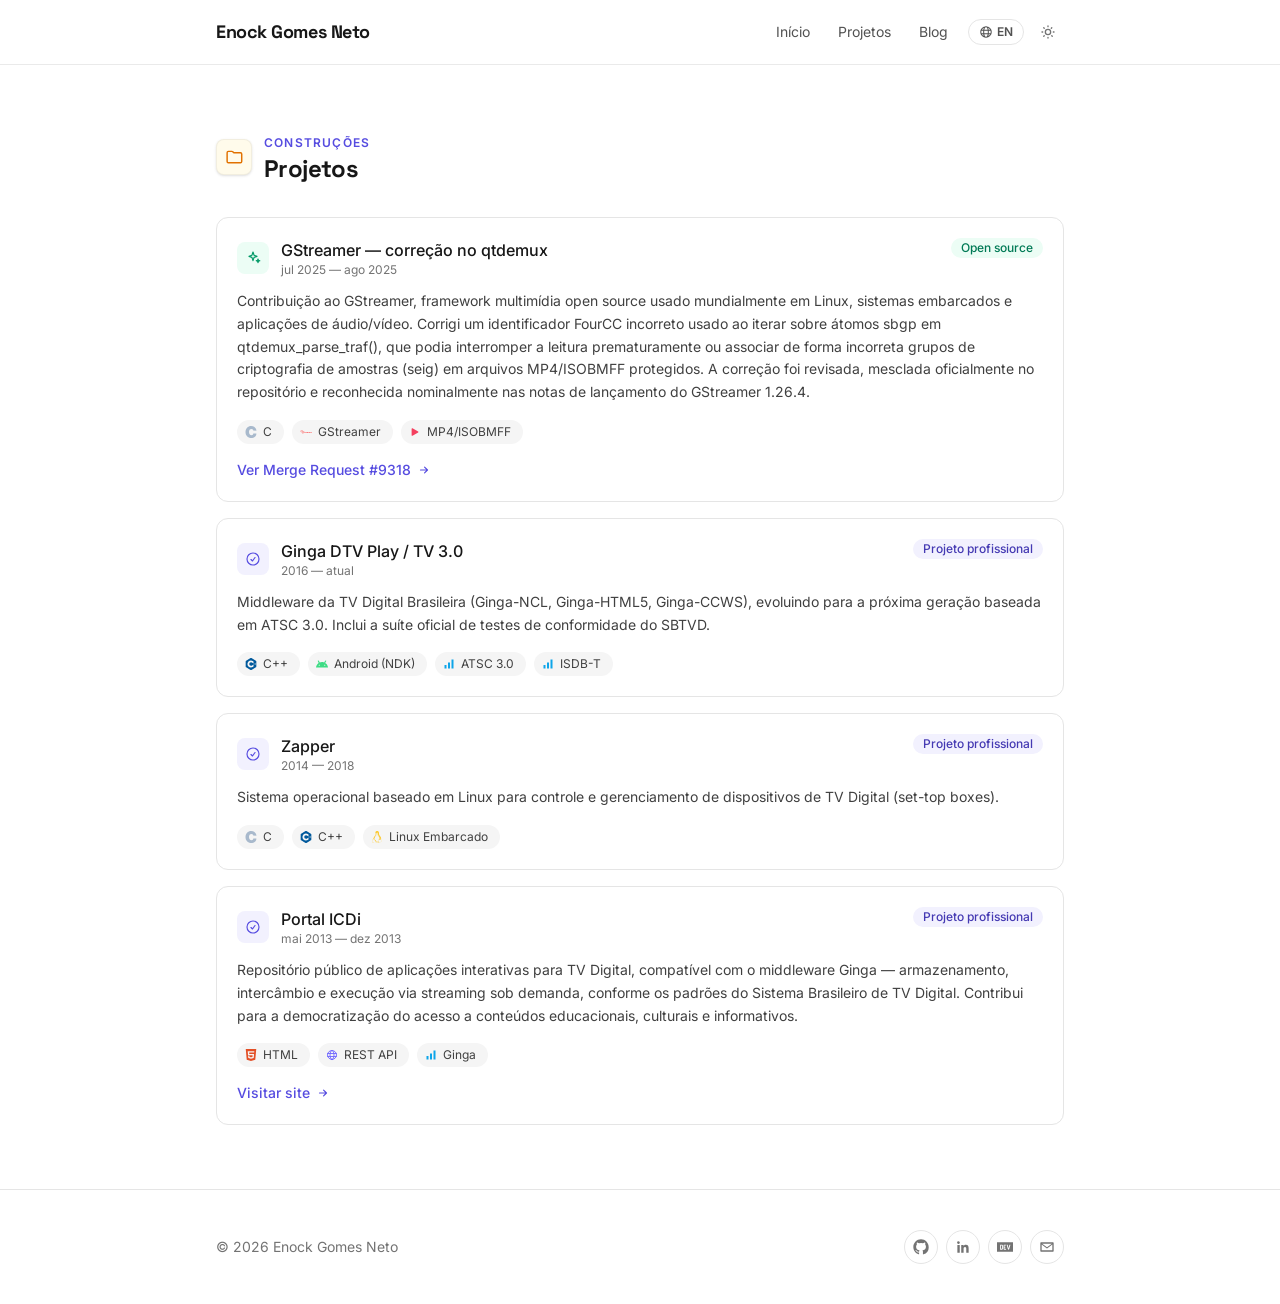
<file: projetos/index.html>
<!DOCTYPE html><html lang="pt-BR"><head><meta charset="utf-8"><link rel="icon" type="image/svg+xml" href="/favicon.svg"><link rel="icon" href="/favicon.ico" sizes="any"><link rel="apple-touch-icon" href="/apple-touch-icon.png"><link rel="manifest" href="/manifest.json"><meta name="theme-color" content="#6C63FF"><meta name="viewport" content="width=device-width, initial-scale=1"><meta name="generator" content="Astro v7.0.9"><title>Projetos · Enock Gomes Neto</title><meta name="description" content="Engenheiro de Software com mais de 10 anos de experiência no desenvolvimento de soluções robustas em sistemas embarcados, Android, aplicações web e inteligência artificial. Atualmente atuo no desenvolvimento da TV 3.0 no Brasil, contribuindo para a próxima geração de interatividade e transmissão digital, baseada em padrões avançados e tecnologias de ponta."><link rel="canonical" href="https://enock.com.br/projetos/"><link rel="alternate" hreflang="pt-BR" href="https://enock.com.br/projetos/"><link rel="alternate" hreflang="en" href="https://enock.com.br/en/projects"><link rel="alternate" hreflang="x-default" href="https://enock.com.br/projetos/"><meta property="og:type" content="website"><meta property="og:title" content="Projetos · Enock Gomes Neto"><meta property="og:description" content="Engenheiro de Software com mais de 10 anos de experiência no desenvolvimento de soluções robustas em sistemas embarcados, Android, aplicações web e inteligência artificial. Atualmente atuo no desenvolvimento da TV 3.0 no Brasil, contribuindo para a próxima geração de interatividade e transmissão digital, baseada em padrões avançados e tecnologias de ponta."><meta property="og:url" content="https://enock.com.br/"><meta property="og:image" content="https://enock.com.br/og-image.png"><meta property="og:image:width" content="1200"><meta property="og:image:height" content="630"><meta property="og:locale" content="pt_BR"><meta property="og:locale:alternate" content="en_US"><meta name="twitter:card" content="summary_large_image"><meta name="twitter:title" content="Projetos · Enock Gomes Neto"><meta name="twitter:description" content="Engenheiro de Software com mais de 10 anos de experiência no desenvolvimento de soluções robustas em sistemas embarcados, Android, aplicações web e inteligência artificial. Atualmente atuo no desenvolvimento da TV 3.0 no Brasil, contribuindo para a próxima geração de interatividade e transmissão digital, baseada em padrões avançados e tecnologias de ponta."><meta name="twitter:image" content="https://enock.com.br/og-image.png"><script type="application/ld+json">{"@context":"https://schema.org","@type":"Person","name":"Enock Gomes Neto","jobTitle":"Engenheiro de Software Master","description":"Engenheiro de Software com mais de 10 anos de experiência no desenvolvimento de soluções robustas em sistemas embarcados, Android, aplicações web e inteligência artificial. Atualmente atuo no desenvolvimento da TV 3.0 no Brasil, contribuindo para a próxima geração de interatividade e transmissão digital, baseada em padrões avançados e tecnologias de ponta.","url":"https://enock.com.br","image":"https://enock.com.br/avatar.webp","knowsAbout":["TV 3.0","Radiodifusão Digital","Sistemas Embarcados","Middleware Ginga","ATSC 3.0","ISDB-T","Android (NDK)","C++","Linux Embarcado","GStreamer","FFmpeg","Inteligência Artificial"],"worksFor":{"@type":"Organization","name":"MoPA Embedded Systems"},"alumniOf":[{"@type":"EducationalOrganization","name":"Universidade Federal do Rio Grande do Norte"},{"@type":"EducationalOrganization","name":"Universidade Estácio de Sá"},{"@type":"EducationalOrganization","name":"Descomplica Faculdade Digital"},{"@type":"EducationalOrganization","name":"Instituto Federal de Educação, Ciência e Tecnologia do Rio Grande do Norte"}],"sameAs":["https://github.com/enocknt","https://www.linkedin.com/in/enocknt/","https://dev.to/enocknt"],"address":{"@type":"PostalAddress","addressLocality":"Natal","addressRegion":"RN","addressCountry":"BR"}}</script><script type="application/ld+json">{"@context":"https://schema.org","@type":"WebSite","name":"Enock Gomes Neto","url":"https://enock.com.br","inLanguage":"pt-BR","author":{"@type":"Person","name":"Enock Gomes Neto","url":"https://enock.com.br"}}</script><script>
      const stored = localStorage.getItem('theme');
      const prefersDark = window.matchMedia('(prefers-color-scheme: dark)').matches;
      if (stored === 'dark' || (!stored && prefersDark)) {
        document.documentElement.classList.add('dark');
      }
    </script><link rel="stylesheet" href="/_astro/Layout.2CP1ScpZ.css"></head><body class="bg-white text-neutral-900 antialiased dark:bg-neutral-950 dark:text-neutral-100 transition-colors"><a href="#main-content" class="sr-only focus:not-sr-only focus:fixed focus:top-4 focus:left-4 focus:z-50 focus:rounded-full focus:bg-accent-500 focus:px-5 focus:py-2.5 focus:text-sm focus:font-medium focus:text-white">Pular para o conteúdo</a><header class="sticky top-0 z-50 border-b border-neutral-200/80 bg-white/75 backdrop-blur-md dark:border-neutral-800/80 dark:bg-neutral-950/75"><div class="mx-auto flex max-w-4xl items-center justify-between px-6 py-4"><a href="/" class="shrink-0 font-display text-lg font-bold tracking-tight whitespace-nowrap"><span class="sm:hidden">Enock</span><span class="hidden sm:inline">Enock Gomes Neto</span></a><nav class="flex items-center gap-1 text-sm"><a href="/" class="rounded-full px-3 py-1.5 transition-colors text-neutral-600 hover:bg-neutral-100 dark:text-neutral-400 dark:hover:bg-neutral-900">Início</a><a href="/projetos" class="rounded-full px-3 py-1.5 transition-colors text-neutral-600 hover:bg-neutral-100 dark:text-neutral-400 dark:hover:bg-neutral-900">Projetos</a><a href="/blog" class="rounded-full px-3 py-1.5 transition-colors text-neutral-600 hover:bg-neutral-100 dark:text-neutral-400 dark:hover:bg-neutral-900">Blog</a><a href="/en/projects" class="ml-1 flex items-center gap-1 rounded-full border border-neutral-200 px-2.5 py-1 text-xs font-semibold text-neutral-600 transition-colors hover:border-accent-300 hover:text-accent-600 dark:border-neutral-800 dark:text-neutral-400 dark:hover:border-accent-800 dark:hover:text-accent-400"><svg xmlns="http://www.w3.org/2000/svg" viewBox="0 0 24 24" fill="none" stroke="currentColor" stroke-width="1.75" class="h-3.5 w-3.5"><path stroke-linecap="round" stroke-linejoin="round" d="M12 21a9 9 0 1 0 0-18 9 9 0 0 0 0 18Zm0 0c-2.2 0-4-4.03-4-9s1.8-9 4-9 4 4.03 4 9-1.8 9-4 9ZM3.3 9h17.4M3.3 15h17.4"></path></svg>EN</a><button id="theme-toggle" type="button" aria-label="Alternar tema" class="ml-1 cursor-pointer rounded-full p-2 text-neutral-500 hover:bg-neutral-100 dark:text-neutral-400 dark:hover:bg-neutral-900"><svg xmlns="http://www.w3.org/2000/svg" viewBox="0 0 24 24" fill="none" stroke="currentColor" stroke-width="2" class="h-4 w-4 dark:hidden"><path stroke-linecap="round" stroke-linejoin="round" d="M12 3v1m0 16v1m9-9h-1M4 12H3m15.36 6.36-.7-.7M6.34 6.34l-.7-.7m12.02 0-.7.7M6.34 17.66l-.7.7M16 12a4 4 0 1 1-8 0 4 4 0 0 1 8 0Z"></path></svg><svg xmlns="http://www.w3.org/2000/svg" viewBox="0 0 24 24" fill="none" stroke="currentColor" stroke-width="2" class="hidden h-4 w-4 dark:block"><path stroke-linecap="round" stroke-linejoin="round" d="M21 12.79A9 9 0 1 1 11.21 3 7 7 0 0 0 21 12.79Z"></path></svg></button></nav></div></header><script>
  document.getElementById('theme-toggle')?.addEventListener('click', () => {
    const isDark = document.documentElement.classList.toggle('dark');
    localStorage.setItem('theme', isDark ? 'dark' : 'light');
  });
</script><main id="main-content" class="mx-auto max-w-4xl px-6 py-12 sm:py-16"><div class="flex items-center gap-3"><span class="flex h-9 w-9 shrink-0 items-center justify-center rounded-lg shadow-sm ring-1 ring-inset ring-black/5 dark:ring-white/10 bg-amber-50 text-amber-600 dark:bg-amber-900/30 dark:text-amber-400"><svg xmlns="http://www.w3.org/2000/svg" viewBox="0 0 24 24" fill="none" stroke="currentColor" stroke-width="1.75" stroke-linecap="round" stroke-linejoin="round" class="h-5 w-5"><path d="M3.75 6.75A1.5 1.5 0 0 1 5.25 5.25h4.19c.4 0 .78.16 1.06.44l1.31 1.31h7.94a1.5 1.5 0 0 1 1.5 1.5v9a1.5 1.5 0 0 1-1.5 1.5H5.25a1.5 1.5 0 0 1-1.5-1.5V6.75Z"></path></svg></span><div><span class="text-xs font-semibold uppercase tracking-widest text-accent-600 dark:text-accent-400">Construções</span><h1 class="font-display text-2xl font-bold tracking-tight">Projetos</h1></div></div><div class="mt-8 space-y-4" data-reveal><div class="rounded-xl border border-neutral-200 p-5 transition-all hover:-translate-y-0.5 hover:border-accent-200 hover:shadow-md dark:border-neutral-800 dark:hover:border-accent-800"><div class="flex flex-wrap items-start justify-between gap-x-4 gap-y-2"><div class="flex items-center gap-3"><span class="flex h-8 w-8 shrink-0 items-center justify-center rounded-lg bg-emerald-50 text-emerald-600 dark:bg-emerald-900/30 dark:text-emerald-400"><svg xmlns="http://www.w3.org/2000/svg" viewBox="0 0 24 24" fill="none" stroke="currentColor" stroke-width="1.75" stroke-linecap="round" stroke-linejoin="round" class="h-4 w-4"><path d="m12 3 1.6 4.9L18 9.5l-4.4 1.6L12 16l-1.6-4.9L6 9.5l4.4-1.6L12 3Zm7.5 10.5.7 2 2 .7-2 .7-.7 2-.7-2-2-.7 2-.7.7-2Z"></path></svg></span><div><h2 class="font-medium"><a href="https://gitlab.freedesktop.org/gstreamer/gstreamer/-/merge_requests/9318" target="_blank" rel="noopener" class="hover:text-accent-600 dark:hover:text-accent-400">GStreamer — correção no qtdemux</a></h2><p class="text-xs text-neutral-500 dark:text-neutral-400">jul 2025 — ago 2025</p></div></div><span class="rounded-full px-2.5 py-0.5 text-xs font-medium bg-emerald-50 text-emerald-700 dark:bg-emerald-900/30 dark:text-emerald-300">Open source</span></div><p class="mt-3 text-sm leading-relaxed text-neutral-700 dark:text-neutral-300">Contribuição ao GStreamer, framework multimídia open source usado mundialmente em Linux, sistemas embarcados e aplicações de áudio/vídeo. Corrigi um identificador FourCC incorreto usado ao iterar sobre átomos sbgp em qtdemux_parse_traf(), que podia interromper a leitura prematuramente ou associar de forma incorreta grupos de criptografia de amostras (seig) em arquivos MP4/ISOBMFF protegidos. A correção foi revisada, mesclada oficialmente no repositório e reconhecida nominalmente nas notas de lançamento do GStreamer 1.26.4.</p><div class="mt-4 flex flex-wrap items-center justify-between gap-3"><div class="flex flex-wrap gap-2"><span class="inline-flex items-center gap-1.5 rounded-full bg-neutral-100 py-1 pl-2 pr-3 text-xs text-neutral-700 transition-colors hover:bg-accent-50 hover:text-accent-700 dark:bg-neutral-900 dark:text-neutral-300 dark:hover:bg-accent-900/30 dark:hover:text-accent-300"><svg xmlns="http://www.w3.org/2000/svg" viewBox="0 0 24 24" fill="#A8B9CC" class="h-3 w-3 shrink-0"><path d="M16.5921 9.1962s-.354-3.298-3.627-3.39c-3.2741-.09-4.9552 2.474-4.9552 6.14 0 3.6651 1.858 6.5972 5.0451 6.5972 3.184 0 3.5381-3.665 3.5381-3.665l6.1041.365s.36 3.31-2.196 5.836c-2.552 2.5241-5.6901 2.9371-7.8762 2.9201-2.19-.017-5.2261.034-8.1602-2.97-2.938-3.0101-3.436-5.9302-3.436-8.8002 0-2.8701.556-6.6702 4.047-9.5502C7.444.72 9.849 0 12.254 0c10.0422 0 10.7172 9.2602 10.7172 9.2602z"></path></svg>C</span><span class="inline-flex items-center gap-1.5 rounded-full bg-neutral-100 py-1 pl-2 pr-3 text-xs text-neutral-700 transition-colors hover:bg-accent-50 hover:text-accent-700 dark:bg-neutral-900 dark:text-neutral-300 dark:hover:bg-accent-900/30 dark:hover:text-accent-300"><svg xmlns="http://www.w3.org/2000/svg" viewBox="0 0 24 24" fill="#FF3131" class="h-3 w-3 shrink-0"><path d="M17.091 14.055c-.029-.586.226-1.949.811-1.82.25.055.181.399.1.77-.11.502-.3 1.049-.3 1.049s.714.028.7 0c.071-.9.26-1.878.785-1.805.435.061-.124 1.805-.124 1.805h.65c-.023-.296.136-.985.226-1.483.09-.498-.101-.716-.502-.72s-.798.347-.798.347c.016-.3-.38-.347-.38-.347-.421-.027-.826.257-.826.257l.038-.22h-.636s-.032.35-.16.99c-.129.638-.3 1.176-.3 1.176h.716zm4.354-2.22c-.87 0-1.259.614-1.259 1.242s.371 1.042 1.128 1.042c.355 0 .556-.328.556-.328s.012-.09-.055-.053c-.067.038-.25.116-.49.116s-.497-.227-.497-.791h1.37c.072-.229.118-1.229-.753-1.229zm.127.974h-.665c0-.46.368-.806.618-.683.228.106.047.683.047.683zm-8.306-.975c-.871 0-1.26.615-1.26 1.243s.372 1.042 1.128 1.042c.356 0 .557-.328.557-.328s.012-.09-.056-.053c-.067.038-.25.116-.489.116s-.497-.227-.497-.791h1.37c.072-.229.118-1.229-.753-1.229zm.127.975h-.665c0-.46.31-.757.56-.634.228.106.105.634.105.634zm9.623 1.28h-.703s.41-1.472.446-2.194c-.006.006.609 0 .609 0s-.053.163-.076.305c.174-.193.233-.366.705-.366.006 0 0 .609 0 .609s-.44-.11-.6.049c-.158.158-.328.285-.381 1.597zm-12.12 0h-.702s.41-1.472.446-2.194c-.006.006.609 0 .609 0s-.053.163-.076.305c.174-.193.233-.366.705-.366.006 0 0 .609 0 .609s-.44-.11-.6.049c-.158.158-.328.285-.382 1.597zm-.856-2.95-.574.198-.132.535h-.366v.352h.289s-.308 1.103-.25 1.44c.057.366.414.443.626.433s.27-.164.26-.221-.299.055-.328-.205c-.02-.154.24-1.447.24-1.447h.454v-.352h-.357l.138-.734zm5.985 2.916c.085-.07.028-.21-.045-.228-.084-.172.173-1.178.173-1.454s-.462-.828-1.416-.308c-.092.059-.058.155-.036.187s.066.053.086.032c.09-.098.48-.2.663-.007.125.115.12.339.033.425-.106.01-1.15-.02-1.276.644-.216 1.18 1.107.558 1.175.51s.06.14.172.219c.301.026.412.03.471-.02zm-.66-.493c-.107.282-.505.24-.528.04-.086-.668.603-.618.603-.618s.032.296-.075.578zm-6.948-1.04.2-.337s-.163-.347-.644-.347-.758.347-.758.758.915.721.694 1.128c-.37.379-.76-.24-.753-.28-.028.04-.219.304-.21.304.047.092.214.385.75.392.444.005.712-.324.72-.73.01-.546-.785-.823-.794-1.072-.01-.25.527-.537.795.184zm-1.048-.803c-.085-.08-.15.027-.342.107-.193.08-.257.07-.45.043-.316-.07-.871-.049-1.017.022-.975.391-.452 1.116-.293 1.26-.001 0-.238.125-.272.32-.044.251.071.387.075.39-.319.017-.524.338-.474.6.053.283.39.508.872.51 1.02.022 1.072-.63 1.072-.63.14-.793-.533-.83-1.012-.792-.173-.155-.038-.3-.045-.3 1.619.039 1.211-1.041 1.211-1.041.273-.067.81-.36.675-.489zm-2.168 2.272c.634.114.89-.031.933.292.018.316-.25.406-.561.425-.311.02-.538-.138-.551-.34-.012-.203.164-.182.179-.377zm.98-1.38c-.06.26-.239.44-.402.404-.163-.037-.248-.277-.19-.537.06-.26.239-.44.402-.403.163.037.248.277.19.537zM4.037 9.475c-.464 0-1.142-.378-1.802-.378s-1.055.378-1.124.43c-.069.05-.112.248.094.188.206-.06.378-.06.704-.06s1.107.446 1.896.446 1.45-.609 1.596-.823c.145-.215.008-.284-.103-.232-.112.051-.832.429-1.261.429zm2.012 1.175c-.487 0-1.199-.377-1.893-.377s-1.108.377-1.18.429c-.073.051-.118.248.099.188.216-.06.396-.06.739-.06.342 0 1.162.446 1.992.446s1.523-.609 1.676-.823c.153-.215.009-.283-.108-.232s-.874.43-1.325.43zm-2.8 1.297c-.506 0-1.244-.408-1.964-.408s-1.15.408-1.224.464-.122.268.103.203c.224-.065.41-.065.766-.065s1.206.482 2.066.482c.86 0 1.58-.658 1.738-.89.16-.23.01-.305-.112-.25-.121.056-.906.464-1.374.464z"></path></svg>GStreamer</span><span class="inline-flex items-center gap-1.5 rounded-full bg-neutral-100 py-1 pl-2 pr-3 text-xs text-neutral-700 transition-colors hover:bg-accent-50 hover:text-accent-700 dark:bg-neutral-900 dark:text-neutral-300 dark:hover:bg-accent-900/30 dark:hover:text-accent-300"><svg xmlns="http://www.w3.org/2000/svg" viewBox="0 0 24 24" fill="#F43F5E" class="h-3 w-3 shrink-0"><path d="M5.25 5.65c0-.9.98-1.46 1.76-1.01l11.3 6.35c.8.45.8 1.6 0 2.05L7 19.4c-.78.45-1.76-.1-1.76-1.01V5.65Z"></path></svg>MP4/ISOBMFF</span></div></div><a href="https://gitlab.freedesktop.org/gstreamer/gstreamer/-/merge_requests/9318" target="_blank" rel="noopener" class="group/link mt-4 inline-flex items-center gap-1.5 text-sm font-medium text-accent-600 hover:text-accent-700 dark:text-accent-400">Ver Merge Request #9318<svg xmlns="http://www.w3.org/2000/svg" viewBox="0 0 24 24" fill="none" stroke="currentColor" stroke-width="2" stroke-linecap="round" stroke-linejoin="round" class="h-3.5 w-3.5 transition-transform group-hover/link:translate-x-0.5"><path d="M6 12h12m0 0-5-5m5 5-5 5"></path></svg></a></div><div class="rounded-xl border border-neutral-200 p-5 transition-all hover:-translate-y-0.5 hover:border-accent-200 hover:shadow-md dark:border-neutral-800 dark:hover:border-accent-800"><div class="flex flex-wrap items-start justify-between gap-x-4 gap-y-2"><div class="flex items-center gap-3"><span class="flex h-8 w-8 shrink-0 items-center justify-center rounded-lg bg-accent-50 text-accent-600 dark:bg-accent-900/30 dark:text-accent-400"><svg xmlns="http://www.w3.org/2000/svg" viewBox="0 0 24 24" fill="none" stroke="currentColor" stroke-width="1.75" stroke-linecap="round" stroke-linejoin="round" class="h-4 w-4"><path d="M9 12.75 11.25 15 15 9.75M21 12a9 9 0 1 1-18 0 9 9 0 0 1 18 0Z"></path></svg></span><div><h2 class="font-medium">Ginga DTV Play / TV 3.0</h2><p class="text-xs text-neutral-500 dark:text-neutral-400">2016 — atual</p></div></div><span class="rounded-full px-2.5 py-0.5 text-xs font-medium bg-accent-50 text-accent-700 dark:bg-accent-900/30 dark:text-accent-300">Projeto profissional</span></div><p class="mt-3 text-sm leading-relaxed text-neutral-700 dark:text-neutral-300">Middleware da TV Digital Brasileira (Ginga-NCL, Ginga-HTML5, Ginga-CCWS), evoluindo para a próxima geração baseada em ATSC 3.0. Inclui a suíte oficial de testes de conformidade do SBTVD.</p><div class="mt-4 flex flex-wrap items-center justify-between gap-3"><div class="flex flex-wrap gap-2"><span class="inline-flex items-center gap-1.5 rounded-full bg-neutral-100 py-1 pl-2 pr-3 text-xs text-neutral-700 transition-colors hover:bg-accent-50 hover:text-accent-700 dark:bg-neutral-900 dark:text-neutral-300 dark:hover:bg-accent-900/30 dark:hover:text-accent-300"><svg xmlns="http://www.w3.org/2000/svg" viewBox="0 0 24 24" fill="#00599C" class="h-3 w-3 shrink-0"><path d="M22.394 6c-.167-.29-.398-.543-.652-.69L12.926.22c-.509-.294-1.34-.294-1.848 0L2.26 5.31c-.508.293-.923 1.013-.923 1.6v10.18c0 .294.104.62.271.91.167.29.398.543.652.69l8.816 5.09c.508.293 1.34.293 1.848 0l8.816-5.09c.254-.147.485-.4.652-.69.167-.29.27-.616.27-.91V6.91c.003-.294-.1-.62-.268-.91zM12 19.11c-3.92 0-7.109-3.19-7.109-7.11 0-3.92 3.19-7.11 7.11-7.11a7.133 7.133 0 016.156 3.553l-3.076 1.78a3.567 3.567 0 00-3.08-1.78A3.56 3.56 0 008.444 12 3.56 3.56 0 0012 15.555a3.57 3.57 0 003.08-1.778l3.078 1.78A7.135 7.135 0 0112 19.11zm7.11-6.715h-.79v.79h-.79v-.79h-.79v-.79h.79v-.79h.79v.79h.79zm2.962 0h-.79v.79h-.79v-.79h-.79v-.79h.79v-.79h.79v.79h.79z"></path></svg>C++</span><span class="inline-flex items-center gap-1.5 rounded-full bg-neutral-100 py-1 pl-2 pr-3 text-xs text-neutral-700 transition-colors hover:bg-accent-50 hover:text-accent-700 dark:bg-neutral-900 dark:text-neutral-300 dark:hover:bg-accent-900/30 dark:hover:text-accent-300"><svg xmlns="http://www.w3.org/2000/svg" viewBox="0 0 24 24" fill="#3DDC84" class="h-3 w-3 shrink-0"><path d="M18.4395 5.5586c-.675 1.1664-1.352 2.3318-2.0274 3.498-.0366-.0155-.0742-.0286-.1113-.043-1.8249-.6957-3.484-.8-4.42-.787-1.8551.0185-3.3544.4643-4.2597.8203-.084-.1494-1.7526-3.021-2.0215-3.4864a1.1451 1.1451 0 0 0-.1406-.1914c-.3312-.364-.9054-.4859-1.379-.203-.475.282-.7136.9361-.3886 1.5019 1.9466 3.3696-.0966-.2158 1.9473 3.3593.0172.031-.4946.2642-1.3926 1.0177C2.8987 12.176.452 14.772 0 18.9902h24c-.119-1.1108-.3686-2.099-.7461-3.0683-.7438-1.9118-1.8435-3.2928-2.7402-4.1836a12.1048 12.1048 0 0 0-2.1309-1.6875c.6594-1.122 1.312-2.2559 1.9649-3.3848.2077-.3615.1886-.7956-.0079-1.1191a1.1001 1.1001 0 0 0-.8515-.5332c-.5225-.0536-.9392.3128-1.0488.5449zm-.0391 8.461c.3944.5926.324 1.3306-.1563 1.6503-.4799.3197-1.188.0985-1.582-.4941-.3944-.5927-.324-1.3307.1563-1.6504.4727-.315 1.1812-.1086 1.582.4941zM7.207 13.5273c.4803.3197.5506 1.0577.1563 1.6504-.394.5926-1.1038.8138-1.584.4941-.48-.3197-.5503-1.0577-.1563-1.6504.4008-.6021 1.1087-.8106 1.584-.4941z"></path></svg>Android (NDK)</span><span class="inline-flex items-center gap-1.5 rounded-full bg-neutral-100 py-1 pl-2 pr-3 text-xs text-neutral-700 transition-colors hover:bg-accent-50 hover:text-accent-700 dark:bg-neutral-900 dark:text-neutral-300 dark:hover:bg-accent-900/30 dark:hover:text-accent-300"><svg xmlns="http://www.w3.org/2000/svg" viewBox="0 0 24 24" fill="#0EA5E9" class="h-3 w-3 shrink-0"><path d="M3 14h4v7H3Z M10 9h4v12h-4Z M17 3h4v18h-4Z"></path></svg>ATSC 3.0</span><span class="inline-flex items-center gap-1.5 rounded-full bg-neutral-100 py-1 pl-2 pr-3 text-xs text-neutral-700 transition-colors hover:bg-accent-50 hover:text-accent-700 dark:bg-neutral-900 dark:text-neutral-300 dark:hover:bg-accent-900/30 dark:hover:text-accent-300"><svg xmlns="http://www.w3.org/2000/svg" viewBox="0 0 24 24" fill="#0EA5E9" class="h-3 w-3 shrink-0"><path d="M3 14h4v7H3Z M10 9h4v12h-4Z M17 3h4v18h-4Z"></path></svg>ISDB-T</span></div></div></div><div class="rounded-xl border border-neutral-200 p-5 transition-all hover:-translate-y-0.5 hover:border-accent-200 hover:shadow-md dark:border-neutral-800 dark:hover:border-accent-800"><div class="flex flex-wrap items-start justify-between gap-x-4 gap-y-2"><div class="flex items-center gap-3"><span class="flex h-8 w-8 shrink-0 items-center justify-center rounded-lg bg-accent-50 text-accent-600 dark:bg-accent-900/30 dark:text-accent-400"><svg xmlns="http://www.w3.org/2000/svg" viewBox="0 0 24 24" fill="none" stroke="currentColor" stroke-width="1.75" stroke-linecap="round" stroke-linejoin="round" class="h-4 w-4"><path d="M9 12.75 11.25 15 15 9.75M21 12a9 9 0 1 1-18 0 9 9 0 0 1 18 0Z"></path></svg></span><div><h2 class="font-medium">Zapper</h2><p class="text-xs text-neutral-500 dark:text-neutral-400">2014 — 2018</p></div></div><span class="rounded-full px-2.5 py-0.5 text-xs font-medium bg-accent-50 text-accent-700 dark:bg-accent-900/30 dark:text-accent-300">Projeto profissional</span></div><p class="mt-3 text-sm leading-relaxed text-neutral-700 dark:text-neutral-300">Sistema operacional baseado em Linux para controle e gerenciamento de dispositivos de TV Digital (set-top boxes).</p><div class="mt-4 flex flex-wrap items-center justify-between gap-3"><div class="flex flex-wrap gap-2"><span class="inline-flex items-center gap-1.5 rounded-full bg-neutral-100 py-1 pl-2 pr-3 text-xs text-neutral-700 transition-colors hover:bg-accent-50 hover:text-accent-700 dark:bg-neutral-900 dark:text-neutral-300 dark:hover:bg-accent-900/30 dark:hover:text-accent-300"><svg xmlns="http://www.w3.org/2000/svg" viewBox="0 0 24 24" fill="#A8B9CC" class="h-3 w-3 shrink-0"><path d="M16.5921 9.1962s-.354-3.298-3.627-3.39c-3.2741-.09-4.9552 2.474-4.9552 6.14 0 3.6651 1.858 6.5972 5.0451 6.5972 3.184 0 3.5381-3.665 3.5381-3.665l6.1041.365s.36 3.31-2.196 5.836c-2.552 2.5241-5.6901 2.9371-7.8762 2.9201-2.19-.017-5.2261.034-8.1602-2.97-2.938-3.0101-3.436-5.9302-3.436-8.8002 0-2.8701.556-6.6702 4.047-9.5502C7.444.72 9.849 0 12.254 0c10.0422 0 10.7172 9.2602 10.7172 9.2602z"></path></svg>C</span><span class="inline-flex items-center gap-1.5 rounded-full bg-neutral-100 py-1 pl-2 pr-3 text-xs text-neutral-700 transition-colors hover:bg-accent-50 hover:text-accent-700 dark:bg-neutral-900 dark:text-neutral-300 dark:hover:bg-accent-900/30 dark:hover:text-accent-300"><svg xmlns="http://www.w3.org/2000/svg" viewBox="0 0 24 24" fill="#00599C" class="h-3 w-3 shrink-0"><path d="M22.394 6c-.167-.29-.398-.543-.652-.69L12.926.22c-.509-.294-1.34-.294-1.848 0L2.26 5.31c-.508.293-.923 1.013-.923 1.6v10.18c0 .294.104.62.271.91.167.29.398.543.652.69l8.816 5.09c.508.293 1.34.293 1.848 0l8.816-5.09c.254-.147.485-.4.652-.69.167-.29.27-.616.27-.91V6.91c.003-.294-.1-.62-.268-.91zM12 19.11c-3.92 0-7.109-3.19-7.109-7.11 0-3.92 3.19-7.11 7.11-7.11a7.133 7.133 0 016.156 3.553l-3.076 1.78a3.567 3.567 0 00-3.08-1.78A3.56 3.56 0 008.444 12 3.56 3.56 0 0012 15.555a3.57 3.57 0 003.08-1.778l3.078 1.78A7.135 7.135 0 0112 19.11zm7.11-6.715h-.79v.79h-.79v-.79h-.79v-.79h.79v-.79h.79v.79h.79zm2.962 0h-.79v.79h-.79v-.79h-.79v-.79h.79v-.79h.79v.79h.79z"></path></svg>C++</span><span class="inline-flex items-center gap-1.5 rounded-full bg-neutral-100 py-1 pl-2 pr-3 text-xs text-neutral-700 transition-colors hover:bg-accent-50 hover:text-accent-700 dark:bg-neutral-900 dark:text-neutral-300 dark:hover:bg-accent-900/30 dark:hover:text-accent-300"><svg xmlns="http://www.w3.org/2000/svg" viewBox="0 0 24 24" fill="#FCC624" class="h-3 w-3 shrink-0"><path d="M12.504 0c-.155 0-.315.008-.48.021-4.226.333-3.105 4.807-3.17 6.298-.076 1.092-.3 1.953-1.05 3.02-.885 1.051-2.127 2.75-2.716 4.521-.278.832-.41 1.684-.287 2.489a.424.424 0 00-.11.135c-.26.268-.45.6-.663.839-.199.199-.485.267-.797.4-.313.136-.658.269-.864.68-.09.189-.136.394-.132.602 0 .199.027.4.055.536.058.399.116.728.04.97-.249.68-.28 1.145-.106 1.484.174.334.535.47.94.601.81.2 1.91.135 2.774.6.926.466 1.866.67 2.616.47.526-.116.97-.464 1.208-.946.587-.003 1.23-.269 2.26-.334.699-.058 1.574.267 2.577.2.025.134.063.198.114.333l.003.003c.391.778 1.113 1.132 1.884 1.071.771-.06 1.592-.536 2.257-1.306.631-.765 1.683-1.084 2.378-1.503.348-.199.629-.469.649-.853.023-.4-.2-.811-.714-1.376v-.097l-.003-.003c-.17-.2-.25-.535-.338-.926-.085-.401-.182-.786-.492-1.046h-.003c-.059-.054-.123-.067-.188-.135a.357.357 0 00-.19-.064c.431-1.278.264-2.55-.173-3.694-.533-1.41-1.465-2.638-2.175-3.483-.796-1.005-1.576-1.957-1.56-3.368.026-2.152.236-6.133-3.544-6.139zm.529 3.405h.013c.213 0 .396.062.584.198.19.135.33.332.438.533.105.259.158.459.166.724 0-.02.006-.04.006-.06v.105a.086.086 0 01-.004-.021l-.004-.024a1.807 1.807 0 01-.15.706.953.953 0 01-.213.335.71.71 0 00-.088-.042c-.104-.045-.198-.064-.284-.133a1.312 1.312 0 00-.22-.066c.05-.06.146-.133.183-.198.053-.128.082-.264.088-.402v-.02a1.21 1.21 0 00-.061-.4c-.045-.134-.101-.2-.183-.333-.084-.066-.167-.132-.267-.132h-.016c-.093 0-.176.03-.262.132a.8.8 0 00-.205.334 1.18 1.18 0 00-.09.4v.019c.002.089.008.179.02.267-.193-.067-.438-.135-.607-.202a1.635 1.635 0 01-.018-.2v-.02a1.772 1.772 0 01.15-.768c.082-.22.232-.406.43-.533a.985.985 0 01.594-.2zm-2.962.059h.036c.142 0 .27.048.399.135.146.129.264.288.344.465.09.199.14.4.153.667v.004c.007.134.006.2-.002.266v.08c-.03.007-.056.018-.083.024-.152.055-.274.135-.393.2.012-.09.013-.18.003-.267v-.015c-.012-.133-.04-.2-.082-.333a.613.613 0 00-.166-.267.248.248 0 00-.183-.064h-.021c-.071.006-.13.04-.186.132a.552.552 0 00-.12.27.944.944 0 00-.023.33v.015c.012.135.037.2.08.334.046.134.098.2.166.268.01.009.02.018.034.024-.07.057-.117.07-.176.136a.304.304 0 01-.131.068 2.62 2.62 0 01-.275-.402 1.772 1.772 0 01-.155-.667 1.759 1.759 0 01.08-.668 1.43 1.43 0 01.283-.535c.128-.133.26-.2.418-.2zm1.37 1.706c.332 0 .733.065 1.216.399.293.2.523.269 1.052.468h.003c.255.136.405.266.478.399v-.131a.571.571 0 01.016.47c-.123.31-.516.643-1.063.842v.002c-.268.135-.501.333-.775.465-.276.135-.588.292-1.012.267a1.139 1.139 0 01-.448-.067 3.566 3.566 0 01-.322-.198c-.195-.135-.363-.332-.612-.465v-.005h-.005c-.4-.246-.616-.512-.686-.71-.07-.268-.005-.47.193-.6.224-.135.38-.271.483-.336.104-.074.143-.102.176-.131h.002v-.003c.169-.202.436-.47.839-.601.139-.036.294-.065.466-.065zm2.8 2.142c.358 1.417 1.196 3.475 1.735 4.473.286.534.855 1.659 1.102 3.024.156-.005.33.018.513.064.646-1.671-.546-3.467-1.089-3.966-.22-.2-.232-.335-.123-.335.59.534 1.365 1.572 1.646 2.757.13.535.16 1.104.021 1.67.067.028.135.06.205.067 1.032.534 1.413.938 1.23 1.537v-.043c-.06-.003-.12 0-.18 0h-.016c.151-.467-.182-.825-1.065-1.224-.915-.4-1.646-.336-1.77.465-.008.043-.013.066-.018.135-.068.023-.139.053-.209.064-.43.268-.662.669-.793 1.187-.13.533-.17 1.156-.205 1.869v.003c-.02.334-.17.838-.319 1.35-1.5 1.072-3.58 1.538-5.348.334a2.645 2.645 0 00-.402-.533 1.45 1.45 0 00-.275-.333c.182 0 .338-.03.465-.067a.615.615 0 00.314-.334c.108-.267 0-.697-.345-1.163-.345-.467-.931-.995-1.788-1.521-.63-.4-.986-.87-1.15-1.396-.165-.534-.143-1.085-.015-1.645.245-1.07.873-2.11 1.274-2.763.107-.065.037.135-.408.974-.396.751-1.14 2.497-.122 3.854a8.123 8.123 0 01.647-2.876c.564-1.278 1.743-3.504 1.836-5.268.048.036.217.135.289.202.218.133.38.333.59.465.21.201.477.335.876.335.039.003.075.006.11.006.412 0 .73-.134.997-.268.29-.134.52-.334.74-.4h.005c.467-.135.835-.402 1.044-.7zm2.185 8.958c.037.6.343 1.245.882 1.377.588.134 1.434-.333 1.791-.765l.211-.01c.315-.007.577.01.847.268l.003.003c.208.199.305.53.391.876.085.4.154.78.409 1.066.486.527.645.906.636 1.14l.003-.007v.018l-.003-.012c-.015.262-.185.396-.498.595-.63.401-1.746.712-2.457 1.57-.618.737-1.37 1.14-2.036 1.191-.664.053-1.237-.2-1.574-.898l-.005-.003c-.21-.4-.12-1.025.056-1.69.176-.668.428-1.344.463-1.897.037-.714.076-1.335.195-1.814.12-.465.308-.797.641-.984l.045-.022zm-10.814.049h.01c.053 0 .105.005.157.014.376.055.706.333 1.023.752l.91 1.664.003.003c.243.533.754 1.064 1.189 1.637.434.598.77 1.131.729 1.57v.006c-.057.744-.48 1.148-1.125 1.294-.645.135-1.52.002-2.395-.464-.968-.536-2.118-.469-2.857-.602-.369-.066-.61-.2-.723-.4-.11-.2-.113-.602.123-1.23v-.004l.002-.003c.117-.334.03-.752-.027-1.118-.055-.401-.083-.71.043-.94.16-.334.396-.4.69-.533.294-.135.64-.202.915-.47h.002v-.002c.256-.268.445-.601.668-.838.19-.201.38-.336.663-.336zm7.159-9.074c-.435.201-.945.535-1.488.535-.542 0-.97-.267-1.28-.466-.154-.134-.28-.268-.373-.335-.164-.134-.144-.333-.074-.333.109.016.129.134.199.2.096.066.215.2.36.333.292.2.68.467 1.167.467.485 0 1.053-.267 1.398-.466.195-.135.445-.334.648-.467.156-.136.149-.267.279-.267.128.016.034.134-.147.332a8.097 8.097 0 01-.69.468zm-1.082-1.583V5.64c-.006-.02.013-.042.029-.05.074-.043.18-.027.26.004.063 0 .16.067.15.135-.006.049-.085.066-.135.066-.055 0-.092-.043-.141-.068-.052-.018-.146-.008-.163-.065zm-.551 0c-.02.058-.113.049-.166.066-.047.025-.086.068-.14.068-.05 0-.13-.02-.136-.068-.01-.066.088-.133.15-.133.08-.031.184-.047.259-.005.019.009.036.03.03.05v.02h.003z"></path></svg>Linux Embarcado</span></div></div></div><div class="rounded-xl border border-neutral-200 p-5 transition-all hover:-translate-y-0.5 hover:border-accent-200 hover:shadow-md dark:border-neutral-800 dark:hover:border-accent-800"><div class="flex flex-wrap items-start justify-between gap-x-4 gap-y-2"><div class="flex items-center gap-3"><span class="flex h-8 w-8 shrink-0 items-center justify-center rounded-lg bg-accent-50 text-accent-600 dark:bg-accent-900/30 dark:text-accent-400"><svg xmlns="http://www.w3.org/2000/svg" viewBox="0 0 24 24" fill="none" stroke="currentColor" stroke-width="1.75" stroke-linecap="round" stroke-linejoin="round" class="h-4 w-4"><path d="M9 12.75 11.25 15 15 9.75M21 12a9 9 0 1 1-18 0 9 9 0 0 1 18 0Z"></path></svg></span><div><h2 class="font-medium"><a href="https://gingabr.comunicacoes.gov.br" target="_blank" rel="noopener" class="hover:text-accent-600 dark:hover:text-accent-400">Portal ICDi</a></h2><p class="text-xs text-neutral-500 dark:text-neutral-400">mai 2013 — dez 2013</p></div></div><span class="rounded-full px-2.5 py-0.5 text-xs font-medium bg-accent-50 text-accent-700 dark:bg-accent-900/30 dark:text-accent-300">Projeto profissional</span></div><p class="mt-3 text-sm leading-relaxed text-neutral-700 dark:text-neutral-300">Repositório público de aplicações interativas para TV Digital, compatível com o middleware Ginga — armazenamento, intercâmbio e execução via streaming sob demanda, conforme os padrões do Sistema Brasileiro de TV Digital. Contribui para a democratização do acesso a conteúdos educacionais, culturais e informativos.</p><div class="mt-4 flex flex-wrap items-center justify-between gap-3"><div class="flex flex-wrap gap-2"><span class="inline-flex items-center gap-1.5 rounded-full bg-neutral-100 py-1 pl-2 pr-3 text-xs text-neutral-700 transition-colors hover:bg-accent-50 hover:text-accent-700 dark:bg-neutral-900 dark:text-neutral-300 dark:hover:bg-accent-900/30 dark:hover:text-accent-300"><svg xmlns="http://www.w3.org/2000/svg" viewBox="0 0 24 24" fill="#E34F26" class="h-3 w-3 shrink-0"><path d="M1.5 0h21l-1.91 21.563L11.977 24l-8.564-2.438L1.5 0zm7.031 9.75l-.232-2.718 10.059.003.23-2.622L5.412 4.41l.698 8.01h9.126l-.326 3.426-2.91.804-2.955-.81-.188-2.11H6.248l.33 4.171L12 19.351l5.379-1.443.744-8.157H8.531z"></path></svg>HTML</span><span class="inline-flex items-center gap-1.5 rounded-full bg-neutral-100 py-1 pl-2 pr-3 text-xs text-neutral-700 transition-colors hover:bg-accent-50 hover:text-accent-700 dark:bg-neutral-900 dark:text-neutral-300 dark:hover:bg-accent-900/30 dark:hover:text-accent-300"><svg xmlns="http://www.w3.org/2000/svg" viewBox="0 0 24 24" fill="none" stroke="#6C63FF" stroke-width="1.75" stroke-linecap="round" stroke-linejoin="round" class="h-3 w-3 shrink-0"><path d="M12 21a9 9 0 1 0 0-18 9 9 0 0 0 0 18Zm0 0c-2.2 0-4-4.03-4-9s1.8-9 4-9 4 4.03 4 9-1.8 9-4 9ZM3.3 9h17.4M3.3 15h17.4"></path></svg>REST API</span><span class="inline-flex items-center gap-1.5 rounded-full bg-neutral-100 py-1 pl-2 pr-3 text-xs text-neutral-700 transition-colors hover:bg-accent-50 hover:text-accent-700 dark:bg-neutral-900 dark:text-neutral-300 dark:hover:bg-accent-900/30 dark:hover:text-accent-300"><svg xmlns="http://www.w3.org/2000/svg" viewBox="0 0 24 24" fill="#0EA5E9" class="h-3 w-3 shrink-0"><path d="M3 14h4v7H3Z M10 9h4v12h-4Z M17 3h4v18h-4Z"></path></svg>Ginga</span></div></div><a href="https://gingabr.comunicacoes.gov.br" target="_blank" rel="noopener" class="group/link mt-4 inline-flex items-center gap-1.5 text-sm font-medium text-accent-600 hover:text-accent-700 dark:text-accent-400">Visitar site<svg xmlns="http://www.w3.org/2000/svg" viewBox="0 0 24 24" fill="none" stroke="currentColor" stroke-width="2" stroke-linecap="round" stroke-linejoin="round" class="h-3.5 w-3.5 transition-transform group-hover/link:translate-x-0.5"><path d="M6 12h12m0 0-5-5m5 5-5 5"></path></svg></a></div></div></main><footer class="border-t border-neutral-200 dark:border-neutral-800"><div class="mx-auto flex max-w-4xl flex-col items-center gap-4 px-6 py-10 text-sm text-neutral-500 dark:text-neutral-400 sm:flex-row sm:justify-between"><p>© 2026 Enock Gomes Neto</p><div class="flex items-center gap-2 "><a href="https://github.com/enocknt" target="_blank" rel="me noopener" aria-label="GitHub" class="flex cursor-pointer items-center justify-center rounded-full border border-neutral-200 p-2 text-neutral-500 transition-all hover:-translate-y-0.5 hover:scale-110 hover:border-accent-300 hover:bg-accent-50 hover:text-accent-600 dark:border-neutral-800 dark:text-neutral-400 dark:hover:border-accent-800 dark:hover:bg-accent-900/30 dark:hover:text-accent-400"><svg xmlns="http://www.w3.org/2000/svg" viewBox="0 0 24 24" fill="currentColor" class="h-4 w-4"><path d="M12 .5C5.65.5.5 5.65.5 12c0 5.09 3.29 9.4 7.86 10.93.57.1.78-.25.78-.55 0-.27-.01-1.17-.02-2.12-3.2.7-3.88-1.36-3.88-1.36-.52-1.34-1.28-1.7-1.28-1.7-1.04-.72.08-.7.08-.7 1.16.08 1.77 1.2 1.77 1.2 1.03 1.78 2.7 1.26 3.36.96.1-.75.4-1.26.73-1.55-2.55-.29-5.24-1.28-5.24-5.7 0-1.26.45-2.29 1.19-3.09-.12-.29-.52-1.46.11-3.05 0 0 .97-.31 3.18 1.18a11 11 0 0 1 5.8 0c2.2-1.49 3.17-1.18 3.17-1.18.63 1.6.23 2.76.11 3.05.74.8 1.19 1.83 1.19 3.09 0 4.43-2.7 5.4-5.27 5.69.42.36.78 1.08.78 2.18 0 1.57-.01 2.83-.01 3.22 0 .3.2.66.79.55A10.52 10.52 0 0 0 23.5 12C23.5 5.65 18.35.5 12 .5Z"></path></svg></a><a href="https://www.linkedin.com/in/enocknt/" target="_blank" rel="me noopener" aria-label="LinkedIn" class="flex cursor-pointer items-center justify-center rounded-full border border-neutral-200 p-2 text-neutral-500 transition-all hover:-translate-y-0.5 hover:scale-110 hover:border-accent-300 hover:bg-accent-50 hover:text-accent-600 dark:border-neutral-800 dark:text-neutral-400 dark:hover:border-accent-800 dark:hover:bg-accent-900/30 dark:hover:text-accent-400"><svg xmlns="http://www.w3.org/2000/svg" viewBox="0 0 24 24" fill="currentColor" class="h-4 w-4"><path d="M20.45 20.45h-3.56v-5.57c0-1.33-.03-3.04-1.85-3.04-1.86 0-2.14 1.45-2.14 2.94v5.67H9.34V9h3.42v1.56h.05c.48-.9 1.64-1.85 3.38-1.85 3.6 0 4.27 2.37 4.27 5.46v6.28ZM5.34 7.43a2.07 2.07 0 1 1 0-4.13 2.07 2.07 0 0 1 0 4.13ZM7.12 20.45H3.56V9h3.56v11.45Z"></path></svg></a><a href="https://dev.to/enocknt" target="_blank" rel="me noopener" aria-label="Blog" class="flex cursor-pointer items-center justify-center rounded-full border border-neutral-200 p-2 text-neutral-500 transition-all hover:-translate-y-0.5 hover:scale-110 hover:border-accent-300 hover:bg-accent-50 hover:text-accent-600 dark:border-neutral-800 dark:text-neutral-400 dark:hover:border-accent-800 dark:hover:bg-accent-900/30 dark:hover:text-accent-400"><svg xmlns="http://www.w3.org/2000/svg" viewBox="0 0 24 24" fill="currentColor" class="h-4 w-4"><path d="M7.42 10.05c-.18-.16-.46-.23-.84-.23H6l.02 2.44.04 2.45.56-.02c.41 0 .63-.07.83-.26.24-.24.26-.36.26-2.2 0-1.91-.02-1.96-.29-2.18zM0 4.94v14.12h24V4.94H0zM8.56 15.3c-.44.58-1.06.77-2.53.77H4.71V8.53h1.4c1.67 0 2.16.18 2.6.9.27.43.29.6.32 2.57.05 2.23-.02 2.73-.47 3.3zm5.09-5.47h-2.47v1.77h1.52v1.28l-.72.04-.75.03v1.77l1.22.03 1.2.04v1.28h-1.6c-1.53 0-1.6-.01-1.87-.3l-.3-.28v-3.16c0-3.02.01-3.18.25-3.48.23-.31.25-.31 1.88-.31h1.64v1.3zm4.68 5.45c-.17.43-.64.79-1 .79-.18 0-.45-.15-.67-.39-.32-.32-.45-.63-.82-2.08l-.9-3.39-.45-1.67h.76c.4 0 .75.02.75.05 0 .06 1.16 4.54 1.26 4.83.04.15.32-.7.73-2.3l.66-2.52.74-.04c.4-.02.73 0 .73.04 0 .14-1.67 6.38-1.8 6.68z"></path></svg></a><button type="button" aria-label="E-mail" data-email-open data-email-user="enocknt" data-email-domain="gmail.com" class="flex cursor-pointer items-center justify-center rounded-full border border-neutral-200 p-2 text-neutral-500 transition-all hover:-translate-y-0.5 hover:scale-110 hover:border-accent-300 hover:bg-accent-50 hover:text-accent-600 dark:border-neutral-800 dark:text-neutral-400 dark:hover:border-accent-800 dark:hover:bg-accent-900/30 dark:hover:text-accent-400"><svg xmlns="http://www.w3.org/2000/svg" viewBox="0 0 24 24" fill="currentColor" class="h-4 w-4"><path d="M3 5h18a1 1 0 0 1 1 1v12a1 1 0 0 1-1 1H3a1 1 0 0 1-1-1V6a1 1 0 0 1 1-1Zm1.7 2 7.3 5.5L19.3 7H4.7Zm-.7 1.4V17h16V8.4l-7.4 5.6a1 1 0 0 1-1.2 0L4 8.4Z"></path></svg></button></div></div></footer><button id="back-to-top" type="button" aria-label="Back to top" class="fixed bottom-6 right-6 z-40 flex h-10 w-10 translate-y-4 cursor-pointer items-center justify-center rounded-full opacity-0 shadow-lg transition-all duration-300 pointer-events-none bg-neutral-900 text-white dark:bg-white dark:text-neutral-900"><svg xmlns="http://www.w3.org/2000/svg" viewBox="0 0 24 24" fill="none" stroke="currentColor" stroke-width="2" stroke-linecap="round" stroke-linejoin="round" class="h-4 w-4"><path d="M12 19V5m0 0-6 6m6-6 6 6"></path></svg></button><script>
  const btn = document.getElementById('back-to-top');
  if (btn) {
    const toggle = () => {
      const show = window.scrollY > 480;
      btn.classList.toggle('opacity-0', !show);
      btn.classList.toggle('pointer-events-none', !show);
      btn.classList.toggle('translate-y-4', !show);
      btn.classList.toggle('translate-y-0', show);
    };
    window.addEventListener('scroll', toggle, { passive: true });
    toggle();
    btn.addEventListener('click', () => window.scrollTo({ top: 0, behavior: 'smooth' }));
  }
</script><script>
      const revealEls = document.querySelectorAll('[data-reveal]');
      if ('IntersectionObserver' in window && revealEls.length) {
        const observer = new IntersectionObserver(
          (entries) => {
            for (const entry of entries) {
              if (entry.isIntersecting) {
                entry.target.classList.add('is-visible');
                observer.unobserve(entry.target);
              }
            }
          },
          { threshold: 0.1, rootMargin: '0px 0px -60px 0px' }
        );
        revealEls.forEach((el) => observer.observe(el));
      } else {
        revealEls.forEach((el) => el.classList.add('is-visible'));
      }
    </script><script>
      // Email is never written into the HTML as a plain mailto: link (keeps it out of
      // static-scraper reach) — it's assembled from data attributes only on click.
      document.querySelectorAll('[data-email-open]').forEach((el) => {
        el.addEventListener('click', () => {
          const user = el.getAttribute('data-email-user');
          const domain = el.getAttribute('data-email-domain');
          if (user && domain) window.location.href = `mailto:${user}@${domain}`;
        });
      });
    </script><script>(function(){const domain = "enock.com.br";

      // Only count visits on the real production domain, not local dev/preview builds.
      if (location.hostname === domain) {
        const s = document.createElement('script');
        s.async = true;
        s.src = '//gc.zgo.at/count.js';
        s.setAttribute('data-goatcounter', 'https://enocknt.goatcounter.com/count');
        document.body.appendChild(s);
      }
    })();</script></body></html>
</file>
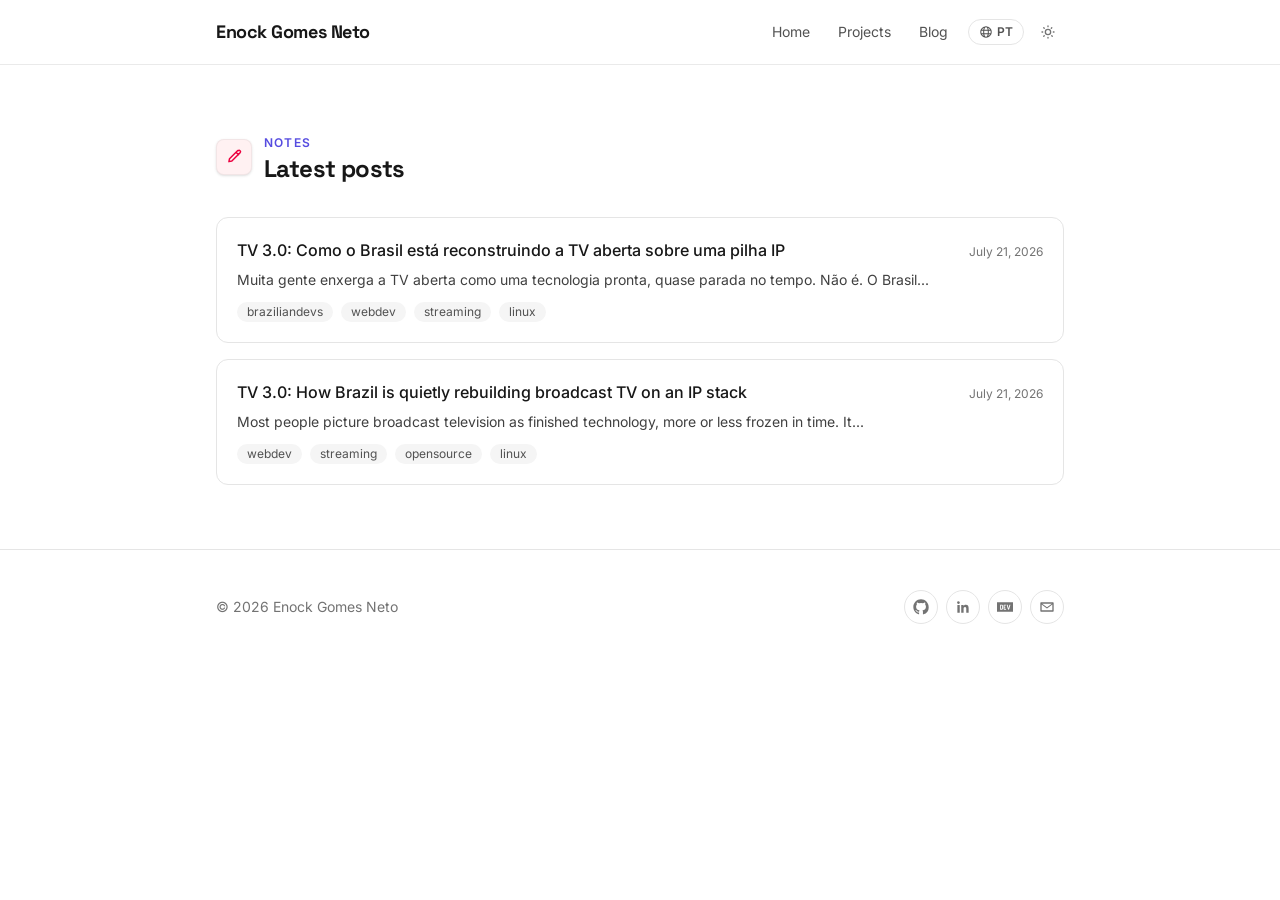
<file: en/blog/index.html>
<!DOCTYPE html><html lang="en"><head><meta charset="utf-8"><link rel="icon" type="image/svg+xml" href="/favicon.svg"><link rel="icon" href="/favicon.ico" sizes="any"><link rel="apple-touch-icon" href="/apple-touch-icon.png"><link rel="manifest" href="/manifest.json"><meta name="theme-color" content="#6C63FF"><meta name="viewport" content="width=device-width, initial-scale=1"><meta name="generator" content="Astro v7.0.9"><title>Latest posts · Enock Gomes Neto</title><meta name="description" content="Software Engineer with over 10 years of experience building robust solutions in embedded systems, Android, web applications and artificial intelligence. I currently work on TV 3.0 in Brazil, contributing to the next generation of interactivity and digital broadcasting based on advanced standards and cutting-edge technology."><link rel="canonical" href="https://enock.com.br/en/blog/"><link rel="alternate" hreflang="pt-BR" href="https://enock.com.br/blog"><link rel="alternate" hreflang="en" href="https://enock.com.br/en/blog/"><link rel="alternate" hreflang="x-default" href="https://enock.com.br/blog"><meta property="og:type" content="website"><meta property="og:title" content="Latest posts · Enock Gomes Neto"><meta property="og:description" content="Software Engineer with over 10 years of experience building robust solutions in embedded systems, Android, web applications and artificial intelligence. I currently work on TV 3.0 in Brazil, contributing to the next generation of interactivity and digital broadcasting based on advanced standards and cutting-edge technology."><meta property="og:url" content="https://enock.com.br/"><meta property="og:image" content="https://enock.com.br/og-image.png"><meta property="og:image:width" content="1200"><meta property="og:image:height" content="630"><meta property="og:locale" content="en_US"><meta property="og:locale:alternate" content="pt_BR"><meta name="twitter:card" content="summary_large_image"><meta name="twitter:title" content="Latest posts · Enock Gomes Neto"><meta name="twitter:description" content="Software Engineer with over 10 years of experience building robust solutions in embedded systems, Android, web applications and artificial intelligence. I currently work on TV 3.0 in Brazil, contributing to the next generation of interactivity and digital broadcasting based on advanced standards and cutting-edge technology."><meta name="twitter:image" content="https://enock.com.br/og-image.png"><script type="application/ld+json">{"@context":"https://schema.org","@type":"Person","name":"Enock Gomes Neto","jobTitle":"Master Software Engineer","description":"Software Engineer with over 10 years of experience building robust solutions in embedded systems, Android, web applications and artificial intelligence. I currently work on TV 3.0 in Brazil, contributing to the next generation of interactivity and digital broadcasting based on advanced standards and cutting-edge technology.","url":"https://enock.com.br","image":"https://enock.com.br/avatar.webp","knowsAbout":["TV 3.0","Digital Broadcasting","Embedded Systems","Ginga Middleware","ATSC 3.0","ISDB-T","Android (NDK)","C++","Embedded Linux","GStreamer","FFmpeg","Artificial Intelligence"],"worksFor":{"@type":"Organization","name":"MoPA Embedded Systems"},"alumniOf":[{"@type":"EducationalOrganization","name":"Federal University of Rio Grande do Norte"},{"@type":"EducationalOrganization","name":"Estácio de Sá University"},{"@type":"EducationalOrganization","name":"Descomplica Digital College"},{"@type":"EducationalOrganization","name":"Federal Institute of Education, Science and Technology of Rio Grande do Norte"}],"sameAs":["https://github.com/enocknt","https://www.linkedin.com/in/enocknt/","https://dev.to/enocknt"],"address":{"@type":"PostalAddress","addressLocality":"Natal","addressRegion":"RN","addressCountry":"BR"}}</script><script type="application/ld+json">{"@context":"https://schema.org","@type":"WebSite","name":"Enock Gomes Neto","url":"https://enock.com.br","inLanguage":"en","author":{"@type":"Person","name":"Enock Gomes Neto","url":"https://enock.com.br"}}</script><script>
      const stored = localStorage.getItem('theme');
      const prefersDark = window.matchMedia('(prefers-color-scheme: dark)').matches;
      if (stored === 'dark' || (!stored && prefersDark)) {
        document.documentElement.classList.add('dark');
      }
    </script><link rel="stylesheet" href="/_astro/Layout.2CP1ScpZ.css"></head><body class="bg-white text-neutral-900 antialiased dark:bg-neutral-950 dark:text-neutral-100 transition-colors"><a href="#main-content" class="sr-only focus:not-sr-only focus:fixed focus:top-4 focus:left-4 focus:z-50 focus:rounded-full focus:bg-accent-500 focus:px-5 focus:py-2.5 focus:text-sm focus:font-medium focus:text-white">Skip to content</a><header class="sticky top-0 z-50 border-b border-neutral-200/80 bg-white/75 backdrop-blur-md dark:border-neutral-800/80 dark:bg-neutral-950/75"><div class="mx-auto flex max-w-4xl items-center justify-between px-6 py-4"><a href="/en/" class="shrink-0 font-display text-lg font-bold tracking-tight whitespace-nowrap"><span class="sm:hidden">Enock</span><span class="hidden sm:inline">Enock Gomes Neto</span></a><nav class="flex items-center gap-1 text-sm"><a href="/en/" class="rounded-full px-3 py-1.5 transition-colors text-neutral-600 hover:bg-neutral-100 dark:text-neutral-400 dark:hover:bg-neutral-900">Home</a><a href="/en/projects" class="rounded-full px-3 py-1.5 transition-colors text-neutral-600 hover:bg-neutral-100 dark:text-neutral-400 dark:hover:bg-neutral-900">Projects</a><a href="/en/blog" class="rounded-full px-3 py-1.5 transition-colors text-neutral-600 hover:bg-neutral-100 dark:text-neutral-400 dark:hover:bg-neutral-900">Blog</a><a href="/blog" class="ml-1 flex items-center gap-1 rounded-full border border-neutral-200 px-2.5 py-1 text-xs font-semibold text-neutral-600 transition-colors hover:border-accent-300 hover:text-accent-600 dark:border-neutral-800 dark:text-neutral-400 dark:hover:border-accent-800 dark:hover:text-accent-400"><svg xmlns="http://www.w3.org/2000/svg" viewBox="0 0 24 24" fill="none" stroke="currentColor" stroke-width="1.75" class="h-3.5 w-3.5"><path stroke-linecap="round" stroke-linejoin="round" d="M12 21a9 9 0 1 0 0-18 9 9 0 0 0 0 18Zm0 0c-2.2 0-4-4.03-4-9s1.8-9 4-9 4 4.03 4 9-1.8 9-4 9ZM3.3 9h17.4M3.3 15h17.4"></path></svg>PT</a><button id="theme-toggle" type="button" aria-label="Toggle theme" class="ml-1 cursor-pointer rounded-full p-2 text-neutral-500 hover:bg-neutral-100 dark:text-neutral-400 dark:hover:bg-neutral-900"><svg xmlns="http://www.w3.org/2000/svg" viewBox="0 0 24 24" fill="none" stroke="currentColor" stroke-width="2" class="h-4 w-4 dark:hidden"><path stroke-linecap="round" stroke-linejoin="round" d="M12 3v1m0 16v1m9-9h-1M4 12H3m15.36 6.36-.7-.7M6.34 6.34l-.7-.7m12.02 0-.7.7M6.34 17.66l-.7.7M16 12a4 4 0 1 1-8 0 4 4 0 0 1 8 0Z"></path></svg><svg xmlns="http://www.w3.org/2000/svg" viewBox="0 0 24 24" fill="none" stroke="currentColor" stroke-width="2" class="hidden h-4 w-4 dark:block"><path stroke-linecap="round" stroke-linejoin="round" d="M21 12.79A9 9 0 1 1 11.21 3 7 7 0 0 0 21 12.79Z"></path></svg></button></nav></div></header><script>
  document.getElementById('theme-toggle')?.addEventListener('click', () => {
    const isDark = document.documentElement.classList.toggle('dark');
    localStorage.setItem('theme', isDark ? 'dark' : 'light');
  });
</script><main id="main-content" class="mx-auto max-w-4xl px-6 py-12 sm:py-16"><div class="flex items-center gap-3"><span class="flex h-9 w-9 shrink-0 items-center justify-center rounded-lg shadow-sm ring-1 ring-inset ring-black/5 dark:ring-white/10 bg-rose-50 text-rose-600 dark:bg-rose-900/30 dark:text-rose-400"><svg xmlns="http://www.w3.org/2000/svg" viewBox="0 0 24 24" fill="none" stroke="currentColor" stroke-width="1.75" stroke-linecap="round" stroke-linejoin="round" class="h-5 w-5"><path d="M16.86 4.49a1.75 1.75 0 0 1 2.475 2.474l-9.9 9.9-3.535.707.707-3.536 9.9-9.9Z M14.75 6.6l2.65 2.65"></path></svg></span><div><span class="text-xs font-semibold uppercase tracking-widest text-accent-600 dark:text-accent-400">Notes</span><h1 class="font-display text-2xl font-bold tracking-tight">Latest posts</h1></div></div><div class="mt-8 space-y-4" data-reveal><a href="https://dev.to/enocknt/tv-30-como-o-brasil-esta-reconstruindo-a-tv-aberta-sobre-uma-pilha-ip-268o" target="_blank" rel="noopener" class="block rounded-xl border border-neutral-200 p-5 transition-all hover:-translate-y-0.5 hover:border-rose-200 hover:shadow-md dark:border-neutral-800 dark:hover:border-rose-800"><div class="flex flex-wrap items-baseline justify-between gap-x-4"><h2 class="font-medium hover:text-accent-600 dark:hover:text-accent-400">TV 3.0: Como o Brasil está reconstruindo a TV aberta sobre uma pilha IP</h2><time class="shrink-0 text-xs text-neutral-500 dark:text-neutral-400" datetime="2026-07-21T13:36:24.000Z">July 21, 2026</time></div><p class="mt-2 text-sm text-neutral-700 dark:text-neutral-300">Muita gente enxerga a TV aberta como uma tecnologia pronta, quase parada no tempo. Não é. O Brasil...</p><div class="mt-3 flex flex-wrap gap-2"><span class="rounded-full bg-neutral-100 px-2.5 py-0.5 text-xs text-neutral-600 dark:bg-neutral-900 dark:text-neutral-400">braziliandevs</span><span class="rounded-full bg-neutral-100 px-2.5 py-0.5 text-xs text-neutral-600 dark:bg-neutral-900 dark:text-neutral-400">webdev</span><span class="rounded-full bg-neutral-100 px-2.5 py-0.5 text-xs text-neutral-600 dark:bg-neutral-900 dark:text-neutral-400">streaming</span><span class="rounded-full bg-neutral-100 px-2.5 py-0.5 text-xs text-neutral-600 dark:bg-neutral-900 dark:text-neutral-400">linux</span></div></a><a href="https://dev.to/enocknt/tv-30-how-brazil-is-quietly-rebuilding-broadcast-tv-on-an-ip-stack-ecg" target="_blank" rel="noopener" class="block rounded-xl border border-neutral-200 p-5 transition-all hover:-translate-y-0.5 hover:border-rose-200 hover:shadow-md dark:border-neutral-800 dark:hover:border-rose-800"><div class="flex flex-wrap items-baseline justify-between gap-x-4"><h2 class="font-medium hover:text-accent-600 dark:hover:text-accent-400">TV 3.0: How Brazil is quietly rebuilding broadcast TV on an IP stack</h2><time class="shrink-0 text-xs text-neutral-500 dark:text-neutral-400" datetime="2026-07-21T13:35:33.000Z">July 21, 2026</time></div><p class="mt-2 text-sm text-neutral-700 dark:text-neutral-300">Most people picture broadcast television as finished technology, more or less frozen in time. It...</p><div class="mt-3 flex flex-wrap gap-2"><span class="rounded-full bg-neutral-100 px-2.5 py-0.5 text-xs text-neutral-600 dark:bg-neutral-900 dark:text-neutral-400">webdev</span><span class="rounded-full bg-neutral-100 px-2.5 py-0.5 text-xs text-neutral-600 dark:bg-neutral-900 dark:text-neutral-400">streaming</span><span class="rounded-full bg-neutral-100 px-2.5 py-0.5 text-xs text-neutral-600 dark:bg-neutral-900 dark:text-neutral-400">opensource</span><span class="rounded-full bg-neutral-100 px-2.5 py-0.5 text-xs text-neutral-600 dark:bg-neutral-900 dark:text-neutral-400">linux</span></div></a></div></main><footer class="border-t border-neutral-200 dark:border-neutral-800"><div class="mx-auto flex max-w-4xl flex-col items-center gap-4 px-6 py-10 text-sm text-neutral-500 dark:text-neutral-400 sm:flex-row sm:justify-between"><p>© 2026 Enock Gomes Neto</p><div class="flex items-center gap-2 "><a href="https://github.com/enocknt" target="_blank" rel="me noopener" aria-label="GitHub" class="flex cursor-pointer items-center justify-center rounded-full border border-neutral-200 p-2 text-neutral-500 transition-all hover:-translate-y-0.5 hover:scale-110 hover:border-accent-300 hover:bg-accent-50 hover:text-accent-600 dark:border-neutral-800 dark:text-neutral-400 dark:hover:border-accent-800 dark:hover:bg-accent-900/30 dark:hover:text-accent-400"><svg xmlns="http://www.w3.org/2000/svg" viewBox="0 0 24 24" fill="currentColor" class="h-4 w-4"><path d="M12 .5C5.65.5.5 5.65.5 12c0 5.09 3.29 9.4 7.86 10.93.57.1.78-.25.78-.55 0-.27-.01-1.17-.02-2.12-3.2.7-3.88-1.36-3.88-1.36-.52-1.34-1.28-1.7-1.28-1.7-1.04-.72.08-.7.08-.7 1.16.08 1.77 1.2 1.77 1.2 1.03 1.78 2.7 1.26 3.36.96.1-.75.4-1.26.73-1.55-2.55-.29-5.24-1.28-5.24-5.7 0-1.26.45-2.29 1.19-3.09-.12-.29-.52-1.46.11-3.05 0 0 .97-.31 3.18 1.18a11 11 0 0 1 5.8 0c2.2-1.49 3.17-1.18 3.17-1.18.63 1.6.23 2.76.11 3.05.74.8 1.19 1.83 1.19 3.09 0 4.43-2.7 5.4-5.27 5.69.42.36.78 1.08.78 2.18 0 1.57-.01 2.83-.01 3.22 0 .3.2.66.79.55A10.52 10.52 0 0 0 23.5 12C23.5 5.65 18.35.5 12 .5Z"></path></svg></a><a href="https://www.linkedin.com/in/enocknt/" target="_blank" rel="me noopener" aria-label="LinkedIn" class="flex cursor-pointer items-center justify-center rounded-full border border-neutral-200 p-2 text-neutral-500 transition-all hover:-translate-y-0.5 hover:scale-110 hover:border-accent-300 hover:bg-accent-50 hover:text-accent-600 dark:border-neutral-800 dark:text-neutral-400 dark:hover:border-accent-800 dark:hover:bg-accent-900/30 dark:hover:text-accent-400"><svg xmlns="http://www.w3.org/2000/svg" viewBox="0 0 24 24" fill="currentColor" class="h-4 w-4"><path d="M20.45 20.45h-3.56v-5.57c0-1.33-.03-3.04-1.85-3.04-1.86 0-2.14 1.45-2.14 2.94v5.67H9.34V9h3.42v1.56h.05c.48-.9 1.64-1.85 3.38-1.85 3.6 0 4.27 2.37 4.27 5.46v6.28ZM5.34 7.43a2.07 2.07 0 1 1 0-4.13 2.07 2.07 0 0 1 0 4.13ZM7.12 20.45H3.56V9h3.56v11.45Z"></path></svg></a><a href="https://dev.to/enocknt" target="_blank" rel="me noopener" aria-label="Blog" class="flex cursor-pointer items-center justify-center rounded-full border border-neutral-200 p-2 text-neutral-500 transition-all hover:-translate-y-0.5 hover:scale-110 hover:border-accent-300 hover:bg-accent-50 hover:text-accent-600 dark:border-neutral-800 dark:text-neutral-400 dark:hover:border-accent-800 dark:hover:bg-accent-900/30 dark:hover:text-accent-400"><svg xmlns="http://www.w3.org/2000/svg" viewBox="0 0 24 24" fill="currentColor" class="h-4 w-4"><path d="M7.42 10.05c-.18-.16-.46-.23-.84-.23H6l.02 2.44.04 2.45.56-.02c.41 0 .63-.07.83-.26.24-.24.26-.36.26-2.2 0-1.91-.02-1.96-.29-2.18zM0 4.94v14.12h24V4.94H0zM8.56 15.3c-.44.58-1.06.77-2.53.77H4.71V8.53h1.4c1.67 0 2.16.18 2.6.9.27.43.29.6.32 2.57.05 2.23-.02 2.73-.47 3.3zm5.09-5.47h-2.47v1.77h1.52v1.28l-.72.04-.75.03v1.77l1.22.03 1.2.04v1.28h-1.6c-1.53 0-1.6-.01-1.87-.3l-.3-.28v-3.16c0-3.02.01-3.18.25-3.48.23-.31.25-.31 1.88-.31h1.64v1.3zm4.68 5.45c-.17.43-.64.79-1 .79-.18 0-.45-.15-.67-.39-.32-.32-.45-.63-.82-2.08l-.9-3.39-.45-1.67h.76c.4 0 .75.02.75.05 0 .06 1.16 4.54 1.26 4.83.04.15.32-.7.73-2.3l.66-2.52.74-.04c.4-.02.73 0 .73.04 0 .14-1.67 6.38-1.8 6.68z"></path></svg></a><button type="button" aria-label="E-mail" data-email-open data-email-user="enocknt" data-email-domain="gmail.com" class="flex cursor-pointer items-center justify-center rounded-full border border-neutral-200 p-2 text-neutral-500 transition-all hover:-translate-y-0.5 hover:scale-110 hover:border-accent-300 hover:bg-accent-50 hover:text-accent-600 dark:border-neutral-800 dark:text-neutral-400 dark:hover:border-accent-800 dark:hover:bg-accent-900/30 dark:hover:text-accent-400"><svg xmlns="http://www.w3.org/2000/svg" viewBox="0 0 24 24" fill="currentColor" class="h-4 w-4"><path d="M3 5h18a1 1 0 0 1 1 1v12a1 1 0 0 1-1 1H3a1 1 0 0 1-1-1V6a1 1 0 0 1 1-1Zm1.7 2 7.3 5.5L19.3 7H4.7Zm-.7 1.4V17h16V8.4l-7.4 5.6a1 1 0 0 1-1.2 0L4 8.4Z"></path></svg></button></div></div></footer><button id="back-to-top" type="button" aria-label="Back to top" class="fixed bottom-6 right-6 z-40 flex h-10 w-10 translate-y-4 cursor-pointer items-center justify-center rounded-full opacity-0 shadow-lg transition-all duration-300 pointer-events-none bg-neutral-900 text-white dark:bg-white dark:text-neutral-900"><svg xmlns="http://www.w3.org/2000/svg" viewBox="0 0 24 24" fill="none" stroke="currentColor" stroke-width="2" stroke-linecap="round" stroke-linejoin="round" class="h-4 w-4"><path d="M12 19V5m0 0-6 6m6-6 6 6"></path></svg></button><script>
  const btn = document.getElementById('back-to-top');
  if (btn) {
    const toggle = () => {
      const show = window.scrollY > 480;
      btn.classList.toggle('opacity-0', !show);
      btn.classList.toggle('pointer-events-none', !show);
      btn.classList.toggle('translate-y-4', !show);
      btn.classList.toggle('translate-y-0', show);
    };
    window.addEventListener('scroll', toggle, { passive: true });
    toggle();
    btn.addEventListener('click', () => window.scrollTo({ top: 0, behavior: 'smooth' }));
  }
</script><script>
      const revealEls = document.querySelectorAll('[data-reveal]');
      if ('IntersectionObserver' in window && revealEls.length) {
        const observer = new IntersectionObserver(
          (entries) => {
            for (const entry of entries) {
              if (entry.isIntersecting) {
                entry.target.classList.add('is-visible');
                observer.unobserve(entry.target);
              }
            }
          },
          { threshold: 0.1, rootMargin: '0px 0px -60px 0px' }
        );
        revealEls.forEach((el) => observer.observe(el));
      } else {
        revealEls.forEach((el) => el.classList.add('is-visible'));
      }
    </script><script>
      // Email is never written into the HTML as a plain mailto: link (keeps it out of
      // static-scraper reach) — it's assembled from data attributes only on click.
      document.querySelectorAll('[data-email-open]').forEach((el) => {
        el.addEventListener('click', () => {
          const user = el.getAttribute('data-email-user');
          const domain = el.getAttribute('data-email-domain');
          if (user && domain) window.location.href = `mailto:${user}@${domain}`;
        });
      });
    </script><script>(function(){const domain = "enock.com.br";

      // Only count visits on the real production domain, not local dev/preview builds.
      if (location.hostname === domain) {
        const s = document.createElement('script');
        s.async = true;
        s.src = '//gc.zgo.at/count.js';
        s.setAttribute('data-goatcounter', 'https://enocknt.goatcounter.com/count');
        document.body.appendChild(s);
      }
    })();</script></body></html>
</file>
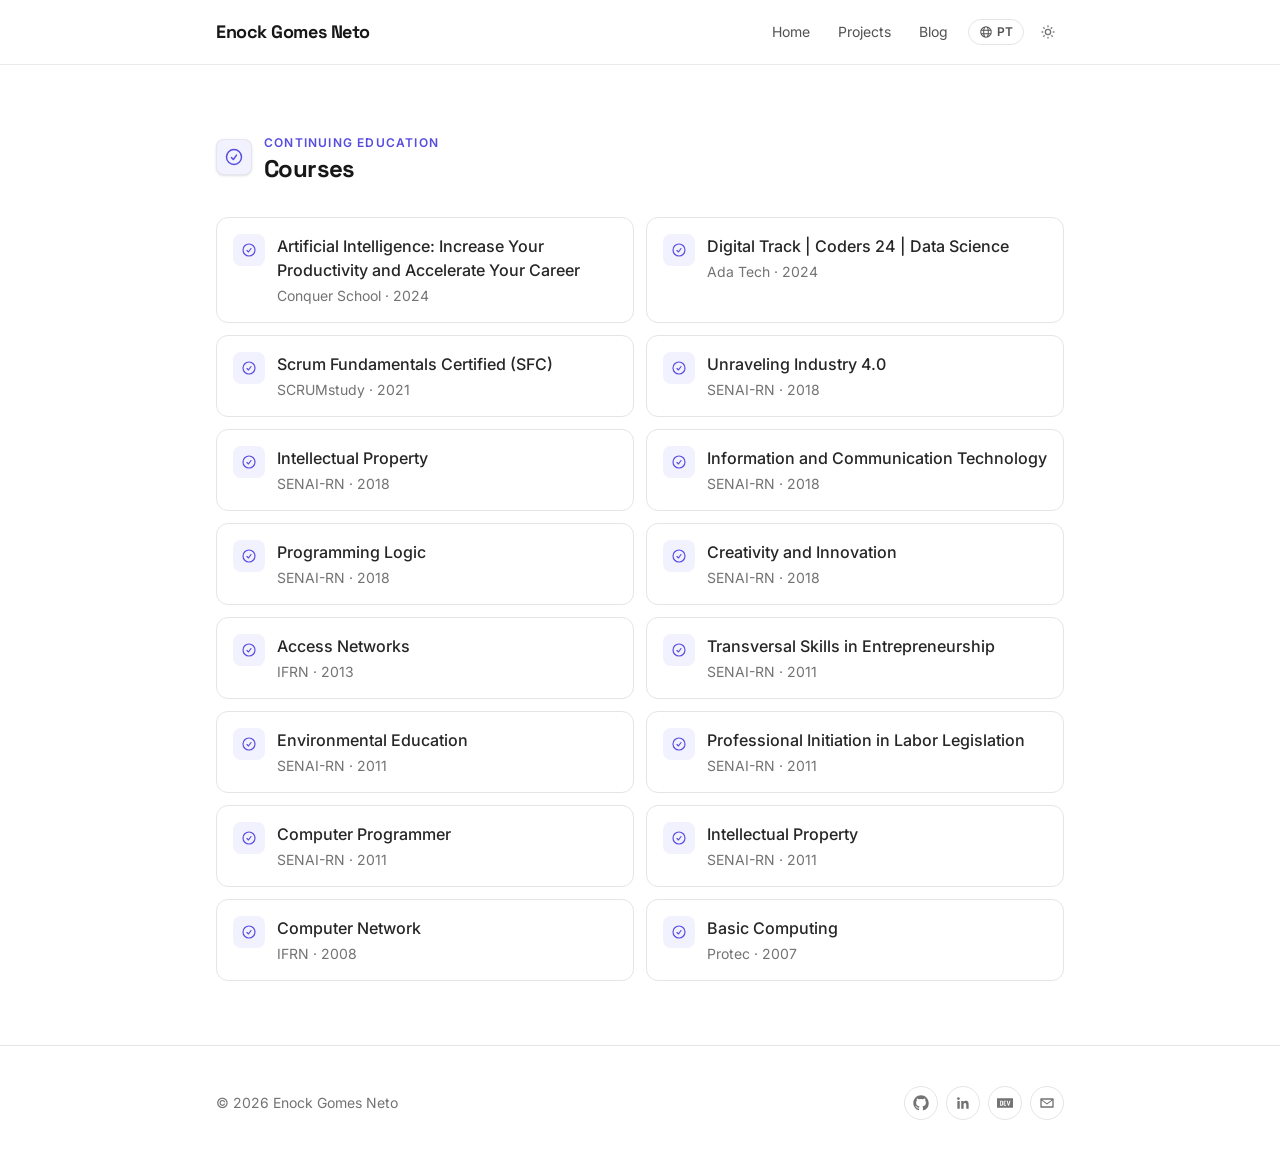
<file: en/courses/index.html>
<!DOCTYPE html><html lang="en"><head><meta charset="utf-8"><link rel="icon" type="image/svg+xml" href="/favicon.svg"><link rel="icon" href="/favicon.ico" sizes="any"><link rel="apple-touch-icon" href="/apple-touch-icon.png"><link rel="manifest" href="/manifest.json"><meta name="theme-color" content="#6C63FF"><meta name="viewport" content="width=device-width, initial-scale=1"><meta name="generator" content="Astro v7.0.9"><title>Courses · Enock Gomes Neto</title><meta name="description" content="Software Engineer with over 10 years of experience building robust solutions in embedded systems, Android, web applications and artificial intelligence. I currently work on TV 3.0 in Brazil, contributing to the next generation of interactivity and digital broadcasting based on advanced standards and cutting-edge technology."><link rel="canonical" href="https://enock.com.br/en/courses/"><link rel="alternate" hreflang="pt-BR" href="https://enock.com.br/cursos"><link rel="alternate" hreflang="en" href="https://enock.com.br/en/courses/"><link rel="alternate" hreflang="x-default" href="https://enock.com.br/cursos"><meta property="og:type" content="website"><meta property="og:title" content="Courses · Enock Gomes Neto"><meta property="og:description" content="Software Engineer with over 10 years of experience building robust solutions in embedded systems, Android, web applications and artificial intelligence. I currently work on TV 3.0 in Brazil, contributing to the next generation of interactivity and digital broadcasting based on advanced standards and cutting-edge technology."><meta property="og:url" content="https://enock.com.br/"><meta property="og:image" content="https://enock.com.br/og-image.png"><meta property="og:image:width" content="1200"><meta property="og:image:height" content="630"><meta property="og:locale" content="en_US"><meta property="og:locale:alternate" content="pt_BR"><meta name="twitter:card" content="summary_large_image"><meta name="twitter:title" content="Courses · Enock Gomes Neto"><meta name="twitter:description" content="Software Engineer with over 10 years of experience building robust solutions in embedded systems, Android, web applications and artificial intelligence. I currently work on TV 3.0 in Brazil, contributing to the next generation of interactivity and digital broadcasting based on advanced standards and cutting-edge technology."><meta name="twitter:image" content="https://enock.com.br/og-image.png"><script type="application/ld+json">{"@context":"https://schema.org","@type":"Person","name":"Enock Gomes Neto","jobTitle":"Master Software Engineer","description":"Software Engineer with over 10 years of experience building robust solutions in embedded systems, Android, web applications and artificial intelligence. I currently work on TV 3.0 in Brazil, contributing to the next generation of interactivity and digital broadcasting based on advanced standards and cutting-edge technology.","url":"https://enock.com.br","image":"https://enock.com.br/avatar.webp","knowsAbout":["TV 3.0","Digital Broadcasting","Embedded Systems","Ginga Middleware","ATSC 3.0","ISDB-T","Android (NDK)","C++","Embedded Linux","GStreamer","FFmpeg","Artificial Intelligence"],"worksFor":{"@type":"Organization","name":"MoPA Embedded Systems"},"alumniOf":[{"@type":"EducationalOrganization","name":"Federal University of Rio Grande do Norte"},{"@type":"EducationalOrganization","name":"Estácio de Sá University"},{"@type":"EducationalOrganization","name":"Descomplica Digital College"},{"@type":"EducationalOrganization","name":"Federal Institute of Education, Science and Technology of Rio Grande do Norte"}],"sameAs":["https://github.com/enocknt","https://www.linkedin.com/in/enocknt/","https://dev.to/enocknt"],"address":{"@type":"PostalAddress","addressLocality":"Natal","addressRegion":"RN","addressCountry":"BR"}}</script><script type="application/ld+json">{"@context":"https://schema.org","@type":"WebSite","name":"Enock Gomes Neto","url":"https://enock.com.br","inLanguage":"en","author":{"@type":"Person","name":"Enock Gomes Neto","url":"https://enock.com.br"}}</script><script>
      const stored = localStorage.getItem('theme');
      const prefersDark = window.matchMedia('(prefers-color-scheme: dark)').matches;
      if (stored === 'dark' || (!stored && prefersDark)) {
        document.documentElement.classList.add('dark');
      }
    </script><link rel="stylesheet" href="/_astro/Layout.2CP1ScpZ.css"></head><body class="bg-white text-neutral-900 antialiased dark:bg-neutral-950 dark:text-neutral-100 transition-colors"><a href="#main-content" class="sr-only focus:not-sr-only focus:fixed focus:top-4 focus:left-4 focus:z-50 focus:rounded-full focus:bg-accent-500 focus:px-5 focus:py-2.5 focus:text-sm focus:font-medium focus:text-white">Skip to content</a><header class="sticky top-0 z-50 border-b border-neutral-200/80 bg-white/75 backdrop-blur-md dark:border-neutral-800/80 dark:bg-neutral-950/75"><div class="mx-auto flex max-w-4xl items-center justify-between px-6 py-4"><a href="/en/" class="shrink-0 font-display text-lg font-bold tracking-tight whitespace-nowrap"><span class="sm:hidden">Enock</span><span class="hidden sm:inline">Enock Gomes Neto</span></a><nav class="flex items-center gap-1 text-sm"><a href="/en/" class="rounded-full px-3 py-1.5 transition-colors text-neutral-600 hover:bg-neutral-100 dark:text-neutral-400 dark:hover:bg-neutral-900">Home</a><a href="/en/projects" class="rounded-full px-3 py-1.5 transition-colors text-neutral-600 hover:bg-neutral-100 dark:text-neutral-400 dark:hover:bg-neutral-900">Projects</a><a href="/en/blog" class="rounded-full px-3 py-1.5 transition-colors text-neutral-600 hover:bg-neutral-100 dark:text-neutral-400 dark:hover:bg-neutral-900">Blog</a><a href="/cursos" class="ml-1 flex items-center gap-1 rounded-full border border-neutral-200 px-2.5 py-1 text-xs font-semibold text-neutral-600 transition-colors hover:border-accent-300 hover:text-accent-600 dark:border-neutral-800 dark:text-neutral-400 dark:hover:border-accent-800 dark:hover:text-accent-400"><svg xmlns="http://www.w3.org/2000/svg" viewBox="0 0 24 24" fill="none" stroke="currentColor" stroke-width="1.75" class="h-3.5 w-3.5"><path stroke-linecap="round" stroke-linejoin="round" d="M12 21a9 9 0 1 0 0-18 9 9 0 0 0 0 18Zm0 0c-2.2 0-4-4.03-4-9s1.8-9 4-9 4 4.03 4 9-1.8 9-4 9ZM3.3 9h17.4M3.3 15h17.4"></path></svg>PT</a><button id="theme-toggle" type="button" aria-label="Toggle theme" class="ml-1 cursor-pointer rounded-full p-2 text-neutral-500 hover:bg-neutral-100 dark:text-neutral-400 dark:hover:bg-neutral-900"><svg xmlns="http://www.w3.org/2000/svg" viewBox="0 0 24 24" fill="none" stroke="currentColor" stroke-width="2" class="h-4 w-4 dark:hidden"><path stroke-linecap="round" stroke-linejoin="round" d="M12 3v1m0 16v1m9-9h-1M4 12H3m15.36 6.36-.7-.7M6.34 6.34l-.7-.7m12.02 0-.7.7M6.34 17.66l-.7.7M16 12a4 4 0 1 1-8 0 4 4 0 0 1 8 0Z"></path></svg><svg xmlns="http://www.w3.org/2000/svg" viewBox="0 0 24 24" fill="none" stroke="currentColor" stroke-width="2" class="hidden h-4 w-4 dark:block"><path stroke-linecap="round" stroke-linejoin="round" d="M21 12.79A9 9 0 1 1 11.21 3 7 7 0 0 0 21 12.79Z"></path></svg></button></nav></div></header><script>
  document.getElementById('theme-toggle')?.addEventListener('click', () => {
    const isDark = document.documentElement.classList.toggle('dark');
    localStorage.setItem('theme', isDark ? 'dark' : 'light');
  });
</script><main id="main-content" class="mx-auto max-w-4xl px-6 py-12 sm:py-16"><div class="flex items-center gap-3"><span class="flex h-9 w-9 shrink-0 items-center justify-center rounded-lg shadow-sm ring-1 ring-inset ring-black/5 dark:ring-white/10 bg-accent-50 text-accent-600 dark:bg-accent-900/30 dark:text-accent-400"><svg xmlns="http://www.w3.org/2000/svg" viewBox="0 0 24 24" fill="none" stroke="currentColor" stroke-width="1.75" stroke-linecap="round" stroke-linejoin="round" class="h-5 w-5"><path d="M9 12.75 11.25 15 15 9.75M21 12a9 9 0 1 1-18 0 9 9 0 0 1 18 0Z"></path></svg></span><div><span class="text-xs font-semibold uppercase tracking-widest text-accent-600 dark:text-accent-400">Continuing Education</span><h1 class="font-display text-2xl font-bold tracking-tight">Courses</h1></div></div><div class="mt-8 grid gap-3 sm:grid-cols-2" data-reveal><div class="flex items-start gap-3 rounded-xl border border-neutral-200 p-4 transition-all hover:-translate-y-0.5 hover:border-accent-200 hover:shadow-md dark:border-neutral-800 dark:hover:border-accent-800"><span class="flex h-8 w-8 shrink-0 items-center justify-center rounded-lg bg-accent-50 text-accent-600 dark:bg-accent-900/30 dark:text-accent-400"><svg xmlns="http://www.w3.org/2000/svg" viewBox="0 0 24 24" fill="none" stroke="currentColor" stroke-width="1.75" stroke-linecap="round" stroke-linejoin="round" class="h-4 w-4"><path d="M9 12.75 11.25 15 15 9.75M21 12a9 9 0 1 1-18 0 9 9 0 0 1 18 0Z"></path></svg></span><div class="min-w-0"><p class="font-medium text-neutral-800 dark:text-neutral-200">Artificial Intelligence: Increase Your Productivity and Accelerate Your Career</p><p class="mt-1 text-sm text-neutral-500 dark:text-neutral-400">Conquer School · 2024</p></div></div><div class="flex items-start gap-3 rounded-xl border border-neutral-200 p-4 transition-all hover:-translate-y-0.5 hover:border-accent-200 hover:shadow-md dark:border-neutral-800 dark:hover:border-accent-800"><span class="flex h-8 w-8 shrink-0 items-center justify-center rounded-lg bg-accent-50 text-accent-600 dark:bg-accent-900/30 dark:text-accent-400"><svg xmlns="http://www.w3.org/2000/svg" viewBox="0 0 24 24" fill="none" stroke="currentColor" stroke-width="1.75" stroke-linecap="round" stroke-linejoin="round" class="h-4 w-4"><path d="M9 12.75 11.25 15 15 9.75M21 12a9 9 0 1 1-18 0 9 9 0 0 1 18 0Z"></path></svg></span><div class="min-w-0"><p class="font-medium text-neutral-800 dark:text-neutral-200">Digital Track | Coders 24 | Data Science</p><p class="mt-1 text-sm text-neutral-500 dark:text-neutral-400">Ada Tech · 2024</p></div></div><div class="flex items-start gap-3 rounded-xl border border-neutral-200 p-4 transition-all hover:-translate-y-0.5 hover:border-accent-200 hover:shadow-md dark:border-neutral-800 dark:hover:border-accent-800"><span class="flex h-8 w-8 shrink-0 items-center justify-center rounded-lg bg-accent-50 text-accent-600 dark:bg-accent-900/30 dark:text-accent-400"><svg xmlns="http://www.w3.org/2000/svg" viewBox="0 0 24 24" fill="none" stroke="currentColor" stroke-width="1.75" stroke-linecap="round" stroke-linejoin="round" class="h-4 w-4"><path d="M9 12.75 11.25 15 15 9.75M21 12a9 9 0 1 1-18 0 9 9 0 0 1 18 0Z"></path></svg></span><div class="min-w-0"><p class="font-medium text-neutral-800 dark:text-neutral-200">Scrum Fundamentals Certified (SFC)</p><p class="mt-1 text-sm text-neutral-500 dark:text-neutral-400">SCRUMstudy · 2021</p></div></div><div class="flex items-start gap-3 rounded-xl border border-neutral-200 p-4 transition-all hover:-translate-y-0.5 hover:border-accent-200 hover:shadow-md dark:border-neutral-800 dark:hover:border-accent-800"><span class="flex h-8 w-8 shrink-0 items-center justify-center rounded-lg bg-accent-50 text-accent-600 dark:bg-accent-900/30 dark:text-accent-400"><svg xmlns="http://www.w3.org/2000/svg" viewBox="0 0 24 24" fill="none" stroke="currentColor" stroke-width="1.75" stroke-linecap="round" stroke-linejoin="round" class="h-4 w-4"><path d="M9 12.75 11.25 15 15 9.75M21 12a9 9 0 1 1-18 0 9 9 0 0 1 18 0Z"></path></svg></span><div class="min-w-0"><p class="font-medium text-neutral-800 dark:text-neutral-200">Unraveling Industry 4.0</p><p class="mt-1 text-sm text-neutral-500 dark:text-neutral-400">SENAI-RN · 2018</p></div></div><div class="flex items-start gap-3 rounded-xl border border-neutral-200 p-4 transition-all hover:-translate-y-0.5 hover:border-accent-200 hover:shadow-md dark:border-neutral-800 dark:hover:border-accent-800"><span class="flex h-8 w-8 shrink-0 items-center justify-center rounded-lg bg-accent-50 text-accent-600 dark:bg-accent-900/30 dark:text-accent-400"><svg xmlns="http://www.w3.org/2000/svg" viewBox="0 0 24 24" fill="none" stroke="currentColor" stroke-width="1.75" stroke-linecap="round" stroke-linejoin="round" class="h-4 w-4"><path d="M9 12.75 11.25 15 15 9.75M21 12a9 9 0 1 1-18 0 9 9 0 0 1 18 0Z"></path></svg></span><div class="min-w-0"><p class="font-medium text-neutral-800 dark:text-neutral-200">Intellectual Property</p><p class="mt-1 text-sm text-neutral-500 dark:text-neutral-400">SENAI-RN · 2018</p></div></div><div class="flex items-start gap-3 rounded-xl border border-neutral-200 p-4 transition-all hover:-translate-y-0.5 hover:border-accent-200 hover:shadow-md dark:border-neutral-800 dark:hover:border-accent-800"><span class="flex h-8 w-8 shrink-0 items-center justify-center rounded-lg bg-accent-50 text-accent-600 dark:bg-accent-900/30 dark:text-accent-400"><svg xmlns="http://www.w3.org/2000/svg" viewBox="0 0 24 24" fill="none" stroke="currentColor" stroke-width="1.75" stroke-linecap="round" stroke-linejoin="round" class="h-4 w-4"><path d="M9 12.75 11.25 15 15 9.75M21 12a9 9 0 1 1-18 0 9 9 0 0 1 18 0Z"></path></svg></span><div class="min-w-0"><p class="font-medium text-neutral-800 dark:text-neutral-200">Information and Communication Technology</p><p class="mt-1 text-sm text-neutral-500 dark:text-neutral-400">SENAI-RN · 2018</p></div></div><div class="flex items-start gap-3 rounded-xl border border-neutral-200 p-4 transition-all hover:-translate-y-0.5 hover:border-accent-200 hover:shadow-md dark:border-neutral-800 dark:hover:border-accent-800"><span class="flex h-8 w-8 shrink-0 items-center justify-center rounded-lg bg-accent-50 text-accent-600 dark:bg-accent-900/30 dark:text-accent-400"><svg xmlns="http://www.w3.org/2000/svg" viewBox="0 0 24 24" fill="none" stroke="currentColor" stroke-width="1.75" stroke-linecap="round" stroke-linejoin="round" class="h-4 w-4"><path d="M9 12.75 11.25 15 15 9.75M21 12a9 9 0 1 1-18 0 9 9 0 0 1 18 0Z"></path></svg></span><div class="min-w-0"><p class="font-medium text-neutral-800 dark:text-neutral-200">Programming Logic</p><p class="mt-1 text-sm text-neutral-500 dark:text-neutral-400">SENAI-RN · 2018</p></div></div><div class="flex items-start gap-3 rounded-xl border border-neutral-200 p-4 transition-all hover:-translate-y-0.5 hover:border-accent-200 hover:shadow-md dark:border-neutral-800 dark:hover:border-accent-800"><span class="flex h-8 w-8 shrink-0 items-center justify-center rounded-lg bg-accent-50 text-accent-600 dark:bg-accent-900/30 dark:text-accent-400"><svg xmlns="http://www.w3.org/2000/svg" viewBox="0 0 24 24" fill="none" stroke="currentColor" stroke-width="1.75" stroke-linecap="round" stroke-linejoin="round" class="h-4 w-4"><path d="M9 12.75 11.25 15 15 9.75M21 12a9 9 0 1 1-18 0 9 9 0 0 1 18 0Z"></path></svg></span><div class="min-w-0"><p class="font-medium text-neutral-800 dark:text-neutral-200">Creativity and Innovation</p><p class="mt-1 text-sm text-neutral-500 dark:text-neutral-400">SENAI-RN · 2018</p></div></div><div class="flex items-start gap-3 rounded-xl border border-neutral-200 p-4 transition-all hover:-translate-y-0.5 hover:border-accent-200 hover:shadow-md dark:border-neutral-800 dark:hover:border-accent-800"><span class="flex h-8 w-8 shrink-0 items-center justify-center rounded-lg bg-accent-50 text-accent-600 dark:bg-accent-900/30 dark:text-accent-400"><svg xmlns="http://www.w3.org/2000/svg" viewBox="0 0 24 24" fill="none" stroke="currentColor" stroke-width="1.75" stroke-linecap="round" stroke-linejoin="round" class="h-4 w-4"><path d="M9 12.75 11.25 15 15 9.75M21 12a9 9 0 1 1-18 0 9 9 0 0 1 18 0Z"></path></svg></span><div class="min-w-0"><p class="font-medium text-neutral-800 dark:text-neutral-200">Access Networks</p><p class="mt-1 text-sm text-neutral-500 dark:text-neutral-400">IFRN · 2013</p></div></div><div class="flex items-start gap-3 rounded-xl border border-neutral-200 p-4 transition-all hover:-translate-y-0.5 hover:border-accent-200 hover:shadow-md dark:border-neutral-800 dark:hover:border-accent-800"><span class="flex h-8 w-8 shrink-0 items-center justify-center rounded-lg bg-accent-50 text-accent-600 dark:bg-accent-900/30 dark:text-accent-400"><svg xmlns="http://www.w3.org/2000/svg" viewBox="0 0 24 24" fill="none" stroke="currentColor" stroke-width="1.75" stroke-linecap="round" stroke-linejoin="round" class="h-4 w-4"><path d="M9 12.75 11.25 15 15 9.75M21 12a9 9 0 1 1-18 0 9 9 0 0 1 18 0Z"></path></svg></span><div class="min-w-0"><p class="font-medium text-neutral-800 dark:text-neutral-200">Transversal Skills in Entrepreneurship</p><p class="mt-1 text-sm text-neutral-500 dark:text-neutral-400">SENAI-RN · 2011</p></div></div><div class="flex items-start gap-3 rounded-xl border border-neutral-200 p-4 transition-all hover:-translate-y-0.5 hover:border-accent-200 hover:shadow-md dark:border-neutral-800 dark:hover:border-accent-800"><span class="flex h-8 w-8 shrink-0 items-center justify-center rounded-lg bg-accent-50 text-accent-600 dark:bg-accent-900/30 dark:text-accent-400"><svg xmlns="http://www.w3.org/2000/svg" viewBox="0 0 24 24" fill="none" stroke="currentColor" stroke-width="1.75" stroke-linecap="round" stroke-linejoin="round" class="h-4 w-4"><path d="M9 12.75 11.25 15 15 9.75M21 12a9 9 0 1 1-18 0 9 9 0 0 1 18 0Z"></path></svg></span><div class="min-w-0"><p class="font-medium text-neutral-800 dark:text-neutral-200">Environmental Education</p><p class="mt-1 text-sm text-neutral-500 dark:text-neutral-400">SENAI-RN · 2011</p></div></div><div class="flex items-start gap-3 rounded-xl border border-neutral-200 p-4 transition-all hover:-translate-y-0.5 hover:border-accent-200 hover:shadow-md dark:border-neutral-800 dark:hover:border-accent-800"><span class="flex h-8 w-8 shrink-0 items-center justify-center rounded-lg bg-accent-50 text-accent-600 dark:bg-accent-900/30 dark:text-accent-400"><svg xmlns="http://www.w3.org/2000/svg" viewBox="0 0 24 24" fill="none" stroke="currentColor" stroke-width="1.75" stroke-linecap="round" stroke-linejoin="round" class="h-4 w-4"><path d="M9 12.75 11.25 15 15 9.75M21 12a9 9 0 1 1-18 0 9 9 0 0 1 18 0Z"></path></svg></span><div class="min-w-0"><p class="font-medium text-neutral-800 dark:text-neutral-200">Professional Initiation in Labor Legislation</p><p class="mt-1 text-sm text-neutral-500 dark:text-neutral-400">SENAI-RN · 2011</p></div></div><div class="flex items-start gap-3 rounded-xl border border-neutral-200 p-4 transition-all hover:-translate-y-0.5 hover:border-accent-200 hover:shadow-md dark:border-neutral-800 dark:hover:border-accent-800"><span class="flex h-8 w-8 shrink-0 items-center justify-center rounded-lg bg-accent-50 text-accent-600 dark:bg-accent-900/30 dark:text-accent-400"><svg xmlns="http://www.w3.org/2000/svg" viewBox="0 0 24 24" fill="none" stroke="currentColor" stroke-width="1.75" stroke-linecap="round" stroke-linejoin="round" class="h-4 w-4"><path d="M9 12.75 11.25 15 15 9.75M21 12a9 9 0 1 1-18 0 9 9 0 0 1 18 0Z"></path></svg></span><div class="min-w-0"><p class="font-medium text-neutral-800 dark:text-neutral-200">Computer Programmer</p><p class="mt-1 text-sm text-neutral-500 dark:text-neutral-400">SENAI-RN · 2011</p></div></div><div class="flex items-start gap-3 rounded-xl border border-neutral-200 p-4 transition-all hover:-translate-y-0.5 hover:border-accent-200 hover:shadow-md dark:border-neutral-800 dark:hover:border-accent-800"><span class="flex h-8 w-8 shrink-0 items-center justify-center rounded-lg bg-accent-50 text-accent-600 dark:bg-accent-900/30 dark:text-accent-400"><svg xmlns="http://www.w3.org/2000/svg" viewBox="0 0 24 24" fill="none" stroke="currentColor" stroke-width="1.75" stroke-linecap="round" stroke-linejoin="round" class="h-4 w-4"><path d="M9 12.75 11.25 15 15 9.75M21 12a9 9 0 1 1-18 0 9 9 0 0 1 18 0Z"></path></svg></span><div class="min-w-0"><p class="font-medium text-neutral-800 dark:text-neutral-200">Intellectual Property</p><p class="mt-1 text-sm text-neutral-500 dark:text-neutral-400">SENAI-RN · 2011</p></div></div><div class="flex items-start gap-3 rounded-xl border border-neutral-200 p-4 transition-all hover:-translate-y-0.5 hover:border-accent-200 hover:shadow-md dark:border-neutral-800 dark:hover:border-accent-800"><span class="flex h-8 w-8 shrink-0 items-center justify-center rounded-lg bg-accent-50 text-accent-600 dark:bg-accent-900/30 dark:text-accent-400"><svg xmlns="http://www.w3.org/2000/svg" viewBox="0 0 24 24" fill="none" stroke="currentColor" stroke-width="1.75" stroke-linecap="round" stroke-linejoin="round" class="h-4 w-4"><path d="M9 12.75 11.25 15 15 9.75M21 12a9 9 0 1 1-18 0 9 9 0 0 1 18 0Z"></path></svg></span><div class="min-w-0"><p class="font-medium text-neutral-800 dark:text-neutral-200">Computer Network</p><p class="mt-1 text-sm text-neutral-500 dark:text-neutral-400">IFRN · 2008</p></div></div><div class="flex items-start gap-3 rounded-xl border border-neutral-200 p-4 transition-all hover:-translate-y-0.5 hover:border-accent-200 hover:shadow-md dark:border-neutral-800 dark:hover:border-accent-800"><span class="flex h-8 w-8 shrink-0 items-center justify-center rounded-lg bg-accent-50 text-accent-600 dark:bg-accent-900/30 dark:text-accent-400"><svg xmlns="http://www.w3.org/2000/svg" viewBox="0 0 24 24" fill="none" stroke="currentColor" stroke-width="1.75" stroke-linecap="round" stroke-linejoin="round" class="h-4 w-4"><path d="M9 12.75 11.25 15 15 9.75M21 12a9 9 0 1 1-18 0 9 9 0 0 1 18 0Z"></path></svg></span><div class="min-w-0"><p class="font-medium text-neutral-800 dark:text-neutral-200">Basic Computing</p><p class="mt-1 text-sm text-neutral-500 dark:text-neutral-400">Protec · 2007</p></div></div></div></main><footer class="border-t border-neutral-200 dark:border-neutral-800"><div class="mx-auto flex max-w-4xl flex-col items-center gap-4 px-6 py-10 text-sm text-neutral-500 dark:text-neutral-400 sm:flex-row sm:justify-between"><p>© 2026 Enock Gomes Neto</p><div class="flex items-center gap-2 "><a href="https://github.com/enocknt" target="_blank" rel="me noopener" aria-label="GitHub" class="flex cursor-pointer items-center justify-center rounded-full border border-neutral-200 p-2 text-neutral-500 transition-all hover:-translate-y-0.5 hover:scale-110 hover:border-accent-300 hover:bg-accent-50 hover:text-accent-600 dark:border-neutral-800 dark:text-neutral-400 dark:hover:border-accent-800 dark:hover:bg-accent-900/30 dark:hover:text-accent-400"><svg xmlns="http://www.w3.org/2000/svg" viewBox="0 0 24 24" fill="currentColor" class="h-4 w-4"><path d="M12 .5C5.65.5.5 5.65.5 12c0 5.09 3.29 9.4 7.86 10.93.57.1.78-.25.78-.55 0-.27-.01-1.17-.02-2.12-3.2.7-3.88-1.36-3.88-1.36-.52-1.34-1.28-1.7-1.28-1.7-1.04-.72.08-.7.08-.7 1.16.08 1.77 1.2 1.77 1.2 1.03 1.78 2.7 1.26 3.36.96.1-.75.4-1.26.73-1.55-2.55-.29-5.24-1.28-5.24-5.7 0-1.26.45-2.29 1.19-3.09-.12-.29-.52-1.46.11-3.05 0 0 .97-.31 3.18 1.18a11 11 0 0 1 5.8 0c2.2-1.49 3.17-1.18 3.17-1.18.63 1.6.23 2.76.11 3.05.74.8 1.19 1.83 1.19 3.09 0 4.43-2.7 5.4-5.27 5.69.42.36.78 1.08.78 2.18 0 1.57-.01 2.83-.01 3.22 0 .3.2.66.79.55A10.52 10.52 0 0 0 23.5 12C23.5 5.65 18.35.5 12 .5Z"></path></svg></a><a href="https://www.linkedin.com/in/enocknt/" target="_blank" rel="me noopener" aria-label="LinkedIn" class="flex cursor-pointer items-center justify-center rounded-full border border-neutral-200 p-2 text-neutral-500 transition-all hover:-translate-y-0.5 hover:scale-110 hover:border-accent-300 hover:bg-accent-50 hover:text-accent-600 dark:border-neutral-800 dark:text-neutral-400 dark:hover:border-accent-800 dark:hover:bg-accent-900/30 dark:hover:text-accent-400"><svg xmlns="http://www.w3.org/2000/svg" viewBox="0 0 24 24" fill="currentColor" class="h-4 w-4"><path d="M20.45 20.45h-3.56v-5.57c0-1.33-.03-3.04-1.85-3.04-1.86 0-2.14 1.45-2.14 2.94v5.67H9.34V9h3.42v1.56h.05c.48-.9 1.64-1.85 3.38-1.85 3.6 0 4.27 2.37 4.27 5.46v6.28ZM5.34 7.43a2.07 2.07 0 1 1 0-4.13 2.07 2.07 0 0 1 0 4.13ZM7.12 20.45H3.56V9h3.56v11.45Z"></path></svg></a><a href="https://dev.to/enocknt" target="_blank" rel="me noopener" aria-label="Blog" class="flex cursor-pointer items-center justify-center rounded-full border border-neutral-200 p-2 text-neutral-500 transition-all hover:-translate-y-0.5 hover:scale-110 hover:border-accent-300 hover:bg-accent-50 hover:text-accent-600 dark:border-neutral-800 dark:text-neutral-400 dark:hover:border-accent-800 dark:hover:bg-accent-900/30 dark:hover:text-accent-400"><svg xmlns="http://www.w3.org/2000/svg" viewBox="0 0 24 24" fill="currentColor" class="h-4 w-4"><path d="M7.42 10.05c-.18-.16-.46-.23-.84-.23H6l.02 2.44.04 2.45.56-.02c.41 0 .63-.07.83-.26.24-.24.26-.36.26-2.2 0-1.91-.02-1.96-.29-2.18zM0 4.94v14.12h24V4.94H0zM8.56 15.3c-.44.58-1.06.77-2.53.77H4.71V8.53h1.4c1.67 0 2.16.18 2.6.9.27.43.29.6.32 2.57.05 2.23-.02 2.73-.47 3.3zm5.09-5.47h-2.47v1.77h1.52v1.28l-.72.04-.75.03v1.77l1.22.03 1.2.04v1.28h-1.6c-1.53 0-1.6-.01-1.87-.3l-.3-.28v-3.16c0-3.02.01-3.18.25-3.48.23-.31.25-.31 1.88-.31h1.64v1.3zm4.68 5.45c-.17.43-.64.79-1 .79-.18 0-.45-.15-.67-.39-.32-.32-.45-.63-.82-2.08l-.9-3.39-.45-1.67h.76c.4 0 .75.02.75.05 0 .06 1.16 4.54 1.26 4.83.04.15.32-.7.73-2.3l.66-2.52.74-.04c.4-.02.73 0 .73.04 0 .14-1.67 6.38-1.8 6.68z"></path></svg></a><button type="button" aria-label="E-mail" data-email-open data-email-user="enocknt" data-email-domain="gmail.com" class="flex cursor-pointer items-center justify-center rounded-full border border-neutral-200 p-2 text-neutral-500 transition-all hover:-translate-y-0.5 hover:scale-110 hover:border-accent-300 hover:bg-accent-50 hover:text-accent-600 dark:border-neutral-800 dark:text-neutral-400 dark:hover:border-accent-800 dark:hover:bg-accent-900/30 dark:hover:text-accent-400"><svg xmlns="http://www.w3.org/2000/svg" viewBox="0 0 24 24" fill="currentColor" class="h-4 w-4"><path d="M3 5h18a1 1 0 0 1 1 1v12a1 1 0 0 1-1 1H3a1 1 0 0 1-1-1V6a1 1 0 0 1 1-1Zm1.7 2 7.3 5.5L19.3 7H4.7Zm-.7 1.4V17h16V8.4l-7.4 5.6a1 1 0 0 1-1.2 0L4 8.4Z"></path></svg></button></div></div></footer><button id="back-to-top" type="button" aria-label="Back to top" class="fixed bottom-6 right-6 z-40 flex h-10 w-10 translate-y-4 cursor-pointer items-center justify-center rounded-full opacity-0 shadow-lg transition-all duration-300 pointer-events-none bg-neutral-900 text-white dark:bg-white dark:text-neutral-900"><svg xmlns="http://www.w3.org/2000/svg" viewBox="0 0 24 24" fill="none" stroke="currentColor" stroke-width="2" stroke-linecap="round" stroke-linejoin="round" class="h-4 w-4"><path d="M12 19V5m0 0-6 6m6-6 6 6"></path></svg></button><script>
  const btn = document.getElementById('back-to-top');
  if (btn) {
    const toggle = () => {
      const show = window.scrollY > 480;
      btn.classList.toggle('opacity-0', !show);
      btn.classList.toggle('pointer-events-none', !show);
      btn.classList.toggle('translate-y-4', !show);
      btn.classList.toggle('translate-y-0', show);
    };
    window.addEventListener('scroll', toggle, { passive: true });
    toggle();
    btn.addEventListener('click', () => window.scrollTo({ top: 0, behavior: 'smooth' }));
  }
</script><script>
      const revealEls = document.querySelectorAll('[data-reveal]');
      if ('IntersectionObserver' in window && revealEls.length) {
        const observer = new IntersectionObserver(
          (entries) => {
            for (const entry of entries) {
              if (entry.isIntersecting) {
                entry.target.classList.add('is-visible');
                observer.unobserve(entry.target);
              }
            }
          },
          { threshold: 0.1, rootMargin: '0px 0px -60px 0px' }
        );
        revealEls.forEach((el) => observer.observe(el));
      } else {
        revealEls.forEach((el) => el.classList.add('is-visible'));
      }
    </script><script>
      // Email is never written into the HTML as a plain mailto: link (keeps it out of
      // static-scraper reach) — it's assembled from data attributes only on click.
      document.querySelectorAll('[data-email-open]').forEach((el) => {
        el.addEventListener('click', () => {
          const user = el.getAttribute('data-email-user');
          const domain = el.getAttribute('data-email-domain');
          if (user && domain) window.location.href = `mailto:${user}@${domain}`;
        });
      });
    </script><script>(function(){const domain = "enock.com.br";

      // Only count visits on the real production domain, not local dev/preview builds.
      if (location.hostname === domain) {
        const s = document.createElement('script');
        s.async = true;
        s.src = '//gc.zgo.at/count.js';
        s.setAttribute('data-goatcounter', 'https://enocknt.goatcounter.com/count');
        document.body.appendChild(s);
      }
    })();</script></body></html>
</file>
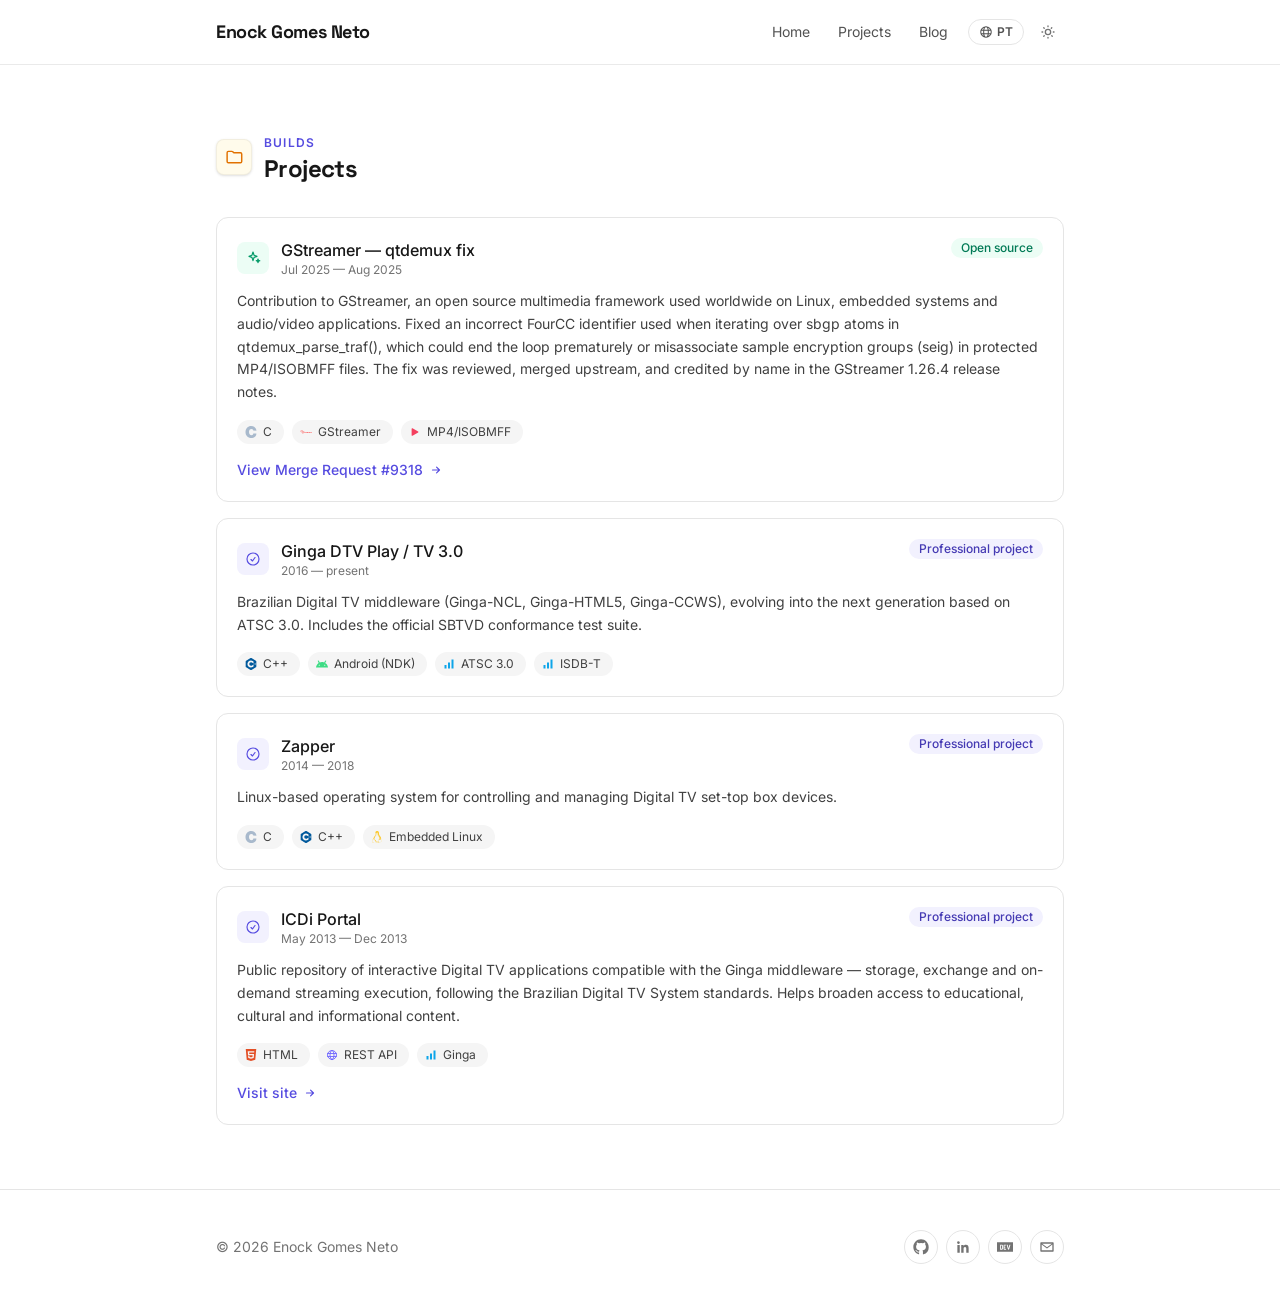
<file: en/projects/index.html>
<!DOCTYPE html><html lang="en"><head><meta charset="utf-8"><link rel="icon" type="image/svg+xml" href="/favicon.svg"><link rel="icon" href="/favicon.ico" sizes="any"><link rel="apple-touch-icon" href="/apple-touch-icon.png"><link rel="manifest" href="/manifest.json"><meta name="theme-color" content="#6C63FF"><meta name="viewport" content="width=device-width, initial-scale=1"><meta name="generator" content="Astro v7.0.9"><title>Projects · Enock Gomes Neto</title><meta name="description" content="Software Engineer with over 10 years of experience building robust solutions in embedded systems, Android, web applications and artificial intelligence. I currently work on TV 3.0 in Brazil, contributing to the next generation of interactivity and digital broadcasting based on advanced standards and cutting-edge technology."><link rel="canonical" href="https://enock.com.br/en/projects/"><link rel="alternate" hreflang="pt-BR" href="https://enock.com.br/projetos"><link rel="alternate" hreflang="en" href="https://enock.com.br/en/projects/"><link rel="alternate" hreflang="x-default" href="https://enock.com.br/projetos"><meta property="og:type" content="website"><meta property="og:title" content="Projects · Enock Gomes Neto"><meta property="og:description" content="Software Engineer with over 10 years of experience building robust solutions in embedded systems, Android, web applications and artificial intelligence. I currently work on TV 3.0 in Brazil, contributing to the next generation of interactivity and digital broadcasting based on advanced standards and cutting-edge technology."><meta property="og:url" content="https://enock.com.br/"><meta property="og:image" content="https://enock.com.br/og-image.png"><meta property="og:image:width" content="1200"><meta property="og:image:height" content="630"><meta property="og:locale" content="en_US"><meta property="og:locale:alternate" content="pt_BR"><meta name="twitter:card" content="summary_large_image"><meta name="twitter:title" content="Projects · Enock Gomes Neto"><meta name="twitter:description" content="Software Engineer with over 10 years of experience building robust solutions in embedded systems, Android, web applications and artificial intelligence. I currently work on TV 3.0 in Brazil, contributing to the next generation of interactivity and digital broadcasting based on advanced standards and cutting-edge technology."><meta name="twitter:image" content="https://enock.com.br/og-image.png"><script type="application/ld+json">{"@context":"https://schema.org","@type":"Person","name":"Enock Gomes Neto","jobTitle":"Master Software Engineer","description":"Software Engineer with over 10 years of experience building robust solutions in embedded systems, Android, web applications and artificial intelligence. I currently work on TV 3.0 in Brazil, contributing to the next generation of interactivity and digital broadcasting based on advanced standards and cutting-edge technology.","url":"https://enock.com.br","image":"https://enock.com.br/avatar.webp","knowsAbout":["TV 3.0","Digital Broadcasting","Embedded Systems","Ginga Middleware","ATSC 3.0","ISDB-T","Android (NDK)","C++","Embedded Linux","GStreamer","FFmpeg","Artificial Intelligence"],"worksFor":{"@type":"Organization","name":"MoPA Embedded Systems"},"alumniOf":[{"@type":"EducationalOrganization","name":"Federal University of Rio Grande do Norte"},{"@type":"EducationalOrganization","name":"Estácio de Sá University"},{"@type":"EducationalOrganization","name":"Descomplica Digital College"},{"@type":"EducationalOrganization","name":"Federal Institute of Education, Science and Technology of Rio Grande do Norte"}],"sameAs":["https://github.com/enocknt","https://www.linkedin.com/in/enocknt/","https://dev.to/enocknt"],"address":{"@type":"PostalAddress","addressLocality":"Natal","addressRegion":"RN","addressCountry":"BR"}}</script><script type="application/ld+json">{"@context":"https://schema.org","@type":"WebSite","name":"Enock Gomes Neto","url":"https://enock.com.br","inLanguage":"en","author":{"@type":"Person","name":"Enock Gomes Neto","url":"https://enock.com.br"}}</script><script>
      const stored = localStorage.getItem('theme');
      const prefersDark = window.matchMedia('(prefers-color-scheme: dark)').matches;
      if (stored === 'dark' || (!stored && prefersDark)) {
        document.documentElement.classList.add('dark');
      }
    </script><link rel="stylesheet" href="/_astro/Layout.2CP1ScpZ.css"></head><body class="bg-white text-neutral-900 antialiased dark:bg-neutral-950 dark:text-neutral-100 transition-colors"><a href="#main-content" class="sr-only focus:not-sr-only focus:fixed focus:top-4 focus:left-4 focus:z-50 focus:rounded-full focus:bg-accent-500 focus:px-5 focus:py-2.5 focus:text-sm focus:font-medium focus:text-white">Skip to content</a><header class="sticky top-0 z-50 border-b border-neutral-200/80 bg-white/75 backdrop-blur-md dark:border-neutral-800/80 dark:bg-neutral-950/75"><div class="mx-auto flex max-w-4xl items-center justify-between px-6 py-4"><a href="/en/" class="shrink-0 font-display text-lg font-bold tracking-tight whitespace-nowrap"><span class="sm:hidden">Enock</span><span class="hidden sm:inline">Enock Gomes Neto</span></a><nav class="flex items-center gap-1 text-sm"><a href="/en/" class="rounded-full px-3 py-1.5 transition-colors text-neutral-600 hover:bg-neutral-100 dark:text-neutral-400 dark:hover:bg-neutral-900">Home</a><a href="/en/projects" class="rounded-full px-3 py-1.5 transition-colors text-neutral-600 hover:bg-neutral-100 dark:text-neutral-400 dark:hover:bg-neutral-900">Projects</a><a href="/en/blog" class="rounded-full px-3 py-1.5 transition-colors text-neutral-600 hover:bg-neutral-100 dark:text-neutral-400 dark:hover:bg-neutral-900">Blog</a><a href="/projetos" class="ml-1 flex items-center gap-1 rounded-full border border-neutral-200 px-2.5 py-1 text-xs font-semibold text-neutral-600 transition-colors hover:border-accent-300 hover:text-accent-600 dark:border-neutral-800 dark:text-neutral-400 dark:hover:border-accent-800 dark:hover:text-accent-400"><svg xmlns="http://www.w3.org/2000/svg" viewBox="0 0 24 24" fill="none" stroke="currentColor" stroke-width="1.75" class="h-3.5 w-3.5"><path stroke-linecap="round" stroke-linejoin="round" d="M12 21a9 9 0 1 0 0-18 9 9 0 0 0 0 18Zm0 0c-2.2 0-4-4.03-4-9s1.8-9 4-9 4 4.03 4 9-1.8 9-4 9ZM3.3 9h17.4M3.3 15h17.4"></path></svg>PT</a><button id="theme-toggle" type="button" aria-label="Toggle theme" class="ml-1 cursor-pointer rounded-full p-2 text-neutral-500 hover:bg-neutral-100 dark:text-neutral-400 dark:hover:bg-neutral-900"><svg xmlns="http://www.w3.org/2000/svg" viewBox="0 0 24 24" fill="none" stroke="currentColor" stroke-width="2" class="h-4 w-4 dark:hidden"><path stroke-linecap="round" stroke-linejoin="round" d="M12 3v1m0 16v1m9-9h-1M4 12H3m15.36 6.36-.7-.7M6.34 6.34l-.7-.7m12.02 0-.7.7M6.34 17.66l-.7.7M16 12a4 4 0 1 1-8 0 4 4 0 0 1 8 0Z"></path></svg><svg xmlns="http://www.w3.org/2000/svg" viewBox="0 0 24 24" fill="none" stroke="currentColor" stroke-width="2" class="hidden h-4 w-4 dark:block"><path stroke-linecap="round" stroke-linejoin="round" d="M21 12.79A9 9 0 1 1 11.21 3 7 7 0 0 0 21 12.79Z"></path></svg></button></nav></div></header><script>
  document.getElementById('theme-toggle')?.addEventListener('click', () => {
    const isDark = document.documentElement.classList.toggle('dark');
    localStorage.setItem('theme', isDark ? 'dark' : 'light');
  });
</script><main id="main-content" class="mx-auto max-w-4xl px-6 py-12 sm:py-16"><div class="flex items-center gap-3"><span class="flex h-9 w-9 shrink-0 items-center justify-center rounded-lg shadow-sm ring-1 ring-inset ring-black/5 dark:ring-white/10 bg-amber-50 text-amber-600 dark:bg-amber-900/30 dark:text-amber-400"><svg xmlns="http://www.w3.org/2000/svg" viewBox="0 0 24 24" fill="none" stroke="currentColor" stroke-width="1.75" stroke-linecap="round" stroke-linejoin="round" class="h-5 w-5"><path d="M3.75 6.75A1.5 1.5 0 0 1 5.25 5.25h4.19c.4 0 .78.16 1.06.44l1.31 1.31h7.94a1.5 1.5 0 0 1 1.5 1.5v9a1.5 1.5 0 0 1-1.5 1.5H5.25a1.5 1.5 0 0 1-1.5-1.5V6.75Z"></path></svg></span><div><span class="text-xs font-semibold uppercase tracking-widest text-accent-600 dark:text-accent-400">Builds</span><h1 class="font-display text-2xl font-bold tracking-tight">Projects</h1></div></div><div class="mt-8 space-y-4" data-reveal><div class="rounded-xl border border-neutral-200 p-5 transition-all hover:-translate-y-0.5 hover:border-accent-200 hover:shadow-md dark:border-neutral-800 dark:hover:border-accent-800"><div class="flex flex-wrap items-start justify-between gap-x-4 gap-y-2"><div class="flex items-center gap-3"><span class="flex h-8 w-8 shrink-0 items-center justify-center rounded-lg bg-emerald-50 text-emerald-600 dark:bg-emerald-900/30 dark:text-emerald-400"><svg xmlns="http://www.w3.org/2000/svg" viewBox="0 0 24 24" fill="none" stroke="currentColor" stroke-width="1.75" stroke-linecap="round" stroke-linejoin="round" class="h-4 w-4"><path d="m12 3 1.6 4.9L18 9.5l-4.4 1.6L12 16l-1.6-4.9L6 9.5l4.4-1.6L12 3Zm7.5 10.5.7 2 2 .7-2 .7-.7 2-.7-2-2-.7 2-.7.7-2Z"></path></svg></span><div><h2 class="font-medium"><a href="https://gitlab.freedesktop.org/gstreamer/gstreamer/-/merge_requests/9318" target="_blank" rel="noopener" class="hover:text-accent-600 dark:hover:text-accent-400">GStreamer — qtdemux fix</a></h2><p class="text-xs text-neutral-500 dark:text-neutral-400">Jul 2025 — Aug 2025</p></div></div><span class="rounded-full px-2.5 py-0.5 text-xs font-medium bg-emerald-50 text-emerald-700 dark:bg-emerald-900/30 dark:text-emerald-300">Open source</span></div><p class="mt-3 text-sm leading-relaxed text-neutral-700 dark:text-neutral-300">Contribution to GStreamer, an open source multimedia framework used worldwide on Linux, embedded systems and audio/video applications. Fixed an incorrect FourCC identifier used when iterating over sbgp atoms in qtdemux_parse_traf(), which could end the loop prematurely or misassociate sample encryption groups (seig) in protected MP4/ISOBMFF files. The fix was reviewed, merged upstream, and credited by name in the GStreamer 1.26.4 release notes.</p><div class="mt-4 flex flex-wrap items-center justify-between gap-3"><div class="flex flex-wrap gap-2"><span class="inline-flex items-center gap-1.5 rounded-full bg-neutral-100 py-1 pl-2 pr-3 text-xs text-neutral-700 transition-colors hover:bg-accent-50 hover:text-accent-700 dark:bg-neutral-900 dark:text-neutral-300 dark:hover:bg-accent-900/30 dark:hover:text-accent-300"><svg xmlns="http://www.w3.org/2000/svg" viewBox="0 0 24 24" fill="#A8B9CC" class="h-3 w-3 shrink-0"><path d="M16.5921 9.1962s-.354-3.298-3.627-3.39c-3.2741-.09-4.9552 2.474-4.9552 6.14 0 3.6651 1.858 6.5972 5.0451 6.5972 3.184 0 3.5381-3.665 3.5381-3.665l6.1041.365s.36 3.31-2.196 5.836c-2.552 2.5241-5.6901 2.9371-7.8762 2.9201-2.19-.017-5.2261.034-8.1602-2.97-2.938-3.0101-3.436-5.9302-3.436-8.8002 0-2.8701.556-6.6702 4.047-9.5502C7.444.72 9.849 0 12.254 0c10.0422 0 10.7172 9.2602 10.7172 9.2602z"></path></svg>C</span><span class="inline-flex items-center gap-1.5 rounded-full bg-neutral-100 py-1 pl-2 pr-3 text-xs text-neutral-700 transition-colors hover:bg-accent-50 hover:text-accent-700 dark:bg-neutral-900 dark:text-neutral-300 dark:hover:bg-accent-900/30 dark:hover:text-accent-300"><svg xmlns="http://www.w3.org/2000/svg" viewBox="0 0 24 24" fill="#FF3131" class="h-3 w-3 shrink-0"><path d="M17.091 14.055c-.029-.586.226-1.949.811-1.82.25.055.181.399.1.77-.11.502-.3 1.049-.3 1.049s.714.028.7 0c.071-.9.26-1.878.785-1.805.435.061-.124 1.805-.124 1.805h.65c-.023-.296.136-.985.226-1.483.09-.498-.101-.716-.502-.72s-.798.347-.798.347c.016-.3-.38-.347-.38-.347-.421-.027-.826.257-.826.257l.038-.22h-.636s-.032.35-.16.99c-.129.638-.3 1.176-.3 1.176h.716zm4.354-2.22c-.87 0-1.259.614-1.259 1.242s.371 1.042 1.128 1.042c.355 0 .556-.328.556-.328s.012-.09-.055-.053c-.067.038-.25.116-.49.116s-.497-.227-.497-.791h1.37c.072-.229.118-1.229-.753-1.229zm.127.974h-.665c0-.46.368-.806.618-.683.228.106.047.683.047.683zm-8.306-.975c-.871 0-1.26.615-1.26 1.243s.372 1.042 1.128 1.042c.356 0 .557-.328.557-.328s.012-.09-.056-.053c-.067.038-.25.116-.489.116s-.497-.227-.497-.791h1.37c.072-.229.118-1.229-.753-1.229zm.127.975h-.665c0-.46.31-.757.56-.634.228.106.105.634.105.634zm9.623 1.28h-.703s.41-1.472.446-2.194c-.006.006.609 0 .609 0s-.053.163-.076.305c.174-.193.233-.366.705-.366.006 0 0 .609 0 .609s-.44-.11-.6.049c-.158.158-.328.285-.381 1.597zm-12.12 0h-.702s.41-1.472.446-2.194c-.006.006.609 0 .609 0s-.053.163-.076.305c.174-.193.233-.366.705-.366.006 0 0 .609 0 .609s-.44-.11-.6.049c-.158.158-.328.285-.382 1.597zm-.856-2.95-.574.198-.132.535h-.366v.352h.289s-.308 1.103-.25 1.44c.057.366.414.443.626.433s.27-.164.26-.221-.299.055-.328-.205c-.02-.154.24-1.447.24-1.447h.454v-.352h-.357l.138-.734zm5.985 2.916c.085-.07.028-.21-.045-.228-.084-.172.173-1.178.173-1.454s-.462-.828-1.416-.308c-.092.059-.058.155-.036.187s.066.053.086.032c.09-.098.48-.2.663-.007.125.115.12.339.033.425-.106.01-1.15-.02-1.276.644-.216 1.18 1.107.558 1.175.51s.06.14.172.219c.301.026.412.03.471-.02zm-.66-.493c-.107.282-.505.24-.528.04-.086-.668.603-.618.603-.618s.032.296-.075.578zm-6.948-1.04.2-.337s-.163-.347-.644-.347-.758.347-.758.758.915.721.694 1.128c-.37.379-.76-.24-.753-.28-.028.04-.219.304-.21.304.047.092.214.385.75.392.444.005.712-.324.72-.73.01-.546-.785-.823-.794-1.072-.01-.25.527-.537.795.184zm-1.048-.803c-.085-.08-.15.027-.342.107-.193.08-.257.07-.45.043-.316-.07-.871-.049-1.017.022-.975.391-.452 1.116-.293 1.26-.001 0-.238.125-.272.32-.044.251.071.387.075.39-.319.017-.524.338-.474.6.053.283.39.508.872.51 1.02.022 1.072-.63 1.072-.63.14-.793-.533-.83-1.012-.792-.173-.155-.038-.3-.045-.3 1.619.039 1.211-1.041 1.211-1.041.273-.067.81-.36.675-.489zm-2.168 2.272c.634.114.89-.031.933.292.018.316-.25.406-.561.425-.311.02-.538-.138-.551-.34-.012-.203.164-.182.179-.377zm.98-1.38c-.06.26-.239.44-.402.404-.163-.037-.248-.277-.19-.537.06-.26.239-.44.402-.403.163.037.248.277.19.537zM4.037 9.475c-.464 0-1.142-.378-1.802-.378s-1.055.378-1.124.43c-.069.05-.112.248.094.188.206-.06.378-.06.704-.06s1.107.446 1.896.446 1.45-.609 1.596-.823c.145-.215.008-.284-.103-.232-.112.051-.832.429-1.261.429zm2.012 1.175c-.487 0-1.199-.377-1.893-.377s-1.108.377-1.18.429c-.073.051-.118.248.099.188.216-.06.396-.06.739-.06.342 0 1.162.446 1.992.446s1.523-.609 1.676-.823c.153-.215.009-.283-.108-.232s-.874.43-1.325.43zm-2.8 1.297c-.506 0-1.244-.408-1.964-.408s-1.15.408-1.224.464-.122.268.103.203c.224-.065.41-.065.766-.065s1.206.482 2.066.482c.86 0 1.58-.658 1.738-.89.16-.23.01-.305-.112-.25-.121.056-.906.464-1.374.464z"></path></svg>GStreamer</span><span class="inline-flex items-center gap-1.5 rounded-full bg-neutral-100 py-1 pl-2 pr-3 text-xs text-neutral-700 transition-colors hover:bg-accent-50 hover:text-accent-700 dark:bg-neutral-900 dark:text-neutral-300 dark:hover:bg-accent-900/30 dark:hover:text-accent-300"><svg xmlns="http://www.w3.org/2000/svg" viewBox="0 0 24 24" fill="#F43F5E" class="h-3 w-3 shrink-0"><path d="M5.25 5.65c0-.9.98-1.46 1.76-1.01l11.3 6.35c.8.45.8 1.6 0 2.05L7 19.4c-.78.45-1.76-.1-1.76-1.01V5.65Z"></path></svg>MP4/ISOBMFF</span></div></div><a href="https://gitlab.freedesktop.org/gstreamer/gstreamer/-/merge_requests/9318" target="_blank" rel="noopener" class="group/link mt-4 inline-flex items-center gap-1.5 text-sm font-medium text-accent-600 hover:text-accent-700 dark:text-accent-400">View Merge Request #9318<svg xmlns="http://www.w3.org/2000/svg" viewBox="0 0 24 24" fill="none" stroke="currentColor" stroke-width="2" stroke-linecap="round" stroke-linejoin="round" class="h-3.5 w-3.5 transition-transform group-hover/link:translate-x-0.5"><path d="M6 12h12m0 0-5-5m5 5-5 5"></path></svg></a></div><div class="rounded-xl border border-neutral-200 p-5 transition-all hover:-translate-y-0.5 hover:border-accent-200 hover:shadow-md dark:border-neutral-800 dark:hover:border-accent-800"><div class="flex flex-wrap items-start justify-between gap-x-4 gap-y-2"><div class="flex items-center gap-3"><span class="flex h-8 w-8 shrink-0 items-center justify-center rounded-lg bg-accent-50 text-accent-600 dark:bg-accent-900/30 dark:text-accent-400"><svg xmlns="http://www.w3.org/2000/svg" viewBox="0 0 24 24" fill="none" stroke="currentColor" stroke-width="1.75" stroke-linecap="round" stroke-linejoin="round" class="h-4 w-4"><path d="M9 12.75 11.25 15 15 9.75M21 12a9 9 0 1 1-18 0 9 9 0 0 1 18 0Z"></path></svg></span><div><h2 class="font-medium">Ginga DTV Play / TV 3.0</h2><p class="text-xs text-neutral-500 dark:text-neutral-400">2016 — present</p></div></div><span class="rounded-full px-2.5 py-0.5 text-xs font-medium bg-accent-50 text-accent-700 dark:bg-accent-900/30 dark:text-accent-300">Professional project</span></div><p class="mt-3 text-sm leading-relaxed text-neutral-700 dark:text-neutral-300">Brazilian Digital TV middleware (Ginga-NCL, Ginga-HTML5, Ginga-CCWS), evolving into the next generation based on ATSC 3.0. Includes the official SBTVD conformance test suite.</p><div class="mt-4 flex flex-wrap items-center justify-between gap-3"><div class="flex flex-wrap gap-2"><span class="inline-flex items-center gap-1.5 rounded-full bg-neutral-100 py-1 pl-2 pr-3 text-xs text-neutral-700 transition-colors hover:bg-accent-50 hover:text-accent-700 dark:bg-neutral-900 dark:text-neutral-300 dark:hover:bg-accent-900/30 dark:hover:text-accent-300"><svg xmlns="http://www.w3.org/2000/svg" viewBox="0 0 24 24" fill="#00599C" class="h-3 w-3 shrink-0"><path d="M22.394 6c-.167-.29-.398-.543-.652-.69L12.926.22c-.509-.294-1.34-.294-1.848 0L2.26 5.31c-.508.293-.923 1.013-.923 1.6v10.18c0 .294.104.62.271.91.167.29.398.543.652.69l8.816 5.09c.508.293 1.34.293 1.848 0l8.816-5.09c.254-.147.485-.4.652-.69.167-.29.27-.616.27-.91V6.91c.003-.294-.1-.62-.268-.91zM12 19.11c-3.92 0-7.109-3.19-7.109-7.11 0-3.92 3.19-7.11 7.11-7.11a7.133 7.133 0 016.156 3.553l-3.076 1.78a3.567 3.567 0 00-3.08-1.78A3.56 3.56 0 008.444 12 3.56 3.56 0 0012 15.555a3.57 3.57 0 003.08-1.778l3.078 1.78A7.135 7.135 0 0112 19.11zm7.11-6.715h-.79v.79h-.79v-.79h-.79v-.79h.79v-.79h.79v.79h.79zm2.962 0h-.79v.79h-.79v-.79h-.79v-.79h.79v-.79h.79v.79h.79z"></path></svg>C++</span><span class="inline-flex items-center gap-1.5 rounded-full bg-neutral-100 py-1 pl-2 pr-3 text-xs text-neutral-700 transition-colors hover:bg-accent-50 hover:text-accent-700 dark:bg-neutral-900 dark:text-neutral-300 dark:hover:bg-accent-900/30 dark:hover:text-accent-300"><svg xmlns="http://www.w3.org/2000/svg" viewBox="0 0 24 24" fill="#3DDC84" class="h-3 w-3 shrink-0"><path d="M18.4395 5.5586c-.675 1.1664-1.352 2.3318-2.0274 3.498-.0366-.0155-.0742-.0286-.1113-.043-1.8249-.6957-3.484-.8-4.42-.787-1.8551.0185-3.3544.4643-4.2597.8203-.084-.1494-1.7526-3.021-2.0215-3.4864a1.1451 1.1451 0 0 0-.1406-.1914c-.3312-.364-.9054-.4859-1.379-.203-.475.282-.7136.9361-.3886 1.5019 1.9466 3.3696-.0966-.2158 1.9473 3.3593.0172.031-.4946.2642-1.3926 1.0177C2.8987 12.176.452 14.772 0 18.9902h24c-.119-1.1108-.3686-2.099-.7461-3.0683-.7438-1.9118-1.8435-3.2928-2.7402-4.1836a12.1048 12.1048 0 0 0-2.1309-1.6875c.6594-1.122 1.312-2.2559 1.9649-3.3848.2077-.3615.1886-.7956-.0079-1.1191a1.1001 1.1001 0 0 0-.8515-.5332c-.5225-.0536-.9392.3128-1.0488.5449zm-.0391 8.461c.3944.5926.324 1.3306-.1563 1.6503-.4799.3197-1.188.0985-1.582-.4941-.3944-.5927-.324-1.3307.1563-1.6504.4727-.315 1.1812-.1086 1.582.4941zM7.207 13.5273c.4803.3197.5506 1.0577.1563 1.6504-.394.5926-1.1038.8138-1.584.4941-.48-.3197-.5503-1.0577-.1563-1.6504.4008-.6021 1.1087-.8106 1.584-.4941z"></path></svg>Android (NDK)</span><span class="inline-flex items-center gap-1.5 rounded-full bg-neutral-100 py-1 pl-2 pr-3 text-xs text-neutral-700 transition-colors hover:bg-accent-50 hover:text-accent-700 dark:bg-neutral-900 dark:text-neutral-300 dark:hover:bg-accent-900/30 dark:hover:text-accent-300"><svg xmlns="http://www.w3.org/2000/svg" viewBox="0 0 24 24" fill="#0EA5E9" class="h-3 w-3 shrink-0"><path d="M3 14h4v7H3Z M10 9h4v12h-4Z M17 3h4v18h-4Z"></path></svg>ATSC 3.0</span><span class="inline-flex items-center gap-1.5 rounded-full bg-neutral-100 py-1 pl-2 pr-3 text-xs text-neutral-700 transition-colors hover:bg-accent-50 hover:text-accent-700 dark:bg-neutral-900 dark:text-neutral-300 dark:hover:bg-accent-900/30 dark:hover:text-accent-300"><svg xmlns="http://www.w3.org/2000/svg" viewBox="0 0 24 24" fill="#0EA5E9" class="h-3 w-3 shrink-0"><path d="M3 14h4v7H3Z M10 9h4v12h-4Z M17 3h4v18h-4Z"></path></svg>ISDB-T</span></div></div></div><div class="rounded-xl border border-neutral-200 p-5 transition-all hover:-translate-y-0.5 hover:border-accent-200 hover:shadow-md dark:border-neutral-800 dark:hover:border-accent-800"><div class="flex flex-wrap items-start justify-between gap-x-4 gap-y-2"><div class="flex items-center gap-3"><span class="flex h-8 w-8 shrink-0 items-center justify-center rounded-lg bg-accent-50 text-accent-600 dark:bg-accent-900/30 dark:text-accent-400"><svg xmlns="http://www.w3.org/2000/svg" viewBox="0 0 24 24" fill="none" stroke="currentColor" stroke-width="1.75" stroke-linecap="round" stroke-linejoin="round" class="h-4 w-4"><path d="M9 12.75 11.25 15 15 9.75M21 12a9 9 0 1 1-18 0 9 9 0 0 1 18 0Z"></path></svg></span><div><h2 class="font-medium">Zapper</h2><p class="text-xs text-neutral-500 dark:text-neutral-400">2014 — 2018</p></div></div><span class="rounded-full px-2.5 py-0.5 text-xs font-medium bg-accent-50 text-accent-700 dark:bg-accent-900/30 dark:text-accent-300">Professional project</span></div><p class="mt-3 text-sm leading-relaxed text-neutral-700 dark:text-neutral-300">Linux-based operating system for controlling and managing Digital TV set-top box devices.</p><div class="mt-4 flex flex-wrap items-center justify-between gap-3"><div class="flex flex-wrap gap-2"><span class="inline-flex items-center gap-1.5 rounded-full bg-neutral-100 py-1 pl-2 pr-3 text-xs text-neutral-700 transition-colors hover:bg-accent-50 hover:text-accent-700 dark:bg-neutral-900 dark:text-neutral-300 dark:hover:bg-accent-900/30 dark:hover:text-accent-300"><svg xmlns="http://www.w3.org/2000/svg" viewBox="0 0 24 24" fill="#A8B9CC" class="h-3 w-3 shrink-0"><path d="M16.5921 9.1962s-.354-3.298-3.627-3.39c-3.2741-.09-4.9552 2.474-4.9552 6.14 0 3.6651 1.858 6.5972 5.0451 6.5972 3.184 0 3.5381-3.665 3.5381-3.665l6.1041.365s.36 3.31-2.196 5.836c-2.552 2.5241-5.6901 2.9371-7.8762 2.9201-2.19-.017-5.2261.034-8.1602-2.97-2.938-3.0101-3.436-5.9302-3.436-8.8002 0-2.8701.556-6.6702 4.047-9.5502C7.444.72 9.849 0 12.254 0c10.0422 0 10.7172 9.2602 10.7172 9.2602z"></path></svg>C</span><span class="inline-flex items-center gap-1.5 rounded-full bg-neutral-100 py-1 pl-2 pr-3 text-xs text-neutral-700 transition-colors hover:bg-accent-50 hover:text-accent-700 dark:bg-neutral-900 dark:text-neutral-300 dark:hover:bg-accent-900/30 dark:hover:text-accent-300"><svg xmlns="http://www.w3.org/2000/svg" viewBox="0 0 24 24" fill="#00599C" class="h-3 w-3 shrink-0"><path d="M22.394 6c-.167-.29-.398-.543-.652-.69L12.926.22c-.509-.294-1.34-.294-1.848 0L2.26 5.31c-.508.293-.923 1.013-.923 1.6v10.18c0 .294.104.62.271.91.167.29.398.543.652.69l8.816 5.09c.508.293 1.34.293 1.848 0l8.816-5.09c.254-.147.485-.4.652-.69.167-.29.27-.616.27-.91V6.91c.003-.294-.1-.62-.268-.91zM12 19.11c-3.92 0-7.109-3.19-7.109-7.11 0-3.92 3.19-7.11 7.11-7.11a7.133 7.133 0 016.156 3.553l-3.076 1.78a3.567 3.567 0 00-3.08-1.78A3.56 3.56 0 008.444 12 3.56 3.56 0 0012 15.555a3.57 3.57 0 003.08-1.778l3.078 1.78A7.135 7.135 0 0112 19.11zm7.11-6.715h-.79v.79h-.79v-.79h-.79v-.79h.79v-.79h.79v.79h.79zm2.962 0h-.79v.79h-.79v-.79h-.79v-.79h.79v-.79h.79v.79h.79z"></path></svg>C++</span><span class="inline-flex items-center gap-1.5 rounded-full bg-neutral-100 py-1 pl-2 pr-3 text-xs text-neutral-700 transition-colors hover:bg-accent-50 hover:text-accent-700 dark:bg-neutral-900 dark:text-neutral-300 dark:hover:bg-accent-900/30 dark:hover:text-accent-300"><svg xmlns="http://www.w3.org/2000/svg" viewBox="0 0 24 24" fill="#FCC624" class="h-3 w-3 shrink-0"><path d="M12.504 0c-.155 0-.315.008-.48.021-4.226.333-3.105 4.807-3.17 6.298-.076 1.092-.3 1.953-1.05 3.02-.885 1.051-2.127 2.75-2.716 4.521-.278.832-.41 1.684-.287 2.489a.424.424 0 00-.11.135c-.26.268-.45.6-.663.839-.199.199-.485.267-.797.4-.313.136-.658.269-.864.68-.09.189-.136.394-.132.602 0 .199.027.4.055.536.058.399.116.728.04.97-.249.68-.28 1.145-.106 1.484.174.334.535.47.94.601.81.2 1.91.135 2.774.6.926.466 1.866.67 2.616.47.526-.116.97-.464 1.208-.946.587-.003 1.23-.269 2.26-.334.699-.058 1.574.267 2.577.2.025.134.063.198.114.333l.003.003c.391.778 1.113 1.132 1.884 1.071.771-.06 1.592-.536 2.257-1.306.631-.765 1.683-1.084 2.378-1.503.348-.199.629-.469.649-.853.023-.4-.2-.811-.714-1.376v-.097l-.003-.003c-.17-.2-.25-.535-.338-.926-.085-.401-.182-.786-.492-1.046h-.003c-.059-.054-.123-.067-.188-.135a.357.357 0 00-.19-.064c.431-1.278.264-2.55-.173-3.694-.533-1.41-1.465-2.638-2.175-3.483-.796-1.005-1.576-1.957-1.56-3.368.026-2.152.236-6.133-3.544-6.139zm.529 3.405h.013c.213 0 .396.062.584.198.19.135.33.332.438.533.105.259.158.459.166.724 0-.02.006-.04.006-.06v.105a.086.086 0 01-.004-.021l-.004-.024a1.807 1.807 0 01-.15.706.953.953 0 01-.213.335.71.71 0 00-.088-.042c-.104-.045-.198-.064-.284-.133a1.312 1.312 0 00-.22-.066c.05-.06.146-.133.183-.198.053-.128.082-.264.088-.402v-.02a1.21 1.21 0 00-.061-.4c-.045-.134-.101-.2-.183-.333-.084-.066-.167-.132-.267-.132h-.016c-.093 0-.176.03-.262.132a.8.8 0 00-.205.334 1.18 1.18 0 00-.09.4v.019c.002.089.008.179.02.267-.193-.067-.438-.135-.607-.202a1.635 1.635 0 01-.018-.2v-.02a1.772 1.772 0 01.15-.768c.082-.22.232-.406.43-.533a.985.985 0 01.594-.2zm-2.962.059h.036c.142 0 .27.048.399.135.146.129.264.288.344.465.09.199.14.4.153.667v.004c.007.134.006.2-.002.266v.08c-.03.007-.056.018-.083.024-.152.055-.274.135-.393.2.012-.09.013-.18.003-.267v-.015c-.012-.133-.04-.2-.082-.333a.613.613 0 00-.166-.267.248.248 0 00-.183-.064h-.021c-.071.006-.13.04-.186.132a.552.552 0 00-.12.27.944.944 0 00-.023.33v.015c.012.135.037.2.08.334.046.134.098.2.166.268.01.009.02.018.034.024-.07.057-.117.07-.176.136a.304.304 0 01-.131.068 2.62 2.62 0 01-.275-.402 1.772 1.772 0 01-.155-.667 1.759 1.759 0 01.08-.668 1.43 1.43 0 01.283-.535c.128-.133.26-.2.418-.2zm1.37 1.706c.332 0 .733.065 1.216.399.293.2.523.269 1.052.468h.003c.255.136.405.266.478.399v-.131a.571.571 0 01.016.47c-.123.31-.516.643-1.063.842v.002c-.268.135-.501.333-.775.465-.276.135-.588.292-1.012.267a1.139 1.139 0 01-.448-.067 3.566 3.566 0 01-.322-.198c-.195-.135-.363-.332-.612-.465v-.005h-.005c-.4-.246-.616-.512-.686-.71-.07-.268-.005-.47.193-.6.224-.135.38-.271.483-.336.104-.074.143-.102.176-.131h.002v-.003c.169-.202.436-.47.839-.601.139-.036.294-.065.466-.065zm2.8 2.142c.358 1.417 1.196 3.475 1.735 4.473.286.534.855 1.659 1.102 3.024.156-.005.33.018.513.064.646-1.671-.546-3.467-1.089-3.966-.22-.2-.232-.335-.123-.335.59.534 1.365 1.572 1.646 2.757.13.535.16 1.104.021 1.67.067.028.135.06.205.067 1.032.534 1.413.938 1.23 1.537v-.043c-.06-.003-.12 0-.18 0h-.016c.151-.467-.182-.825-1.065-1.224-.915-.4-1.646-.336-1.77.465-.008.043-.013.066-.018.135-.068.023-.139.053-.209.064-.43.268-.662.669-.793 1.187-.13.533-.17 1.156-.205 1.869v.003c-.02.334-.17.838-.319 1.35-1.5 1.072-3.58 1.538-5.348.334a2.645 2.645 0 00-.402-.533 1.45 1.45 0 00-.275-.333c.182 0 .338-.03.465-.067a.615.615 0 00.314-.334c.108-.267 0-.697-.345-1.163-.345-.467-.931-.995-1.788-1.521-.63-.4-.986-.87-1.15-1.396-.165-.534-.143-1.085-.015-1.645.245-1.07.873-2.11 1.274-2.763.107-.065.037.135-.408.974-.396.751-1.14 2.497-.122 3.854a8.123 8.123 0 01.647-2.876c.564-1.278 1.743-3.504 1.836-5.268.048.036.217.135.289.202.218.133.38.333.59.465.21.201.477.335.876.335.039.003.075.006.11.006.412 0 .73-.134.997-.268.29-.134.52-.334.74-.4h.005c.467-.135.835-.402 1.044-.7zm2.185 8.958c.037.6.343 1.245.882 1.377.588.134 1.434-.333 1.791-.765l.211-.01c.315-.007.577.01.847.268l.003.003c.208.199.305.53.391.876.085.4.154.78.409 1.066.486.527.645.906.636 1.14l.003-.007v.018l-.003-.012c-.015.262-.185.396-.498.595-.63.401-1.746.712-2.457 1.57-.618.737-1.37 1.14-2.036 1.191-.664.053-1.237-.2-1.574-.898l-.005-.003c-.21-.4-.12-1.025.056-1.69.176-.668.428-1.344.463-1.897.037-.714.076-1.335.195-1.814.12-.465.308-.797.641-.984l.045-.022zm-10.814.049h.01c.053 0 .105.005.157.014.376.055.706.333 1.023.752l.91 1.664.003.003c.243.533.754 1.064 1.189 1.637.434.598.77 1.131.729 1.57v.006c-.057.744-.48 1.148-1.125 1.294-.645.135-1.52.002-2.395-.464-.968-.536-2.118-.469-2.857-.602-.369-.066-.61-.2-.723-.4-.11-.2-.113-.602.123-1.23v-.004l.002-.003c.117-.334.03-.752-.027-1.118-.055-.401-.083-.71.043-.94.16-.334.396-.4.69-.533.294-.135.64-.202.915-.47h.002v-.002c.256-.268.445-.601.668-.838.19-.201.38-.336.663-.336zm7.159-9.074c-.435.201-.945.535-1.488.535-.542 0-.97-.267-1.28-.466-.154-.134-.28-.268-.373-.335-.164-.134-.144-.333-.074-.333.109.016.129.134.199.2.096.066.215.2.36.333.292.2.68.467 1.167.467.485 0 1.053-.267 1.398-.466.195-.135.445-.334.648-.467.156-.136.149-.267.279-.267.128.016.034.134-.147.332a8.097 8.097 0 01-.69.468zm-1.082-1.583V5.64c-.006-.02.013-.042.029-.05.074-.043.18-.027.26.004.063 0 .16.067.15.135-.006.049-.085.066-.135.066-.055 0-.092-.043-.141-.068-.052-.018-.146-.008-.163-.065zm-.551 0c-.02.058-.113.049-.166.066-.047.025-.086.068-.14.068-.05 0-.13-.02-.136-.068-.01-.066.088-.133.15-.133.08-.031.184-.047.259-.005.019.009.036.03.03.05v.02h.003z"></path></svg>Embedded Linux</span></div></div></div><div class="rounded-xl border border-neutral-200 p-5 transition-all hover:-translate-y-0.5 hover:border-accent-200 hover:shadow-md dark:border-neutral-800 dark:hover:border-accent-800"><div class="flex flex-wrap items-start justify-between gap-x-4 gap-y-2"><div class="flex items-center gap-3"><span class="flex h-8 w-8 shrink-0 items-center justify-center rounded-lg bg-accent-50 text-accent-600 dark:bg-accent-900/30 dark:text-accent-400"><svg xmlns="http://www.w3.org/2000/svg" viewBox="0 0 24 24" fill="none" stroke="currentColor" stroke-width="1.75" stroke-linecap="round" stroke-linejoin="round" class="h-4 w-4"><path d="M9 12.75 11.25 15 15 9.75M21 12a9 9 0 1 1-18 0 9 9 0 0 1 18 0Z"></path></svg></span><div><h2 class="font-medium"><a href="https://gingabr.comunicacoes.gov.br" target="_blank" rel="noopener" class="hover:text-accent-600 dark:hover:text-accent-400">ICDi Portal</a></h2><p class="text-xs text-neutral-500 dark:text-neutral-400">May 2013 — Dec 2013</p></div></div><span class="rounded-full px-2.5 py-0.5 text-xs font-medium bg-accent-50 text-accent-700 dark:bg-accent-900/30 dark:text-accent-300">Professional project</span></div><p class="mt-3 text-sm leading-relaxed text-neutral-700 dark:text-neutral-300">Public repository of interactive Digital TV applications compatible with the Ginga middleware — storage, exchange and on-demand streaming execution, following the Brazilian Digital TV System standards. Helps broaden access to educational, cultural and informational content.</p><div class="mt-4 flex flex-wrap items-center justify-between gap-3"><div class="flex flex-wrap gap-2"><span class="inline-flex items-center gap-1.5 rounded-full bg-neutral-100 py-1 pl-2 pr-3 text-xs text-neutral-700 transition-colors hover:bg-accent-50 hover:text-accent-700 dark:bg-neutral-900 dark:text-neutral-300 dark:hover:bg-accent-900/30 dark:hover:text-accent-300"><svg xmlns="http://www.w3.org/2000/svg" viewBox="0 0 24 24" fill="#E34F26" class="h-3 w-3 shrink-0"><path d="M1.5 0h21l-1.91 21.563L11.977 24l-8.564-2.438L1.5 0zm7.031 9.75l-.232-2.718 10.059.003.23-2.622L5.412 4.41l.698 8.01h9.126l-.326 3.426-2.91.804-2.955-.81-.188-2.11H6.248l.33 4.171L12 19.351l5.379-1.443.744-8.157H8.531z"></path></svg>HTML</span><span class="inline-flex items-center gap-1.5 rounded-full bg-neutral-100 py-1 pl-2 pr-3 text-xs text-neutral-700 transition-colors hover:bg-accent-50 hover:text-accent-700 dark:bg-neutral-900 dark:text-neutral-300 dark:hover:bg-accent-900/30 dark:hover:text-accent-300"><svg xmlns="http://www.w3.org/2000/svg" viewBox="0 0 24 24" fill="none" stroke="#6C63FF" stroke-width="1.75" stroke-linecap="round" stroke-linejoin="round" class="h-3 w-3 shrink-0"><path d="M12 21a9 9 0 1 0 0-18 9 9 0 0 0 0 18Zm0 0c-2.2 0-4-4.03-4-9s1.8-9 4-9 4 4.03 4 9-1.8 9-4 9ZM3.3 9h17.4M3.3 15h17.4"></path></svg>REST API</span><span class="inline-flex items-center gap-1.5 rounded-full bg-neutral-100 py-1 pl-2 pr-3 text-xs text-neutral-700 transition-colors hover:bg-accent-50 hover:text-accent-700 dark:bg-neutral-900 dark:text-neutral-300 dark:hover:bg-accent-900/30 dark:hover:text-accent-300"><svg xmlns="http://www.w3.org/2000/svg" viewBox="0 0 24 24" fill="#0EA5E9" class="h-3 w-3 shrink-0"><path d="M3 14h4v7H3Z M10 9h4v12h-4Z M17 3h4v18h-4Z"></path></svg>Ginga</span></div></div><a href="https://gingabr.comunicacoes.gov.br" target="_blank" rel="noopener" class="group/link mt-4 inline-flex items-center gap-1.5 text-sm font-medium text-accent-600 hover:text-accent-700 dark:text-accent-400">Visit site<svg xmlns="http://www.w3.org/2000/svg" viewBox="0 0 24 24" fill="none" stroke="currentColor" stroke-width="2" stroke-linecap="round" stroke-linejoin="round" class="h-3.5 w-3.5 transition-transform group-hover/link:translate-x-0.5"><path d="M6 12h12m0 0-5-5m5 5-5 5"></path></svg></a></div></div></main><footer class="border-t border-neutral-200 dark:border-neutral-800"><div class="mx-auto flex max-w-4xl flex-col items-center gap-4 px-6 py-10 text-sm text-neutral-500 dark:text-neutral-400 sm:flex-row sm:justify-between"><p>© 2026 Enock Gomes Neto</p><div class="flex items-center gap-2 "><a href="https://github.com/enocknt" target="_blank" rel="me noopener" aria-label="GitHub" class="flex cursor-pointer items-center justify-center rounded-full border border-neutral-200 p-2 text-neutral-500 transition-all hover:-translate-y-0.5 hover:scale-110 hover:border-accent-300 hover:bg-accent-50 hover:text-accent-600 dark:border-neutral-800 dark:text-neutral-400 dark:hover:border-accent-800 dark:hover:bg-accent-900/30 dark:hover:text-accent-400"><svg xmlns="http://www.w3.org/2000/svg" viewBox="0 0 24 24" fill="currentColor" class="h-4 w-4"><path d="M12 .5C5.65.5.5 5.65.5 12c0 5.09 3.29 9.4 7.86 10.93.57.1.78-.25.78-.55 0-.27-.01-1.17-.02-2.12-3.2.7-3.88-1.36-3.88-1.36-.52-1.34-1.28-1.7-1.28-1.7-1.04-.72.08-.7.08-.7 1.16.08 1.77 1.2 1.77 1.2 1.03 1.78 2.7 1.26 3.36.96.1-.75.4-1.26.73-1.55-2.55-.29-5.24-1.28-5.24-5.7 0-1.26.45-2.29 1.19-3.09-.12-.29-.52-1.46.11-3.05 0 0 .97-.31 3.18 1.18a11 11 0 0 1 5.8 0c2.2-1.49 3.17-1.18 3.17-1.18.63 1.6.23 2.76.11 3.05.74.8 1.19 1.83 1.19 3.09 0 4.43-2.7 5.4-5.27 5.69.42.36.78 1.08.78 2.18 0 1.57-.01 2.83-.01 3.22 0 .3.2.66.79.55A10.52 10.52 0 0 0 23.5 12C23.5 5.65 18.35.5 12 .5Z"></path></svg></a><a href="https://www.linkedin.com/in/enocknt/" target="_blank" rel="me noopener" aria-label="LinkedIn" class="flex cursor-pointer items-center justify-center rounded-full border border-neutral-200 p-2 text-neutral-500 transition-all hover:-translate-y-0.5 hover:scale-110 hover:border-accent-300 hover:bg-accent-50 hover:text-accent-600 dark:border-neutral-800 dark:text-neutral-400 dark:hover:border-accent-800 dark:hover:bg-accent-900/30 dark:hover:text-accent-400"><svg xmlns="http://www.w3.org/2000/svg" viewBox="0 0 24 24" fill="currentColor" class="h-4 w-4"><path d="M20.45 20.45h-3.56v-5.57c0-1.33-.03-3.04-1.85-3.04-1.86 0-2.14 1.45-2.14 2.94v5.67H9.34V9h3.42v1.56h.05c.48-.9 1.64-1.85 3.38-1.85 3.6 0 4.27 2.37 4.27 5.46v6.28ZM5.34 7.43a2.07 2.07 0 1 1 0-4.13 2.07 2.07 0 0 1 0 4.13ZM7.12 20.45H3.56V9h3.56v11.45Z"></path></svg></a><a href="https://dev.to/enocknt" target="_blank" rel="me noopener" aria-label="Blog" class="flex cursor-pointer items-center justify-center rounded-full border border-neutral-200 p-2 text-neutral-500 transition-all hover:-translate-y-0.5 hover:scale-110 hover:border-accent-300 hover:bg-accent-50 hover:text-accent-600 dark:border-neutral-800 dark:text-neutral-400 dark:hover:border-accent-800 dark:hover:bg-accent-900/30 dark:hover:text-accent-400"><svg xmlns="http://www.w3.org/2000/svg" viewBox="0 0 24 24" fill="currentColor" class="h-4 w-4"><path d="M7.42 10.05c-.18-.16-.46-.23-.84-.23H6l.02 2.44.04 2.45.56-.02c.41 0 .63-.07.83-.26.24-.24.26-.36.26-2.2 0-1.91-.02-1.96-.29-2.18zM0 4.94v14.12h24V4.94H0zM8.56 15.3c-.44.58-1.06.77-2.53.77H4.71V8.53h1.4c1.67 0 2.16.18 2.6.9.27.43.29.6.32 2.57.05 2.23-.02 2.73-.47 3.3zm5.09-5.47h-2.47v1.77h1.52v1.28l-.72.04-.75.03v1.77l1.22.03 1.2.04v1.28h-1.6c-1.53 0-1.6-.01-1.87-.3l-.3-.28v-3.16c0-3.02.01-3.18.25-3.48.23-.31.25-.31 1.88-.31h1.64v1.3zm4.68 5.45c-.17.43-.64.79-1 .79-.18 0-.45-.15-.67-.39-.32-.32-.45-.63-.82-2.08l-.9-3.39-.45-1.67h.76c.4 0 .75.02.75.05 0 .06 1.16 4.54 1.26 4.83.04.15.32-.7.73-2.3l.66-2.52.74-.04c.4-.02.73 0 .73.04 0 .14-1.67 6.38-1.8 6.68z"></path></svg></a><button type="button" aria-label="E-mail" data-email-open data-email-user="enocknt" data-email-domain="gmail.com" class="flex cursor-pointer items-center justify-center rounded-full border border-neutral-200 p-2 text-neutral-500 transition-all hover:-translate-y-0.5 hover:scale-110 hover:border-accent-300 hover:bg-accent-50 hover:text-accent-600 dark:border-neutral-800 dark:text-neutral-400 dark:hover:border-accent-800 dark:hover:bg-accent-900/30 dark:hover:text-accent-400"><svg xmlns="http://www.w3.org/2000/svg" viewBox="0 0 24 24" fill="currentColor" class="h-4 w-4"><path d="M3 5h18a1 1 0 0 1 1 1v12a1 1 0 0 1-1 1H3a1 1 0 0 1-1-1V6a1 1 0 0 1 1-1Zm1.7 2 7.3 5.5L19.3 7H4.7Zm-.7 1.4V17h16V8.4l-7.4 5.6a1 1 0 0 1-1.2 0L4 8.4Z"></path></svg></button></div></div></footer><button id="back-to-top" type="button" aria-label="Back to top" class="fixed bottom-6 right-6 z-40 flex h-10 w-10 translate-y-4 cursor-pointer items-center justify-center rounded-full opacity-0 shadow-lg transition-all duration-300 pointer-events-none bg-neutral-900 text-white dark:bg-white dark:text-neutral-900"><svg xmlns="http://www.w3.org/2000/svg" viewBox="0 0 24 24" fill="none" stroke="currentColor" stroke-width="2" stroke-linecap="round" stroke-linejoin="round" class="h-4 w-4"><path d="M12 19V5m0 0-6 6m6-6 6 6"></path></svg></button><script>
  const btn = document.getElementById('back-to-top');
  if (btn) {
    const toggle = () => {
      const show = window.scrollY > 480;
      btn.classList.toggle('opacity-0', !show);
      btn.classList.toggle('pointer-events-none', !show);
      btn.classList.toggle('translate-y-4', !show);
      btn.classList.toggle('translate-y-0', show);
    };
    window.addEventListener('scroll', toggle, { passive: true });
    toggle();
    btn.addEventListener('click', () => window.scrollTo({ top: 0, behavior: 'smooth' }));
  }
</script><script>
      const revealEls = document.querySelectorAll('[data-reveal]');
      if ('IntersectionObserver' in window && revealEls.length) {
        const observer = new IntersectionObserver(
          (entries) => {
            for (const entry of entries) {
              if (entry.isIntersecting) {
                entry.target.classList.add('is-visible');
                observer.unobserve(entry.target);
              }
            }
          },
          { threshold: 0.1, rootMargin: '0px 0px -60px 0px' }
        );
        revealEls.forEach((el) => observer.observe(el));
      } else {
        revealEls.forEach((el) => el.classList.add('is-visible'));
      }
    </script><script>
      // Email is never written into the HTML as a plain mailto: link (keeps it out of
      // static-scraper reach) — it's assembled from data attributes only on click.
      document.querySelectorAll('[data-email-open]').forEach((el) => {
        el.addEventListener('click', () => {
          const user = el.getAttribute('data-email-user');
          const domain = el.getAttribute('data-email-domain');
          if (user && domain) window.location.href = `mailto:${user}@${domain}`;
        });
      });
    </script><script>(function(){const domain = "enock.com.br";

      // Only count visits on the real production domain, not local dev/preview builds.
      if (location.hostname === domain) {
        const s = document.createElement('script');
        s.async = true;
        s.src = '//gc.zgo.at/count.js';
        s.setAttribute('data-goatcounter', 'https://enocknt.goatcounter.com/count');
        document.body.appendChild(s);
      }
    })();</script></body></html>
</file>
<file: _astro/Layout.2CP1ScpZ.css>
/*! tailwindcss v4.3.2 | MIT License | https://tailwindcss.com */
@layer properties{@supports (((-webkit-hyphens:none)) and (not (margin-trim:inline))) or ((-moz-orient:inline) and (not (color:rgb(from red r g b)))){*,:before,:after,::backdrop{--tw-translate-x:0;--tw-translate-y:0;--tw-translate-z:0;--tw-space-y-reverse:0;--tw-border-style:solid;--tw-gradient-position:initial;--tw-gradient-from:#0000;--tw-gradient-via:#0000;--tw-gradient-to:#0000;--tw-gradient-stops:initial;--tw-gradient-via-stops:initial;--tw-gradient-from-position:0%;--tw-gradient-via-position:50%;--tw-gradient-to-position:100%;--tw-leading:initial;--tw-font-weight:initial;--tw-tracking:initial;--tw-shadow:0 0 #0000;--tw-shadow-color:initial;--tw-shadow-alpha:100%;--tw-inset-shadow:0 0 #0000;--tw-inset-shadow-color:initial;--tw-inset-shadow-alpha:100%;--tw-ring-color:initial;--tw-ring-shadow:0 0 #0000;--tw-inset-ring-color:initial;--tw-inset-ring-shadow:0 0 #0000;--tw-ring-inset:initial;--tw-ring-offset-width:0px;--tw-ring-offset-color:#fff;--tw-ring-offset-shadow:0 0 #0000;--tw-outline-style:solid;--tw-blur:initial;--tw-brightness:initial;--tw-contrast:initial;--tw-grayscale:initial;--tw-hue-rotate:initial;--tw-invert:initial;--tw-opacity:initial;--tw-saturate:initial;--tw-sepia:initial;--tw-drop-shadow:initial;--tw-drop-shadow-color:initial;--tw-drop-shadow-alpha:100%;--tw-drop-shadow-size:initial;--tw-backdrop-blur:initial;--tw-backdrop-brightness:initial;--tw-backdrop-contrast:initial;--tw-backdrop-grayscale:initial;--tw-backdrop-hue-rotate:initial;--tw-backdrop-invert:initial;--tw-backdrop-opacity:initial;--tw-backdrop-saturate:initial;--tw-backdrop-sepia:initial;--tw-duration:initial;--tw-scale-x:1;--tw-scale-y:1;--tw-scale-z:1}}}@layer theme{:root,:host{--font-sans:"Inter Variable", ui-sans-serif, system-ui, sans-serif;--font-mono:ui-monospace, SFMono-Regular, Menlo, Monaco, Consolas, "Liberation Mono", "Courier New", monospace;--color-amber-50:oklch(98.7% .022 95.277);--color-amber-400:oklch(82.8% .189 84.429);--color-amber-500:oklch(76.9% .188 70.08);--color-amber-600:oklch(66.6% .179 58.318);--color-amber-900:oklch(41.4% .112 45.904);--color-emerald-50:oklch(97.9% .021 166.113);--color-emerald-200:oklch(90.5% .093 164.15);--color-emerald-300:oklch(84.5% .143 164.978);--color-emerald-400:oklch(76.5% .177 163.223);--color-emerald-600:oklch(59.6% .145 163.225);--color-emerald-700:oklch(50.8% .118 165.612);--color-emerald-800:oklch(43.2% .095 166.913);--color-emerald-900:oklch(37.8% .077 168.94);--color-sky-50:oklch(97.7% .013 236.62);--color-sky-300:oklch(82.8% .111 230.318);--color-sky-400:oklch(74.6% .16 232.661);--color-sky-500:oklch(68.5% .169 237.323);--color-sky-600:oklch(58.8% .158 241.966);--color-sky-900:oklch(39.1% .09 240.876);--color-violet-50:oklch(96.9% .016 293.756);--color-violet-400:oklch(70.2% .183 293.541);--color-violet-600:oklch(54.1% .281 293.009);--color-violet-900:oklch(38% .189 293.745);--color-rose-50:oklch(96.9% .015 12.422);--color-rose-200:oklch(89.2% .058 10.001);--color-rose-400:oklch(71.2% .194 13.428);--color-rose-600:oklch(58.6% .253 17.585);--color-rose-800:oklch(45.5% .188 13.697);--color-rose-900:oklch(41% .159 10.272);--color-neutral-100:oklch(97% 0 0);--color-neutral-200:oklch(92.2% 0 0);--color-neutral-300:oklch(87% 0 0);--color-neutral-400:oklch(70.8% 0 0);--color-neutral-500:oklch(55.6% 0 0);--color-neutral-600:oklch(43.9% 0 0);--color-neutral-700:oklch(37.1% 0 0);--color-neutral-800:oklch(26.9% 0 0);--color-neutral-900:oklch(20.5% 0 0);--color-neutral-950:oklch(14.5% 0 0);--color-black:#000;--color-white:#fff;--spacing:.25rem;--container-md:28rem;--container-xl:36rem;--container-2xl:42rem;--container-4xl:56rem;--text-xs:.75rem;--text-xs--line-height:calc(1 / .75);--text-sm:.875rem;--text-sm--line-height:calc(1.25 / .875);--text-lg:1.125rem;--text-lg--line-height:calc(1.75 / 1.125);--text-2xl:1.5rem;--text-2xl--line-height:calc(2 / 1.5);--text-4xl:2.25rem;--text-4xl--line-height:calc(2.5 / 2.25);--text-5xl:3rem;--text-5xl--line-height:1;--text-6xl:3.75rem;--text-6xl--line-height:1;--font-weight-medium:500;--font-weight-semibold:600;--font-weight-bold:700;--tracking-tight:-.025em;--tracking-widest:.1em;--leading-relaxed:1.625;--radius-md:.375rem;--radius-lg:.5rem;--radius-xl:.75rem;--blur-md:12px;--blur-xl:24px;--blur-3xl:64px;--default-transition-duration:.15s;--default-transition-timing-function:cubic-bezier(.4, 0, .2, 1);--default-font-family:var(--font-sans);--default-mono-font-family:var(--font-mono);--font-display:"Space Grotesk Variable", ui-sans-serif, system-ui, sans-serif;--color-accent-50:#f2f1fe;--color-accent-200:#cbc7fb;--color-accent-300:#a89ff7;--color-accent-400:#8b7ff5;--color-accent-500:#6c63ff;--color-accent-600:#564ce0;--color-accent-700:#453ab3;--color-accent-800:#362e8a;--color-accent-900:#292266}}@layer base{*,:after,:before,::backdrop{box-sizing:border-box;border:0 solid;margin:0;padding:0}::file-selector-button{box-sizing:border-box;border:0 solid;margin:0;padding:0}html,:host{-webkit-text-size-adjust:100%;tab-size:4;line-height:1.5;font-family:var(--default-font-family,ui-sans-serif, system-ui, sans-serif, "Apple Color Emoji", "Segoe UI Emoji", "Segoe UI Symbol", "Noto Color Emoji");font-feature-settings:var(--default-font-feature-settings,normal);font-variation-settings:var(--default-font-variation-settings,normal);-webkit-tap-highlight-color:transparent}hr{height:0;color:inherit;border-top-width:1px}abbr:where([title]){text-decoration:underline dotted}h1,h2,h3,h4,h5,h6{font-size:inherit;font-weight:inherit}a{color:inherit;-webkit-text-decoration:inherit;-webkit-text-decoration:inherit;-webkit-text-decoration:inherit;text-decoration:inherit}b,strong{font-weight:bolder}code,kbd,samp,pre{font-family:var(--default-mono-font-family,ui-monospace, SFMono-Regular, Menlo, Monaco, Consolas, "Liberation Mono", "Courier New", monospace);font-feature-settings:var(--default-mono-font-feature-settings,normal);font-variation-settings:var(--default-mono-font-variation-settings,normal);font-size:1em}small{font-size:80%}sub,sup{vertical-align:baseline;font-size:75%;line-height:0;position:relative}sub{bottom:-.25em}sup{top:-.5em}table{text-indent:0;border-color:inherit;border-collapse:collapse}:-moz-focusring{outline:auto}progress{vertical-align:baseline}summary{display:list-item}ol,ul,menu{list-style:none}img,svg,video,canvas,audio,iframe,embed,object{vertical-align:middle;display:block}img,video{max-width:100%;height:auto}button,input,select,optgroup,textarea{font:inherit;font-feature-settings:inherit;font-variation-settings:inherit;letter-spacing:inherit;color:inherit;opacity:1;background-color:#0000;border-radius:0}::file-selector-button{font:inherit;font-feature-settings:inherit;font-variation-settings:inherit;letter-spacing:inherit;color:inherit;opacity:1;background-color:#0000;border-radius:0}:where(select:is([multiple],[size])) optgroup{font-weight:bolder}:where(select:is([multiple],[size])) optgroup option{padding-inline-start:20px}::file-selector-button{margin-inline-end:4px}::placeholder{opacity:1}@supports (not ((-webkit-appearance:-apple-pay-button))) or (contain-intrinsic-size:1px){::placeholder{color:currentColor}@supports (color:color-mix(in lab, red, red)){::placeholder{color:color-mix(in oklab, currentcolor 50%, transparent)}}}textarea{resize:vertical}::-webkit-search-decoration{-webkit-appearance:none}::-webkit-date-and-time-value{min-height:1lh;text-align:inherit}::-webkit-datetime-edit{display:inline-flex}::-webkit-datetime-edit-fields-wrapper{padding:0}::-webkit-datetime-edit{padding-block:0}::-webkit-datetime-edit-year-field{padding-block:0}::-webkit-datetime-edit-month-field{padding-block:0}::-webkit-datetime-edit-day-field{padding-block:0}::-webkit-datetime-edit-hour-field{padding-block:0}::-webkit-datetime-edit-minute-field{padding-block:0}::-webkit-datetime-edit-second-field{padding-block:0}::-webkit-datetime-edit-millisecond-field{padding-block:0}::-webkit-datetime-edit-meridiem-field{padding-block:0}::-webkit-calendar-picker-indicator{line-height:1}:-moz-ui-invalid{box-shadow:none}button,input:where([type=button],[type=reset],[type=submit]){appearance:button}::file-selector-button{appearance:button}::-webkit-inner-spin-button{height:auto}::-webkit-outer-spin-button{height:auto}[hidden]:where(:not([hidden=until-found])){display:none!important}}@layer components;@layer utilities{.pointer-events-none{pointer-events:none}.sr-only{clip-path:inset(50%);white-space:nowrap;border-width:0;width:1px;height:1px;margin:-1px;padding:0;position:absolute;overflow:hidden}.absolute{position:absolute}.fixed{position:fixed}.relative{position:relative}.static{position:static}.sticky{position:sticky}.-inset-2{inset:calc(var(--spacing) * -2)}.inset-0{inset:0}.-top-20{top:calc(var(--spacing) * -20)}.top-0{top:0}.top-1\.5{top:calc(var(--spacing) * 1.5)}.top-10{top:calc(var(--spacing) * 10)}.right-0{right:0}.right-6{right:calc(var(--spacing) * 6)}.bottom-0{bottom:0}.bottom-6{bottom:calc(var(--spacing) * 6)}.-left-\[7px\]{left:-7px}.left-0{left:0}.-z-10{z-index:calc(10 * -1)}.z-40{z-index:40}.z-50{z-index:50}.mx-auto{margin-inline:auto}.mt-0\.5{margin-top:calc(var(--spacing) * .5)}.mt-1{margin-top:var(--spacing)}.mt-2{margin-top:calc(var(--spacing) * 2)}.mt-3{margin-top:calc(var(--spacing) * 3)}.mt-4{margin-top:calc(var(--spacing) * 4)}.mt-5{margin-top:calc(var(--spacing) * 5)}.mt-6{margin-top:calc(var(--spacing) * 6)}.mt-8{margin-top:calc(var(--spacing) * 8)}.mt-20{margin-top:calc(var(--spacing) * 20)}.mr-2{margin-right:calc(var(--spacing) * 2)}.mb-4{margin-bottom:calc(var(--spacing) * 4)}.ml-1{margin-left:var(--spacing)}.ml-2{margin-left:calc(var(--spacing) * 2)}.ml-auto{margin-left:auto}.line-clamp-2{-webkit-line-clamp:2;-webkit-box-orient:vertical;display:-webkit-box;overflow:hidden}.line-clamp-3{-webkit-line-clamp:3;-webkit-box-orient:vertical;display:-webkit-box;overflow:hidden}.block{display:block}.contents{display:contents}.flex{display:flex}.grid{display:grid}.hidden{display:none}.inline-flex{display:inline-flex}.h-3{height:calc(var(--spacing) * 3)}.h-3\.5{height:calc(var(--spacing) * 3.5)}.h-4{height:calc(var(--spacing) * 4)}.h-5{height:calc(var(--spacing) * 5)}.h-6{height:calc(var(--spacing) * 6)}.h-8{height:calc(var(--spacing) * 8)}.h-9{height:calc(var(--spacing) * 9)}.h-10{height:calc(var(--spacing) * 10)}.h-24{height:calc(var(--spacing) * 24)}.h-56{height:calc(var(--spacing) * 56)}.h-72{height:calc(var(--spacing) * 72)}.h-full{height:100%}.w-0\.5{width:calc(var(--spacing) * .5)}.w-3{width:calc(var(--spacing) * 3)}.w-3\.5{width:calc(var(--spacing) * 3.5)}.w-4{width:calc(var(--spacing) * 4)}.w-5{width:calc(var(--spacing) * 5)}.w-6{width:calc(var(--spacing) * 6)}.w-8{width:calc(var(--spacing) * 8)}.w-9{width:calc(var(--spacing) * 9)}.w-10{width:calc(var(--spacing) * 10)}.w-24{width:calc(var(--spacing) * 24)}.w-56{width:calc(var(--spacing) * 56)}.w-72{width:calc(var(--spacing) * 72)}.w-full{width:100%}.w-px{width:1px}.max-w-2xl{max-width:var(--container-2xl)}.max-w-4xl{max-width:var(--container-4xl)}.max-w-md{max-width:var(--container-md)}.max-w-xl{max-width:var(--container-xl)}.min-w-0{min-width:0}.flex-1{flex:1}.shrink-0{flex-shrink:0}.translate-y-0{--tw-translate-y:0;translate:var(--tw-translate-x) var(--tw-translate-y)}.translate-y-4{--tw-translate-y:calc(var(--spacing) * 4);translate:var(--tw-translate-x) var(--tw-translate-y)}.cursor-pointer{cursor:pointer}.list-disc{list-style-type:disc}.flex-col{flex-direction:column}.flex-col-reverse{flex-direction:column-reverse}.flex-wrap{flex-wrap:wrap}.items-baseline{align-items:baseline}.items-center{align-items:center}.items-start{align-items:flex-start}.justify-between{justify-content:space-between}.justify-center{justify-content:center}.gap-1{gap:var(--spacing)}.gap-1\.5{gap:calc(var(--spacing) * 1.5)}.gap-2{gap:calc(var(--spacing) * 2)}.gap-3{gap:calc(var(--spacing) * 3)}.gap-4{gap:calc(var(--spacing) * 4)}.gap-6{gap:calc(var(--spacing) * 6)}.gap-8{gap:calc(var(--spacing) * 8)}:where(.space-y-1\.5>:not(:last-child)){--tw-space-y-reverse:0;margin-block-start:calc(calc(var(--spacing) * 1.5) * var(--tw-space-y-reverse));margin-block-end:calc(calc(var(--spacing) * 1.5) * calc(1 - var(--tw-space-y-reverse)))}:where(.space-y-4>:not(:last-child)){--tw-space-y-reverse:0;margin-block-start:calc(calc(var(--spacing) * 4) * var(--tw-space-y-reverse));margin-block-end:calc(calc(var(--spacing) * 4) * calc(1 - var(--tw-space-y-reverse)))}:where(.space-y-6>:not(:last-child)){--tw-space-y-reverse:0;margin-block-start:calc(calc(var(--spacing) * 6) * var(--tw-space-y-reverse));margin-block-end:calc(calc(var(--spacing) * 6) * calc(1 - var(--tw-space-y-reverse)))}.gap-x-4{column-gap:calc(var(--spacing) * 4)}.gap-y-2{row-gap:calc(var(--spacing) * 2)}.overflow-hidden{overflow:hidden}.rounded-full{border-radius:3.40282e38px}.rounded-lg{border-radius:var(--radius-lg)}.rounded-md{border-radius:var(--radius-md)}.rounded-xl{border-radius:var(--radius-xl)}.border{border-style:var(--tw-border-style);border-width:1px}.border-t{border-top-style:var(--tw-border-style);border-top-width:1px}.border-r{border-right-style:var(--tw-border-style);border-right-width:1px}.border-b{border-bottom-style:var(--tw-border-style);border-bottom-width:1px}.border-l-4{border-left-style:var(--tw-border-style);border-left-width:4px}.border-dashed{--tw-border-style:dashed;border-style:dashed}.border-neutral-200{border-color:var(--color-neutral-200)}.border-neutral-200\/80{border-color:#e5e5e5cc}@supports (color:color-mix(in lab, red, red)){.border-neutral-200\/80{border-color:color-mix(in oklab, var(--color-neutral-200) 80%, transparent)}}.border-neutral-300{border-color:var(--color-neutral-300)}.border-l-accent-400{border-left-color:var(--color-accent-400)}.border-l-amber-400{border-left-color:var(--color-amber-400)}.border-l-sky-400{border-left-color:var(--color-sky-400)}.bg-accent-50{background-color:var(--color-accent-50)}.bg-accent-400\/30{background-color:#8b7ff54d}@supports (color:color-mix(in lab, red, red)){.bg-accent-400\/30{background-color:color-mix(in oklab, var(--color-accent-400) 30%, transparent)}}.bg-accent-400\/40{background-color:#8b7ff566}@supports (color:color-mix(in lab, red, red)){.bg-accent-400\/40{background-color:color-mix(in oklab, var(--color-accent-400) 40%, transparent)}}.bg-accent-500{background-color:var(--color-accent-500)}.bg-accent-600{background-color:var(--color-accent-600)}.bg-amber-50{background-color:var(--color-amber-50)}.bg-amber-500{background-color:var(--color-amber-500)}.bg-emerald-50{background-color:var(--color-emerald-50)}.bg-neutral-100{background-color:var(--color-neutral-100)}.bg-neutral-200{background-color:var(--color-neutral-200)}.bg-neutral-300{background-color:var(--color-neutral-300)}.bg-neutral-900{background-color:var(--color-neutral-900)}.bg-rose-50{background-color:var(--color-rose-50)}.bg-sky-50{background-color:var(--color-sky-50)}.bg-sky-300\/30{background-color:#77d4ff4d}@supports (color:color-mix(in lab, red, red)){.bg-sky-300\/30{background-color:color-mix(in oklab, var(--color-sky-300) 30%, transparent)}}.bg-sky-500{background-color:var(--color-sky-500)}.bg-violet-50{background-color:var(--color-violet-50)}.bg-white{background-color:var(--color-white)}.bg-white\/75{background-color:#ffffffbf}@supports (color:color-mix(in lab, red, red)){.bg-white\/75{background-color:color-mix(in oklab, var(--color-white) 75%, transparent)}}.bg-gradient-to-b{--tw-gradient-position:to bottom in oklab;background-image:linear-gradient(var(--tw-gradient-stops))}.bg-gradient-to-r{--tw-gradient-position:to right in oklab;background-image:linear-gradient(var(--tw-gradient-stops))}.\[background-image\:radial-gradient\(circle\,rgba\(0\,0\,0\,0\.07\)_1px\,transparent_1px\)\]{background-image:radial-gradient(circle,#00000012 1px,#0000 1px)}.from-accent-400{--tw-gradient-from:var(--color-accent-400);--tw-gradient-stops:var(--tw-gradient-via-stops,var(--tw-gradient-position), var(--tw-gradient-from) var(--tw-gradient-from-position), var(--tw-gradient-to) var(--tw-gradient-to-position))}.from-accent-600{--tw-gradient-from:var(--color-accent-600);--tw-gradient-stops:var(--tw-gradient-via-stops,var(--tw-gradient-position), var(--tw-gradient-from) var(--tw-gradient-from-position), var(--tw-gradient-to) var(--tw-gradient-to-position))}.via-neutral-200{--tw-gradient-via:var(--color-neutral-200);--tw-gradient-via-stops:var(--tw-gradient-position), var(--tw-gradient-from) var(--tw-gradient-from-position), var(--tw-gradient-via) var(--tw-gradient-via-position), var(--tw-gradient-to) var(--tw-gradient-to-position);--tw-gradient-stops:var(--tw-gradient-via-stops)}.to-neutral-200{--tw-gradient-to:var(--color-neutral-200);--tw-gradient-stops:var(--tw-gradient-via-stops,var(--tw-gradient-position), var(--tw-gradient-from) var(--tw-gradient-from-position), var(--tw-gradient-to) var(--tw-gradient-to-position))}.to-sky-500{--tw-gradient-to:var(--color-sky-500);--tw-gradient-stops:var(--tw-gradient-via-stops,var(--tw-gradient-position), var(--tw-gradient-from) var(--tw-gradient-from-position), var(--tw-gradient-to) var(--tw-gradient-to-position))}.\[mask-image\:radial-gradient\(ellipse_60\%_50\%_at_50\%_0\%\,black\,transparent\)\]{mask-image:radial-gradient(60% 50% at 50% 0,#000,#0000)}.\[background-size\:20px_20px\]{background-size:20px 20px}.bg-clip-text{background-clip:text}.object-contain{object-fit:contain}.p-1{padding:var(--spacing)}.p-1\.5{padding:calc(var(--spacing) * 1.5)}.p-2{padding:calc(var(--spacing) * 2)}.p-4{padding:calc(var(--spacing) * 4)}.p-5{padding:calc(var(--spacing) * 5)}.p-6{padding:calc(var(--spacing) * 6)}.p-8{padding:calc(var(--spacing) * 8)}.px-2{padding-inline:calc(var(--spacing) * 2)}.px-2\.5{padding-inline:calc(var(--spacing) * 2.5)}.px-3{padding-inline:calc(var(--spacing) * 3)}.px-5{padding-inline:calc(var(--spacing) * 5)}.px-6{padding-inline:calc(var(--spacing) * 6)}.py-0\.5{padding-block:calc(var(--spacing) * .5)}.py-1{padding-block:var(--spacing)}.py-1\.5{padding-block:calc(var(--spacing) * 1.5)}.py-2\.5{padding-block:calc(var(--spacing) * 2.5)}.py-4{padding-block:calc(var(--spacing) * 4)}.py-10{padding-block:calc(var(--spacing) * 10)}.py-12{padding-block:calc(var(--spacing) * 12)}.py-16{padding-block:calc(var(--spacing) * 16)}.pr-3{padding-right:calc(var(--spacing) * 3)}.pl-2{padding-left:calc(var(--spacing) * 2)}.pl-4{padding-left:calc(var(--spacing) * 4)}.pl-6{padding-left:calc(var(--spacing) * 6)}.text-center{text-align:center}.font-display{font-family:var(--font-display)}.text-2xl{font-size:var(--text-2xl);line-height:var(--tw-leading,var(--text-2xl--line-height))}.text-4xl{font-size:var(--text-4xl);line-height:var(--tw-leading,var(--text-4xl--line-height))}.text-6xl{font-size:var(--text-6xl);line-height:var(--tw-leading,var(--text-6xl--line-height))}.text-lg{font-size:var(--text-lg);line-height:var(--tw-leading,var(--text-lg--line-height))}.text-sm{font-size:var(--text-sm);line-height:var(--tw-leading,var(--text-sm--line-height))}.text-xs{font-size:var(--text-xs);line-height:var(--tw-leading,var(--text-xs--line-height))}.leading-relaxed{--tw-leading:var(--leading-relaxed);line-height:var(--leading-relaxed)}.font-bold{--tw-font-weight:var(--font-weight-bold);font-weight:var(--font-weight-bold)}.font-medium{--tw-font-weight:var(--font-weight-medium);font-weight:var(--font-weight-medium)}.font-semibold{--tw-font-weight:var(--font-weight-semibold);font-weight:var(--font-weight-semibold)}.tracking-tight{--tw-tracking:var(--tracking-tight);letter-spacing:var(--tracking-tight)}.tracking-widest{--tw-tracking:var(--tracking-widest);letter-spacing:var(--tracking-widest)}.whitespace-nowrap{white-space:nowrap}.text-accent-500{color:var(--color-accent-500)}.text-accent-600{color:var(--color-accent-600)}.text-accent-700{color:var(--color-accent-700)}.text-amber-600{color:var(--color-amber-600)}.text-emerald-600{color:var(--color-emerald-600)}.text-emerald-700{color:var(--color-emerald-700)}.text-neutral-500{color:var(--color-neutral-500)}.text-neutral-600{color:var(--color-neutral-600)}.text-neutral-700{color:var(--color-neutral-700)}.text-neutral-800{color:var(--color-neutral-800)}.text-neutral-900{color:var(--color-neutral-900)}.text-rose-600{color:var(--color-rose-600)}.text-sky-600{color:var(--color-sky-600)}.text-transparent{color:#0000}.text-violet-600{color:var(--color-violet-600)}.text-white{color:var(--color-white)}.uppercase{text-transform:uppercase}.antialiased{-webkit-font-smoothing:antialiased;-moz-osx-font-smoothing:grayscale}.opacity-0{opacity:0}.opacity-70{opacity:.7}.shadow-lg{--tw-shadow:0 10px 15px -3px var(--tw-shadow-color,#0000001a), 0 4px 6px -4px var(--tw-shadow-color,#0000001a);box-shadow:var(--tw-inset-shadow), var(--tw-inset-ring-shadow), var(--tw-ring-offset-shadow), var(--tw-ring-shadow), var(--tw-shadow)}.shadow-sm{--tw-shadow:0 1px 3px 0 var(--tw-shadow-color,#0000001a), 0 1px 2px -1px var(--tw-shadow-color,#0000001a);box-shadow:var(--tw-inset-shadow), var(--tw-inset-ring-shadow), var(--tw-ring-offset-shadow), var(--tw-ring-shadow), var(--tw-shadow)}.ring-1{--tw-ring-shadow:var(--tw-ring-inset,) 0 0 0 calc(1px + var(--tw-ring-offset-width)) var(--tw-ring-color,currentcolor);box-shadow:var(--tw-inset-shadow), var(--tw-inset-ring-shadow), var(--tw-ring-offset-shadow), var(--tw-ring-shadow), var(--tw-shadow)}.ring-4{--tw-ring-shadow:var(--tw-ring-inset,) 0 0 0 calc(4px + var(--tw-ring-offset-width)) var(--tw-ring-color,currentcolor);box-shadow:var(--tw-inset-shadow), var(--tw-inset-ring-shadow), var(--tw-ring-offset-shadow), var(--tw-ring-shadow), var(--tw-shadow)}.shadow-accent-500\/30{--tw-shadow-color:#6c63ff4d}@supports (color:color-mix(in lab, red, red)){.shadow-accent-500\/30{--tw-shadow-color:color-mix(in oklab, color-mix(in oklab, var(--color-accent-500) 30%, transparent) var(--tw-shadow-alpha), transparent)}}.ring-accent-200{--tw-ring-color:var(--color-accent-200)}.ring-black\/5{--tw-ring-color:#0000000d}@supports (color:color-mix(in lab, red, red)){.ring-black\/5{--tw-ring-color:color-mix(in oklab, var(--color-black) 5%, transparent)}}.ring-neutral-200{--tw-ring-color:var(--color-neutral-200)}.ring-white{--tw-ring-color:var(--color-white)}.\!outline{outline-style:var(--tw-outline-style)!important;outline-width:1px!important}.outline{outline-style:var(--tw-outline-style);outline-width:1px}.blur-3xl{--tw-blur:blur(var(--blur-3xl));filter:var(--tw-blur,) var(--tw-brightness,) var(--tw-contrast,) var(--tw-grayscale,) var(--tw-hue-rotate,) var(--tw-invert,) var(--tw-saturate,) var(--tw-sepia,) var(--tw-drop-shadow,)}.blur-xl{--tw-blur:blur(var(--blur-xl));filter:var(--tw-blur,) var(--tw-brightness,) var(--tw-contrast,) var(--tw-grayscale,) var(--tw-hue-rotate,) var(--tw-invert,) var(--tw-saturate,) var(--tw-sepia,) var(--tw-drop-shadow,)}.backdrop-blur-md{--tw-backdrop-blur:blur(var(--blur-md));backdrop-filter:var(--tw-backdrop-blur,) var(--tw-backdrop-brightness,) var(--tw-backdrop-contrast,) var(--tw-backdrop-grayscale,) var(--tw-backdrop-hue-rotate,) var(--tw-backdrop-invert,) var(--tw-backdrop-opacity,) var(--tw-backdrop-saturate,) var(--tw-backdrop-sepia,)}.transition-all{transition-property:all;transition-timing-function:var(--tw-ease,var(--default-transition-timing-function));transition-duration:var(--tw-duration,var(--default-transition-duration))}.transition-colors{transition-property:color,background-color,border-color,outline-color,text-decoration-color,fill,stroke,--tw-gradient-from,--tw-gradient-via,--tw-gradient-to;transition-timing-function:var(--tw-ease,var(--default-transition-timing-function));transition-duration:var(--tw-duration,var(--default-transition-duration))}.transition-transform{transition-property:transform,translate,scale,rotate;transition-timing-function:var(--tw-ease,var(--default-transition-timing-function));transition-duration:var(--tw-duration,var(--default-transition-duration))}.duration-300{--tw-duration:.3s;transition-duration:.3s}.ring-inset{--tw-ring-inset:inset}@media (hover:hover){.group-hover\:translate-x-0\.5:is(:where(.group):hover *),.group-hover\/link\:translate-x-0\.5:is(:where(.group\/link):hover *){--tw-translate-x:calc(var(--spacing) * .5);translate:var(--tw-translate-x) var(--tw-translate-y)}.hover\:-translate-y-0\.5:hover{--tw-translate-y:calc(var(--spacing) * -.5);translate:var(--tw-translate-x) var(--tw-translate-y)}.hover\:scale-105:hover{--tw-scale-x:105%;--tw-scale-y:105%;--tw-scale-z:105%;scale:var(--tw-scale-x) var(--tw-scale-y)}.hover\:scale-110:hover{--tw-scale-x:110%;--tw-scale-y:110%;--tw-scale-z:110%;scale:var(--tw-scale-x) var(--tw-scale-y)}.hover\:rotate-2:hover{rotate:2deg}.hover\:border-accent-200:hover{border-color:var(--color-accent-200)}.hover\:border-accent-300:hover{border-color:var(--color-accent-300)}.hover\:border-accent-400:hover{border-color:var(--color-accent-400)}.hover\:border-emerald-200:hover{border-color:var(--color-emerald-200)}.hover\:border-rose-200:hover{border-color:var(--color-rose-200)}.hover\:bg-accent-50:hover{background-color:var(--color-accent-50)}.hover\:bg-accent-700:hover{background-color:var(--color-accent-700)}.hover\:bg-neutral-100:hover{background-color:var(--color-neutral-100)}.hover\:text-accent-600:hover{color:var(--color-accent-600)}.hover\:text-accent-700:hover{color:var(--color-accent-700)}.hover\:shadow-lg:hover{--tw-shadow:0 10px 15px -3px var(--tw-shadow-color,#0000001a), 0 4px 6px -4px var(--tw-shadow-color,#0000001a);box-shadow:var(--tw-inset-shadow), var(--tw-inset-ring-shadow), var(--tw-ring-offset-shadow), var(--tw-ring-shadow), var(--tw-shadow)}.hover\:shadow-md:hover{--tw-shadow:0 4px 6px -1px var(--tw-shadow-color,#0000001a), 0 2px 4px -2px var(--tw-shadow-color,#0000001a);box-shadow:var(--tw-inset-shadow), var(--tw-inset-ring-shadow), var(--tw-ring-offset-shadow), var(--tw-ring-shadow), var(--tw-shadow)}.hover\:shadow-accent-500\/40:hover{--tw-shadow-color:#6c63ff66}@supports (color:color-mix(in lab, red, red)){.hover\:shadow-accent-500\/40:hover{--tw-shadow-color:color-mix(in oklab, color-mix(in oklab, var(--color-accent-500) 40%, transparent) var(--tw-shadow-alpha), transparent)}}}.focus\:not-sr-only:focus{clip-path:none;white-space:normal;width:auto;height:auto;margin:0;padding:0;position:static;overflow:visible}.focus\:fixed:focus{position:fixed}.focus\:top-4:focus{top:calc(var(--spacing) * 4)}.focus\:left-4:focus{left:calc(var(--spacing) * 4)}.focus\:z-50:focus{z-index:50}.focus\:rounded-full:focus{border-radius:3.40282e38px}.focus\:bg-accent-500:focus{background-color:var(--color-accent-500)}.focus\:px-5:focus{padding-inline:calc(var(--spacing) * 5)}.focus\:py-2\.5:focus{padding-block:calc(var(--spacing) * 2.5)}.focus\:text-sm:focus{font-size:var(--text-sm);line-height:var(--tw-leading,var(--text-sm--line-height))}.focus\:font-medium:focus{--tw-font-weight:var(--font-weight-medium);font-weight:var(--font-weight-medium)}.focus\:text-white:focus{color:var(--color-white)}@media (width>=40rem){.sm\:mr-4{margin-right:calc(var(--spacing) * 4)}.sm\:hidden{display:none}.sm\:inline{display:inline}.sm\:h-28{height:calc(var(--spacing) * 28)}.sm\:w-28{width:calc(var(--spacing) * 28)}.sm\:grid-cols-2{grid-template-columns:repeat(2,minmax(0,1fr))}.sm\:grid-cols-3{grid-template-columns:repeat(3,minmax(0,1fr))}.sm\:flex-row{flex-direction:row}.sm\:items-center{align-items:center}.sm\:justify-between{justify-content:space-between}.sm\:py-16{padding-block:calc(var(--spacing) * 16)}.sm\:text-5xl{font-size:var(--text-5xl);line-height:var(--tw-leading,var(--text-5xl--line-height))}}.dark\:block:where(.dark,.dark *){display:block}.dark\:hidden:where(.dark,.dark *){display:none}.dark\:border-neutral-700:where(.dark,.dark *){border-color:var(--color-neutral-700)}.dark\:border-neutral-800:where(.dark,.dark *){border-color:var(--color-neutral-800)}.dark\:border-neutral-800\/80:where(.dark,.dark *){border-color:#262626cc}@supports (color:color-mix(in lab, red, red)){.dark\:border-neutral-800\/80:where(.dark,.dark *){border-color:color-mix(in oklab, var(--color-neutral-800) 80%, transparent)}}.dark\:border-l-accent-600:where(.dark,.dark *){border-left-color:var(--color-accent-600)}.dark\:border-l-amber-600:where(.dark,.dark *){border-left-color:var(--color-amber-600)}.dark\:border-l-sky-600:where(.dark,.dark *){border-left-color:var(--color-sky-600)}.dark\:bg-accent-600\/20:where(.dark,.dark *){background-color:#564ce033}@supports (color:color-mix(in lab, red, red)){.dark\:bg-accent-600\/20:where(.dark,.dark *){background-color:color-mix(in oklab, var(--color-accent-600) 20%, transparent)}}.dark\:bg-accent-900\/30:where(.dark,.dark *){background-color:#2922664d}@supports (color:color-mix(in lab, red, red)){.dark\:bg-accent-900\/30:where(.dark,.dark *){background-color:color-mix(in oklab, var(--color-accent-900) 30%, transparent)}}.dark\:bg-amber-900\/30:where(.dark,.dark *){background-color:#7b33064d}@supports (color:color-mix(in lab, red, red)){.dark\:bg-amber-900\/30:where(.dark,.dark *){background-color:color-mix(in oklab, var(--color-amber-900) 30%, transparent)}}.dark\:bg-emerald-900\/30:where(.dark,.dark *){background-color:#004e3b4d}@supports (color:color-mix(in lab, red, red)){.dark\:bg-emerald-900\/30:where(.dark,.dark *){background-color:color-mix(in oklab, var(--color-emerald-900) 30%, transparent)}}.dark\:bg-neutral-700:where(.dark,.dark *){background-color:var(--color-neutral-700)}.dark\:bg-neutral-800:where(.dark,.dark *){background-color:var(--color-neutral-800)}.dark\:bg-neutral-900:where(.dark,.dark *){background-color:var(--color-neutral-900)}.dark\:bg-neutral-950:where(.dark,.dark *){background-color:var(--color-neutral-950)}.dark\:bg-neutral-950\/75:where(.dark,.dark *){background-color:#0a0a0abf}@supports (color:color-mix(in lab, red, red)){.dark\:bg-neutral-950\/75:where(.dark,.dark *){background-color:color-mix(in oklab, var(--color-neutral-950) 75%, transparent)}}.dark\:bg-rose-900\/30:where(.dark,.dark *){background-color:#8b08364d}@supports (color:color-mix(in lab, red, red)){.dark\:bg-rose-900\/30:where(.dark,.dark *){background-color:color-mix(in oklab, var(--color-rose-900) 30%, transparent)}}.dark\:bg-sky-600\/15:where(.dark,.dark *){background-color:#0084cc26}@supports (color:color-mix(in lab, red, red)){.dark\:bg-sky-600\/15:where(.dark,.dark *){background-color:color-mix(in oklab, var(--color-sky-600) 15%, transparent)}}.dark\:bg-sky-900\/30:where(.dark,.dark *){background-color:#024a704d}@supports (color:color-mix(in lab, red, red)){.dark\:bg-sky-900\/30:where(.dark,.dark *){background-color:color-mix(in oklab, var(--color-sky-900) 30%, transparent)}}.dark\:bg-violet-900\/30:where(.dark,.dark *){background-color:#4d179a4d}@supports (color:color-mix(in lab, red, red)){.dark\:bg-violet-900\/30:where(.dark,.dark *){background-color:color-mix(in oklab, var(--color-violet-900) 30%, transparent)}}.dark\:bg-white:where(.dark,.dark *){background-color:var(--color-white)}.dark\:\[background-image\:radial-gradient\(circle\,rgba\(255\,255\,255\,0\.12\)_1px\,transparent_1px\)\]:where(.dark,.dark *){background-image:radial-gradient(circle,#ffffff1f 1px,#0000 1px)}.dark\:from-accent-400:where(.dark,.dark *){--tw-gradient-from:var(--color-accent-400);--tw-gradient-stops:var(--tw-gradient-via-stops,var(--tw-gradient-position), var(--tw-gradient-from) var(--tw-gradient-from-position), var(--tw-gradient-to) var(--tw-gradient-to-position))}.dark\:from-accent-600:where(.dark,.dark *){--tw-gradient-from:var(--color-accent-600);--tw-gradient-stops:var(--tw-gradient-via-stops,var(--tw-gradient-position), var(--tw-gradient-from) var(--tw-gradient-from-position), var(--tw-gradient-to) var(--tw-gradient-to-position))}.dark\:via-neutral-800:where(.dark,.dark *){--tw-gradient-via:var(--color-neutral-800);--tw-gradient-via-stops:var(--tw-gradient-position), var(--tw-gradient-from) var(--tw-gradient-from-position), var(--tw-gradient-via) var(--tw-gradient-via-position), var(--tw-gradient-to) var(--tw-gradient-to-position);--tw-gradient-stops:var(--tw-gradient-via-stops)}.dark\:to-neutral-800:where(.dark,.dark *){--tw-gradient-to:var(--color-neutral-800);--tw-gradient-stops:var(--tw-gradient-via-stops,var(--tw-gradient-position), var(--tw-gradient-from) var(--tw-gradient-from-position), var(--tw-gradient-to) var(--tw-gradient-to-position))}.dark\:to-sky-400:where(.dark,.dark *){--tw-gradient-to:var(--color-sky-400);--tw-gradient-stops:var(--tw-gradient-via-stops,var(--tw-gradient-position), var(--tw-gradient-from) var(--tw-gradient-from-position), var(--tw-gradient-to) var(--tw-gradient-to-position))}.dark\:text-accent-300:where(.dark,.dark *){color:var(--color-accent-300)}.dark\:text-accent-400:where(.dark,.dark *){color:var(--color-accent-400)}.dark\:text-amber-400:where(.dark,.dark *){color:var(--color-amber-400)}.dark\:text-emerald-300:where(.dark,.dark *){color:var(--color-emerald-300)}.dark\:text-emerald-400:where(.dark,.dark *){color:var(--color-emerald-400)}.dark\:text-neutral-100:where(.dark,.dark *){color:var(--color-neutral-100)}.dark\:text-neutral-200:where(.dark,.dark *){color:var(--color-neutral-200)}.dark\:text-neutral-300:where(.dark,.dark *){color:var(--color-neutral-300)}.dark\:text-neutral-400:where(.dark,.dark *){color:var(--color-neutral-400)}.dark\:text-neutral-900:where(.dark,.dark *){color:var(--color-neutral-900)}.dark\:text-rose-400:where(.dark,.dark *){color:var(--color-rose-400)}.dark\:text-sky-400:where(.dark,.dark *){color:var(--color-sky-400)}.dark\:text-violet-400:where(.dark,.dark *){color:var(--color-violet-400)}.dark\:opacity-40:where(.dark,.dark *){opacity:.4}.dark\:ring-accent-800:where(.dark,.dark *){--tw-ring-color:var(--color-accent-800)}.dark\:ring-neutral-700:where(.dark,.dark *){--tw-ring-color:var(--color-neutral-700)}.dark\:ring-neutral-900:where(.dark,.dark *){--tw-ring-color:var(--color-neutral-900)}.dark\:ring-neutral-950:where(.dark,.dark *){--tw-ring-color:var(--color-neutral-950)}.dark\:ring-white\/10:where(.dark,.dark *){--tw-ring-color:#ffffff1a}@supports (color:color-mix(in lab, red, red)){.dark\:ring-white\/10:where(.dark,.dark *){--tw-ring-color:color-mix(in oklab, var(--color-white) 10%, transparent)}}@media (hover:hover){.dark\:hover\:border-accent-800:where(.dark,.dark *):hover{border-color:var(--color-accent-800)}.dark\:hover\:border-emerald-800:where(.dark,.dark *):hover{border-color:var(--color-emerald-800)}.dark\:hover\:border-rose-800:where(.dark,.dark *):hover{border-color:var(--color-rose-800)}.dark\:hover\:bg-accent-900\/30:where(.dark,.dark *):hover{background-color:#2922664d}@supports (color:color-mix(in lab, red, red)){.dark\:hover\:bg-accent-900\/30:where(.dark,.dark *):hover{background-color:color-mix(in oklab, var(--color-accent-900) 30%, transparent)}}.dark\:hover\:bg-neutral-900:where(.dark,.dark *):hover{background-color:var(--color-neutral-900)}.dark\:hover\:text-accent-300:where(.dark,.dark *):hover{color:var(--color-accent-300)}.dark\:hover\:text-accent-400:where(.dark,.dark *):hover{color:var(--color-accent-400)}}}@font-face{font-family:Inter Variable;font-style:normal;font-display:swap;font-weight:100 900;src:url(/_astro/inter-cyrillic-ext-wght-normal.BOeWTOD4.woff2)format("woff2-variations");unicode-range:U+460-52F,U+1C80-1C8A,U+20B4,U+2DE0-2DFF,U+A640-A69F,U+FE2E-FE2F}@font-face{font-family:Inter Variable;font-style:normal;font-display:swap;font-weight:100 900;src:url(/_astro/inter-cyrillic-wght-normal.DqGufNeO.woff2)format("woff2-variations");unicode-range:U+301,U+400-45F,U+490-491,U+4B0-4B1,U+2116}@font-face{font-family:Inter Variable;font-style:normal;font-display:swap;font-weight:100 900;src:url(/_astro/inter-greek-ext-wght-normal.DlzME5K_.woff2)format("woff2-variations");unicode-range:U+1F??}@font-face{font-family:Inter Variable;font-style:normal;font-display:swap;font-weight:100 900;src:url(/_astro/inter-greek-wght-normal.CkhJZR-_.woff2)format("woff2-variations");unicode-range:U+370-377,U+37A-37F,U+384-38A,U+38C,U+38E-3A1,U+3A3-3FF}@font-face{font-family:Inter Variable;font-style:normal;font-display:swap;font-weight:100 900;src:url(/_astro/inter-vietnamese-wght-normal.CBcvBZtf.woff2)format("woff2-variations");unicode-range:U+102-103,U+110-111,U+128-129,U+168-169,U+1A0-1A1,U+1AF-1B0,U+300-301,U+303-304,U+308-309,U+323,U+329,U+1EA0-1EF9,U+20AB}@font-face{font-family:Inter Variable;font-style:normal;font-display:swap;font-weight:100 900;src:url(/_astro/inter-latin-ext-wght-normal.DO1Apj_S.woff2)format("woff2-variations");unicode-range:U+100-2BA,U+2BD-2C5,U+2C7-2CC,U+2CE-2D7,U+2DD-2FF,U+304,U+308,U+329,U+1D00-1DBF,U+1E00-1E9F,U+1EF2-1EFF,U+2020,U+20A0-20AB,U+20AD-20C0,U+2113,U+2C60-2C7F,U+A720-A7FF}@font-face{font-family:Inter Variable;font-style:normal;font-display:swap;font-weight:100 900;src:url(/_astro/inter-latin-wght-normal.Dx4kXJAl.woff2)format("woff2-variations");unicode-range:U+??,U+131,U+152-153,U+2BB-2BC,U+2C6,U+2DA,U+2DC,U+304,U+308,U+329,U+2000-206F,U+20AC,U+2122,U+2191,U+2193,U+2212,U+2215,U+FEFF,U+FFFD}@font-face{font-family:Space Grotesk Variable;font-style:normal;font-display:swap;font-weight:300 700;src:url(/_astro/space-grotesk-vietnamese-wght-normal.D0rl6rjA.woff2)format("woff2-variations");unicode-range:U+102-103,U+110-111,U+128-129,U+168-169,U+1A0-1A1,U+1AF-1B0,U+300-301,U+303-304,U+308-309,U+323,U+329,U+1EA0-1EF9,U+20AB}@font-face{font-family:Space Grotesk Variable;font-style:normal;font-display:swap;font-weight:300 700;src:url(/_astro/space-grotesk-latin-ext-wght-normal.D9tNdqV9.woff2)format("woff2-variations");unicode-range:U+100-2BA,U+2BD-2C5,U+2C7-2CC,U+2CE-2D7,U+2DD-2FF,U+304,U+308,U+329,U+1D00-1DBF,U+1E00-1E9F,U+1EF2-1EFF,U+2020,U+20A0-20AB,U+20AD-20C0,U+2113,U+2C60-2C7F,U+A720-A7FF}@font-face{font-family:Space Grotesk Variable;font-style:normal;font-display:swap;font-weight:300 700;src:url(/_astro/space-grotesk-latin-wght-normal.BhU9QXUp.woff2)format("woff2-variations");unicode-range:U+??,U+131,U+152-153,U+2BB-2BC,U+2C6,U+2DA,U+2DC,U+304,U+308,U+329,U+2000-206F,U+20AC,U+2122,U+2191,U+2193,U+2212,U+2215,U+FEFF,U+FFFD}html{scroll-behavior:smooth}:focus-visible{outline:2px solid var(--color-accent-500);outline-offset:2px;border-radius:2px}body{font-family:var(--font-sans)}@keyframes float-a{0%,to{transform:translate(0)scale(1)}50%{transform:translate(14px,-18px)scale(1.05)}}@keyframes float-b{0%,to{transform:translate(0)scale(1)}50%{transform:translate(-12px,14px)scale(1.08)}}.animate-float-a{animation:10s ease-in-out infinite float-a}.animate-float-b{animation:12s ease-in-out infinite float-b}@media (prefers-reduced-motion:reduce){.animate-float-a,.animate-float-b{animation:none}}[data-reveal]{opacity:0;transition:opacity .6s,transform .6s;transform:translateY(18px)}[data-reveal].is-visible{opacity:1;transform:translateY(0)}@media (prefers-reduced-motion:reduce){[data-reveal]{opacity:1;transition:none;transform:none}}@property --tw-translate-x{syntax:"*";inherits:false;initial-value:0}@property --tw-translate-y{syntax:"*";inherits:false;initial-value:0}@property --tw-translate-z{syntax:"*";inherits:false;initial-value:0}@property --tw-space-y-reverse{syntax:"*";inherits:false;initial-value:0}@property --tw-border-style{syntax:"*";inherits:false;initial-value:solid}@property --tw-gradient-position{syntax:"*";inherits:false}@property --tw-gradient-from{syntax:"<color>";inherits:false;initial-value:#0000}@property --tw-gradient-via{syntax:"<color>";inherits:false;initial-value:#0000}@property --tw-gradient-to{syntax:"<color>";inherits:false;initial-value:#0000}@property --tw-gradient-stops{syntax:"*";inherits:false}@property --tw-gradient-via-stops{syntax:"*";inherits:false}@property --tw-gradient-from-position{syntax:"<length-percentage>";inherits:false;initial-value:0%}@property --tw-gradient-via-position{syntax:"<length-percentage>";inherits:false;initial-value:50%}@property --tw-gradient-to-position{syntax:"<length-percentage>";inherits:false;initial-value:100%}@property --tw-leading{syntax:"*";inherits:false}@property --tw-font-weight{syntax:"*";inherits:false}@property --tw-tracking{syntax:"*";inherits:false}@property --tw-shadow{syntax:"*";inherits:false;initial-value:0 0 #0000}@property --tw-shadow-color{syntax:"*";inherits:false}@property --tw-shadow-alpha{syntax:"<percentage>";inherits:false;initial-value:100%}@property --tw-inset-shadow{syntax:"*";inherits:false;initial-value:0 0 #0000}@property --tw-inset-shadow-color{syntax:"*";inherits:false}@property --tw-inset-shadow-alpha{syntax:"<percentage>";inherits:false;initial-value:100%}@property --tw-ring-color{syntax:"*";inherits:false}@property --tw-ring-shadow{syntax:"*";inherits:false;initial-value:0 0 #0000}@property --tw-inset-ring-color{syntax:"*";inherits:false}@property --tw-inset-ring-shadow{syntax:"*";inherits:false;initial-value:0 0 #0000}@property --tw-ring-inset{syntax:"*";inherits:false}@property --tw-ring-offset-width{syntax:"<length>";inherits:false;initial-value:0}@property --tw-ring-offset-color{syntax:"*";inherits:false;initial-value:#fff}@property --tw-ring-offset-shadow{syntax:"*";inherits:false;initial-value:0 0 #0000}@property --tw-outline-style{syntax:"*";inherits:false;initial-value:solid}@property --tw-blur{syntax:"*";inherits:false}@property --tw-brightness{syntax:"*";inherits:false}@property --tw-contrast{syntax:"*";inherits:false}@property --tw-grayscale{syntax:"*";inherits:false}@property --tw-hue-rotate{syntax:"*";inherits:false}@property --tw-invert{syntax:"*";inherits:false}@property --tw-opacity{syntax:"*";inherits:false}@property --tw-saturate{syntax:"*";inherits:false}@property --tw-sepia{syntax:"*";inherits:false}@property --tw-drop-shadow{syntax:"*";inherits:false}@property --tw-drop-shadow-color{syntax:"*";inherits:false}@property --tw-drop-shadow-alpha{syntax:"<percentage>";inherits:false;initial-value:100%}@property --tw-drop-shadow-size{syntax:"*";inherits:false}@property --tw-backdrop-blur{syntax:"*";inherits:false}@property --tw-backdrop-brightness{syntax:"*";inherits:false}@property --tw-backdrop-contrast{syntax:"*";inherits:false}@property --tw-backdrop-grayscale{syntax:"*";inherits:false}@property --tw-backdrop-hue-rotate{syntax:"*";inherits:false}@property --tw-backdrop-invert{syntax:"*";inherits:false}@property --tw-backdrop-opacity{syntax:"*";inherits:false}@property --tw-backdrop-saturate{syntax:"*";inherits:false}@property --tw-backdrop-sepia{syntax:"*";inherits:false}@property --tw-duration{syntax:"*";inherits:false}@property --tw-scale-x{syntax:"*";inherits:false;initial-value:1}@property --tw-scale-y{syntax:"*";inherits:false;initial-value:1}@property --tw-scale-z{syntax:"*";inherits:false;initial-value:1}
</file>
